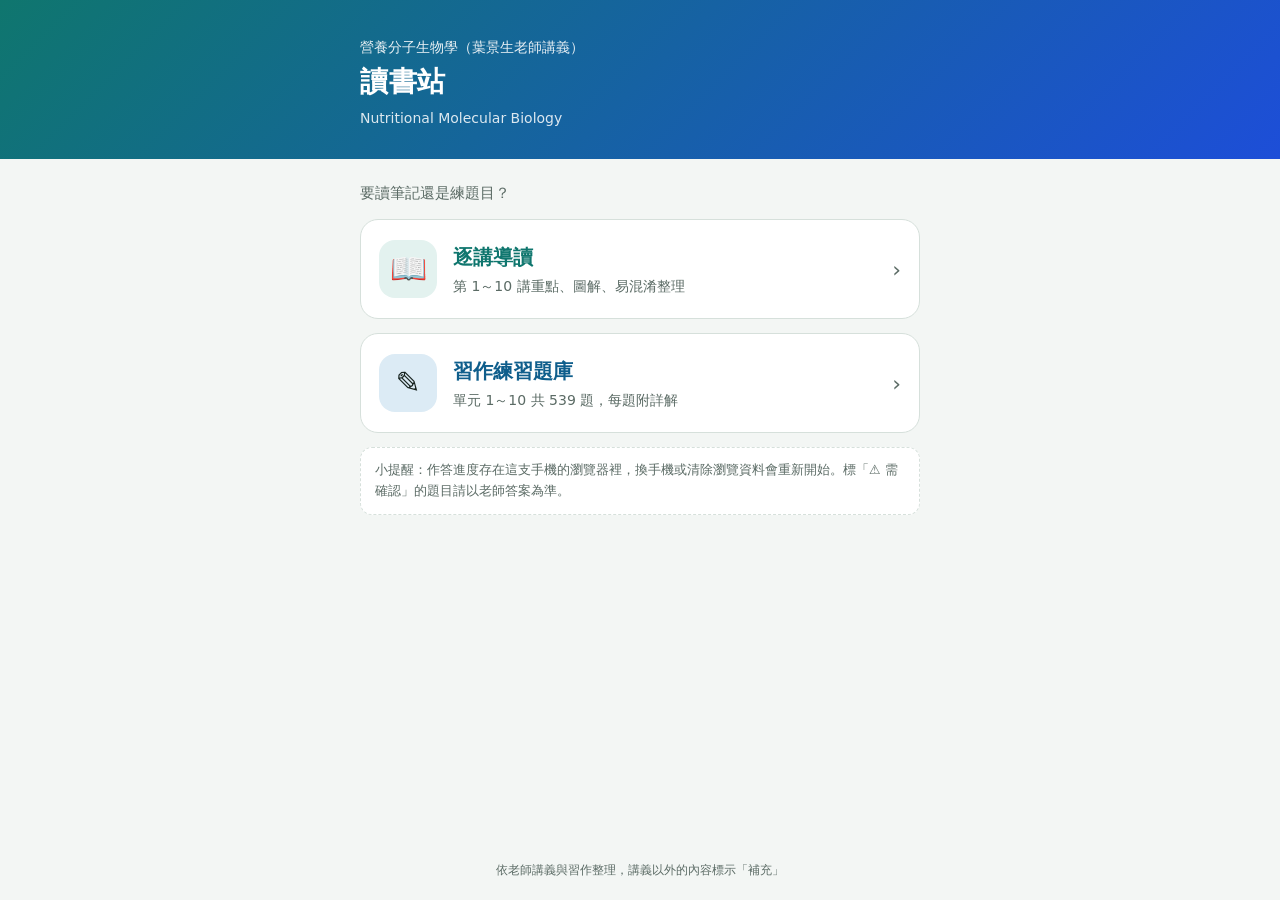
<file: index.html>
<!DOCTYPE html>
<html lang="zh-Hant">
<head>
<meta charset="utf-8">
<meta name="viewport" content="width=device-width,initial-scale=1">
<title>營養分子生物學 讀書站</title>
<meta name="description" content="營養分子生物學（葉景生老師講義）逐講導讀與習作練習">
<style>
:root{--bg:#f3f6f4;--card:#fff;--ink:#17231f;--muted:#5b6b65;--line:#d6e0db;
  --teal:#0f766e;--teal-soft:#e3f2ef;--blue:#0f5e8c;--blue-soft:#dcebf5;
  --f:"Noto Sans TC","PingFang TC","Microsoft JhengHei",system-ui,sans-serif}
@media (prefers-color-scheme:dark){:root{--bg:#0f1517;--card:#172025;--ink:#e7eef2;--muted:#9fb0b8;--line:#2a3a40;
  --teal:#5ec9b8;--teal-soft:#15302c;--blue:#6cb8e6;--blue-soft:#18303e;color-scheme:dark}}
*{box-sizing:border-box}
body{margin:0;min-height:100dvh;background:var(--bg);color:var(--ink);font-family:var(--f);line-height:1.6;
  display:flex;flex-direction:column}
header{background:linear-gradient(135deg,#0f766e,#1d4ed8);color:#fff;padding:36px 20px 30px}
.wrap{max-width:560px;margin:0 auto;width:100%}
.book{font-size:14px;opacity:.9}
h1{font-size:28px;line-height:1.3;margin:6px 0 6px;letter-spacing:.02em}
.en{font-size:14px;opacity:.85}
main{flex:1;padding:22px 16px 32px}
.pick{font-size:15px;color:var(--muted);margin:0 0 14px}
a.card{display:flex;gap:16px;align-items:center;text-decoration:none;color:var(--ink);background:var(--card);
  border:1px solid var(--line);border-radius:18px;padding:20px 18px;margin-bottom:14px;
  transition:transform .12s ease, box-shadow .12s ease}
a.card:active{transform:scale(.98)}
@media (hover:hover){a.card:hover{box-shadow:0 6px 20px rgba(0,0,0,.08);transform:translateY(-2px)}}
a.card:focus-visible{outline:3px solid var(--blue);outline-offset:2px}
.ic{flex:none;width:58px;height:58px;border-radius:16px;display:grid;place-items:center;font-size:30px}
.guide .ic{background:var(--teal-soft)}
.quiz .ic{background:var(--blue-soft)}
.t{font-size:20px;font-weight:700;margin:0}
.guide .t{color:var(--teal)} .quiz .t{color:var(--blue)}
.d{font-size:14px;color:var(--muted);margin:2px 0 0}
.go{margin-left:auto;font-size:22px;color:var(--muted)}
.tip{font-size:13px;color:var(--muted);background:var(--card);border:1px dashed var(--line);border-radius:12px;padding:12px 14px;margin-top:8px}
footer{font-size:12px;color:var(--muted);text-align:center;padding:0 16px 20px}
</style>
</head>
<body>
<header><div class="wrap">
  <div class="book">營養分子生物學（葉景生老師講義）</div>
  <h1>讀書站</h1>
  <div class="en">Nutritional Molecular Biology</div>
</div></header>
<main><div class="wrap">
  <p class="pick">要讀筆記還是練題目？</p>
  <a class="card guide" href="guide/">
    <span class="ic" aria-hidden="true">📖</span>
    <span><p class="t">逐講導讀</p><p class="d">第 1～10 講重點、圖解、易混淆整理</p></span>
    <span class="go" aria-hidden="true">›</span>
  </a>
  <a class="card quiz" href="quiz/">
    <span class="ic" aria-hidden="true">✎</span>
    <span><p class="t">習作練習題庫</p><p class="d">單元 1～10 共 539 題，每題附詳解</p></span>
    <span class="go" aria-hidden="true">›</span>
  </a>
  <div class="tip">小提醒：作答進度存在這支手機的瀏覽器裡，換手機或清除瀏覽資料會重新開始。標「⚠ 需確認」的題目請以老師答案為準。</div>
</div></main>
<footer>依老師講義與習作整理，講義以外的內容標示「補充」</footer>
</body>
</html>
</file>
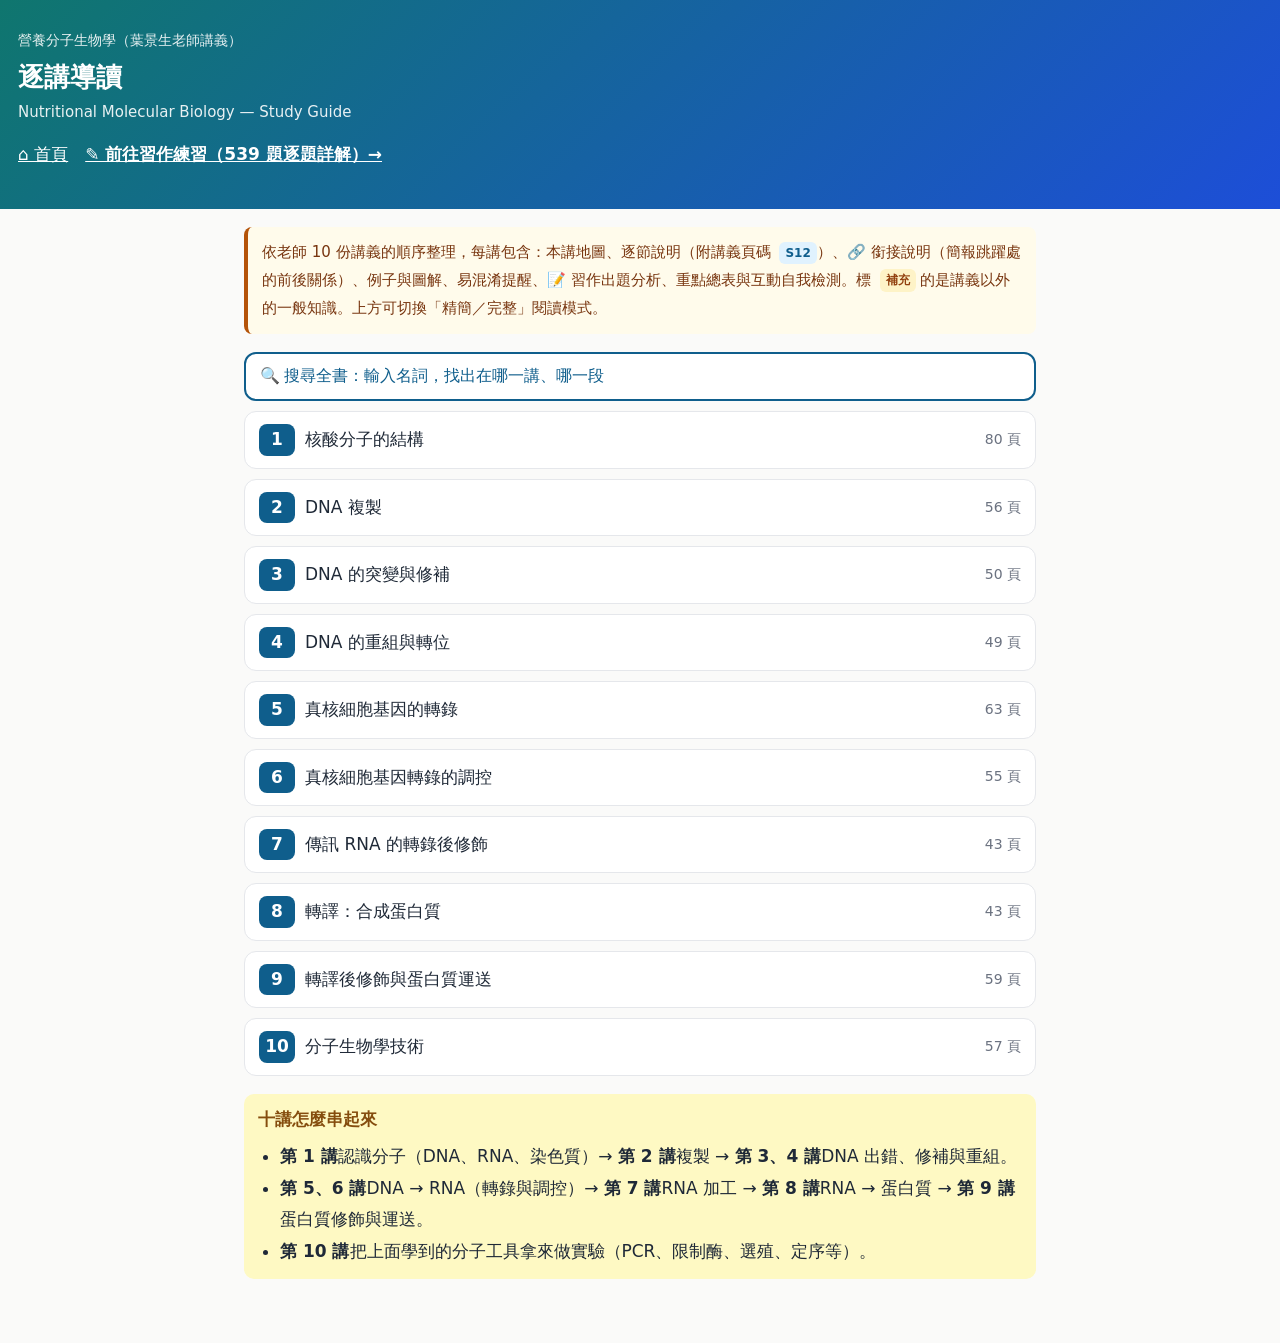
<file: guide/index.html>
<!DOCTYPE html>
<html lang="zh-Hant"><head><meta charset="UTF-8"><meta name="viewport" content="width=device-width, initial-scale=1">
<title>營養分子生物學 逐講導讀</title><link rel="stylesheet" href="mb.css">
<style>.chl a{display:flex;gap:10px;align-items:center;background:#fff;border:1px solid #e5e7eb;border-radius:12px;padding:12px 14px;margin:10px 0;color:#1f2937;text-decoration:none}
.chl .n{background:#0f5e8c;color:#fff;border-radius:8px;min-width:36px;text-align:center;font-weight:700}.chl .p{margin-left:auto;color:#6b7280;font-size:14px;white-space:nowrap}
.chl a.todo{opacity:.45;pointer-events:none}</style></head>
<body><header><div class="book">營養分子生物學（葉景生老師講義）</div><h1>逐講導讀</h1><div class="en">Nutritional Molecular Biology — Study Guide</div><p style="margin-top:12px"><a href="../" style="color:inherit">⌂ 首頁</a>　<a href="../quiz/" style="color:inherit;font-weight:700">✎ 前往習作練習（539 題逐題詳解）→</a></p></header>
<main>
<div class="note">依老師 10 份講義的順序整理，每講包含：本講地圖、逐節說明（附講義頁碼 <span class="src">S12</span>）、🔗 銜接說明（簡報跳躍處的前後關係）、例子與圖解、易混淆提醒、📝 習作出題分析、重點總表與互動自我檢測。標 <span class="add">補充</span> 的是講義以外的一般知識。上方可切換「精簡／完整」閱讀模式。</div>
<div class="chl" id="chl"></div>
<div class="sum"><b class="t">十講怎麼串起來</b><ul>
<li><b>第 1 講</b>認識分子（DNA、RNA、染色質）→ <b>第 2 講</b>複製 → <b>第 3、4 講</b>DNA 出錯、修補與重組。</li>
<li><b>第 5、6 講</b>DNA → RNA（轉錄與調控）→ <b>第 7 講</b>RNA 加工 → <b>第 8 講</b>RNA → 蛋白質 → <b>第 9 講</b>蛋白質修飾與運送。</li>
<li><b>第 10 講</b>把上面學到的分子工具拿來做實驗（PCR、限制酶、選殖、定序等）。</li>
</ul></div>
</main>
<script src="mb_core.js"></script>
<script>
const counts=[80,56,50,49,63,55,43,43,59,57];
document.getElementById('chl').innerHTML=FOX_CH.map((t,i)=>{const k=i+1,f=`mb_ch${String(k).padStart(2,'0')}.html`,d=FOX_DONE.includes(k);
 return `<a href="${f}" class="${d?'':'todo'}"><span class="n">${k}</span><span>${t}</span><span class="p">${counts[i]} 頁${d?'':'・製作中'}</span></a>`}).join('');
</script></body></html>
</file>
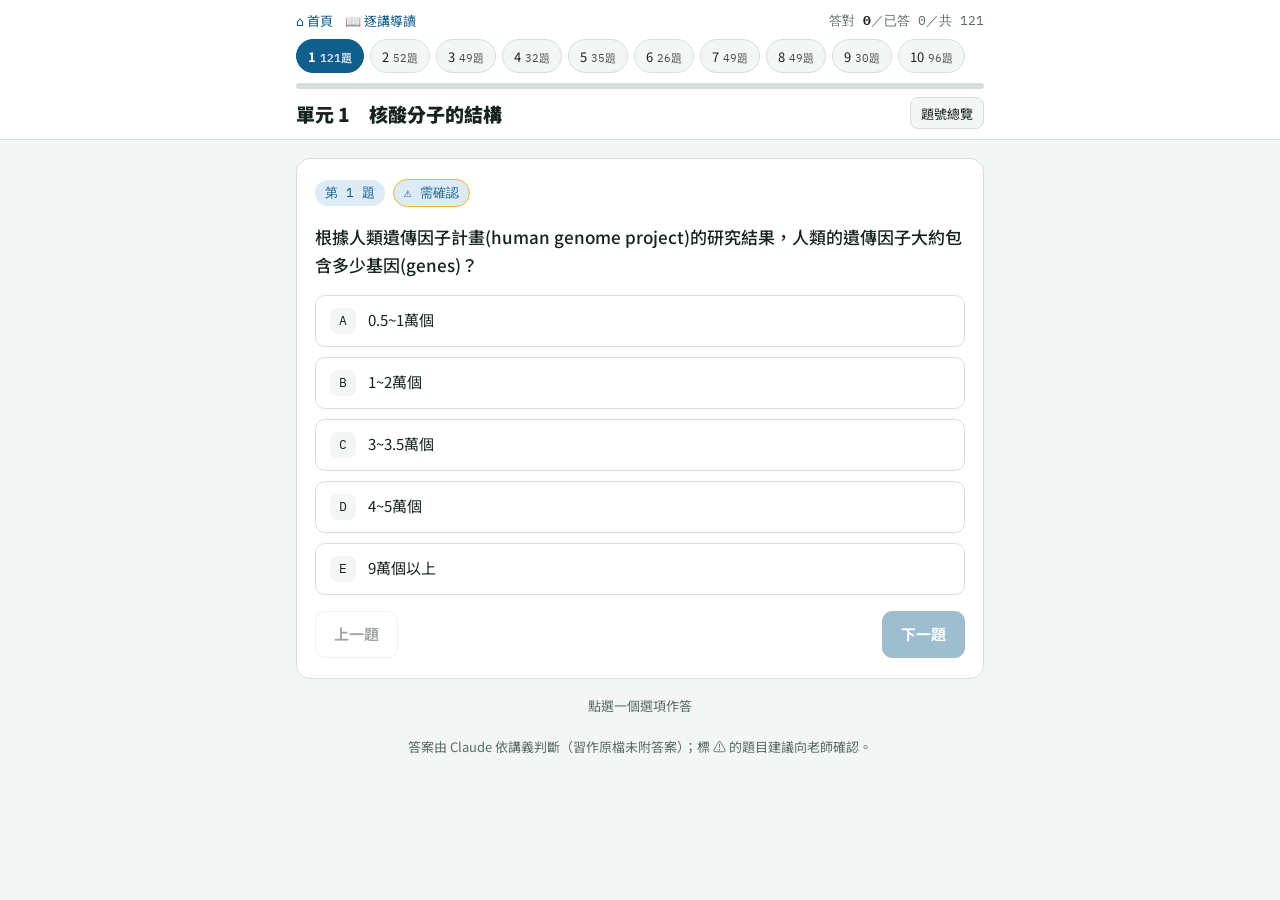
<file: quiz/index.html>
<!doctype html>
<html lang="zh-Hant"><head><meta charset="utf-8"><meta name="viewport" content="width=device-width,initial-scale=1">
<title>營養分子生物學 習作練習</title>
<link rel="preconnect" href="https://fonts.googleapis.com">
<link rel="stylesheet" href="https://fonts.googleapis.com/css2?family=Noto+Sans+TC:wght@400;500;700;900&family=IBM+Plex+Mono:wght@500&display=swap">
<style>
/* VOICE: calm study tool, same family as the user's 生化測驗
   IDEA: a workbook page — one question card at a time, answer key revealed after answering
   PICTURE: the question card itself
   COLOUR and TYPE: teal accent on pale ground, Noto Sans TC + IBM Plex Mono numerals
   LAYOUT: sticky header with unit tabs and progress, single column card */
:root{color-scheme:light;
  --bg:#f3f6f4; --surface:#ffffff; --ink:#17231f; --muted:#5b6b65; --line:#d6e0db;
  --accent:#0f5e8c; --accent-soft:#dcebf5; --yolk:#f2b632; --yolk-soft:#fdf1d4;
  --good:#1d8a4c; --good-soft:#e2f4e8; --bad:#c2402e; --bad-soft:#fbe6e2;
  --f-body:"Noto Sans TC","PingFang TC","Microsoft JhengHei",system-ui,sans-serif;
  --f-mono:"IBM Plex Mono",ui-monospace,Menlo,monospace}
@media (prefers-color-scheme: dark){:root:not([data-theme="light"]){
  --bg:#0f1517; --surface:#172025; --ink:#e7eef2; --muted:#9fb0b8; --line:#2a3a40;
  --accent:#6cb8e6; --accent-soft:#18303e; --yolk:#f2c45a; --yolk-soft:#3a2f14;
  --good:#5bd38d; --good-soft:#163323; --bad:#ff8a77; --bad-soft:#3b1e19; color-scheme:dark}}
:root[data-theme="dark"]{--bg:#0f1517; --surface:#172025; --ink:#e7eef2; --muted:#9fb0b8; --line:#2a3a40;
  --accent:#6cb8e6; --accent-soft:#18303e; --yolk:#f2c45a; --yolk-soft:#3a2f14;
  --good:#5bd38d; --good-soft:#163323; --bad:#ff8a77; --bad-soft:#3b1e19; color-scheme:dark}
*{box-sizing:border-box;min-width:0}
body{margin:0;background:var(--bg);color:var(--ink);font-family:var(--f-body);font-size:16px;line-height:1.65;overflow-x:clip}
.wrap{max-width:720px;margin:0 auto;padding:0 16px 48px}
header{position:sticky;top:0;z-index:5;background:var(--surface);border-bottom:1px solid var(--line)}
.head-in{max-width:720px;margin:0 auto;padding:10px 16px 10px;display:grid;gap:8px}
.row{display:flex;align-items:center;justify-content:space-between;gap:12px;flex-wrap:wrap}
.eyebrow{font-size:12px;color:var(--muted)}
h1{margin:0;font-size:19px;font-weight:900;text-wrap:balance}
.units{display:flex;gap:6px;overflow-x:auto;padding-bottom:2px;scrollbar-width:thin}
.units button{flex:none;font:inherit;font-size:13px;border:1px solid var(--line);background:var(--bg);color:var(--ink);border-radius:99px;padding:5px 11px;cursor:pointer;min-height:34px}
.units button.on{background:var(--accent);border-color:var(--accent);color:var(--surface);font-weight:700}
.units button .d{font-family:var(--f-mono);font-size:11px;opacity:.8;margin-left:4px}
.stats{font-family:var(--f-mono);font-size:13px;color:var(--muted);font-variant-numeric:tabular-nums}
.stats b{color:var(--ink)}
.bar{height:6px;border-radius:99px;background:var(--line);overflow:hidden}
.bar i{display:block;height:100%;width:0;background:var(--accent);transition:width .3s}
.gridbtn{font:inherit;font-size:13px;border:1px solid var(--line);background:var(--bg);color:var(--ink);border-radius:8px;padding:4px 10px;cursor:pointer;min-height:32px}
.grid{display:grid;grid-template-columns:repeat(auto-fill,minmax(40px,1fr));gap:6px;padding-block:6px 2px;max-height:40vh;overflow-y:auto}
.grid[hidden]{display:none}
@media (max-width:600px){.grid{max-height:28vh;gap:5px;grid-template-columns:repeat(auto-fill,minmax(36px,1fr))}.grid button{height:32px;font-size:12px}}
.grid button{font-family:var(--f-mono);font-size:13px;height:36px;border-radius:8px;border:1px solid var(--line);background:var(--surface);color:var(--ink);cursor:pointer}
.grid button.ok{background:var(--good-soft);border-color:var(--good);color:var(--good)}
.grid button.no{background:var(--bad-soft);border-color:var(--bad);color:var(--bad)}
.grid button.cur{outline:2px solid var(--accent);outline-offset:1px}
.row.top{flex-wrap:nowrap}
.links{display:flex;gap:12px;font-size:13px;white-space:nowrap}
.links a{color:var(--accent);text-decoration:none}
.row h1{flex:1;min-width:0;white-space:nowrap;overflow:hidden;text-overflow:ellipsis}
@media (max-width:600px){
  body{font-size:15px}
  .head-in{padding:8px 12px;gap:6px}
  h1{font-size:15px}
  .stats{font-size:12px}
  .units button{font-size:12px;padding:3px 9px;min-height:28px}
  .units button .d{font-size:10px}
  .bar{height:4px}
  .gridbtn{font-size:12px;min-height:28px;padding:2px 9px}
  .wrap{padding:0 10px 40px}
  main{padding-top:12px;gap:12px}
  .card{padding:16px 14px;gap:13px}
  .stem{font-size:15.5px}
  .opt{font-size:14.5px;padding:10px 12px;gap:10px}
  .opt .k{flex-basis:24px;height:24px;font-size:12px}
  .exp{font-size:14.5px}
  .exp ul{font-size:13.5px}
  .verdict{font-size:15px}
}
main{padding-top:18px;display:grid;gap:16px}
.card{background:var(--surface);border:1px solid var(--line);border-radius:14px;padding:20px 18px;display:grid;gap:16px}
.qnum{display:flex;align-items:center;gap:8px;flex-wrap:wrap}
.qnum span{font-family:var(--f-mono);font-size:13px;background:var(--accent-soft);color:var(--accent);padding:2px 10px;border-radius:99px}
.tag{font-size:12px;background:var(--yolk-soft);color:var(--ink);padding:2px 8px;border-radius:6px;border:1px solid var(--yolk)}
.stem{font-size:17px;font-weight:500;margin:0;overflow-wrap:anywhere}
.opts{display:grid;gap:10px}
.opt{display:flex;gap:12px;align-items:flex-start;text-align:left;font:inherit;font-size:15px;line-height:1.55;padding:12px 14px;border-radius:10px;border:1.5px solid var(--line);background:var(--surface);color:var(--ink);cursor:pointer;width:100%;overflow-wrap:anywhere}
.opt:hover:not([disabled]){border-color:var(--accent)}
.opt:focus-visible,.nav button:focus-visible,.gridbtn:focus-visible,.grid button:focus-visible,.units button:focus-visible{outline:2px solid var(--accent);outline-offset:2px}
.opt .k{font-family:var(--f-mono);flex:0 0 26px;height:26px;border-radius:7px;display:grid;place-items:center;background:var(--bg);font-size:13px}
.opt[disabled]{cursor:default}
.opt.right{border-color:var(--good);background:var(--good-soft)}
.opt.right .k{background:var(--good);color:var(--surface)}
.opt.wrong{border-color:var(--bad);background:var(--bad-soft)}
.opt.wrong .k{background:var(--bad);color:var(--surface)}
.opt.dim{opacity:.55}
.verdict{font-weight:900;font-size:16px}
.verdict.ok{color:var(--good)} .verdict.no{color:var(--bad)}
.exp{border-top:1px dashed var(--line);padding-top:14px;display:grid;gap:10px}
.exp p{margin:0}
.exp ul{margin:0;padding-left:1.2em;display:grid;gap:4px;color:var(--muted);font-size:14.5px}
.exp ul b{color:var(--ink)}
.ref{font-size:13.5px;background:var(--yolk-soft);border-left:3px solid var(--yolk);padding:8px 12px;border-radius:0 8px 8px 0}
.ref a{color:var(--accent)}
.warn{font-size:13.5px;background:var(--bad-soft);border-left:3px solid var(--bad);padding:8px 12px;border-radius:0 8px 8px 0}
.nav{display:flex;gap:10px;justify-content:space-between;flex-wrap:wrap}
.nav button{font:inherit;font-weight:700;font-size:15px;padding:10px 18px;border-radius:10px;border:1.5px solid var(--line);background:var(--surface);color:var(--ink);cursor:pointer;min-height:44px}
.nav button.primary{background:var(--accent);border-color:var(--accent);color:var(--surface)}
.nav button[disabled]{opacity:.4;cursor:default}
.hint{font-size:13px;color:var(--muted);text-align:center;margin:0}
.result h2{margin:0;font-size:22px}
.big{font-family:var(--f-mono);font-size:44px;font-weight:500;color:var(--accent);line-height:1.1}
.wronglist{display:flex;flex-wrap:wrap;gap:6px}
.wronglist button{font-family:var(--f-mono);font-size:13px;border:1px solid var(--bad);background:var(--bad-soft);color:var(--bad);border-radius:8px;padding:4px 10px;cursor:pointer;min-height:32px}
.empty{color:var(--muted);text-align:center;padding:30px 10px}
@media (prefers-reduced-motion:reduce){.bar i{transition:none}}
</style></head>
<body>
<header>
  <div class="head-in">
    <div class="row top"><nav class="links"><a href="../">⌂ 首頁</a><a href="../guide/">📖 逐講導讀</a></nav><div class="stats" id="stats"></div></div>
    <div class="units" id="units" role="tablist" aria-label="選擇單元"></div>
    <div class="bar" aria-hidden="true"><i id="barfill"></i></div>
    <div class="row"><h1 id="utitle">單元 1</h1><button class="gridbtn" id="toggleGrid" aria-expanded="false" aria-controls="grid">題號總覽</button></div>
    <div class="grid" id="grid" hidden></div>
  </div>
</header>
<div class="wrap"><main id="main"></main>
<p class="hint" style="margin-top:20px">答案由 Claude 依講義判斷（習作原檔未附答案）；標 ⚠ 的題目建議向老師確認。</p></div>

<script>window.UNITS={};</script>
<script>
window.UNITS[1]={"q": [{"s": "根據人類遺傳因子計畫(human genome project)的研究結果，人類的遺傳因子大約包含多少基因(genes)？", "o": ["0.5~1萬個", "1~2萬個", "3~3.5萬個", "4~5萬個", "9萬個以上"], "a": 2, "e": "講義 S4：人類基因組 2003 年定序完成，約有 30,000–35,000 個基因，依講義答 3～3.5 萬個。", "x": [], "r": "第 1 講 1-1 分子生物學的里程碑", "w": "近年估計人類蛋白質編碼基因約 2 萬個（選項 B）。考試請依老師講義的數字作答。"}, {"s": "下列何種狀況下，基因的自由分配會發生哪裡？", "o": ["基因位在同源染色體上", "基因位在姊妹染色體上", "基因位在同一染色體上", "基因位在非同源染色體上"], "a": 3, "e": "獨立（自由）分配律要成立，兩對基因必須位在<b>非同源染色體</b>上，減數分裂時各自分到配子，互不影響。", "x": ["A：同源染色體上的是「等位基因」，那是分離律", "B、C：在同一條染色體（或其姊妹染色分體）上的基因會連鎖，一起遺傳，不遵守自由分配"], "r": "第 1 講 1-1 分子生物學的里程碑（孟德爾第二定律）"}, {"s": "根據孟德爾遺傳法則，試問下列敘述何者錯誤？", "o": ["兩個有相同表現型的個體，可有不同的基因型", "個體中每一性狀皆由兩個等位基因(alleles)控制，它們分別來自父母雙方", "人類的身高適用孟德爾遺傳法則", "分離律是指控制同一性狀之等位基因相互分離", "一顯性個體和一隱性個體交配，不會產生半顯性個體"], "a": 2, "e": "身高由許多基因共同決定，再加上營養等環境因素，是<b>多基因遺傳</b>（計量遺傳學），不符合孟德爾單一基因的顯隱性法則。", "x": ["A：AA 與 Aa 外表都是顯性，表現型相同、基因型不同（正確）", "E：完全顯性時，顯性與隱性交配只會得到顯性子代，不會出現中間型（正確）"], "r": "第 1 講 1-1 分子生物學的里程碑（孟德爾第一定律）"}, {"s": "孟德爾的分離律(law of segregation)與自由分配律(independent assortment)，與細胞生物學家對下列何種細胞活動時染色體的觀察相符合的現象?", "o": ["細胞質分割", "有絲分裂", "減數分裂", "染色體不分離"], "a": 2, "e": "兩條定律在細胞上的根據都是<b>減數分裂</b>：同源染色體分開（分離律），不同對染色體隨機排列（獨立分配律）。", "x": ["B：有絲分裂後子細胞染色體與母細胞相同，沒有分離", "D：染色體不分離是異常，會造成唐氏症等非整倍體"], "r": "第 1 講 1-1 分子生物學的里程碑"}, {"s": "關於孟德爾的「分離律」，下列敘述何者錯誤？", "o": ["生物的遺傳性狀是由基因控制，且控制性狀的基因有兩種，一為顯性，一為隱性", "控制一種性狀的基因是成對存在的，形成配子時，會互相分離至配子中", "當顯性基因與隱性基因相遇時，只有顯性性狀會表現出來", "形成配子時，一對基因的分離，對另一對基因的分離沒有影響"], "a": 3, "e": "D 描述的是「一對基因的分離不影響另一對」——這是<b>獨立分配律（第二定律）</b>，不是分離律，所以錯。", "x": ["A、B、C 都是分離律的內容（一對因子、成對存在、配子形成時分開、顯性蓋過隱性）"], "r": "第 1 講 1-1 分子生物學的里程碑"}, {"s": "下列何者為孟德爾的獨立分配律(independent assortment)？", "o": ["不同的性狀特徵各自獨立分配給下一代", "控制性狀的基因有顯性與隱性兩種型式", "每一種生物的性狀是由該種生物的遺傳因子所決定,與他種生物無關", "成對的基因可獨立分配進入配子中"], "a": 0, "e": "獨立分配律講的是<b>不同性狀</b>（不同對基因）各自獨立傳給下一代，例如豌豆的顏色和形狀互不影響。", "x": ["B：顯隱性是分離律的內容", "C：與遺傳定律無關", "D：「成對的基因分開進入配子」是分離律"], "r": "第 1 講 1-1 分子生物學的里程碑"}, {"s": "依據孟德爾實驗，在何種情況下，基因會遵守「獨立分配律」？", "o": ["兩對等位基因在一對染色體上，形成配子時", "精子與卵結合時", "一對等位基因形成配子時", "兩對等位基因位在不同對染色體，形成配子時"], "a": 3, "e": "獨立分配律的條件：<b>兩對</b>等位基因、位在<b>不同對</b>染色體、<b>形成配子時</b>。", "x": ["A：在同一對染色體上會連鎖", "B：受精是配子結合，不是分配", "C：只有一對基因時談的是分離律"], "r": "第 1 講 1-1 分子生物學的里程碑"}, {"s": "下列哪一位科學家提出「天擇說」，使生物的演變得到合理的解釋？", "o": ["虎克", "達爾文", "孟德爾", "達文西"], "a": 1, "e": "達爾文 1859 年《物種原始》提出天擇說（變異、過度繁殖、生存競爭、適者生存）。", "x": ["A：虎克命名「細胞」", "C：孟德爾是遺傳學之父", "D：達文西是藝術家"], "r": "第 1 講 1-1 分子生物學的里程碑（達爾文天擇說）"}, {"s": "有關於格里夫茲(Frederick Griffith)實驗的敘述，下列何者錯誤？", "o": ["粗糙型(R型)是不具有致病性", "光滑型(S型)是具有致病性", "性狀轉變(transformation)可改變而成為有莢膜的肺炎雙球菌", "加熱可破壞S菌株的DNA"], "a": 3, "e": "加熱殺死 S 菌主要是讓<b>蛋白質</b>變性；DNA 加熱後降溫可以復性，仍保有轉化能力——正因如此，死 S 菌的 DNA 才能讓 R 菌轉型。", "x": ["A、B：R 型無莢膜不致病、S 型有莢膜致病（正確）", "C：轉型後的 R 菌會長出莢膜（正確）"], "r": "第 1 講 1-1 分子生物學的里程碑（格里夫茲實驗）"}, {"s": "下列有關格里夫茲實驗的敘述，何者正確？", "o": ["所用的S型肺炎雙球菌因具莢膜使菌體外表光滑，所以稱為光滑型", "結果證實R型肺炎雙球菌的遺傳物質可進入用熱殺死的S型菌體內使其復活", "熱殺死的S型肺炎雙球菌之遺傳物質可進入R型肺炎球菌，使其發生轉型作用", "結果證實使S型肺炎球菌轉型成R型肺炎雙球菌的物質是DNA"], "a": 2, "e": "熱死 S 菌的遺傳物質（後來證實是 DNA）進入活的 R 菌，使 R 菌轉型成 S 菌。", "x": ["A：「光滑」指的是<b>菌落</b>外觀，不是單一菌體表面，題目寫法不精確", "B：方向相反，是 S 的物質進入 R，死菌也不會復活", "D：方向錯（R 轉成 S），且格里夫茲本人沒有證明是 DNA（那是艾佛瑞）"], "r": "第 1 講 1-1 分子生物學的里程碑（格里夫茲實驗）"}, {"s": "細菌質體(plasmid)為獨立於染色體外的環狀DNA，可用於將基因帶入菌體中(如大腸桿菌)，此質體送入菌體的過程稱為：", "o": ["transformation(轉形作用)", "amplification(放大作用)", "electroporation(電脈衝穿孔術)", "construction(構築作用)"], "a": 0, "e": "把外來 DNA（如質體）送進細菌、使其獲得新性狀，稱為<b>轉形作用</b>（transformation），和格里夫茲實驗是同一個詞。", "x": ["C：電脈衝穿孔是把 DNA 送進細胞的「方法」之一，不是這個過程的名稱", "B、D：放大、構築都不是"], "r": "第 10 講 (6) 重組 DNA 技術；第 1 講 格里夫茲實驗"}, {"s": "若將由已殺死有莢膜(capsule)之肺炎雙球菌提取之內含物中加入下列何種物質，則不能使無莢膜R型肺炎雙球菌變成有莢膜S型肺炎菌？", "o": ["蛋白酶(protease)", "RNA酶", "DNA酶", "加熱100℃後慢慢冷卻", "脂肪酶(lipase)"], "a": 2, "e": "艾佛瑞的實驗：只有加入 <b>DNA 酶</b>把 DNA 分解掉，轉化才會消失；分解蛋白質、RNA、脂質都還能轉化。", "x": ["D：加熱後慢慢冷卻，DNA 會復性，仍有轉化力", "A、B、E：破壞的不是遺傳物質"], "r": "第 1 講 1-1 分子生物學的里程碑（格里夫茲實驗）"}, {"s": "下列有關於R型肺炎雙球球菌在實驗鼠中所產的子代之推論，何者正確？", "o": ["外表型改變而基因型不變", "基因型改變而外表型不變", "外表型隨基因型的改變而變", "基因型隨外表型的改變而變"], "a": 2, "e": "R 菌吸收了 S 菌的 DNA，<b>基因型先改變</b>，於是長出莢膜，外表型跟著改變；而且能穩定遺傳給後代。", "x": ["A、B：兩者是一起改變的", "D：因果顛倒——是基因決定外表，不是外表改變基因"], "r": "第 1 講 1-1 分子生物學的里程碑"}, {"s": "若取放射性同位素32P和35S，分別標記在噬菌體的核 酸及蛋白質外殼上，以此病毒感染寄主後立即做放射 性同位素測定，則下列什麼構造會呈現放射性同位素32P和35S？", "o": ["寄主細胞內有32P，細胞外有35S", "寄主細胞內有35S，細胞外有32P", "寄主細胞內有32P和35S，細胞外則無", "寄主細胞外有32P和35S，細胞內則無"], "a": 0, "e": "噬菌體只把 <b>DNA（³²P）</b>注入細菌，<b>蛋白質外殼（³⁵S）</b>留在細胞外。", "x": [], "r": "第 1 講 1-1 分子生物學的里程碑（赫雪－蔡斯實驗）"}, {"s": "下列敘述何者錯誤？", "o": ["生物愈高等其細胞所含的染色體數目愈多", "Watson-Crick(華生-克立克)認為DNA的複製是以半保留方式(semiconservative)進行", "Sanger發展出蛋白質與核酸定序方法，兩度獲得諾貝爾獎", "有些病毒DNA在生命週期的一段時間是單股的"], "a": 0, "e": "染色體數目和生物高等與否無關，例如人類 46 條，馬鈴薯 48 條、狗 78 條、某些蕨類上千條。", "x": ["B：華生與克里克依鹼基互補提出半保留複製（正確）", "C：Sanger 兩度獲諾貝爾化學獎（胰島素定序、DNA 定序）（正確）", "D：如某些病毒的 DNA 是單股（正確）"], "r": "第 1 講 1-1 分子生物學的里程碑"}, {"s": "根據Watson-Crick(華生-克立克)的DNA模式，有關兩股核苷酸鏈結合的力量，下列何者為非？", "o": ["鹼基間的堆積力量(stacking of the bases)", "磷酸根與鹼基間之離子交互作用(ionic interaction)", "各鹼基間所形成的氫鍵(hydrogen bonds between bases)", "鹼基間所產生的凡得瓦爾交互作用(Van der Waals interaction)"], "a": 1, "e": "維持兩股結合的是<b>鹼基間氫鍵</b>與<b>鹼基堆積力</b>（含凡得瓦力、疏水作用）。磷酸根帶負電，在外側反而互相排斥，不是靠它和鹼基的離子作用結合。", "x": [], "r": "第 1 講 1-2 DNA 的結構（雙股螺旋的結構特徵）"}, {"s": "有關核苷酸(nucleotides)之敘述，下列何者正確？", "o": ["核苷酸(nucleotides)結構由1個五碳糖(pentose)、1個含氮鹼基(nitrogenous base group)及至少1個磷酸基團(phosphate group)所組成", "核苷(nucleosides)可利用磷酸二酯鍵(phosphodiester bond)形成核苷酸(nucleotides)", "核苷酸(nucleotides)在280 nm波長下有較大吸光值", "ATP、CTP、GTP及UTP等核苷酸(nucleotides)皆可作為合成DNA之原料"], "a": 0, "e": "核苷酸＝五碳糖＋含氮鹼基＋至少一個磷酸（可有 1～3 個，如 AMP、ADP、ATP）。", "x": ["B：核苷加磷酸是酯鍵；磷酸二酯鍵是連接相鄰核苷酸", "C：核酸吸收 260 nm；280 nm 是蛋白質", "D：合成 DNA 要用 dATP、dCTP、dGTP、dTTP"], "r": "第 1 講 1-2 DNA 的結構（核苷酸）"}, {"s": "對於嘌呤核苷酸(purine nucleotides)分解的敘述，下列何者正確？", "o": ["人體內嘌呤核苷酸分解過程是由核苷酸(nucleotides)降解為核苷(nucleosides)，再由核苷降解為鹼基，最後形成終產物", "人體內嘌呤核苷酸分解過程包括還原作用(reduction)與轉胺作用(transamination)", "人體內具有酵素可將嘌呤環狀結構打開而形成中間產物尿囊素(allantoin)", "人體內分解嘌呤之最終產物為尿素(urea)"], "a": 0, "e": "人體分解嘌呤：核苷酸 → 去磷酸成核苷 → 切成鹼基 → 次黃嘌呤 → 黃嘌呤 → 尿酸。", "x": ["B：主要是水解、去胺與氧化，不是還原與轉胺", "C：人類沒有尿酸氧化酶，無法開環成尿囊素", "D：終產物是尿酸；尿素來自胺基酸"], "r": "第 1 講 1-2 DNA 的結構（核酸代謝補充）"}, {"s": "下列關於嘌呤核苷(purine nucleosides)分解的敘述，何者正確？", "o": ["分解之最終產物為尿素(urea)", "分解過程包括去胺作用(deamination)", "分解過程最後一步驟為還原作用(reduction)", "若嘌呤核苷磷酸酶(purine nucleoside phoshorylase)缺乏，會導致貧血"], "a": 1, "e": "腺苷經<b>腺苷脫胺酶（ADA）</b>去胺成肌苷，所以分解過程有去胺作用。", "x": ["A：終產物是尿酸", "C：最後一步是黃嘌呤氧化酶的<b>氧化</b>", "D：PNP 缺乏造成嚴重的 T 細胞免疫缺陷，不是貧血"], "r": "第 1 講 1-2 DNA 的結構（核酸代謝補充）"}, {"s": "核苷酸包含有鹼基(base)、五碳糖(ribose)與磷酸(phosphoric acid)。其中鹼基是接在五碳糖的那個碳上？", "o": ["1'", "2'", "3'", "5'"], "a": 0, "e": "鹼基接在五碳糖的 <b>1′</b> 碳（N-糖苷鍵），磷酸接 5′，下一個核苷酸接 3′。", "x": [], "r": "第 1 講 1-2 DNA 的結構（核苷酸）"}, {"s": "華生(James-Watson)與克里克(Francis-Crick)是參考下列哪一位學者所做的X-射線繞射圖譜，而提出DNA的立體結構？", "o": ["孟德爾(Gregor-Mendel)", "洒吞(Walter-Sutton)", "巴夫萊(Theodor-Boveri)", "富蘭克林(Rosalind-Franklin )"], "a": 3, "e": "華生與克里克參考<b>富蘭克林</b>拍攝的 DNA X 光繞射圖，加上查加夫法則，提出雙股螺旋。", "x": ["A：孟德爾是遺傳學之父", "B、C：薩頓與巴夫萊提出染色體遺傳學說"], "r": "第 1 講 1-2 DNA 的結構（雙股螺旋的結構特徵）"}, {"s": "有關遺傳物質的敘述，下列何者正確？", "o": ["所有具遺傳能力者均以DNA為遺傳物質", "真核生物以DNA為遺傳物質，原核生物以RNA為遺傳物質", "目前僅有部分病毒以RNA為遺傳物質，其他均是以DNA為遺傳物質", "生物可以任意使用DNA或RNA為遺傳物質"], "a": 2, "e": "細胞生物都以 DNA 為遺傳物質；只有部分<b>病毒</b>（如流感、HIV、新冠病毒）以 RNA 為遺傳物質。", "x": ["A：RNA 病毒是例外", "B：原核生物也用 DNA"], "r": "第 1 講 1-1 分子生物學的里程碑（赫雪－蔡斯實驗）"}, {"s": "營養與基因間的交互作用不包括下列何者？", "o": ["營養素可以影響基因表現", "基因變異(基因多型性)可影響營養素的代謝或需求", "營養素可影響表觀遺傳(epigenetics)(DNA或組蛋白的甲基化或乙醯化)", "營養素可以直接改變DNA序列"], "a": 3, "e": "營養素可以影響基因<b>表現</b>與表觀遺傳（甲基化、乙醯化），基因變異也會影響營養需求；但營養素<b>不會直接改變 DNA 序列</b>。", "x": [], "r": "第 1 講 1-4 組蛋白（營養連結）；第 6 講 DNA 甲基化"}, {"s": "下列關於人類DNA的敘述，何者正確？", "o": ["為一環狀雙股(circular double-helical)結構", "約有1%之細胞中DNA位於粒線體(mitochondria)", "不到10%基因組(genome)具有重複序列(repetitive sequences)", "DNA之蛋白質譯碼(coding)區域不會出現外顯子(exon)介入序列(intervening sequences)"], "a": 1, "e": "人體約 1% 的 DNA 位於粒線體（環狀，主要編碼呼吸鏈相關蛋白）。", "x": ["A：人類核 DNA 是線狀；環狀的是細菌與粒線體", "C：人類基因體超過一半是重複序列（LINE、Alu 等）", "D：真核基因的編碼區會被內含子打斷"], "r": "第 1 講；第 4 講 反轉錄轉位子"}, {"s": "關於DNA (deoxyribonucleic acid)結構的敘述，下列何者正確？", "o": ["DNA之去氧核苷酸(deoxynucleotide)組成，包括去氧腺嘌呤核苷酸(deoxyadenylate)、去氧胞嘧啶核苷酸(deoxycytidylate)、胸腺嘧啶核苷酸(thymidylate)及尿嘧啶核苷酸(uridylate)", "DNA分子之去氧腺苷核苷酸(deoxyadenosine nucleotide)濃度與胸苷核苷酸(thymidine nucleotide)濃度相同", "DNA雙股螺旋結構主要是由嘌呤(purine)與嘧啶(pyrimidine)間的共價鍵(covalent bond)來維繫", "大部分DNA雙股螺旋是左旋(left handed)，即逆時鐘形式"], "a": 1, "e": "依查加夫法則與鹼基配對，雙股 DNA 中 A＝T、G＝C，所以 dA 與 dT 的量相同。", "x": ["A：DNA 不含尿嘧啶", "C：兩股間靠氫鍵，不是共價鍵", "D：細胞內主要是右旋的 B-DNA"], "r": "第 1 講 1-2 DNA 的結構（鹼基配對的計算）"}, {"s": "基因變異可能影響我們對食物的耐受度，下列敘述何者錯誤？", "o": ["乳糖酶(lactase, LCT)基因變異與乳製品耐受度有關", "醛脫氫酶(aldehyde dehydrogenase, ALDH)基因與醇脫氫酶(alcohol dehydrogenase, ADH)基因變異與咖啡因耐受度有關", "亞甲基四氫葉酸還原酶(methylene tetrahydrofolate reductase, MTHFR)基因變異與葉酸需要量有關", "人類白血球抗原(human leukocyte antigen, HLA)基因變異與麩質耐受度有關"], "a": 1, "e": "ALDH、ADH 與<b>酒精</b>代謝有關（喝酒臉紅）；咖啡因主要由 <b>CYP1A2</b> 代謝。", "x": ["A：LCT → 乳糖不耐（正確）", "C：MTHFR → 葉酸需要量（正確）", "D：HLA-DQ2／DQ8 → 乳糜瀉（正確）"], "r": "第 1 講 習作出題分析（營養基因體學）"}, {"s": "下列有關遺傳訊息表現的敘述，何者錯誤？", "o": ["轉譯作用在核糖體進行", "複製時DNA聚合酶作用的方向為5端朝向3端", "轉譯的起始位置稱為啟動子(promoter)", "原核細胞遺傳訊息的轉錄與轉譯同時進行"], "a": 2, "e": "啟動子是<b>轉錄</b>的起始位置（RNA 聚合酶結合處）；轉譯的起始是起始密碼 AUG。", "x": ["A：轉譯在核糖體（正確）", "B：DNA 聚合酶 5′→3′（正確）", "D：原核沒有核膜，轉錄與轉譯可同時進行（正確）"], "r": "第 5 講 啟動子；第 8 講 起始"}, {"s": "下列那個現象最能顯示DNA為遺傳物質？", "o": ["RNA的生物合成必須以單股DNA做為模版", "DNA的轉化作用(transformation)能改變細菌的表型(phenotype)", "DNA存在於原核生物中", "DNA存在於所有的真核的細胞核中"], "a": 1, "e": "只把 DNA 送進細菌就能改變細菌的表型（轉形作用），直接證明 DNA 攜帶遺傳訊息。", "x": ["A、C、D：只說明 DNA 存在或被使用，不能證明它就是遺傳物質"], "r": "第 1 講 1-1 分子生物學的里程碑"}, {"s": "下列關於當時發現DNA構造的敘述，何者錯誤？", "o": ["DNA為雙股螺旋結構", "DNA構造的外側是五碳糖、內側是含氮鹼基", "DNA由兩條方向相同且平行的核苷酸鏈組成", "DNA雙股間以氫鍵互相連接"], "a": 2, "e": "兩股是<b>反向平行</b>（一股 5′→3′、另一股 3′→5′），不是同向。", "x": ["A、B、D 都正確：雙股螺旋、骨架在外鹼基在內、氫鍵連接"], "r": "第 1 講 1-2 DNA 的結構（雙股螺旋的結構特徵）"}, {"s": "去氧核糖核酸(DNA)雙股螺旋(double helix)結構為二十世紀最偉大的發現之一。雙股螺旋結構之穩定性主要來自下列何者？", "o": ["鄰近嘧啶(pyrimidine)間之氫鍵", "鄰近嘌呤(purine)間之氫鍵", "不同股DNA嘌呤(purine)與嘧啶(pyrimidine)間之氫鍵", "雙股螺旋結構本身"], "a": 2, "e": "雙股的結合力來自<b>不同股</b>之間嘌呤與嘧啶的氫鍵（A=T、G≡C），再加上鹼基堆積力。", "x": ["A、B：同一股相鄰鹼基之間是堆積力，不是氫鍵", "D：答非所問"], "r": "第 1 講 1-2 DNA 的結構"}, {"s": "關於嘌呤(purine)與嘧啶(pyrimidine)的敘述，下列何者錯誤？", "o": ["嘌呤與嘧啶結構皆含有N (nitrogen)", "嘌呤的環狀結構較嘧啶的環狀結構小", "guanine為一種嘌呤", "thymine結構含有甲基(-CH3)"], "a": 1, "e": "嘌呤是<b>雙環</b>（較大），嘧啶是單環，所以「嘌呤較小」錯。", "x": ["A：兩者都含氮（正確）", "C：G 是嘌呤（正確）", "D：T 比 U 多一個甲基（正確）"], "r": "第 1 講 1-2 DNA 的結構（嘌呤與嘧啶）"}, {"s": "何者可提供嘌呤(purine)生合成環狀結構之C來源？", "o": ["葡萄糖(glucose)", "甲硫胺酸(methionine)", "N10-甲醛四氫葉酸(N10-formyl-tetrahydrofolate)", "丙酮酸(pyruvate)"], "a": 2, "e": "嘌呤環的部分碳原子由 <b>N¹⁰-甲醯四氫葉酸</b>（葉酸衍生物）提供，所以葉酸不足會影響核酸合成。", "x": ["A、D：葡萄糖經五碳糖途徑提供核糖，不是環上的碳", "B：甲硫胺酸提供甲基給 SAM，不是嘌呤環碳"], "r": "第 1 講 1-2 DNA 的結構（核酸代謝補充）"}, {"s": "請指出何者不是核糖核酸(ribonucleic acid, RNA)的特性？", "o": ["其五碳2'位置上為羥基(hydroxy group, -OH)", "很多核糖核酸如tRNA能形成雙螺旋構造", "在RNA的分子內A和G可分別與U和C形成氫鍵", "在RNA的分子內A和U，以及G和C的量均等"], "a": 3, "e": "RNA 是單股，A 與 U、G 與 C 的量<b>不一定</b>相等；查加夫法則只適用雙股 DNA。", "x": ["A：核糖 2′ 是 –OH（正確）", "B、C：tRNA 等可在分子內自我配對形成雙股區（正確）"], "r": "第 1 講 1-2 DNA 的結構（DNA 與 RNA 的比較）"}, {"s": "依照華生和克立克的DNA分子模型，當我們知道某DNA分子其中一股的鹽基排列次序為5’-AATTGC-3’時，另一股的鹽基排列次序應為何？", "o": ["AATTGC", "TTGGAC", "TTAACG", "TTAAGC"], "a": 2, "e": "5′-AATTGC-3′ 的互補股逐字對應是 3′-TTAACG-5′，選項沒標方向，逐字對齊即為 TTAACG。", "x": ["若要寫成 5′→3′，則是 5′-GCAATT-3′"], "r": "第 1 講 1-2 DNA 的結構（鹼基配對的計算）"}, {"s": "寡核酸5’-GTGATCAAGC-3’可與下列何者形成雙股結構？", "o": ["5’-GTCCGACTGC-3’", "5’-CACTAGTTCG-3’", "5’-CACATTCGCC-3’", "5’-GCTTGATCAC-3"], "a": 3, "e": "5′-GTGATCAAGC-3′ 的互補股是 3′-CACTAGTTCG-5′，倒過來寫成 5′→3′ 就是 <b>5′-GCTTGATCAC-3′</b>。", "x": ["B：是互補序列但方向寫反了（標成 5′→3′ 就不是正確的反向平行）"], "r": "第 1 講 1-2 DNA 的結構（鹼基配對的計算）"}, {"s": "下列何者為迴文序列(palindromic sequence)？", "o": ["AGGTCC TCCAGG", "GGATCC CCTAGG", "CCTTCC GCAAGG", "GAATCC CTTAGG"], "a": 1, "e": "迴文序列：兩股都從 5′ 往 3′ 讀，序列相同。5′-GGATCC-3′ 的互補股 3′-CCTAGG-5′，從 5′ 讀也是 GGATCC（BamHI 切位）。", "x": ["其他選項的上下兩股從 5′ 讀不相同"], "r": "第 1 講 1-2 DNA 的結構（鹼基配對的計算）；第 10 講 限制酶"}, {"s": "有關complementary DNA (cDNA)的敘述，下列何者正確？", "o": ["一股RNA與另一股與其互補的DNA組成的雙股結構", "一股RNA與另一股與其互補的RNA組成的雙股結構", "一段RNA經反轉錄作用後形成的雙股DNA", "一段RNA經環化作用後形成的環狀雙股 DNA"], "a": 2, "e": "cDNA 是以 mRNA 為模板，經<b>反轉錄</b>得到的 DNA（通常再合成成雙股）。", "x": ["A：RNA–DNA 雜合體只是反轉錄的中間產物", "B：RNA–RNA 雙股不是 cDNA", "D：沒有環化步驟"], "r": "第 10 講 Real-time PCR；第 2 講"}, {"s": "真核細胞之互補性DNA (complementary DNA, cDNA)會與下列哪一種核酸序列互補？", "o": ["mRNA", "rRNA", "tRNA", "snRNA"], "a": 0, "e": "cDNA 由 <b>mRNA</b> 反轉錄而來，所以與 mRNA 互補；它沒有內含子，適合放進細菌表現。", "x": [], "r": "第 10 講 基因晶片、重組 DNA"}, {"s": "下列那個酵素可用RNA當模版合成互補DNA (cDNA)？", "o": ["DNA聚合酶(polymerase)", "反轉錄酶(reverse transcriptase)", "RNA聚合酶", "限制酶(restriction enzymes)"], "a": 1, "e": "以 RNA 為模板合成 DNA 的酵素是<b>反轉錄酶</b>（反轉錄病毒、端粒酶也有）。", "x": ["A：DNA 聚合酶以 DNA 為模板", "C：RNA 聚合酶做的是 RNA", "D：限制酶是剪刀"], "r": "第 2 講 端粒酶；第 10 講"}, {"s": "那種酵素可從mRNA製造cDNA？", "o": ["restriction endonuclease", "reverse transcriptase", "DNA ligase", "RNA Polymerase"], "a": 1, "e": "從 mRNA 製造 cDNA 用 <b>reverse transcriptase</b>（反轉錄酶）。", "x": ["A：限制酶切 DNA", "C：連接酶接 DNA", "D：RNA 聚合酶做 RNA"], "r": "第 10 講"}, {"s": "下列有關DNA雙螺旋結構的敘述何者有誤？", "o": ["DNA螺旋的兩股其配對鹼基對之間以氫鍵結合", "加熱DNA水溶液可以瓦解此DNA雙螺旋結構", "當DNA雙螺旋結構瓦解成單股時，其紫外光的吸光值會減少", "加酸或鹼到DNA水溶液可以瓦解此DNA雙螺旋結構"], "a": 2, "e": "雙股瓦解成單股時，原本疊在一起互相遮蔽的鹼基露出來，260 nm 吸光值<b>上升</b>（增色效應），不是減少。", "x": ["A：鹼基對以氫鍵結合（正確）", "B、D：加熱、強酸強鹼都能使 DNA 變性（正確）"], "r": "第 1 講 1-2 DNA 的結構（DNA 熔解與 Tm）"}, {"s": "關於嘧啶(pyrimidine)分解的敘述，下列何者正確？", "o": ["分解之最終產物為水溶性物質", "分解之最終產物為尿酸(uric acid)", "分解異常會導致痛風性關節炎(gouty arthritis)", "若二氫嘧啶去氫酶(dihydropyrimidine dehydrogenase)缺乏，會導致酸尿症(aciduria)"], "a": 0, "e": "嘧啶環可以被打開，分解成 β-丙胺酸、β-胺基異丁酸、CO₂、NH₃ 等<b>水溶性</b>物質，容易排出。", "x": ["B、C：尿酸與痛風是<b>嘌呤</b>分解", "D：DPD 缺乏主要使抗癌藥 5-FU 毒性大增，一般不以酸尿症表現"], "r": "第 1 講 1-2 DNA 的結構（核酸代謝補充）"}, {"s": "cytosine(胞嘧啶)屬於下列那種？", "o": ["base", "nucleoside", "nucleotide", "nucleic acid"], "a": 0, "e": "胞嘧啶本身只是<b>含氮鹼基</b>；接上核糖成為核苷（胞苷），再接磷酸成為核苷酸（CMP）。", "x": [], "r": "第 1 講 1-2 DNA 的結構（核苷酸）"}, {"s": "下列那一種RNA之5'端(5’-hydroxyl)及3'端(3’-hydroxyl)之核糖(ribose)，最可能同時具有free 3'-OH？", "o": ["真核細胞mRNA", "原核細胞mRNA", "真核細胞rRNA", "原核細胞rRNA"], "a": 0, "e": "真核 mRNA 的 5′ 端接了 7-甲基鳥苷帽（5′–5′ 三磷酸相連），帽子核糖的 3′–OH 是游離的；3′ 端本來就是游離 –OH，所以兩端都有游離 3′–OH。", "x": ["B、C、D 的 5′ 端是磷酸，不是游離的 3′–OH"], "r": "第 7 講 一、5′ 端帽化"}, {"s": "在ATP中，α-phosphate與核糖(ribose)的鍵結稱為：", "o": ["ester linkage(酯鍵)", "covalent linkage(共價鍵)", "disulfide linkage(二硫鍵)", "anhydride linkage(酸酐鍵)"], "a": 0, "e": "α-磷酸以<b>磷酸酯鍵</b>接在核糖的 5′–OH 上；α 與 β、β 與 γ 之間才是高能的<b>酸酐鍵</b>。", "x": ["B：所有這些鍵都是共價鍵，太籠統", "C：雙硫鍵在蛋白質的 Cys 之間"], "r": "第 1 講 1-2 DNA 的結構（核苷酸）"}, {"s": "有關核酸(nucleic acids)結構之敘述，下列何者正確？", "o": ["核酸是以雙硫鍵(disulfide bond)連接各核苷酸(nucleotides)單體結構", "核酸初級結構(primary structure)之序列是由鹼基序列決定", "DNA次級結構(secondary structure)是以磷酸二酯鍵(phosphodiester bond)連結兩個單股，以形成雙股螺旋", "DNA雙股螺旋結構中，C鹼基會與T鹼基形成鍵結"], "a": 1, "e": "核酸的一級結構就是<b>鹼基序列</b>。", "x": ["A：核苷酸以磷酸二酯鍵相連，不是雙硫鍵", "C：兩股之間以氫鍵連結；磷酸二酯鍵在同一股內", "D：C 配 G，不配 T"], "r": "第 1 講 1-2 DNA 的結構"}, {"s": "核酸(nucleic acid)的組成單元(building block)，下列何者敘述正確？", "o": ["氮鹼基(nitrogen base)", "核苷(nucleoside)", "核苷酸(nucleotide)", "核蛋白(nucleoprotein)"], "a": 2, "e": "核酸是由<b>核苷酸</b>聚合而成，核苷酸是基本組成單元。", "x": ["A、B：只是核苷酸的一部分", "D：核蛋白是核酸＋蛋白質的複合物"], "r": "第 1 講 1-2 DNA 的結構（核苷酸）"}, {"s": "下列有關DNA和RNA化學組成的敘述，何者正確？", "o": ["兩者的嘌呤種類皆相同", "兩者的嘧啶種類皆相同", "兩者有相同的五碳糖", "兩者的嘌呤總量皆等於嘧啶總量"], "a": 0, "e": "DNA 與 RNA 的嘌呤相同（A、G）；嘧啶不同（DNA 用 T、RNA 用 U）。", "x": ["B：嘧啶 T／U 不同", "C：DNA 去氧核糖、RNA 核糖", "D：只有雙股 DNA 嘌呤＝嘧啶；RNA 單股不一定"], "r": "第 1 講 1-2 DNA 的結構（DNA 與 RNA 的比較）"}, {"s": "下列那一項是DNA和RNA共同的特性？", "o": ["皆為雙股α螺旋鏈", "合成過程都具有相同校正機制避免錯誤", "皆含有磷酸根、醣及鹼基", "在五碳糖的第二個位置都是-OH基"], "a": 2, "e": "兩者都由磷酸、五碳糖、含氮鹼基組成。", "x": ["A：RNA 主要單股；DNA 雙股是 B 型，「α 螺旋」是蛋白質用語", "B：RNA 聚合酶沒有像 DNA 聚合酶那樣的校正功能", "D：只有 RNA 的 2′ 是 –OH"], "r": "第 1 講 1-2 DNA 的結構（DNA 與 RNA 的比較）"}, {"s": "下列何種含氮鹼基一般不存於DNA中？", "o": ["尿嘧啶(uracil)", "腺嘌呤(adenine)", "胞嘧啶(cytosine)", "鳥糞嘌呤(guanine)"], "a": 0, "e": "尿嘧啶（U）出現在 RNA，DNA 用的是胸腺嘧啶（T）。", "x": [], "r": "第 1 講 1-2 DNA 的結構（DNA 與 RNA 的比較）"}, {"s": "不會出現於DNA中之含氮鹼基為：", "o": ["adenine", "guanine", "uracil", "cytosine"], "a": 2, "e": "DNA 的鹼基是 A、G、C、T，不含 uracil。", "x": [], "r": "第 1 講 1-2 DNA 的結構（DNA 與 RNA 的比較）"}, {"s": "下列何種鹼基不存於一般RNA分子？", "o": ["腺嘌呤(adenine)", "尿嘧啶(uracil)", "胸腺嘧啶(thymine)", "胞嘧啶(cytosine)"], "a": 2, "e": "一般 RNA 用 U 取代 T，所以不含 thymine（tRNA 的 TψC 環是少數經修飾的例外）。", "x": [], "r": "第 1 講 1-2 DNA 的結構（DNA 與 RNA 的比較）；第 8 講 tRNA"}, {"s": "DNA的雙股螺旋結構是依賴其A-T和C-G鹼基對的何種作用力來維持？", "o": ["共價鍵", "離子鍵", "氫鍵", "凡得瓦力"], "a": 2, "e": "A=T 之間 2 個、G≡C 之間 3 個<b>氫鍵</b>，維持雙股配對。", "x": ["A：共價鍵在同一股內（磷酸二酯鍵）", "D：凡得瓦力是上下鹼基之間的堆積力，不是鹼基對之間的主要作用"], "r": "第 1 講 1-2 DNA 的結構（雙股螺旋的結構特徵）"}, {"s": "DNA的組成中含氮鹼基、五碳糖、磷酸的比例為何？", "o": ["1:1:1", "1:1:2", "1:1:3", "1:2:3"], "a": 0, "e": "每個核苷酸都含一個鹼基、一個五碳糖、一個磷酸，所以比例 1：1：1。", "x": [], "r": "第 1 講 1-2 DNA 的結構（鹼基配對的計算）"}, {"s": "假設分析某生物體的基因體實驗中發現，核酸中的adenine含量約為20%，則此基因體的guanine含量為何？", "o": ["10%", "20%", "30%", "40%"], "a": 2, "e": "A＝T＝20%，A＋T＝40%；G＋C＝60%，G＝<b>30%</b>。", "x": [], "r": "第 1 講 1-2 DNA 的結構（鹼基配對的計算 例 1）"}, {"s": "某段雙股DNA具有100個去氧核糖、24個腺嘌呤，則該段DNA共含有幾個胞嘧啶？", "o": ["100", "24", "26", "50"], "a": 2, "e": "100 個去氧核糖＝100 個核苷酸。A＝T＝24，A＋T＝48；G＋C＝52，C＝<b>26</b>。", "x": [], "r": "第 1 講 1-2 DNA 的結構（鹼基配對的計算 例 2）"}, {"s": "一段雙股DNA，共有磷酸：100個，鳥糞嘌呤(guanine)：20個，則下列相關敘述何者正確？", "o": ["胸腺嘧啶20個", "胞嘧啶30個", "去氧核糖50個", "氫鍵120個"], "a": 3, "e": "100 個磷酸＝100 個核苷酸。G＝C＝20；A＋T＝60，A＝T＝30。氫鍵＝30×2＋20×3＝<b>120</b>。", "x": ["A：T 是 30", "B：C 是 20", "C：去氧核糖也是 100"], "r": "第 1 講 1-2 DNA 的結構（鹼基配對的計算 例 3）"}, {"s": "雙股DNA中的一股核苷組成比率分別為A:24.5%, T:26.5%, C:25.8%, G:23.2%，與其互補的另一股核苷組成為何？", "o": ["A:25.8%, T:26.5%, C:23.2%, G:24.5%", "A:24.5%, T:26.5%, C:25.8%, G:23.2%", "A:26.5%, T:24.5%, C:23.2%, G:25.8%", "A:23.2%, T:24.5%, C:26.5%, G:25.8%"], "a": 2, "e": "互補股的 A＝原股的 T，T＝原股的 A，G＝原股的 C，C＝原股的 G：A 26.5、T 24.5、C 23.2、G 25.8。", "x": [], "r": "第 1 講 1-2 DNA 的結構（鹼基配對的計算 例 4）"}, {"s": "在相同的酸鹼及離子濃度環境下，已知其中一股之鹼基(base)組成如下所列，則何種雙股DNA之melting point (Tm)最高？", "o": ["A: 26.5%, T:24.5%, C:23.2%, G:25.8%", "A: 25.8%, T:26.5%, C:23.2%, G:24.5%", "A: 23.2%, T:24.5%, C:26.5%, G:25.8%", "A: 24.5%, T:26.5%, C:25.8%, G:23.2%"], "a": 2, "e": "Tm 取決於 G＋C 含量：(A) 49%、(B) 47.7%、(C) <b>52.3%</b>、(D) 49%，C 最高。", "x": [], "r": "第 1 講 1-2 DNA 的結構（影響 Tm 的因素）"}, {"s": "某 DNA分子中的A和T占所有含氮鹼基的40%，則由此DNA分子轉錄而來的RNA分子，其中的C和G應占所有鹼基的多少？", "o": ["30%", "40%", "60%", "80%"], "a": 2, "e": "DNA 中 A＋T＝40%，則 G＋C＝60%；而且<b>每一股</b>的 G＋C 都是 60%（因為一股的 G 對另一股的 C）。RNA 只從一股轉錄，所以 C＋G 也是 60%。", "x": [], "r": "第 1 講 1-2 DNA 的結構（鹼基配對的計算 例 5）", "w": "習作解析寫 60÷2＝30%（選 A），但百分比本來就是同一股內的比例，不需要再除以 2。若老師公布的答案是 A，以老師為準。"}, {"s": "一個真核細胞的細胞核中的一段DNA含有20%的A＋T，那麼此段DNA中，G的含量應為何？", "o": ["0%", "20%", "40%", "80%"], "a": 2, "e": "A＋T＝20% → G＋C＝80% → G＝<b>40%</b>。", "x": [], "r": "第 1 講 1-2 DNA 的結構（鹼基配對的計算）"}, {"s": "實驗室通常利用DNA對於下列何種波長之吸光情形而進行DNA之定量？", "o": ["230 nm", "260 nm", "280 nm", "320 nm"], "a": 1, "e": "DNA 吸收 <b>260 nm</b> 紫外光，用來定量核酸濃度。", "x": ["A：230 nm 反映鹽類、有機物汙染", "C：280 nm 是蛋白質"], "r": "第 1 講 1-2 DNA 的結構（DNA 熔解；考點方框）"}, {"s": "核酸分子可在260 nm產生吸光值主要是因為：", "o": ["鹼基", "五碳糖", "磷酸根", "磷酸雙酯鍵"], "a": 0, "e": "260 nm 的吸光來自<b>鹼基</b>（嘌呤、嘧啶環的共軛雙鍵）。", "x": ["B、C、D：糖與磷酸不吸收 260 nm"], "r": "第 1 講 1-2 DNA 的結構"}, {"s": "蛋白質的最大吸收波長nm，下列何者敘述正確？", "o": ["230 nm", "260 nm", "280 nm", "320 nm"], "a": 2, "e": "蛋白質的芳香族胺基酸（色胺酸、酪胺酸、苯丙胺酸）在 <b>280 nm</b> 吸收最強。", "x": [], "r": "第 1 講 1-2 DNA 的結構（考點方框）"}, {"s": "實驗室利用280 nm吸光值定量蛋白質是常用的方式，蛋白質的那一個胺基酸被破壞時會影響吸光值？", "o": ["天冬胺基酸(aspartic acid)", "絲胺基酸(serine)", "甲硫胺基酸(methionine)", "色胺基酸(tryptophan)"], "a": 3, "e": "280 nm 吸光主要來自<b>色胺酸</b>（其次酪胺酸），被破壞就會影響吸光值。", "x": ["A、B、C 沒有芳香環"], "r": "第 1 講 1-2 DNA 的結構（考點方框）"}, {"s": "有關於殘留有機鹽類的定量，是偵測下列何種波長之吸光值？", "o": ["230 nm", "260 nm", "280 nm", "320 nm"], "a": 0, "e": "<b>230 nm</b> 反映殘留的鹽類與有機物（如胍鹽、酚）；A260/A230 用來檢查汙染。", "x": [], "r": "第 1 講 1-2 DNA 的結構（考點方框）"}, {"s": "因核酸溶液中的pH值會影響OD260/OD280 ratio時，所以建議測定核酸品質時的pH值為：", "o": ["5.5", "6.5", "7.5", "8.5"], "a": 3, "e": "A260/A280 比值會受 pH 影響：酸性環境會讓比值偏低。一般建議用略鹼性的緩衝液（如 TE，pH 約 8.0～8.5）來測定。", "x": [], "r": "第 1 講 1-2 DNA 的結構（考點方框）", "w": "這題各參考資料的建議值落在 pH 7.5～8.5，選項 C、D 都可能是老師要的答案，建議向老師確認。"}, {"s": "核酸分子在紫外光譜(約260 nm左右)有很好的吸光性質，是因為核酸分子結構的哪個部分所致？", "o": ["五碳核糖", "磷酸雙酯鍵(phosphodiester bond)", "含氮鹼基(nitrogen bases)", "核糖之5'-C所連接的磷酸"], "a": 2, "e": "吸收紫外光的是<b>含氮鹼基</b>的共軛雙鍵環系統。", "x": [], "r": "第 1 講 1-2 DNA 的結構"}, {"s": "當雙股DNA在中性pH下加熱，下列何種變化不會發生？", "o": ["UV 260 nm吸光值增加", "氮鹼基間的氫鍵被破壞", "在氮鹼基與五碳醣間的糖苷鍵(glycosidic bond)被打斷", "雙股螺旋鬆開"], "a": 2, "e": "中性 pH 加熱只會斷<b>氫鍵</b>、解開雙股（變性），不會打斷鹼基與糖之間的共價糖苷鍵。", "x": ["A：變性後 OD260 增加（會發生）", "B、D：氫鍵斷、雙股鬆開（會發生）"], "r": "第 1 講 1-2 DNA 的結構（DNA 熔解與 Tm）"}, {"s": "關於雙股核酸分子：①DNA-DNA ②RNA-RNA ③DNA-RNA，對熱穩定性的比較，下列排序何者正確？", "o": ["①＞③＞②", "①＞②＞③", "②＞③＞①", "②＞①＞③"], "a": 2, "e": "熱穩定性：<b>RNA–RNA ＞ DNA–RNA ＞ DNA–DNA</b>。RNA 的 2′–OH 使雙股呈較緊密的 A 型，堆積力與氫鍵較強。", "x": [], "r": "第 1 講 1-2 DNA 的結構（考點方框）"}, {"s": "關於RNA的敘述，下列那些正確？①不含有胸腺嘧啶之組成，②在正常生理狀況下，RNA分子帶負電荷，③不易被強鹼水解，④在波長260 nm下具有很強的吸光值。", "o": ["①②③", "①②④", "①③④", "②③④"], "a": 1, "e": "① RNA 用 U 不用 T（正確）；② 磷酸骨架帶負電（正確）；③ 錯——RNA 的 2′–OH 會攻擊磷酸鍵，<b>容易</b>被強鹼水解；④ 鹼基吸收 260 nm（正確）。", "x": [], "r": "第 1 講 1-2 DNA 的結構（DNA 與 RNA 的比較）"}, {"s": "構成多核苷酸鏈(polynucleotide strands)骨架的關鍵是下列何者？", "o": ["2’, 3’-磷酸二酯鍵", "2’, 4’-磷酸二酯鍵", "2’, 5’-磷酸二酯鍵", "3’, 4’-磷酸二酯鍵", "3’, 5’-磷酸二酯鍵"], "a": 4, "e": "核苷酸之間以前一個的 <b>3′</b>–OH 接下一個的 <b>5′</b> 磷酸，形成 3′,5′-磷酸二酯鍵骨架。", "x": [], "r": "第 1 講 1-2 DNA 的結構（雙股螺旋的結構特徵）"}, {"s": "在雙股DNA中每一鹼基對(base pair)以何種力量鍵結？", "o": ["親和鍵(affinity bond)", "共價鍵(covalent bond)", "氫鍵(hydrogen bond)", "雙硫鍵(disulfide bond)"], "a": 2, "e": "鹼基對之間以<b>氫鍵</b>鍵結。", "x": [], "r": "第 1 講 1-2 DNA 的結構"}, {"s": "下列有關DNA與RNA的敘述，何者錯誤？", "o": ["在生理狀況下，RNA分子帶負電荷", "DNA之Tm與(G+C)%成正比", "變性的DNA其UV 260 nm之吸光值會降低", "鹼基不同"], "a": 2, "e": "變性 DNA 的 OD260 會<b>升高</b>（增色效應）。", "x": ["A：RNA 帶負電（正確）", "B：G＋C 越多 Tm 越高（正確）", "D：DNA 用 T、RNA 用 U（正確）"], "r": "第 1 講 1-2 DNA 的結構（DNA 熔解與 Tm）"}, {"s": "下列關於DNA與RNA的敘述，何者是錯誤的？", "o": ["DNA攜帶遺傳密碼", "RNA中的含氮鹼基中可與adenine形成配對的uracil", "以DNA為模板合成RNA稱為轉錄(transcription)", "RNA構造中之五碳糖是去氧核糖"], "a": 3, "e": "RNA 的五碳糖是<b>核糖</b>；去氧核糖是 DNA 的。", "x": ["B：RNA 中 U 與 A 配對（正確）"], "r": "第 1 講 1-2 DNA 的結構（DNA 與 RNA 的比較）"}, {"s": "下列有關DNA與RNA的說明，何者錯誤？", "o": ["DNA主要為雙股構造，RNA則為單股構造", "DNA的核糖結構，比RNA多了一個氧原子", "DNA的含氮鹼基，為A、G、T、C四種", "mRNA上的鹼基序列，可提供合成蛋白質的訊息的"], "a": 1, "e": "DNA 是「去氧」核糖，比 RNA 的核糖<b>少</b>一個氧（2′ 是 H 而不是 OH）。", "x": [], "r": "第 1 講 1-2 DNA 的結構（易錯方框）"}, {"s": "人體內之DNA大部分以哪一種型式存在？", "o": ["B-form", "E-form", "H-form", "Z-form"], "a": 0, "e": "人體細胞內 DNA 主要是右旋、每圈約 10 bp 的 <b>B 型</b>。", "x": [], "r": "第 1 講 1-2 DNA 的結構（A、B、Z 三種 DNA）"}, {"s": "下列何者為細胞內最常見之雙股DNA結構？", "o": ["A-form", "B-form", "Z-form", "hairpin"], "a": 1, "e": "細胞內最常見的是 <b>B-form</b>。", "x": ["A：低水分、RNA 雜合體", "C：(GC)ₙ 序列的左旋型", "D：髮夾是單股自我配對的局部結構"], "r": "第 1 講 1-2 DNA 的結構（A、B、Z 三種 DNA）"}, {"s": "由細胞萃取純化出之DNA其二級結構主要是：", "o": ["A-DNA", "B-DNA", "C-DNA", "Z-DNA"], "a": 1, "e": "從細胞純化、在水溶液中的 DNA 主要也是 <b>B-DNA</b>。", "x": [], "r": "第 1 講 1-2 DNA 的結構（A、B、Z 三種 DNA）"}, {"s": "Watson和Crick因闡釋DNA結構而獲頒諾貝爾獎，然而目前已知DNA分子在不同環境條件下，其螺旋結構可能 會發生改變，例如螺旋的緊密程度和螺旋的走向等。試問Watson和Crick當年是闡釋下列哪一型雙股DNA分子的結構？", "o": ["A-form", "B-form", "D-form", "Z-form"], "a": 1, "e": "華生與克里克描述的是含水量高的 DNA 鈉鹽結晶，即 <b>B-form</b>。", "x": [], "r": "第 1 講 1-2 DNA 的結構（A、B、Z 三種 DNA）"}, {"s": "有關於三種不同雙螺旋DNA結構(A form; B form; Z form)的特性，請指出下表代號甲、乙、丙的結構型式(structural form)名稱？", "o": ["甲= Z form DNA; 乙= A form DNA; 丙= B form DNA", "甲= Z form DNA; 乙= B form DNA; 丙= A form DNA", "甲= A form DNA; 乙= Z form DNA; 丙= B form DNA", "甲= A form DNA; 乙= B form DNA; 丙= Z form DNA"], "a": 0, "e": "甲：左旋、每圈 12 bp → <b>Z</b>；乙：右旋、11 bp、間距最小 → <b>A</b>；丙：右旋、10 bp、0.34 nm → <b>B</b>。", "x": [], "r": "第 1 講 1-2 DNA 的結構（A、B、Z 三種 DNA 表格）"}, {"s": "核苷(nucleoside)是由下列哪些物質組成？1.五碳糖，2.六碳糖，3.磷酸，4.含氮鹼基。", "o": ["1、4", "2、4", "1、3、4", "2、3、4"], "a": 0, "e": "核苷＝<b>五碳糖＋含氮鹼基</b>，沒有磷酸；加上磷酸才是核苷酸。", "x": ["2：核酸用的是五碳糖，不是六碳糖"], "r": "第 1 講 1-2 DNA 的結構（核苷酸）"}, {"s": "核酸(nucleic acid)的組成單元(building block)是：", "o": ["核苷(nucleoside)", "核苷酸(nucleotide)", "核蛋白(nucleoprotein)", "氮鹼基(嘌呤或嘧啶)"], "a": 1, "e": "核酸的組成單元是<b>核苷酸</b>。", "x": ["A：核苷少了磷酸", "C：核蛋白是複合物", "D：鹼基只是核苷酸的一部分"], "r": "第 1 講 1-2 DNA 的結構（核苷酸）"}, {"s": "核苷酸分子中含有下列哪幾種元素？(甲).碳；(乙).磷；(丙).鐵；(丁).氫；(戊).氯。", "o": ["甲、乙、丁", "甲、丙、丁", "乙、丙、丁", "甲、丁、戊"], "a": 0, "e": "核苷酸含 C、H、O、N、<b>P</b>；不含鐵、氯（也不含硫，硫是區分蛋白質的元素）。", "x": [], "r": "第 1 講 1-2 DNA 的結構（核苷酸）；第 1 講 赫雪－蔡斯實驗"}, {"s": "DNA的雙股螺旋結構，鹼基對之間是藉著何種鍵結形成：", "o": ["雙硫鍵", "磷酸雙酯鍵", "氫鍵", "離子鍵"], "a": 2, "e": "鹼基對之間是<b>氫鍵</b>；磷酸二酯鍵在同一股內。", "x": [], "r": "第 1 講 1-2 DNA 的結構"}, {"s": "下列哪種胞器或細胞部位不含RNA？", "o": ["核糖體", "染色體", "高爾基氏體", "細胞核"], "a": 2, "e": "高爾基體負責修飾、包裝蛋白質，<b>不含 RNA</b>。", "x": ["A：核糖體含 rRNA", "B：染色質（體）含少量 RNA（講義 S75）", "D：細胞核內有各種 RNA 與核仁"], "r": "第 1 講 1-4 染色質與染色體"}, {"s": "下列何者整體分子結構最小？", "o": ["nucleic acid", "nucleotide", "nucleosome", "nucleoside"], "a": 3, "e": "由小到大：鹼基 ＜ <b>核苷</b>（糖＋鹼基）＜ 核苷酸（再加磷酸）＜ 核酸 ＜ 核小體（DNA＋組蛋白八聚體）。", "x": [], "r": "第 1 講 1-2 DNA 的結構、第 1 講 1-4 染色質與染色體"}, {"s": "因結晶DNA由X-光繞射後可以得知其結構特性，下列何者正確？", "o": ["雙螺旋的直徑", "複製速率", "核苷酸序列", "鍵結角度"], "a": 0, "e": "X 光繞射能看出規則的幾何特徵，例如<b>雙螺旋的直徑</b>、每圈間距；看不出序列或複製速率。", "x": ["C：序列要靠定序（第 10 講）"], "r": "第 1 講 1-2 DNA 的結構（雙股螺旋的結構特徵）"}, {"s": "DNA變性(denaturation)後，下列哪一項變化是正確的？", "o": ["對260 nm紫外線(UV)吸收減少", "溶液黏度下降", "磷酸二酯鍵斷裂", "核苷鍵斷裂", "嘌呤環破裂"], "a": 1, "e": "變性後剛硬的雙股變成柔軟的單股，<b>黏度下降</b>。", "x": ["A：260 nm 吸收增加", "C、D、E：變性不破壞共價鍵與鹼基環"], "r": "第 1 講 1-2 DNA 的結構（DNA 熔解）"}, {"s": "DNA變性是指：", "o": ["分子中磷酸二酯鍵斷裂", "多核苷酸鏈解聚", "DNA分子中鹼基缺失", "DNA分子由超螺旋→雙鏈雙螺旋", "互補鹼基之間氫鍵斷裂"], "a": 4, "e": "DNA 變性＝<b>互補鹼基之間氫鍵斷裂</b>，雙股分開，一級結構不變。", "x": [], "r": "第 1 講 1-2 DNA 的結構（DNA 熔解）"}, {"s": "雙鏈DNA因加熱而變性(denature)時，在波長260 nm的照射下，其吸光度(absorbance)有增加的現象，此現象稱為增色效應，其原因為何？", "o": ["變性時其亂度增加而引起的反應", "變性時其體積增加，因而吸光度也隨之而增加", "因鹼基中的嘧啶與嘌呤外露而增加其吸光度", "因五碳糖和磷酸根外露而增加其吸光度"], "a": 2, "e": "雙股時鹼基疊在內側互相遮蔽；變性後<b>鹼基外露</b>，吸光增加。", "x": ["D：吸收 260 nm 的是鹼基，不是糖與磷酸"], "r": "第 1 講 1-2 DNA 的結構（DNA 熔解）"}, {"s": "Tm值是描述雙股DNA有一半的鏈結被打開而成單股時的溫度，下列的敘述，何者錯誤？", "o": ["Tm值和DNA中的GC含量有關", "Tm值和溶液中離子的濃度有關", "Tm值和溶液中的pH值無關", "Tm值和DNA的長度有關"], "a": 2, "e": "Tm 受 GC 含量、離子濃度、<b>pH</b>、長度影響；極端 pH 本身就能使 DNA 變性，所以「與 pH 無關」錯。", "x": [], "r": "第 1 講 1-2 DNA 的結構（影響 Tm 的因素）"}, {"s": "DNA的G+C含量愈多，則下列有關DNA之敘述何者正確？", "o": ["右旋性愈大", "密度愈低", "Tm值愈高", "愈容易變性"], "a": 2, "e": "G≡C 有三個氫鍵、堆積力也較強，GC 越多 <b>Tm 越高</b>、越不容易變性。", "x": ["B：GC 越多浮力密度反而越高 <span class=\"add\">補充</span>"], "r": "第 1 講 1-2 DNA 的結構（影響 Tm 的因素）"}, {"s": "有關於DNA的Tm值，下列敘述何者正確？", "o": ["Tm是溶液中全部DNA變成雙股螺旋的溫度", "當溫度到達Tm時，溶液中有一半的DNA呈現random coil形態", "當溫度到達Tm時，溶液中全部DNA都變成random coil(隨機螺旋)形態", "當溫度到達Tm時，溶液中沒有DNA呈現random coil形態"], "a": 1, "e": "Tm 的定義是<b>一半</b> DNA 變成單股（隨機捲曲）時的溫度。", "x": [], "r": "第 1 講 1-2 DNA 的結構（DNA 熔解）"}, {"s": "當雙股DNA在中性pH下加熱，下列何種變化不會發生？", "o": ["雙股螺旋鬆開", "UV 260 nm吸光值增加", "氮鹼基間的氫鍵被破壞", "在氮鹼基與五碳醣間的糖苷鍵被打斷"], "a": 3, "e": "加熱只斷氫鍵，不會打斷鹼基與糖之間的共價糖苷鍵。", "x": [], "r": "第 1 講 1-2 DNA 的結構（DNA 熔解）"}, {"s": "下列有關DNA雙螺旋結構的敘述何者有誤？", "o": ["DNA螺旋的兩股其配對鹼基對之間以氫鍵結合", "加熱DNA水溶液可以瓦解此DNA雙螺旋結構", "當DNA雙螺旋結構瓦解成單股時，其紫外光的吸光值會減少", "加酸或鹼到DNA水溶液可以瓦解此DNA雙螺旋結構"], "a": 2, "e": "解成單股後 260 nm 吸光值<b>增加</b>，不是減少（同第 41 題）。", "x": [], "r": "第 1 講 1-2 DNA 的結構（DNA 熔解）"}, {"s": "DNA復性(renaturation)的重要標誌是：", "o": ["溶解度降低", "溶液黏度降低", "紫外線吸收增大", "紫外線吸收降低"], "a": 3, "e": "復性是變性的逆轉：鹼基重新疊回內側，260 nm 吸收<b>降低</b>（減色）。", "x": ["B：黏度降低是變性的現象", "C：吸收增大是變性"], "r": "第 1 講 1-2 DNA 的結構（DNA 熔解）"}, {"s": "有關於DNA變性的敘述，下列何者正確？", "o": ["分子中磷酸二酯鍵斷裂", "多核苷酸鏈解聚", "DNA分子中鹼基丟失", "DNA分子由超螺旋→雙鏈雙螺旋", "互補鹼基之間氫鍵斷裂"], "a": 4, "e": "與第 90 題相同：變性是<b>互補鹼基間氫鍵斷裂</b>。", "x": [], "r": "第 1 講 1-2 DNA 的結構（DNA 熔解）"}, {"s": "拓樸異構酶(topoisomerase)可以打斷與重新接合去氧核糖核酸雙股，並每次改變兩個交聯數(linking number)的是屬於那一型？", "o": ["第一型(Type I)", "第二型(Type II)", "第一型與第二型皆會", "第一型與第二型皆只會打斷去氧核糖核酸的一股，並改變一個交聯數"], "a": 1, "e": "<b>第 II 型</b>切斷雙股、讓另一段雙股穿過，連接數改變 2；第 I 型只切一股、改變 1。", "x": [], "r": "第 1 講 1-2 DNA 的結構（超螺旋與拓樸異構酶）"}, {"s": "下列何種藥物可穩定這些共價鍵結合的拓樸異構酶II-DNA(斷裂的DNA)複合物的作用機轉？", "o": ["喜樹鹼(camptothecin)", "小紅莓(adriamycin)", "抗癌妥(irinotecan)", "癌康定(topotecan)"], "a": 1, "e": "<b>小紅莓</b>（doxorubicin／adriamycin）、etoposide 穩定 Topo II–DNA 複合物。", "x": ["A、C、D：喜樹鹼家族（-tecan）作用在 Topo I"], "r": "第 1 講 1-2 DNA 的結構（拓樸異構酶與藥物）"}, {"s": "有關於核酸(nucleic acid)的敘述，下列何者正確？", "o": ["DNA和RNA中的五碳糖相同", "組成DNA與ATP的元素種類不同", "T2噬菌體的遺傳信息儲存於RNA中", "雙鏈DNA分子中嘌呤等於嘧啶數"], "a": 3, "e": "雙股 DNA 中 A＝T、G＝C，所以<b>嘌呤數＝嘧啶數</b>。", "x": ["A：DNA 去氧核糖、RNA 核糖", "B：DNA 與 ATP 都由 C、H、O、N、P 組成", "C：T2 噬菌體的遺傳物質是 DNA"], "r": "第 1 講 1-2 DNA 的結構（鹼基配對的計算）"}, {"s": "許多蛋白質結合成核醣體，為蛋白質結合處：", "o": ["小核RNA(small nuclear RNA, snRNA)", "核糖體RNA (ribosomal RNA, rRNA)", "微小RNA(microRNA, miRNA)", "小干擾RNA(small interfering RNA, siRNA)"], "a": 1, "e": "<b>rRNA</b> 與多種蛋白質組成核糖體，是蛋白質合成的場所。", "x": [], "r": "第 1 講 1-3 RNA 的結構與種類"}, {"s": "細胞中種類最多，且半衰期最短的RNA是：", "o": ["tRNA", "rRNA", "snRNA,", "mRNA"], "a": 3, "e": "每個被表現的基因都有自己的 <b>mRNA</b>，種類最多；它是暫時的訊息，半衰期最短。", "x": ["B：rRNA 是含量最多"], "r": "第 1 講 1-3 RNA 的結構與種類"}, {"s": "真核細胞中，可將原始型mRNA加工為成熟型的是：", "o": ["微小RNA(microRNA, miRNA)", "小核RNA(small nuclear RNA, snRNA)", "小干擾RNA(small interfering RNA, siRNA)", "核糖體RNA (ribosomal RNA, rRNA)"], "a": 1, "e": "<b>snRNA</b> 是剪接體的成分，把 pre-mRNA 加工成成熟 mRNA。", "x": [], "r": "第 1 講 1-3 RNA 的結構與種類；第 7 講 剪接體"}, {"s": "唐氏症發病原因為何？", "o": ["多了一條第21號染色體", "單一顯性基因突變", "染色體末端有缺失", "性聯遺傳基因突變"], "a": 0, "e": "唐氏症多為<b>第 21 號染色體多一條</b>（三體症），屬染色體數目異常。", "x": [], "r": "第 1 講 1-4 染色質與染色體（考點方框）"}, {"s": ".下列遺傳篩檢技術中，何者最能確診胎兒罹患唐氏症？", "o": ["基因檢驗", "生化檢驗", "染色體檢驗", "超音波檢驗"], "a": 2, "e": "唐氏症是染色體數目異常，以羊膜穿刺或絨毛取樣做<b>染色體（核型）檢驗</b>確診。", "x": ["B、D：母血生化篩檢與超音波只能評估風險"], "r": "第 1 講 1-4 染色質與染色體（考點方框）"}, {"s": "關於唐氏症的敘述以下何者為非？", "o": ["最常見的形式又稱為第21對染色體異常", "心臟有缺陷、身形矮小，但四肢關節肌肉發展良好", "高齡產婦有較高比例生出唐氏症兒童", "唐氏症與阿茲海默症有所關聯"], "a": 1, "e": "唐氏症常見<b>肌張力低</b>、關節鬆弛，肌肉骨骼發展落後，所以「四肢關節肌肉發展良好」錯。", "x": ["C：高齡產婦風險較高（正確）", "D：21 號染色體上有類澱粉前驅蛋白基因，唐氏症者較早出現阿茲海默症病變（正確）"], "r": "第 1 講 1-4 染色質與染色體（考點方框）"}, {"s": "細胞核中基因與相關蛋白質連結形成可見的物質，稱為：", "o": ["chromatin(染色質)", "chlorophyll(葉綠素)", "chloroplast(葉綠體)", "chromatophore(色素胞)"], "a": 0, "e": "DNA 與蛋白質結合成的物質稱<b>染色質</b>（chromatin）。", "x": [], "r": "第 1 講 1-4 染色質與染色體"}, {"s": "真核細胞核內的一種纖維狀物質，其由一整套基因體DNA與蛋白質所構成，具調控基因表現的功能。該構造的名稱為何？", "o": ["染色質(chromatin)", "基因(gene)", "中心粒(centrosome)", "核小體(nucleosome)"], "a": 0, "e": "整套基因體 DNA＋蛋白質構成的纖維狀物質＝<b>染色質</b>；核小體只是它的基本單位。", "x": [], "r": "第 1 講 1-4 染色質與染色體"}, {"s": "有關染色質(chromatin)的相關敘述，下列何者最正確？", "o": ["常染色質(euchromatin)是高度緊密結構", "端粒和中節常觀察到常染色質結構", "在光學顯微鏡下無法觀察異染色質(heterochromatin)", "異染色質區域基因不轉錄"], "a": 3, "e": "<b>異染色質</b>緊密，基因通常不轉錄。", "x": ["A：常染色質是鬆散的", "B：端粒、著絲點附近多為異染色質", "C：異染色質染色深，光學顯微鏡看得到"], "r": "第 1 講 1-4 染色質與染色體（易錯方框）"}, {"s": "細胞染色質中，何者與DNA結合，而形成染色質單體(nucleosomes)？", "o": ["核仁", "核膜", "組織蛋白(histones)", "RNA"], "a": 2, "e": "DNA 纏繞<b>組蛋白</b>八聚體形成核小體。", "x": [], "r": "第 1 講 1-4 染色質與染色體（組蛋白與核小體）"}, {"s": "已知形成人類鐮刀形血球貧血症的原因，是由構成血紅素的其中一條蛋白鏈發生一個胺基酸錯誤所引起，則下列敘述何者錯誤？", "o": ["支配血紅素合成的基因異常", "轉譯此條血紅蛋白鏈的RNA異常", "內質網上合成此蛋白鏈的核糖體異常", "錄此條血紅蛋白鏈的DNA異常"], "a": 2, "e": "鐮刀型貧血是 β-球蛋白<b>基因</b>（DNA）突變，所以 mRNA 跟著異常；但製造蛋白的<b>核糖體</b>是正常的。", "x": [], "r": "第 3 講 錯意突變：鐮刀型貧血"}, {"s": "下列何者是細胞中主要合成核醣體(ribosome)中之核醣核酸(RNA)分子的地方？", "o": ["胞漿(cytoplasm)", "核漿(nucleoplasm)", "核仁(nucleolus)", "粒線體(mitochondria)"], "a": 2, "e": "rRNA 由 RNA pol I 在<b>核仁</b>合成，核仁就是核糖體工廠。", "x": [], "r": "第 5 講 RNA pol I 與核糖體"}, {"s": "細胞週期(cell cycle)中，DNA複製主要在何時期進行？", "o": ["G0 phase", "G1 phase", "G2 phase", "M phase", "S phase"], "a": 4, "e": "DNA 複製在 <b>S 期</b>（synthesis）。", "x": [], "r": "第 1 講 1-4 染色質與染色體（細胞週期中的染色體）"}, {"s": "若哺乳動物DNA損傷時，不完整之DNA複製(Replication)會發生在細胞週期(Cell cycle）之那一期？", "o": ["G1期", "G2期", "M期", "S期"], "a": 3, "e": "複製只發生在 <b>S 期</b>，DNA 損傷造成複製叉卡住、複製不完整，也發生在 S 期（會啟動 S 期檢查點）。", "x": ["A、B：G1／S、G2／M 是檢查點，負責偵測損傷，不進行複製"], "r": "第 1 講 1-4 染色質與染色體（細胞週期）"}, {"s": "關於人類DNA的複製修補或與環境交互作用，下列敘述何者正確？", "o": ["遺傳物質DNA只存在細胞核", "細胞週期(cell cycle)過程中可監控DNA是否受損", "沒有修復的體細胞DNA突變將會垂直傳遞給下一代", "RNA病毒在人體可複製但不會嵌入人類染色體"], "a": 1, "e": "細胞週期有<b>檢查點</b>（G1/S、G2/M）監控 DNA 是否受損，受損就暫停修補。", "x": ["A：粒線體也有 DNA", "C：體細胞突變不會傳給下一代，只有生殖細胞會", "D：反轉錄病毒（如 HIV）會嵌入人類染色體"], "r": "第 1 講 1-4 染色質與染色體（考點方框）"}, {"s": "關於細胞凋亡(apoptosis)的敘述，下列何者最正確？", "o": ["細胞的 DNA 和胞器碎裂，細胞皺縮形成囊泡(blebs)", "細胞死亡，溶解，胞器被吞噬其內含物被再利用", "細胞的 DNA 和胞器保持完整，細胞死亡且被吞噬", "細胞核與胞器皆溶解，細胞變大然後爆裂"], "a": 0, "e": "細胞凋亡：細胞<b>皺縮</b>、DNA 斷成片段、胞器碎裂、膜起泡形成凋亡小體，被吞噬，不引起發炎。", "x": ["B、D：溶解、腫大爆裂是<b>壞死</b>", "C：DNA 會斷裂，不會保持完整"], "r": "第 1 講 1-4 染色質與染色體（考點方框）"}, {"s": "許多細胞可以精確控制自己的死亡時間，此種細胞死亡被稱為：", "o": ["autophagy(自噬)", "apoptosis(细胞凋亡)", "necrosis(壞死)", "caspase(凋亡蛋白酶)"], "a": 1, "e": "細胞主動、可控制的程序性死亡＝<b>細胞凋亡</b>。", "x": ["A：自噬是分解自己的胞器回收", "C：壞死是被動受傷死亡", "D：caspase 是執行凋亡的酵素，不是現象名稱"], "r": "第 1 講 1-4 染色質與染色體（考點方框）"}, {"s": "下列關於細胞與細胞週期(cell cycle)的敘述，何者錯誤？", "o": ["處於S phase的細胞主要進行DNA複製(DNA replication)工作", "處於M phase的細胞主要進行細胞分裂", "大部分高度分化的細胞，皆處於S phase", "在快速分裂時，細胞處在S phase的比例增加"], "a": 2, "e": "高度分化的細胞（如神經、肌肉）多停在 <b>G0 期</b>，不在 S 期。", "x": [], "r": "第 1 講 1-4 染色質與染色體（細胞週期）"}, {"s": "有關細胞週期(cell cycle)之敘述，下列何者正確？", "o": ["依序可分為M期、G1期、G2期、S期，再回到M期", "可受到各種MAP kinase (mitogen-activated protein kinase)調控", "被細胞外之生長因子(growth factor)所抑制", "只要細胞存活，細胞週期就會不斷進行"], "a": 1, "e": "生長因子透過 <b>MAP kinase</b> 訊息路徑促進細胞進入週期。", "x": ["A：順序是 G1 → S → G2 → M", "C：生長因子是<b>促進</b>，不是抑制", "D：細胞可離開週期進入 G0"], "r": "第 1 講 1-4 染色質與染色體（細胞週期）"}, {"s": "下列關於細胞週期(cell cycle)的敘述，何者錯誤？", "o": ["所有細胞的G1期長度都相同", "細胞週期的限制點(restriction point)位於G1期與S期中間", "S期的主要任務為DNA複製", "在M期內，細胞會進行有絲分裂(mitosis)以及細胞質分裂(cytokinesis)"], "a": 0, "e": "不同細胞的 G1 期長短差很多（有的幾小時、有的停在 G0），所以「都相同」錯。", "x": ["B：限制點在 G1 與 S 之間（正確）"], "r": "第 1 講 1-4 染色質與染色體（細胞週期）"}]};
</script><script>
window.UNITS[2]={"q": [{"s": "DNA複製(DNA replication)由起始點開始，下列有關真核細胞(eukaryotic cell)DNA型態與複製起始點數量何者正確？", "o": ["DNA為圓形，而且有多於一個以上的複製起始點(origin of replication)", "DNA為線形，而且有多於一個以上的複製起始點", "DNA為圓形，只有一個複製起始點", "DNA為線形，只有一個複製起始點"], "a": 1, "e": "真核染色體是<b>線形</b>、很長，有<b>多個</b>複製起點同時開工。", "x": ["A、C：環形是細菌與粒線體", "D：只有一個起點會太慢"], "r": "第 2 講 一、DNA 複製的特性（雙向複製與複製起點）"}, {"s": "真核生物染色體有別於細菌，需要多個DNA複製起始點(multiple DNA replication origins)，下列何者是其最主要的理由？", "o": ["真核生物染色體通常無法進行雙向複製作用", "真核生物基因體如同細菌染色體一樣均屬於非環狀的構造", "真核生物DNA polymerase的processivity相較於細菌者慢", "若一條染色體只有單一個複製起始點會使染色體的複製速率變慢"], "a": 3, "e": "真核染色體很長、聚合酶又較慢，<b>只有一個起點會使複製太慢</b>，S 期內做不完。", "x": ["A：真核也是雙向複製", "B：真核染色體是線狀，細菌是環狀，不是「一樣」", "C：講的是速度的一部分原因，但最主要理由是整體時間"], "r": "第 2 講 一、DNA 複製的特性（考點方框）"}, {"s": "下列關於DNA複製(DNA replication)所使用引子(primer)的敘述，何者為正確？", "o": ["DNA複製所使用的引子，是由引子酶(primase)所負責合成的", "DNA複製所使用的引子，3’端是RNA，而5’端是DNA", "DNA複製所使用引子的合成方向為3’→5’", "DNA複製所使用引子的合成不需要模板"], "a": 0, "e": "複製用的 RNA 引子由<b>引子酶</b>以 DNA 為模板、5′→3′ 合成。", "x": ["B：方向相反——真核 Pol α 做的是 5′ 端 RNA、3′ 端接一小段 DNA", "C：合成方向是 5′→3′", "D：需要模板"], "r": "第 2 講 一、DNA 複製的特性（引子與引子酶）"}, {"s": "引子(primer)是DNA複製時的必須材料，下列何者為引子的主要功能？", "o": ["確定DNA生合成的起點及方向，提供一個羥基(-OH)作為DNA延伸之用", "誘發DNA生合成的起點及方向，並決定生合成的終點", "可決定前導股(leading strand)，但無法決定遲緩股(lagging strand)的形成", "可幫助DNA雙螺旋的解旋工作，誘發DNA的生合成"], "a": 0, "e": "DNA 聚合酶不能從零開始；引子決定<b>起點與方向</b>，並提供 <b>3′–OH</b> 讓聚合酶接上。", "x": ["B：引子不決定終點", "C：領先股與遲緩股都需要引子", "D：解旋是解旋酶的工作"], "r": "第 2 講 一、DNA 複製的特性（引子與引子酶）"}, {"s": "細胞在分裂之前，細胞進行DNA複製(replication)的模式為？", "o": ["全保留", "半保留", "分散式", "1/4保留"], "a": 1, "e": "DNA 以<b>半保留</b>方式複製（Meselson–Stahl 1958 證實）。", "x": [], "r": "第 2 講 一、DNA 複製的特性（半保留複製）"}, {"s": "下列有關DNA複製的敘述，何者錯誤？", "o": ["以A與T配對，G與C配對的方式進行複製", "複製過程中，兩股會打開形成單股結構", "以半保留複製(semi-conservative replication)方式進行複製", "複製完成，每股DNA均含有新、舊核酸分子"], "a": 3, "e": "是每個<b>雙股分子</b>含一條舊股、一條新股；單一股本身不是新舊混合。", "x": [], "r": "第 2 講 一、DNA 複製的特性（半保留複製 易錯）"}, {"s": "關於人類DNA複製(replication)的敘述，下列何者正確？", "o": ["DNA聚合酶(DNA polymerase)負責加入核苷(nucleoside)", "DNA引子酶(DNA primase)負責啟動DNA引子(DNA primer)合成", "解螺旋酶(helicase)不需耗能即可鬆開(unwind) DNA雙股螺旋結構", "DNA接合酶(DNA ligase)負責密封(seal)單股DNA缺口(nick)"], "a": 3, "e": "<b>DNA 連接酶</b>把相鄰片段的 3′–OH 與 5′–磷酸接起來，密封單股缺口。", "x": ["A：聚合酶加入的是核苷酸（以 dNTP 形式），不是核苷", "B：引子酶合成的是 <b>RNA</b> 引子", "C：解旋酶要耗 ATP"], "r": "第 2 講 一、DNA 複製的特性（複製的步驟與參與的酵素）"}, {"s": "關於分子生物學的中心法則，下列敘述何者正確？", "o": ["DNA複製採取半保留法", "RNA也可複製", "只有真核生物符合中心法則", "RNA和DNA都可做為生物細胞的遺傳物質"], "a": 0, "e": "DNA 複製採半保留法，是中心法則「DNA → DNA」這一步的方式。", "x": ["C：原核也符合中心法則", "D：細胞生物都以 DNA 為遺傳物質"], "r": "第 2 講 一、DNA 複製的特性", "w": "選項 B「RNA 也可複製」在 RNA 病毒中成立，屬於擴充的中心法則；本題依習作解析選 A，若老師答案不同請以老師為準。"}, {"s": "有關complementary DNA (cDNA)的敘述，下列何者正確？", "o": ["一股RNA與另一股與其互補的RNA組成的雙股結構", "一段RNA經反轉錄作用後形成的雙股DNA", "一段RNA經環化作用後形成的環狀雙股DNA", "一股RNA與另一股與其互補的DNA組成的雙股結構"], "a": 1, "e": "cDNA＝以 mRNA 為模板<b>反轉錄</b>得到的 DNA（通常再補成雙股）。", "x": ["D：RNA–DNA 雜合體只是中間產物"], "r": "第 10 講；第 1 講第 37 題"}, {"s": "下列何種酵素可用RNA當模版合成互補DNA (cDNA)？", "o": ["RNA聚合酶", "反轉錄酶(reverse transcriptase)", "DNA聚合酶(polymerase)", "限制酶(restriction enzymes)"], "a": 1, "e": "以 RNA 為模板合成 DNA 的是<b>反轉錄酶</b>。", "x": [], "r": "第 10 講"}, {"s": "complementary DNA (cDNA)的製備須有何種酵素的參與？", "o": ["DNA polymerase &amp; cyclic nucleotide phosphodiesterase", "reverse transcriptase &amp; RNA polymerase I", "reverse transcriptase &amp; DNA polymerase I", "RNA polymerase &amp; cyclic nucleotide phosphodiesterase"], "a": 2, "e": "先用<b>反轉錄酶</b>以 mRNA 做出第一股 cDNA，再用 <b>DNA 聚合酶 I</b> 合成第二股，成為雙股 cDNA。", "x": ["A、D：環核苷酸磷酸二酯酶分解 cAMP，與此無關", "B：RNA 聚合酶 I 做 rRNA"], "r": "第 10 講 重組 DNA 技術"}, {"s": "下列有關DNA複製的敘述，何者錯誤？", "o": ["複製的方向為5’→3’", "領先股(leading strand)為不連續複製", "落後股(lagging strand)含有岡崎片段(Okazaki fragment)", "真核生物具有多個複製起點(initiation site)"], "a": 1, "e": "<b>領先股是連續</b>合成；不連續的是遲緩股（岡崎片段）。", "x": [], "r": "第 2 講 一、DNA 複製的特性（領先股與遲緩股）"}, {"s": "下列關於DNA複製(DNA replication)的敘述，哪一項論述是錯誤的？", "o": ["有DNA指導的RNA聚合酶參加", "有DNA指導的DNA聚合酶參加", "為半保留複製(semiconservative replication)", "以四種dNTP為原料", "有RNA指導的DNA聚合酶參加"], "a": 4, "e": "一般 DNA 複製用到：DNA 指導的 RNA 聚合酶（引子酶）、DNA 指導的 DNA 聚合酶、四種 dNTP、半保留。<b>RNA 指導的 DNA 聚合酶</b>（反轉錄酶）不參與一般複製。", "x": [], "r": "第 2 講 一、DNA 複製的特性（引子 易錯）", "w": "真核染色體末端的端粒酶其實是 RNA 指導的 DNA 聚合酶；本題指的是一般複製過程，所以選 E。"}, {"s": "DNA複製過程中，下列何者是DNA接合酶的作用？", "o": ["利用ATP催化解開DNA雙股螺旋結構", "利用ATP使DNA維持雙股螺旋形式", "穩定單股DNA", "利用ATP催化補足磷酸雙酯鍵連結兩股DNA片段"], "a": 3, "e": "連接酶利用 ATP（細菌用 NAD⁺）補上最後一個<b>磷酸二酯鍵</b>，把兩段 DNA 接起來。", "x": ["A：解開雙股是解旋酶", "C：穩定單股是 SSB"], "r": "第 2 講 一、DNA 複製的特性（酵素表）"}, {"s": "下列何種蛋白質分子不參與原核細胞DNA複製作用(replication)之進行？", "o": ["RNA引子酶(primase)", "RNA聚合酶II (RNA polymerase II)", "DNA聚合酶III (DNA polymerase III)", "解旋酶(helicase)"], "a": 1, "e": "<b>RNA 聚合酶 II</b> 是真核細胞轉錄 mRNA 的酵素，原核沒有；原核複製的引子由引子酶 DnaG 做。", "x": [], "r": "第 2 講 二、原核細胞 DNA 複製"}, {"s": "下列有關DNA複製(DNA replication)的敘述，何者錯誤？", "o": ["DNA複製以半保留(semiconservative)模式進行", "DNA複製過程中會產生引導股(leading strand)與落後股(lagging strand)", "DNA合成(DNA synthesis)由3’往5’端進行", "DNA複製後，原始模版(parental strand)與新合成模版(newly synthesized strand)兩股以反向平行(antiparallel)形成雙股結構"], "a": 2, "e": "DNA 合成方向是 <b>5′→3′</b>（新核苷酸接在 3′–OH 上）。", "x": ["D：新舊兩股反向平行（正確）"], "r": "第 2 講 一、DNA 複製的特性（領先股與遲緩股）"}, {"s": "DNA複製時lagging strand是由下列何者連結而成？", "o": ["Kawazaki fragment(川崎片段)", "Okinawa fragment(沖繩片段)", "Okazaki fragment(岡崎片段)", "Shine-Dalgarno fragment(夏因-達爾加諾片段)"], "a": 2, "e": "遲緩股由一段段 <b>岡崎片段</b>（Okazaki fragment）連接而成；其他名稱是陷阱。", "x": ["D：Shine-Dalgarno 是原核 mRNA 上的核糖體結合序列（第 8 講）"], "r": "第 2 講 一、DNA 複製的特性（考點方框）"}, {"s": "有關<i>E. coli</i> DNA之延遲股(lagging strand)複製的敘述，何者正確？", "o": ["由DNA聚合酶I負責複製", "以3'→5'方向進行複製", "為連續進行之複製反應", "先合成岡崎片段(Okazaki fragments)"], "a": 3, "e": "大腸桿菌遲緩股是<b>先合成岡崎片段</b>，再由 Pol I 去引子補洞、連接酶接起來。", "x": ["A：主要合成者是 Pol III", "B：所有 DNA 合成都是 5′→3′", "C：遲緩股不連續"], "r": "第 2 講 二、原核細胞 DNA 複製"}, {"s": "DNA複製必須由起始點開始，下列有關真核細胞中的DNA型態與複製起始點數量何者正確？", "o": ["DNA為線形，只有一個複製起始點", "DNA為圓形，只有一個複製起始點", "DNA為圓形，而且有多於一個以上的複製起始點", "DNA為線形，而且有多於一個以上的複製起始點"], "a": 3, "e": "真核 DNA <b>線形、多起點</b>（同第 1 題）。", "x": [], "r": "第 2 講 一、DNA 複製的特性"}, {"s": "真核細胞複製子(replicon)它們具有下列何者特徵？", "o": ["比原核生物複製子短得多，因為有末端序列的存在", "比原核生物複製子長得多，因為有較大的基因組", "通常是雙向複製且能融合", "全部立即啟動，以確保染色體在S期完成複製", "不是全部立即啟動，在任何給定的時間只有大約15%是有活性的"], "a": 2, "e": "真核複製子通常<b>雙向複製</b>，相鄰的複製泡長大後<b>融合</b>（講義 S7「雙向複製且能融合」）。", "x": ["A：真核複製子比原核短，但原因不是末端序列", "B：比原核短，不是長", "D：不是全部同時啟動"], "r": "第 2 講 一、DNA 複製的特性（雙向複製與複製起點）", "w": "選項 E「不是全部立即啟動」敘述本身也正確；依講義 S7 的說法選 C，若老師答案不同請以老師為準。"}, {"s": "細菌DNA分子複製時，培養基中若含有N15的鹼基，則N15會被合成入DNA中。一科學家將細菌在N15的培養基中繁殖很多代後，再接種於含N14的新培養基中培養。下列有關細菌在新培養基中進行細胞分裂的敘述，何者正確？", "o": ["經過一次分裂後，1/4的細菌具有N15的DNA", "經過一次分裂後，半數的細菌具有N15的DNA", "經過二次分裂後，1/4的細菌具有N15的DNA", "經過二次分裂後，半數的細菌具有N15的DNA"], "a": 3, "e": "含 ¹⁵N 的比例＝2／2ⁿ：一次分裂後<b>全部</b>都是 ¹⁵N/¹⁴N；二次分裂後 2/4＝<b>一半</b>。", "x": [], "r": "第 2 講 一、DNA 複製的特性（半保留複製 計算）"}, {"s": "大腸桿菌在複製DNA時，下列那一種酵素負責合成延長新股DNA？", "o": ["DNA polymeraseⅢ", "DNA polymeraseⅠ", "DNA gyrase", "DNA ligase"], "a": 0, "e": "<b>Pol III</b> 是大腸桿菌主要的複製酵素，負責延長新股。", "x": ["B：Pol I 去引子、補洞", "C：gyrase 消除超螺旋", "D：連接酶接片段"], "r": "第 2 講 二、原核細胞 DNA 複製（DNA 聚合酶）"}, {"s": "DNA連接酶在下列哪一個過程中是不需要的？", "o": ["DNA複製", "DNA修復", "DNA斷裂和修飾", "基因工程製備重組DNA"], "a": 2, "e": "複製（接岡崎片段）、修補（封口）、重組 DNA（接載體與目標基因）都需要連接酶；單純的 DNA 斷裂與修飾不需要。", "x": [], "r": "第 2 講 一、DNA 複製的特性（酵素表）"}, {"s": "DNA複製過程中，下列何者不是DNA聚合酶I的特性？", "o": ["負責E.coli內DNA合成的主要酵素", "負責校正與修補的功能", "具有3’→5’外核酸酶活性", "具有5’→3’外核酸酶活性"], "a": 0, "e": "Pol I <b>不是</b>主要合成酵素（那是 Pol III）；Pol I 負責去引子、補洞、修補，有 3′→5′ 與 5′→3′ 兩種外切酶。", "x": [], "r": "第 2 講 二、原核細胞 DNA 複製（DNA 聚合酶）"}, {"s": "DNA複製過程中，下列何者不是DNA聚合酶III的特性？", "o": ["負責<i>E. coli</i>內DNA合成的主要酵素", "只負責校正與修補的功能", "具有3’→5’外核酸酶活性", "具有5’→3’外核酸酶活性"], "a": 3, "e": "Pol III <b>沒有</b> 5′→3′ 外切酶活性（只有 Pol I 有）。", "x": ["A：Pol III 是主要合成酵素（正確）", "C：有 3′→5′ 校正活性（正確）"], "r": "第 2 講 二、原核細胞 DNA 複製（DNA 聚合酶）", "w": "選項 B 寫「只負責校正與修補」也是錯的（Pol III 主要負責合成），本題有兩個錯誤選項。習作第 42 題是同一題、選項 B 沒有「只」字，答案為 D。"}, {"s": "哪一個酵素沒有參與在DNA複製的過程當中？", "o": ["DNA聚合酶(DNA polymerase)", "核酸水解酶(ribonuclease)", "端粒酶(telomerase)", "DNA解旋酶(helicase)"], "a": 1, "e": "複製用到聚合酶、解旋酶，真核末端還要端粒酶；選項中最不屬於複製必要酵素的是一般的核糖核酸水解酶。", "x": [], "r": "第 2 講 三、真核細胞 DNA 複製", "w": "真核細胞其實會用 RNase H（一種核糖核酸酶）切除引子（講義 S47），所以 B 不是完全沒參與；本題應是指一般的 RNA 分解酶。若老師答案不同請以老師為準。"}, {"s": "下列有關DNA複製(DNA replication)的敘述，何者錯誤？", "o": ["DNA複製以半保留(semiconservative)模式進行", "DNA複製過程中會產生引導股(leading strand)與落後股(lagging strand)", "DNA合成(DNA synthesis)由3’往5’端進行", "DNA複製後，原始模版(parental strand)與新合成模版(newly synthesized strand)兩股以反向平行(antiparallel)形成雙股結構"], "a": 2, "e": "DNA 合成是 5′→3′（同第 16 題）。", "x": [], "r": "第 2 講 一、DNA 複製的特性"}, {"s": "在人類細胞中，DNA複製(DNA replication)時是以何種物質為引子(primer)？", "o": ["DNA", "RNA", "蛋白質", "不需引子"], "a": 1, "e": "細胞內 DNA 複製用 <b>RNA</b> 引子（PCR 才用人工 DNA 引子）。", "x": [], "r": "第 2 講 一、DNA 複製的特性（引子與引子酶）"}, {"s": "在DNA複製時，下列所有因素對DNA鏈解旋和解鏈都是必需的，但下列何者除外？", "o": ["負超螺旋傾向解旋", "通過解旋酶解開不穩定的鹼基對", "需要拓撲異構酶(topoisomerase)的作用", "SSB (single-stranded DNA-binding)蛋白酶的活性", "需要以ATP的形式供應能量"], "a": 0, "e": "解鏈需要解旋酶（耗 ATP）、拓樸異構酶、SSB；「負超螺旋傾向解旋」只是有利條件，不是必需。", "x": [], "r": "第 2 講 二、原核細胞 DNA 複製（解開雙股的兩個問題）"}, {"s": "大腸桿菌(<i>E. coli</i>)複製叉(replication fork)上之單股DNA會與下列何種蛋白質結合，以避免重新形成氫鍵回復至雙股狀態？", "o": ["解旋酶(helicase)", "拓樸異構酶(topoisomerase)", "引子酶(primase)", "SSB (single-stranded DNA binding protein)"], "a": 3, "e": "<b>SSB</b> 附著在單股上，防止重新配對或被核酸酶分解（真核為 RPA）。", "x": [], "r": "第 2 講 二、原核細胞 DNA 複製（解開雙股的兩個問題）"}, {"s": "DNA helicase (DNA解旋酶)的功能為何？", "o": ["合成RNA primer", "接合Okazaki fragment(岡崎片段)", "加長DNA序列", "於複製叉(replication fork)處催化DNA雙股鬆開", "合成DNA ligase(DNA連接酶)"], "a": 3, "e": "解旋酶在複製叉處<b>拆開鹼基對、使雙股鬆開</b>。", "x": ["A：引子酶", "B：連接酶", "C：聚合酶"], "r": "第 2 講 一、DNA 複製的特性（酵素表）"}, {"s": "DNA複製時，複製叉口(replication fork)前面會產生超螺旋(supercoiled)結構，細胞中負責解開此結構的酵素是：", "o": ["Primase", "DNA polymerase", "DNA helicase", "Topoisomerase"], "a": 3, "e": "複製叉前方越扭越緊的超螺旋由<b>拓樸異構酶</b>（細菌為 gyrase）消除。", "x": ["C：解旋酶負責拆雙股，反而造成前方扭緊"], "r": "第 2 講 二、原核細胞 DNA 複製（解開雙股的兩個問題）"}, {"s": "下列何種DNA的缺口可藉由DNA連接酶(ligase)所接合？", "o": ["5’-OH+3’-OH", "5’-O-P+3’-OH", "5’-OH+3’-O-P", "5’-O-P+3’-O-P"], "a": 1, "e": "連接酶接合 <b>5′–磷酸＋3′–OH</b>，形成磷酸二酯鍵。", "x": [], "r": "第 2 講 一、DNA 複製的特性（易錯方框）"}, {"s": "下列何者是DNA複製過程中解旋酶的作用？", "o": ["利用ATP使DNA維持雙股螺旋形式", "穩定單股DNA", "辨識及結合於複製起始點，利用ATP催化解開DNA雙股螺旋結構", "負責DNA的修補"], "a": 2, "e": "解旋酶在起始點附近結合，利用 ATP 解開雙股。", "x": ["A：與功能相反", "B：SSB", "D：不是修補酵素"], "r": "第 2 講 一、DNA 複製的特性（酵素表）"}, {"s": "有關解螺旋酶(helicase)的敘述，下列何者為正確？", "o": ["穩定單股DNA", "可利用貯存於磷酸二酯鍵的能量溶解DNA", "能使超螺旋(supercoils)轉變成鬆弛圓圈(relaxed circles)", "可利用貯存於ATP的能量打開雙股DNA"], "a": 3, "e": "解旋酶利用 <b>ATP</b> 的能量打開雙股。", "x": ["A：SSB", "B：能量來自 ATP，不是磷酸二酯鍵", "C：拓樸異構酶"], "r": "第 2 講 一、DNA 複製的特性（易錯方框）"}, {"s": "下列哪一種酵素基因突變會導致岡崎片段(Okazaki fragment)在細胞中累積？", "o": ["DNA聚合酶", "RNA聚合酶", "DNA連接酶", "RNA連接酶"], "a": 2, "e": "岡崎片段最後要靠 <b>DNA 連接酶</b>接起來；連接酶突變，片段就一直斷著堆積。", "x": [], "r": "第 2 講 一、DNA 複製的特性（易錯方框）"}, {"s": "Okazaki fragment (Okazaki片段)是出現在細胞進行那種現象時？", "o": ["RNA複製", "DNA水解", "RNA水解", "DNA複製"], "a": 3, "e": "岡崎片段出現在 <b>DNA 複製</b>的遲緩股。", "x": [], "r": "第 2 講 一、DNA 複製的特性"}, {"s": "下列何種酵素可以在DNA複製時將其引子(primer)RNA分解，並由岡崎片段(Okazaki fragment)的3’端加入核苷酸配對？", "o": ["DNA解旋酶(helicase)", "DNA聚合酶 III (DNA polymerase III)", "RNA引子酶(primase)", "DNA聚合酶 I (DNA polymerase I)"], "a": 3, "e": "<b>Pol I</b> 有 5′→3′ 外切酶，可一邊分解前方 RNA 引子、一邊從岡崎片段 3′ 端補上 DNA（缺口轉譯）。", "x": ["B：Pol III 沒有 5′→3′ 外切酶"], "r": "第 2 講 二、原核細胞 DNA 複製（Pol I 與 Klenow）"}, {"s": "克雷諾夫片段(Klenow fragment)是指：", "o": ["去掉5’→3’外切核酸酶活性之DNA複製I", "去掉3’→5’外切核酸酶活性之DNA複製I", "去掉5’→3’外切核酸酶活性之DNA複製Ⅲ", "去掉3’→5’外切核酸酶活性之DNA複製Ⅲ"], "a": 0, "e": "Klenow 片段＝Pol I 切掉 N 端 <b>5′→3′ 外切酶</b>區後剩下的 67 kDa 大片段。", "x": [], "r": "第 2 講 二、原核細胞 DNA 複製（Pol I 與 Klenow）"}, {"s": "Klenow fragment(克萊諾片段)是大腸桿菌(<i>E. coli</i>)DNA聚合酶I型(DNA polymerase I)的片段，其主要具有何種酵素活性？", "o": ["聚合酶與5’核酸外切酶(polymerase 和 5’-exonuclease)活性", "聚合酶與3’核酸外切酶(polymerase 和3’-exonuclease)活性", "5’與3’核酸外切酶(5’和3’-exonuclease)活性", "聚合酶以及5’與3’核酸外切酶(polymerase，5’和3’-exonuclease)活性"], "a": 1, "e": "Klenow 保留<b>聚合酶</b>與 <b>3′→5′ 外切酶</b>（校正）活性。", "x": [], "r": "第 2 講 二、原核細胞 DNA 複製（Pol I 與 Klenow）"}, {"s": "DNA複製過程中，下列何者不是DNA聚合酶I的特性？", "o": ["負責<i>E. coli</i>內DNA合成的主要酵素", "負責校正與修補的功能", "具有3’→5’外核酸酶活性", "具有5’→3’外核酸酶活性"], "a": 0, "e": "同第 24 題：主要合成酵素是 Pol III，不是 Pol I。", "x": [], "r": "第 2 講 二、原核細胞 DNA 複製（DNA 聚合酶）"}, {"s": "DNA複製過程中，下列何者不是DNA聚合酶III的特性？", "o": ["負責大腸桿菌(<i>E. coli</i>)內DNA合成的主要酵素", "負責校正與修補的功能", "具有3’→5’外核酸酶活性", "具有5’→3’外核酸酶活性"], "a": 3, "e": "三種聚合酶中只有 <b>Pol I</b> 有 5′→3′ 外切酶；Pol III 沒有。", "x": ["B：Pol III 有 3′→5′ 校正能力，敘述可接受"], "r": "第 2 講 二、原核細胞 DNA 複製（DNA 聚合酶 口訣）"}, {"s": "缺乏端粒酶(telomerase)的真核細胞，下列何者敘述正確？", "o": ["無法修補thymine dimmers", "可能導致癌化", "會造成染色體長度變短", "產生岡崎片段(Okazaki fragments)"], "a": 2, "e": "沒有端粒酶補末端，每次複製都會少一段 → <b>染色體變短</b>。", "x": ["A：T-T 二聚體由 NER 修", "B：癌細胞反而是端粒酶活化", "D：岡崎片段與端粒酶無關"], "r": "第 2 講 三、端粒與端粒酶"}, {"s": "大約在1,000個出生男嬰中，就有一個染色體核型(karyotype)是47, XYY，男生多了一條Y染色體，其最有可能發生原因為何？", "o": ["在細胞減數分裂(meiosis)時，體染色體發生不分離現象(non-disjunction)", "高齡產婦", "在有絲分裂(mitosis)時，Y染色體有不分離現象發生", "Y染色體不分離現象發生在減數分裂期II (meiosis II)"], "a": 3, "e": "YY 只可能來自父親的精子：減數分裂 <b>II</b> 時 Y 的兩條姊妹染色分體沒有分開。", "x": ["A：多的是性染色體，不是體染色體", "B：高齡產婦與卵子的不分離有關，但 Y 來自父親", "C：有絲分裂不分離只影響部分細胞（鑲嵌型）"], "r": "第 2 講 三、端粒與端粒酶（停下來想一想）"}, {"s": "人類非轉譯DNA，為重複DNA (repetitive DNA)，具有保護染色體作用，與細胞老化有關者，屬於下列何者構造？", "o": ["操縱子(operator)", "強化子(enhancer)", "端粒(telomere)", "啟動子(promoter)"], "a": 2, "e": "<b>端粒</b>是染色體末端的重複序列（TTAGGG），保護染色體、與細胞老化有關。", "x": ["A：操縱子是原核基因調控區", "B、D：增強子、啟動子是轉錄調控序列"], "r": "第 2 講 三、端粒與端粒酶"}, {"s": "缺乏telomerase的真核細胞，將會產生何種現象？", "o": ["轉變成癌細胞的可能性大增", "無法從週邊獲得DNA", "無法確認子細胞的DNA序列是否正確", "染色體經過複製後逐漸縮減"], "a": 3, "e": "同第 43 題：<b>染色體經過複製後逐漸縮減</b>。", "x": [], "r": "第 2 講 三、端粒與端粒酶"}, {"s": "下列何種酵素活性增加可造成癌細胞無法進行正常細胞的老化現象？", "o": ["去氧核糖核酸聚合酶-α型(DNA polymerase alpha)", "去氧核糖核酸聚合酶-δ型(DNA polymerase delta)", "去氧核糖核酸接合酶(DNA ligase)", "端粒酶(telomerase)"], "a": 3, "e": "癌細胞活化<b>端粒酶</b>維持端粒長度，可以無限分裂、不進入老化。", "x": [], "r": "第 2 講 三、端粒與端粒酶（端粒酶與癌症）"}, {"s": "缺乏telomerase的真核細胞，將會產生何種現象？", "o": ["無法從週邊獲得DNA", "無法確認子細胞的DNA序列是否正確", "染色體經過複製後逐漸縮減", "轉變成癌細胞的可能性大增"], "a": 2, "e": "同第 43、46 題。", "x": [], "r": "第 2 講 三、端粒與端粒酶"}, {"s": "有關Telomerase之敘述何者不正確？", "o": ["是一種反轉錄酶(reverse transcriptase)", "一種5'→3' exonuclease", "會在真核細胞染色體DNA之兩端點加上一連串特殊的重複序列", "此酶本身有一條RNA模版，用以複製DNA尾端特殊的重複序列"], "a": 1, "e": "端粒酶是<b>反轉錄酶</b>（TERT）＋自帶的 RNA 模板（TER），負責<b>延長</b>末端；它不是外切酶。", "x": [], "r": "第 2 講 三、端粒與端粒酶"}, {"s": "有關telomeres的敘述，下列何者錯誤？", "o": ["位於真核細胞線性染色體的末端結構", "含有多個短序列的重覆", "隨著細胞的複製，其序列會逐漸增長", "藉由telomerase將telomere加至染色體"], "a": 2, "e": "一般體細胞沒有端粒酶活性，端粒會隨複製<b>逐漸縮短</b>，不是增長。", "x": [], "r": "第 2 講 三、端粒與端粒酶"}, {"s": "為了讓真核生物的染色體，在細胞不斷分裂後，還能保持染色體的完整性的特殊構造，稱為：", "o": ["centromere", "centrosome", "telomere", "endosome"], "a": 2, "e": "<b>端粒</b>（telomere）保護染色體末端的完整性。", "x": ["A：著絲點（centromere）連接姊妹染色分體", "B：中心體組織紡錘絲", "D：內體是胞內小泡"], "r": "第 2 講 三、端粒與端粒酶"}, {"s": "人類非轉譯DNA，為重複DNA (repetitive DNA)，具有保護染色體作用，與細胞老化有關者，屬於下列何者構造？", "o": ["操縱子(operator)", "端粒(telomere)", "強化子(enhancer)", "啟動子(promoter)"], "a": 1, "e": "同第 45 題：<b>端粒</b>。", "x": [], "r": "第 2 講 三、端粒與端粒酶"}]};
</script><script>
window.UNITS[3]={"q": [{"s": "有關於外在環境因子引起的誘導突變，下列敘述何者錯誤？", "o": ["輻射線、病毒、化學藥品，均屬於誘變劑", "紫外線會使DNA斷裂或改變DNA的鹼基成分", "有色人種因為具有黑色素，故皮膚癌細胞不易擴散，較容易治療", "化學藥物可誘發DNA突變而致癌"], "a": 2, "e": "黑色素能減少紫外線傷害、降低罹患率，但一旦得了皮膚癌（如黑色素瘤），<b>不會因膚色而較易治療</b>。", "x": ["A、B、D：輻射、病毒、化學物都是誘變劑；UV 造成二聚體或斷裂（正確）"], "r": "第 3 講 一、突變的分類與誘變劑"}, {"s": "下列有關突變的敘述，何者正確？", "o": ["大部分突變對個體有害，故突變完全無益於生物的演化", "導致基因突變的理化因素可能引起癌症", "隱性突變基因可藉同型合子型式保存在族群中", "鐮形血球性貧血是因一個含氮鹽基的缺失引起"], "a": 1, "e": "會傷害 DNA 的物理、化學因子（UV、輻射、致癌物）可能引起癌症。", "x": ["A：突變是演化的原料", "C：隱性突變主要藏在<b>異型合子</b>（帶因者）中保存", "D：鐮刀型貧血是單一鹼基<b>取代</b>，不是缺失"], "r": "第 3 講 一、突變的分類與誘變劑"}, {"s": "下列有關突變的敘述，何者錯誤？", "o": ["自然突變產生的機率極低", "突變對個體而言都是有害的", "X-光、紫外線會增加基因的突變機率", "防腐劑、漂白劑可能造成基因的突變"], "a": 1, "e": "突變大多中性或有害，但<b>也有有益</b>的（演化的原料），所以「都有害」錯。", "x": [], "r": "第 3 講 一、突變的分類與誘變劑"}, {"s": "已知突變能夠以下列各種方式導致蛋白質分子之改變，唯獨何者除外？", "o": ["單一胺基酸殘基之取代", "不完整多肽鏈之合成", "被合成之正常蛋白質數量減低", "在不改變胺基酸之正常序列之情況下，使得三度空間結構發生變化", "單一多肽鏈上超過一個以上之胺基酸殘基的改變"], "a": 3, "e": "突變改變的是 DNA 序列；胺基酸序列完全不變卻改變立體結構，不是突變造成蛋白改變的方式。", "x": ["A：錯義", "B：無義或移碼造成截短", "C：啟動子突變使產量下降", "E：移碼使後面一串胺基酸都改變"], "r": "第 3 講 一、依效應分類的突變（錯義／無義／沉默／移碼）"}, {"s": "下列有關基因突變(gene mutation)的敘述，何者正確？", "o": ["食品若添加亞硝酸鹽(nitric acid)一定會引起基因突變", "紫外線可破壞DNA導致突變，而引起皮膚癌", "鐮形血球貧血症是單一胺基酸插入的突變所致", "輻射線會誘導DNA的五碳糖發生變異導致基因突變"], "a": 1, "e": "紫外線使相鄰胸腺嘧啶形成<b>二聚體</b>，修不好會突變並導致皮膚癌（如著色性乾皮症）。", "x": ["A：亞硝酸鹽「可能」致突變，不是「一定」", "C：鐮刀型貧血是胺基酸<b>取代</b>，不是插入", "D：輻射主要造成鹼基傷害與斷裂，不是改變五碳糖"], "r": "第 3 講 一、DNA 損害的類型（紫外線與嘧啶二聚體）"}, {"s": "若在右圖中〔原題附圖〕交叉處斷裂即可造成下列何種現象？", "o": ["重複(duplication)", "缺失(deletion)", "倒位(inversion)", "易位(translocation)"], "a": 2, "e": "<b>倒位</b>：同一條染色體扭成環、在交叉處斷裂後片段反向接回。", "x": ["A：重複", "B：缺失", "D：易位發生在兩條非同源染色體之間"], "r": "第 3 講 一、染色體結構改變", "w": "原題附圖無法讀出，依常見圖型（單條染色體扭轉成環）作答；若老師給的圖是兩條不同染色體交叉，答案應是易位（D）。"}, {"s": "基因變異，即所謂的：", "o": ["基因刪除(gene deletion)", "點突變(point mutation)", "多樣性(polymorphism)", "基因重組(gene rearrangement)"], "a": 2, "e": "族群中同一基因存在不同版本（常見的變異）稱為<b>多型性</b>（polymorphism）。", "x": ["A、B、D：都只是一種特定的變異方式"], "r": "第 3 講 一、突變的分類與誘變劑", "w": "題目敘述很短、選項都和變異有關，依「基因變異＝多型性」的常見說法作答；習作未附答案，若老師答案不同請以老師為準。"}, {"s": "哺乳動物粒線體密碼子點突變(point mutation)，下列何者不屬於無義突變(nonsense mutation)？", "o": ["UAU→UAA", "UAC→UAG", "UGC→UGA", "AGA→AGG"], "a": 2, "e": "哺乳類<b>粒線體</b>密碼與通用密碼不同：<b>UGA 在粒線體編碼色胺酸（Trp）</b>，不是終止，所以 UGC→UGA 不是無義突變。", "x": ["A、B：UAA、UAG 在粒線體仍是終止密碼", "D：粒線體中 AGA、AGG 都是終止密碼，AGA→AGG 是「終止→終止」<span class=\"add\">補充</span>"], "r": "第 3 講 一、依效應分類的突變（錯義／無義／沉默／移碼）；第 8 講 遺傳密碼的例外", "w": "D 選項在粒線體中是終止變終止，嚴格說也不算無義突變；本題的考點是 UGA＝Trp，選 C。"}, {"s": "下列疾病大部分是由於點突變(point mutation)所引起，但何者除外？", "o": ["鐮刀型貧血(sickle cell anemia)", "A型血友病(hemophilia A)", "G6PD缺乏症(蠶豆症)", "亨丁頓舞蹈症(Huntington disease)"], "a": 3, "e": "亨丁頓舞蹈症是 <b>CAG 三核苷酸重複擴增</b>，不是點突變。", "x": ["A：鐮刀型貧血為 A→T 點突變", "C：G6PD 缺乏多為點突變"], "r": "第 3 講 一、突變的分類與誘變劑", "w": "A 型血友病約 40–50% 重症是第 8 因子基因<b>倒位</b>（不是點突變）<span class=\"add\">補充</span>，但本題標準答案是三核苷酸重複的 D。"}, {"s": "核酸生物晶片最不適合應用於下面那一項醫學檢驗？", "o": ["了解癌症病人適合使用那一種標靶藥物治療", "檢測致癌基因(oncogenes)表現量，了解癌症病人預後", "了解結核桿菌株對於藥物的感受性", "檢測注射疫苗後產生的抗體效價"], "a": 3, "e": "核酸晶片偵測 DNA／RNA；<b>抗體效價</b>是蛋白質，要用免疫方法（如 ELISA）檢測。", "x": ["A、B、C：都是測基因型或基因表現，適合用核酸晶片"], "r": "第 10 講 DNA 晶片"}, {"s": "下列何者不是原型致癌基因(proto-oncogene)活化的原因？", "o": ["基因放大(gene amplification)", "基因突變(gene mutation)", "失異合性(loss of heterozygosity)", "染色體轉位(chromosome translocation)"], "a": 2, "e": "<b>失異合性</b>（LOH）是<b>抑癌基因</b>失去最後一個正常版本的機制，不是致癌基因活化。", "x": ["A、B、D：基因放大、突變、轉位都會活化原致癌基因（如費城染色體）"], "r": "第 3 講 一、染色體結構改變；第 6 講 致癌基因"}, {"s": "下列何種化學品為已知的強烈誘導突變劑？", "o": ["硫酸", "亞硝酸", "鹽酸", "碳酸"], "a": 1, "e": "<b>亞硝酸</b>會使鹼基脫胺（C→U、A→次黃嘌呤），是強力誘變劑。", "x": [], "r": "第 3 講 一、突變的分類與誘變劑（化學誘變劑）"}, {"s": "在紫外線照射所形成的DNA損傷中，最常觀察到何種二聚體？", "o": ["A-A", "T-T", "C-C", "G-G"], "a": 1, "e": "紫外線最常造成相鄰 <b>T-T</b>（胸腺嘧啶二聚體）。", "x": [], "r": "第 3 講 一、DNA 損害的類型（紫外線與嘧啶二聚體）"}, {"s": "紫外線會造成DNA缺損，特別會引起下列何者?", "o": ["去嘌呤作用(depurination)", "去胺基作用(deamination)", "形成胸腺嘧啶二聚體(thymine-thymine dimer)，", "DNA烷基化(alkylation)"], "a": 2, "e": "紫外線使相鄰兩個嘧啶共價相連，最常見是<b>胸腺嘧啶二聚體</b>。", "x": ["A、B、D：去嘌呤、脫胺、烷基化是其他類型的損害"], "r": "第 3 講 一、DNA 損害的類型（紫外線與嘧啶二聚體）"}, {"s": "紫外線破壞DNA結構，主要是因為造成下列何種現象？", "o": ["烷基化DNA", "形成腺嘌呤二聚體", "形成胸腺嘧啶二聚體", "去嘌呤化DNA"], "a": 2, "e": "同第 14 題：<b>胸腺嘧啶二聚體</b>。", "x": ["B：二聚體只發生在相鄰嘧啶，不是嘌呤"], "r": "第 3 講 一、DNA 損害的類型（紫外線與嘧啶二聚體）"}, {"s": "下列何者會導致嘧啶二聚體(pyrimidine dimer)結構形式之DNA損傷？", "o": ["烷化作用(alkylation)", "去胺作用(deamination)", "去嘌呤作用(depurination)", "甲基化作用(methylation)"], "a": 0, "e": "嘧啶二聚體其實由<b>紫外線</b>造成，四個選項都不是正確成因；習作解析標 A（烷化作用）。", "x": ["B：脫胺使 C 變 U", "C：去嘌呤留下 AP 位點", "D：甲基化主要是基因調控"], "r": "第 3 講 一、DNA 損害的類型（紫外線與嘧啶二聚體）", "w": "選項中沒有「紫外線」，四個選項嚴格說都錯。習作解析把 A 標為正確，請向老師確認；考試若看到「嘧啶二聚體」，記得答案是紫外線。"}, {"s": "醫院及診所常常用紫外線來殺菌，其抑制細菌之機轉最可能是：", "o": ["重要官能基之烴基化", "生成胸腺嘧啶二聚體(pyrimidine dimer)使DNA無法複製", "使細胞中蛋白質凝固變性", "抑制細菌的酵素活性"], "a": 1, "e": "紫外線殺菌使細菌 DNA 形成<b>嘧啶二聚體</b>，DNA 無法複製與轉錄。", "x": [], "r": "第 3 講 一、DNA 損害的類型（紫外線與嘧啶二聚體）"}, {"s": "鐮形血球貧血*<i>(sickle cell anemia)</i>*病人的血紅素基因發生點突變，因此轉譯出的蛋白質之第六個胺基酸由麩胺酸(glutamic acid)變成纈胺酸(valine)。下列有關鐮形血球貧血的敘述，何者正確？", "o": ["病人血紅素mRNA上的密碼子與正常人不同", "病人攜帶麩胺酸的tRNA與正常人不同", "基因突變(gene mutation)後，不影響血紅素的功能", "基因突變後，不影響合成血紅素時所使用的tRNA種類"], "a": 0, "e": "GAG→GTG，mRNA 上的密碼子由 GAG 變 <b>GUG</b>，與正常人不同。", "x": ["B：tRNA 由其他基因製造，不受影響", "C：功能受影響，缺氧時聚合成鐮刀狀"], "r": "第 3 講 一、錯義突變：鐮刀型貧血", "w": "選項 D「不影響合成血紅素時所使用的 tRNA 種類」嚴格說也正確（改用攜帶 Val 的 tRNA 是使用者不同，但 tRNA 本身沒變）。原題可能是複選題（A、D），請向老師確認。"}, {"s": "鐮刀型貧血(sickle-cell anemia)是一種遺傳基因缺陷的疾病，主要是因為那一種蛋白質異常所導致？", "o": ["白蛋白(albumin)", "血紅素(hemoglobin)", "內在因子(intrinsic factor)", "C-反應型蛋白(C-reactive protein)"], "a": 1, "e": "鐮刀型貧血是<b>血紅素</b> β 鏈異常。", "x": [], "r": "第 3 講 一、錯義突變：鐮刀型貧血"}, {"s": "鐮刀型貧血(sickle-cell anemia)是一種遺傳基因缺陷的疾病，主要是因為那一種蛋白質異常所導致？", "o": ["白蛋白(albumin)", "內在因子(intrinsic factor)", "血紅素(hemoglobin)", "C-反應型蛋白(C-reactive protein)"], "a": 2, "e": "同第 19 題：<b>血紅素</b>。", "x": [], "r": "第 3 講 一、錯義突變：鐮刀型貧血"}, {"s": "關於鐮狀細胞特徵(Sckle-cell trait)疾病的敘述，下列何者正確？", "o": ["導致疾病發生是因血紅素之α次單位產生基因突變", "導致疾病發生是因血紅素之β次單位產生基因突變", "由於血紅素α次單位的多個纈胺酸(Valine)被剔除所導致", "由於血紅素β次單位的多個纈胺酸(Valine)被剔除所導致"], "a": 1, "e": "突變在血紅素 <b>β 次單位</b>（第 6 個胺基酸 Glu→Val）。", "x": ["C、D：是取代成纈胺酸，不是剔除"], "r": "第 3 講 一、錯義突變：鐮刀型貧血"}, {"s": "會造成鐮刀形細胞貧血症，乃因其DNA發生單一鹼基的改變，使一胺基酸被另一胺基酸所置換，改變了血紅素構造並影響其功能。此種突變稱為：", "o": ["錯義突變(missense mutation)", "移碼突變(frame-shift mutation)", "沉默突變(silent mutation)", "插入突變(insertion mutation)"], "a": 0, "e": "單一鹼基改變使一個胺基酸被換掉＝<b>錯義突變</b>。", "x": [], "r": "第 3 講 一、錯義突變：鐮刀型貧血"}, {"s": "鐮刀狀細胞貧血症(sickle-cell anemia)是一種人類遺傳疾病，為在β-球蛋白基因發生突變導致的結果，有關此突變的類型，下列何者最可能？", "o": ["同義突變(synonymous mutation)", "靜默突變(silent mutation)", "無義突變", "閱讀框架移動(reading frameshift)", "錯義突變"], "a": 4, "e": "GAG→GTG，Glu 變 Val，屬<b>錯義突變</b>。", "x": [], "r": "第 3 講 一、錯義突變：鐮刀型貧血"}, {"s": "鐮刀狀細胞貧血症(sickle cell anemia)是血紅素(hemoglobin)的突變，這突變是發生在β-鏈核酸的：", "o": ["刪除(deletion)", "插入(insertion)", "甲基化(methylation)", "點突變(point mutation)"], "a": 3, "e": "β-球蛋白基因的單一鹼基<b>點突變</b>（A→T）。", "x": [], "r": "第 3 講 一、錯義突變：鐮刀型貧血"}, {"s": "下列何者是引起人類鐮刀形貧血症的主要原因？", "o": ["血紅素基因密碼發生突變所致；(", ")細胞分裂時同源染色體分離不完全所致", "凝血因子出問題導致紅血球扭曲成鐮刀形", "葡萄糖- 6 -磷酸鹽去氫酶缺陷，讓氧化性物質破壞紅血球"], "a": 0, "e": "<b>血紅素基因</b>密碼發生突變所致。", "x": ["B：那是染色體數目異常", "C：與凝血因子無關", "D：那是蠶豆症"], "r": "第 3 講 一、錯義突變：鐮刀型貧血"}, {"s": "β-海洋性貧血(β-thalassemia)多肇因於：", "o": ["α-globin基因發生刪除(deletion)", "α-globin基因發生點突變(point mutation)", "β-globin基因發生deletion", "β-globin基因發生point mutation"], "a": 3, "e": "β-地中海型貧血多為 β-globin 基因<b>點突變</b>；α 型才多是大片段刪除。", "x": [], "r": "第 3 講 一、錯義突變：鐮刀型貧血；地中海型貧血 <span class='add'>補充</span>"}, {"s": "關於地中海型貧血(Thalassemia)的敘述，下列何者錯誤？", "o": ["主要致病原因為血紅素基因變異所導致", "血紅素基因變異可能導致血紅素製造量不足", "地中海型貧血的紅血球變為較長、較薄且呈現鐮刀型", "可區分為α型-地中海型貧血與β型-地中海型貧血"], "a": 2, "e": "地中海型貧血的紅血球是<b>小而淡染</b>（小球性低色素），呈鐮刀形的是鐮刀型貧血。", "x": [], "r": "地中海型貧血 <span class='add'>補充</span>"}, {"s": "最主要引起國人乙型海洋性貧血的基因缺陷為何？", "o": ["大片段缺失(large deletion)", "大片段插入(insertion)", "DNA甲基化(methylation)", "點突變(point mutation)"], "a": 3, "e": "國人乙型（β）海洋性貧血主要是<b>點突變</b>（如 IVS-II-654、CD41-42）。", "x": ["A：大片段缺失是甲型（α）的主要原因"], "r": "地中海型貧血 <span class='add'>補充</span>"}, {"s": "下列何者不是導致乙型海洋性貧血的分子機制？", "o": ["核苷酸單點突變", "短片段核苷酸缺失(deletion)", "三核苷酸重複", "短片段核苷酸插入(insertion)"], "a": 2, "e": "β-地中海型貧血是點突變或小片段缺失、插入；<b>三核苷酸重複</b>是亨丁頓舞蹈症、X 染色體脆折症的機制。", "x": [], "r": "地中海型貧血 <span class='add'>補充</span>"}, {"s": "一個基因產生沉默突變(silent mutation)後會造成：", "o": ["該基因mRNA的序列沒有改變", "該基因所轉譯的氨基酸序列沒有改變", "該基因的蛋白不表現", "該基因所轉譯的蛋白因為突變造成一個胺基酸的改變，導致蛋白得功能喪失", "該基因在轉譯成蛋白時稱為移碼(frame shift)，以致蛋白的功能喪失"], "a": 1, "e": "沉默突變改變了 DNA（與 mRNA）一個鹼基，但因密碼簡併性，<b>胺基酸序列不變</b>。", "x": ["A：mRNA 已經改變", "D：那是錯義", "E：那是移碼"], "r": "第 3 講 一、依效應分類的突變（錯義／無義／沉默／移碼）"}, {"s": "在DNA序列鹼基發生取代(base substitutions)，形成新的終止密碼(stop codon)的突變，稱為：", "o": ["置換*<i>(</i>*transitions)", "允許突變(permissive mutations)", "錯義突變(missense mutations)", "無意突變nonsense mutations", "沉默突變(silent mutations)"], "a": 3, "e": "鹼基取代使胺基酸密碼變成<b>終止密碼</b>＝無義突變。", "x": ["A：transition 是嘌呤換嘌呤，描述的是鹼基種類"], "r": "第 3 講 一、依效應分類的突變（錯義／無義／沉默／移碼）"}, {"s": "琥珀突變型(amber mutant)是一種？", "o": ["translocation mutant(易位突變)", "missense mutant(錯義突變)", "non-sense mutant(無義突變)", "frameshift mutant(讀框轉移突變)", "elongation mutant(延伸突變)"], "a": 2, "e": "琥珀突變是產生 <b>UAG</b> 終止密碼的<b>無義突變</b>（UAA＝ochre、UGA＝opal）。", "x": [], "r": "第 3 講 一、依效應分類的突變（錯義／無義／沉默／移碼）"}, {"s": "染色體的某一區段消失了，此種染色體結構的異常稱為：", "o": ["刪除(deletion)", "重複(duplication)", "轉位(translocation).", "倒位(inversion)"], "a": 0, "e": "染色體一段消失＝<b>刪除</b>（缺失）。", "x": [], "r": "第 3 講 一、染色體結構改變"}, {"s": "費城染色體(Philadelphia chromosome)具有下列何種染色體變化？", "o": ["第21對染色體多一條", "第9對染色體部分轉位到第22對染色體", "第11對染色體部分轉位到第14對染色體", "第7對染色體部分缺失"], "a": 1, "e": "費城染色體是 <b>t(9;22)</b>：第 9 號的 ABL 接到第 22 號的 BCR，產生 BCR-ABL 融合基因（慢性骨髓性白血病）。", "x": [], "r": "第 3 講 一、染色體結構改變"}, {"s": "染色體結構的變異常造成嚴重疾病，費城染色體(Philadelphia chromosome)主要由下列何種染色體結構變化所產生？", "o": ["缺失(deletion)", "重覆(duplication)", "倒轉(inversion)", "轉位(translocation)"], "a": 3, "e": "費城染色體是<b>轉位</b>（相互易位）。", "x": [], "r": "第 3 講 一、染色體結構改變"}, {"s": "融合基因變異常見於血液腫瘤，而融合基因主要是由下列何種變異所產生？", "o": ["點突變(point mutation)", "拷貝數變異(CNV)", "染色體轉位(translocation)", "外顯子(exon)框內刪除(in-frame deletion)"], "a": 2, "e": "兩個基因接在一起成為<b>融合基因</b>，主要來自<b>染色體轉位</b>（如 BCR-ABL）。", "x": [], "r": "第 3 講 一、染色體結構改變"}, {"s": "染色體結構的變異常造成嚴重疾病，費城染色體(Philadelphia chromosome)主要由下列何種染色體結構變化所產生？", "o": ["缺失(deletion)", "重覆(duplication)", "倒轉(inversion)", "轉位(translocation)"], "a": 3, "e": "同第 35 題：<b>轉位</b>。", "x": [], "r": "第 3 講 一、染色體結構改變"}, {"s": "勃氏淋巴瘤(Burkitt’s lymphoma)最常出現的染色體異常為何？", "o": ["t (9; 22)", "t (15; 17)", "t (8; 14)", "inv (16)"], "a": 2, "e": "Burkitt 淋巴瘤是 <b>t(8;14)</b>：MYC 移到免疫球蛋白重鏈基因旁而過度表現。", "x": ["A：t(9;22) 費城染色體", "B：t(15;17) 急性前骨髓性白血病", "D：inv(16) 急性骨髓性白血病 M4Eo"], "r": "第 3 講 一、染色體結構改變 <span class='add'>補充</span>"}, {"s": "因紫外線照射造成的DNA突變-嘧啶二聚體(pyrimidine dimmers)，可藉由何種酵素進行修復？", "o": ["AP endonuclease(核酸內切酶)", "DNA glycosylase(糖基化酶)", "methyltransferase(甲基轉移酶)", "photolyase(光分解酵素)"], "a": 3, "e": "<b>光分解酶</b>（photolyase）吸收可見光能量，直接把二聚體拆開（直接修補；人類沒有）。", "x": [], "r": "第 3 講 三、核苷酸切除修補 NER（直接修補比較）"}, {"s": "下列何者是原核生物之核苷酸去除修復(nucleotide excision repair；NER)的主要成分？", "o": ["Ruv A、B、C、D", "Uvr A、B、C、D", "Rec A、Lex A、Rec BCD", "Polymerase α、β、γ"], "a": 1, "e": "大腸桿菌 NER 由 <b>UvrA、UvrB、UvrC</b>（再加 UvrD 解旋酶）負責。", "x": ["C：Rec 與 LexA 是 SOS／重組系統"], "r": "第 3 講 三、核苷酸切除修補 NER"}, {"s": "當原核生物之DNA受到大量損害進行DNA修補時，須生產修補(repair)相關之蛋白質，此時下列何種蛋白質會被分解，以啟動修補蛋白質基因之轉錄？", "o": ["RecA", "LexA", "UvrA", "Lac repressor"], "a": 1, "e": "DNA 嚴重受損時，RecA 被活化並促使 <b>LexA</b> 抑制子自我切割分解，SOS 修補基因就被解除抑制而轉錄。", "x": ["A：RecA 是活化者，不是被分解者"], "r": "第 3 講 三、SOS 修補系統"}, {"s": "下列何種修補作用不能修復紫外光所造成的嘧啶二聚體(pyrimidine dimmers)傷害？", "o": ["核苷酸切除修復(nucleotide excision repair)", "DNA光解酶(DNA photolyases)", "核酸錯誤配對修復(mismatch repair)", "鹼基切除修復(base excision repair)"], "a": 2, "e": "<b>錯誤配對修補</b>處理的是複製時配錯的鹼基，不處理嘧啶二聚體。", "x": ["A、B：NER 與光解酶是修二聚體的主力"], "r": "第 3 講 二、複製時的校正與錯誤配對修補；修補機制總比較", "w": "嚴格說鹼基切除修補（D）在人類也不修嘧啶二聚體；但某些生物（如 T4 噬菌體）有可切二聚體的糖苷酶，本題以 C 為答案。"}, {"s": "DNA複製時常有鹼基錯誤配對發生在新合成股上，細胞中有錯誤配對修復(mismatch repair)的機制，可除去含有錯誤配對的新合成股(newly synthesized DNA strand)，下列何者為此作用的主要酵素？", "o": ["DNA聚合酶(polymerase β, γ)，DNA接合酶(ligase)校對系統", "Rec A, Rec F, Rec O, Rec R, SSB複製系統", "Umu C, Umu D強制複製(error-prone replication)系統", "Mut H, L, S複合物辨認系統"], "a": 3, "e": "大腸桿菌錯誤配對修補由 <b>MutS</b>（辨認）、<b>MutL</b>（連繫）、<b>MutH</b>（在未甲基化的新股切口）完成。", "x": ["B：Rec 系列是重組修補", "C：UmuC/D 是易錯的 SOS 複製"], "r": "第 3 講 二、複製時的校正與錯誤配對修補"}, {"s": "哺乳動物細胞DNA受輻射損傷時，會有多種修復機制。當細胞之DNA的單一鹼基(base)突變，利用glycosylase/DNA lyase移除突變的鹼基之後，AP內切酶(AP endonuclease)移除鹼基的殘餘物，DNA合成酶β (DNA polymerase β)置換正確的核苷酸(nucleotide)，並且由DNA ligase III-XRCC1完成連結DNA。上述為何種DNA修復機制？", "o": ["核苷酸切除修復(nucleotide excision repair, NER)", "鹼基切除修復(base excision repair, BER)", "非同源末端連結(non-homologous end joining, NHEJ)", "同源重組修復(homologous recombination repair, HRR)"], "a": 1, "e": "糖苷酶切除錯誤鹼基 → AP 內切酶切骨架 → 補上 → 連接，正是<b>鹼基切除修補</b>。", "x": [], "r": "第 3 講 二、鹼基切除修補 BER"}, {"s": "有關DNA損傷與其修復機制之敘述，下列何者錯誤？", "o": ["DNA光解酶(DNA photolyase)可修復DNA氧化傷害", "DNA N-醣苷酶(DNA N-glycosylase)可切除錯誤鹼基與去氧核醣間之鍵結", "直接修復(direct repair)可修復化學物質或光化學反應所造成之DNA損傷", "核苷酸切除修復(nucleotide excision repair)可切除核苷酸，以修復DNA損傷片段"], "a": 0, "e": "光解酶修的是紫外線造成的<b>嘧啶二聚體</b>，不是氧化傷害（氧化鹼基如 8-oxoG 由 BER 修）。", "x": [], "r": "第 3 講 二、鹼基切除修補 BER；第 3 講 三、核苷酸切除修補 NER"}, {"s": "有關DNA損傷與其修復機制之敘述，下列何者錯誤？", "o": ["DNA光解酶(DNA photolyase)可修復DNA氧化傷害", "DNA N-醣苷酶(DNA N-glycosylase)可切除錯誤鹼基與去氧核醣間之鍵結", "直接修復(direct repair)可修復化學物質或光化學反應所造成之DNA損傷", "核苷酸切除修復(nucleotide excision repair)可切除核苷酸，以修復DNA損傷片段"], "a": 0, "e": "同第 45 題。", "x": [], "r": "第 3 講 二、鹼基切除修補 BER；第 3 講 三、核苷酸切除修補 NER"}, {"s": "下列那一套修復系統是利用exinuclease將一段DNA切除以達到修復DNA的目的？", "o": ["base-excision repair (BER)", "nucleotide-excision repair (NER)*<i>；</i>*", "direct repair", "mismatch repair"], "a": 1, "e": "<b>NER</b> 用切除核酸酶（excinuclease，UvrABC）在損傷兩側切開，移除一段寡核苷酸。", "x": [], "r": "第 3 講 三、核苷酸切除修補 NER"}, {"s": "ABC切除核酸酶(ABC excinuclease)為下列那種修補反應(repair)所必需？", "o": ["SOS repair (SOS修復)", "base-excision repair(鹼基切除修復)", "nucleotide-excision repair(核苷酸切除修復)", "mismatch repair(錯誤配對修復)"], "a": 2, "e": "ABC 切除核酸酶（UvrABC）用於<b>核苷酸切除修補</b>。", "x": [], "r": "第 3 講 三、核苷酸切除修補 NER"}, {"s": "ABC切除核酸酶(ABC excinuclease)參與下列那一種DNA修復反應？", "o": ["鹼基切除修復(base-excision repair)", "錯誤配對修復(mismatch repair)", "核苷酸切除修復(nucleotide-excision repair)", "SOS修復(SOS repair)"], "a": 2, "e": "同第 48 題。", "x": [], "r": "第 3 講 三、核苷酸切除修補 NER"}]};
</script><script>
window.UNITS[4]={"q": [{"s": "同源性基因重組(homologous recombination)之發生可能與以下何者有關？", "o": ["限制酶(restriction enzyme)之參與", "Rec基因之參與", "轉位酵素之參與", "RNA聚合酶之參與"], "a": 1, "e": "大腸桿菌同源重組靠 <b>Rec</b> 系列蛋白（RecA、RecBCD）。", "x": ["A：限制酶用於人工重組 DNA", "C：轉位酶負責轉位", "D：RNA 聚合酶負責轉錄"], "r": "第 4 講 二、同源性重組複合體（RecA、RecBCD、Ruv）"}, {"s": "同種生物間多樣化的性狀變異，主要來自下列何項機制？", "o": ["染色體多倍體化", "DNA結構發生點突變", "細胞減數分裂時，同源染色體間發生互換，產生基因重組", "染色體上某段發生重複，導致該段染色體的基因數目加倍"], "a": 2, "e": "同種個體之間的多樣性主要來自<b>減數分裂時同源染色體互換</b>（加上獨立分配）。", "x": ["A、D：多倍體、重複較少見", "B：點突變是新變異的來源，但頻率低"], "r": "第 4 講 DNA 重組的三種類型"}, {"s": "同源重組修復(homologous recombination repair)是針對何種DNA傷害的修復？", "o": ["鹼基傷害(base damage)", "單股斷裂(single-strand break)", "雙股斷裂(double-strand break)", "DNA蛋白質交聯(DNA-protein crosslink)"], "a": 2, "e": "同源重組修補處理<b>雙股斷裂</b>，以姊妹染色分體為模板，可正確修回。", "x": ["A：鹼基傷害用 BER", "B：單股斷裂直接修補", "D：交聯另有機制"], "r": "第 4 講 二、雙股斷裂修補與 BRCA1／2"}, {"s": "下列何者不是同源重組(homologous recombination的生物功能？", "o": ["幫助染色體在減數分裂(meiosis)時的分離", "增加基因多樣性(genetic diversity)", "促進轉錄作用(transcription)", "DNA修復(DNA repair)"], "a": 2, "e": "同源重組的功能：減數分裂配對與分離、增加多樣性、修補雙股斷裂；<b>不負責促進轉錄</b>。", "x": [], "r": "第 4 講 DNA 重組的三種類型"}, {"s": "下列各細胞作用過程中，何者不屬於同源重組(homologous recombination)？", "o": ["meiosis(減數分裂)", "DNA repair(DNA修復)", "transformation(細菌轉型作用)", "transposition(跳躍子轉位)"], "a": 3, "e": "<b>轉位</b>不需要序列同源，屬於另一類重組。", "x": ["A、B、C：減數分裂互換、DNA 修補、細菌轉形（外來 DNA 與染色體同源交換）都是同源重組"], "r": "第 4 講 DNA 重組的三種類型"}, {"s": "下列有關重組DNA的敘述，何者正確？", "o": ["進行重組的兩段DNA須有血緣關係", "利用不同的限制酶分別切開質體與選取的DNA", "選取的DNA進入細胞後，會控制細胞的正常生理活動", "重組DNA所選用的載體，通常帶有特殊抗藥基因，可用來篩選出帶有重組DNA的細胞"], "a": 3, "e": "載體常帶<b>抗藥基因</b>，在含抗生素的培養基中只有帶載體的細胞能存活，用來篩選。", "x": ["A：不同物種的 DNA 也能重組", "B：要用<b>同一種</b>限制酶切，黏性末端才能互補", "C：外來基因只會額外表現它的產物"], "r": "第 10 講 重組 DNA 技術"}, {"s": "下列與重組DNA技術直接相關的工作或過程是：", "o": ["mRNA轉錄後修飾", "基因的修飾和改造", "蛋白質的分離提取", "蛋白質序列的測定", "DNA分子鹼基修飾"], "a": 1, "e": "重組 DNA 技術直接做的就是<b>基因的修飾與改造</b>（剪接、接入載體）。", "x": [], "r": "第 10 講 重組 DNA 技術"}, {"s": "下列有關重組DNA的敘述，何者正確？", "o": ["進行重組的兩段DNA須有血緣關係", "利用不同的限制酶分別切開質體與選取的DNA", "選取的DNA進入細胞後，會控制細胞的正常生理活動", "重組DNA所選用的載體，通常帶有特殊抗藥基因，可用來篩選出帶有重組DNA的細胞"], "a": 3, "e": "同第 6 題。", "x": [], "r": "第 10 講 重組 DNA 技術"}, {"s": "有關重組DNA技術的敘述，下列何者錯誤？", "o": ["限制酶多來自於細菌", "連接酶可黏合兩段雙股DNA", "需要質體或病毒DNA和目標基因相連接", "多利用植物細胞大量獲得重組 DNA"], "a": 3, "e": "大量繁殖重組 DNA 多用<b>細菌</b>（如大腸桿菌），不是植物細胞。", "x": ["A：限制酶多來自細菌（正確）", "B：連接酶黏合 DNA（正確）"], "r": "第 10 講 重組 DNA 技術"}, {"s": "下列有關遺傳工程技術中重組DNA之敘述，何者正確？", "o": ["利用接合酶，可切割質體DNA的特定片段", "利用聚合酶，可將不同來源的DNA連結在一起", "可將帶有外源基因的質體送入大腸桿菌中，大量生產外源基因的產物", "利用限制酶，可大量複製重組DNA"], "a": 2, "e": "把帶外源基因的質體送入大腸桿菌，可大量生產產物（如胰島素）。", "x": ["A：切割用限制酶", "B：黏合用連接酶", "D：限制酶不能複製 DNA"], "r": "第 10 講 重組 DNA 技術"}, {"s": "原核細胞進行同源重組(homologous recombination)過程中，具有解旋與形成單股功能之蛋白質為下列何者？", "o": ["RecA", "RecBCD complex", "RuvB", "RuvC"], "a": 1, "e": "<b>RecBCD</b> 從斷端進入，邊解旋邊切，產生帶 3′ 端的單股，讓 RecA 附著。", "x": ["A：RecA 負責入侵與股交換", "C：RuvB 推動交叉點移動", "D：RuvC 切開 Holliday 交叉"], "r": "第 4 講 二、同源性重組複合體（RecA、RecBCD、Ruv）"}, {"s": "下列何者直接參與DNA股與股間之交換反應？", "o": ["RecA", "DNA polymerase", "helicase(解旋酶)", "RecBCD complex"], "a": 0, "e": "<b>RecA</b> 包覆單股 DNA，尋找同源序列並直接進行<b>股交換</b>（真核為 Rad51）。", "x": ["D：RecBCD 負責解旋產生單股"], "r": "第 4 講 二、同源性重組複合體（RecA、RecBCD、Ruv）"}, {"s": "在<i>E. coli</i>的homologous recombination(同源重組)中，下列何種蛋白質位於雙股DNA上，將DNA去螺旋並水解之？", "o": ["DNA ligase", "RecA protein", "RecBCD enzyme", "RuvC protein(resolvase)"], "a": 2, "e": "位在雙股 DNA 末端、邊解旋邊水解的是 <b>RecBCD</b>。", "x": [], "r": "第 4 講 二、同源性重組複合體（RecA、RecBCD、Ruv）"}, {"s": "同種生物間多樣化的性狀變異，主要來自下列哪項機制？", "o": ["染色體多倍體化", "DNA結構發生點突變", "細胞減數分裂時，同源染色體間發生互換，產生基因重組", "染色體上某段發生重複，導致該段染色體上得基因數目加倍"], "a": 2, "e": "同第 2 題。", "x": [], "r": "第 4 講 DNA 重組的三種類型"}, {"s": "婦女帶有下列哪一個突變基因，其罹患乳癌的機率將由一般婦女的2%升高為60%？", "o": ["APC", "BRCA1/BRCA2", "myoD", "DCC (deleted in colorectal cancer)"], "a": 1, "e": "帶有 <b>BRCA1／BRCA2</b> 突變的女性，終生乳癌風險大幅升高（題目說約 60%）。", "x": ["A、D：APC、DCC 與大腸癌有關", "C：myoD 是肌肉分化基因"], "r": "第 4 講 二、雙股斷裂修補與 BRCA1／2"}, {"s": "影星安潔莉娜裘莉因其BRCA1基因發生突變，被醫生告知是罹患乳癌及卵巢癌的高危險群，因此決定在2013年2至4月之間，逐步進行預防性的雙乳房切除術，以減少罹癌風險。下列關於BRCA1蛋白的敘述，何者有誤？", "o": ["是一種DNA修復蛋白", "是一種含有鋅指結構(zinc finger)的蛋白", "不會影響組蛋白(histone)乙醯化作用", "會與RNA 聚合酶II交互合作影響轉錄效率"], "a": 2, "e": "BRCA1 會與組蛋白修飾酵素（如 CBP／p300、HDAC）結合，<b>影響</b>組蛋白乙醯化，所以「不會影響」錯。", "x": ["A：參與雙股斷裂修補（正確）", "B：N 端有 RING 鋅指（正確）", "D：與 RNA pol II 全酶結合（正確）"], "r": "第 4 講 二、雙股斷裂修補與 BRCA1／2 <span class='add'>補充</span>"}, {"s": "好萊塢知名女星安潔莉娜裘莉，因為得知自己帶有BRCA1基因突變，已接受預防性雙乳房切除術，除BRCA1外，另一個基因BRCA2的突變，也與乳癌發生具有高度相關性。BRCA1及BRCA2原本都是腫瘤抑制基因，發生突變後，無論男女，患得乳癌風險都大幅增加，BRCA1及BRCA2被認為是腫瘤抑制基因是由於下列何項原因？", "o": ["若有DNA受損時，兩者的產物會參與修復作用", "兩者可抑制化學致癌物質侵犯乳癌細胞", "兩者正常基因可製造雌性激素接受體", "兩者可預防反轉錄病毒感染引發癌症"], "a": 0, "e": "BRCA1／2 是<b>抑癌基因</b>，產物參與 DNA 雙股斷裂修補（同源重組）。", "x": [], "r": "第 4 講 二、雙股斷裂修補與 BRCA1／2"}, {"s": "關於BRCA1與BRCA2基因，下列敘述何者正確？", "o": ["此基因產物可以抑制癌症相關病毒感染", "正常的基因產物會參與DNA的修補機制", "BRCA1與BRCA2基因突變就不會發生乳癌", "此基因產物會阻止致癌物(carcinogens)進入細胞"], "a": 1, "e": "正常 BRCA 產物參與 <b>DNA 修補</b>。", "x": ["C：突變是增加風險，不是不會發生"], "r": "第 4 講 二、雙股斷裂修補與 BRCA1／2"}, {"s": "下列何種基因，最常用來評估乳癌病人家族是否是高危險群？", "o": ["ER (estrogen receptor)", "HER2", "BRCA1", "TP53"], "a": 2, "e": "評估遺傳性乳癌家族風險最常檢測 <b>BRCA1</b>（及 BRCA2）。", "x": ["A、B：ER、HER2 用於腫瘤分型與選藥", "D：TP53 的家族性突變（Li-Fraumeni）較少見"], "r": "第 4 講 二、雙股斷裂修補與 BRCA1／2"}, {"s": "染色體互換發生於下列何者？", "o": ["姊妹染色分體", "非同源染色體之染色體", "同源染色體之非姊妹染色分體", "基因組之非同源基因座(locus)"], "a": 2, "e": "互換發生在<b>同源染色體的非姊妹染色分體</b>之間（講義 S8 寫姊妹染色分體是錯的）。", "x": [], "r": "第 4 講 二、同源重組（Holliday 模式）"}, {"s": "Holliday junctions會在下列何種狀況下產生？", "o": ["雙股斷裂的DNA受損，進行non-homologous end joining時", "雙股斷裂的DNA受損，進行homologous recombination時", "DNA受損，進行translesion DNA synthesis時", "DNA受損，進行nucleotide excision repair時"], "a": 1, "e": "雙股斷裂以<b>同源重組</b>修補時，會形成 Holliday 交叉。", "x": ["A：NHEJ 直接接回，不需同源", "C、D：跨損傷合成、NER 不形成交叉"], "r": "第 4 講 二、同源重組（Holliday 模式）"}, {"s": "哈勒戴中間體Holliday intermediate的結構會在下列何種反應中出現？", "o": ["轉錄作用(transcription)", "轉譯作用(translation)", "轉位作用(transposition)", "同源重組(homologous genetic recombination)"], "a": 3, "e": "Holliday 中間體出現在<b>同源重組</b>。", "x": [], "r": "第 4 講 二、同源重組（Holliday 模式）"}, {"s": "Lambda噬菌體DNA是藉由何種作用嵌入大腸桿菌的基因體DNA中？", "o": ["同源重組(homologous recombination)", "轉位作用(transposition)", "特定點重組(site-specific recombination)", "非同源性末端接合(non-homologous end joining, NHEJ)"], "a": 2, "e": "λ 噬菌體用整合酶在 attP 與 attB 兩個特定序列間交換，屬<b>特定位點重組</b>。", "x": [], "r": "第 4 講 三、特定位點重組"}, {"s": "某微生物學家發現，有些細菌被噬菌體感染之後，便會製造一種它們先前無法製造的特殊蛋白，請問這些細菌產生這些特殊蛋白的最可能原因為下列何者？", "o": ["突變", "自然淘汰", "噬菌體載入外來基因", "與其他細菌進行接合生殖"], "a": 2, "e": "噬菌體把外來基因帶入細菌（<b>轉導</b>），細菌就能製造新的蛋白。", "x": ["A：突變不會因感染才剛好出現", "D：題目說的是噬菌體感染"], "r": "第 4 講 三、特定位點重組；細菌基因轉移 <span class='add'>補充</span>"}, {"s": "有關轉位子(transposon)之敘述，下列何者正確？", "o": ["功能與細菌抗藥性無關", "廣見於革蘭氏陽性及陰性菌", "無法於染色體及質體之間移動", "只見於革蘭氏陰性菌"], "a": 1, "e": "轉位子<b>廣見於</b>革蘭氏陽性與陰性菌（也見於真核）。", "x": ["A：常攜帶抗藥基因，與抗藥性傳播有關", "C：可在染色體與質體之間移動"], "r": "第 4 講 四、轉位子"}, {"s": "所謂的插入序列(insertion sequence)與轉位子(transposon)都是：", "o": ["毒素(toxins)", "跳躍基因(jumping genes)", "噬菌體(bacteriophages)", "質體(plasmids)"], "a": 1, "e": "插入序列與轉位子都是能移動位置的<b>跳躍基因</b>。", "x": [], "r": "第 4 講 四、轉位子"}, {"s": "所謂的插入序列(insertion sequence)與轉位子(transposon)都是：", "o": ["toxins", "jumping genes", "bacteriophages", "plasmids"], "a": 1, "e": "同第 26 題：jumping genes。", "x": [], "r": "第 4 講 四、轉位子"}, {"s": "關於插入序列元素(insertion sequence element)的結構，包含下列哪些部分？", "o": ["除轉位酶(transposase)基因外的其他基因", "轉位酶(transposase)基因和其他基因", "轉位酶(transposase)基因", "轉位酶(transposase)基因和在兩端的反向重複序列(inverted repeats)", "轉位酶(transposase)基因、其他基因和在一端的反向重複序列"], "a": 3, "e": "IS 是最簡單的轉位單元：<b>轉位酶基因＋兩端反向重複</b>，沒有其他基因。", "x": ["B、E：帶其他基因（如抗藥基因）的是複合轉位子"], "r": "第 4 講 四、轉位子"}, {"s": "遺傳學家芭芭拉-麥克林托克*<i>(</i>*Barbara McClintock)因對轉位子(transposon)的研究有重要貢獻而獲頒諾貝爾獎。下列有關轉位子的敘述，何者正確？", "o": ["是「玉米」這種物種特有，會進行跳躍轉位的DNA片段", "其特徵是在該DNA片段的兩端含有「直接重複(direct repeat)的序列」", "轉位反應可發生在同一條染色體DNA分子上，亦可發生在不同條染色體DNA分子之間", "轉位反應的過程中，無需有酵素的參與"], "a": 2, "e": "轉位可發生在同一條 DNA 上，也可在不同染色體之間。", "x": ["A：原核、真核都有", "B：轉位子兩端是<b>反向</b>重複（插入點旁才是直接重複）", "D：需要轉位酶"], "r": "第 4 講 四、轉位子"}, {"s": "1940年麥克林托克(Barbara McClintock)觀察到彩色玉米的遺傳物質中有一些「調控單元」會移動位置，使得某些細胞的基因會被開啟或關閉，導致與鄰近細胞有著不同的顏色與花紋，此「調控單元」為下列何者？", "o": ["活化子(activator)", "轉位子(transposable element)", "加強子(enhancer)", "誘導子(inducer)"], "a": 1, "e": "McClintock 在玉米發現會移動的「控制單元」＝<b>轉位子</b>（Ac／Ds）。", "x": ["A：Ac 是其中一種玉米轉位子的名稱，但這裡問的是統稱"], "r": "第 4 講 四、轉位子"}, {"s": "原核細胞在promoter site(在-10區)以及靠近轉錄起始點的特殊序列(sequence)為下列何者？", "o": ["pribnow box(普里布諾盒)", "GC box (GC盒)", "CAAT box (CAAT盒)", "Shine-Dalgarno sequence (夏因-達爾加諾序列)"], "a": 0, "e": "原核啟動子 −10 區是 <b>Pribnow box</b>（TATAAT）。", "x": ["B、C：GC、CAAT box 是真核的", "D：SD 序列在 mRNA 上，是核糖體結合處"], "r": "第 5 講 原核啟動子"}, {"s": "有關真核生物基因啟動子(promoter)之特性，下列敘述何者錯誤？", "o": ["有些啟動子在開始轉錄位置附近含有initiator element", "有些啟動子含GC box", "有些啟動子含pribnow box(普里布諾盒)", "有些啟動子含TATA box"], "a": 2, "e": "Pribnow box 是<b>原核</b>啟動子的元件，真核沒有。", "x": ["A、B、D：Inr、GC box、TATA box 都是真核啟動子元件"], "r": "第 5 講 真核啟動子"}]};
</script><script>
window.UNITS[5]={"q": [{"s": "關於真核生物RNA polymerase的敘述，下列何者正確？", "o": ["真核生物三種真核的RNA polymerase如同原核生物RNA polymerase具有辨識相同啟動子", "真核生物RNA polymerase無法辨識原核生物的啟動子", "僅有真核生物的RNA polymerase II可以辨識原核生物啟動子", "僅有真核生物的RNA polymerase I與III可以辨識原核生物啟動子"], "a": 1, "e": "真核與原核的啟動子序列、辨識機制完全不同（真核靠轉錄因子，原核靠 σ），真核聚合酶<b>無法辨識原核啟動子</b>。", "x": [], "r": "第 5 講 一、對照：原核 RNA 聚合酶與啟動子"}, {"s": "下列關於不同RNA (ribonucleic acid)的敘述，何者正確？", "o": ["訊息RNA (messenger RNA, mRNA)本身可攜帶胺基酸合成蛋白質", "人體內的核糖體(ribosome)中，核糖體RNA (ribosomal RNA, rRNA)大小為30S", "小核RNA (small nuclear RNA, snRNA)參與轉運RNA (transfer RNA, tRNA)製造過程", "轉運RNA (transfer RNA, tRNA)相較於其他種類RNA，含有最多之非典型鹼基"], "a": 3, "e": "tRNA 含最多<b>修飾（非典型）鹼基</b>，如假尿嘧啶 ψ、二氫尿嘧啶 D、次黃嘌呤 I。", "x": ["A：攜帶胺基酸的是 tRNA", "B：人體核糖體是 80S，rRNA 有 28S、18S、5.8S、5S", "C：snRNA 參與 mRNA 剪接"], "r": "第 1 講 RNA 的種類；第 8 講 tRNA"}, {"s": "關於tRNA分子的敘述，下列何者錯誤？", "o": ["lipase tRNA分子的二級構造為倒立L的形狀", "能與mRNA中相對應密碼子互補的序列主要存在於反密碼臂(anticodon arm)", "每一個tRNA分子只會攜帶一個特定胺基酸", "在3'端CCA核苷酸序列可攜帶活化之胺基酸"], "a": 0, "e": "倒 L 形是 tRNA 的<b>三級</b>構造；二級構造是<b>三葉草</b>形。", "x": ["B：反密碼在反密碼臂（正確）", "D：胺基酸接在 3′ CCA 末端（正確）"], "r": "第 8 講 tRNA 的構造"}, {"s": "關於tRNA分子的敘述，下列何者錯誤？", "o": ["tRNA分子的二級構造為倒立L的形狀", "能與mRNA中相對應密碼子互補的序列主要存在於反密碼臂(anti codon arm)", "每一個tRNA分子只會攜帶一個特定胺基酸", "在3'端CCA核苷酸序列可攜帶活化之胺基酸"], "a": 0, "e": "同第 3 題：二級是三葉草、三級才是倒 L。", "x": [], "r": "第 8 講 tRNA 的構造"}, {"s": "關於真核生物(eukaryotes) mRNA轉錄作用(transcription)的敘述，下列何者正確？", "o": ["RNA聚合酶II (RNA polymerase II)可與增強子(enhancer)及啟動子(promoter)結合，調節轉錄作用", "過程中會保留內含子(intron)，因其為主要譯碼(coding)區域", "過程中包括RNA剪接(splicing)，主要將所有內含子(intron)拼接在一起", "最後形成之mRNA在3’末端會加上帽子結構(capping)"], "a": 0, "e": "RNA pol II 結合啟動子，增強子透過轉錄因子與 Mediator 影響它，共同調節轉錄。", "x": ["B：內含子不編碼，會被切除", "C：剪接是移除內含子、接合<b>外顯子</b>", "D：帽子加在 <b>5′</b> 端，3′ 端加 poly(A)"], "r": "第 5 講 一、促進子（增強子）與靜止子", "w": "嚴格說 RNA pol II 不直接結合增強子，是經由活化子與 Mediator 間接作用；其他三個選項明顯錯，所以選 A。"}, {"s": "關於真核生物(Eukaryotes)遺傳密碼(Genetic code)的譯碼(Coding)，下列敘述何者正確？", "o": ["密碼子(Codon)位於tRNA (Transfer RNA)", "不同密碼子(Codon)不會轉譯成相同胺基酸", "AUG密碼子(codon)轉譯成甲硫胺酸(Methionine)，可做為起動密碼子(Initiation codon)", "UCA密碼子(Codon)不會轉譯成任何胺基酸，可做為終止密碼子(Stop codon)"], "a": 2, "e": "<b>AUG</b> 編碼甲硫胺酸，也是起始密碼。", "x": ["A：密碼子在 mRNA，tRNA 上是反密碼子", "B：密碼有簡併性，多個密碼子可對應同一胺基酸", "D：UCA 是絲胺酸；終止密碼是 UAA、UAG、UGA"], "r": "第 8 講 遺傳密碼"}, {"s": "Footprinting或DNase protection的分析方法常被應用於判斷下列何種狀況？", "o": ["突變所造成受損DNA的區域", "染色體上特定基因的位置", "單股DNA分子上內生性雙股區域的位置", "特定蛋白質(例如repressor、polymerase等)與DNA的結合狀況"], "a": 3, "e": "足跡法：蛋白質結合處的 DNA 受保護不被 DNase I 切，電泳上出現空白「足跡」，用來找<b>蛋白質與 DNA 的結合位置</b>。", "x": [], "r": "第 5 講 一、啟動子 Promoter <span class='add'>補充</span>"}, {"s": "下列關於啟動子(promoter)的描繪，哪一項是正確的？", "o": ["mRNA開始被翻譯的那段DNA順序", "開始轉錄生成mRNA的那段DNA順序", "RNA聚合酶最初與DNA結合的那段DNA順序", "阻抑蛋白結合的DNA部位", "調節基因結合的部位"], "a": 2, "e": "啟動子是 <b>RNA 聚合酶最初結合</b>、啟動轉錄的 DNA 序列。", "x": ["A：轉譯起始在 mRNA", "B：起始點本身是 +1，啟動子在它上游", "D：阻遏蛋白結合在操作子"], "r": "第 5 講 一、啟動子 Promoter"}, {"s": "所謂基因的啟動子(promoter)是指：", "o": ["位於DNA分子上，啟動複製的位置", "位於DNA分子上，啟動轉錄的位置", "位於酵素分子上，啟動複製的位置", "位於酵素分子上，啟動轉錄的位置", "位於mRNA分子上，啟動轉譯的位置"], "a": 1, "e": "啟動子位於 <b>DNA</b> 上，是啟動<b>轉錄</b>的位置。", "x": ["A：啟動複製的是複製起點", "E：mRNA 上起始轉譯的是 SD 序列或 5′ 帽"], "r": "第 5 講 一、啟動子 Promoter"}, {"s": "啟動子是指：", "o": ["mRNA上最早被翻譯的哪一段核苷酸順序", "開始轉錄生成的mRNA的哪一段核苷酸順序", "RNA聚合酶最早與之結合的那一段核苷酸順序", "能與阻抑蛋白結合的那一段核苷酸順序", "引發DNA複製的那一段核苷酸順序"], "a": 2, "e": "同第 8 題。", "x": [], "r": "第 5 講 一、啟動子 Promoter"}, {"s": "對於RNA polymerase II而言，下列何者是mRNA起始點上游常見且共同之啟動子元件(common promoter element)？", "o": ["TRE (GAGGGACGTACCGCA)", "TATA box (TATAAAA)", "CAAT box (GGCCAATCT)", "GC box (GGGCGG)"], "a": 1, "e": "RNA pol II 啟動子最常見的核心元件是約在 −25～−30 的 <b>TATA box</b>。", "x": ["C、D：CAAT、GC box 是近端元件，不是每個基因都有"], "r": "第 5 講 一、啟動子 Promoter"}, {"s": "有關真核生物基因啟動子(promoter)之特性，下列敘述何者錯誤？", "o": ["有些啟動子在開始轉錄位置附近含有引發子元素(initiator element)", "有些啟動子含GC box", "有些啟動子含普里布諾盒(pribnow box)", "有些啟動子含TATA box"], "a": 2, "e": "Pribnow box 是<b>原核</b>啟動子（−10）的元件。", "x": [], "r": "第 5 講 一、啟動子 Promoter；第 5 講 一、對照：原核 RNA 聚合酶與啟動子"}, {"s": "真核細胞轉錄(transcription)初始，啟動子(promoter)發生的事件依序為何？①轉錄因子(transcription factor)結合到TATA box，②RNA polymerase II開始進行RNA轉錄，③形成transcription initiation complex，④打開DNA雙股螺旋。", "o": ["④③①②", "④①③②", "①④③②", "①③④②"], "a": 3, "e": "① TFIID（TBP）結合 TATA box → ③ 其他因子與 pol II 組成起始複合體 → ④ TFIIH 打開雙股 → ② 開始轉錄。", "x": [], "r": "第 5 講 二、RNA pol II 的起始前複合體 PIC"}, {"s": "下面那一個真核細胞中蛋白質複合物，同時參與RNA轉錄及DNA修復功能？", "o": ["TFIIA", "TFIID", "TFIIF", "TFIIH"], "a": 3, "e": "<b>TFIIH</b> 有解旋酶活性，既打開啟動子 DNA、磷酸化 pol II CTD，又參與核苷酸切除修補（NER）。", "x": ["A、B、C：只參與轉錄"], "r": "第 5 講 二、TFIIH、色素性乾皮症與柯凱因氏症候群"}, {"s": "增強子(enhancer)可以調控基因表現，下列何者為最正確的敘述？", "o": ["位於poly A tail", "位於intron", "可在基因上游或下游被移動而不失其活性", "其序列需一定方向(orientation)來有效調控基因表現"], "a": 2, "e": "增強子可在基因上游、下游、甚至很遠處，<b>移動位置或反轉方向</b>都仍有活性。", "x": ["A：poly(A) 尾是 RNA 上的結構", "B：有些增強子在內含子，但不限於此", "D：增強子沒有方向性"], "r": "第 5 講 一、促進子（增強子）與靜止子"}, {"s": "下列那一種真核細胞調控蛋白質(eukaryotic regulatory proteins)會與增強子(enhancer)結合，以促進基因轉錄？", "o": ["轉錄活化子(transcription activators)", "輔活化子(coactivators)", "TATA-結合蛋白(TATA-binding proteins；TBP)", "基準轉錄因子(basal transcription factors)"], "a": 0, "e": "<b>轉錄活化子</b>結合增強子，再經輔活化子、Mediator 招來轉錄機器。", "x": ["B：輔活化子不直接結合 DNA", "C、D：TBP 與基本轉錄因子結合核心啟動子"], "r": "第 5 講 一、促進子（增強子）與靜止子"}, {"s": "基因轉錄之起啟複合物(preinitiation complexes)中，何者不會直接與DNA結合？", "o": ["RNA polymerase", "Mediators", "Activators", "TFIIB"], "a": 1, "e": "<b>Mediator</b> 是活化子與 pol II 之間的橋梁，不直接結合 DNA。", "x": ["A、C、D：都直接接觸 DNA"], "r": "第 5 講 二、RNA pol II 的起始前複合體 PIC"}, {"s": "真核細胞中經RNA聚合酶Ⅲ催化轉錄的產物是：", "o": ["hnRNA", "tRNA", "mRNA", "U4, U5 snRNA", "5.8S, 18S, 28S rRNA前體"], "a": 1, "e": "RNA pol III 轉錄 <b>tRNA</b>、5S rRNA、U6 snRNA 等小 RNA。", "x": ["A、C：hnRNA、mRNA 由 pol II", "D：U4、U5 由 pol II", "E：大 rRNA 前體由 pol I"], "r": "第 5 講 二、三種 RNA 聚合酶"}, {"s": "真核細胞中經RNA聚合酶I催化轉錄的產物是：", "o": ["hnRNA", "tRNA", "mRNA", "U4，U5 snRNA", "5.8S、18S、28S rRNA前體"], "a": 4, "e": "RNA pol I 在核仁轉錄 45S 前體，加工成 <b>5.8S、18S、28S</b> rRNA。", "x": [], "r": "第 5 講 二、三種 RNA 聚合酶；第 5 講 二、RNA pol I 與核糖體"}, {"s": "真核生物RNA聚合酶Ⅱ在核內轉錄的產物是：", "o": ["hnRNA", "線粒體RNAs", "U6 snRNA前體，5S rRNA前體", "5.8S，28S rRNA前體", "ScRNA"], "a": 0, "e": "RNA pol II 的初級產物是 <b>hnRNA</b>（pre-mRNA）。", "x": ["B：粒線體 RNA 由粒線體自己的聚合酶", "C：U6 與 5S 由 pol III", "D：由 pol I"], "r": "第 5 講 二、三種 RNA 聚合酶"}, {"s": "位於細胞的核仁(nucleolus)中，主要合成大部分但非全部的核醣體RNA(ribosomal, rRNA)的前驅物？", "o": ["RNA polymerase I", "RNA polymerase II", "RNA polymerase III"], "a": 0, "e": "<b>RNA pol I</b> 位於核仁，合成大部分 rRNA（5S 除外，由 pol III 製造）。", "x": [], "r": "第 5 講 二、RNA pol I 與核糖體"}, {"s": "脊椎動物中，由下列那種酶負責合成18S與28S rRNA？", "o": ["RNA polymerase I", "RNA polymerase II", "RNA polymerase III", "Ribosomal RNase"], "a": 0, "e": "18S 與 28S rRNA 由 <b>RNA pol I</b> 合成。", "x": [], "r": "第 5 講 二、RNA pol I 與核糖體"}, {"s": "在RNA polymerase次單元中與promoter部位具有特殊親和力為哪一種次單元？", "o": ["α", "β", "β’", "σ"], "a": 3, "e": "<b>σ 因子</b>辨識啟動子，使全酶專一結合到啟動子上。", "x": [], "r": "第 5 講 一、對照：原核 RNA 聚合酶與啟動子"}, {"s": "對於RNA聚合酶的敘述，下列何者不正確？", "o": ["由核心酶和σ因子構成", "核心酶由α2ββ’組成", "全酶與核心酶的差別在於β亞單位的存在", "全酶包括σ因子", "σ因子僅與轉錄起動有關"], "a": 2, "e": "全酶＝核心酶（α₂ββ′ω）＋ <b>σ</b>；兩者差別在 σ，不是 β。", "x": [], "r": "第 5 講 一、對照：原核 RNA 聚合酶與啟動子"}, {"s": "下列關於σ因子的敘述正確的是：", "o": ["參與識別DNA模板上轉錄RNA的特殊起始點", "參與識別DNA模板上的終止信號", "催化RNA鏈的雙向聚合反應", "是一種小分子的有機化合物", "參與逆轉錄過程"], "a": 0, "e": "σ 因子負責辨識 DNA 上的<b>轉錄起始</b>位置（啟動子）。", "x": ["B：終止靠 ρ 或終止子結構", "C：RNA 只能單向 5′→3′ 合成", "D：σ 是蛋白質", "E：與反轉錄無關"], "r": "第 5 講 一、對照：原核 RNA 聚合酶與啟動子"}, {"s": "在<i>E. coli</i> RNA polymerase進行基因轉錄作用時，由下列何者subunit負責與DNA 序列結合？", "o": ["α", "β", "ω", "β'", "σ"], "a": 4, "e": "能辨識並結合<b>啟動子特定序列</b>的是 σ 次單元。", "x": ["A：α 組裝核心酶、與活化子作用", "B：β 催化聚合"], "r": "第 5 講 一、對照：原核 RNA 聚合酶與啟動子", "w": "β′ 次單元會非專一地結合 DNA 模板；若題目指一般 DNA 結合，可能答 D。依「與 DNA 序列結合」的說法選 E，請向老師確認。"}, {"s": "色素性乾皮症(Xeroderma pigmentosum)的敘述下列何者錯誤？", "o": ["DNA非依賴型ATP分解酶失去活性", "DNA修補機制無法正常運作", "ERCC3 (excision repair cross complement)基因突變", "ERCC3含有9種次單元的蛋白質複合體"], "a": 0, "e": "講義：ERCC3（TFIIH 最大次單元 p89）具有 <b>DNA 依賴型</b> ATP 分解酶活性，題目說「非依賴型」錯。", "x": ["B、C：ERCC3 突變使修補無法進行（正確）", "D：講義說人類 TFIIH 含 9 種次單元（照講義為正確）"], "r": "第 5 講 二、TFIIH、色素性乾皮症與柯凱因氏症候群"}, {"s": "病人患有色素性乾皮病(xeroderma pigmentosum)易因紫外光照射而罹患皮膚癌，此現象是因為細胞缺乏以下何者之能力？", "o": ["DNA複製(DNA replication)的能力", "細胞進行有絲分裂(mitosis)的能力", "與其他細胞交換DNA的能力", "修復胸腺嘧啶雙體(thymine dimers)的能力"], "a": 3, "e": "色素性乾皮症缺乏<b>核苷酸切除修補</b>，無法修復紫外線造成的胸腺嘧啶二聚體。", "x": [], "r": "第 5 講 二、TFIIH、色素性乾皮症與柯凱因氏症候群"}, {"s": "下列有關著色性乾皮症(xeroderma pigmentosum)的敘述，何者錯誤？", "o": ["是一種遺傳性疾病", "病患對紫外光(ultra violet)敏感，容易產生皮膚癌", "部分病患伴隨神經異常(neurological abnormalities)", "因為缺乏鹼基切除修復(base excision-repair)功能"], "a": 3, "e": "XP 缺的是<b>核苷酸切除修補</b>（NER），不是鹼基切除修補。", "x": ["A：體染色體隱性遺傳（正確）", "C：部分類型有神經退化（正確）"], "r": "第 5 講 二、TFIIH、色素性乾皮症與柯凱因氏症候群"}, {"s": "色素性乾皮症(xeroderma pigmentosum )病人因為負責DNA修復之基因突變，而造成下列何種結果？", "o": ["不孕", "暴露在陽光下容易產生皮膚癌", "DNA複製時其岡崎片段(Okazaki fragment)無法連接", "一次的DNA複製會造成染色體末端失去部分片段"], "a": 1, "e": "修補缺陷使 UV 傷害累積，<b>曬太陽容易得皮膚癌</b>。", "x": ["C：那是連接酶缺陷", "D：那是端粒問題"], "r": "第 5 講 二、TFIIH、色素性乾皮症與柯凱因氏症候群"}, {"s": "細菌核糖體(ribosome)中RNA分子的大小分別是：", "o": ["5S、5.8S、18S、28S", "5S、16S、23S", "6S、18S、23S", "5S、18S、23S"], "a": 1, "e": "細菌 70S 核糖體：大次單元 23S＋5S、小次單元 <b>16S</b>。", "x": [], "r": "第 5 講 二、RNA pol I 與核糖體"}, {"s": "真核細胞核糖體(ribosome)中RNA分子的大小分別是：", "o": ["5S、5.8S、18S、28S", "5S、16S、23S", "6S、18S、23S", "5S、18S、23S"], "a": 0, "e": "真核 80S 核糖體：大次單元 28S＋5.8S＋5S、小次單元 <b>18S</b>。", "x": [], "r": "第 5 講 二、RNA pol I 與核糖體"}, {"s": "關於核糖體(ribosomes)的敘述，下列何者正確？", "o": ["只有核糖體的large subunit含有rRNA分子，但small subunit則無", "在核糖體中RNA分子只扮演結構性而非催化的角色", "真核生物細胞中核糖體的沉降係數為70S", "真核生物的核糖體比原核生物大"], "a": 3, "e": "真核核糖體 80S（60S＋40S），比原核 70S <b>大</b>。", "x": ["A：大、小次單元都含 rRNA", "B：rRNA 有催化功能（肽基轉移酶是核酶）", "C：70S 是原核"], "r": "第 5 講 二、RNA pol I 與核糖體"}, {"s": "以下RNA轉錄終止子(terminator)的結構描述正確的是：", "o": ["由終止釋放因子(release factor, RF)參與完成終止", "DNA鏈上的終止信號含有一段GC富集區和AA富集區", "終止信號含有GC富集區和AT富集區", "終止信號需要S因數輔助識別", "以上的描述都不正確"], "a": 2, "e": "原核內在終止子：<b>GC 富集</b>的反向重複（形成髮夾）接著 <b>AT（A）富集</b>區（RNA 上一串 U）。", "x": ["A：釋放因子用於轉譯終止", "B：是 AT 不是 AA 富集", "D：σ 不參與終止"], "r": "第 5 講 三、三種聚合酶的終止"}, {"s": "基因轉錄活化的染色質(Chromatin)區段結構特徵是：", "o": ["緊密包裝為核小體(nucleosome)", "以真染色質(euchromatin)形式分散在核內", "以異染色體(heterochromosome)染色質形式分散在核周邊", "組蛋白結合率較高", "對DNA酶有抵抗性"], "a": 1, "e": "活化轉錄的區域是鬆散的<b>真染色質</b>。", "x": ["A、D：緊密、組蛋白多不利轉錄", "E：活化區對 DNase 反而<b>敏感</b>"], "r": "第 5 講 三、延伸的調控與染色質重整"}]};
</script>
<script>
window.UNITS[6]={"q": [{"s": "下列何者不是轉錄因子的DNA結合區(DNA-binding domain)？", "o": ["鋅指形(zinc finger)", "六合體(hexamer)", "白胺酸拉鍊(leucine zipper)", "螺旋迴轉螺旋(helix-turn-helix)"], "a": 1, "e": "轉錄因子的 DNA 結合模組有鋅指、白胺酸拉鍊、螺旋—轉角—螺旋、螺旋—環—螺旋；<b>六合體</b>不是。", "x": [], "r": "第 6 講 一、四種 DNA 接合模組 DNA-binding Motifs"}, {"s": "由細胞核之基因所表現之蛋白質，下列何者不須targeting序列(signal)？", "o": ["細胞質蛋白質.", "分泌性蛋白質", "膜蛋白質", "粒線體蛋白質"], "a": 0, "e": "在游離核糖體合成、留在<b>細胞質</b>的蛋白質不需要標靶訊號（預設目的地）。", "x": ["B、C：要訊號胜肽進入內質網", "D：要粒線體標靶序列"], "r": "第 9 講 蛋白質的運送"}, {"s": "以下哪一結構(motif)，不是位於DNA調節蛋白質上：", "o": ["白胺酸拉鍊結構(zinc finger)", "TATA管理盒(TATA box)", "螺旋-轉角-螺旋(helix-turn-helix)", "同源結構(homeodomain)", "鋅手指(leucine zipper)"], "a": 1, "e": "<b>TATA box</b> 是 DNA 上的啟動子序列，不是蛋白質上的模組。", "x": ["A、E：題目把白胺酸拉鍊與鋅指的英文對調了，但兩者都是蛋白質模組"], "r": "第 6 講 一、四種 DNA 接合模組 DNA-binding Motifs"}, {"s": "下列何者不是DNA binding motif？", "o": ["Helix-turn-helix (HTH)", "Homeodomain", "Basic leucine zipper (bZIP)", "Zinc finger"], "a": 1, "e": "依講義與習作解析，四大 DNA 結合模組是 HTH、白胺酸拉鍊、鋅指、HLH；<b>homeodomain</b> 只是含 HTH 結構的一個區域。", "x": [], "r": "第 6 講 一、四種 DNA 接合模組 DNA-binding Motifs", "w": "Homeodomain 實際上會結合 DNA（它就是 HTH 的一種），嚴格說四個選項都是 DNA 結合模組。依講義 S9 與習作解析選 B，考試時請注意老師的說法。"}, {"s": "有關於白胺酸拉鍊(leucine zipper)的敘述，下列何者錯誤？", "o": ["是協助組合DNA接合區的鄰近區段", "會週期性出現白胺酸", "含有負電荷胺基酸的酸性區", "α-螺旋的一面有白胺酸側鏈突出，具有相對厭水性"], "a": 2, "e": "白胺酸拉鍊旁邊接的是富含 Lys、Arg 的<b>鹼性</b>（正電）區，用來抓帶負電的 DNA，不是酸性區。", "x": ["A：拉鍊負責兩條蛋白質二聚化，讓旁邊的鹼性區夾住 DNA（正確）", "B：每 7 個胺基酸出現一個白胺酸（正確）", "D：白胺酸排在螺旋同一面，形成疏水面（正確）"], "r": "第 6 講 一、四種 DNA 接合模組 DNA-binding Motifs"}, {"s": "TZD (thiazolidinediones)可結合於PPAR接受器(peroxisome proliferator activator receptor)，用於治療糖尿病之生化機制，下列敘述何者錯誤？", "o": ["促進脂肪組織PPARγ活性而增加PEP carboxykinase活性", "增加脂肪組織甘油新生(glyceroneogenesis)前驅物質的生成", "減少血液脂肪酸攝入(uptake)到脂肪組織而降低三酸甘油酯的合成", "增加GLUT4表現及提高胰島素敏感性"], "a": 2, "e": "TZD 活化 PPARγ，<b>增加</b>脂肪組織攝取血中脂肪酸、再酯化儲存，使血中游離脂肪酸下降。", "x": ["A、B：增加 PEPCK 與甘油新生，提供甘油-3-磷酸（正確）", "D：增加 GLUT4、改善胰島素敏感性（正確）"], "r": "第 6 講 一、細胞核受體與 PPAR"}, {"s": "以下那一種分子的受體(receptor)與此類分子結合後會進入核內活化特定基因的轉錄(transcription)？", "o": ["胰島素(insulin)", "類固醇激素(steroid horomones)", "升糖激素(glucagon)", "兒茶酚胺(catecholamines)"], "a": 1, "e": "<b>類固醇激素</b>脂溶性，可穿過細胞膜，與細胞內受體結合後進入核內，直接結合 DNA 調控轉錄。", "x": ["A、C、D：都是水溶性，作用在細胞膜受體"], "r": "第 6 講 一、細胞核受體與 PPAR"}, {"s": "下列何者造成DNA緊緊纏繞住組織蛋白(histones)，以避免進行轉錄作用？", "o": ["methylation(甲基化)", "acetyl CoA(乙醯輔酶A)", "nitrogenation(氮化作用)", "dehydration(脫水作用)"], "a": 0, "e": "DNA（CpG）<b>甲基化</b>（以及組蛋白特定位置甲基化）使染色質緊縮、抑制轉錄。", "x": ["B：乙醯輔酶 A 是乙醯基的來源，乙醯化反而使染色質鬆開"], "r": "第 6 講 三、CpG 與 CpG 島；第 6 講 二、染色質重塑與組蛋白修飾"}, {"s": "下列有關組蛋白(histones)、去氧核醣核酸(DNA)的化學修飾與基因表現與否的配對關係，何者正確？", "o": ["DNA甲基化、histones去乙醯化，DNA濃縮，利於基因表現", "DNA去甲基化、histones乙醯化，DNA鬆散，利於基因表現", "histones甲基化、DNA 去乙醯化，DNA濃縮，不利於基因表現", "histones 去甲基化、DNA乙醯化，DNA鬆散，不利於基因表現"], "a": 1, "e": "<b>DNA 去甲基化＋組蛋白乙醯化 → 染色質鬆散 → 利於表現</b>。", "x": ["A：甲基化＋去乙醯化會濃縮、不利表現", "C、D：DNA 本身不做乙醯化"], "r": "第 6 講 二、染色質重塑與組蛋白修飾"}, {"s": "細胞核中基因與相關蛋白質連結形成可見的物質，稱為：", "o": ["chromatin(染色質)", "chlorophyll(葉綠素)", "chloroplast(葉綠體)", "chromatophore(色素細胞)"], "a": 0, "e": "基因（DNA）與蛋白質結合成的物質稱<b>染色質</b>。", "x": [], "r": "第 1 講 染色質與染色體"}, {"s": "在一些基因的啟動子(promoter)上常有一些CpG島(CpG island)。同一基因的表現，常因CpG島受到下列何種修飾(modification)而有不同？", "o": ["乙醯化(acetylation)", "甲基化(methylation)", "磷酸化(phosphorylation)", "羧化(carboxylation)"], "a": 1, "e": "啟動子上 CpG 島的<b>甲基化</b>程度決定基因開或關。", "x": [], "r": "第 6 講 三、CpG 與 CpG 島"}, {"s": "當DNA形成10 nm和30 nm纖維狀染色質結構時，染色質的結構要如何改變，才能使染色質解除構形(conformation)以進行基因表現？", "o": ["DNA必須以剪接體(spliceosome)切割以進行基因轉錄", "必須以組蛋白(histone) H1進行DNA超螺旋結構", "核苷酸要切除並重組", "組蛋白要進行乙醯化(acetylation)和磷酸化(phosphorylation)"], "a": 3, "e": "組蛋白<b>乙醯化</b>（中和正電）和磷酸化使組蛋白與 DNA 結合變鬆，染色質才能打開轉錄。", "x": ["A：剪接體處理 RNA", "B：H1 使染色質更緊", "C：不會切除 DNA"], "r": "第 6 講 二、染色質重塑與組蛋白修飾"}, {"s": "以磷酸化/去磷酸化(phosphorylation/dephosphorylation)調控酵素活性的過程中，對酵素的共價修飾可發生在哪些胺基酸上：", "o": ["Asp, Glu and His", "Ser, Thr and Tyr", "Ser, Asp and Lys", "Tyr, Phe and Trp"], "a": 1, "e": "磷酸化發生在有 –OH 的 <b>Ser、Thr、Tyr</b>。", "x": [], "r": "第 6 講 二、染色質重塑與組蛋白修飾 <span class='add'>補充</span>"}, {"s": "因DNA組蛋白複合物的改變而增加轉錄的活性，被稱為下列何種作用？", "o": ["基因調控", "核小體的形成", "染色質重塑", "DNA甲基化", "誘導突變"], "a": 2, "e": "改變 DNA–組蛋白複合物、使轉錄更容易＝<b>染色質重塑</b>。", "x": [], "r": "第 6 講 二、染色質重塑與組蛋白修飾"}, {"s": "於真核細胞中，與轉錄調節有關的作用為？", "o": ["DNA乙醯化以及組蛋白擴增", "DNA擴增以及組蛋白甲基化", "DNA乙醯化以及甲基化", "DNA甲基化以及組蛋白修飾作用"], "a": 3, "e": "真核轉錄調節常用 <b>DNA 甲基化</b>與<b>組蛋白修飾</b>。", "x": ["A、C：DNA 本身不做乙醯化"], "r": "第 6 講 二、染色質重塑與組蛋白修飾；第 6 講 三、CpG 與 CpG 島"}, {"s": "基因體印記(genomic imprinting)，DNA甲基化(DNA methylation)與組蛋白乙醯化(histone acetylation)是屬於下列何者選項的例子？", "o": ["基因突變", "染色體重組(rearrangements)", "核型(karyotypes)", "附基因的遺傳(epigenetic inheritance)"], "a": 3, "e": "不改變 DNA 序列、卻能傳給子細胞的調控＝<b>表觀遺傳</b>（附基因遺傳）。", "x": [], "r": "第 6 講 三、基因體印記 Genomic Imprinting"}, {"s": "下列哪一些現象與基因DNA甲基化(methylation)有關？甲：基因體印記(genomic imprinting)，乙：染色體轉位(chromosome translocation)，丙：X染色體不活化(X chromosome inactivation)？", "o": ["只與丙有關", "甲和乙", "甲和丙", "乙和丙"], "a": 2, "e": "基因體印記（甲）與 X 染色體不活化（丙）都靠 DNA 甲基化；染色體轉位（乙）是結構改變。", "x": [], "r": "第 6 講 三、基因體印記 Genomic Imprinting；第 6 講 三、X 染色體去活化與巴爾氏體"}, {"s": "下列哪一個不屬於已知的表觀遺傳機制(epigenetic mechanism)？", "o": ["DNA甲基化(methylation)", "轉譯後的多樣修飾功能，如藉由改變組蛋白(histone)尾端或染色體的結構", "微小RNA (micro RNAs)", "RNA乙醯化"], "a": 3, "e": "表觀遺傳包括 DNA 甲基化、組蛋白修飾、非編碼 RNA（如 miRNA）；<b>RNA 乙醯化</b>不是已知的主要機制。", "x": [], "r": "第 6 講 三、基因體印記 Genomic Imprinting"}, {"s": "DNA甲基化(DNA methylation)、組蛋白乙醯化(histone acetylation)以及X染色體不活化(X inactivation)屬於下列何種現象？", "o": ["遺傳突變(genetic mutation)", "染色體轉位(chromosomal translocation)", "表觀遺傳的控制(epigenetic control)", "反遺傳的改變(reverse genetic changes)"], "a": 2, "e": "三者都是<b>表觀遺傳控制</b>。", "x": [], "r": "第 6 講 三、基因體印記 Genomic Imprinting"}, {"s": "巴爾小體(Barr body)係穆雷·巴爾(Murray Barr)於雌性哺乳動物細胞內所發現，它是一種X性染色體形成的緊密結構，經過染色後在顯微鏡下可見。下列有關巴爾小體的敘述，何者正確？", "o": ["每個雌性哺乳動物的細胞都具有兩個巴爾小體", "形成巴爾小體的X性染色體具有強化基因表現的功能", "如果控制體 色深淺的等位基因位於X性染色體上，則此個體有可能成為深淺分佈不均的體色", "雄性哺乳動物不具巴爾小體，主要原因 係受到Y 染色體的抑制，故細胞是否具有巴爾小體與性別有關"], "a": 2, "e": "每個細胞<b>隨機</b>關掉一條 X，若體色基因在 X 上，異型合子會出現深淺不均的斑塊（如三花貓）。", "x": ["A：正常雌性只有一個巴爾小體", "B：巴爾小體的 X 是被關掉的", "D：雄性只有一條 X，沒有多的可關，不是 Y 抑制"], "r": "第 6 講 三、X 染色體去活化與巴爾氏體"}, {"s": "下列有關巴爾氏體(Barr’s body)的敘述，何者不正確？", "o": ["體細胞中巴爾氏體的基因不表現", "是存在於細胞質中的一種染色很深的小點", "正常女性具有一個巴爾氏體", "若某男子具有一巴爾氏體，則其性染色體組合為XXY", "可用以鑑定胎兒的性別"], "a": 1, "e": "巴爾氏體是被濃縮的 X 染色體，在<b>細胞核內</b>（核膜邊緣），不在細胞質。", "x": ["D：男性有巴爾氏體表示有兩條 X，即 XXY（正確）", "E：可用來鑑定性別（正確）"], "r": "第 6 講 三、X 染色體去活化與巴爾氏體"}, {"s": "RNAi (RNA干擾)的作用在何處進行？", "o": ["細胞核", "細胞質", "高基氏體", "核糖體"], "a": 1, "e": "Dicer 與 RISC 在<b>細胞質</b>作用，降解或阻止 mRNA 轉譯。", "x": [], "r": "第 6 講 四、RNA 干擾 RNAi"}, {"s": "若miRNA與mRNA發生完全互補作用時，將會發生下列何種反應？", "o": ["增加mRNA的穩定性", "促進mRNA降解作用", "降低mRNA轉譯速率", "加速mRNA轉譯作用"], "a": 1, "e": "miRNA 與 mRNA <b>完全互補</b>時，RISC 直接切斷 mRNA，<b>促進降解</b>；部分互補則抑制轉譯。", "x": [], "r": "第 6 講 四、RNA 干擾 RNAi"}, {"s": "下列何者是RNAi技術在未來最具發展潛力的項目？", "o": ["用於抑制病毒基因表現以治療病毒引起的疾病", "用於強化乳牛的乳腺基因以增產乳汁", "用於降低種子中棉子酚的含量以增加棉花的產量", "用於引入外來的基因以增加物種多樣性"], "a": 0, "e": "RNAi 可專一地關掉某個基因，最有潛力用來<b>抑制病毒或致病基因</b>的表現。", "x": ["B、D：RNAi 是關掉基因，不是強化或引入基因"], "r": "第 6 講 四、RNA 干擾 RNAi"}, {"s": "下列關於RNA干擾(interference)的敘述，何者正確？", "o": ["通常會抑制 DNA 轉錄成RNA", "通常造成RNA降解(degradation)", "通常會干擾DNA複製時RNA引子(primer)的功能", "一般不會影響基因表現量"], "a": 1, "e": "RNAi 主要使目標 <b>mRNA 被降解</b>（或抑制轉譯）。", "x": ["A：作用在轉錄後", "D：會降低基因表現量"], "r": "第 6 講 四、RNA 干擾 RNAi"}, {"s": "對於Dicer的敘述下列何者正確？", "o": ["可切割單股DNA", "可切割雙股RNA並產生小片段RNA干擾轉譯的進行", "可切割沒有 poly(A) tail 的 mRNA", "可切割單股mRNA"], "a": 1, "e": "<b>Dicer</b>（RNase III 類）把雙股 RNA 切成約 21–25 nt 的小片段（siRNA／miRNA）。", "x": [], "r": "第 6 講 四、RNA 干擾 RNAi"}]};
</script><script>
window.UNITS[7]={"q": [{"s": "真核細胞中的mRNA帽子結構是？", "o": ["7-甲基鳥嘌呤核苷三磷酸", "7-甲基尿嘧啶核苷三磷酸", "7-甲基腺嘌呤核苷三磷酸", "7-甲基胞嘧啶核苷三磷酸"], "a": 0, "e": "mRNA 5′ 帽是 <b>7-甲基鳥嘌呤核苷</b>（m⁷G），以 5′–5′ 三磷酸橋接在第一個核苷酸上。", "x": [], "r": "第 7 講 一、5′ 端帽化作用"}, {"s": "某未複製之DNA序列5’-ACATTGCAT-3’轉錄後所得的序列為何？", "o": ["3’-ATGCAATGT-5’", "5’-TGTAACGTA-3’", "5’-ACAUUGCAU-3’", "5’-AUGCAAUGU-3’"], "a": 3, "e": "把題目序列當模板股：RNA 與模板<b>互補、反向平行</b>，T 改 U → 3′-UGUAACGUA-5′，寫成 5′→3′ 即 <b>5′-AUGCAAUGU-3′</b>。", "x": ["C：那是編碼股（非模板股）的寫法", "A、B：含 T，是 DNA"], "r": "第 5 講 轉錄的基本原理"}, {"s": "核苷酸(ribonucleotide)的5’-hydroxyl會連結一個或多至三個的磷酸(phosphate)，其中最靠近核糖(ribose)的被稱為：", "o": ["α-phosphate", "β-phosphate", "γ-phosphate", "δ-phosphate"], "a": 0, "e": "最靠近核糖的是 <b>α</b>-磷酸，往外依序是 β、γ。", "x": [], "r": "第 7 講 一、5′ 端帽化作用 <span class='add'>補充</span>"}, {"s": "真核細胞中，下列何者可幫助mRNA的穩定並避免mRNA被分解？", "o": ["TATA box", "spliceosome", "5' cap與poly-A tail", "RNA polymerase"], "a": 2, "e": "<b>5′ 帽與 poly(A) 尾</b>保護 mRNA 兩端，不被核酸外切酶分解。", "x": ["A：啟動子元件", "B：剪接體", "D：負責轉錄"], "r": "第 7 講 一、5′ 端帽化作用；第 7 講 二、3′ 端的轉錄後處理"}, {"s": "成熟的真核生物mRNA 3’端具有：", "o": ["多聚A", "帽結構", "多聚C", "多聚G", "多聚U"], "a": 0, "e": "成熟 mRNA 3′ 端有 <b>poly(A)</b> 尾。", "x": ["B：帽子在 5′ 端"], "r": "第 7 講 二、3′ 端的轉錄後處理"}, {"s": "催化mRNA 3’端polyA尾生成的酶是：", "o": ["限制性內切酶", "鳥苷酸轉移酶", "RNase P", "RNase D", "多聚A聚合酶(poly-A polymerase)"], "a": 4, "e": "<b>Poly(A) 聚合酶</b>不需模板，在 3′ 端加上約 200 個 A。", "x": ["B：鳥苷酸轉移酶負責加帽", "C：RNase P 加工 tRNA 5′ 端"], "r": "第 7 講 二、3′ 端的轉錄後處理"}, {"s": "真核生物產生初始mRNA之後，會對mRNA加以修飾，其中一步驟會在3'端進行何種修飾？", "o": ["ATP", "GTP", "多腺嘌呤尾", "cAMP"], "a": 2, "e": "3′ 端加上<b>多腺嘌呤（poly A）尾</b>。", "x": [], "r": "第 7 講 二、3′ 端的轉錄後處理"}, {"s": "下列何種信使核糖核酸的元素(element)不會影響轉譯的效率？", "o": ["5’端帽結構(5’ cap structure)的完整性", "5’端非編碼區(5’ untranslated region, 5’ UTR)的長度", "終止密碼(stop codon)使用的種類", "3’端聚腺?酸尾端(3’ poly A tail)的長度"], "a": 2, "e": "5′ 帽、5′ UTR 長度與結構、poly(A) 長度都會影響核糖體結合與轉譯效率；<b>用哪一種終止密碼</b>影響最小。", "x": [], "r": "第 7 講 二、3′ 端的轉錄後處理；第 8 講 轉譯"}, {"s": "下列那一真核細胞的RNA在其3’端有一多腺苷酸尾端(poly-A tail)？", "o": ["mRNA", "rRNA", "snRNA", "tRNA"], "a": 0, "e": "有 poly(A) 尾的是 <b>mRNA</b>（組蛋白 mRNA 例外）。", "x": [], "r": "第 7 講 二、3′ 端的轉錄後處理"}, {"s": "下列關於真核生物RNA的敘述，何者錯誤？", "o": ["5'-cap可保護mRNA的端點，增加其穩定性", "rRNA及tRNA均無5'-cap", "mRNA之3' poly-A序列是依循模板(template) DNA上poly(T)而來", "histone 的 mRNA 沒有 3' poly(A) 序列"], "a": 2, "e": "Poly(A) 由 poly(A) 聚合酶<b>不依模板</b>加上，DNA 上沒有對應的 poly(T)。", "x": ["B：rRNA、tRNA 沒有帽子（正確）", "D：組蛋白 mRNA 3′ 端是莖環結構，沒有 poly(A)（正確）"], "r": "第 7 講 二、3′ 端的轉錄後處理"}, {"s": "下列關於真核細胞RNA的敘述，何者錯誤？", "o": ["7-甲基鳥嘌呤核苷三磷酸帽子(7-methylguanosine triphosphate cap)是真核細胞mRNA的5'-cap，可保護端點，增其穩定性", "rRNA及tRNA均無5'-cap，但都有base或nucleotide之修飾，例如甲基化", "真核細胞mRNA之3'-poly A sequence是依循模板DNA上poly T轉錄而來", "mRNA帶有的序列可能經由RNA editing過程，因而與模板DNA序列不一致"], "a": 2, "e": "同第 10 題：poly(A) 不是轉錄來的。", "x": ["D：RNA 編輯會讓 mRNA 與 DNA 不一致（正確）"], "r": "第 7 講 二、3′ 端的轉錄後處理"}, {"s": "下列那一序列會調控真核mRNA進行核內多聚腺苷酸化(polyadenylation)？", "o": ["UUAUUU", "UUUUUAU", "UAUUUUU", "AAUAAA"], "a": 3, "e": "<b>AAUAAA</b> 是加尾訊號，CPSF 辨認後在其下游 10–30 nt 處切斷再加 A。", "x": ["A～C：富含 AU 的序列（ARE）與 mRNA 不穩定有關"], "r": "第 7 講 二、3′ 端的轉錄後處理"}, {"s": "當一基因的3’ untranslated region(3’ UTR)的AATAAA突變為AAGAAA時，其導致的缺陷為影響核糖核酸(RNA)合成後的那一步驟？", "o": ["端帽步驟(capping)", "多聚腺苷化作用(polyadenylation)", "剪接作用(splicing)", "運輸(transport)"], "a": 1, "e": "AAUAAA 是<b>多腺苷化</b>訊號，突變後無法正常切割加尾。", "x": [], "r": "第 7 講 二、3′ 端的轉錄後處理"}, {"s": "mRNA轉錄本通常要經過處理後才能成為有功能的mRNA，下列敘述何者錯誤？", "o": ["原始轉錄本所含的非編碼序列稱為內含子(introns)", "去除內含子的mRNA轉錄本在3'端有頭部，在5'端有尾部", "通常頭部之前添加GPPP而形成5'端帽", "進行轉錄作用時最後生成的一端為3'端"], "a": 1, "e": "方向寫反了：帽子在 <b>5′</b> 端、poly(A) 尾在 <b>3′</b> 端。", "x": ["C：帽子以 Gppp 加上（正確）", "D：RNA 合成 5′→3′，最後生成的是 3′ 端（正確）"], "r": "第 7 講 一、5′ 端帽化作用；第 7 講 二、3′ 端的轉錄後處理"}, {"s": "下列有關真核細胞進行基因轉錄(如下示意圖)的相關敘述，何者正確？", "o": ["轉錄發生在細胞質中", "甲為雙股DNA分子的一小段", "乙具三股DNA的構造", "丙的3’端會加上端帽"], "a": 1, "e": "圖中甲為正在被轉錄的<b>雙股 DNA</b> 一小段。", "x": ["A：真核轉錄在細胞核", "C：轉錄泡是 DNA–RNA 雜合，不是三股 DNA", "D：帽子加在 5′ 端"], "r": "第 5 講 轉錄的基本原理", "w": "原題附圖無法讀出，依常見圖型作答；請對照原圖確認。"}, {"s": "轉錄(transcription)的含義是：", "o": ["以DNA為模板合成DNA的過程", "以DNA為模板合成RNA的過程", "以RNA為模板合成RNA的過程", "以RNA為模板合成DNA的過程", "以DNA為模板合成蛋白質的過程"], "a": 1, "e": "轉錄＝以 <b>DNA 為模板合成 RNA</b>。", "x": ["A：複製", "D：反轉錄"], "r": "第 5 講"}, {"s": "真核細胞如何終止其轉錄作用？", "o": ["外顯子(exon)與RNA結合而導致", "由酵素辨識一個RNA上之polyadenylation訊號", "內含子(intron)完成剪接(splicing)作用", "在RNA前端加上一個guanine-containing cap"], "a": 1, "e": "RNA pol II 轉錄過 poly(A) 訊號後，酵素（CPSF、CstF）辨認訊號、切斷 RNA，聚合酶隨後脫離（魚雷模型）。", "x": [], "r": "第 7 講 二、3′ 端的轉錄後處理；第 5 講 三種聚合酶的終止"}, {"s": "在真核細胞(eukaryotic cell)蛋白質表現時，部分RNA序列片段在轉錄(transcription)後，未進行轉譯(translation)成為多胜肽體，這類RNA序列片段最可能為？", "o": ["外顯子(exons)", "內含子(introns)", "轉錄調控因子(transcription factors)", "轉位子(transposons)"], "a": 1, "e": "轉錄後被切掉、不轉譯的片段是<b>內含子</b>。", "x": [], "r": "第 7 講 三、剪接體的插入子剪接作用"}, {"s": "在真核細胞蛋白質表現時，部分RNA序列片段在轉錄(transcription)後，未進行轉譯(translation)成為多胜肽體，這類RNA序列片段最可能為：", "o": ["外顯子(exons)", "內含子(introns)", "轉錄調控因子(transcription factors)", "轉位子(transposons)"], "a": 1, "e": "同第 18 題。", "x": [], "r": "第 7 講 三、剪接體的插入子剪接作用"}, {"s": "有關intron之敘述，下列何者正確？", "o": ["通常存在於原核生物基因中", "在轉錄作用發生之前會被剪除掉", "可被轉譯，但不會被轉錄", "在單一基因可含有多個 intron"], "a": 3, "e": "一個基因可含<b>多個</b>內含子。", "x": ["A：主要在真核", "B：轉錄<b>之後</b>才剪除", "C：會被轉錄、不被轉譯"], "r": "第 7 講 三、剪接體的插入子剪接作用"}, {"s": "有關intron之敘述，下列何者正確？", "o": ["通常存在於原核生物基因中", "在轉錄作用發生之前會被剪除掉", "可被轉譯，但不會被轉錄", "在單一基因可含有多個intron"], "a": 3, "e": "同第 20 題。", "x": [], "r": "第 7 講 三、剪接體的插入子剪接作用"}, {"s": "基因中被轉錄的非編碼序列：", "o": ["內含子", "外顯子", "多順反子", "單順反子", "UsnRN"], "a": 0, "e": "被轉錄但不編碼的序列＝<b>內含子</b>。", "x": [], "r": "第 7 講 三、剪接體的插入子剪接作用"}, {"s": "基因中有表達活性的編碼序列是：", "o": ["內含子", "外顯子", "多順反子", "單順反子", "UsnRNP"], "a": 1, "e": "留在成熟 mRNA、會編碼的序列＝<b>外顯子</b>。", "x": [], "r": "第 7 講 三、剪接體的插入子剪接作用"}, {"s": "轉譯(translation)作用的產物為何？", "o": ["蛋白質", "DNA", "RNA", "cAMP"], "a": 0, "e": "轉譯的產物是<b>蛋白質</b>（多胜肽）。", "x": [], "r": "第 8 講 轉譯"}, {"s": "遺傳信息的轉譯(translation)是指：", "o": ["由去氧核醣核酸合成傳訊核醣核酸之過程", "按照mRNA上的密碼子(codon)順序合成蛋白質之過程", "由mRNA合成DNA之過程", "由protein合成mRNA之過程"], "a": 1, "e": "轉譯＝依 <b>mRNA 密碼子</b>順序合成蛋白質。", "x": ["A：轉錄", "C：反轉錄"], "r": "第 8 講 轉譯"}, {"s": "下列何者不會參與真核生物(eukaryotes)蛋白質轉譯作用(translation)？", "o": ["GTP", "mRNA (messenger RNA)", "肽基轉移酶(peptidyl transferase)", "50S核糖體(ribosome)"], "a": 3, "e": "真核核糖體大次單元是 <b>60S</b>；50S 是原核的。", "x": [], "r": "第 8 講 轉譯"}, {"s": "關於蛋白質轉譯，下列敘述何者正確？", "o": ["核糖體上新生成的多肽鏈(polypeptide chain)是附著於tRNA的3'端", "負責催化胜肽鍵(peptide bond)形成的酵素是ribosyltransferase", "在蛋白質合成時，接上胺基酸之起始tRNA (charged initiator tRNA)是結合到核糖體的A site", "真核生物在細胞核進行轉錄，在細胞質進行轉譯，所以不會形成多核糖體(polyribosome)"], "a": 0, "e": "延長中的胜肽鏈連在 P 位 tRNA 的 <b>3′ 端</b>（胜肽基-tRNA）。", "x": ["B：催化肽鍵的是肽基轉移酶（23S／28S rRNA）", "C：起始 tRNA 進入 <b>P 位</b>", "D：真核也會形成多核糖體"], "r": "第 8 講 轉譯"}, {"s": "在細胞核中以mRNA為模板合成蛋白質的過程，稱為：", "o": ["複製(replication)", "轉譯(translation)", "轉錄(transcription)", "傳輸(transmission)"], "a": 1, "e": "以 mRNA 為模板合成蛋白質＝<b>轉譯</b>。", "x": [], "r": "第 8 講 轉譯", "w": "轉譯其實在<b>細胞質</b>進行，題幹「在細胞核中」是原題的錯誤；選項中只有 B 是以 mRNA 合成蛋白質。"}, {"s": "轉譯(translation)作用的產物為何？", "o": ["DNA", "蛋白質", "RNA", "cAMP"], "a": 1, "e": "同第 24 題：<b>蛋白質</b>。", "x": [], "r": "第 8 講 轉譯"}, {"s": "高等真核細胞中，mRNA前驅物的剪接(splicing)訊號為：", "o": ["5’-GU-intron-AA-3’", "5’-CG-intron-CG-3’", "5’-GU-intron-AG-3’", "5’-GC-intron-AC-3’"], "a": 2, "e": "內含子 5′ 端 <b>GU</b>、3′ 端 <b>AG</b>（GU–AG 規則）。", "x": [], "r": "第 7 講 三、剪接體的插入子剪接作用（剪接訊號）"}, {"s": "下列何種類型剪接(splicing)最適合稱之核糖酵素(ribozyme)？", "o": ["spliceosome(剪接體)-associated splicing", "group I splicing(第一型內含子)", "group II splicing(第二型內含子)", "group III splicing(第三型內含子)"], "a": 1, "e": "<b>第 I 型內含子</b>（如四膜蟲 rRNA）能自我剪接，是最早發現的核酶（Cech，1982）。", "x": ["A：剪接體由 snRNA＋蛋白質組成", "C：第 II 型也能自我剪接，但經典答案是第 I 型"], "r": "第 7 講 四、自我剪接的插入子"}, {"s": "高等生物mRNA修剪(splicing)之敘述，何者正確？", "o": ["需RNase H的協助，才能在正確的位置切割mRNA", "differential RNA processing或稱為alternative splicing，可接合不同條RNA的exon，增加 基因多樣性", "不論group I及II的intron，在splicing過程中均會形成重要的套環結構(lariat structure)", "需small nuclear RNAs (snRNAs)之參與，形成spliceosome，才能順利完成"], "a": 3, "e": "pre-mRNA 剪接需 <b>snRNA</b>（U1、U2、U4、U5、U6）與蛋白質組成剪接體。", "x": ["A：RNase H 切 RNA–DNA 雜合", "B：選擇性剪接是同一條 RNA 的外顯子不同組合", "C：第 I 型不形成套索，第 II 型與剪接體才有"], "r": "第 7 講 三、剪接體的插入子剪接作用"}, {"s": "Ribozyme為何種物質？", "o": ["phospholipids", "glycolipids", "DNA", "RNA"], "a": 3, "e": "核酶（ribozyme）是具催化活性的 <b>RNA</b>。", "x": [], "r": "第 7 講 四、自我剪接的插入子"}, {"s": "mRNA的前驅物(precursors)是必須先要經由下列何項來剪接掉其內含子(introns)？", "o": ["是自己剪接不靠其它因子", "由spliceosome(剪接體)來執行", "由RNA polymerase來控制", "由RNA helicase(RNA解旋酶)來控制"], "a": 1, "e": "pre-mRNA 的內含子由<b>剪接體</b>切除。", "x": ["A：自我剪接是第 I、II 型內含子"], "r": "第 7 講 三、剪接體的插入子剪接作用"}, {"s": "下列何種RNA分子會出現於剪接體(spliceosome)？", "o": ["snRNA", "tRNA", "rRNA", "triple-stranded RNA"], "a": 0, "e": "剪接體由 <b>snRNA</b> 與蛋白質（snRNP）組成。", "x": [], "r": "第 7 講 三、剪接體的插入子剪接作用"}, {"s": "mRNA的前驅物是必須經由下列何項來剪接掉其intron？", "o": ["是自己剪接不靠其它因子", "由spliceosome來執行", "由RNA polymerase來控制", "由RNA helicase來控制"], "a": 1, "e": "同第 34 題。", "x": [], "r": "第 7 講 三、剪接體的插入子剪接作用"}, {"s": "下列何種分子與pre-mRNA接合可防止mRNA分子內因核苷酸自我配對，而產生錯誤的二級結構？", "o": ["DNA", "28S RNA", "18S RNA", "小分子核糖核蛋白(snRNP)"], "a": 3, "e": "與 pre-mRNA 結合、避免錯誤配對的是核糖核蛋白；選項中只有 <b>snRNP</b>。", "x": [], "r": "第 7 講 三、剪接體的插入子剪接作用（hnRNP、snRNP 與剪接體）", "w": "講義說包住 pre-mRNA、避免自我配對的主要是 <b>hnRNP</b>；選項中沒有 hnRNP，所以選 D。"}, {"s": "下列有關Apo B-100及Apo B-48蛋白質的敘述，何者正確？", "o": ["兩者有48個胺基酸完全一樣以及兩者都是apoB基因產物", "二者mRNA的長度差一倍", "二者因轉譯後修飾造成差異", "選擇性裁接產生小分子的Apo B-48蛋白質"], "a": 0, "e": "兩者都是 <b>apoB 基因</b>產物；小腸把 mRNA 第 2153 個密碼子的 C <b>編輯</b>成 U（CAA→UAA 終止），只轉譯出前 48%。", "x": ["B：兩者 mRNA 長度相同，只差一個鹼基", "C：差異來自 RNA 編輯，不是轉譯後修飾", "D：不是選擇性剪接"], "r": "第 7 講 六、RNA 編輯 RNA Editing", "w": "嚴格說兩者共有前 2152 個胺基酸，不是「48 個」；選項 A 的「48」應指 48%。其他選項明顯錯，選 A。"}, {"s": "下列那一個apolipoprotein發生突變，將造成細胞無法獲取(uptake)低密度脂蛋白，導致高膽固醇血症？", "o": ["apolipoprotein A-1", "apolipoprotein B-48", "apolipoprotein B-100", "apolipoprotein E"], "a": 2, "e": "LDL 上的 <b>apoB-100</b> 是 LDL 受體的配體，突變使細胞無法攝取 LDL（家族性 apoB-100 缺陷）。", "x": ["B：apoB-48 在乳糜微粒，沒有受體結合區", "D：apoE 主要讓殘餘顆粒被肝攝取"], "r": "第 7 講 六、RNA 編輯 RNA Editing <span class='add'>補充</span>"}, {"s": "選擇性剪接(alternative splicing)及RNA編輯作用(RNA editing)，發生在細胞內的哪一部位？", "o": ["核糖體", "細胞核", "細胞質", "內質網"], "a": 1, "e": "選擇性剪接與 RNA 編輯（如 apoB）在<b>細胞核</b>內進行。", "x": [], "r": "第 7 講 五、另類的剪接模式；第 7 講 六、RNA 編輯 RNA Editing（講義 S35 寫細胞質是錯的）"}, {"s": "關於RNA splicing之敘述，下列何者正確？", "o": ["RNA splicing是在細胞核開始，細胞質中完成", "U2 snRNPs可與branch site結合", "U5 snRNPs和U6 snRNPs均可與5'端splice site結合", "RNA本身不可能催化RNA splicing"], "a": 1, "e": "<b>U2</b> snRNP 結合分支點的 A。", "x": ["A：剪接在細胞核內完成", "C：5′ 剪接點先由 U1 辨認、再由 U6 取代並配對；U5 主要抓住外顯子末端、把兩個外顯子對齊，說「U5、U6 都結合 5′ 剪接點」不精確", "D：U2–U6 RNA 就是催化核心，是核酶"], "r": "第 7 講 三、剪接體的插入子剪接作用"}, {"s": "以下反應屬於RNA編輯的是：", "o": ["轉錄後鹼基的甲基化", "轉錄後產物的剪接", "轉錄後產物的剪切", "轉錄產物中核苷酸殘基的插入、刪除和取代", "以上反應都不是"], "a": 3, "e": "RNA 編輯＝轉錄後在 RNA 上<b>插入、刪除或取代</b>核苷酸，使序列與 DNA 不同。", "x": ["A：甲基化是修飾", "B、C：剪接、剪切是加工"], "r": "第 7 講 六、RNA 編輯 RNA Editing"}, {"s": "關於真核細胞mRNA在後轉錄加工作用(post-transcriptional processing)的敘述，下列何者正確？", "o": ["前驅mRNA (precursor mRNA)需要加上一個5' 端帽(capping)", "移除外顯子(exon)與合併內含子(intron)之剪接作用(splicing)使前驅mRNA(precursor mRNA)轉變為成熟mRNA", "相同基因能有不同組合之內含子(intron)而形成不同之成熟mRNA", "透過RNA編輯作用(RNA editing)將mRNA轉變成rRNA (ribosomal RNA)，送至核糖體(ribosome)"], "a": 0, "e": "前驅 mRNA 需要加上 <b>5′ 端帽</b>。", "x": ["B：是移除內含子、接合外顯子", "C：是不同的外顯子組合", "D：RNA 編輯不會把 mRNA 變成 rRNA"], "r": "第 7 講 一、5′ 端帽化作用"}, {"s": "真核生物之DNA經RNA polymerase II轉錄合成異質核RNA (heterogeneous nuclear RNA)，需再經由下列那些修飾作用後才變成成熟RNA？①加帽作用(capping)，②終端聚腺核苷酸加尾作用(poly-A-tail)，③去除內基因(introns)，④外基因(exons)磷酸化作用。", "o": ["①②③", "①②④", "①③④", "②③④"], "a": 0, "e": "成熟 mRNA 需要：① 加帽、② 加 poly(A) 尾、③ 去除內含子；外顯子不做磷酸化。", "x": [], "r": "第 7 講 一、5′ 端帽化作用；第 7 講 二、3′ 端的轉錄後處理；第 7 講 三、剪接體的插入子剪接作用"}, {"s": "有關真核細胞之mRNA之轉錄後修飾，下列敘述何者錯誤？", "o": ["5'-capping of RNA可以保護mRNA避免5'端被分解", "3'-poly A的修飾可以影響RNA之穩定度", "splicing需要snRNA之參與", "3'-poly A之修飾完成後，mRNA方能進行splicing"], "a": 3, "e": "剪接常在轉錄<b>同時</b>就開始，可發生在加尾之前或之後，不必等加尾完成。", "x": [], "r": "第 7 講 三、剪接體的插入子剪接作用"}, {"s": "下列真核細胞基因表現之特點，何者為正確？", "o": ["真核細胞mRNA較穩定，因其具有5’cap及3’poly(U)", "真核細胞只有一種RNA聚合酶", "真核細胞之mRNA要送出細胞核，C才能被轉譯成蛋白質", "真核細胞一段基因的雙股DNA均可以當作模板股轉錄mRNA"], "a": 2, "e": "真核 mRNA 要<b>送出細胞核</b>到細胞質才能轉譯。", "x": ["A：3′ 端是 poly(A)，不是 poly(U)", "B：真核有三種 RNA 聚合酶", "D：一個基因只以一股為模板"], "r": "第 7 講 mRNA 的運出"}, {"s": "RNA經processing過程，可能會出現下列何種結果？", "o": ["5' 端 mRNA 附著於 poly(A) tail 上", "特定exons會插入成熟mRNA中", "兩種不同的蛋白質產物來自於單一基因", "兩個不同基因生成相同的蛋白質產物"], "a": 2, "e": "選擇性剪接可讓<b>同一個基因</b>產生兩種以上的蛋白質。", "x": ["A：poly(A) 在 3′ 端", "B：說法不精確，外顯子是被保留或跳過，不是被插入"], "r": "第 7 講 五、另類的剪接模式"}, {"s": "人類細胞mRNA轉譯成蛋白質，下列何種為正確之調節機制？", "o": ["和小於50核苷酸(nucleotides)大小的RNA 結合而減少製造蛋白質效率", "兩條mRNA進行重組(recombination)產生新的蛋白質", "將mRNA送入核內進行轉譯", "和大約300~500核苷酸(nucleotides)大小的DNA 結合而增加製造蛋白質效率"], "a": 0, "e": "約 20–25 nt 的 <b>miRNA</b> 與 mRNA 結合，抑制轉譯或使其分解。", "x": ["B：mRNA 不做重組", "C：轉譯在細胞質"], "r": "第 6 講 RNAi"}, {"s": "真核細胞蛋白質合成後的修飾與整理過程在何種胞器中進行？", "o": ["粒線體", "細胞核", "高爾基體", "溶小體"], "a": 2, "e": "蛋白質合成後的修飾（醣化等）與分類包裝在<b>高爾基體</b>（加上內質網）。", "x": [], "r": "第 9 講 轉譯後修飾"}]};
</script><script>
window.UNITS[8]={"q": [{"s": "可與mRNA分子上密碼UGA配對之tRNA反密碼為下列何者？", "o": ["ACU", "CAU", "TCA", "AUC"], "a": 0, "e": "密碼子 5′-UGA-3′ 與反密碼子<b>反向平行</b>配對：3′-ACU-5′（即 5′-UCA-3′）；選項 A 是以 3′→5′ 寫出的 ACU。", "x": ["C：含 T，不是 RNA"], "r": "第 8 講 一、反密碼子與搖擺配對"}, {"s": "若某生物體其遺傳密碼DNA是TGC時，則tRNA的反密碼子(anti-codon)應為：", "o": ["AAU", "ACG", "UCG", "UGC"], "a": 3, "e": "DNA 模板 TGC → mRNA 密碼子 <b>ACG</b> → tRNA 反密碼子 <b>UGC</b>（與 DNA 模板相同，只是 T 換 U）。", "x": [], "r": "第 8 講 一、反密碼子與搖擺配對（計算技巧）"}, {"s": "訊息 RNA(mRNA)上有一密碼子序列是5’-ACU-3’，下列何者為與其配對的轉移RNA (tRNA)反密碼序列？", "o": ["5’-AGU-3’", "5’-UGA-3’", "5’-AGT-3’", "5’-TGA-3’"], "a": 0, "e": "5′-ACU-3′ 的互補是 3′-UGA-5′，改寫成 5′→3′ 為 <b>5′-AGU-3′</b>。", "x": ["C、D：含 T，是 DNA"], "r": "第 8 講 一、反密碼子與搖擺配對"}, {"s": "關於真核生物(eukaryotes)遺傳密碼(genetic code)的譯碼(coding)，下列敘述何者正確？", "o": ["密碼子(codon)位於tRNA (transfer RNA)", "不同密碼子(codon)不會轉譯成相同胺基酸", "AUG密碼子(codon)轉譯成甲硫胺酸(methionine)，可做為起動密碼子(initiation codon)", "UCA密碼子(codon)不會轉譯成任何胺基酸，可做為終止密碼子(stop codon)"], "a": 2, "e": "<b>AUG</b> 編碼甲硫胺酸，也是起始密碼（同單元 5 第 6 題）。", "x": [], "r": "第 8 講 一、密碼子與密碼表"}, {"s": "若原始的DNA是TCG，則tRNA的反密碼子應為:", "o": ["AAU", "AGC", "UCG", "TTC"], "a": 2, "e": "DNA 模板 TCG → mRNA AGC → 反密碼子 <b>UCG</b>（T 換 U 即可）。", "x": [], "r": "第 8 講 一、反密碼子與搖擺配對（計算技巧）"}, {"s": "遺傳密碼(codon)與反密碼(anticodon)的相互作用是經由那一種化學鍵相結合？", "o": ["氫鍵(hydrogen bond)", "離子鍵(ionic bond)", "肽鍵(peptide bond)", "縮醛鍵(acetal bond)"], "a": 0, "e": "密碼子與反密碼子靠鹼基間的<b>氫鍵</b>配對。", "x": [], "r": "第 8 講 一、反密碼子與搖擺配對"}, {"s": "蛋白質(protein)生合成時起始密碼(codon)為：", "o": ["AUG", "AGU", "GUA", "GAU"], "a": 0, "e": "起始密碼是 <b>AUG</b>。", "x": [], "r": "第 8 講 一、密碼子與密碼表"}, {"s": "下列何者不是一般蛋白質轉譯作用(translation)的終止密碼子(stop codon)？", "o": ["UGA", "UAG", "AUG", "UAA"], "a": 2, "e": "終止密碼是 UAA、UAG、UGA；<b>AUG</b> 是起始密碼。", "x": [], "r": "第 8 講 一、密碼子與密碼表"}, {"s": "下列何者為非終止密碼子？", "o": ["UAA", "UGA", "UAG", "UGG"], "a": 3, "e": "<b>UGG</b> 是色胺酸，不是終止密碼。", "x": [], "r": "第 8 講 一、密碼子與密碼表"}, {"s": "有一種特殊的血紅素基因病變來自於終止密碼子(termination codon)之突變而造成多肽(polypeptide)之延長或縮短。下列何者不是終止密碼子(termination codon)？", "o": ["UAG", "UAA", "UGA", "UGG"], "a": 3, "e": "同第 9 題：UGG＝Trp。", "x": [], "r": "第 8 講 一、密碼子與密碼表"}, {"s": "下列何者不是真核生物之終止密碼子(stop codon)？", "o": ["UAA", "UAG", "UGA", "UGG"], "a": 3, "e": "同第 9 題。", "x": [], "r": "第 8 講 一、密碼子與密碼表"}, {"s": "有一條功能正常的mRNA分子，從「起始密碼子」開始，到「終止密碼子」為止，總共含有336個核苷酸，試問該條mRNA分子經轉譯作用(translation)所生成的蛋白質會含有多少個胺基酸？", "o": ["336", "330", "112", "111"], "a": 3, "e": "336 個核苷酸 ÷ 3 ＝ 112 個密碼子，最後一個是<b>終止密碼</b>不對應胺基酸，所以 112 − 1 ＝ <b>111</b> 個胺基酸。", "x": [], "r": "第 8 講 一、密碼子與密碼表（計算）"}, {"s": "〔原題附圖〕決定tRNA攜帶胺基酸特異性的關鍵部位是：", "o": ["3’末端", "T，C環", "二氫尿嘧啶環", "額外環", "反密碼子環"], "a": 4, "e": "反密碼子環決定 tRNA 讀哪個密碼子，也是胺醯 tRNA 合成酶辨認 tRNA 的主要部位，因此決定攜帶的胺基酸。", "x": ["A：3′ 端 CCA 是胺基酸<b>接上的位置</b>，所有 tRNA 都一樣"], "r": "第 8 講 一、tRNA 的結構與加工；第 8 講 二、胺醯 tRNA 的合成", "w": "合成酶同時辨認反密碼子與受體臂，部分教科書會答「受體臂」。依多數題庫答案選 E，請向老師確認。"}, {"s": "當一短鏈RNA分子與特定mRNA發生互補作用時，進而抑制其轉譯作用，則此 RNA分子稱為下列何者？", "o": ["antisense RNA", "missense RNA", "nonsense RNA", "senseless RNA"], "a": 0, "e": "與 mRNA 互補而抑制轉譯的短 RNA＝<b>反義 RNA</b>（antisense RNA）。", "x": [], "r": "第 8 講 五、轉譯的調節與抑制劑"}, {"s": "當一短鏈RNA分子與特定mRNA發生互補作用時，進而抑制其轉譯作用，則此RNA分子稱為下列何者？", "o": ["antisense RNA", "missense RNA", "nonsense RNA", "senseless RNA"], "a": 0, "e": "同第 14 題。", "x": [], "r": "第 8 講 五、轉譯的調節與抑制劑"}, {"s": "右圖為tRNA的基本結構模式，下列敘述何者正確？", "o": ["甲為連接磷酸的3'端", "乙為連接胺基酸的5'端", "丙可與mRNA的補密碼配對", "所有tRNA皆具有相同的甲"], "a": 3, "e": "若甲是 3′ 端 <b>CCA</b>，所有 tRNA 的 3′ 端都相同。", "x": ["A、B：胺基酸接在 3′ 端", "C：反密碼子與 mRNA 的<b>密碼子</b>配對，不是與補密碼配對"], "r": "第 8 講 一、tRNA 的結構與加工", "w": "原題附圖無法讀出，依常見圖型（甲＝3′ CCA 端、丙＝反密碼子）作答；請對照原圖確認。"}, {"s": "〔原題附圖〕右圖是轉送RNA的簡圖。tRNA在轉譯時，攜帶特定的 胺基酸到正在加上胺基酸的多肽鏈的核醣體上。請問反密碼子(anticodon)位置和胺基酸連接位置，各在右圖的哪一個端點？", "o": ["1、2", "2、4", "3、1", "4、2"], "a": 2, "e": "反密碼子在三葉草下方的反密碼環，胺基酸接在 3′ 端（CCA）。", "x": [], "r": "第 8 講 一、tRNA 的結構與加工", "w": "原題附圖無法讀出，無法確認編號 1～4 的位置；依常見圖型（3 在下方環、1 在 3′ 端）選 C，請對照原圖確認。"}, {"s": "tRNA之反密碼子(anticodon) 5’-ICG-3’不會與下列何種密碼子(codon)配對？(I表示inosinate)。", "o": ["5’-CGA-3’", "5’-CGC-3’", "5’-CGU-3’", "5’-CGG-3’"], "a": 3, "e": "I 在反密碼子 5′ 端（搖擺位）可配 <b>U、C、A</b>，<b>不能配 G</b>；所以不配 CG<b>G</b>。", "x": [], "r": "第 8 講 一、反密碼子與搖擺配對（搖擺配對規則）"}, {"s": "有關tRNA結構與功能之敘述，下列何者正確？", "o": ["tRNA含非典型鹼基(unusual base)，如假尿嘧啶(pseudouridine)", "tRNA 之三級結構(tertiary structure)呈三葉草(cloverleaf)形", "胺基酸可經由轉胺酶(aminotransferase)轉至tRNA上", "tRNA於細胞核內與胺基酸結合後，帶至核糖體內進行轉譯作用"], "a": 0, "e": "tRNA 含許多修飾鹼基，如<b>假尿嘧啶</b> ψ。", "x": ["B：三葉草是二級，倒 L 是三級", "C：接胺基酸的是胺醯 tRNA 合成酶", "D：在細胞質接胺基酸"], "r": "第 8 講 一、tRNA 的結構與加工"}, {"s": "胺基酸依序結合成一條多胜肽鏈的結構為下列何者？", "o": ["初級結構(primary structure)", "次級結構(secondary structure)", "三級結構(tertiary structure)", "四級結構(quaternary structure)"], "a": 0, "e": "胺基酸以肽鍵依序相連的序列＝<b>一級結構</b>。", "x": [], "r": "第 9 講 蛋白質結構"}, {"s": "為何有時一種胺基酸可由二種或二種以上的tRNA攜帶？", "o": ["因為一種密碼子可與二種以上的補密碼配對", "因為一種胺基酸可有二種以上的密碼子所決定", "因為一種tRNA可有二種以上的補密碼", "因為一種遺傳密碼可轉錄成二種以上的補密碼"], "a": 1, "e": "密碼有<b>簡併性</b>：一種胺基酸有兩個以上的密碼子，因此可由不同的 tRNA 攜帶。", "x": [], "r": "第 8 講 一、密碼子與密碼表；第 8 講 一、反密碼子與搖擺配對"}, {"s": "下列何者是編碼子(codon)與反編碼子(anticodon)配對時，擺動假說(wobble hypothesis)的最佳詮釋？", "o": ["指每一tRNA都只能辨認一個特定的編碼子", "指某些tRNA能辨認不同胺基酸的各種編碼子", "指反編碼子上的第一個鹼基具有較彈性的配對能力", "指反編碼子上的第三個鹼基只能作Watson-Crick式的配對"], "a": 2, "e": "搖擺假說：反密碼子<b>第一個</b>（5′ 端）鹼基可以較寬鬆地配對。", "x": [], "r": "第 8 講 一、反密碼子與搖擺配對"}, {"s": "下列何者是擺動假說(wobble hypothesis)的特點？(密碼子與反密碼子均由5' 端開始算)。", "o": ["tRNA的反密碼子第一個鹼基可與多種密碼子的第一個鹼基形成配對", "tRNA的反密碼子第三個鹼基可與多種密碼子的第一個鹼基形成配對", "tRNA的反密碼子第一個鹼基可與多種密碼子的第三個鹼基形成配對", "密碼子的第三個鹼基一般是以華生-克里克(Watson-Crick)模式配對"], "a": 2, "e": "反密碼子<b>第一個</b>鹼基可配多種密碼子的<b>第三個</b>鹼基。", "x": ["D：密碼子第三個鹼基正是不嚴格配對的位置"], "r": "第 8 講 一、反密碼子與搖擺配對"}, {"s": "下列敘述何者是正確的？", "o": ["一個基因只能轉譯得到一種mRNA", "基因的size會因突變而有所改變", "AUG位在緊鄰mRNA的5’端", "1個codon由三個nucleotides所組成，共有64個sense codons"], "a": 1, "e": "插入或缺失突變會改變基因長度。", "x": ["A：選擇性剪接可產生多種 mRNA", "C：AUG 前面還有 5′ UTR", "D：64 個密碼子中只有 61 個是有意義密碼"], "r": "第 8 講 一、密碼子與密碼表"}, {"s": "以下何者能結合終止密碼(stop codons)，使胜肽鏈(peptide chain)從核醣體(ribosome)釋出？", "o": ["延長因子-1(elongation factor-1)", "某些tRNA", "釋放因子(releasing factor)", "ρ因子(rho factor)"], "a": 2, "e": "終止密碼沒有 tRNA，由<b>釋放因子</b>辨認並使胜肽鏈釋出。", "x": ["D：ρ 因子用於轉錄終止"], "r": "第 8 講 四、轉譯：起始、延伸、終止（終止）"}, {"s": "將編碼在mRNA序列中的訊息轉換為形成多胜肽鏈的胺基酸序列。這個過程：", "o": ["轉錄(transcription)", "DNA複製(DNA replication)", "轉譯(translation)", "以上皆正確"], "a": 2, "e": "mRNA 訊息 → 胺基酸序列＝<b>轉譯</b>。", "x": [], "r": "第 8 講 四、轉譯：起始、延伸、終止"}, {"s": "將胺基酸傳送到核糖體的分子為下列何者？", "o": ["蛋白質分子", "RNA分子", "粒線體", "染色體"], "a": 1, "e": "把胺基酸送到核糖體的是 <b>tRNA</b>（RNA 分子）。", "x": [], "r": "第 8 講 一、tRNA 的結構與加工"}, {"s": "組合成蛋白質分子的基本單元為下列何者？", "o": ["多胜肽(polypeptides)", "胺基酸(amino acids)", "酵素(enzymes)", "核苷酸(nucleic acids)"], "a": 1, "e": "蛋白質的基本單元是<b>胺基酸</b>。", "x": [], "r": "第 8 講 四、轉譯：起始、延伸、終止"}, {"s": "下列何者是蛋白質轉譯之起始胺基酸？", "o": ["leucine", "cysteine", "methionine", "tyrosine"], "a": 2, "e": "起始胺基酸是<b>甲硫胺酸</b>（原核為 fMet）。", "x": [], "r": "第 8 講 四、轉譯：起始、延伸、終止（起始）"}, {"s": "下列何種酵素幫助胺基酸結合至tRNA？", "o": ["charged tRNA synthetase(攜帶胺基酸tRNA合成酶)", "charged tRNA ligase(攜帶胺基酸tRNA連接酶)", "aminoacyl tRNA synthetase(胺基酸乙醯tRNA合成酶)", "aminoacyl tRNA ligase(胺基酸乙醯tRNA連接酶)"], "a": 2, "e": "<b>胺醯 tRNA 合成酶</b>（aminoacyl-tRNA synthetase）把胺基酸接到 tRNA。", "x": [], "r": "第 8 講 二、胺醯 tRNA 的合成"}, {"s": "tRNA與胺基酸之聯接為蛋白質生合成的第一步，列敘述何者正確？", "o": ["fmet tRNA之合成是經由 fmet 胺基酸接在tRNA上", "需要消耗兩個GTP", "aminoacyl tRNA之形成靠aminoacyl tRNA synthetase將每一個胺基酸接在tRNA之CCA端", "fmet是將formyl基接在met胺基酸之SH基"], "a": 2, "e": "胺醯 tRNA 合成酶把胺基酸接在 tRNA 3′ 端 <b>CCA</b> 的 A 上（耗 1 ATP → AMP）。", "x": ["A：是先接 Met，再把 Met 加甲醯基", "B：耗的是 ATP，不是 2 GTP", "D：甲醯基接在 Met 的胺基（–NH₂）"], "r": "第 8 講 二、胺醯 tRNA 的合成"}, {"s": "遺傳密碼之敘述，下列何者錯誤？", "o": ["每一種tRNA均只能辨認一種codon", "AUG是一種起始codon", "UAA是一種終止codon", "不需透過特定之t-RNA終止轉譯"], "a": 0, "e": "因為搖擺配對，一種 tRNA 可辨認<b>兩種以上</b>密碼子。", "x": ["D：終止由釋放因子辨認，不需 tRNA（正確）"], "r": "第 8 講 一、反密碼子與搖擺配對"}, {"s": "下列有關遺傳密碼的敘述，何者錯誤？", "o": ["遺傳密碼位於DNA上，為三個一組的含氮鹽基", "遺傳密碼的數量難以估算", "一種胺基酸常由二種或二種以上的遺傳密碼所決定", "轉錄是指DNA上的遺傳密碼，抄錄至mRNA的過程"], "a": 1, "e": "密碼總數是確定的 <b>64 個</b>（4³）。", "x": [], "r": "第 8 講 一、密碼子與密碼表"}, {"s": "四種核苷酸可配對成64種每三個的遺傳密碼，下面有關密碼的敘述，何者不正確？", "o": ["每一個遺傳密碼只能決定一種胺基酸", "64個遺傳密碼都有辨識的tRNA", "大部分胺基酸有幾組密碼決定之，而遺傳密碼前兩個核苷酸的種類對決定何種胺基酸較第三個核苷酸重", "有相似序列的遺傳密碼常決定相似性質的氨基酸，如疏水性胺基酸之遺傳密碼，第二個鹼基常是嘧啶(pyrimidine)"], "a": 1, "e": "3 個終止密碼<b>沒有</b>對應的 tRNA。", "x": ["D：第二個鹼基是 U 的多為疏水性胺基酸（正確）"], "r": "第 8 講 一、密碼子與密碼表"}, {"s": "核糖體附著在mRNA上進行轉譯的過程中，可容許多少個tRNA附於核糖體上，並與mRNA配對？", "o": ["1個", "2個", "3個", "4個"], "a": 1, "e": "轉譯時核糖體上最多同時有 <b>2 個</b> tRNA（A 位與 P 位）與 mRNA 配對。", "x": [], "r": "第 8 講 三、核糖體", "w": "核糖體有 A、P、E 三個位置；若題目是問可容納幾個 tRNA，有人會答 3。依「與 mRNA 配對」選 B。"}, {"s": "UAUCUAUCUAUCUAUCUAUCUAUC為一人工合成的mRNA，試問利用此分子在試管中轉譯出的產物，最多可能由多少種胺基酸組成？", "o": ["1種", "2種", "3種", "4種"], "a": 3, "e": "重複單元 UAUC 有 4 個鹼基，不是 3 的倍數，三個三個讀會輪流讀到 UAU、CUA、UCU、AUC 四種密碼子 → Tyr、Leu、Ser、Ile <b>4 種</b>。", "x": [], "r": "第 8 講 一、密碼子與密碼表（計算）"}, {"s": "在tRNA構造中的那一個部份可與胺基酸形成酯鍵(ester bond)？", "o": ["TΨC環(TΨC loop)", "3'羥基端", "反密碼環(anticodon loop)", "5'末端"], "a": 1, "e": "胺基酸的羧基與 tRNA 3′ 端 A 的 <b>3′–OH</b> 形成酯鍵。", "x": [], "r": "第 8 講 二、胺醯 tRNA 的合成"}, {"s": "關於真核細胞(eukaryotic cell)蛋白質合成的延伸階段(elongation stage)，下列敘述何者正確？", "o": ["新進的胺基酸乙醯tRNA (aminoacyl-tRNA)結合在核糖體的P位置(P site)", "核糖體內的A與P位置催化肽鍵(peptide bond)的形成", "高濃度的嘌呤黴素(puromycin)只造成合成完整多肽(polypeptide)的釋放", "肽鍵的產生是結合延伸多肽(elongated polypeptide)的羧基(carboxyl group)與新進的aminoacyl-tRNA之amino group"], "a": 3, "e": "肽鍵由 P 位延伸鏈的<b>羧基</b>接上 A 位新胺醯 tRNA 的<b>胺基</b>。", "x": ["A：新進的進入 A 位", "B：催化肽鍵的是大次單元的肽基轉移酶（rRNA）", "C：嘌呤黴素會使<b>未完成</b>的胜肽鏈提早釋放"], "r": "第 8 講 四、轉譯：起始、延伸、終止（延伸）"}, {"s": "白喉毒素(diphtheria toxin)抑制哺乳動物蛋白質合成的那一步驟？", "o": ["抑制initiation導致mRNA的錯誤閱讀", "抑制肽鏈轉移酶(peptidyl transferase)活性", "抑制核糖體移位(translocation)", "充當胺基酸乙醯tRNA(aminoacyl tRNA)的類似物造成未成熟的蛋白質(premature protein)"], "a": 2, "e": "白喉毒素使 <b>eEF2</b> ADP-核糖化而失活，抑制核糖體<b>移位</b>。", "x": [], "r": "第 8 講 五、轉譯的調節與抑制劑"}, {"s": "氯黴素(chloramphenicol)之抑菌作用主要是直接？", "o": ["干擾細菌蛋白質之合成", "干擾細菌DNA之合成", "干擾細菌RNA之合成", "干擾細菌利用乳糖(lactose)"], "a": 0, "e": "氯黴素抑制細菌 50S 的肽基轉移酶，<b>干擾細菌蛋白質合成</b>。", "x": [], "r": "第 8 講 五、轉譯的調節與抑制劑"}, {"s": "下列那個藥物可以同時抑制prokaryotic及eukaryotic蛋白生合成？", "o": ["giphtheria toxin(白喉毒素)", "cycloheximide(放射菌酮)", "puromycin(嘌呤黴素)", "actinomycin D(放線菌素D)"], "a": 2, "e": "<b>嘌呤黴素</b>模仿胺醯 tRNA，原核與真核都會被抑制。", "x": ["A：白喉毒素只作用於真核 eEF2", "B：環己醯亞胺只抑制真核 80S", "D：放線菌素 D 抑制轉錄"], "r": "第 8 講 五、轉譯的調節與抑制劑"}, {"s": "關於鏈黴素(streptomycin)之抑菌作用，下列何者敘述正確？", "o": ["抑制胺基酸乙醯tRNA(aminoacyl tRNA，aa-tRNA)進入A位(A site)", "可接合在50S次單元上，抑制核糖體的移位", "抑制50S次單元肽鏈轉移酶(peptidyl transferase)活性", "干擾fMet-tRNAiMet在参與組合原型啟始複合體時進入P位(P site)", "抑制EF-Tu-GDP脫離核糖體"], "a": 3, "e": "依講義：鏈黴素干擾 <b>fMet-tRNA 進入 P 位</b>組成起始複合體，也造成讀碼錯誤。", "x": ["A：四環黴素", "B：紅黴素", "C：氯黴素"], "r": "第 8 講 五、轉譯的調節與抑制劑"}, {"s": "下列那一個inhibitor可抑制原核生物的蛋白合成的initiation？", "o": ["erythromycine", "chloramphenicol", "cycloheximide", "tetracycline"], "a": 3, "e": "選項中與起始最相關的是作用在 30S 小次單元的<b>四環黴素</b>。", "x": ["A：紅黴素抑制移位", "B：氯黴素抑制肽基轉移酶", "C：環己醯亞胺作用於真核"], "r": "第 8 講 五、轉譯的調節與抑制劑", "w": "講義中抑制起始的代表藥物是鏈黴素，不在選項中；四環黴素主要阻止 aa-tRNA 進入 A 位（延伸）。依常見題庫答案選 D，請向老師確認。"}, {"s": "關於廣效抗生素四環黴素(Tetracycline)主要作用機制的敘述，下列何者正確？", "o": ["抑制原核生物(Prokaryotes) ATP生成", "抑制原核生物(Prokaryotes) DNA複製(Replication)", "抑制原核生物(Prokaryotes) RNA轉錄作用(Transcription)", "抑制原核生物(Prokaryotes)轉譯蛋白質作用(Translation)"], "a": 3, "e": "四環黴素結合 30S，阻止 aa-tRNA 進入 A 位，抑制<b>轉譯</b>。", "x": [], "r": "第 8 講 五、轉譯的調節與抑制劑"}, {"s": "某細胞受到阻斷核糖核酸合成藥劑的處理後，最先受到影響的細胞生理過程，較有可能為下列何者？", "o": ["蛋白質的合成", "酵素的合成", "RNA的轉錄", "DNA的複製"], "a": 2, "e": "藥物阻斷 RNA 合成，最直接受影響的是 <b>RNA 的轉錄</b>本身；蛋白質合成要等現有 mRNA 用完後才受影響。", "x": [], "r": "第 5 講 轉錄"}, {"s": "關於荷爾蒙與細胞二級訊號(secondary messenger)的對應，下列何者錯誤？", "o": ["降鈣素(calcitonin)與cyclic AMP", "昇糖素(glucagon)與cyclic GMP", "一氧化氮(nitric oxide)與cyclic GMP", "促甲狀腺素(thyroid-stimulating hormone)與cyclic AMP"], "a": 1, "e": "昇糖素經 G 蛋白活化腺苷酸環化酶，第二訊息是 <b>cAMP</b>，不是 cGMP。", "x": ["C：NO 活化可溶性鳥苷酸環化酶 → cGMP（正確）"], "r": "第 8 講 補充 <span class='add'>補充</span>"}, {"s": "下列何者主要可藉由DNA結合蛋白作用於荷爾蒙反應元件(Hormone response element)，調控特定基因的表現？", "o": ["乙醯膽鹼(Acetylcholine)", "兒茶酚胺(Catecholamines)", "昇糖素(Glucagon)", "視網酸(Retinoic acid)"], "a": 3, "e": "<b>視網酸</b>脂溶性，進入細胞與核受體（RAR）結合，作用於荷爾蒙反應元件調控基因。", "x": ["A、B、C：作用在細胞膜受體"], "r": "第 6 講 細胞核受體"}, {"s": "酸及鹼可以使蛋白質變性，主要是因為其可破壞蛋白質之：", "o": ["氫鍵及肽鍵", "鹽橋及氫鍵", "肽鍵及鹽橋", "鹽橋及疏水性交互作用"], "a": 1, "e": "酸鹼改變帶電基團的解離狀態，破壞<b>鹽橋（離子鍵）與氫鍵</b>。", "x": ["A、C：肽鍵是共價鍵，一般變性不斷裂"], "r": "第 9 講 蛋白質結構"}, {"s": "蛋白質變性後，下列何者結構不會被破壞？", "o": ["一級", "二級", "三級", "四級"], "a": 0, "e": "變性破壞二、三、四級結構，<b>一級結構</b>（肽鍵）不變。", "x": [], "r": "第 9 講 蛋白質結構"}]};
</script><script>
window.UNITS[9]={"q": [{"s": "下列關於「蛋白質結構」的敘述，何者正確？", "o": ["蛋白質二級結構主要是藉R基(R group)間的氫鍵形成", "α-helix-turn-α-helix是一種蛋白質二級結構", "蛋白質的四級結構包含至少二條多胜肽", "蛋白質的一級結構是藉由雙硫鍵(disulfide bonds)及離子鍵(ionic bonds)等形成"], "a": 2, "e": "四級結構是<b>兩條以上</b>多胜肽（次單元）的組合。", "x": ["A：二級結構靠<b>主鏈</b>上 C＝O 與 N–H 的氫鍵，不是 R 基", "B：螺旋—轉角—螺旋是超二級結構（模組）", "D：一級結構是胺基酸序列，靠肽鍵"], "r": "第 9 講 預備：蛋白質四級結構"}, {"s": "關於胜肽鍵(peptide bond)的敘述何者正確？", "o": ["可自由旋轉", "是平面的，且C-N鍵不可旋轉", "在蛋白質中並不常見", "可旋轉，但其所能旋轉的角度是有限的"], "a": 1, "e": "肽鍵有部分雙鍵性質，六個原子在同一<b>平面</b>、C–N 不能自由旋轉。", "x": ["D：能有限旋轉的是兩側的 φ、ψ 角"], "r": "第 9 講 預備：蛋白質四級結構"}, {"s": "下列關於蛋白質一級結構的敘述何者正確？", "o": ["主要作用力為雙硫鍵(disulfide bond)", "主要作用力為胜肽鍵(peptide bond)", "由氫鍵等共價鍵的分子作用力所構成的α-螺旋與β-摺板稱為一級結構", "蛋白質的立體結構由三級結構決定"], "a": 1, "e": "一級結構＝胺基酸序列，靠<b>肽鍵</b>連接。", "x": ["C：α 螺旋、β 摺板是二級結構，氫鍵也不是共價鍵", "D：立體結構最終由一級序列決定"], "r": "第 9 講 預備：蛋白質四級結構"}, {"s": "下列何種胺基酸具有硫醇基團(Thiol group)，可以提供雙硫鍵(Disulfide bond)鍵結以維持蛋白質結構的穩定？", "o": ["絲胺酸(Serine)", "半胱胺酸(Cysteine)", "酪胺酸(Tyrosine)", "蘇胺酸(Threonine)"], "a": 1, "e": "<b>半胱胺酸</b>有 –SH，兩個氧化形成雙硫鍵。", "x": ["A、C、D：含 –OH，可被磷酸化"], "r": "第 9 講 預備：蛋白質四級結構"}, {"s": "下列關於二級結構的敘述何者不正確？", "o": ["形成二級結構的主要作用為胜肽鍵(peptide bond)", "頭髮是二級結構", "分為α-helix、β-sheet、β-turn三種", "形成二級結構時，主要考慮有無空間阻障"], "a": 0, "e": "二級結構主要靠主鏈間的<b>氫鍵</b>，不是肽鍵。", "x": ["B：頭髮的角蛋白是 α 螺旋（正確）"], "r": "第 9 講 預備：蛋白質四級結構"}, {"s": "關於mRNA穩定性(mRNA stability)的敘述，下列何者正確？", "o": ["降解反應通常從mRNA的5'端往3'端進行", "一般而言，細菌mRNA的半衰期相較於真核生物者長", "mRNA分子上的二級結構可延緩被降解的速率"], "a": 2, "e": "mRNA 的二級結構（如 3′ 端莖環）能阻擋核酸酶，<b>延緩降解</b>。", "x": ["A：多數先去 poly(A)，再脫帽由 5′→3′ 分解或由 3′→5′ 分解，不是只有一個方向", "B：細菌 mRNA 半衰期只有幾分鐘，比真核短"], "r": "第 7 講 mRNA 的半衰期與分解"}, {"s": "蛋白質結構中的β-摺板(β-sheet)與α-螺旋(α-helix)在結構分類上屬於：", "o": ["一級結構(primary structure)", "二級結構(secondary structure)", "三級結構(tertiary structure)", "四級結構(quaternary structure)"], "a": 1, "e": "α 螺旋與 β 摺板是<b>二級結構</b>。", "x": [], "r": "第 9 講 預備：蛋白質四級結構"}, {"s": "蛋白質之三級結構中，R基團-CH2COO-以及-CH2CH2CH2CH2NH3+之間可能形成下列何者？", "o": ["肽鍵", "鹽橋", "酯鍵", "疏水性交互作用"], "a": 1, "e": "Asp 的 –COO⁻ 與 Lys 的 –NH₃⁺ 正負相吸，形成<b>鹽橋</b>（離子鍵）。", "x": [], "r": "第 9 講 預備：蛋白質四級結構"}, {"s": "蛋白質的三級結構與四級結構主要差異為下列何者因素？", "o": ["離子鍵(ionic bond)", "雙硫鍵(disulfide bond)", "立體效應(steric effect)", "疏水性效應(hydrophobic effect)"], "a": 1, "e": "三級結構常由<b>同一條鏈內</b>的雙硫鍵固定，四級結構的次單元之間主要靠非共價力結合。", "x": [], "r": "第 9 講 預備：蛋白質四級結構", "w": "這題選項的區分度很低：離子鍵、疏水作用在三、四級都有，也有次單元間的雙硫鍵（如胰島素、抗體）。習作沒有解析，請向老師確認答案。"}, {"s": "有些蛋白質係由多條獨立的多肽鏈(或稱蛋白次單元)組合而成，這些次單元在三度空間中的排列方式稱為蛋白質的：", "o": ["二級結構(secondary structure)", "超二級結構(supersecondary structure)", "三級結構(tertiary structure)", "四級結構(quaternary structure)"], "a": 3, "e": "多個次單元在空間中的排列＝<b>四級結構</b>。", "x": ["B：超二級結構是二級結構單元的組合（如 βαβ）"], "r": "第 9 講 預備：蛋白質四級結構"}, {"s": "下列何者是蛋白質轉譯後修飾作用(post-translational processing)的例子？", "o": ["胜肽合成後自核糖體脫離的過程", "由前胰島素原轉變為胰島素原、胰島素的過程", "多胜肽合成後形成四級結構的過程", "胜肽合成後自高基氏體向細胞外分泌的過程"], "a": 1, "e": "前胰島素原切掉訊號胜肽 → 胰島素原 → 切掉 C 胜肽 → 胰島素，是典型的<b>轉譯後修飾</b>（蛋白水解加工）。", "x": [], "r": "第 9 講 一、轉譯後修飾的例子：胰島素"}, {"s": "以下何者不是蛋白質的轉譯後修飾行為？", "o": ["甲基化", "磷酸化", "醣基化", "酯脂化"], "a": 3, "e": "甲基化、磷酸化、醣化都是常見轉譯後修飾；「酯脂化」不是標準說法。", "x": [], "r": "第 9 講 一、化學基修飾", "w": "蛋白質其實可以接上脂質（如棕櫚醯化、異戊二烯化），若「酯脂化」指這類修飾則也算；依題意選 D。"}, {"s": "下列對於何者屬於轉譯後修飾(post-translational modification)？(a).核酸甲基化(DNA methylation)，(b).組蛋白甲基化(histone methylation)，(c).組蛋白乙醯基化(histone acetylation)，(d).基因靜默(RNA silencing)，(e).蛋白質磷酸化(protein phosphorylation)，(f).微RNA調控(miRNA regulation)，(g).蛋白質泛素化(ubiquitination)。", "o": ["a.b.c.f.g", "b.c.e.g", "c.d.e.g", "b.c.d.f"], "a": 1, "e": "轉譯後修飾是在<b>蛋白質</b>上的修飾：組蛋白甲基化（b）、組蛋白乙醯化（c）、蛋白質磷酸化（e）、泛素化（g）。", "x": ["a：DNA 甲基化是在 DNA 上", "d、f：RNA 層次的調控"], "r": "第 9 講 一、化學基修飾"}, {"s": "蛋白質最常經下列何種轉譯後修飾(post-translational modification)，再送到溶酶體(lysosome )？", "o": ["糖基化(glycosylation)", "磷酸化(phosphorylation)", "蘇素化(sumoylation)", "乙醯化(acetylation)"], "a": 0, "e": "溶小體酵素在高爾基體被<b>醣化</b>，再加上甘露糖-6-磷酸標記，送到溶小體。", "x": [], "r": "第 9 講 三、溶小體酵素的導向：甘露糖-6-磷酸"}, {"s": "下列關於分子伴護蛋白(molecular chaperones)性質的敘述，何者錯誤？", "o": ["大部分分子伴護蛋白在作用時，無須消耗腺嘌呤核苷三磷酸(ATP)", "分子伴護蛋白可以協助摺疊錯誤的蛋白質(misfolded protein)走向正確的摺疊途徑", "大部分分子伴護蛋白的含量在細胞處與高溫狀態時會上升", "協助多肽鏈通過細胞膜(主要是核膜、內質網膜等內膜)"], "a": 0, "e": "多數伴護蛋白（如 Hsp70、GroEL）作用時<b>需要消耗 ATP</b>。", "x": ["C：熱休克時含量上升（正確）"], "r": "第 9 講 一、摺疊與伴護子 Chaperones"}, {"s": "下列何者能幫助蛋白質做正確而適時的折疊(protein folding)？", "o": ["aldolase(醛縮酶)", "chaperone(伴護子)", "trypsinogen(胰蛋白酶原)", "serine protease(絲氨酸蛋白酶)", "ubiquitin(泛素)"], "a": 1, "e": "<b>伴護蛋白</b>協助蛋白質正確摺疊。", "x": ["E：泛素標記蛋白質分解"], "r": "第 9 講 一、摺疊與伴護子 Chaperones"}, {"s": "若蛋白質A的正確摺疊(folding)需要另一蛋白質B的幫助，然而蛋白質B的正確摺疊不需要蛋白質A的幫忙。蛋白質B是屬於下列何種物質？", "o": ["配體(ligand)", "分子伴護子(molecular chaperone)", "蛋白質A的同功酶(isoenzyme)", "結構基序(structural motif)"], "a": 1, "e": "B 幫忙 A 摺疊、自己不需要 A，B 就是<b>分子伴護蛋白</b>。", "x": [], "r": "第 9 講 一、摺疊與伴護子 Chaperones"}, {"s": "在真核細胞中，下列何者標記蛋白質以便進行此蛋白質降解(degradation)？", "o": ["chaperonin", "ubiquitin", "proteasomin", "apoptosin"], "a": 1, "e": "真核細胞以<b>泛素</b>標記要分解的蛋白質，送到蛋白酶體。", "x": [], "r": "第 9 講 一、泛素化與蛋白酶體分解"}, {"s": "當真核生物體內的蛋白質已達成其在細胞內的任務時，此蛋白質會被下列何種分子加以標定，以進行本身蛋白質分子的降解？而且在最近幾年之研究發現此分子和真核生物細胞的胞吞作用(endocytosis)及運送途徑亦有關聯？", "o": ["glutathione(穀胱甘肽)", "caspase(凋亡蛋白酶)", "lysozyme(溶菌酶)", "ubiquitin(泛素)"], "a": 3, "e": "同第 18 題：<b>泛素</b>。", "x": ["B：caspase 執行細胞凋亡"], "r": "第 9 講 一、泛素化與蛋白酶體分解"}, {"s": "下列何種蛋白質具有高遺傳保留性，並且參與真核生物中蛋白質的降解作用？", "o": ["degradase", "ubiquitin", "peptidyl transferase", "ricin"], "a": 1, "e": "<b>泛素</b>只有 76 個胺基酸，在真核生物間序列高度保留。", "x": ["D：蓖麻毒蛋白使核糖體失活"], "r": "第 9 講 一、泛素化與蛋白酶體分解"}, {"s": "有關ubiquitin(泛素)的功能下列敘述何者正確？", "o": ["促進DNA合成", "促進RNA降解", "促進蛋白質降解", "促進葉酸合成"], "a": 2, "e": "泛素<b>促進蛋白質降解</b>。", "x": [], "r": "第 9 講 一、泛素化與蛋白酶體分解"}, {"s": "蛋白質磷酸化與否影響某些酵素之功能，下列何種胺基酸不會被磷酸化？", "o": ["絲胺酸(serine)", "酥胺酸(threonine)", "苯丙胺酸(phenylalanine)", "酪胺酸(tyrosine)"], "a": 2, "e": "<b>苯丙胺酸</b>沒有 –OH，不會被磷酸化。", "x": [], "r": "第 9 講 一、化學基修飾"}, {"s": "在許多protein kinases上具有的‟activation lip”結構，必須經過下列哪一項反應後，此protein kinases才能被活化？", "o": ["醣基化作用", "甲基化作用", "乙醯化作用", "磷酸化作用"], "a": 3, "e": "激酶的活化環（activation lip）要被<b>磷酸化</b>後，構形改變才有活性。", "x": [], "r": "第 9 講 一、化學基修飾"}, {"s": "下列有關蛋白激酶(protein kinases)的敘述，何者錯誤？", "o": ["使用ATP執行其反應", "可使蛋白質磷酸化(phosphorylation)", "其作用類似phosphatases", "對蛋白質產生的效應類似allosteric modulation"], "a": 2, "e": "激酶加磷酸，磷酸酶去磷酸，兩者作用<b>相反</b>。", "x": ["D：磷酸化引起的構形變化類似異位調節（正確）"], "r": "第 9 講 一、化學基修飾"}, {"s": "有關溶小體(lysosome)的特性之敘述，下列何者錯誤？", "o": ["一個典型的細胞可含數百個此種胞器", "內含高鹼性之液體", "含有數種消化酶", "具有分解細菌之功能"], "a": 1, "e": "溶小體內是<b>酸性</b>（pH 約 4.5–5），不是鹼性。", "x": [], "r": "第 9 講 三、溶小體酵素的導向：甘露糖-6-磷酸"}, {"s": "肝細胞內具有觸酶(catalase)活性的胞器是：", "o": ["粗糙內質網(rough ER)", "平滑內質網(smooth ER)", "過氧化酶體(peroxisomes)", "高爾基氏體(Golgi apparatus)"], "a": 2, "e": "<b>過氧化體</b>含觸酶，分解 H₂O₂。", "x": [], "r": "第 9 講 二、游離核糖體的轉譯與運送"}, {"s": "當真核生物體內的蛋白質已達成其在細胞內的任務時，此蛋白質會被下列何種分子加以標定，以進行本身蛋白質分子的降解？而且在最近幾年之研究發現此分子和真核生物細胞的胞吞作用(endocytosis)及運送途徑亦有關聯。", "o": ["glutathione", "caspase", "lysozyme", "ubiquitin"], "a": 3, "e": "同第 19 題。", "x": [], "r": "第 9 講 一、泛素化與蛋白酶體分解"}, {"s": "下列有關真核生物蛋白質之敘述，何者錯誤？", "o": ["磷酸化作用(phosphorylation)與蛋白質之活化與否關係密切", "醣化作用(glycosylation)與protein targeting相關", "胞飲作用(receptor-mediated endocytosis)為運輸蛋白進入細胞的重要方式之一", "ubiquitination的過程可延長蛋白質的半衰期，免於被降解"], "a": 3, "e": "泛素化是標記蛋白質去<b>分解</b>，會縮短半衰期。", "x": [], "r": "第 9 講 一、泛素化與蛋白酶體分解"}, {"s": "以分泌型蛋白之人類唾腺澱粉酶(amylase)為例，此澱粉酶在唾腺細胞中分泌步驟，下列敘述哪一項錯誤？", "o": ["基因表現、轉錄與RNA操作在細胞核中完成", "由游離型核醣體(free ribosome)進行轉譯作用，合成多胜肽體", "經由核孔(nuclear pore)離開細胞核進入細胞質中", "經由內質網(endoplasmic reticulum)、運輸囊胞(transport vesicle)、高爾基氏體(Golgi apparatus)、運輸囊胞(transport vesicle)送至細胞膜", "在內質網膜的移位複合體(translocation complex)具有訊息辨別顆粒接受蛋白(signal-recognition particle receptor protein)，可和訊息辨別顆粒(signal-recognition particle)辨認結合"], "a": 1, "e": "分泌型蛋白要靠訊號胜肽與 SRP 把核糖體帶到<b>粗糙內質網</b>上合成，不是全程在游離核糖體。", "x": ["E：內質網上的移位複合體旁有 SRP 受體（正確）"], "r": "第 9 講 三、內質網固著核糖體途徑（分泌途徑）"}, {"s": "有關一氧化氮(nitric oxide, NO)與其訊號傳遞(signal transduction)機制之敘述，下列何者正確？", "o": ["一氧化氮(nitric oxide, NO)是一種氣體非自由基之訊號分子", "一氧化氮(nitric oxide, NO)可刺激鳥苷酸環化酶(guanylate cyclase)活性", "一氧化氮合成酶(nitric oxide synthase, NOS)需要鉀離子活化後，合成一氧化氮(nitric oxide, NO)", "一氧化氮經由訊號傳遞路徑後，可刺激血管收縮"], "a": 1, "e": "NO 刺激可溶性<b>鳥苷酸環化酶</b>，產生 cGMP。", "x": ["A：NO 是<b>自由基</b>", "C：NOS 需要鈣離子（Ca²⁺–調鈣蛋白）活化", "D：NO 使血管<b>舒張</b>"], "r": "第 9 講 補充 <span class='add'>補充</span>"}]};
</script><script>
window.UNITS[10]={"q": [{"s": "現代生物技術發展的分子條碼(molecular barcodes)，主要應用在於：", "o": ["超市中做為蔬果新鮮狀態的標示條碼", "利用基因來反推細胞分裂過程發生染色體聯會的情形", "透過基因序列做為生物分類或鑑定依據", "利用放射線同位素標定基因以偵測基因的轉移方式"], "a": 2, "e": "分子條碼（DNA barcoding）用一段標準基因序列（如 COI）做為<b>物種鑑定與分類</b>的依據。", "x": [], "r": "第 10 講 前言：分子生物學與生物技術 <span class='add'>補充</span>"}, {"s": "聚合酶鏈鎖反應(polymerase chain reaction, PCR)在臨床診斷上是一個很重要的工具，在一般反應過程不需要下列何項？", "o": ["對熱穩定的DNA聚合酶(DNA polymerase)", "溫度控制循環儀", "四種去氧核糖核酸(dNTP)", "大量純化的DNA"], "a": 3, "e": "PCR 只要<b>極微量</b>模板就能放大，不需要大量純化 DNA。", "x": [], "r": "第 10 講 (1) PCR 需要哪些材料"}, {"s": "聚合酶連鎖反應(PCR)為快速偵測病源細菌方法之一，下列敘述何者錯誤？", "o": ["可放大微量病菌核酸", "可配合進行探針雜合反應", "可直接進行RNA增幅", "經由適當設計可進行定量"], "a": 2, "e": "PCR 用的是 DNA 聚合酶，<b>RNA 要先反轉錄</b>成 cDNA（RT-PCR）才能放大。", "x": ["B：產物可再用探針雜交確認", "D：即時 PCR 可定量"], "r": "第 10 講 (1) 聚合酶鏈鎖反應 PCR"}, {"s": "設計PCR條件時，引子(primer)黏合到DNA 模板(annealing)的溫度需要被優化。下列何者與決定annealing反應之最適溫度最無關？", "o": ["PCR緩衝液之鹽類濃度", "引子的GC content", "PCR產物的片段長度", "引子有mismatches的序列"], "a": 1, "e": "黏合溫度主要由<b>引子的 Tm</b> 決定，而 Tm 取決於引子長度與 <b>GC 含量</b>。", "x": [], "r": "第 10 講 (1) PCR 三個步驟與溫度"}, {"s": "關於聚合酶連鎖反應(polymerase chain reaction, PCR)的實驗設計，下列何者最正確？", "o": ["引子(primer)的序列是根據所偵測之DNA模板的序列來設計", "黏合(annealing)溫度是依照DNA模板的序列計算後設定", "所使用鎂離子的濃度愈高，特異性產物比例愈多", "延伸(extension)時間是依照引子(primer)的序列計算後設定"], "a": 0, "e": "引子要和目標 DNA 兩端互補，所以<b>依模板序列設計</b>。", "x": ["B：黏合溫度依引子的 Tm 設定", "C：Mg²⁺ 太高反而增加非特異產物", "D：延伸時間依<b>產物長度</b>設定"], "r": "第 10 講 (1) PCR 需要哪些材料"}, {"s": "聚合酶連鎖反應(polymerase chain reaction, PCR)係刑事DNA鑑定普遍使用的技術，其包含如下三步驟：①.延伸(extension)，②.DNA變性，(denaturation)，③.黏合(annealing)。請問：PCR反應次序及其對應的作用內容分別應為下列何者？", "o": ["③①②：引子定位、聚合酶複製、高溫解鍊", "③②①：引子定位、高溫解鍊、聚合酶複製", "②①③：高溫解鍊、聚合酶複製、引子定位", "②③①：高溫解鍊、引子定位、聚合酶複製"], "a": 3, "e": "順序：② <b>高溫解鍊</b>（94 °C）→ ③ <b>引子黏合</b>定位（50–65 °C）→ ① <b>延伸</b>複製（72 °C）。", "x": [], "r": "第 10 講 (1) PCR 三個步驟與溫度"}, {"s": "在進行聚合酶鎖鏈反應(polymerase chain reaction, PCR)實驗時，除了加入Taq聚合酶、dNTP外，尚須加入下列何種物質方可進行反應？", "o": ["DNA引子(DNA primer)", "RNA引子(RNA primer)", "鈣離子", "NTP"], "a": 0, "e": "PCR 需要人工合成的 <b>DNA 引子</b>。", "x": ["B：細胞內複製才用 RNA 引子", "C：需要的是 Mg²⁺", "D：原料是 dNTP，不是 NTP"], "r": "第 10 講 (1) PCR 需要哪些材料"}, {"s": "進行聚合酵素鏈鎖反應(PCR)時，那一步驟的溫度最高？", "o": ["引子黏合(annealing)", "變性(denaturation)", "引子延伸(extension)", "三個步驟溫度無差異"], "a": 1, "e": "<b>變性</b>步驟溫度最高（約 94–95 °C）。", "x": [], "r": "第 10 講 (1) PCR 三個步驟與溫度"}, {"s": "下列有關polymerase chain reaction (PCR)的敘述何者不正確？", "o": ["由nirenberg發展出", "於試管中加入dNTP原料", "使用Taqpolymerase", "加入DNA primer"], "a": 0, "e": "PCR 是 <b>Kary Mullis</b>（1983）發明的；Nirenberg 破解遺傳密碼。", "x": [], "r": "第 10 講 (1) 聚合酶鏈鎖反應 PCR"}, {"s": "Polymerase chain reaction (PCR)在臨床診斷上是一個很重要的工具，在一般反應過程不需要下列何項？", "o": ["大量純化的DNA", "溫控循環儀", "四種去氧核糖核酸", "對熱穩定的DNA polymerase"], "a": 0, "e": "同第 2 題。", "x": [], "r": "第 10 講 (1) PCR 需要哪些材料"}, {"s": "聚合酶鏈鎖反應(polymerase chain reaction, PCR)可以讓微量DNA在短時間內大量擴增，需要何種二價金屬離子以促進反應進行？", "o": ["Ca2+", "Zn2+", "Mg2+", "Fe2+"], "a": 2, "e": "DNA 聚合酶需要 <b>Mg²⁺</b> 作為輔因子。", "x": [], "r": "第 10 講 (1) PCR 需要哪些材料"}, {"s": "有關聚合酶連鎖反應(PCR)的敘述，下列何者錯誤？", "o": ["利用電流將雙股DNA分開成單股DNA", "需要降低溫度使引子和單股DNA互補黏合", "利用 DNA 聚合酶以半保留複製方式合成DNA", "每次溫度循環反應可使DNA分子數量增加2倍"], "a": 0, "e": "PCR 是用<b>高溫</b>使雙股分開，不是電流。", "x": ["D：理論上每循環加倍（正確）"], "r": "第 10 講 (1) PCR 三個步驟與溫度"}, {"s": "下列有關引子的敘述，何者錯誤？", "o": ["化學合成的寡核苷酸鏈", "為RNA分子", "可引導DNA聚合酶接到第一個核苷酸而起動DNA的合成", "是一段經選取的核苷酸序列，可擴增特定的DNA序列"], "a": 1, "e": "PCR 引子是化學合成的<b>DNA</b>寡核苷酸，不是 RNA。", "x": [], "r": "第 10 講 (1) PCR 需要哪些材料"}, {"s": "PCR過程中，冷卻DNA溶液的目的為何？", "o": ["使引子能利用氫鍵和目標基因的尾端結合", "使目標DNA的兩股分開", "提高DNA聚合酶的活性", "縮短每一循環的時間"], "a": 0, "e": "降溫是讓<b>引子以氫鍵黏合</b>到目標 DNA 兩端。", "x": ["B：分開兩股要加熱"], "r": "第 10 講 (1) PCR 三個步驟與溫度"}, {"s": "有10個分子的目標基因同時放入DNA溶液中進行PCR，如果其他成分足夠的話，甲試管內目標基因的DNA進行PCR至第幾次循環時，將被放大到一萬個分子？", "o": ["5", "10", "20", "30次"], "a": 1, "e": "10 → 10,000 是放大 1,000 倍，而 2¹⁰ ＝ 1,024，約 <b>10</b> 個循環。", "x": [], "r": "第 10 講 (1) 指數放大與計算"}, {"s": "現在醫學科學工作者通過獲得大量特異DNA片段，結合適當的分析技術即可鑑定基因缺陷。而目前臨床或研究室獲得大量特異DNA片段的方法是：", "o": ["DNA合成儀合成", "聚合酶鏈反應", "從外週邊血液細胞大量製備", "化學合成", "基因克隆"], "a": 1, "e": "目前大量取得特定 DNA 片段最常用 <b>PCR</b>。", "x": [], "r": "第 10 講 (1) 聚合酶鏈鎖反應 PCR"}, {"s": "基因晶片又稱為「微陣列」技術，可以在一小塊玻片上同時檢測大量基因的表現。下列關於基因晶片的敘述，何者正確？", "o": ["將雙股的DNA片段點於玻片上作為檢測基因的模板", "取出細胞中的DNA與晶片上的DNA進行雜合，可了解細胞中基因表現與否", "DNA雜合的過程需要DNA聚合酶的參與", "利用基因晶片可快速的篩檢遺傳疾病或癌症基因"], "a": 3, "e": "基因晶片可同時檢測很多基因，用於<b>快速篩檢遺傳疾病或癌症基因</b>。", "x": ["A：點在晶片上的是<b>單股</b>探針", "B：檢測表現量要用 mRNA（轉成 cDNA），不是 DNA", "C：雜交只靠鹼基配對，不需聚合酶"], "r": "第 10 講 (5) 基因晶片"}, {"s": "下列那一個方法可以製造大量相同的基因片段？", "o": ["基因電泳", "聚合酶連鎖反應(polymerase chain reaction)", "DNA微陣列(DNA microarray)", "基因雜交"], "a": 1, "e": "<b>PCR</b> 可製造大量相同的 DNA 片段。", "x": ["A：電泳是分離", "C、D：用於偵測"], "r": "第 10 講 (1) 聚合酶鏈鎖反應 PCR"}, {"s": "PCR過程中，冷卻DNA溶液的目的為何？", "o": ["使引子能利用氫鍵和目標基因的尾端結合", "使目標DNA的兩股分開", "提高DNA聚合酶的活性", "縮短每一循環的時間"], "a": 0, "e": "同第 14 題。", "x": [], "r": "第 10 講 (1) PCR 三個步驟與溫度"}, {"s": "聚合酶連鎖反應(PCR)的鎂離子濃度太低，會有下列何種結果？", "o": ["產生引子雙體(primer dimer)", "產生非特異性的PCR產物", "產生PCR產物的量減少", "增加TaqDNA polymerase酵素的活性"], "a": 2, "e": "Mg²⁺ 太少，聚合酶活性不足，<b>產物量減少</b>。", "x": ["A、B：Mg²⁺ 太多才易產生非特異產物"], "r": "第 10 講 (1) PCR 需要哪些材料"}, {"s": "下列何者無法利用polymerase chain reaction (PCR)複製DNA？", "o": ["化石(fossils)", "viruses", "prion", "bacteria"], "a": 2, "e": "<b>普里昂蛋白</b>（prion）是蛋白質，沒有核酸，PCR 無法複製。", "x": [], "r": "第 10 講 (1) 聚合酶鏈鎖反應 PCR"}, {"s": "聚合酶連鎖反應用途廣泛，下列何者不是此項技術的應用？", "o": ["染色體倍增之新品種作物", "偵測愛滋病人T細胞中的HIV病毒基因", "產前診斷單一胚胎細胞中的遺傳疾病基因", "刑事案件的DNA指紋比對"], "a": 0, "e": "染色體倍增（多倍體）用秋水仙素等方法，不是 PCR。", "x": ["B、C、D：都是用 PCR 放大微量 DNA"], "r": "第 10 講 (1) 聚合酶鏈鎖反應 PCR"}, {"s": "進行聚合酶連鎖反應(PCR)時，加入Taq聚合酶的主要目的為何？", "o": ["使引子黏上DNA", "殺菌", "合成DNA鏈", "將雙股DNA打開"], "a": 2, "e": "Taq 聚合酶耐熱，負責<b>合成 DNA 鏈</b>。", "x": [], "r": "第 10 講 (1) PCR 需要哪些材料"}, {"s": "PCR反應步驟中，DNA denaturation溫度的設定，下列何者較適合？", "o": ["50~58℃", "7.2℃", "94℃", "視目標DNA長度而定"], "a": 2, "e": "變性溫度約 <b>94 °C</b>。", "x": ["A：黏合溫度", "B：應是 72 °C（延伸），不是 7.2 °C"], "r": "第 10 講 (1) PCR 三個步驟與溫度"}, {"s": "利用Polymerase Chain Reaction (PCR)複製DNA，須經過三個重複的步驟，v下列依序何者正確？", "o": ["extention → annealing → denaturation", "annealing → denaturation → extention", "denaturation → annealing → extention", "denaturation → extention → annealing"], "a": 2, "e": "<b>變性 → 黏合 → 延伸</b>。", "x": [], "r": "第 10 講 (1) PCR 三個步驟與溫度"}, {"s": "聚合酶鏈反應(polymerase chain reaction)可以放大核酸，但不需要下列何種試劑？", "o": ["肝素(heparin)", "模板(template)", "引子(primer)", "聚合酶(Taq polymerase)"], "a": 0, "e": "PCR 不需要<b>肝素</b>，而且肝素會抑制 PCR（採血檢體要避免使用）。", "x": [], "r": "第 10 講 (1) PCR 需要哪些材料"}, {"s": "目前臨床上或研究上應用Real time PCR儀器可即時偵測PCR產物，其偵測方法是：", "o": ["測產螢光分子(fluorogenic molecules)釋放的螢光強度", "以比色計測反應物的濁度變化", "測放射性同位素釋放的放射線強度", "測冷光物質釋放的冷光強度"], "a": 0, "e": "即時 PCR 測量<b>螢光</b>強度（SYBR Green 或 TaqMan 探針）。", "x": [], "r": "第 10 講 (2) 即時定量 PCR"}, {"s": "即時聚合酶連鎖反應(Real-time PCR)所使用的DNA聚合酶具有下列何種酵素活性，可以將TaqMan核酸探針分解而發出螢光？", "o": ["5'→3'外切酶(exonuclease)", "3'→5'外切酶(exonuclease)", "5'→3'內切酶(endonuclease)", "3'→5'內切酶(endonuclease)"], "a": 0, "e": "Taq 聚合酶的 <b>5′→3′ 外切酶</b>活性切開 TaqMan 探針，螢光基團與淬滅基團分離而發光。", "x": [], "r": "第 10 講 (2) 即時定量 PCR"}, {"s": "如果兩個檢體RNA的起始濃度差了10倍，經過即時聚合酶連鎖反應(Real-time PCR)的放大之後，理論上它們的Ct值(Threshold cycle)會差多少？", "o": ["1", "2", "3.3", "10"], "a": 2, "e": "起始量差 10 倍，Ct 差 log₂10 ≈ <b>3.3</b> 個循環。", "x": [], "r": "第 10 講 (2) 即時定量 PCR（Ct 值）"}, {"s": "下列有關聚合酶鏈鎖反應(polymerase chain reaction, PCR)的敘述，何者錯誤？", "o": ["擴大的DNA片段(amplified DNA fragments)是可以被選殖的", "同一組引子(primers)通常可以同時擴增多個基因體中的位點", "被擴增DNA片段的範圍(DNA boundaries)是取決於一對引子在DNA模板的相對位置", "一根毛髮上的毛囊(hair follicle)所萃取出的DNA就足夠為PCR的模板"], "a": 1, "e": "一對引子通常只擴增<b>一個</b>專一位點；同時擴增多個位點要用多組引子（multiplex）。", "x": ["C：產物範圍由兩引子位置決定（正確）"], "r": "第 10 講 (1) 聚合酶鏈鎖反應 PCR"}, {"s": "下列有關即時聚合酶鏈反應(real-time PCR)的敘述，何者最正確？", "o": ["PCR跑30 cycles時產物放大2×30倍", "PCR產物不需電泳跑膠片即可定量分析", "Tm值(熔解温度)與待測物DNA濃度呈正比關係", "只檢測PCR最後的DNA終產物"], "a": 1, "e": "即時 PCR 邊做邊測螢光，<b>不需電泳</b>就能定量。", "x": ["A：30 循環是 2³⁰ 倍", "C：Tm 與序列有關，與濃度無關", "D：監測的是每個循環"], "r": "第 10 講 (2) 即時定量 PCR"}, {"s": "聚合酶鏈鎖反應(polymerase chain reaction, PCR)為二十世紀最偉大的發明之一。PCR反應早已廣泛應用於醫學及生物研究。PCR反應並不需要下列何種物質？", "o": ["DNA雙股模板(template)", "引子(primer)", "去氧核糖核酸聚合酶(DNA polymerase)", "反轉錄酶(reverse transcriptase)"], "a": 3, "e": "一般 PCR 需要模板、引子、DNA 聚合酶；<b>反轉錄酶</b>只用在 RT-PCR。", "x": [], "r": "第 10 講 (1) PCR 需要哪些材料"}, {"s": "下列何種技術主要使用於分離DNA片段？", "o": ["聚合酶連鎖反應(polymerase chain reaction)", "DNA定序技術(DNA sequencing)", "洋菜膠體電泳法(agarose gel electrophoresis)", "北方墨點法(Northern blotting)"], "a": 2, "e": "<b>洋菜膠電泳</b>依大小分離 DNA 片段。", "x": [], "r": "第 10 講 (1) 電泳看結果"}, {"s": "使用gel filtration chromatography分離球狀蛋白質時，下列何種分子通過管柱最為快速？", "o": ["分子量最小的分子", "分子量最大的分子", "帶負電價的分子", "帶正電價的分子"], "a": 1, "e": "膠體過濾：<b>大分子</b>進不了小孔，走最短路徑，最先流出。", "x": [], "r": "第 10 講 補充：蛋白質分析技術"}, {"s": "下列何種實驗方法最不適合用來檢測單核苷酸多型性(Single nucleotide polymorphism, SNP)？", "o": ["DNA sequencing", "Reverse transcription-polymerase chain reaction (RT-PCR)", "High-resolution melting curve analysis", "Restriction fragment length polymorphism (RFLP)"], "a": 1, "e": "RT-PCR 是測 RNA 表現量，不適合判讀單一鹼基差異。", "x": ["A、C、D：定序、高解析熔解曲線、RFLP 都能分辨 SNP"], "r": "第 10 講 (1) 聚合酶鏈鎖反應 PCR"}, {"s": "Gel filtration純化是利用蛋白質何種特性？", "o": ["net charge", "size", "hydrophilic or hydrophobic nature", "UV absorption"], "a": 1, "e": "膠體過濾依蛋白質<b>大小</b>分離。", "x": [], "r": "第 10 講 補充：蛋白質分析技術"}, {"s": "下列關於電泳分離DNA的敘述，何者錯誤？", "o": ["DNA是由負極往正極移動", "聚丙烯醯胺膠體電泳(polyacrylamide gel)也可以分離DNA", "低濃度的瓊脂適合分離小分子", "大分子DNA跑的速率較慢"], "a": 2, "e": "<b>高濃度</b>膠的孔小，適合分離小分子；低濃度適合大分子。", "x": ["A：DNA 帶負電，向正極移動（正確）"], "r": "第 10 講 (1) 電泳看結果"}, {"s": "下列那一個DNA片段在經過一定時間電泳分析(electrophoresis)後，距離DNA注入的起始位置最遠？", "o": ["100 base pairs", "250 base pairs", "500 base pairs", "1,000 base pairs", "10,000 base pairs"], "a": 0, "e": "分子越小跑越快、跑越遠：<b>100 bp</b>。", "x": [], "r": "第 10 講 (1) 電泳看結果"}, {"s": "桑格(Sanger)除了利用1-fluoro-2, 4-dinitrobenzene定序蛋白質之胺基酸序列，他又運用下列何種化合物 進行DNA定序，並被廣用於人類基因體計畫？", "o": ["3, 6-二硝基鄰苯甲酸(3, 6-dinitrophthalic acid)", "2, 3-二苯基丙烯酸(2, 3-diphenylacrylic acid)", "環狀核苷2’, 3’-磷酸(cyclic nucleoside 2', 3'-phosphate)", "2’, 3’-二去氧核糖核苷三磷酸(2’, 3’ -dideoxyribonucleoside triphosphate)"], "a": 3, "e": "Sanger 定序用 <b>2′,3′-雙去氧核苷三磷酸</b>（ddNTP）。", "x": [], "r": "第 10 講 (3) Sanger 酵素合成法"}, {"s": "關於桑格定序法(Sanger sequencing)分析的敘述，下列何者錯誤？", "o": ["G、A、T、C的訊號高度不適合作為核苷酸相對比例的標準", "檢測的變異位點愈靠近sequencing primer愈好", "應進行雙向(bidirectional)序列分析", "應先訂定訊號強度(peak intensity)、基線波動(baseline fluctuation)、訊號與雜訊比例(signal-to-noise Ratio)等判讀標準"], "a": 1, "e": "引子附近前幾十個鹼基訊號品質差，變異位點<b>不宜太靠近</b>引子。", "x": ["A、C、D：都是正確的判讀原則"], "r": "第 10 講 (3) Sanger 酵素合成法"}, {"s": "DNA定序反應中加入dideoxynucleotides (ddNTPs)最主要的目的為何？", "o": ["增進反應速率", "催化反應起始", "終止反應", "穩定酵素活性"], "a": 2, "e": "ddNTP 缺 3′–OH，接上後鏈無法再延長 → <b>終止反應</b>。", "x": [], "r": "第 10 講 (3) Sanger 酵素合成法"}, {"s": "利用Sanger method定序DNA，使用之試劑dideoxy analog具有下列那一種功能？", "o": ["可中止DNA合成", "水解斷裂DNA之磷酯鍵", "是合成引子(primer)的成分", "合成沒有5'端磷酸根之DNA"], "a": 0, "e": "雙去氧類似物會<b>中止 DNA 合成</b>。", "x": [], "r": "第 10 講 (3) Sanger 酵素合成法"}, {"s": "關於南方墨點分析(southern blot analysis)，下列何者為正確之操作順序？(1).電泳(electrophoresis)，(2).限制酶消化(restriction enzyme digest)，(3).硝化纖維轉印(nitrocellulose transfer)，(4).雜交反應(hybridization)。", "o": ["(1)(2) (3)(4)", "(1)(4)(2)(3)", "(1)(2)(4)(3)", "(2)(1)(3)(4)"], "a": 3, "e": "南方墨點：② 限制酶切 → ① 電泳 → ③ 轉印到膜上 → ④ 探針雜交。", "x": [], "r": "第 10 講 (4) 南方墨點法"}, {"s": "關於南方墨點法的敘述，何者正確？", "o": ["偵測蛋白質", "偵測RNA", "偵測DNA", "偵測醣蛋白"], "a": 2, "e": "南方墨點偵測 <b>DNA</b>。", "x": [], "r": "第 10 講 (4) 南方墨點法"}, {"s": "Southern blot是用來偵測：", "o": ["DNA", "RNA", "protein", "lipid"], "a": 0, "e": "Southern 測 <b>DNA</b>。", "x": [], "r": "第 10 講 (4) 南方墨點法"}, {"s": "下列關於南方墨點法的敘述，何者最正確？", "o": ["通常用於檢測基因表現量", "使用的探針通常會用放射線同位素或冷光等加以標記", "使用的探針通常會直接加入電泳膠中進行檢測", "通常用來檢測核酸與蛋白質分子之間的結合"], "a": 1, "e": "探針常以<b>放射性同位素或冷光</b>標記。", "x": ["A：基因表現量用北方墨點", "C：探針是加在轉印後的膜上", "D：那是凝膠阻滯分析"], "r": "第 10 講 (4) 南方墨點法"}, {"s": "下列那一種方法可用於分析RNA？", "o": ["東方墨點法(Eastern blot)", "西方墨點法(Western blot)", "南方墨點法(Southern blot)", "北方墨點法(Northern blot)"], "a": 3, "e": "<b>北方墨點法</b>分析 RNA。", "x": ["A：東方墨點用於蛋白質的轉譯後修飾等", "B：西方測蛋白質"], "r": "第 10 講 (4) 北方墨點法"}, {"s": "欲估算某純化蛋白質的分子量大小，不可採用下列那種分析方式？", "o": ["Western blot", "Electrospray ionization", "Gel filtration chromatography", "Mass spectrometry"], "a": 0, "e": "西方墨點是用抗體偵測<b>特定</b>蛋白質是否存在，主要不是用來估算純化蛋白的分子量。", "x": ["B、D：電噴灑離子化搭配質譜可精確測分子量", "C：膠體過濾依大小估算分子量"], "r": "第 10 講 補充：蛋白質分析技術", "w": "西方墨點的電泳步驟其實也能以分子量標準估算大小；習作解析主要說明 B、D 可行，依此選 A，請向老師確認。"}, {"s": "北方墨點法主要用來檢測下列何種分子？", "o": ["mitochondria", "DNA", "RNA", "protein"], "a": 2, "e": "北方墨點檢測 <b>RNA</b>。", "x": [], "r": "第 10 講 (4) 北方墨點法"}, {"s": "取自試驗材料(細胞或組織)的RNA，經電泳之後再將RNA條帶轉印至可結合RNA的膜片上接下來使用已經標示的單股DNA探針與之進行雜交反應，最後再進行自動放射顯影，下列何者正確？", "o": ["南方轉漬法(Southern blot)", "西方轉漬法(Western blot)", "北方轉漬法(Northern blot)", "以上皆是"], "a": 2, "e": "RNA 電泳、轉印、DNA 探針雜交＝<b>北方墨點法</b>。", "x": [], "r": "第 10 講 (4) 北方墨點法"}, {"s": "有關於偵測的目標物的配對，下列何者錯誤？", "o": ["Southern blot-DNA(南方轉漬法)", "Northern blot-RNA(北方轉漬法)", "Western blot-Protein(西方轉漬法)", "Eastern blot-DNA(東方轉漬法)"], "a": 3, "e": "東方墨點法不是測 DNA，主要用於蛋白質的轉譯後修飾（如脂質、醣類）分析。", "x": [], "r": "第 10 講 (4) 西方墨點法 <span class='add'>補充</span>"}, {"s": "下列哪中雜交方式不屬於核酸分子雜交(molecular hybridization)？", "o": ["原位雜交(in situ hybridization)", "Southern 雜交", "斑點雜交(Dot blot)", "Northern雜交", "Western雜交"], "a": 4, "e": "<b>西方墨點</b>用抗體偵測蛋白質，不是核酸雜交。", "x": [], "r": "第 10 講 (4) 西方墨點法"}, {"s": "以凝膠電泳法(gel electrophoresis)分離蛋白質時，加入SDS (sodium dodecyl sulfate)的目的為何？", "o": ["用以決定一個蛋白質的等電點(isoelectric point)", "用以決定一個蛋白質的特異活性(specific activity)", "用以保護蛋白質的生物結構和活性", "用以決定蛋白質分子量"], "a": 3, "e": "SDS 使蛋白質變性並帶均勻負電，電泳只依大小分離 → 用來<b>決定分子量</b>。", "x": ["C：SDS 會破壞結構與活性"], "r": "第 10 講 (4) 西方墨點法"}, {"s": "要探知細胞內某一蛋白質的表達，可以通過下列何種技術進行？", "o": ["Southern blot(南方點墨法)", "Nothern blot(北方點墨法)", "Western blot(西方點墨法)", "原位分子雜交"], "a": 2, "e": "偵測蛋白質表現用<b>西方墨點</b>。", "x": [], "r": "第 10 講 (4) 西方墨點法"}, {"s": "西方墨點法(Western blot)可以用來分析何者在細胞或組織的表現狀況？", "o": ["蛋白質", "酵素", "脂肪", "醣類"], "a": 0, "e": "西方墨點分析<b>蛋白質</b>的表現。", "x": ["B：酵素也是蛋白質，但最完整的答案是蛋白質"], "r": "第 10 講 (4) 西方墨點法"}, {"s": "欲估算某純化蛋白質的分子量大小，不可採用下列那種分析方式？", "o": ["Western blot", "Electrospray ionization", "Gel filtration chromatography", "Mass spectrometry"], "a": 0, "e": "同第 48 題。", "x": [], "r": "第 10 講 補充：蛋白質分析技術"}, {"s": "臨床上發現有一種腫瘤的發生是由於致癌基因的放大(gene amplification)所致。下列何種技術無法直接檢測此特定基因放大的情況？", "o": ["Southern blot", "PCR", "Western blot", "FISH (fluorescence in situ hybridization)"], "a": 2, "e": "基因放大是 <b>DNA 拷貝數</b>增加；西方墨點測蛋白質，無法<b>直接</b>檢測基因放大。", "x": ["A、B、D：南方墨點、定量 PCR、FISH 都能測拷貝數"], "r": "第 10 講 (4) 西方墨點法"}, {"s": "決定蛋白質一級結構的實驗方法有：", "o": ["埃德曼降解法(Edman degradation)", "NMR(核磁共振)", "MRI(核磁共振攝影)", "2D gel electrophoresis", "以上皆非"], "a": 0, "e": "<b>Edman 降解法</b>由 N 端逐一切下胺基酸，決定一級結構（序列）。", "x": ["B：NMR 主要解析立體結構", "D：2D 電泳是分離"], "r": "第 10 講 補充：蛋白質分析技術"}, {"s": "一個多肽自N端往C端排列，其序列為Ser-Pro-Gly-Ala-Arg，當此多肽連續進行兩次Edman反應之後，則其主要的剩餘產物為下列何者？", "o": ["Pro-Gly-Ala", "Ser-Pro-Gly", "Gly-Ala-Arg", "Pro-Gly-Ala-Arg"], "a": 2, "e": "每次 Edman 反應切下 N 端一個胺基酸；兩次後切掉 Ser、Pro，剩 <b>Gly-Ala-Arg</b>。", "x": [], "r": "第 10 講 補充：蛋白質分析技術"}, {"s": "下列那一種酵素可以作用於多胜肽鏈，並且將之分解為短的胜肽片段或是胺基酸？", "o": ["trypsin(胰蛋白酶)", "lipase(脂解酶)", "amylase(澱粉酶)", "lactase(乳糖酶)"], "a": 0, "e": "<b>胰蛋白酶</b>水解肽鍵（在 Lys、Arg 的羧基端）。", "x": [], "r": "第 10 講 補充：蛋白質分析技術"}, {"s": "操作西方墨點法(Western blot)之前，需要將在膠(polyacrylamide gels)上分開的蛋白質，轉移至：", "o": ["nitrocellulose filter", "HEPA filter", "cellulose acetate paper", "0.22 µm filter"], "a": 0, "e": "西方墨點把蛋白轉印到<b>硝化纖維膜</b>（或 PVDF）。", "x": ["C：醋酸纖維紙用於一般電泳"], "r": "第 10 講 (4) 西方墨點法"}, {"s": "下列那一項對cDNA微矩陣(cDNA microarray)的敘述錯誤？", "o": ["可以同時分析細胞內數千基因的相對表現量", "可利用PCR技術合成DNA，固定在玻片上", "可以利用光蝕刻法(photolithography)技術合成基因晶片", "也可以偵測蛋白質表現程度"], "a": 3, "e": "cDNA 晶片測的是 <b>mRNA</b> 表現量，不能測蛋白質。", "x": ["C：光蝕刻法原位合成的是寡核苷酸晶片（Affymetrix），題目視為可行"], "r": "第 10 講 (5) 基因晶片"}, {"s": "利用微陣列晶片(microarray chip)進行分析時，實驗組cDNA標記紅色螢光，對照組cDNA標記綠光，若某基因在實驗組與對照組皆大量表現且無明顯差異時，會呈現何種螢光顏色？", "o": ["白色", "藍色", "黃色", "黑色"], "a": 2, "e": "紅（實驗）＋綠（對照）強度相近 → 疊合成<b>黃色</b>。", "x": ["D：兩組都不表現才是黑色"], "r": "第 10 講 (5) 基因晶片"}, {"s": "下列何種螢光物質最常應用於DNA晶片的偵測？", "o": ["fluorescein和rhodamine", "DAPI和propidium iodide", "acridine orange和Texas Red", "Cy3和Cy5"], "a": 3, "e": "DNA 晶片最常用 <b>Cy3（綠）與 Cy5（紅）</b>。", "x": [], "r": "第 10 講 (5) 基因晶片"}, {"s": "下列有關核酸探針(probe)之敘述，何者錯誤？", "o": ["通常為20~50個鹼基之單股DNA (ssDNA)標定上標記物(reporter molecule)", "放射性同位素標定之探針(radioactively labeled probe)敏感度很高", "Biotin標定之探針是一種常用的non-radioactive probe", "只能用於偵測DNA，而不能偵測RNA"], "a": 3, "e": "核酸探針同樣能偵測 RNA（北方墨點、原位雜交）。", "x": [], "r": "第 10 講 (4) 南方墨點法"}, {"s": "精準醫療(precision medicine)的目標是利用分子檢驗技術偵測基因與藥物治療的關係，找出藥物能有效治療的病人族群，增加疾病治癒率與減低無效醫療的浪費。請問下列何種技術不屬於基因分子檢驗？", "o": ["酵素連結免疫吸附試驗(enzyme-linked immunosorbent assay, ELISA)", "DNA微陣列(microarray)", "次世代定序(next generation sequencing)", "螢光原位雜交(fluorescence in situ hybridization, FISH)"], "a": 0, "e": "<b>ELISA</b> 用抗體測蛋白質，不屬於基因分子檢驗。", "x": [], "r": "第 10 講 前言：分子生物學與生物技術"}, {"s": "目前次世代基因定序在醫學方面的應用不包括下列何者？", "o": ["癌症檢測", "遺傳疾病檢測", "產前診斷", "毒物鑑定"], "a": 3, "e": "毒物鑑定是化學分析（如質譜），不靠 NGS。", "x": [], "r": "第 10 講 (3) 次世代定序 NGS"}, {"s": "第三代定序技術和次世代定序最大的差異為何？", "o": ["不需要PCR增幅", "通量更高", "準確度更高", "資料分析更簡單"], "a": 0, "e": "第三代定序（PacBio、Nanopore）直接讀<b>單分子</b>，<b>不需 PCR 增幅</b>。", "x": ["C：單次讀取的準確度早期反而較低（近年已大幅改善）"], "r": "第 10 講 (3) 次世代定序 NGS"}, {"s": "關於次世代定序(Next-generation sequencing, NGS)技術，下列敘述何者錯誤？", "o": ["將欲定序的DNA片段化(fragmentation)才能進行後續實驗", "DNA必須接上轉接引子(adaptor primer)才能進行定序", "可以100%定序全部染色體", "定序的結果資料量龐大，需要高階的生物資訊學人員與高階電腦運作才有辦法處理"], "a": 2, "e": "NGS 無法 <b>100%</b> 定出全部染色體（重複區、高 GC 區有困難）。", "x": [], "r": "第 10 講 (3) 次世代定序 NGS"}, {"s": "「人類基因體計劃(the human genome projects)」利用第一代定序技術(Sanger sequencing)，用了大約15年完成23對染色體的DNA定序。下列那一項技術目前利用作基因體重定序(re -sequencing)，並約需要用多少時間 ，並約需要用多少時間 完成23對染色體的DNA重定序？", "o": ["基因晶片(microarray)，1天", "新世代定序技術(Next generation sequencing)，1週", "第一代定序技術(Sanger sequencing)(Sanger sequencing)，1年", "質譜技術(Mass spectrometry)(Mass spectrometry)，1個月"], "a": 1, "e": "目前做基因體重定序用<b>次世代定序</b>，約一週可完成。", "x": [], "r": "第 10 講 (3) 次世代定序 NGS"}, {"s": "利用基因轉殖(genetic transformation)技術育成基因改造生物(genetic modification organism)的操作，植物較動物更容易成功的原因，下列哪一項正確？", "o": ["植物基因不含有內含子(intron)", "植物具有分化全能性(totipotency)，其單一細胞即可經組織培養技術使其再生成一株完整的植物", "有較多種類的載體(vector)可提供植物基因進行DNA重組，將目標基因導入植物細胞中", "使用顯微注射(microinjection)技術進行植物細胞的基因轉殖較動物細胞容易", "一般植物細胞具有較大的細胞核"], "a": 1, "e": "植物細胞有<b>全能性</b>，一個轉殖成功的細胞就能長成整株植物。", "x": ["A：植物基因也有內含子"], "r": "第 10 講 (6) 植物基因轉殖方法：農桿菌"}, {"s": "下列哪一項是利用基因轉殖的生物技術？", "o": ["以飲食控制法，治療具有遺傳性疾病的小孩", "將人體的基因放入大腸桿菌內，大量製造出所需要的激素", "餵食含抗生素藥物的飼料，讓牲畜較不易生病", "利用激素處理果樹，培育出各種無籽水果"], "a": 1, "e": "把人類基因放入大腸桿菌生產激素（如胰島素）是<b>基因轉殖</b>。", "x": ["A、C、D：沒有改變生物的基因"], "r": "第 10 講 (6) 限制酶、載體與重組 DNA"}, {"s": "下列哪一種情形，並非利用到基因轉殖技術？", "o": ["將抗病蟲害的基因，送入農作物的細胞內", "利用細菌來製造治療糖尿病所需的胰島素", "動手術時，將捐獻者的血液輸入患者的體內", "拿一段外來的DNA植入有基因缺陷或突變的病患細胞體內，使之恢復正常"], "a": 2, "e": "輸血沒有轉移基因。", "x": ["D：那是基因治療"], "r": "第 10 講 (6) 限制酶、載體與重組 DNA"}, {"s": "科學家將人類細胞內的某種物質植入大腸桿菌後，大腸桿菌會製造人體內的蛋白質，則此種物質可能為何？", "o": ["染色體", "荷爾蒙", "DNA", "胰島素"], "a": 2, "e": "能讓細菌製造人類蛋白的是人類的 <b>DNA</b>（基因）。", "x": [], "r": "第 10 講 (6) 限制酶、載體與重組 DNA"}, {"s": "下列那一個載體最有可能用於人類疾病之基因治療(gene therapy)？", "o": ["酵母菌(yeast)", "人造細菌染色體(bacterial artificial chromosome)", "腺病毒(<i>adenovirus</i>)", "噬菌體(bacteriophage)"], "a": 2, "e": "<b>腺病毒</b>能感染人類細胞，常被改造成基因治療載體。", "x": ["B：BAC 用於細菌", "D：噬菌體感染細菌"], "r": "第 10 講 (6) 限制酶、載體與重組 DNA"}, {"s": "利用適當方法將一個完整的正常基因送入適當的細胞內，以彌補未能正常表現的基因，此一方法稱為？", "o": ["幹細胞治療", "複製技術", "生物反應器", "基因治療"], "a": 3, "e": "把正常基因送入細胞彌補缺陷＝<b>基因治療</b>。", "x": [], "r": "第 10 講 (6) 限制酶、載體與重組 DNA"}, {"s": "常使用於產生轉殖植物(transgenic plant)的載體為：", "o": ["Ti plasmid", "Lentiviral vector", "Bacterial artificial chromosome (BAC)", "Bacterial vector"], "a": 0, "e": "轉殖植物最常用農桿菌的 <b>Ti 質體</b>。", "x": ["B：慢病毒載體用於動物細胞"], "r": "第 10 講 (6) 植物基因轉殖方法：農桿菌"}, {"s": "植物基因轉殖常用的媒介是農桿菌(Agrobacterium)。下列關於農桿菌的敘述何者有誤？", "o": ["野生型農桿菌只能感染特定植物物種", "是一種土壤細菌", "一定會造成植物冠癭(crown gall)的形成", "它原來的Ti質體(tumor inducing plasmid)長約200 kilo base pairs"], "a": 2, "e": "冠癭要在植物<b>受傷</b>後才會被感染形成，而且作為載體的 Ti 質體已移除致瘤基因，所以「一定會」錯。", "x": ["A：農桿菌其實可感染多種雙子葉植物，「只能感染特定物種」也不精確，但 C 的「一定會」錯得最明顯"], "r": "第 10 講 (6) 植物基因轉殖方法：農桿菌"}, {"s": "關於農桿菌(Agrobacterium)在植物基因轉殖的應用，下列敘述何者錯誤？", "o": ["外源基因可以置入改造過的農桿菌質體，再透過農桿菌的協助嵌入植物細胞染色體", "農桿菌為革蘭氏陽性菌", "農桿腫瘤菌可感染植物形成冠癭腫瘤(crown gall tumor)", "農桿菌質體DNA與引起植物病變有關"], "a": 1, "e": "農桿菌是<b>革蘭氏陰性</b>菌。", "x": [], "r": "第 10 講 (6) 植物基因轉殖方法：農桿菌"}, {"s": "針對轉基因植物(genetically engineered plants)，下列敘述何者正確？", "o": ["動物與植物基因轉殖技術可利用相同的病毒載體", "已有轉基因稻米可協助避免食物中的維他命A攝取不足", "發展迅速，但傳統育種法仍為產生新品種作物的唯一方法", "全世界國家都禁止轉基因植物的使用"], "a": 1, "e": "<b>黃金米</b>含 β-胡蘿蔔素，可改善維生素 A 缺乏。", "x": ["A：動、植物使用不同的載體", "C：傳統育種不是唯一方法", "D：許多國家允許種植"], "r": "第 10 講 (6) 基因改造作物：Bt 玉米、黃金米"}, {"s": "請問將抗除草劑基因殖入農作物種子的操作過程，下列敘述何者正確？", "o": ["利用載體將目標基因送入種子細胞中，再利用DNA連接酶將抗除草劑基因轉殖到種子，最後用DNA限制酶把多餘的片段修剪掉", "利用相同DNA限制酶處理目標基因和載體，再利用DNA連接酶將抗除草劑基因和載體接合", "利用不同的DNA限制酶處理目標基因和載體，再利用DNA連接酶將抗除草劑基因和載體接合", "利用DNA聚合酶處理目標基因和載體，再利用DNA連接酶將抗除草劑基因和載體接合"], "a": 1, "e": "目標基因與載體用<b>相同限制酶</b>切出互補黏性末端，再用連接酶接合。", "x": [], "r": "第 10 講 (6) 限制酶、載體與重組 DNA"}, {"s": "關於利用農桿菌(<i>Agrobacterium tumefaciens</i>)進行基因轉殖的敘述，下列何者正確？", "o": ["目標基因要嵌入農桿菌的染色體中", "可以用於動物的基因轉殖", "農桿菌的質體當作載體", "農桿菌的染色體能夠將目標基因送入目標細胞的細胞核內"], "a": 2, "e": "以農桿菌的 <b>Ti 質體</b>作為載體。", "x": ["A：目標基因放在質體上，不是農桿菌染色體", "B：用於植物"], "r": "第 10 講 (6) 植物基因轉殖方法：農桿菌"}, {"s": "進行轉基因植物(transgenic plants)時，常利用下列何種細菌將DNA插入植物基因體(genome)的特性來進行基因轉殖？", "o": ["<i>Agrobacterium radiobacte</i>r", "<i>Agrobacterium tumefacien</i>s", "<i>Pseudomonas aeruginosa</i>", "<i>Escherichia coli</i>"], "a": 1, "e": "<b>根癌農桿菌</b>（<i>A. tumefaciens</i>）能把 T-DNA 插入植物基因體。", "x": ["A：放射農桿菌不致病，不用於轉殖"], "r": "第 10 講 (6) 植物基因轉殖方法：農桿菌"}, {"s": "有關於基因轉殖植物(generically modified crops, GM crops)的敘述，下列何者正確？", "o": ["如轉基因植物的外源基因來源於自然界，則不存在安全性問題", "轉抗蟲基因的植物，不會導致昆蟲群體抗性基因頻率增加", "轉入到油菜的抗除草劑基因，可能通過花粉傳入環境中", "動物的生長激素基因轉入植物後不會基因表現"], "a": 2, "e": "抗除草劑基因可能透過<b>花粉</b>傳到近緣植物（基因流）。", "x": ["A：天然來源也可能有過敏等安全疑慮", "B：長期會選出抗性昆蟲", "D：動物基因在植物中可以表現"], "r": "第 10 講 (6) 基因改造作物：Bt 玉米、黃金米"}, {"s": "下列有關基因改造食品的敘述，何者正確？", "o": ["世界各國都禁止基因改造食品的販售", "基因改造食品含有改造的基因，故不可食用", "基因改造食品來自基因轉殖動、植物", "基因改造食品是在食品加工時添加改造基因而得"], "a": 2, "e": "基改食品來自<b>基因轉殖的動、植物</b>（或微生物）。", "x": ["A：多數國家允許，但要標示", "D：基因是在生物體中改造，不是加工時添加"], "r": "第 10 講 (6) 基因改造作物：Bt 玉米、黃金米"}, {"s": "質體對於生物科技相當重要，乃因它們可被用來當作下列何種功能？", "o": ["蛋白質合成的工作檯", "切割DNA片段的工具", "DNA複製的鑄模", "將重組DNA送入細菌的載體"], "a": 3, "e": "質體可當作把重組 DNA 送入細菌的<b>載體</b>。", "x": ["B：切割用限制酶"], "r": "第 10 講 (6) 限制酶、載體與重組 DNA"}, {"s": "利用農桿菌當作基因轉殖時的載體需要用到限制酶，請問限制酶的功能為何？", "o": ["連接目標基因和載體", "切割目標基因與載體", "使載體進入目標細胞內", "使載體大量複製"], "a": 1, "e": "限制酶<b>切割</b>目標基因與載體。", "x": ["A：連接用連接酶"], "r": "第 10 講 (6) 限制酶、載體與重組 DNA"}, {"s": "下列有關「抗蟲植物」的敘述，何者正確？", "o": ["將能感染昆蟲的病毒轉殖進入植物體，使植物具抗蟲能力", "抗蟲植物的發展，對生態環境不會有任何危害", "抗蟲植物可因光合能力特強，而成為超級植物", "抗蟲植物有助於昆蟲的共同演化"], "a": 3, "e": "抗蟲植物對昆蟲造成選汰壓力，會促使昆蟲演化出抗性，形成<b>共同演化</b>。", "x": ["A：常用的是細菌（Bt）的毒蛋白基因", "B：可能有生態風險", "C：抗蟲與光合能力無關"], "r": "第 10 講 (6) 基因改造作物：Bt 玉米、黃金米"}, {"s": "近年來日本及韓國科學家想利用下列何種技術複製已絕種的長毛象？", "o": ["體細胞核轉殖法(somatic nuclear transfer method)", "胚幹細胞法(embryonic stem cell method)", "精子載體法(sperm-mediated gene transfer)", "反轉錄病毒感染法(retoviral vector infection method)"], "a": 0, "e": "複製絕種動物要用<b>體細胞核轉殖</b>（桃莉羊的方法）。", "x": [], "r": "第 10 講 (6) 限制酶、載體與重組 DNA <span class='add'>補充</span>"}, {"s": "以下有關基因轉殖動物的步驟，何者敘述錯誤？", "o": ["將綿羊胎兒中的纖維原細胞，藉由農桿菌(<i>Agrobacterium tumefaciens</i>)植入特定的外來基因", "再與去細胞核的綿羊受精卵融合", "以電刺激後細胞便開始分裂", "將此胚盤期細胞移植到代理母羊的子宮內，孕育出來的純系複製綿羊，將帶有此特定的外來基因"], "a": 0, "e": "動物細胞不能用<b>農桿菌</b>轉殖（農桿菌只感染植物），要用顯微注射、電穿孔或病毒載體。", "x": [], "r": "第 10 講 (6) 限制酶、載體與重組 DNA <span class='add'>補充</span>", "w": "選項 B 寫「去細胞核的受精卵」，正確應是「去核的<b>卵細胞</b>」，也有瑕疵；依題意 A 錯得最明顯。"}, {"s": "下列哪一個選項非基因轉殖作物的優點？", "o": ["增加產量", "減少病蟲害", "減少農藥使用", "增加生物多樣性"], "a": 3, "e": "基改作物常是單一品種大面積種植，<b>不會增加</b>生物多樣性。", "x": [], "r": "第 10 講 (6) 基因改造作物：Bt 玉米、黃金米"}, {"s": "下列有關基因轉殖作物優缺點的敘述何者有誤？", "o": ["增加基因轉殖作物的抵抗力", "降低農藥的使用量", "不會影響物種演化、食物鏈與生態平衡", "改良基因轉殖作物營養成分"], "a": 2, "e": "基改作物可能影響物種演化、食物鏈與生態平衡，「不會影響」錯。", "x": [], "r": "第 10 講 (6) 基因改造作物：Bt 玉米、黃金米"}, {"s": "「黃金米」是轉植基因作物，下列敘述何者正確？", "o": ["可以抵抗多樣的除草劑", "可以抵抗攻擊稻田的病毒", "可以生產減少蟲害的毒素", "維生素A的含量較多"], "a": 3, "e": "黃金米含較多 β-胡蘿蔔素（<b>維生素 A</b> 前驅物）。", "x": [], "r": "第 10 講 (6) 基因改造作物：Bt 玉米、黃金米"}, {"s": "黃金米(golden rice)是一種基因轉殖(transgenic)水稻品系，下列何者為其特性？", "o": ["具有抗病性，不會被侵犯一般水稻的病毒感染", "米粒為黃金色且較一般米粒大，故產量高", "含有來自細菌的基因，可產生對昆蟲有毒的物質，故可抗病蟲害", "含有黃水仙花(daffodils)基因，使米粒含有較高的維生素A含量"], "a": 3, "e": "黃金米轉入<b>黃水仙</b>的 psy 基因（加上細菌 crtI），使米粒合成 β-胡蘿蔔素。", "x": ["C：那是 Bt 作物"], "r": "第 10 講 (6) 基因改造作物：Bt 玉米、黃金米"}, {"s": "含有β-胡蘿蔔素的黃金米屬於第幾代基因改造作物？", "o": ["第一代", "第二代", "第三代", "第四代"], "a": 1, "e": "第一代改善農藝性狀（抗蟲、抗除草劑），<b>第二代</b>提升營養品質（如黃金米）。", "x": [], "r": "第 10 講 (6) 基因改造作物：Bt 玉米、黃金米"}, {"s": "將外來基因重組後轉入稻米中增加β-胡蘿蔔素的產量創造出黃金米，此過程中不需要下列何種物質？", "o": ["β<i>-</i>胡蘿蔔素", "接合酶", "外來基因的DNA片段", "限制酶"], "a": 0, "e": "基因轉殖需要外來基因、限制酶、連接酶；不需要加入 <b>β-胡蘿蔔素</b>本身，它是轉殖後植物自己合成的。", "x": [], "r": "第 10 講 (6) 基因改造作物：Bt 玉米、黃金米"}]};
</script>
<script>
{
const GUIDE="../guide/";
const guideLink=(r,u)=>{const m=/第\s*(\d+)\s*講/.exec(r||"");const n=m?+m[1]:u;return GUIDE+"mb_ch"+String(n).padStart(2,"0")+".html";};
const L=["A","B","C","D","E"];
const NAMES={1:"核酸分子的結構",2:"DNA 複製",3:"DNA 的突變與修補",4:"DNA 的重組與轉位",5:"真核細胞基因的轉錄",6:"真核細胞基因轉錄的調控",7:"傳訊 RNA 的轉錄後修飾",8:"轉譯：合成蛋白質",9:"轉譯後修飾與蛋白轉送",10:"分子生物學之技術"};
const $=id=>document.getElementById(id);
const esc=s=>String(s);
let unit=1, ans={}, cur=0, onlyWrong=null;
const ready=k=>window.UNITS[k]&&window.UNITS[k].q&&window.UNITS[k].q.length;
function load(){ans={};cur=0;onlyWrong=null;try{const s=JSON.parse(localStorage.getItem("mbq-u"+unit)||"null");if(s){ans=s.ans||{};cur=s.cur||0;}}catch(e){}}
function save(){try{localStorage.setItem("mbq-u"+unit,JSON.stringify({ans,cur}));localStorage.setItem("mbq-unit",unit);}catch(e){}}
function Q(){return ready(unit)?window.UNITS[unit].q:[];}
function tabs(){
  $("units").innerHTML=Object.keys(NAMES).map(k=>{k=+k;const n=ready(k)?window.UNITS[k].q.length:0;
    return `<button type="button" role="tab" aria-selected="${k===unit}" class="${k===unit?"on":""}" data-u="${k}" ${n?"":"disabled title=\"製作中\""}>${k}<span class="d">${n?n+"題":"製作中"}</span></button>`}).join("");
  $("units").querySelectorAll("button").forEach(b=>b.onclick=()=>{unit=+b.dataset.u;load();save();render();window.scrollTo({top:0});});
}
const order=()=>onlyWrong||Q().map((_,i)=>i);
function stats(){
  const q=Q(); const done=Object.keys(ans).length, ok=Object.entries(ans).filter(([i,v])=>q[i]&&q[i].a===v).length;
  $("utitle").textContent=`單元 ${unit}　${NAMES[unit]}`;
  $("stats").innerHTML=`答對 <b>${ok}</b>／已答 ${done}／共 ${q.length}`;
  $("barfill").style.width=(q.length?done/q.length*100:0)+"%";
  const g=$("grid"); g.innerHTML="";
  q.forEach((it,i)=>{const b=document.createElement("button");b.type="button";b.textContent=i+1;
    if(i in ans) b.className=(ans[i]===it.a?"ok":"no"); if(i===cur) b.classList.add("cur");
    b.setAttribute("aria-label",`第 ${i+1} 題`); b.onclick=()=>{onlyWrong=null;go(i);g.hidden=true;$("toggleGrid").setAttribute("aria-expanded","false");}; g.appendChild(b);});
  tabs();
}
function go(i){cur=i;save();render();window.scrollTo({top:0});}
function render(){
  stats();
  const q=Q(), m=$("main");
  if(!q.length){m.innerHTML=`<div class="empty">這個單元還在製作中。</div>`;return;}
  if(cur===-1) return renderResult();
  if(cur<0||cur>=q.length) cur=0;
  const ord=order(), pos=ord.indexOf(cur), it=q[cur], picked=ans[cur], done=picked!==undefined;
  let h=`<section class="card" aria-live="polite"><div class="qnum"><span>第 ${cur+1} 題</span>${it.t?`<span class="tag">${it.t}</span>`:""}${it.w?`<span class="tag">⚠ 需確認</span>`:""}${onlyWrong?`<span class="tag">重做答錯 ${pos+1}／${ord.length}</span>`:""}</div>
  <p class="stem">${it.s}</p><div class="opts">`;
  it.o.forEach((t,j)=>{let c="opt"; if(done){ if(j===it.a)c+=" right"; else if(j===picked)c+=" wrong"; else c+=" dim";}
    h+=`<button type="button" class="${c}" data-j="${j}" ${done?"disabled":""}><span class="k">${L[j]}</span><span>${t}</span></button>`});
  h+=`</div>`;
  if(done){const ok=picked===it.a;
    h+=`<div class="exp"><div class="verdict ${ok?"ok":"no"}">${ok?"答對了":"答錯了，正確答案是 "+L[it.a]}</div><p>${it.e}</p>`;
    if(it.x&&it.x.length) h+=`<ul>${it.x.map(s=>`<li>${s}</li>`).join("")}</ul>`;
    if(it.w) h+=`<div class="warn">⚠ ${it.w}</div>`;
    if(it.r) h+=`<div class="ref">回導讀複習：${it.r}　<a href="${guideLink(it.r,unit)}" target="_blank" rel="noopener">開啟導讀第 ${(/第\s*(\d+)\s*講/.exec(it.r)||[,unit])[1]} 講</a></div>`;
    h+=`</div>`;}
  h+=`<div class="nav"><button type="button" id="prev" ${pos<=0?"disabled":""}>上一題</button>
  <button type="button" class="primary" id="next" ${done?"":"disabled"}>${pos===ord.length-1?"看成績":"下一題"}</button></div></section>
  <p class="hint">${done?"":"點選一個選項作答"}</p>`;
  m.innerHTML=h;
  m.querySelectorAll(".opt").forEach(b=>b.onclick=()=>{ans[cur]=+b.dataset.j;save();render();});
  $("prev").onclick=()=>go(ord[pos-1]);
  $("next").onclick=()=>{ if(pos===ord.length-1){cur=-1;render();} else go(ord[pos+1]); };
}
function renderResult(){
  stats();
  const q=Q(); const done=Object.keys(ans).length, ok=Object.entries(ans).filter(([i,v])=>q[i].a===v).length;
  const wrong=q.map((_,i)=>i).filter(i=>i in ans && ans[i]!==q[i].a);
  const un=q.map((_,i)=>i).filter(i=>!(i in ans));
  let h=`<section class="card result"><h2>單元 ${unit} 成績</h2><div class="big">${ok} ／ ${q.length}</div><p>已作答 ${done} 題${un.length?`，還有 ${un.length} 題未作答`:""}。</p>`;
  if(wrong.length) h+=`<p>答錯的題目（點題號回去看解析）：</p><div class="wronglist">${wrong.map(i=>`<button type="button" data-i="${i}">${i+1}</button>`).join("")}</div>`;
  h+=`<div class="nav">${wrong.length?`<button type="button" class="primary" id="redo">只重做答錯的 ${wrong.length} 題</button>`:""}<button type="button" id="reset">本單元全部重來</button></div></section>`;
  $("main").innerHTML=h;
  $("main").querySelectorAll(".wronglist button").forEach(b=>b.onclick=()=>{onlyWrong=null;go(+b.dataset.i)});
  if($("redo")) $("redo").onclick=()=>{onlyWrong=wrong.slice(); wrong.forEach(i=>delete ans[i]); go(wrong[0]);};
  $("reset").onclick=()=>{ans={};onlyWrong=null;go(0)};
}
$("toggleGrid").onclick=()=>{const g=$("grid");g.hidden=!g.hidden;$("toggleGrid").setAttribute("aria-expanded",String(!g.hidden));};
try{const u=+localStorage.getItem("mbq-unit"); if(u>=1&&u<=10&&ready(u)) unit=u;}catch(e){}
if(!ready(unit)){for(let k=1;k<=10;k++){if(ready(k)){unit=k;break;}}}
load(); render();
}
</script>
</body></html>
</file>
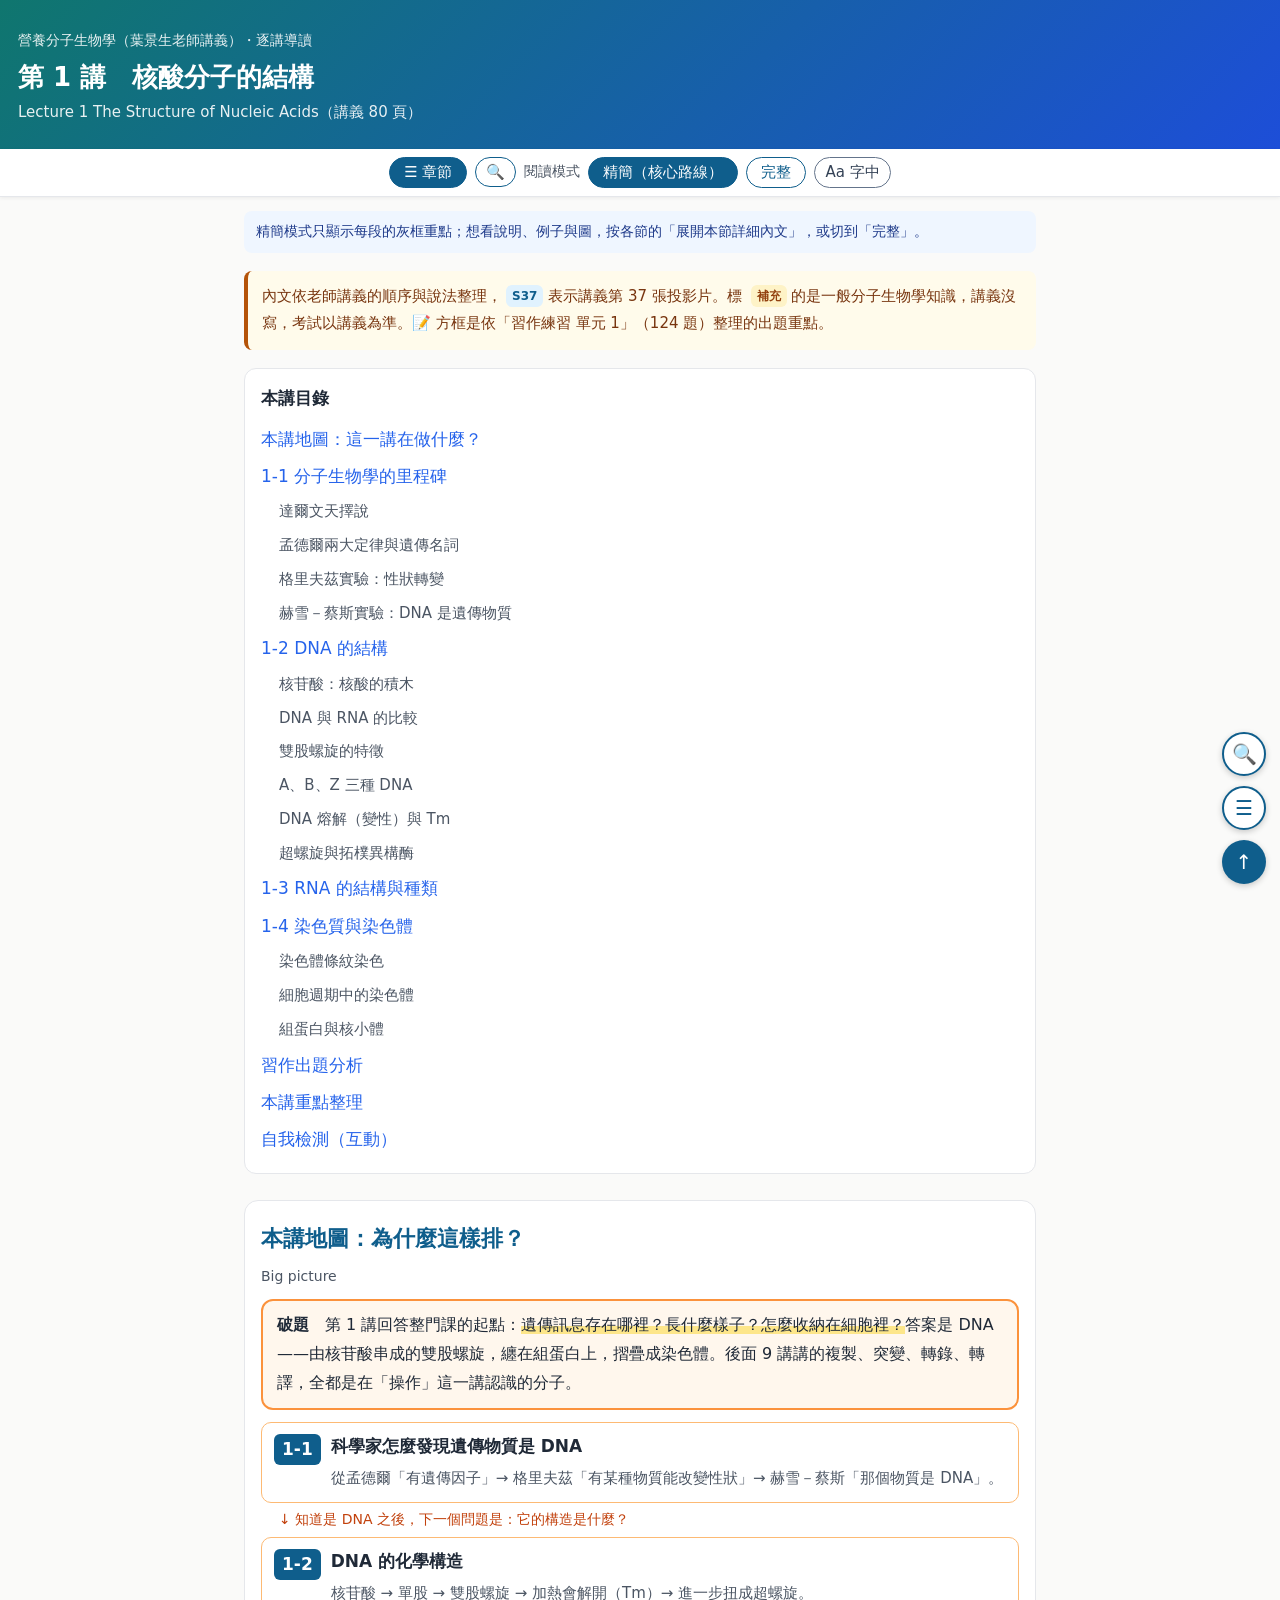
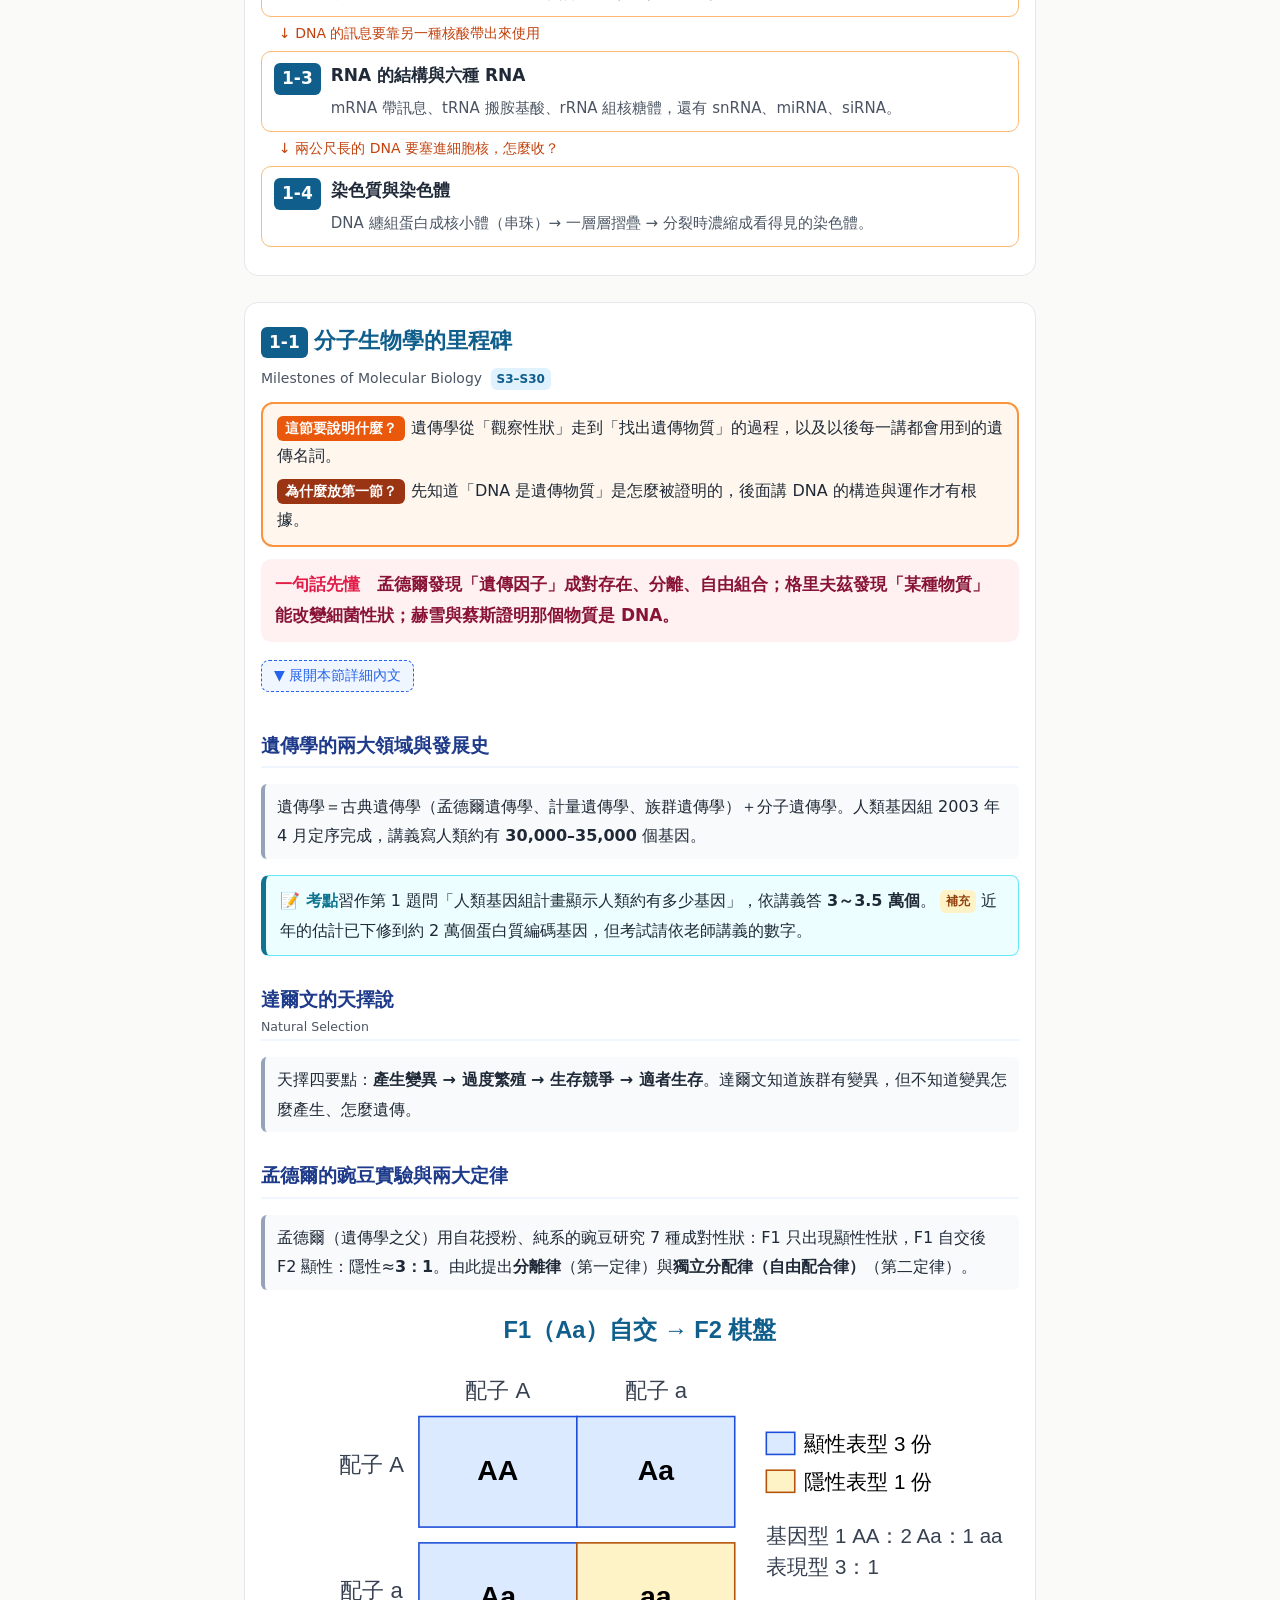
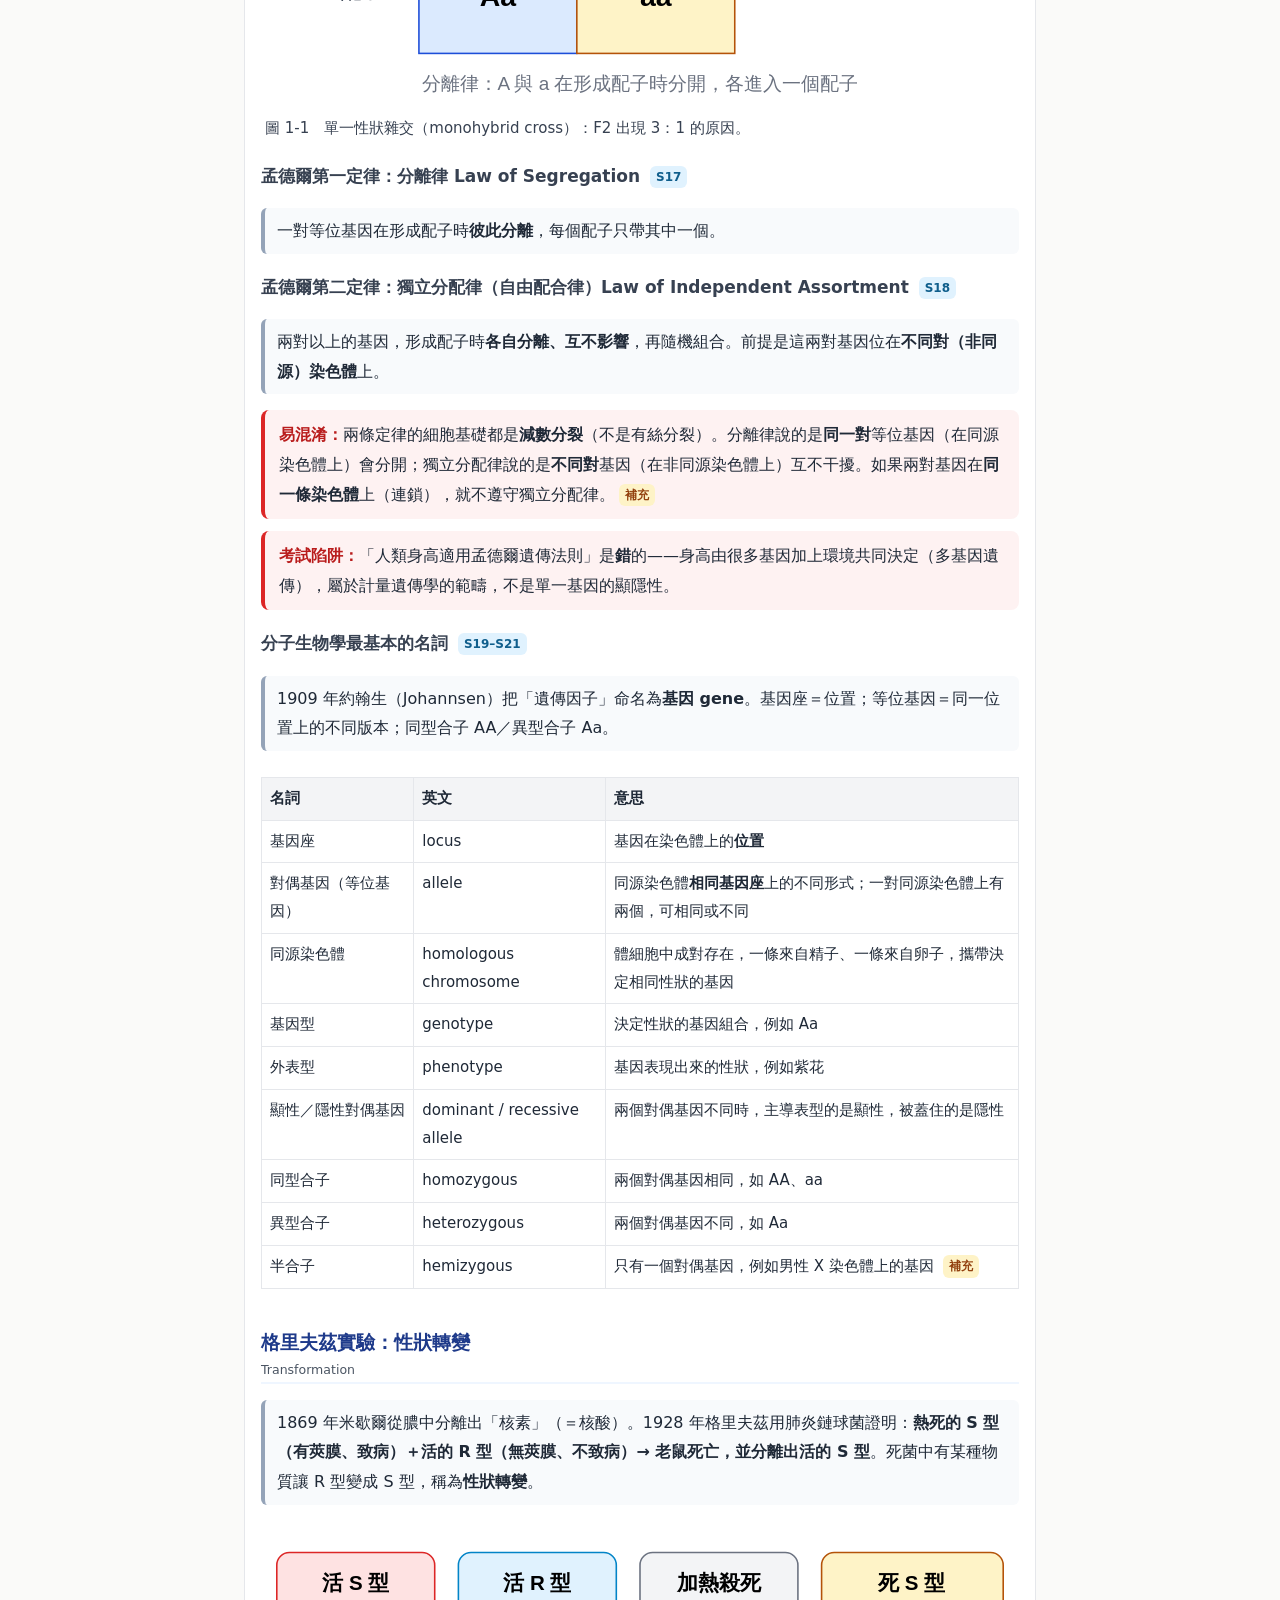
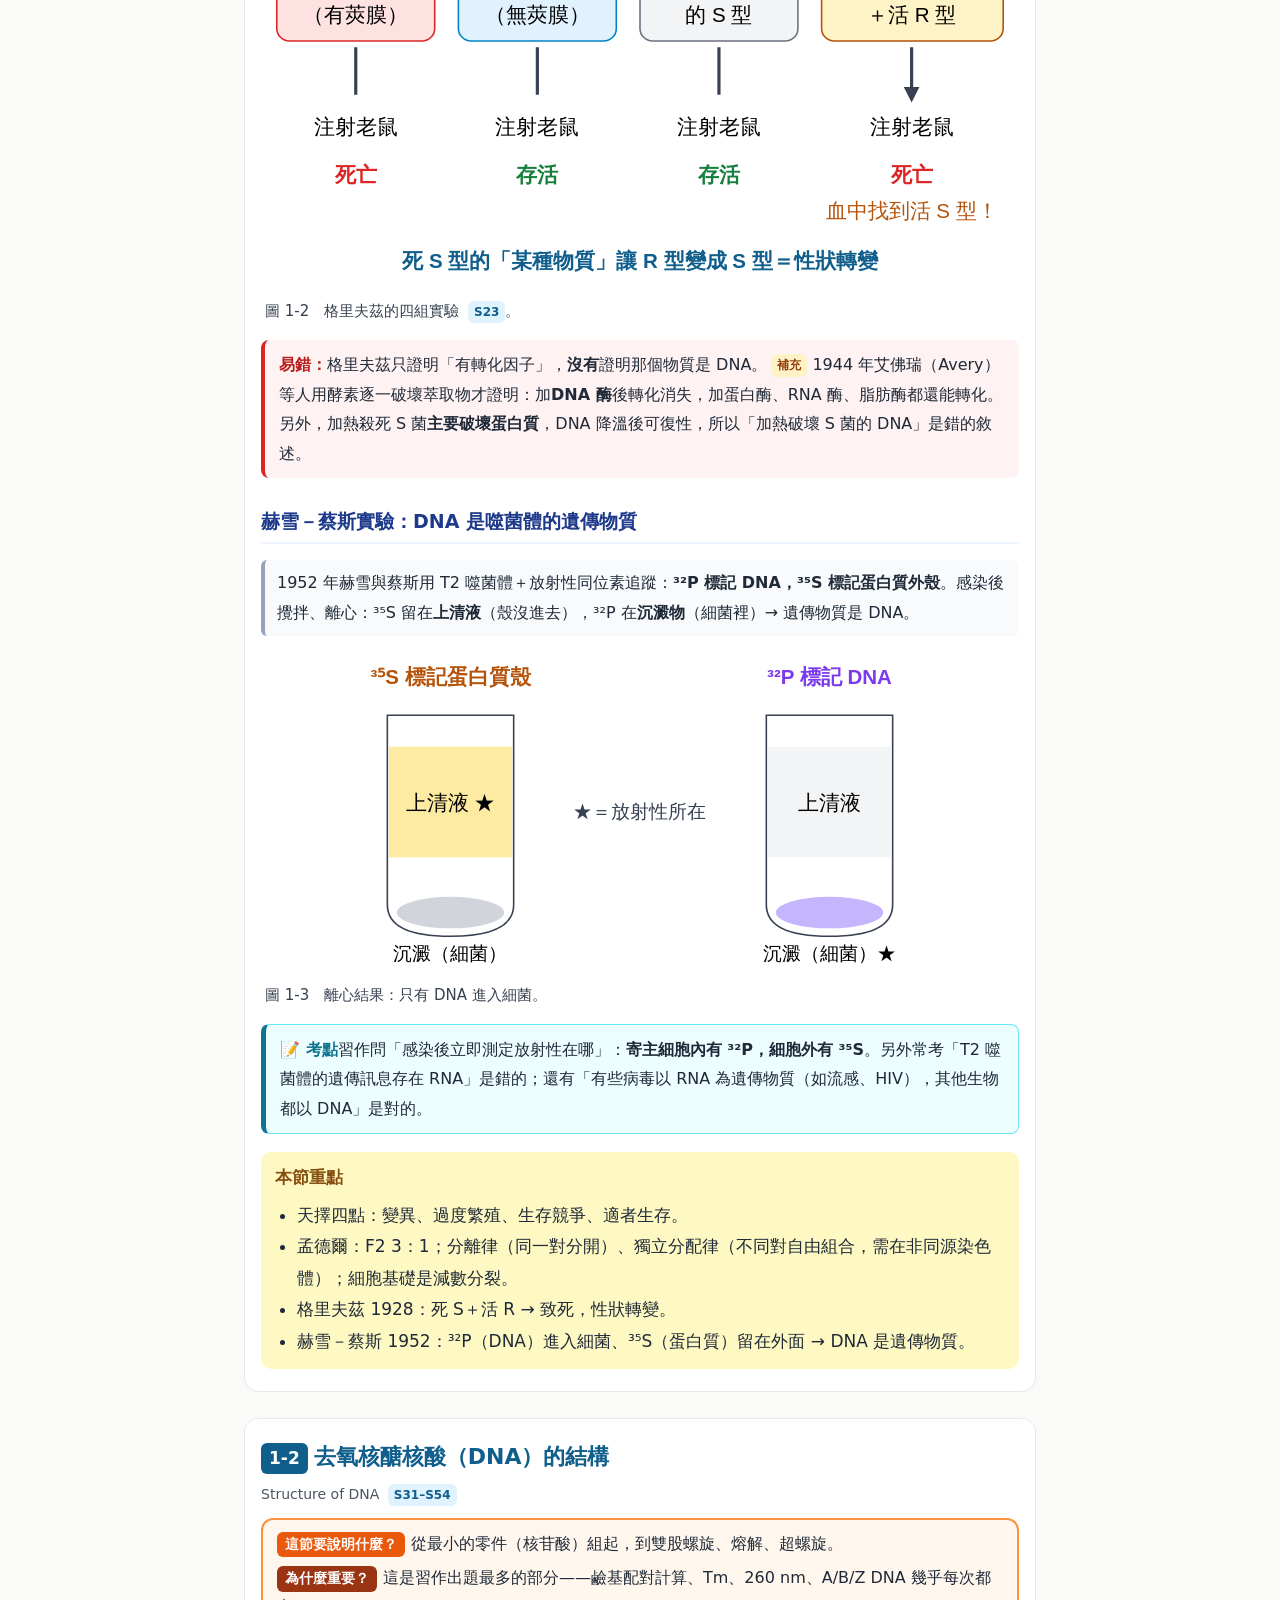
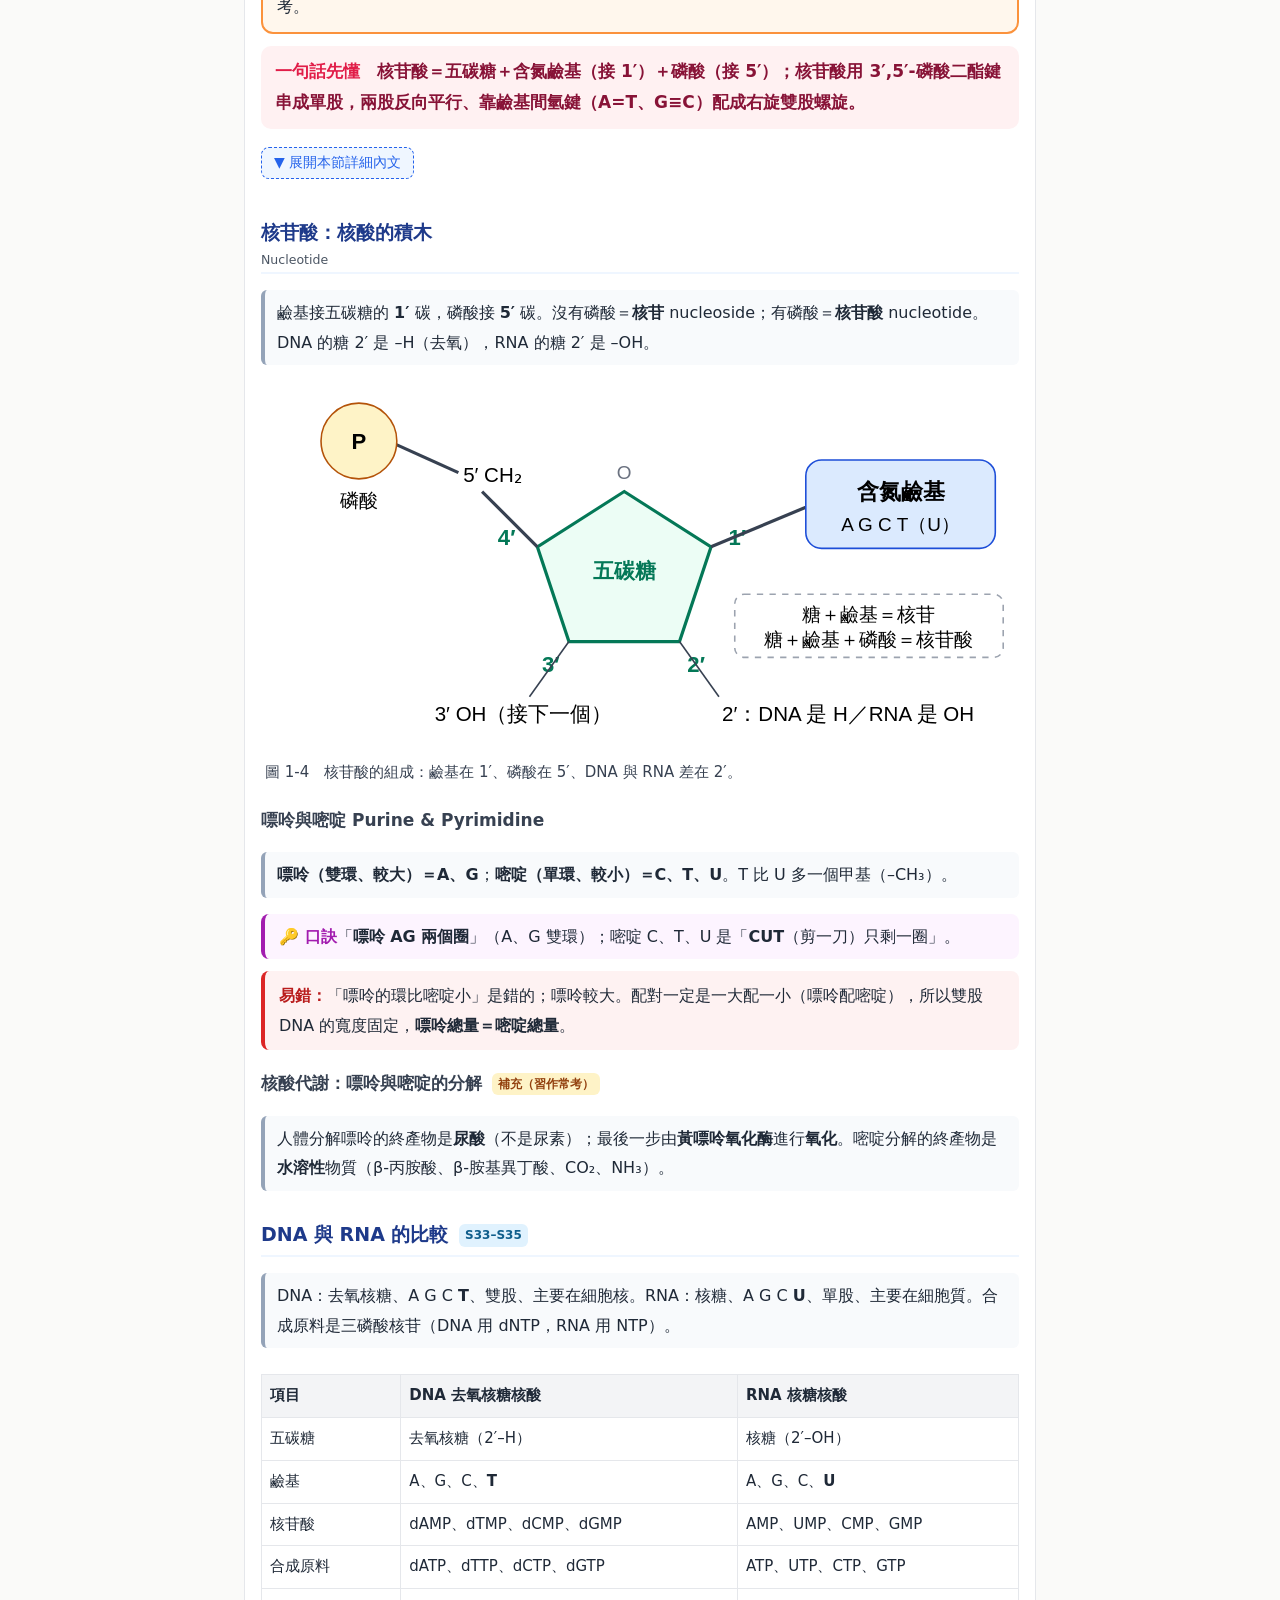
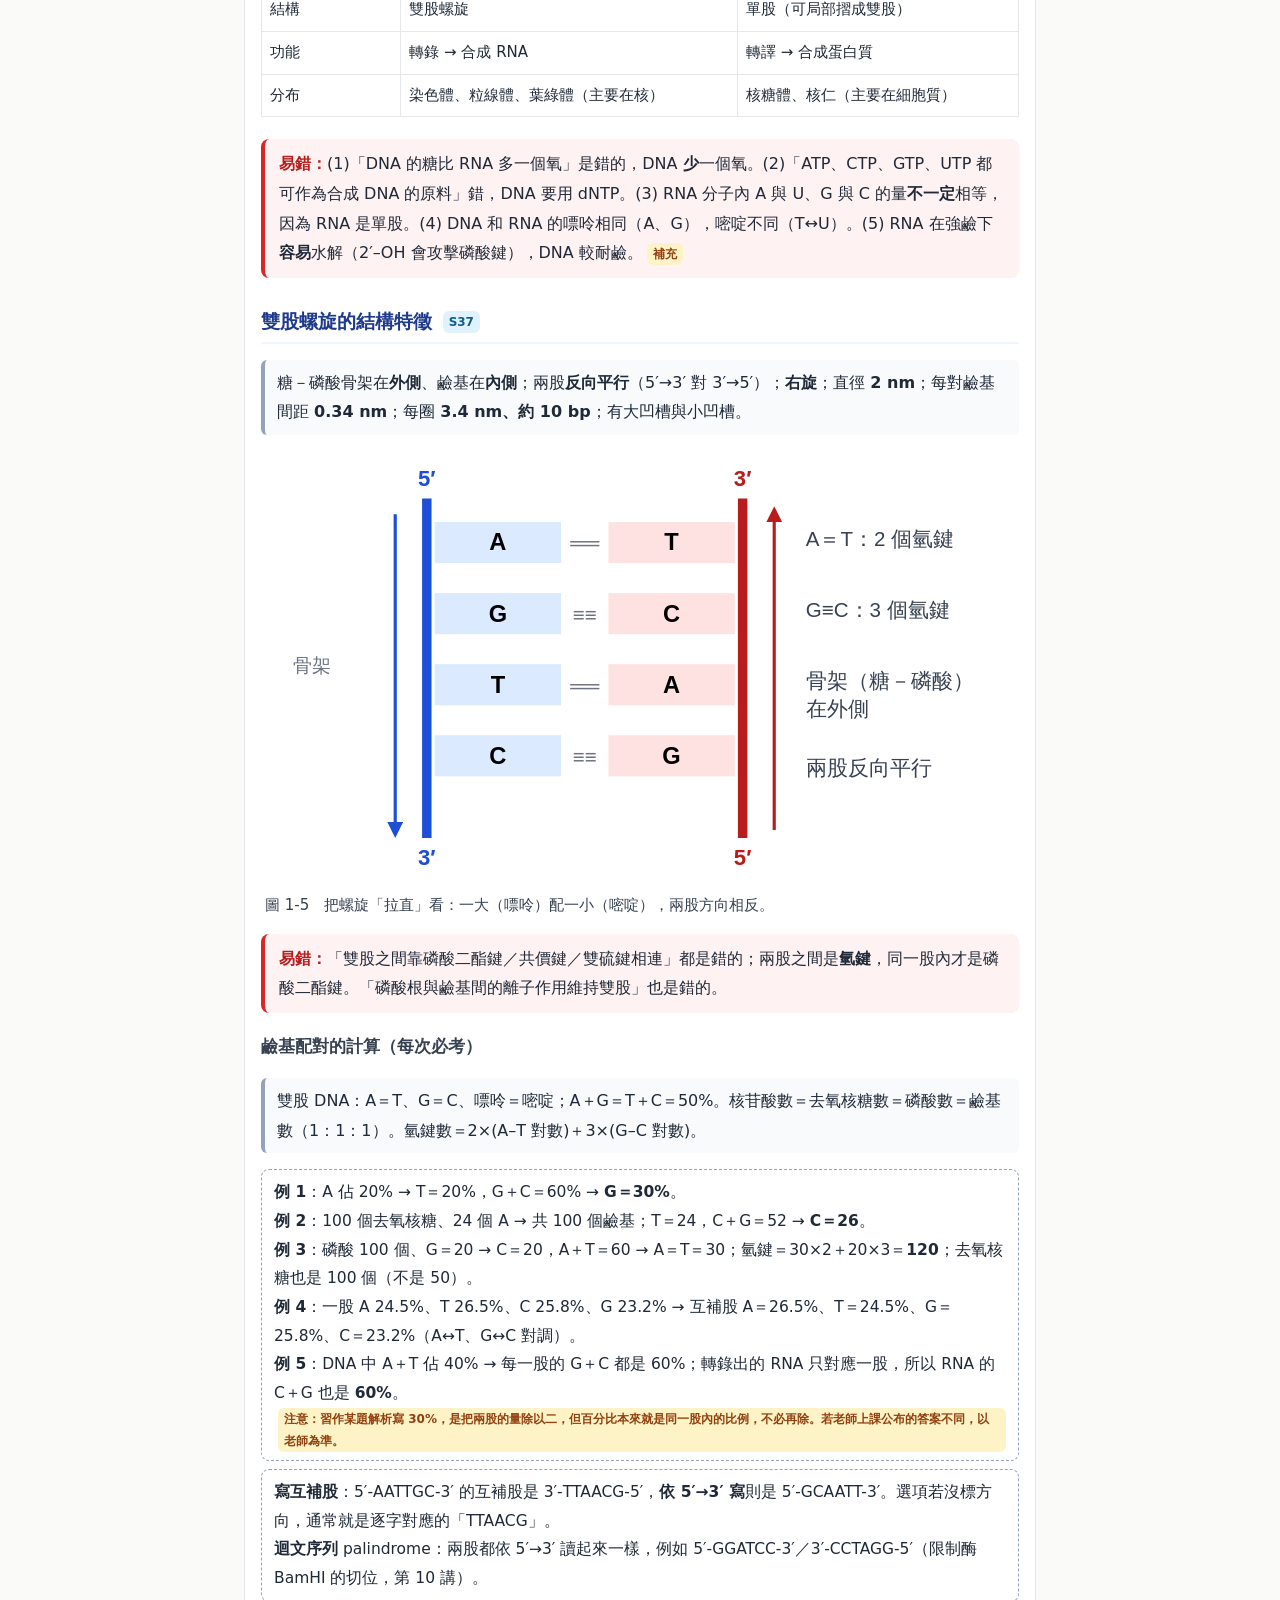
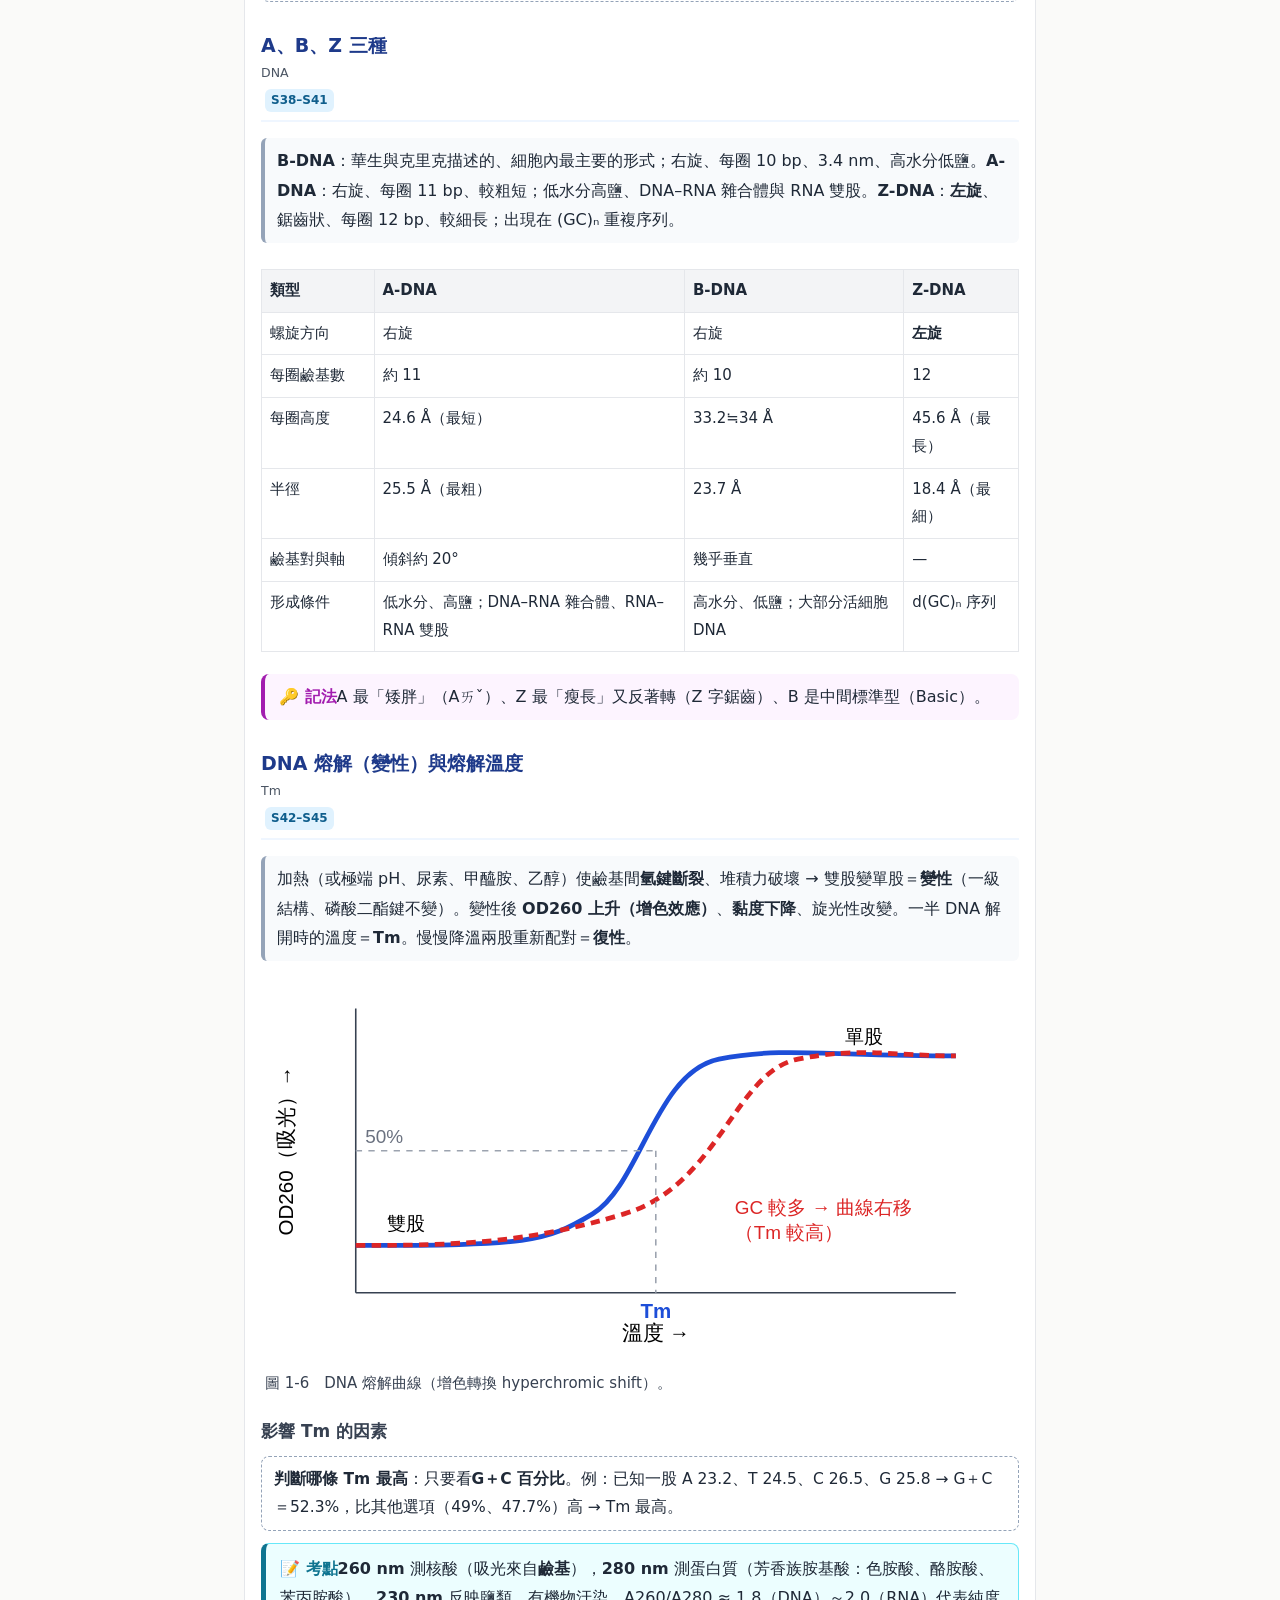
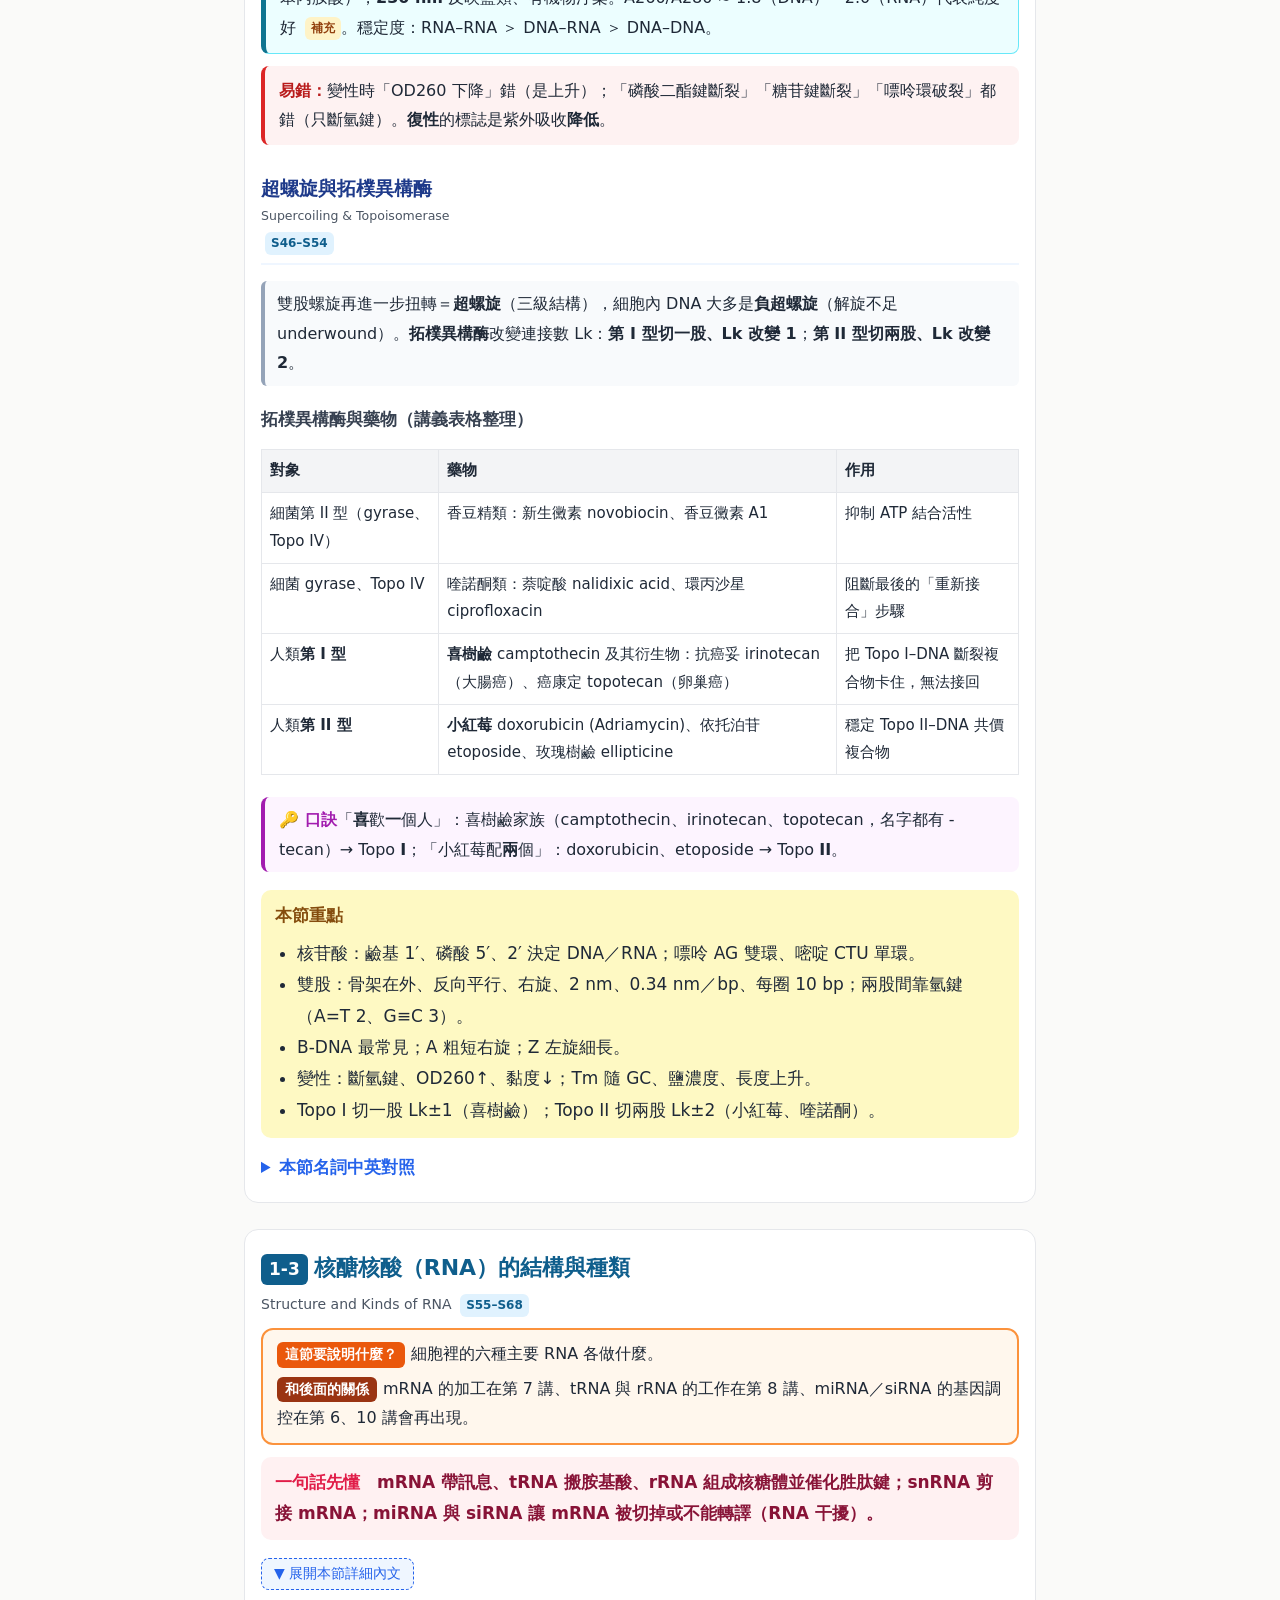
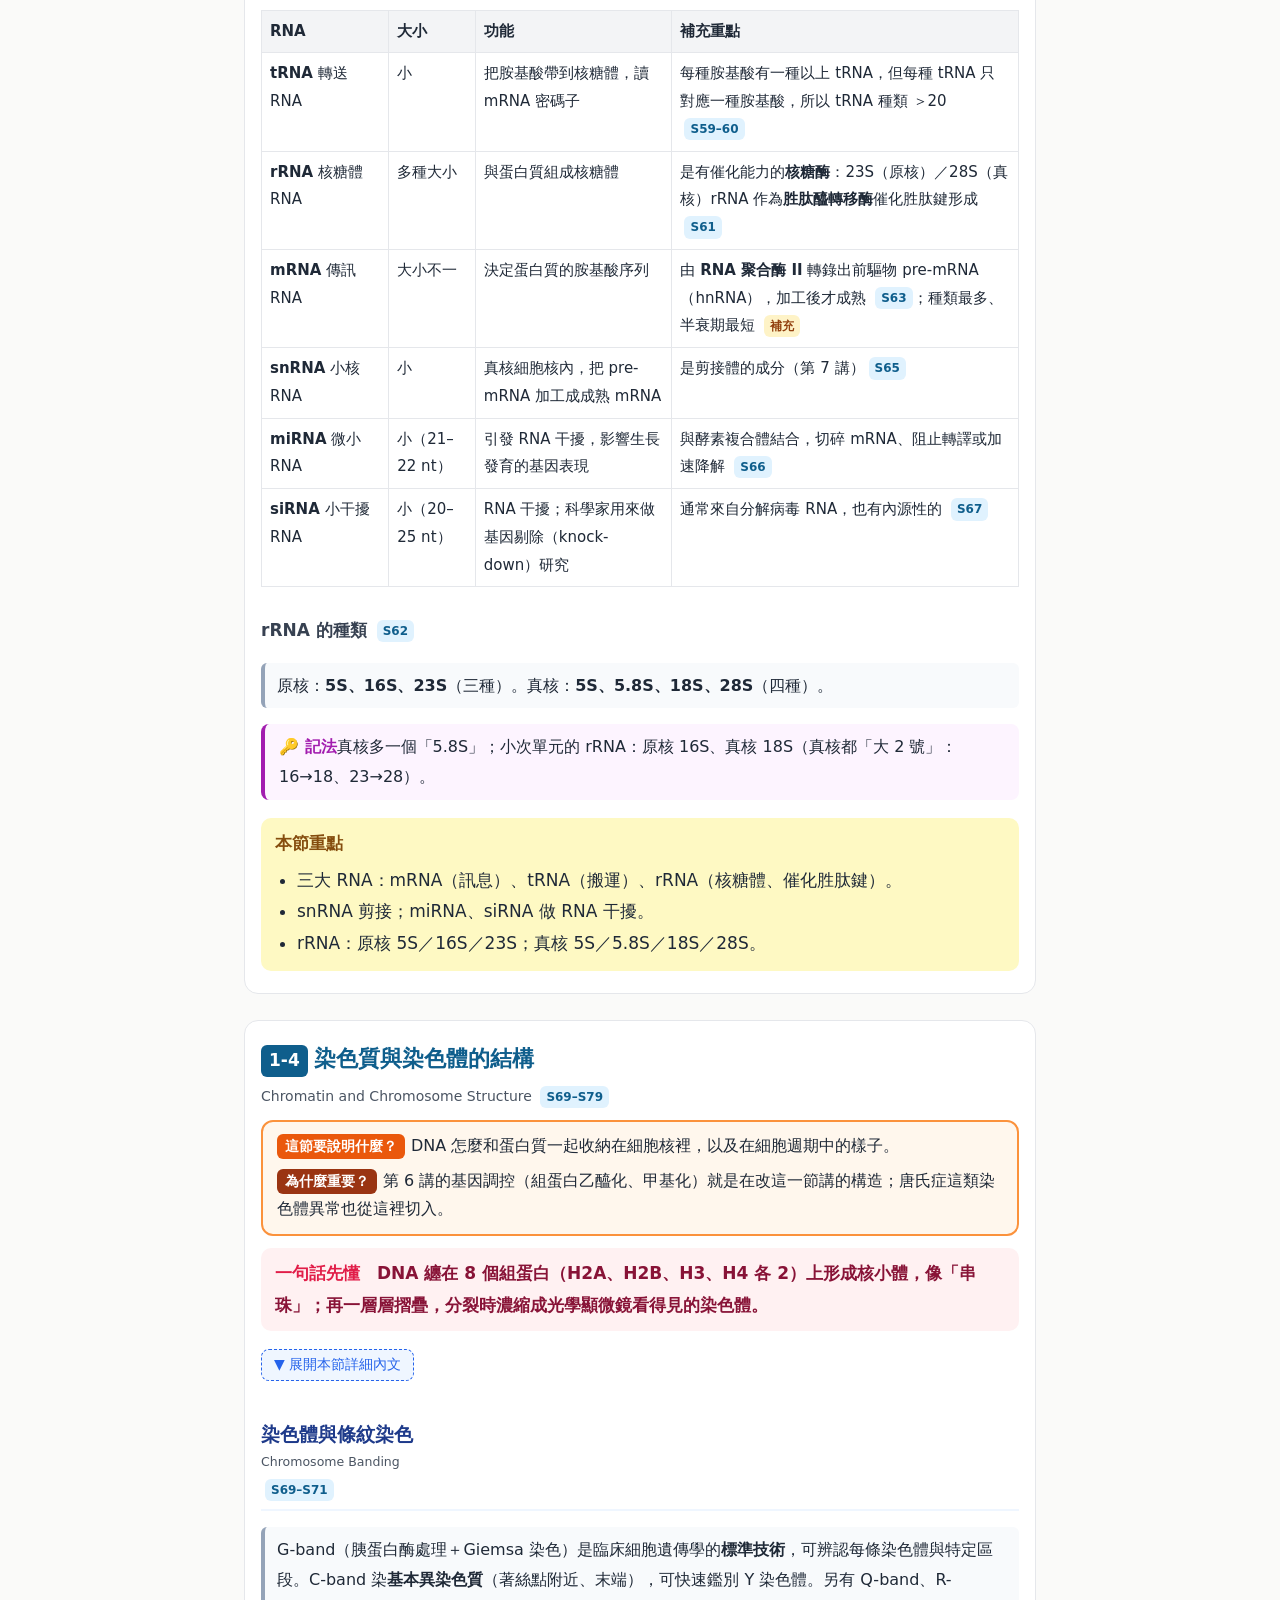
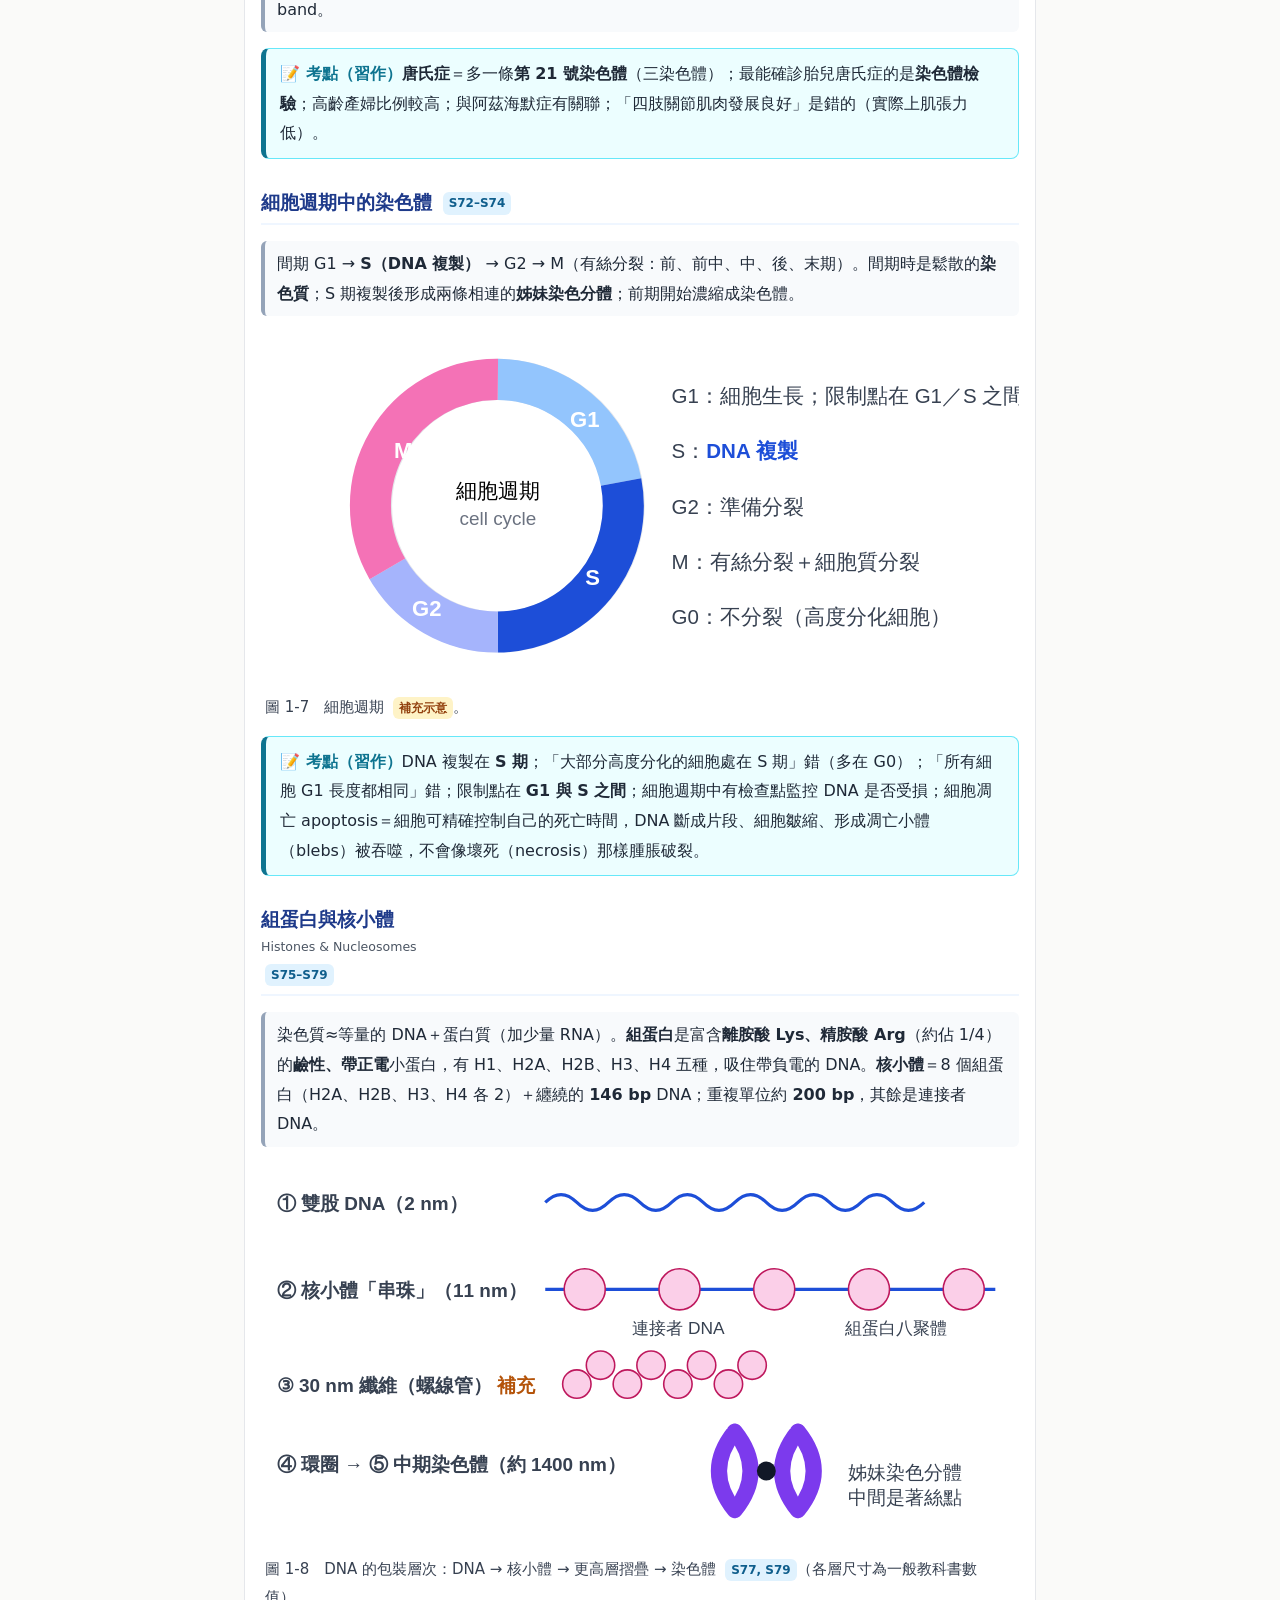
<file: guide/mb_ch01.html>
<!DOCTYPE html>
<html lang="zh-Hant">
<head>
<meta charset="UTF-8">
<meta name="viewport" content="width=device-width, initial-scale=1">
<title>營養分子生物學導讀｜第 1 講 核酸分子的結構</title>
<link rel="stylesheet" href="mb.css">
</head>
<body id="top" data-ch="1">
<header>
  <div class="book">營養分子生物學（葉景生老師講義）・逐講導讀</div>
  <h1>第 1 講　核酸分子的結構</h1>
  <div class="en">Lecture 1 The Structure of Nucleic Acids（講義 80 頁）</div>
</header>

<div class="modebar"><span>閱讀模式</span>
  <button id="mBrief" onclick="setMode('brief')">精簡（核心路線）</button>
  <button id="mFull" onclick="setMode('full')">完整</button>
</div>
<main>
<div class="briefhint">精簡模式只顯示每段的灰框重點；想看說明、例子與圖，按各節的「展開本節詳細內文」，或切到「完整」。</div>
<div class="note">內文依老師講義的順序與說法整理，<span class="src">S37</span> 表示講義第 37 張投影片。標 <span class="add">補充</span> 的是一般分子生物學知識，講義沒寫，考試以講義為準。📝 方框是依「習作練習 單元 1」（124 題）整理的出題重點。</div>

<nav class="toc">
  <b>本講目錄</b>
  <a href="#s0">本講地圖：這一講在做什麼？</a>
  <a href="#s1">1-1 分子生物學的里程碑</a>
  <a class="sub" href="#s1a">達爾文天擇說</a>
  <a class="sub" href="#s1b">孟德爾兩大定律與遺傳名詞</a>
  <a class="sub" href="#s1c">格里夫茲實驗：性狀轉變</a>
  <a class="sub" href="#s1d">赫雪－蔡斯實驗：DNA 是遺傳物質</a>
  <a href="#s2">1-2 DNA 的結構</a>
  <a class="sub" href="#s2a">核苷酸：核酸的積木</a>
  <a class="sub" href="#s2b">DNA 與 RNA 的比較</a>
  <a class="sub" href="#s2c">雙股螺旋的特徵</a>
  <a class="sub" href="#s2d">A、B、Z 三種 DNA</a>
  <a class="sub" href="#s2e">DNA 熔解（變性）與 Tm</a>
  <a class="sub" href="#s2f">超螺旋與拓樸異構酶</a>
  <a href="#s3">1-3 RNA 的結構與種類</a>
  <a href="#s4">1-4 染色質與染色體</a>
  <a class="sub" href="#s4a">染色體條紋染色</a>
  <a class="sub" href="#s4b">細胞週期中的染色體</a>
  <a class="sub" href="#s4c">組蛋白與核小體</a>
  <a href="#s5">習作出題分析</a>
  <a href="#s6">本講重點整理</a>
  <a href="#s7">自我檢測（互動）</a>
</nav>

<!-- ============ 地圖 ============ -->
<section class="sec" id="s0">
  <h2>本講地圖：為什麼這樣排？</h2>
  <div class="en">Big picture</div>
  <div class="lead"><b>破題</b>　第 1 講回答整門課的起點：<span class="key">遺傳訊息存在哪裡？長什麼樣子？怎麼收納在細胞裡？</span>答案是 DNA——由核苷酸串成的雙股螺旋，纏在組蛋白上，摺疊成染色體。後面 9 講講的複製、突變、轉錄、轉譯，全都是在「操作」這一講認識的分子。</div>
  <div class="path">
    <div class="step"><span class="sn">1-1</span><div><b>科學家怎麼發現遺傳物質是 DNA</b><br><span class="sq">從孟德爾「有遺傳因子」→ 格里夫茲「有某種物質能改變性狀」→ 赫雪－蔡斯「那個物質是 DNA」。</span></div></div>
    <div class="arr">↓ 知道是 DNA 之後，下一個問題是：它的構造是什麼？</div>
    <div class="step"><span class="sn">1-2</span><div><b>DNA 的化學構造</b><br><span class="sq">核苷酸 → 單股 → 雙股螺旋 → 加熱會解開（Tm）→ 進一步扭成超螺旋。</span></div></div>
    <div class="arr">↓ DNA 的訊息要靠另一種核酸帶出來使用</div>
    <div class="step"><span class="sn">1-3</span><div><b>RNA 的結構與六種 RNA</b><br><span class="sq">mRNA 帶訊息、tRNA 搬胺基酸、rRNA 組核糖體，還有 snRNA、miRNA、siRNA。</span></div></div>
    <div class="arr">↓ 兩公尺長的 DNA 要塞進細胞核，怎麼收？</div>
    <div class="step"><span class="sn">1-4</span><div><b>染色質與染色體</b><br><span class="sq">DNA 纏組蛋白成核小體（串珠）→ 一層層摺疊 → 分裂時濃縮成看得見的染色體。</span></div></div>
  </div>
</section>

<!-- ============ 1-1 ============ -->
<section class="sec det" id="s1">
  <h2><span class="no">1-1</span>分子生物學的里程碑</h2>
  <div class="en">Milestones of Molecular Biology <span class="src">S3–S30</span></div>
  <div class="lead"><div><span class="lt">這節要說明什麼？</span>遺傳學從「觀察性狀」走到「找出遺傳物質」的過程，以及以後每一講都會用到的遺傳名詞。</div><div><span class="lt lt2">為什麼放第一節？</span>先知道「DNA 是遺傳物質」是怎麼被證明的，後面講 DNA 的構造與運作才有根據。</div></div>
  <div class="oneline">孟德爾發現「遺傳因子」成對存在、分離、自由組合；格里夫茲發現「某種物質」能改變細菌性狀；赫雪與蔡斯證明那個物質是 DNA。</div>
  <div class="think">吃抗生素後，體內細菌產生抗藥性——這是「天擇」還是「人擇」？<span class="src">S9</span></div>

  <h3>遺傳學的兩大領域與發展史</h3>
  <p class="core">遺傳學＝古典遺傳學（孟德爾遺傳學、計量遺傳學、族群遺傳學）＋分子遺傳學。人類基因組 2003 年 4 月定序完成，講義寫人類約有 <b>30,000–35,000</b> 個基因。</p>
  <p>遺傳學分成兩大研究領域 <span class="src">S5</span>：</p>
  <ul class="dots">
    <li><b>古典遺傳學</b> <i class="en-term">classic genetics</i>：包括傳遞遺傳學 <i class="en-term">transmission genetics</i>（又稱<b>孟德爾遺傳學</b> <i class="en-term">mendelian genetics</i>），以及計量遺傳學 <i class="en-term">quantitative genetics</i> 與族群遺傳學 <i class="en-term">population genetics</i>。它看的是「性狀怎麼傳給下一代」。</li>
    <li><b>分子遺傳學</b> <i class="en-term">molecular genetics</i>：它看的是「基因在分子層次是什麼、怎麼運作」，也就是這門課。</li>
  </ul>
  <p>講義的發展史年表 <span class="src">S4</span>：酵母菌基因組 1996 年、大腸桿菌 1998 年、果蠅 2000 年定序完成，<b>人類基因組 2003 年 4 月</b>完成定序。</p>
  <div class="exam"><b class="t">考點</b>習作第 1 題問「人類基因組計畫顯示人類約有多少基因」，依講義答 <b>3～3.5 萬個</b>。<span class="add">補充</span> 近年的估計已下修到約 2 萬個蛋白質編碼基因，但考試請依老師講義的數字。</div>

  <div class="bridge">簡報從「生命的共通規律」<span class="src">S3</span> 直接跳到發展史年表，再回頭講達爾文。這樣排的用意是：分子生物學要回答的核心問題——<b>「性狀為什麼會一代傳一代，又為什麼會有變異？」</b>——最早是由演化論提出來的。達爾文看到了「變異會被篩選」，卻說不出「變異是什麼、怎麼遺傳」；接下來的孟德爾、格里夫茲、赫雪－蔡斯，就是一步一步把這個問題從「性狀」層次推到「分子」層次。</div>
<h3 id="s1a">達爾文的天擇說 Natural Selection</h3>
  <p class="core">天擇四要點：<b>產生變異 → 過度繁殖 → 生存競爭 → 適者生存</b>。達爾文知道族群有變異，但不知道變異怎麼產生、怎麼遺傳。</p>
  <p>達爾文 1859 年出版《物種原始》提出演化論 <span class="src">S6</span>。他觀察到族群裡的個體有差異（變異 <i class="en-term">variance</i>），而且這些差異是天擇的基礎；但當時<b>還不知道變異從哪裡來、怎麼一代傳一代</b>——這個空缺要等孟德爾和後來的分子生物學來補。</p>
  <ol class="steps">
    <li><b>產生變異</b>：長頸鹿的祖先有長頸也有短頸，且這差異可以遺傳。</li>
    <li><b>過度繁殖</b>：生下的後代比親代多很多。</li>
    <li><b>生存競爭</b>：食物、空間有限。低處葉子吃完後，只有長頸的吃得到高處樹葉。</li>
    <li><b>適者生存</b>：短頸鹿吃不到而被淘汰，長頸鹿留下來繁殖。</li>
  </ol>
  <div class="eg"><b class="t">回答「讀前先想」：</b>抗生素是人給的，但「哪些細菌活下來」是由環境（有抗生素）篩選出原本就帶抗藥性變異的細菌，機制上屬於<b>天擇</b>；人只是製造了選擇壓力。人擇則是人「刻意挑選」想要的性狀來配種，例如培育品種。</div>

  <div class="bridge">達爾文留下的空缺是「變異怎麼遺傳」。當時普遍認為父母的特徵會像顏料一樣<b>混合</b>（混合遺傳），但這樣變異會越混越淡、最後消失，天擇就沒有材料可選。孟德爾的豌豆實驗證明遺傳單位是<b>顆粒狀、不會混合</b>的「因子」：隱性性狀在 F1 消失，F2 又原樣出現。這正好補上了達爾文理論缺的那一塊。</div>
<h3 id="s1b">孟德爾的豌豆實驗與兩大定律</h3>
  <p class="core">孟德爾（遺傳學之父）用自花授粉、純系的豌豆研究 7 種成對性狀：F1 只出現顯性性狀，F1 自交後 F2 顯性：隱性≈<b>3：1</b>。由此提出<b>分離律</b>（第一定律）與<b>獨立分配律（自由配合律）</b>（第二定律）。</p>
  <p>奧地利修士孟德爾在 1865–66 年發表豌豆雜交實驗，被尊為<b>遺傳學之父</b> <span class="src">S10</span>。他選豌豆是因為 <span class="src">S11</span>：豌豆是雌雄同體、花瓣把雌雄蕊包住的<b>自花授粉</b> <i class="en-term">self-fertilization</i> 植物，容易得到<b>純系</b>——每對基因都是同型的（homozygous），所以「看外表就等於知道基因型」。</p>
  <p>他觀察的 7 種性狀 <span class="src">S12, S14</span>：花色（紫／白）、植株高矮、種子顏色（黃／綠）、種子形狀（圓／皺）、豆莢形狀（飽滿／乾癟）、豆莢顏色（綠／黃）、開花位置（莖間／莖頂）。</p>
  <p>結果有兩個發現 <span class="src">S14</span>：第一，F1 只出現其中一種性狀；第二，F1 自花授粉後，消失的性狀在 F2 <b>又出現</b>，而且兩種性狀的個體數比例接近 <b>3：1</b>，7 種性狀無一例外。</p>
  <p>孟德爾據此提出假設 <span class="src">S15</span>：每個性狀由<b>一對因子</b>（就是今天的基因）決定；因子可同型或不同型；因子在傳遞中保持獨立不變；在 F1 表現出來的那個叫<b>顯性</b> <i class="en-term">dominant</i>，被蓋住的叫<b>隱性</b> <i class="en-term">recessive</i>。</p>

  <figure class="pic"><svg viewBox="0 0 480 250" xmlns="http://www.w3.org/2000/svg" font-family="Noto Sans TC,PingFang TC,Microsoft JhengHei,sans-serif">
    <text x="240" y="20" font-size="15" text-anchor="middle" font-weight="bold" fill="#0f5e8c">F1（Aa）自交 → F2 棋盤</text>
    <text x="150" y="58" font-size="14" text-anchor="middle" fill="#374151">配子 A</text><text x="250" y="58" font-size="14" text-anchor="middle" fill="#374151">配子 a</text>
    <text x="70" y="105" font-size="14" text-anchor="middle" fill="#374151">配子 A</text><text x="70" y="185" font-size="14" text-anchor="middle" fill="#374151">配子 a</text>
    <rect x="100" y="70" width="100" height="70" fill="#dbeafe" stroke="#1d4ed8"/><text x="150" y="110" font-size="18" text-anchor="middle" font-weight="bold">AA</text>
    <rect x="200" y="70" width="100" height="70" fill="#dbeafe" stroke="#1d4ed8"/><text x="250" y="110" font-size="18" text-anchor="middle" font-weight="bold">Aa</text>
    <rect x="100" y="150" width="100" height="70" fill="#dbeafe" stroke="#1d4ed8"/><text x="150" y="190" font-size="18" text-anchor="middle" font-weight="bold">Aa</text>
    <rect x="200" y="150" width="100" height="70" fill="#fef3c7" stroke="#b45309"/><text x="250" y="190" font-size="18" text-anchor="middle" font-weight="bold">aa</text>
    <rect x="320" y="80" width="18" height="14" fill="#dbeafe" stroke="#1d4ed8"/><text x="344" y="92" font-size="13">顯性表型 3 份</text>
    <rect x="320" y="104" width="18" height="14" fill="#fef3c7" stroke="#b45309"/><text x="344" y="116" font-size="13">隱性表型 1 份</text>
    <text x="320" y="150" font-size="13" fill="#374151">基因型 1 AA：2 Aa：1 aa</text>
    <text x="320" y="170" font-size="13" fill="#374151">表現型 3：1</text>
    <text x="240" y="243" font-size="12" text-anchor="middle" fill="#6b7280">分離律：A 與 a 在形成配子時分開，各進入一個配子</text>
  </svg><figcaption>圖 1-1　單一性狀雜交（monohybrid cross）：F2 出現 3：1 的原因。</figcaption></figure>

  <h4>孟德爾第一定律：分離律 Law of Segregation <span class="src">S17</span></h4>
  <p class="core">一對等位基因在形成配子時<b>彼此分離</b>，每個配子只帶其中一個。</p>
  <p>遺傳因子在細胞內成對存在、共同控制性狀；形成生殖細胞時，成對的因子分開，分別進入不同配子，所以每個配子只攜帶一個。</p>
  <h4>孟德爾第二定律：獨立分配律（自由配合律）Law of Independent Assortment <span class="src">S18</span></h4>
  <p class="core">兩對以上的基因，形成配子時<b>各自分離、互不影響</b>，再隨機組合。前提是這兩對基因位在<b>不同對（非同源）染色體</b>上。</p>
  <p>當兩對或更多對基因都是異型合子時，它們形成配子時的分離彼此獨立；受精時配子之間自由組合。例如 AaBb 會產生 AB、Ab、aB、ab 四種配子，機率各 1/4。</p>
  <div class="warn"><b class="t">易混淆：</b>兩條定律的細胞基礎都是<b>減數分裂</b>（不是有絲分裂）。分離律說的是<b>同一對</b>等位基因（在同源染色體上）會分開；獨立分配律說的是<b>不同對</b>基因（在非同源染色體上）互不干擾。如果兩對基因在<b>同一條染色體</b>上（連鎖），就不遵守獨立分配律。<span class="add">補充</span></div>
  <div class="eg"><b class="t">生活例子 <span class="src">S16</span>：</b>耳垂與臉頰分離是顯性（AA 或 Aa），不分離是隱性（aa）。兩個耳垂分離的父母（都是 Aa）可能生出耳垂不分離的孩子——這就是 F2 隱性性狀「重新出現」。</div>
  <div class="warn"><b class="t">考試陷阱：</b>「人類身高適用孟德爾遺傳法則」是<b>錯</b>的——身高由很多基因加上環境共同決定（多基因遺傳），屬於計量遺傳學的範疇，不是單一基因的顯隱性。</div>

  <div class="bridge">孟德爾只說「有因子」，但沒說因子在哪裡。後來的科學家發現因子（基因）位在<b>染色體</b>上：成對的染色體就對應成對的因子，減數分裂時同源染色體分開就對應分離律。所以接下來的名詞（基因座、等位基因、同源染色體）都是在把孟德爾的「因子」放到染色體上來描述。</div>
<h4>分子生物學最基本的名詞 <span class="src">S19–S21</span></h4>
  <p class="core">1909 年約翰生（Johannsen）把「遺傳因子」命名為<b>基因 gene</b>。基因座＝位置；等位基因＝同一位置上的不同版本；同型合子 AA／異型合子 Aa。</p>
  <div class="tblwrap"><table>
    <tr><th>名詞</th><th>英文</th><th>意思</th></tr>
    <tr><td>基因座</td><td>locus</td><td>基因在染色體上的<b>位置</b></td></tr>
    <tr><td>對偶基因（等位基因）</td><td>allele</td><td>同源染色體<b>相同基因座</b>上的不同形式；一對同源染色體上有兩個，可相同或不同</td></tr>
    <tr><td>同源染色體</td><td>homologous chromosome</td><td>體細胞中成對存在，一條來自精子、一條來自卵子，攜帶決定相同性狀的基因</td></tr>
    <tr><td>基因型</td><td>genotype</td><td>決定性狀的基因組合，例如 Aa</td></tr>
    <tr><td>外表型</td><td>phenotype</td><td>基因表現出來的性狀，例如紫花</td></tr>
    <tr><td>顯性／隱性對偶基因</td><td>dominant / recessive allele</td><td>兩個對偶基因不同時，主導表型的是顯性，被蓋住的是隱性</td></tr>
    <tr><td>同型合子</td><td>homozygous</td><td>兩個對偶基因相同，如 AA、aa</td></tr>
    <tr><td>異型合子</td><td>heterozygous</td><td>兩個對偶基因不同，如 Aa</td></tr>
    <tr><td>半合子</td><td>hemizygous</td><td>只有一個對偶基因，例如男性 X 染色體上的基因 <span class="add">補充</span></td></tr>
  </table></div>
  <div class="eg"><b class="t">記法：</b>「兩個外表型相同的個體可以有不同基因型」是<b>對</b>的——AA 和 Aa 外表都是顯性。</div>

  <div class="bridge">知道基因在染色體上之後，下一個問題是：<b>染色體是 DNA 和蛋白質組成的，到底哪一個才是遺傳物質？</b>當時多數科學家押蛋白質——因為蛋白質有 20 種胺基酸，組合變化多；DNA 只有 4 種核苷酸，看起來太單調，不像能攜帶大量訊息。簡報接下來介紹的三個實驗（米歇爾 → 格里夫茲 → 赫雪－蔡斯），就是一步一步排除蛋白質、確認 DNA 的過程。</div>
<h3 id="s1c">格里夫茲實驗：性狀轉變 Transformation</h3>
  <p class="core">1869 年米歇爾從膿中分離出「核素」（＝核酸）。1928 年格里夫茲用肺炎鏈球菌證明：<b>熱死的 S 型（有莢膜、致病）＋活的 R 型（無莢膜、不致病）→ 老鼠死亡，並分離出活的 S 型</b>。死菌中有某種物質讓 R 型變成 S 型，稱為<b>性狀轉變</b>。</p>
  <p><b>1869 年</b>，瑞士科學家米歇爾（Johann Miescher）從病人傷口的膿裡抽出一種酸性黏稠物質，細胞核裡也有很多，當時叫<b>核素</b> <i class="en-term">nuclein</i>，就是今天的核酸 <span class="src">S22</span>。</p>
  <p><b>1928 年</b>，英國醫生格里夫茲（Frederick Griffith）研究肺炎鏈球菌 <i class="en-term">Streptococcus pneumoniae</i>。它有兩種菌落：<b>光滑型（S 型）</b>有莢膜、會致病；<b>粗糙型（R 型）</b>沒有莢膜、不致病。</p>
  <figure class="pic"><svg viewBox="0 0 480 230" xmlns="http://www.w3.org/2000/svg" font-family="Noto Sans TC,PingFang TC,Microsoft JhengHei,sans-serif">
    <g font-size="13" text-anchor="middle">
      <rect x="10" y="20" width="100" height="56" rx="8" fill="#fee2e2" stroke="#dc2626"/><text x="60" y="44" font-weight="bold">活 S 型</text><text x="60" y="64">（有莢膜）</text>
      <rect x="125" y="20" width="100" height="56" rx="8" fill="#e0f2fe" stroke="#0284c7"/><text x="175" y="44" font-weight="bold">活 R 型</text><text x="175" y="64">（無莢膜）</text>
      <rect x="240" y="20" width="100" height="56" rx="8" fill="#f3f4f6" stroke="#6b7280"/><text x="290" y="44" font-weight="bold">加熱殺死</text><text x="290" y="64">的 S 型</text>
      <rect x="355" y="20" width="115" height="56" rx="8" fill="#fef3c7" stroke="#b45309"/><text x="412" y="44" font-weight="bold">死 S 型</text><text x="412" y="64">＋活 R 型</text>
      <path d="M60 80 v30 M175 80 v30 M290 80 v30 M412 80 v30" stroke="#374151" stroke-width="2" marker-end="url(#ar1)"/>
      <text x="60" y="135">注射老鼠</text><text x="175" y="135">注射老鼠</text><text x="290" y="135">注射老鼠</text><text x="412" y="135">注射老鼠</text>
      <text x="60" y="165" fill="#dc2626" font-weight="bold">死亡</text><text x="175" y="165" fill="#15803d" font-weight="bold">存活</text><text x="290" y="165" fill="#15803d" font-weight="bold">存活</text><text x="412" y="165" fill="#dc2626" font-weight="bold">死亡</text>
      <text x="412" y="188" fill="#b45309">血中找到活 S 型！</text>
      <text x="240" y="220" fill="#0f5e8c" font-weight="bold">死 S 型的「某種物質」讓 R 型變成 S 型＝性狀轉變</text>
    </g>
    <defs><marker id="ar1" markerUnits="userSpaceOnUse" markerWidth="10" markerHeight="10" refX="5" refY="5" orient="auto"><path d="M0,0 L10,5 L0,10 z" fill="#374151"/></marker></defs>
  </svg><figcaption>圖 1-2　格里夫茲的四組實驗 <span class="src">S23</span>。</figcaption></figure>
  <p>推論 <span class="src">S24</span>：死的有莢膜菌裡有某種物質，能讓無莢膜菌產生的子代遺傳性狀改變，變成有莢膜。這種遺傳性狀改變的現象稱為<b>性狀轉變</b> <i class="en-term">transformation</i>。注意：R 型子代是<b>基因型改變，外表型跟著改變</b>，而且能穩定遺傳。</p>
  <div class="warn"><b class="t">易錯：</b>格里夫茲只證明「有轉化因子」，<b>沒有</b>證明那個物質是 DNA。<span class="add">補充</span> 1944 年艾佛瑞（Avery）等人用酵素逐一破壞萃取物才證明：加<b>DNA 酶</b>後轉化消失，加蛋白酶、RNA 酶、脂肪酶都還能轉化。另外，加熱殺死 S 菌<b>主要破壞蛋白質</b>，DNA 降溫後可復性，所以「加熱破壞 S 菌的 DNA」是錯的敘述。</div>
  <div class="nut"><b class="t">現代應用：</b>實驗室把<b>質體</b>（細菌染色體外的環狀 DNA）送進大腸桿菌，這個過程也叫 transformation（轉形作用），是基因選殖的基本步驟（第 10 講）。</div>

  <div class="bridge">格里夫茲證明「死菌裡有某種物質能改變活菌的遺傳」，艾佛瑞再用酵素逐一破壞，指出那個物質是 DNA。但仍有人懷疑：會不會是 DNA 萃取物裡殘留的少量蛋白質在作怪？赫雪與蔡斯換了一個完全不同的系統——<b>噬菌體</b>，它的構造只有「DNA 核心＋蛋白質外殼」兩部分，正好可以分開標記，看哪一部分進入細菌。</div>
<h3 id="s1d">赫雪－蔡斯實驗：DNA 是噬菌體的遺傳物質</h3>
  <p class="core">1952 年赫雪與蔡斯用 T2 噬菌體＋放射性同位素追蹤：<b>³²P 標記 DNA，³⁵S 標記蛋白質外殼</b>。感染後攪拌、離心：³⁵S 留在<b>上清液</b>（殼沒進去），³²P 在<b>沉澱物</b>（細菌裡）→ 遺傳物質是 DNA。</p>
  <p>為什麼能分開標記？因為 DNA 含<b>磷</b>不含硫，蛋白質含<b>硫</b>（甲硫胺酸、半胱胺酸）而幾乎不含磷。步驟 <span class="src">S27–S29</span>：</p>
  <ol class="steps">
    <li>用含 ³²P 的培養基養大腸桿菌，再讓噬菌體感染 → 新噬菌體的 <b>DNA</b> 帶放射性。另一組用 ³⁵S → 新噬菌體的<b>蛋白質殼</b>帶放射性。</li>
    <li>兩種噬菌體分別去感染<b>沒有</b>放射性的大腸桿菌。</li>
    <li>一段時間後用果汁機攪拌，把吸附在細菌表面的蛋白質殼震下來，再離心。細菌較重沉到管底（沉澱物），空殼留在上清液。</li>
    <li>³⁵S 組：放射性大多在<b>上清液</b>；³²P 組：放射性大多在<b>沉澱物</b>。</li>
  </ol>
  <figure class="pic"><svg viewBox="0 0 480 200" xmlns="http://www.w3.org/2000/svg" font-family="Noto Sans TC,PingFang TC,Microsoft JhengHei,sans-serif">
    <g font-size="13" text-anchor="middle">
      <text x="120" y="20" font-weight="bold" fill="#b45309">³⁵S 標記蛋白質殼</text>
      <text x="360" y="20" font-weight="bold" fill="#7c3aed">³²P 標記 DNA</text>
      <path d="M80 40 h80 v120 q0 20 -40 20 q-40 0 -40 -20 z" fill="#fff" stroke="#374151"/>
      <rect x="81" y="60" width="78" height="70" fill="#fde68a" opacity=".8"/><text x="120" y="100">上清液 ★</text>
      <ellipse cx="120" cy="165" rx="34" ry="10" fill="#d1d5db"/><text x="120" y="195" font-size="12">沉澱（細菌）</text>
      <path d="M320 40 h80 v120 q0 20 -40 20 q-40 0 -40 -20 z" fill="#fff" stroke="#374151"/>
      <rect x="321" y="60" width="78" height="70" fill="#f3f4f6"/><text x="360" y="100">上清液</text>
      <ellipse cx="360" cy="165" rx="34" ry="10" fill="#c4b5fd"/><text x="360" y="195" font-size="12">沉澱（細菌）★</text>
      <text x="240" y="105" font-size="12" fill="#374151">★＝放射性所在</text>
    </g>
  </svg><figcaption>圖 1-3　離心結果：只有 DNA 進入細菌。</figcaption></figure>
  <p>推論 <span class="src">S30</span>：噬菌體的蛋白質殼留在細菌外，DNA 注入細菌內；細菌接著依 DNA 的指令製造新的核酸與殼，再組裝成新病毒。所以<b>噬菌體的遺傳物質是 DNA 而非蛋白質</b>。</p>
  <div class="exam"><b class="t">考點</b>習作問「感染後立即測定放射性在哪」：<b>寄主細胞內有 ³²P，細胞外有 ³⁵S</b>。另外常考「T2 噬菌體的遺傳訊息存在 RNA」是錯的；還有「有些病毒以 RNA 為遺傳物質（如流感、HIV），其他生物都以 DNA」是對的。</div>
  <details class="stop"><summary>為什麼不用 ¹⁴C 或 ³H 標記？</summary><div>DNA 和蛋白質都含碳、氫，標了也分不出是誰進去細菌。要用「只有一方有」的元素：磷只在 DNA（磷酸骨架），硫只在蛋白質。</div></details>

  <div class="sum"><b class="t">本節重點</b><ul>
    <li>天擇四點：變異、過度繁殖、生存競爭、適者生存。</li>
    <li>孟德爾：F2 3：1；分離律（同一對分開）、獨立分配律（不同對自由組合，需在非同源染色體）；細胞基礎是減數分裂。</li>
    <li>格里夫茲 1928：死 S＋活 R → 致死，性狀轉變。</li>
    <li>赫雪－蔡斯 1952：³²P（DNA）進入細菌、³⁵S（蛋白質）留在外面 → DNA 是遺傳物質。</li>
  </ul></div>
</section>

<!-- ============ 1-2 ============ -->
<section class="sec det" id="s2">
  <h2><span class="no">1-2</span>去氧核醣核酸（DNA）的結構</h2>
  <div class="en">Structure of DNA <span class="src">S31–S54</span></div>
  <div class="lead"><div><span class="lt">這節要說明什麼？</span>從最小的零件（核苷酸）組起，到雙股螺旋、熔解、超螺旋。</div><div><span class="lt lt2">為什麼重要？</span>這是習作出題最多的部分——鹼基配對計算、Tm、260 nm、A/B/Z DNA 幾乎每次都考。</div></div>
  <div class="oneline">核苷酸＝五碳糖＋含氮鹼基（接 1′）＋磷酸（接 5′）；核苷酸用 3′,5′-磷酸二酯鍵串成單股，兩股反向平行、靠鹼基間氫鍵（A=T、G≡C）配成右旋雙股螺旋。</div>
<div class="bridge">1-1 結論是「DNA 是遺傳物質」，所以 1-2 開始拆解 DNA 本身。一個合格的遺傳物質必須做到三件事 <span class="add">補充</span>：<b>① 儲存大量訊息</b>（靠鹼基排列順序）、<b>② 能精確複製</b>（靠鹼基互補配對，第 2 講）、<b>③ 偶爾會改變</b>（突變，第 3 講）。等一下看雙股螺旋的結構時，可以一直檢查：這個結構特徵是怎麼滿足這三點的？簡報的順序是由小到大：單一核苷酸 → DNA 與 RNA 的差別 → 雙股螺旋 → 不同型態 → 解開（熔解）→ 再扭轉（超螺旋）。</div>

  <h3 id="s2a">核苷酸：核酸的積木 Nucleotide</h3>
  <p class="core">鹼基接五碳糖的 <b>1′</b> 碳，磷酸接 <b>5′</b> 碳。沒有磷酸＝<b>核苷</b> nucleoside；有磷酸＝<b>核苷酸</b> nucleotide。DNA 的糖 2′ 是 –H（去氧），RNA 的糖 2′ 是 –OH。</p>
  <p>核酸的基本單元是<b>核苷酸</b> <span class="src">S32</span>：以五碳糖 <i class="en-term">pentose</i> 為中心，<b>1′ 位</b>接一個含氮鹼基 <i class="en-term">nitrogen-containing base</i>，<b>5′ 位</b>接磷酸。如果 5′ 沒有接磷酸，就叫<b>核苷</b>。</p>
  <figure class="pic"><svg viewBox="0 0 480 230" xmlns="http://www.w3.org/2000/svg" font-family="Noto Sans TC,PingFang TC,Microsoft JhengHei,sans-serif">
    <polygon points="230,70 285,105 265,165 195,165 175,105" fill="#ecfdf5" stroke="#047857" stroke-width="2"/>
    <text x="230" y="125" font-size="13" text-anchor="middle" fill="#047857" font-weight="bold">五碳糖</text>
    <text x="230" y="62" font-size="12" text-anchor="middle" fill="#6b7280">O</text>
    <text x="296" y="104" font-size="14" font-weight="bold" fill="#047857">1′</text>
    <text x="270" y="184" font-size="14" font-weight="bold" fill="#047857">2′</text>
    <text x="178" y="184" font-size="14" font-weight="bold" fill="#047857">3′</text>
    <text x="150" y="104" font-size="14" font-weight="bold" fill="#047857">4′</text>
    <line x1="285" y1="105" x2="345" y2="80" stroke="#374151" stroke-width="2"/>
    <rect x="345" y="50" width="120" height="56" rx="10" fill="#dbeafe" stroke="#1d4ed8"/><text x="405" y="75" font-size="14" text-anchor="middle" font-weight="bold">含氮鹼基</text><text x="405" y="95" font-size="12" text-anchor="middle">A G C T（U）</text>
    <line x1="175" y1="105" x2="140" y2="70" stroke="#374151" stroke-width="2"/><text x="128" y="64" font-size="13">5′ CH₂</text>
    <line x1="125" y1="58" x2="85" y2="40" stroke="#374151" stroke-width="2"/>
    <circle cx="62" cy="38" r="24" fill="#fef3c7" stroke="#b45309"/><text x="62" y="43" font-size="14" text-anchor="middle" font-weight="bold">P</text><text x="62" y="80" font-size="12" text-anchor="middle">磷酸</text>
    <line x1="265" y1="165" x2="290" y2="200" stroke="#374151"/><text x="292" y="215" font-size="13">2′：DNA 是 H／RNA 是 OH</text>
    <line x1="195" y1="165" x2="170" y2="200" stroke="#374151"/><text x="110" y="215" font-size="13">3′ OH（接下一個）</text>
    <rect x="300" y="135" width="170" height="40" rx="6" fill="#fff" stroke="#9ca3af" stroke-dasharray="4"/><text x="385" y="152" font-size="12" text-anchor="middle">糖＋鹼基＝核苷</text><text x="385" y="168" font-size="12" text-anchor="middle">糖＋鹼基＋磷酸＝核苷酸</text>
  </svg><figcaption>圖 1-4　核苷酸的組成：鹼基在 1′、磷酸在 5′、DNA 與 RNA 差在 2′。</figcaption></figure>

  <h4>嘌呤與嘧啶 Purine & Pyrimidine</h4>
  <p class="core"><b>嘌呤（雙環、較大）＝A、G</b>；<b>嘧啶（單環、較小）＝C、T、U</b>。T 比 U 多一個甲基（–CH₃）。</p>
  <p>鹼基分兩類 <span class="src">S31</span>：嘌呤是一個六元環加一個五元環的<b>雙環</b>結構（4 個 N）；嘧啶是單一個六元環（2 個 N）。兩者都含氮，所以叫含氮鹼基。</p>
  <div class="mn"><b class="t">口訣</b>「<b>嘌呤 AG 兩個圈</b>」（A、G 雙環）；嘧啶 C、T、U 是「<b>CUT</b>（剪一刀）只剩一圈」。</div>
  <div class="warn"><b class="t">易錯：</b>「嘌呤的環比嘧啶小」是錯的；嘌呤較大。配對一定是一大配一小（嘌呤配嘧啶），所以雙股 DNA 的寬度固定，<b>嘌呤總量＝嘧啶總量</b>。</div>

  <div class="bridge">講義在這裡只介紹鹼基結構就進入 DNA／RNA 比較，但習作單元 1 有好幾題問嘌呤、嘧啶在體內<b>怎麼分解</b>。因為鹼基結構剛學完（嘌呤雙環、嘧啶單環），正好接著說明它們分解後變成什麼——嘌呤環打不開所以留下尿酸，嘧啶環可以打開所以變成水溶性小分子。</div>
<h4>核酸代謝：嘌呤與嘧啶的分解 <span class="add">補充（習作常考）</span></h4>
  <p class="core">人體分解嘌呤的終產物是<b>尿酸</b>（不是尿素）；最後一步由<b>黃嘌呤氧化酶</b>進行<b>氧化</b>。嘧啶分解的終產物是<b>水溶性</b>物質（β-丙胺酸、β-胺基異丁酸、CO₂、NH₃）。</p>
  <p>講義沒有這段，但習作單元 1 有好幾題。嘌呤核苷酸（AMP、GMP）先去磷酸變成核苷，腺苷經<b>腺苷脫胺酶</b>（ADA）去胺成肌苷，再由<b>嘌呤核苷磷酸酶</b>（PNP）切成鹼基，次黃嘌呤 → 黃嘌呤 → 尿酸，最後兩步都靠黃嘌呤氧化酶。人類缺乏尿酸氧化酶，所以不會再轉成尿囊素 <i class="en-term">allantoin</i>。</p>
  <ul class="dots">
    <li>ADA 或 PNP 缺乏 → 嚴重的<b>免疫缺陷</b>（影響 T 細胞），不是貧血。</li>
    <li>二氫嘧啶去氫酶（DPD）缺乏 → 使用抗癌藥 5-FU 時毒性大增。</li>
    <li>嘌呤合成環上的碳，部分來自 <b>N¹⁰-甲醯四氫葉酸</b>（葉酸衍生物）。</li>
  </ul>
  <div class="nut"><b class="t">營養連結：</b>痛風就是尿酸過多。治療藥 allopurinol 抑制黃嘌呤氧化酶；飲食上要限制高嘌呤食物（內臟、濃肉湯、部分海鮮）。葉酸不足會影響嘌呤與胸腺嘧啶的合成，所以細胞分裂快的組織（如紅血球前驅細胞）最先受影響，造成巨球性貧血。</div>

  <div class="bridge">同樣是核苷酸串成的長鏈，細胞為什麼要分成 DNA 和 RNA 兩種？可以把 DNA 想成「長期保存的原版」，RNA 是「用完即丟的工作副本」。DNA 的去氧核糖（2′ 沒有 –OH）和雙股結構讓它<b>化學上比較穩定</b>；RNA 的 2′–OH 讓它容易水解，反而適合短期使用、用完就分解。下面的比較表，每一格差異都可以從這個分工去理解。</div>
<h3 id="s2b">DNA 與 RNA 的比較 <span class="src">S33–S35</span></h3>
  <p class="core">DNA：去氧核糖、A G C <b>T</b>、雙股、主要在細胞核。RNA：核糖、A G C <b>U</b>、單股、主要在細胞質。合成原料是三磷酸核苷（DNA 用 dNTP，RNA 用 NTP）。</p>
  <p>表格最後兩列「功能」與「分布」其實就是中心法則：DNA 留在細胞核當原版，轉錄出的 RNA 帶到細胞質、在核糖體上轉譯成蛋白質。RNA 用 U 而不用 T，是因為 U 合成起來比較省能量（少一個甲基）；DNA 改用 T，則和修補有關——第 3 講會說明，C 很容易自然變成 U，DNA 用 T 才能讓修補系統一眼看出「DNA 裡的 U 一定是壞掉的 C」<span class="add">補充</span>。</p>
  <div class="tblwrap"><table>
    <tr><th>項目</th><th>DNA 去氧核糖核酸</th><th>RNA 核糖核酸</th></tr>
    <tr><td>五碳糖</td><td>去氧核糖（2′–H）</td><td>核糖（2′–OH）</td></tr>
    <tr><td>鹼基</td><td>A、G、C、<b>T</b></td><td>A、G、C、<b>U</b></td></tr>
    <tr><td>核苷酸</td><td>dAMP、dTMP、dCMP、dGMP</td><td>AMP、UMP、CMP、GMP</td></tr>
    <tr><td>合成原料</td><td>dATP、dTTP、dCTP、dGTP</td><td>ATP、UTP、CTP、GTP</td></tr>
    <tr><td>結構</td><td>雙股螺旋</td><td>單股（可局部摺成雙股）</td></tr>
    <tr><td>功能</td><td>轉錄 → 合成 RNA</td><td>轉譯 → 合成蛋白質</td></tr>
    <tr><td>分布</td><td>染色體、粒線體、葉綠體（主要在核）</td><td>核糖體、核仁（主要在細胞質）</td></tr>
  </table></div>
  <div class="warn"><b class="t">易錯：</b>(1)「DNA 的糖比 RNA 多一個氧」是錯的，DNA <b>少</b>一個氧。(2)「ATP、CTP、GTP、UTP 都可作為合成 DNA 的原料」錯，DNA 要用 dNTP。(3) RNA 分子內 A 與 U、G 與 C 的量<b>不一定</b>相等，因為 RNA 是單股。(4) DNA 和 RNA 的嘌呤相同（A、G），嘧啶不同（T↔U）。(5) RNA 在強鹼下<b>容易</b>水解（2′–OH 會攻擊磷酸鍵），DNA 較耐鹼。<span class="add">補充</span></div>

  <div class="bridge">單一核苷酸怎麼串成長鏈？前一個核苷酸糖上的 <b>3′–OH</b> 和下一個核苷酸的 <b>5′ 磷酸</b>形成<b>磷酸二酯鍵</b>，所以每一股都有方向：一端是 5′（游離磷酸）、另一端是 3′（游離 –OH）。接下來的問題是：兩條這樣的長鏈怎麼結合在一起？答案就是華生與克里克的雙股螺旋。</div>
<h3 id="s2c">雙股螺旋的結構特徵 <span class="src">S37</span></h3>
  <p class="core">糖－磷酸骨架在<b>外側</b>、鹼基在<b>內側</b>；兩股<b>反向平行</b>（5′→3′ 對 3′→5′）；<b>右旋</b>；直徑 <b>2 nm</b>；每對鹼基間距 <b>0.34 nm</b>；每圈 <b>3.4 nm、約 10 bp</b>；有大凹槽與小凹槽。</p>
  <p>1953 年華生（Watson）與克里克（Crick）參考<b>富蘭克林</b>（Rosalind Franklin）拍的 DNA X 光繞射圖，加上查加夫法則（Chargaff's rule：A＝T、G＝C），提出雙股螺旋模型。X 光繞射能看出螺旋的<b>直徑</b>、間距等幾何特徵，但看不出鹼基序列。</p>
  <figure class="pic"><svg viewBox="0 0 480 270" xmlns="http://www.w3.org/2000/svg" font-family="Noto Sans TC,PingFang TC,Microsoft JhengHei,sans-serif">
    <text x="105" y="22" font-size="14" text-anchor="middle" fill="#1d4ed8" font-weight="bold">5′</text><text x="105" y="262" font-size="14" text-anchor="middle" fill="#1d4ed8" font-weight="bold">3′</text>
    <text x="305" y="22" font-size="14" text-anchor="middle" fill="#b91c1c" font-weight="bold">3′</text><text x="305" y="262" font-size="14" text-anchor="middle" fill="#b91c1c" font-weight="bold">5′</text>
    <line x1="105" y1="30" x2="105" y2="245" stroke="#1d4ed8" stroke-width="6"/><line x1="305" y1="30" x2="305" y2="245" stroke="#b91c1c" stroke-width="6"/>
    <g font-size="15" font-weight="bold" text-anchor="middle">
      <rect x="110" y="45" width="80" height="26" fill="#dbeafe"/><text x="150" y="63">A</text><rect x="220" y="45" width="80" height="26" fill="#fee2e2"/><text x="260" y="63">T</text><text x="205" y="63" fill="#6b7280" font-size="13">══</text>
      <rect x="110" y="90" width="80" height="26" fill="#dbeafe"/><text x="150" y="108">G</text><rect x="220" y="90" width="80" height="26" fill="#fee2e2"/><text x="260" y="108">C</text><text x="205" y="108" fill="#6b7280" font-size="13">≡≡</text>
      <rect x="110" y="135" width="80" height="26" fill="#dbeafe"/><text x="150" y="153">T</text><rect x="220" y="135" width="80" height="26" fill="#fee2e2"/><text x="260" y="153">A</text><text x="205" y="153" fill="#6b7280" font-size="13">══</text>
      <rect x="110" y="180" width="80" height="26" fill="#dbeafe"/><text x="150" y="198">C</text><rect x="220" y="180" width="80" height="26" fill="#fee2e2"/><text x="260" y="198">G</text><text x="205" y="198" fill="#6b7280" font-size="13">≡≡</text>
    </g>
    <path d="M85 40 v200" stroke="#1d4ed8" stroke-width="2" marker-end="url(#ar2)"/><path d="M325 240 v-200" stroke="#b91c1c" stroke-width="2" marker-end="url(#ar3)"/>
    <defs><marker id="ar2" markerUnits="userSpaceOnUse" markerWidth="10" markerHeight="10" refX="5" refY="5" orient="auto"><path d="M0,0 L10,5 L0,10 z" fill="#1d4ed8"/></marker><marker id="ar3" markerUnits="userSpaceOnUse" markerWidth="10" markerHeight="10" refX="5" refY="5" orient="auto"><path d="M0,0 L10,5 L0,10 z" fill="#b91c1c"/></marker></defs>
    <g font-size="13" fill="#374151"><text x="345" y="60">A＝T：2 個氫鍵</text><text x="345" y="105">G≡C：3 個氫鍵</text><text x="345" y="150">骨架（糖－磷酸）</text><text x="345" y="168">在外側</text><text x="345" y="205">兩股反向平行</text><text x="20" y="140" font-size="12" fill="#6b7280">骨架</text></g>
  </svg><figcaption>圖 1-5　把螺旋「拉直」看：一大（嘌呤）配一小（嘧啶），兩股方向相反。</figcaption></figure>
  <p>維持雙股螺旋穩定的力量：<b>鹼基對之間的氫鍵</b>加上<b>上下相鄰鹼基的堆積力</b>（stacking，包括凡得瓦力、疏水作用）。單股內部相鄰核苷酸則是以<b>3′,5′-磷酸二酯鍵</b>（共價鍵）相連。磷酸根帶負電，所以 DNA、RNA 在生理狀況下都帶<b>負電</b>。</p>
<p>這個結構怎麼滿足遺傳物質的三個條件？<b>儲存訊息</b>：骨架完全規律，變化只在內側鹼基的排列，所以訊息就寫在鹼基序列裡；一段 10 個鹼基就有 4¹⁰ 種組合。<b>精確複製</b>：一股決定另一股（A 一定配 T、G 一定配 C），拆開後每一股都能當模板——華生與克里克在 1953 年的論文裡就點出這一點，也就是第 2 講的半保留複製。<b>可以改變</b>：鹼基若配錯或被化學修飾，序列就變了（第 3 講）。疏水的鹼基藏在內側、親水帶負電的骨架朝外接觸水，也讓這個結構在細胞的水環境中最穩定。</p>
  <div class="warn"><b class="t">易錯：</b>「雙股之間靠磷酸二酯鍵／共價鍵／雙硫鍵相連」都是錯的；兩股之間是<b>氫鍵</b>，同一股內才是磷酸二酯鍵。「磷酸根與鹼基間的離子作用維持雙股」也是錯的。</div>

  <h4>鹼基配對的計算（每次必考）</h4>
  <p class="core">雙股 DNA：A＝T、G＝C、嘌呤＝嘧啶；A＋G＝T＋C＝50%。核苷酸數＝去氧核糖數＝磷酸數＝鹼基數（1：1：1）。氫鍵數＝2×(A–T 對數)＋3×(G–C 對數)。</p>
  <div class="calc"><b>例 1</b>：A 佔 20% → T＝20%，G＋C＝60% → <b>G＝30%</b>。<br>
  <b>例 2</b>：100 個去氧核糖、24 個 A → 共 100 個鹼基；T＝24，C＋G＝52 → <b>C＝26</b>。<br>
  <b>例 3</b>：磷酸 100 個、G＝20 → C＝20，A＋T＝60 → A＝T＝30；氫鍵＝30×2＋20×3＝<b>120</b>；去氧核糖也是 100 個（不是 50）。<br>
  <b>例 4</b>：一股 A 24.5%、T 26.5%、C 25.8%、G 23.2% → 互補股 A＝26.5%、T＝24.5%、G＝25.8%、C＝23.2%（A↔T、G↔C 對調）。<br>
  <b>例 5</b>：DNA 中 A＋T 佔 40% → 每一股的 G＋C 都是 60%；轉錄出的 RNA 只對應一股，所以 RNA 的 C＋G 也是 <b>60%</b>。<span class="add">注意：習作某題解析寫 30%，是把兩股的量除以二，但百分比本來就是同一股內的比例，不必再除。若老師上課公布的答案不同，以老師為準。</span></div>
  <div class="calc"><b>寫互補股</b>：5′-AATTGC-3′ 的互補股是 3′-TTAACG-5′，<b>依 5′→3′ 寫</b>則是 5′-GCAATT-3′。選項若沒標方向，通常就是逐字對應的「TTAACG」。<br>
  <b>迴文序列</b> palindrome：兩股都依 5′→3′ 讀起來一樣，例如 5′-GGATCC-3′／3′-CCTAGG-5′（限制酶 BamHI 的切位，第 10 講）。</div>

  <div class="bridge">華生與克里克描述的是含水量高的 DNA 鈉鹽結晶。後來發現 DNA 的螺旋並不是一成不變：環境的<b>水分、鹽濃度</b>或序列本身（如 GC 重複）改變時，螺旋的鬆緊和方向都會跟著變。所以簡報在講完標準結構後，接著比較三種型態。</div>
<h3 id="s2d">A、B、Z 三種 DNA <span class="src">S38–S41</span></h3>
  <p class="core"><b>B-DNA</b>：華生與克里克描述的、細胞內最主要的形式；右旋、每圈 10 bp、3.4 nm、高水分低鹽。<b>A-DNA</b>：右旋、每圈 11 bp、較粗短；低水分高鹽、DNA–RNA 雜合體與 RNA 雙股。<b>Z-DNA</b>：<b>左旋</b>、鋸齒狀、每圈 12 bp、較細長；出現在 (GC)ₙ 重複序列。</p>
  <p>為什麼會有不同型態？DNA 的骨架有一定的彈性，糖環可以扭成不同角度。水分多時（細胞內），DNA 被水分子包圍，呈較細長、標準的 B 型；脫水或高鹽時，糖環構形改變，螺旋變得較粗短、鹼基傾斜，成為 A 型——RNA 的雙股區、DNA–RNA 雜合體因為有 2′–OH，也偏好 A 型。Z 型則出現在 GC 交替重複的序列，骨架呈鋸齒狀並改成左旋；細胞內有少量 Z-DNA，可能與基因調控有關 <span class="add">補充</span>。</p>
  <div class="tblwrap"><table>
    <tr><th>類型</th><th>A-DNA</th><th>B-DNA</th><th>Z-DNA</th></tr>
    <tr><td>螺旋方向</td><td>右旋</td><td>右旋</td><td><b>左旋</b></td></tr>
    <tr><td>每圈鹼基數</td><td>約 11</td><td>約 10</td><td>12</td></tr>
    <tr><td>每圈高度</td><td>24.6 Å（最短）</td><td>33.2≒34 Å</td><td>45.6 Å（最長）</td></tr>
    <tr><td>半徑</td><td>25.5 Å（最粗）</td><td>23.7 Å</td><td>18.4 Å（最細）</td></tr>
    <tr><td>鹼基對與軸</td><td>傾斜約 20°</td><td>幾乎垂直</td><td>—</td></tr>
    <tr><td>形成條件</td><td>低水分、高鹽；DNA–RNA 雜合體、RNA–RNA 雙股</td><td>高水分、低鹽；大部分活細胞 DNA</td><td>d(GC)ₙ 序列</td></tr>
  </table></div>
  <div class="mn"><b class="t">記法</b>A 最「矮胖」（Aㄞˇ）、Z 最「瘦長」又反著轉（Z 字鋸齒）、B 是中間標準型（Basic）。</div>

  <div class="bridge">前面說兩股之間只靠氫鍵和堆積力這些<b>較弱的作用力</b>結合。那麼把能量加進去（加熱），兩股就會分開——這就是熔解。這個特性非常重要：細胞複製、轉錄時都要局部打開雙股；實驗室的 PCR、墨點法、基因晶片（第 10 講）也都靠「加熱分開、降溫配對」。</div>
<h3 id="s2e">DNA 熔解（變性）與熔解溫度 Tm <span class="src">S42–S45</span></h3>
  <p class="core">加熱（或極端 pH、尿素、甲醯胺、乙醇）使鹼基間<b>氫鍵斷裂</b>、堆積力破壞 → 雙股變單股＝<b>變性</b>（一級結構、磷酸二酯鍵不變）。變性後 <b>OD260 上升（增色效應）</b>、<b>黏度下降</b>、旋光性改變。一半 DNA 解開時的溫度＝<b>Tm</b>。慢慢降溫兩股重新配對＝<b>復性</b>。</p>
  <p>DNA 吸收 <b>260 nm</b> 紫外光（吸光的是<b>鹼基</b>的共軛雙鍵環）。雙股時鹼基疊在一起、互相遮蔽，吸光較少；變成單股後鹼基露出，吸光值增加，這叫<b>增色效應</b> <i class="en-term">hyperchromic effect</i>。把溫度和 OD260 畫成圖，會得到 S 形曲線，50% 熔解時對應的溫度就是 <b>Tm</b> <i class="en-term">melting temperature</i>。</p>
  <figure class="pic"><svg viewBox="0 0 480 240" xmlns="http://www.w3.org/2000/svg" font-family="Noto Sans TC,PingFang TC,Microsoft JhengHei,sans-serif">
    <line x1="60" y1="200" x2="440" y2="200" stroke="#374151"/><line x1="60" y1="200" x2="60" y2="20" stroke="#374151"/>
    <text x="250" y="230" font-size="13" text-anchor="middle">溫度 →</text><text x="20" y="110" font-size="13" transform="rotate(-90 20 110)" text-anchor="middle">OD260（吸光）→</text>
    <path d="M60 170 C 170 170, 180 168, 210 150 S 250 60, 290 52 S 360 50, 440 50" fill="none" stroke="#1d4ed8" stroke-width="3"/>
    <path d="M60 170 C 130 170, 170 168, 230 150 S 300 60, 340 52 S 400 50, 440 50" fill="none" stroke="#dc2626" stroke-width="3" stroke-dasharray="6 4"/>
    <line x1="60" y1="110" x2="250" y2="110" stroke="#9ca3af" stroke-dasharray="4"/><line x1="250" y1="110" x2="250" y2="200" stroke="#9ca3af" stroke-dasharray="4"/>
    <text x="250" y="216" font-size="13" text-anchor="middle" fill="#1d4ed8" font-weight="bold">Tm</text>
    <text x="66" y="105" font-size="12" fill="#6b7280">50%</text>
    <text x="80" y="160" font-size="12">雙股</text><text x="370" y="42" font-size="12">單股</text>
    <text x="300" y="150" font-size="12" fill="#dc2626">GC 較多 → 曲線右移</text><text x="300" y="166" font-size="12" fill="#dc2626">（Tm 較高）</text>
  </svg><figcaption>圖 1-6　DNA 熔解曲線（增色轉換 hyperchromic shift）。</figcaption></figure>
  <h4>影響 Tm 的因素</h4>
  <ul class="dots">
    <li><b>G＋C 含量</b>：越高 Tm 越高（G≡C 有 3 個氫鍵、堆積力也較強）。講義表 <span class="src">S45</span>：大腸桿菌 90.5 ℃、牛胸腺 86.5 ℃、酵母菌 84 ℃。</li>
    <li><b>離子強度與 pH</b>：都會影響 Tm <span class="src">S44</span>。鹽類（Na⁺）中和磷酸骨架的負電斥力，鹽濃度越高 Tm 越高 <span class="add">補充</span>。所以「Tm 和 pH 無關」是錯的。</li>
    <li><b>DNA 長度</b>：較短的片段 Tm 較低。</li>
  </ul>
  <div class="calc"><b>判斷哪條 Tm 最高</b>：只要看<b>G＋C 百分比</b>。例：已知一股 A 23.2、T 24.5、C 26.5、G 25.8 → G＋C＝52.3%，比其他選項（49%、47.7%）高 → Tm 最高。</div>
  <div class="exam"><b class="t">考點</b><b>260 nm</b> 測核酸（吸光來自<b>鹼基</b>），<b>280 nm</b> 測蛋白質（芳香族胺基酸：色胺酸、酪胺酸、苯丙胺酸），<b>230 nm</b> 反映鹽類、有機物汙染。A260/A280 ≈ 1.8（DNA）～2.0（RNA）代表純度好 <span class="add">補充</span>。穩定度：RNA–RNA ＞ DNA–RNA ＞ DNA–DNA。</div>
  <div class="warn"><b class="t">易錯：</b>變性時「OD260 下降」錯（是上升）；「磷酸二酯鍵斷裂」「糖苷鍵斷裂」「嘌呤環破裂」都錯（只斷氫鍵）。<b>復性</b>的標誌是紫外吸收<b>降低</b>。</div>
  <div class="nut"><b class="t">和蛋白質變性對照：</b>生化課學過蛋白質變性是破壞二、三級結構但胜肽鍵不斷；DNA 變性同樣是破壞高級結構（氫鍵）而一級序列不變。差別是 DNA 降溫後容易復性，這正是 PCR（第 10 講）能一再「加熱解開、降溫配對」的原理。</div>

  <div class="bridge">熔解是把雙股「拆開」；超螺旋則相反，是把雙股螺旋再「扭得更緊或更鬆」，屬於 DNA 的<b>三級結構</b>。為什麼要放在這裡講？因為只要把雙股局部拆開（像複製或轉錄時），前方剩下的部分就會被迫扭得更緊；細胞必須有酵素專門處理這種扭力，否則 DNA 會卡死。這個酵素就是拓樸異構酶，也是第 2 講複製叉前方的重要角色。</div>
<h3 id="s2f">超螺旋與拓樸異構酶 Supercoiling & Topoisomerase <span class="src">S46–S54</span></h3>
  <p class="core">雙股螺旋再進一步扭轉＝<b>超螺旋</b>（三級結構），細胞內 DNA 大多是<b>負超螺旋</b>（解旋不足 underwound）。<b>拓樸異構酶</b>改變連接數 Lk：<b>第 I 型切一股、Lk 改變 1</b>；<b>第 II 型切兩股、Lk 改變 2</b>。</p>
  <p>想像電話線：本來就是螺旋，再多扭幾圈就會盤成一團，這就是超螺旋 <span class="src">S48</span>。沒有斷口的環狀 DNA（質體、病毒 DNA）稱<b>閉鎖環狀 DNA</b> <span class="src">S46</span>。鬆弛的 B-DNA 每圈約 10.5 bp；純化出來的閉鎖環狀 DNA 很少是鬆弛的，細胞會調控它的超螺旋程度 <span class="src">S49</span>。</p>
  <p>複製或轉錄時要把雙股打開，前方就會越扭越緊。<b>拓樸異構酶</b>負責消除或引入超螺旋 <span class="src">S50</span>：</p>
  <ul class="dots">
    <li><b>第 I 型</b>：暫時切斷<b>一股</b>，讓另一股穿過，再接回 → Lk 改變 <b>1</b>。不需 ATP <span class="add">補充</span>。</li>
    <li><b>第 II 型</b>：切斷<b>兩股</b>，讓另一段雙股穿過，再接回 → Lk 改變 <b>2</b>。需要 ATP。細菌的 <b>DNA 解旋酶（gyrase）</b>就是第 II 型，能引入負超螺旋。</li>
  </ul>
  <h4>拓樸異構酶與藥物（講義表格整理）</h4>
  <div class="tblwrap"><table>
    <tr><th>對象</th><th>藥物</th><th>作用</th></tr>
    <tr><td>細菌第 II 型（gyrase、Topo IV）</td><td>香豆精類：新生黴素 novobiocin、香豆黴素 A1</td><td>抑制 ATP 結合活性</td></tr>
    <tr><td>細菌 gyrase、Topo IV</td><td>喹諾酮類：萘啶酸 nalidixic acid、環丙沙星 ciprofloxacin</td><td>阻斷最後的「重新接合」步驟</td></tr>
    <tr><td>人類<b>第 I 型</b></td><td><b>喜樹鹼</b> camptothecin 及其衍生物：抗癌妥 irinotecan（大腸癌）、癌康定 topotecan（卵巢癌）</td><td>把 Topo I–DNA 斷裂複合物卡住，無法接回</td></tr>
    <tr><td>人類<b>第 II 型</b></td><td><b>小紅莓</b> doxorubicin (Adriamycin)、依托泊苷 etoposide、玫瑰樹鹼 ellipticine</td><td>穩定 Topo II–DNA 共價複合物</td></tr>
  </table></div>
  <div class="mn"><b class="t">口訣</b>「<b>喜</b>歡<b>一</b>個人」：喜樹鹼家族（camptothecin、irinotecan、topotecan，名字都有 -tecan）→ Topo <b>I</b>；「小紅莓配<b>兩</b>個」：doxorubicin、etoposide → Topo <b>II</b>。</div>

  <div class="sum"><b class="t">本節重點</b><ul>
    <li>核苷酸：鹼基 1′、磷酸 5′、2′ 決定 DNA／RNA；嘌呤 AG 雙環、嘧啶 CTU 單環。</li>
    <li>雙股：骨架在外、反向平行、右旋、2 nm、0.34 nm／bp、每圈 10 bp；兩股間靠氫鍵（A=T 2、G≡C 3）。</li>
    <li>B-DNA 最常見；A 粗短右旋；Z 左旋細長。</li>
    <li>變性：斷氫鍵、OD260↑、黏度↓；Tm 隨 GC、鹽濃度、長度上升。</li>
    <li>Topo I 切一股 Lk±1（喜樹鹼）；Topo II 切兩股 Lk±2（小紅莓、喹諾酮）。</li>
  </ul></div>
  <details class="terms"><summary>本節名詞中英對照</summary><div class="tblwrap"><table>
    <tr><td>核苷酸</td><td>nucleotide</td><td>核苷</td><td>nucleoside</td></tr>
    <tr><td>嘌呤</td><td>purine</td><td>嘧啶</td><td>pyrimidine</td></tr>
    <tr><td>磷酸二酯鍵</td><td>phosphodiester bond</td><td>反向平行</td><td>antiparallel</td></tr>
    <tr><td>大／小凹槽</td><td>major / minor groove</td><td>增色效應</td><td>hyperchromic effect</td></tr>
    <tr><td>變性／復性</td><td>denaturation / renaturation</td><td>熔解溫度</td><td>melting temperature (Tm)</td></tr>
    <tr><td>超螺旋</td><td>supercoiling</td><td>拓樸異構酶</td><td>topoisomerase</td></tr>
    <tr><td>連接數</td><td>linking number (Lk)</td><td>DNA 解旋酶（旋轉酶）</td><td>gyrase</td></tr>
  </table></div></details>
</section>

<!-- ============ 1-3 ============ -->
<section class="sec det" id="s3">
  <h2><span class="no">1-3</span>核醣核酸（RNA）的結構與種類</h2>
  <div class="en">Structure and Kinds of RNA <span class="src">S55–S68</span></div>
  <div class="lead"><div><span class="lt">這節要說明什麼？</span>細胞裡的六種主要 RNA 各做什麼。</div><div><span class="lt lt2">和後面的關係</span>mRNA 的加工在第 7 講、tRNA 與 rRNA 的工作在第 8 講、miRNA／siRNA 的基因調控在第 6、10 講會再出現。</div></div>
  <div class="oneline">mRNA 帶訊息、tRNA 搬胺基酸、rRNA 組成核糖體並催化胜肽鍵；snRNA 剪接 mRNA；miRNA 與 siRNA 讓 mRNA 被切掉或不能轉譯（RNA 干擾）。</div>
<div class="bridge">DNA 在細胞核裡、不能出來；蛋白質卻在細胞質的核糖體上製造。中間的訊息傳遞就靠 RNA：DNA <b>轉錄</b>成 RNA，RNA 再<b>轉譯</b>成蛋白質，這條路線叫<b>中心法則</b>（central dogma）<span class="src">S57</span>。簡報接著列出六種 RNA，可以用「在中心法則裡扮演什麼角色」來歸類：直接參與蛋白質製造的三種（mRNA、tRNA、rRNA），以及負責加工與調控的三種（snRNA、miRNA、siRNA）。<span class="add">補充</span> 少數病毒（如 HIV）可以把 RNA 反轉錄回 DNA，是中心法則的例外。</div>
  <p>RNA 可分成會轉譯成蛋白質的 <b>mRNA</b>（protein-coding RNA），和不轉譯、但有結構或催化功能的<b>非編碼 RNA</b>（ncRNA，包括 tRNA、rRNA、snRNA、snoRNA、miRNA、siRNA 等）<span class="src">S56</span>。細胞中含量最多的三種是 mRNA、tRNA、rRNA <span class="src">S58</span>。</p>
  <div class="tblwrap"><table>
    <tr><th>RNA</th><th>大小</th><th>功能</th><th>補充重點</th></tr>
    <tr><td><b>tRNA</b> 轉送 RNA</td><td>小</td><td>把胺基酸帶到核糖體，讀 mRNA 密碼子</td><td>每種胺基酸有一種以上 tRNA，但每種 tRNA 只對應一種胺基酸，所以 tRNA 種類 ＞20 <span class="src">S59–60</span></td></tr>
    <tr><td><b>rRNA</b> 核糖體 RNA</td><td>多種大小</td><td>與蛋白質組成核糖體</td><td>是有催化能力的<b>核糖酶</b>：23S（原核）／28S（真核）rRNA 作為<b>胜肽醯轉移酶</b>催化胜肽鍵形成 <span class="src">S61</span></td></tr>
    <tr><td><b>mRNA</b> 傳訊 RNA</td><td>大小不一</td><td>決定蛋白質的胺基酸序列</td><td>由 <b>RNA 聚合酶 II</b> 轉錄出前驅物 pre-mRNA（hnRNA），加工後才成熟 <span class="src">S63</span>；種類最多、半衰期最短 <span class="add">補充</span></td></tr>
    <tr><td><b>snRNA</b> 小核 RNA</td><td>小</td><td>真核細胞核內，把 pre-mRNA 加工成成熟 mRNA</td><td>是剪接體的成分（第 7 講）<span class="src">S65</span></td></tr>
    <tr><td><b>miRNA</b> 微小 RNA</td><td>小（21–22 nt）</td><td>引發 RNA 干擾，影響生長發育的基因表現</td><td>與酵素複合體結合，切碎 mRNA、阻止轉譯或加速降解 <span class="src">S66</span></td></tr>
    <tr><td><b>siRNA</b> 小干擾 RNA</td><td>小（20–25 nt）</td><td>RNA 干擾；科學家用來做基因剔除（knock-down）研究</td><td>通常來自分解病毒 RNA，也有內源性的 <span class="src">S67</span></td></tr>
  </table></div>
  <h4>rRNA 的種類 <span class="src">S62</span></h4>
  <p class="core">原核：<b>5S、16S、23S</b>（三種）。真核：<b>5S、5.8S、18S、28S</b>（四種）。</p>
  <div class="mn"><b class="t">記法</b>真核多一個「5.8S」；小次單元的 rRNA：原核 16S、真核 18S（真核都「大 2 號」：16→18、23→28）。</div>
  <div class="eg"><b class="t">比喻 <span class="src">S64</span>：</b>DNA 是圖書館裡不外借的原版食譜；mRNA 是影印本，帶到廚房（核糖體）；蛋白質是照影本做出的菜；tRNA 是負責把食材（胺基酸）送到灶台的助手。</div>
  <details class="stop"><summary>哪一種 RNA 的 5′ 端和 3′ 端「最可能同時」有游離 –OH？</summary><div>真核 mRNA 的 5′ 端有 7-甲基鳥苷帽子（以三磷酸橋相連），等於多了一個帽子核苷；帽子核糖的 2′、3′–OH 是游離的，加上 3′ 端本來就是游離 –OH，所以習作答<b>真核細胞 mRNA</b>。（細節第 7 講）</div></details>
  <div class="sum"><b class="t">本節重點</b><ul>
    <li>三大 RNA：mRNA（訊息）、tRNA（搬運）、rRNA（核糖體、催化胜肽鍵）。</li>
    <li>snRNA 剪接；miRNA、siRNA 做 RNA 干擾。</li>
    <li>rRNA：原核 5S／16S／23S；真核 5S／5.8S／18S／28S。</li>
  </ul></div>
</section>

<!-- ============ 1-4 ============ -->
<section class="sec det" id="s4">
  <h2><span class="no">1-4</span>染色質與染色體的結構</h2>
  <div class="en">Chromatin and Chromosome Structure <span class="src">S69–S79</span></div>
  <div class="lead"><div><span class="lt">這節要說明什麼？</span>DNA 怎麼和蛋白質一起收納在細胞核裡，以及在細胞週期中的樣子。</div><div><span class="lt lt2">為什麼重要？</span>第 6 講的基因調控（組蛋白乙醯化、甲基化）就是在改這一節講的構造；唐氏症這類染色體異常也從這裡切入。</div></div>
  <div class="oneline">DNA 纏在 8 個組蛋白（H2A、H2B、H3、H4 各 2）上形成核小體，像「串珠」；再一層層摺疊，分裂時濃縮成光學顯微鏡看得見的染色體。</div>
<div class="bridge">1-2、1-3 講的是單一分子；1-4 把尺度拉大到整個細胞核。人類一個細胞的 DNA 拉直約 2 公尺，要塞進直徑不到 10 μm 的細胞核，等於把 40 公里長的細線塞進網球裡。所以 DNA 一定要和蛋白質一起有系統地纏繞摺疊——而且纏得多緊，會直接影響基因能不能被讀取（第 5、6 講）。簡報先講臨床上看得到的「染色體」，再往下講到分子層次的組蛋白與核小體。</div>

  <h3 id="s4a">染色體與條紋染色 Chromosome Banding <span class="src">S69–S71</span></h3>
  <p class="core">G-band（胰蛋白酶處理＋Giemsa 染色）是臨床細胞遺傳學的<b>標準技術</b>，可辨認每條染色體與特定區段。C-band 染<b>基本異染色質</b>（著絲點附近、末端），可快速鑑別 Y 染色體。另有 Q-band、R-band。</p>
  <p>「染色體」原意是染色後在細胞核中看得到的濃密小體 <span class="src">S69</span>。把染色體玻片用胰蛋白酶處理後以 Giemsa 染色，每條染色體會出現特有的帶狀條紋（G-banding），因此能排出<b>核型</b> <i class="en-term">karyotype</i>，並定位到某一區段。染色體分短臂（p）與長臂（q），每臂再依條紋分區編號。醫院常用 G-band 檢查遺傳疾病 <span class="src">S71</span>。</p>
  <div class="exam"><b class="t">考點（習作）</b><b>唐氏症</b>＝多一條<b>第 21 號染色體</b>（三染色體）；最能確診胎兒唐氏症的是<b>染色體檢驗</b>；高齡產婦比例較高；與阿茲海默症有關聯；「四肢關節肌肉發展良好」是錯的（實際上肌張力低）。</div>

  <div class="bridge">講義在染色體與組蛋白之間插入一段細胞週期，乍看有點跳。用意是：染色質的樣子<b>隨細胞週期改變</b>——平常（間期）是鬆散、看不清楚的染色質，方便讀取基因；S 期複製後變成兩份；要分裂時才濃縮成看得見的染色體，方便平均分給兩個子細胞。所以 G-band 核型分析一定要用分裂中期的細胞。理解這個變化，才知道為什麼同一團 DNA 有時叫「染色質」、有時叫「染色體」。</div>
<h3 id="s4b">細胞週期中的染色體 <span class="src">S72–S74</span></h3>
  <p class="core">間期 G1 → <b>S（DNA 複製）</b> → G2 → M（有絲分裂：前、前中、中、後、末期）。間期時是鬆散的<b>染色質</b>；S 期複製後形成兩條相連的<b>姊妹染色分體</b>；前期開始濃縮成染色體。</p>
  <p>間期約佔細胞週期的 90% 以上時間，這段期間細胞照常生長、表現基因，所以染色質要保持鬆散。S 期把每條 DNA 複製一份，兩份由著絲點連在一起，稱為姊妹染色分體。進入 M 期後，染色質一路濃縮到最緊，才能在紡錘絲拉扯時不纏在一起、平均分到兩個子細胞；分裂完成後再解開，回到間期 <span class="src">S72–S74</span>。</p>
  <figure class="pic"><svg viewBox="0 0 480 220" xmlns="http://www.w3.org/2000/svg" font-family="Noto Sans TC,PingFang TC,Microsoft JhengHei,sans-serif">
    <circle cx="150" cy="110" r="80" fill="none" stroke="#e5e7eb" stroke-width="26"/>
    <path d="M150 30 A80 80 0 0 1 228 95" fill="none" stroke="#93c5fd" stroke-width="26"/>
    <path d="M228 95 A80 80 0 0 1 150 190" fill="none" stroke="#1d4ed8" stroke-width="26"/>
    <path d="M150 190 A80 80 0 0 1 80 150" fill="none" stroke="#a5b4fc" stroke-width="26"/>
    <path d="M80 150 A80 80 0 0 1 150 30" fill="none" stroke="#f472b6" stroke-width="26"/>
    <g font-size="14" font-weight="bold" fill="#fff" text-anchor="middle"><text x="205" y="60">G1</text><text x="210" y="160">S</text><text x="105" y="180">G2</text><text x="90" y="80">M</text></g>
    <text x="150" y="105" font-size="13" text-anchor="middle">細胞週期</text><text x="150" y="122" font-size="12" text-anchor="middle" fill="#6b7280">cell cycle</text>
    <g font-size="13" fill="#374151"><text x="260" y="45">G1：細胞生長；限制點在 G1／S 之間</text><text x="260" y="80">S：<tspan font-weight="bold" fill="#1d4ed8">DNA 複製</tspan></text><text x="260" y="115">G2：準備分裂</text><text x="260" y="150">M：有絲分裂＋細胞質分裂</text><text x="260" y="185">G0：不分裂（高度分化細胞）</text></g>
  </svg><figcaption>圖 1-7　細胞週期 <span class="add">補充示意</span>。</figcaption></figure>
  <ul class="dots">
    <li>不分裂（G0）或間期的細胞，染色質無定形地散在核中 <span class="src">S73</span>。</li>
    <li>S 期複製後，每條染色體變成兩條姊妹染色分體，由著絲點相連。</li>
    <li>前期 DNA 濃縮；中期染色體排在赤道板；後期姊妹染色分體被紡錘絲拉開；末期完成分裂，染色體解濃縮 <span class="src">S72</span>。</li>
  </ul>
  <div class="exam"><b class="t">考點（習作）</b>DNA 複製在 <b>S 期</b>；「大部分高度分化的細胞處在 S 期」錯（多在 G0）；「所有細胞 G1 長度都相同」錯；限制點在 <b>G1 與 S 之間</b>；細胞週期中有檢查點監控 DNA 是否受損；細胞凋亡 apoptosis＝細胞可精確控制自己的死亡時間，DNA 斷成片段、細胞皺縮、形成凋亡小體（blebs）被吞噬，不會像壞死（necrosis）那樣腫脹破裂。</div>

  <div class="bridge">看完染色質在細胞週期中的「外觀」，接下來看它的「內部構造」：DNA 到底是怎麼和蛋白質纏在一起的？關鍵是電荷——DNA 帶負電，所以纏它的蛋白一定帶正電。</div>
<h3 id="s4c">組蛋白與核小體 Histones & Nucleosomes <span class="src">S75–S79</span></h3>
  <p class="core">染色質≈等量的 DNA＋蛋白質（加少量 RNA）。<b>組蛋白</b>是富含<b>離胺酸 Lys、精胺酸 Arg</b>（約佔 1/4）的<b>鹼性、帶正電</b>小蛋白，有 H1、H2A、H2B、H3、H4 五種，吸住帶負電的 DNA。<b>核小體</b>＝8 個組蛋白（H2A、H2B、H3、H4 各 2）＋纏繞的 <b>146 bp</b> DNA；重複單位約 <b>200 bp</b>，其餘是連接者 DNA。</p>
  <p>DNA 的磷酸骨架帶負電，組蛋白的 Lys、Arg 帶正電，兩者靠靜電緊緊結合 <span class="src">S76</span>。染色質裡還有許多<b>非組蛋白</b>，幫忙維持結構或調控特定基因 <span class="src">S75</span>。</p>
  <p>真核細胞要把約 10⁵ μm（約 10 公分）長的 DNA 分子塞進直徑 5–10 μm 的細胞核，所以要高度壓縮 <span class="src">S78</span>。</p>
  <figure class="pic"><svg viewBox="0 0 480 240" xmlns="http://www.w3.org/2000/svg" font-family="Noto Sans TC,PingFang TC,Microsoft JhengHei,sans-serif">
    <g font-size="12" fill="#374151">
      <text x="10" y="30" font-weight="bold">① 雙股 DNA（2 nm）</text>
      <path d="M180 25 q10 -10 20 0 t20 0 t20 0 t20 0 t20 0 t20 0 t20 0 t20 0 t20 0 t20 0 t20 0 t20 0" fill="none" stroke="#1d4ed8" stroke-width="2"/>
      <text x="10" y="85" font-weight="bold">② 核小體「串珠」（11 nm）</text>
      <line x1="180" y1="80" x2="465" y2="80" stroke="#1d4ed8" stroke-width="2"/>
      <g fill="#fbcfe8" stroke="#be185d"><circle cx="205" cy="80" r="13"/><circle cx="265" cy="80" r="13"/><circle cx="325" cy="80" r="13"/><circle cx="385" cy="80" r="13"/><circle cx="445" cy="80" r="13"/></g>
      <text x="235" y="108" font-size="11">連接者 DNA</text><text x="370" y="108" font-size="11">組蛋白八聚體</text>
      <text x="10" y="145" font-weight="bold">③ 30 nm 纖維（螺線管）<tspan class="add" fill="#b45309"> 補充</tspan></text>
      <g fill="#fbcfe8" stroke="#be185d"><circle cx="200" cy="140" r="9"/><circle cx="215" cy="128" r="9"/><circle cx="232" cy="140" r="9"/><circle cx="247" cy="128" r="9"/><circle cx="264" cy="140" r="9"/><circle cx="279" cy="128" r="9"/><circle cx="296" cy="140" r="9"/><circle cx="311" cy="128" r="9"/></g>
      <text x="10" y="195" font-weight="bold">④ 環圈 → ⑤ 中期染色體（約 1400 nm）</text>
      <path d="M300 170 q-20 25 0 50 M300 170 q20 25 0 50" fill="none" stroke="#7c3aed" stroke-width="10" stroke-linecap="round"/>
      <path d="M340 170 q-20 25 0 50 M340 170 q20 25 0 50" fill="none" stroke="#7c3aed" stroke-width="10" stroke-linecap="round"/>
      <circle cx="320" cy="195" r="6" fill="#111827"/><text x="372" y="200">姊妹染色分體</text><text x="372" y="216">中間是著絲點</text>
    </g>
  </svg><figcaption>圖 1-8　DNA 的包裝層次：DNA → 核小體 → 更高層摺疊 → 染色體 <span class="src">S77, S79</span>（各層尺寸為一般教科書數值）。</figcaption></figure>
  <div class="warn"><b class="t">易錯：</b>(1) 核小體核心是<b>八聚體</b>，<b>H1 不在八個裡面</b>，H1 結合在連接者 DNA 上 <span class="add">補充</span>。(2) 組蛋白是<b>鹼性</b>蛋白（Lys、Arg、His 是鹼性胺基酸；Asp、Glu 是酸性）。(3) 常染色質 euchromatin 鬆散、可轉錄；<b>異染色質</b> heterochromatin 緊密、在光學顯微鏡下染色較深、基因通常<b>不轉錄</b>，多在著絲點與端粒附近 <span class="add">補充</span>。</div>
  <div class="mn"><b class="t">數字口訣</b>「8 個蛋白、纏 146、每 200 重複」——<b>8、146、200</b>。</div>
  <div class="nut"><b class="t">營養連結（預告第 6 講）：</b>組蛋白尾巴上的 Lys 可被<b>乙醯化</b>（中和正電 → DNA 纏得較鬆 → 較易轉錄）或<b>甲基化</b>。葉酸、維生素 B12、膽鹼、甜菜鹼提供甲基，所以營養素能透過表觀遺傳影響基因表現——但<b>營養素不會直接改變 DNA 序列</b>（習作考題）。</div>
  <div class="sum"><b class="t">本節重點</b><ul>
    <li>G-band 是臨床核型標準；C-band 染基本異染色質、可鑑別 Y。</li>
    <li>DNA 複製在 S 期；複製後為姊妹染色分體。</li>
    <li>組蛋白富含 Lys、Arg，帶正電；核小體＝組蛋白八聚體＋146 bp，約 200 bp 重複。</li>
  </ul></div>
</section>

<!-- ============ 習作分析 ============ -->
<section class="sec" id="s5">
  <h2>習作出題分析（單元 1，共 124 題）</h2>
  <div class="en">Where the questions come from</div>
  <p>依習作題目逐題歸類（同一題可能跨兩類，數字為約略題數），<span class="stars">★</span> 越多代表越常出：</p>
  <div class="tblwrap"><table class="freq">
    <tr><th>主題</th><th>約題數</th><th>常考的說法</th></tr>
    <tr><td>核苷酸組成、DNA／RNA 比較、嘌呤嘧啶</td><td><span class="stars">★★★★★</span> 約 30</td><td>鹼基接 1′；DNA 無 U；DNA 糖少一個氧；核苷 vs 核苷酸；組成比 1：1：1</td></tr>
    <tr><td>鹼基配對與計算、互補股、迴文</td><td><span class="stars">★★★★</span> 約 15</td><td>A 20% → G 30%；氫鍵數；互補股百分比；cDNA 由反轉錄酶以 mRNA 為模板</td></tr>
    <tr><td>變性、Tm、260 nm、增色效應</td><td><span class="stars">★★★★</span> 約 15</td><td>OD260 上升；黏度下降；GC 越多 Tm 越高；280 nm 是蛋白質</td></tr>
    <tr><td>遺傳學史（孟德爾、格里夫茲、赫雪－蔡斯、富蘭克林）</td><td><span class="stars">★★★</span> 約 15</td><td>³²P 在細胞內、³⁵S 在外；分離律／獨立分配律的條件</td></tr>
    <tr><td>A／B／Z DNA、雙股螺旋特徵</td><td><span class="stars">★★★</span> 約 10</td><td>細胞內主要 B-form；Z 左旋；右旋、反向平行</td></tr>
    <tr><td>RNA 種類</td><td><span class="stars">★★</span> 約 6</td><td>mRNA 種類最多半衰期最短；snRNA 加工 pre-mRNA；rRNA 在核仁合成</td></tr>
    <tr><td>染色質、組蛋白、細胞週期、凋亡、唐氏症</td><td><span class="stars">★★★</span> 約 15</td><td>S 期複製；組蛋白鹼性；唐氏症 21 號三體</td></tr>
    <tr><td>嘌呤嘧啶代謝、營養基因體學</td><td><span class="stars">★★</span> 約 8</td><td>終產物尿酸；咖啡因耐受度是 CYP1A2（不是 ALDH／ADH）；MTHFR 與葉酸；HLA 與麩質</td></tr>
    <tr><td>拓樸異構酶</td><td><span class="stars">★</span> 約 3</td><td>Type II 改變 Lk 2；小紅莓穩定 Topo II–DNA 複合物</td></tr>
  </table></div>
  <div class="nut"><b class="t">營養基因體學一覽（習作題）：</b>乳糖酶 <b>LCT</b> → 乳製品耐受；<b>ALDH、ADH</b> → <b>酒精</b>耐受（喝酒臉紅）；<b>CYP1A2</b> → 咖啡因代謝；<b>MTHFR</b> → 葉酸需要量；<b>HLA-DQ2／DQ8</b> → 麩質（乳糜瀉）。</div>
</section>

<!-- ============ 重點整理 ============ -->
<section class="sec" id="s6">
  <h2>本講重點整理</h2>
  <div class="en">Summary</div>
  <div class="tblwrap"><table>
    <tr><th>主題</th><th>一定要記</th></tr>
    <tr><td>孟德爾</td><td>F2 3：1；分離律（同對分離）；獨立分配律（不同對、非同源染色體）；細胞基礎：減數分裂</td></tr>
    <tr><td>格里夫茲 1928</td><td>死 S＋活 R → 老鼠死；性狀轉變 transformation</td></tr>
    <tr><td>赫雪－蔡斯 1952</td><td>³²P→DNA 進入細菌（沉澱）；³⁵S→蛋白質留外面（上清）</td></tr>
    <tr><td>核苷酸</td><td>鹼基 1′、磷酸 5′；DNA 2′–H、RNA 2′–OH；嘌呤 AG 雙環、嘧啶 CTU 單環</td></tr>
    <tr><td>雙股螺旋</td><td>骨架外、鹼基內；反向平行；右旋；2 nm、0.34 nm、3.4 nm／10 bp；A=T（2）、G≡C（3）</td></tr>
    <tr><td>三型 DNA</td><td>B 最常見；A 11 bp／圈、粗短；Z 左旋、12 bp、(GC)ₙ</td></tr>
    <tr><td>變性</td><td>斷氫鍵；OD260↑（增色）；黏度↓；Tm 隨 GC、鹽、長度↑</td></tr>
    <tr><td>拓樸異構酶</td><td>I：切一股、Lk 1、喜樹鹼；II：切兩股、Lk 2、小紅莓、etoposide；細菌 gyrase：喹諾酮</td></tr>
    <tr><td>RNA</td><td>mRNA、tRNA、rRNA、snRNA、miRNA、siRNA；rRNA 原核 5／16／23S，真核 5／5.8／18／28S</td></tr>
    <tr><td>染色質</td><td>組蛋白 Lys、Arg、鹼性；核小體八聚體＋146 bp、約 200 bp 重複；G-band 標準</td></tr>
  </table></div>
  <h3>讀完請自我檢查：我能不能……</h3>
  <ul class="dots">
    <li>□ 說出赫雪－蔡斯實驗為什麼用 ³²P 和 ³⁵S，以及放射性各出現在哪？</li>
    <li>□ 畫出核苷酸，標出鹼基、磷酸接在幾號碳，以及 DNA／RNA 差在哪？</li>
    <li>□ 給一個 A 的百分比，算出 G；給磷酸數與 G 數，算出氫鍵數？</li>
    <li>□ 說出 DNA 變性後 OD260、黏度怎麼變，Tm 受哪些因素影響？</li>
    <li>□ 比較 A、B、Z DNA 的螺旋方向和每圈鹼基數？</li>
    <li>□ 說出 Topo I、Topo II 的差別與各自的抑制藥？</li>
    <li>□ 說出核小體由哪些組蛋白組成、纏多少 bp？</li>
  </ul>
</section>

<!-- ============ 自我檢測 ============ -->
<section class="sec" id="s7">
  <h2>自我檢測</h2>
  <div class="en">Self-check — 題目選自習作單元 1，先選答案再看解析</div>
  <div id="quiz"></div>
  <div class="score" id="score"></div>
</section>

</main>
<a class="top" href="#top" aria-label="回到頂端">↑</a>
<footer>營養分子生物學 第 1 講導讀｜依葉景生老師講義整理，標「補充」者為一般知識；如有出入以講義與老師上課內容為準</footer>

<script>
const Q = [
 {q:"根據講義，人類基因組計畫顯示人類約有多少基因？",o:["0.5～1 萬個","1～2 萬個","3～3.5 萬個","9 萬個以上"],a:2,
  e:"講義 S4 寫人類約有 <b>30,000–35,000</b> 個基因。近年估計約 2 萬個蛋白質編碼基因，但考試依講義。"},
 {q:"在下列何種狀況下，基因會遵守「自由分配（獨立分配）」？",o:["基因位在同源染色體上","基因位在姊妹染色分體上","基因位在同一條染色體上","基因位在非同源染色體上"],a:3,
  e:"獨立分配律要求兩對基因位在<b>不同對（非同源）染色體</b>，減數分裂時才會各自分配。在同一條染色體上是連鎖，不遵守此律。"},
 {q:"以 ³²P 標記噬菌體核酸、³⁵S 標記蛋白質外殼，感染寄主後立即測定，放射性會在哪裡？",o:["寄主細胞內有 ³²P，細胞外有 ³⁵S","寄主細胞內有 ³⁵S，細胞外有 ³²P","寄主細胞內外都有","寄主細胞內外都沒有"],a:0,
  e:"只有 <b>DNA（³²P）</b>注入細菌，<b>蛋白質殼（³⁵S）</b>留在外面。"},
 {q:"核苷酸的鹼基接在五碳糖的哪一個碳上？",o:["1′","2′","3′","5′"],a:0,
  e:"鹼基接 <b>1′</b>，磷酸接 <b>5′</b>，3′–OH 用來接下一個核苷酸，2′ 決定是 DNA（H）或 RNA（OH）。"},
 {q:"某生物基因體的 adenine 約 20%，則 guanine 約為多少？",o:["10%","20%","30%","40%"],a:2,
  e:"A＝T＝20%，合計 40%；G＋C＝60%，G＝C＝<b>30%</b>。"},
 {q:"一段雙股 DNA 共有磷酸 100 個、鳥糞嘌呤 20 個，下列何者正確？",o:["胸腺嘧啶 20 個","胞嘧啶 30 個","去氧核糖 50 個","氫鍵 120 個"],a:3,
  e:"100 個核苷酸：G＝C＝20，A＋T＝60 → A＝T＝30。去氧核糖＝100。氫鍵＝30×2＋20×3＝<b>120</b>。"},
 {q:"已知各雙股 DNA 其中一股的組成如下，何者 Tm 最高？",o:["A 26.5%、T 24.5%、C 23.2%、G 25.8%","A 25.8%、T 26.5%、C 23.2%、G 24.5%","A 23.2%、T 24.5%、C 26.5%、G 25.8%","A 24.5%、T 26.5%、C 25.8%、G 23.2%"],a:2,
  e:"比較 G＋C：(A) 49%、(B) 47.7%、(C) <b>52.3%</b>、(D) 49%。G＋C 最高者 Tm 最高。"},
 {q:"DNA 變性（denaturation）後，下列哪一項變化正確？",o:["對 260 nm 吸收減少","溶液黏度下降","磷酸二酯鍵斷裂","嘌呤環破裂"],a:1,
  e:"變性只斷氫鍵、破壞堆積力：OD260 <b>上升</b>（增色效應）、剛硬的雙股變成柔軟單股使<b>黏度下降</b>；一級結構不變。"},
 {q:"雙股 DNA 在中性 pH 下加熱，下列何種變化<b>不會</b>發生？",o:["雙股螺旋鬆開","UV 260 nm 吸光值增加","鹼基間的氫鍵被破壞","鹼基與五碳糖間的糖苷鍵被打斷"],a:3,
  e:"加熱變性不會切斷共價鍵（糖苷鍵、磷酸二酯鍵）。"},
 {q:"人體內的 DNA 大部分以哪一種型式存在？",o:["A-form","B-form","Z-form","H-form"],a:1,
  e:"<b>B-DNA</b>：右旋、每圈約 10 bp，就是華生與克里克描述的結構。Z 為左旋，A 出現在低水分或 RNA 雜合體。"},
 {q:"可打斷並重新接合 DNA 雙股、每次改變兩個連接數（Lk）的拓樸異構酶是？",o:["第一型","第二型","兩型皆會","兩型都只切一股"],a:1,
  e:"Type I 切一股、Lk 改變 1；<b>Type II 切兩股、Lk 改變 2</b>（需 ATP）。"},
 {q:"可穩定拓樸異構酶 II–DNA 共價複合物的抗癌藥是？",o:["喜樹鹼 camptothecin","小紅莓 adriamycin","抗癌妥 irinotecan","癌康定 topotecan"],a:1,
  e:"喜樹鹼家族（-tecan）作用在 <b>Topo I</b>；<b>小紅莓（doxorubicin／adriamycin）</b>、etoposide 作用在 Topo II。"},
 {q:"細胞中種類最多、半衰期最短的 RNA 是？",o:["tRNA","rRNA","snRNA","mRNA"],a:3,
  e:"每個表現中的基因都有自己的 <b>mRNA</b>，所以種類最多；它是暫時的訊息，很快被分解。rRNA 則是含量最多。"},
 {q:"真核細胞中，可將原始型 mRNA 加工為成熟型的是？",o:["miRNA","snRNA","siRNA","rRNA"],a:1,
  e:"<b>snRNA</b> 是剪接體的成分，負責切除內含子。"},
 {q:"組蛋白（histone）的特性，何者正確？",o:["富含天門冬胺酸與麩胺酸的酸性蛋白","富含離胺酸與精胺酸的鹼性蛋白","核小體核心由 H1 與 H2A 各 4 個組成","帶負電，與 DNA 的鹼基形成氫鍵"],a:1,
  e:"組蛋白富含 <b>Lys、Arg</b>，帶正電，吸住 DNA 帶負電的磷酸骨架；核心是 H2A、H2B、H3、H4 各 2 個，H1 在外。"},
 {q:"基因變異可能影響對食物的耐受度，下列敘述何者<b>錯誤</b>？",o:["LCT 基因變異與乳製品耐受度有關","ALDH 與 ADH 基因變異與咖啡因耐受度有關","MTHFR 基因變異與葉酸需要量有關","HLA 基因變異與麩質耐受度有關"],a:1,
  e:"ALDH、ADH 與<b>酒精</b>代謝有關；咖啡因主要由 <b>CYP1A2</b> 代謝。"},
 {q:"人體分解嘌呤的最終產物為？",o:["尿素 urea","尿囊素 allantoin","尿酸 uric acid","β-丙胺酸"],a:2,
  e:"人類缺乏尿酸氧化酶，終產物是<b>尿酸</b>，最後一步由黃嘌呤氧化酶氧化。尿素來自胺基酸；β-丙胺酸是嘧啶分解產物。"},
 {q:"唐氏症的發病原因是？",o:["多了一條第 21 號染色體","單一顯性基因突變","染色體末端缺失","性聯遺傳基因突變"],a:0,
  e:"唐氏症多為<b>21 號三染色體</b>（染色體數目異常），確診用染色體檢驗。"}
];
</script>
<script src="mb_core.js"></script>
</body>
</html>
</file>
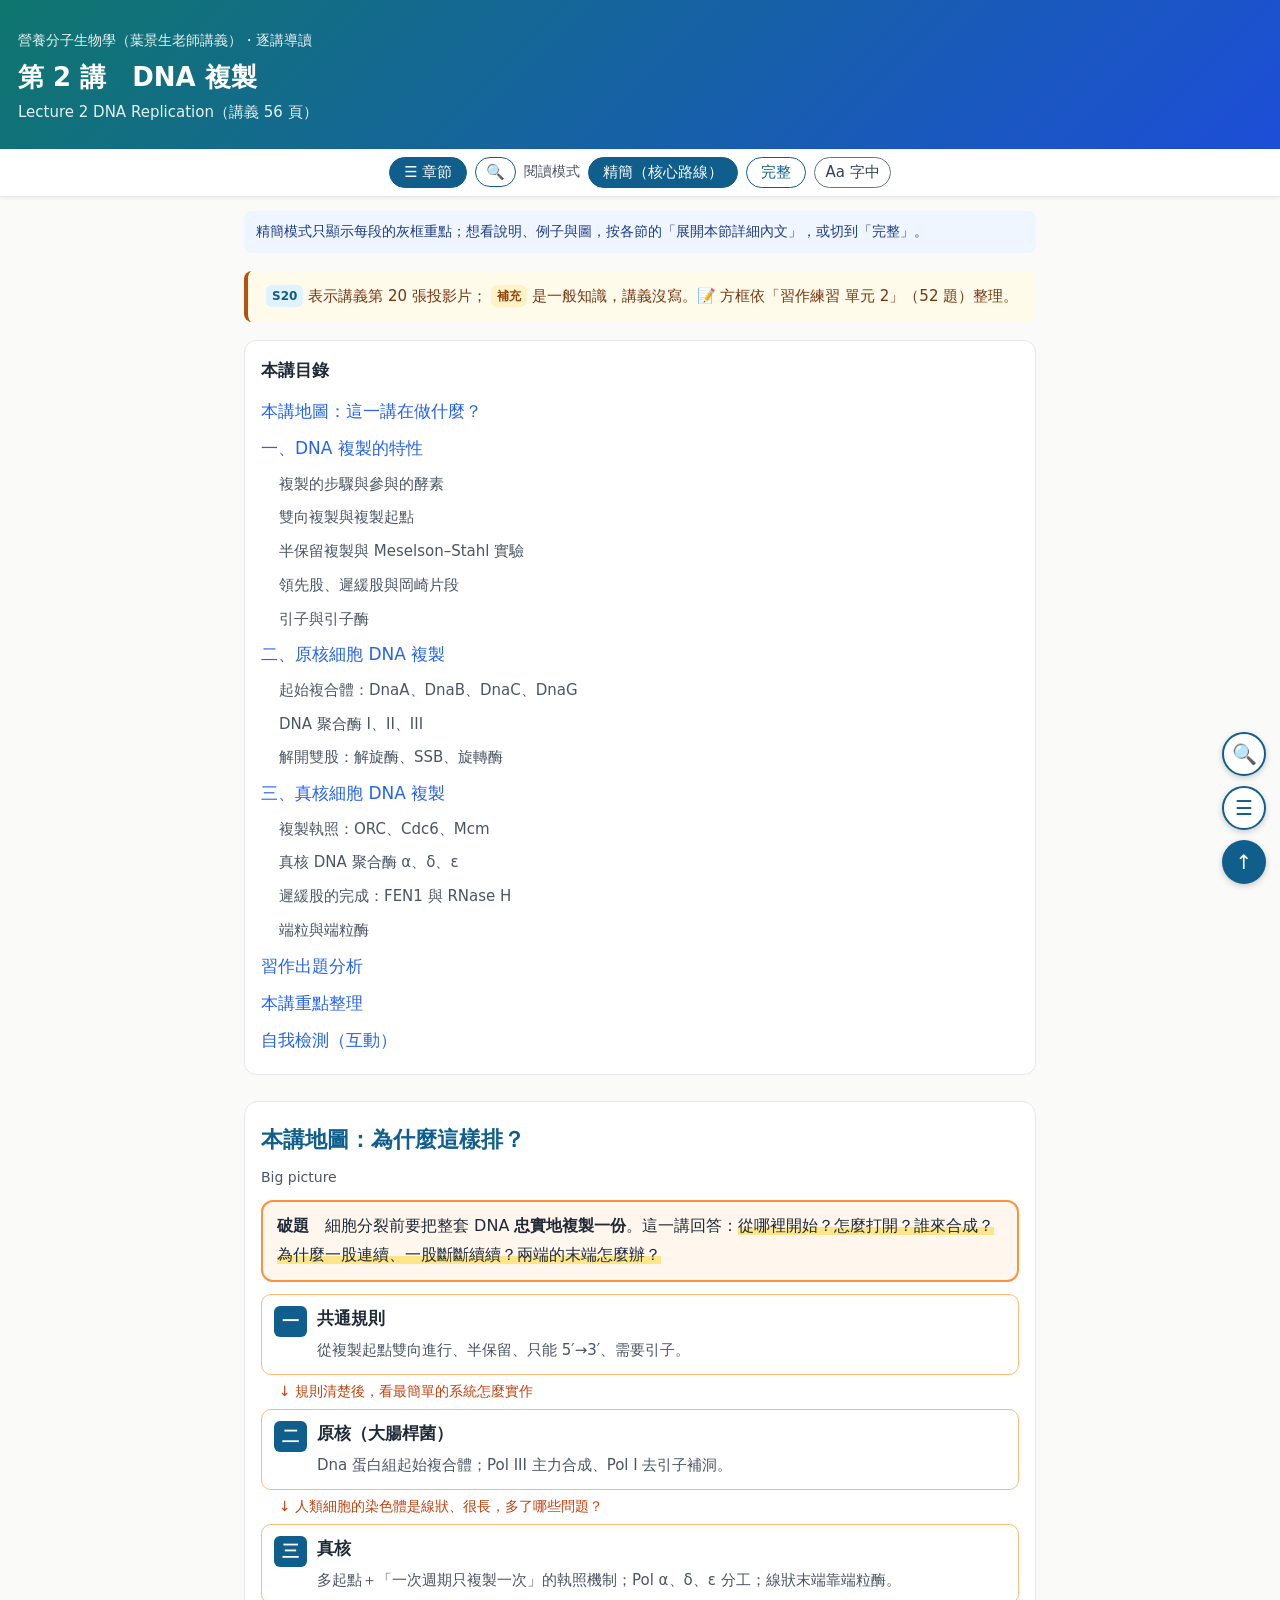
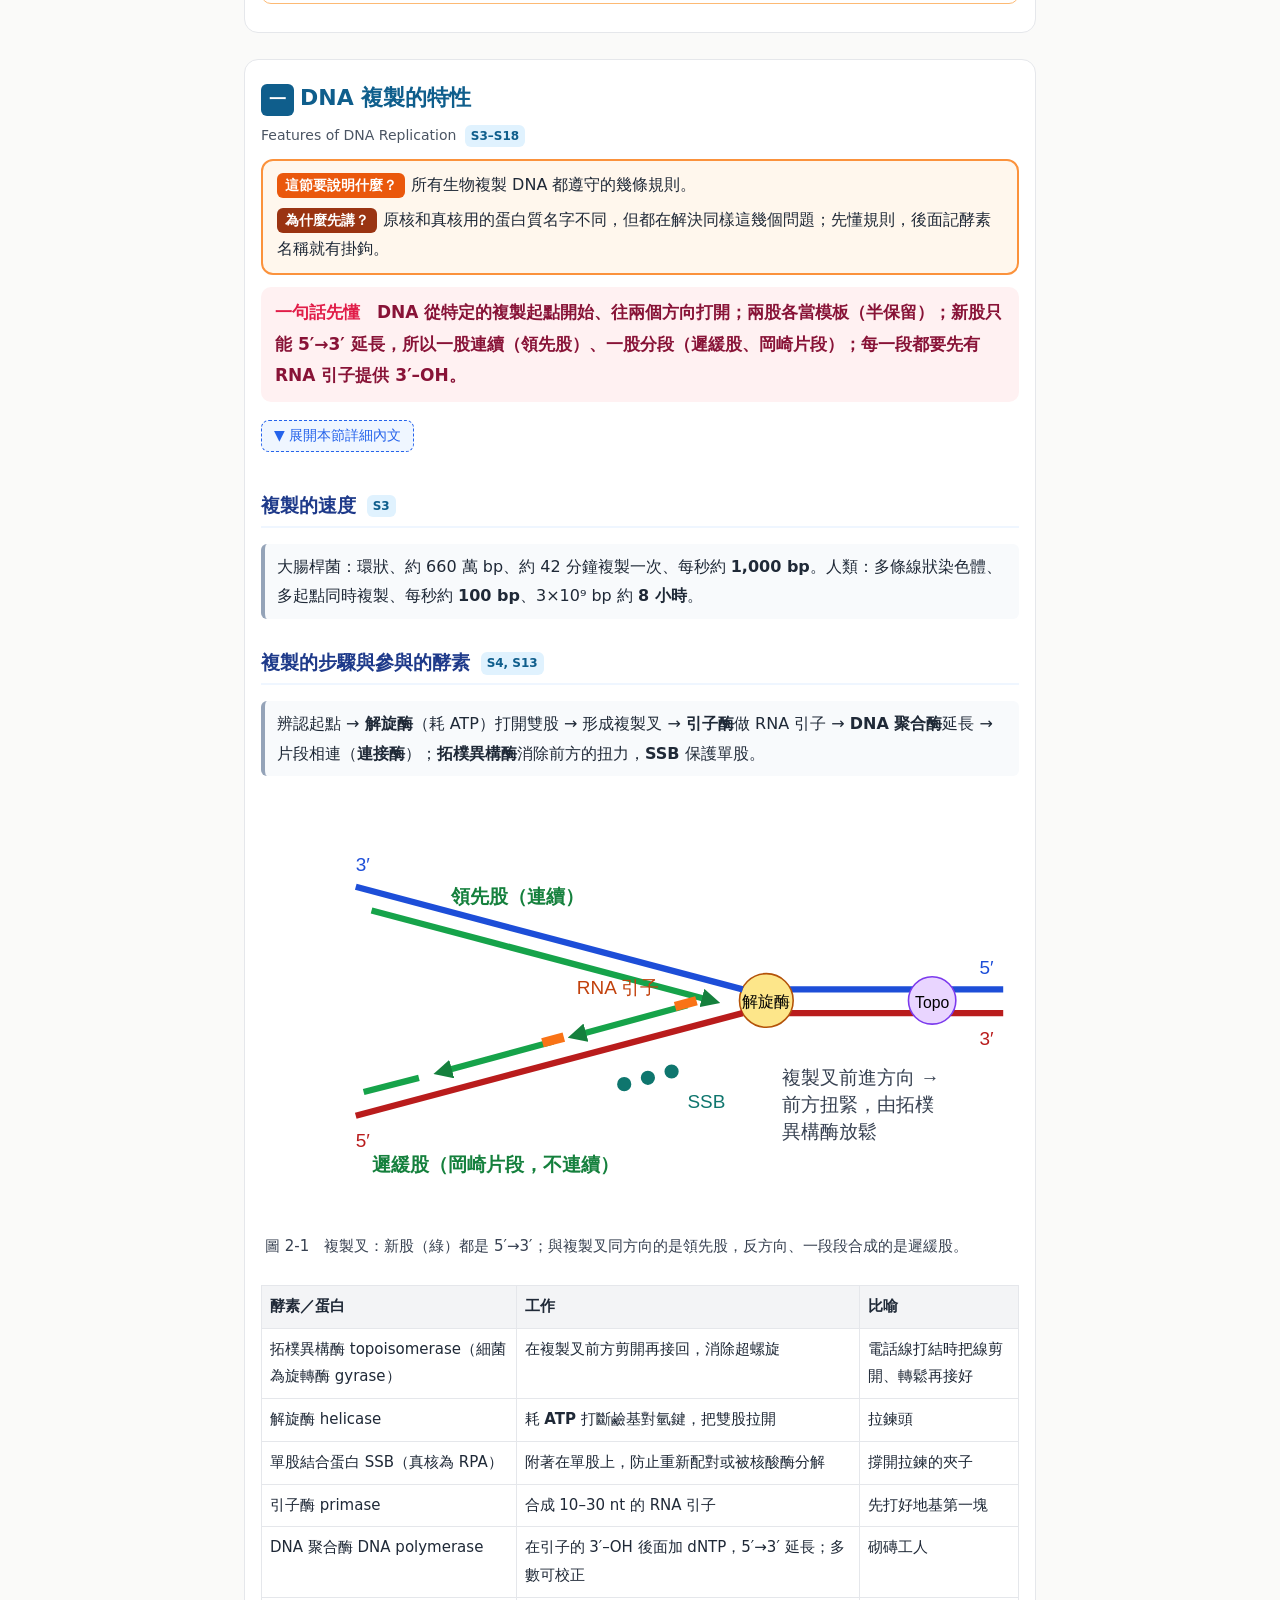
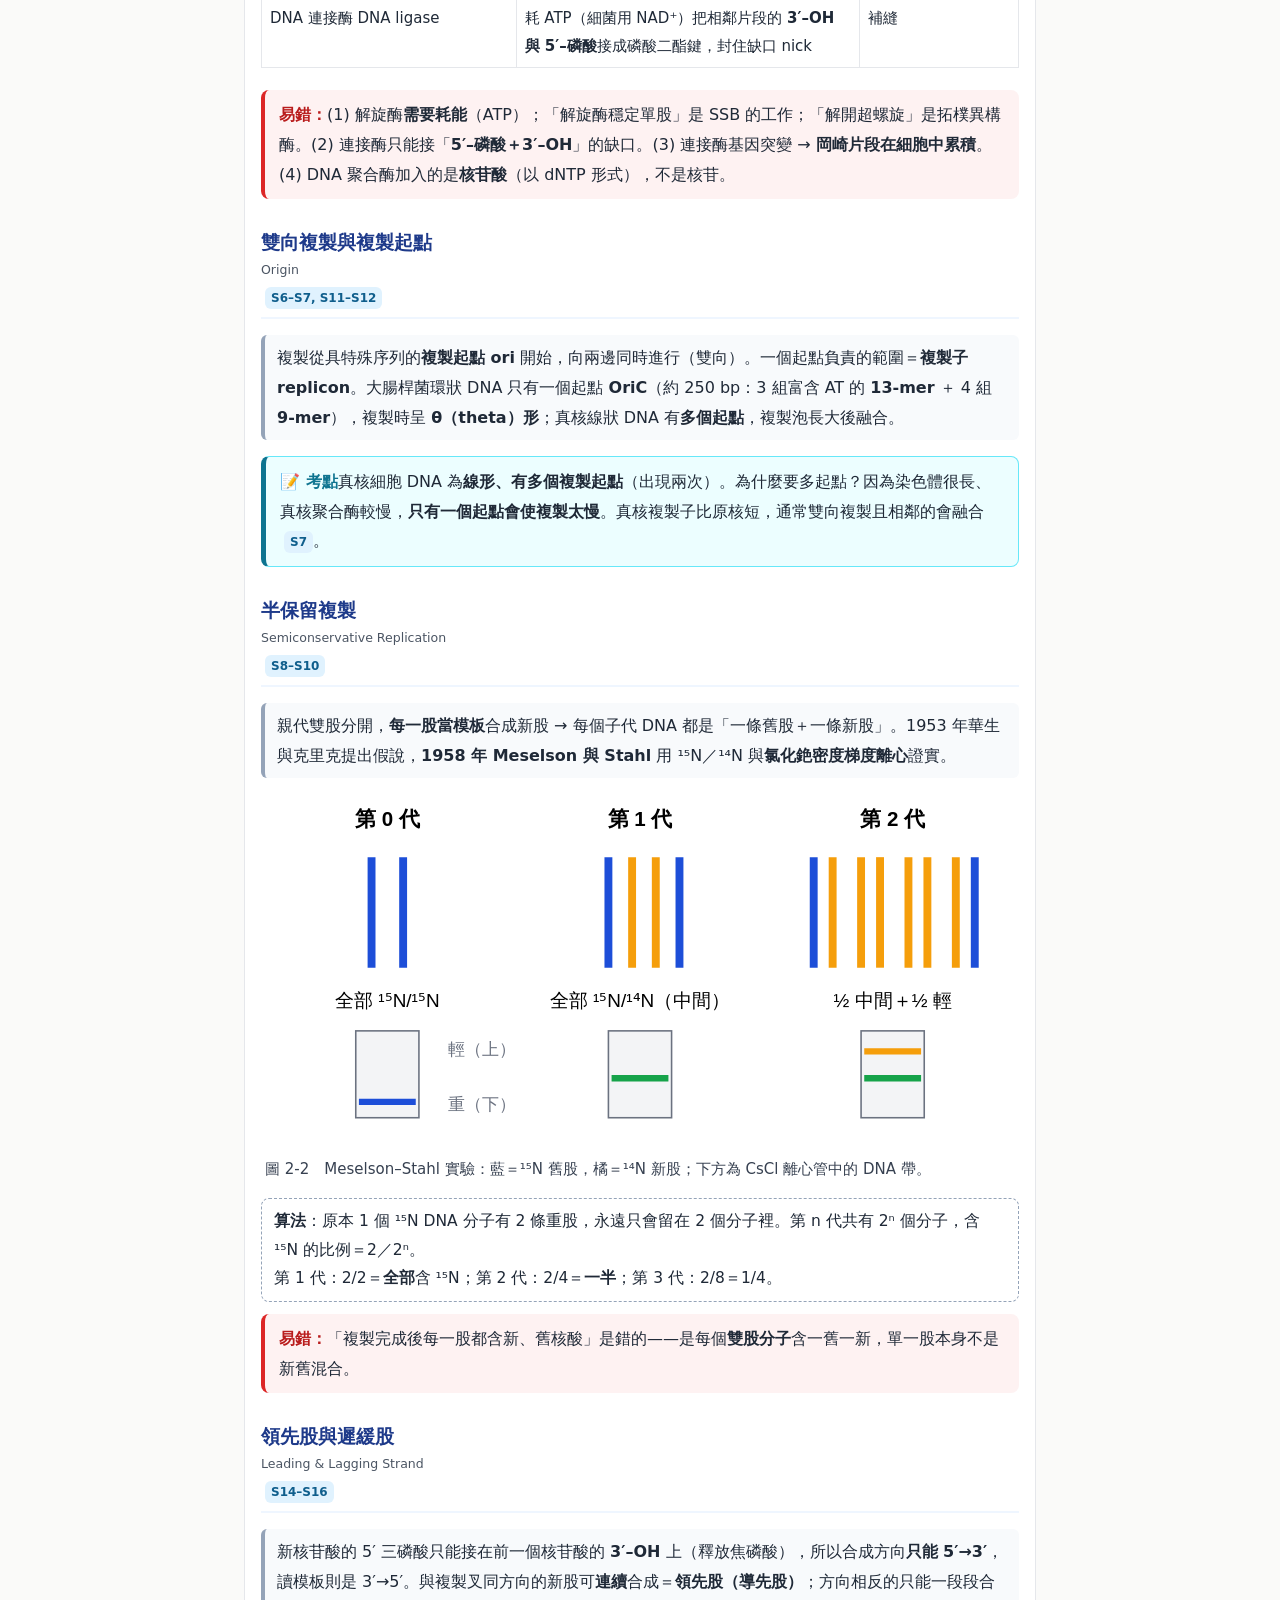
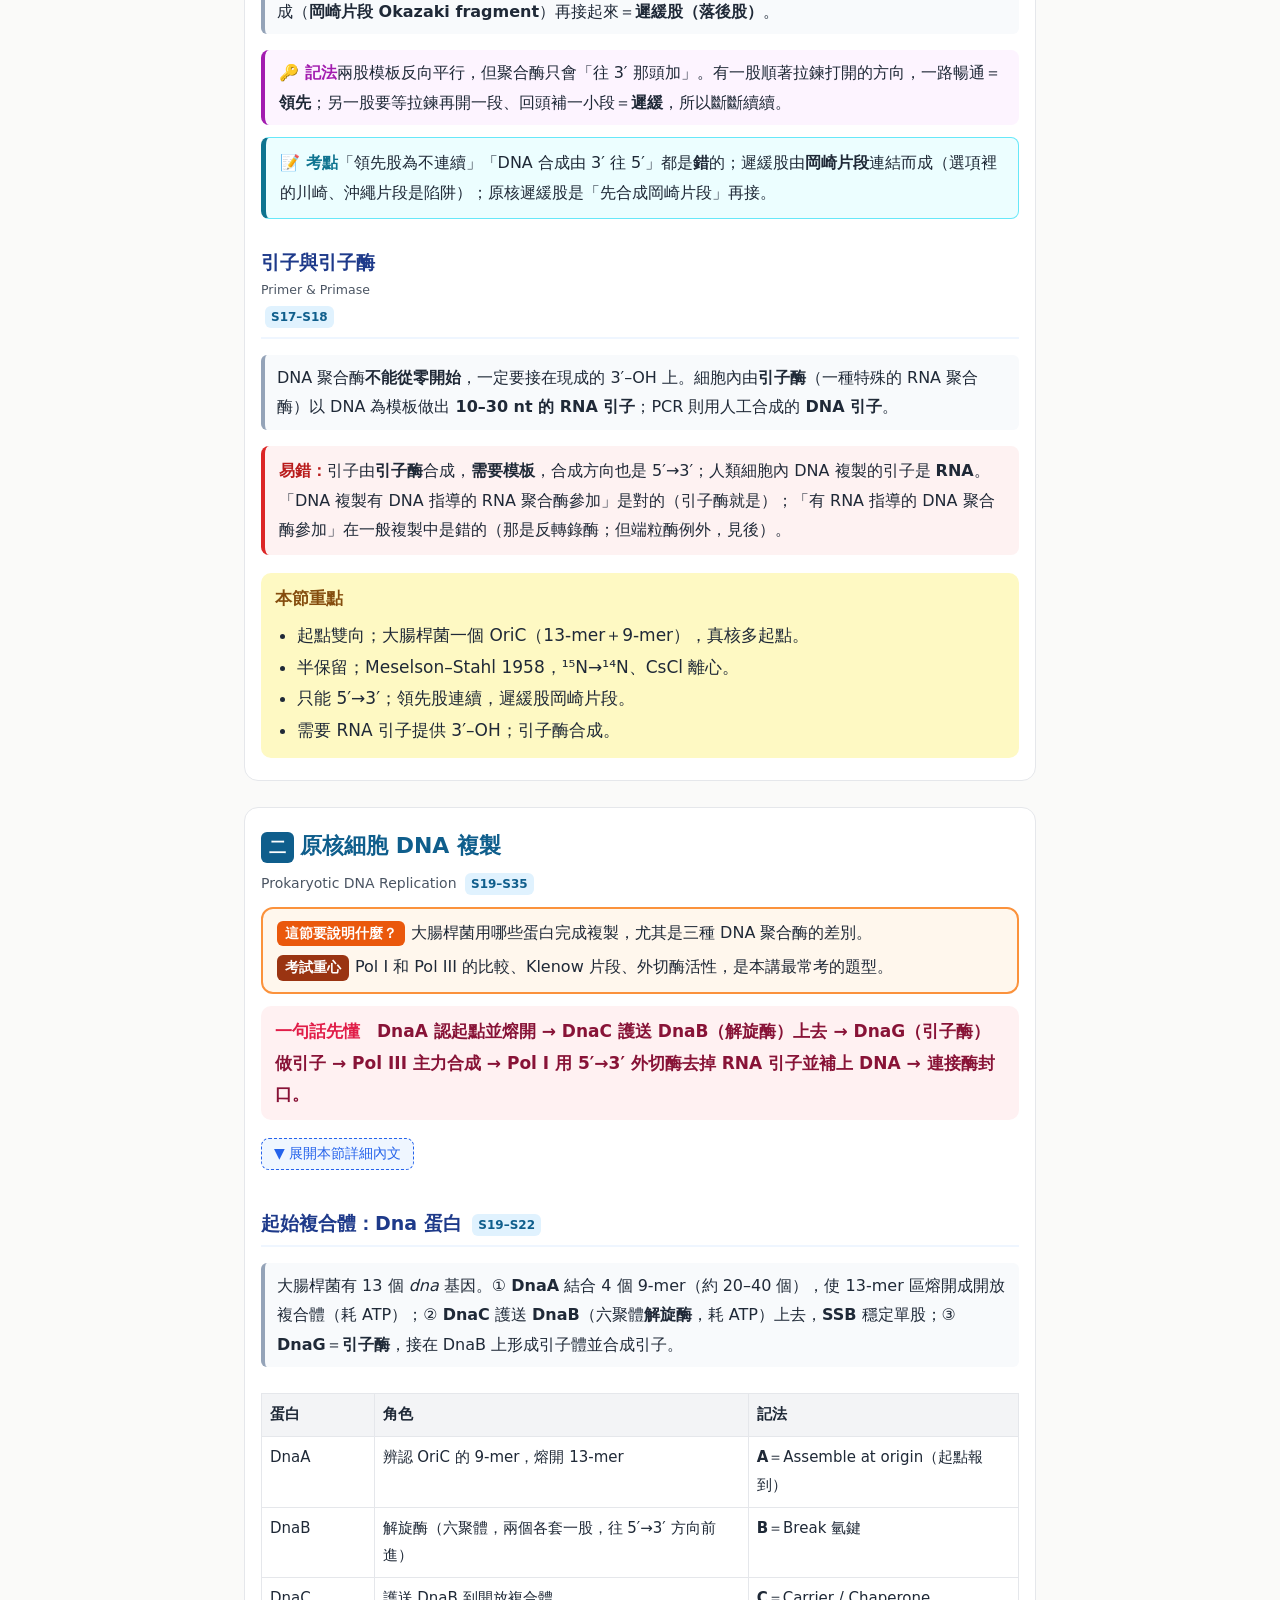
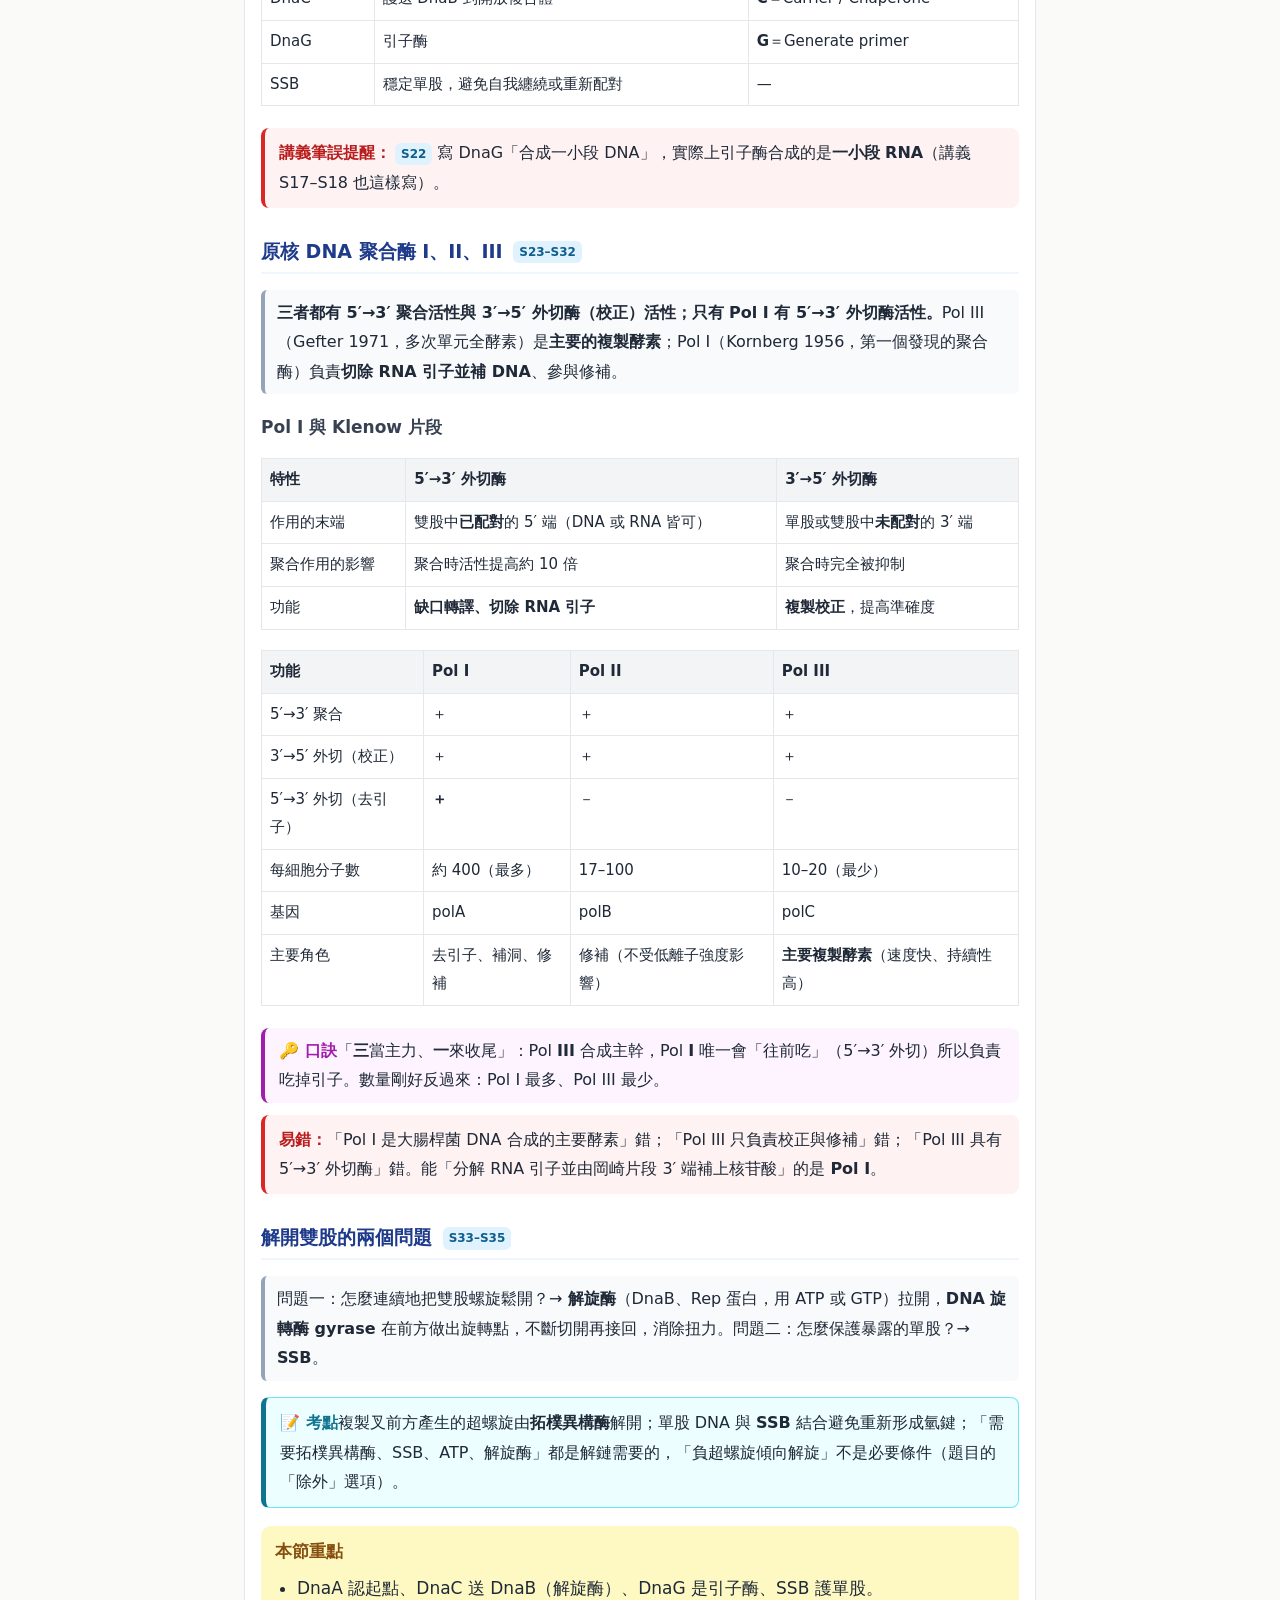
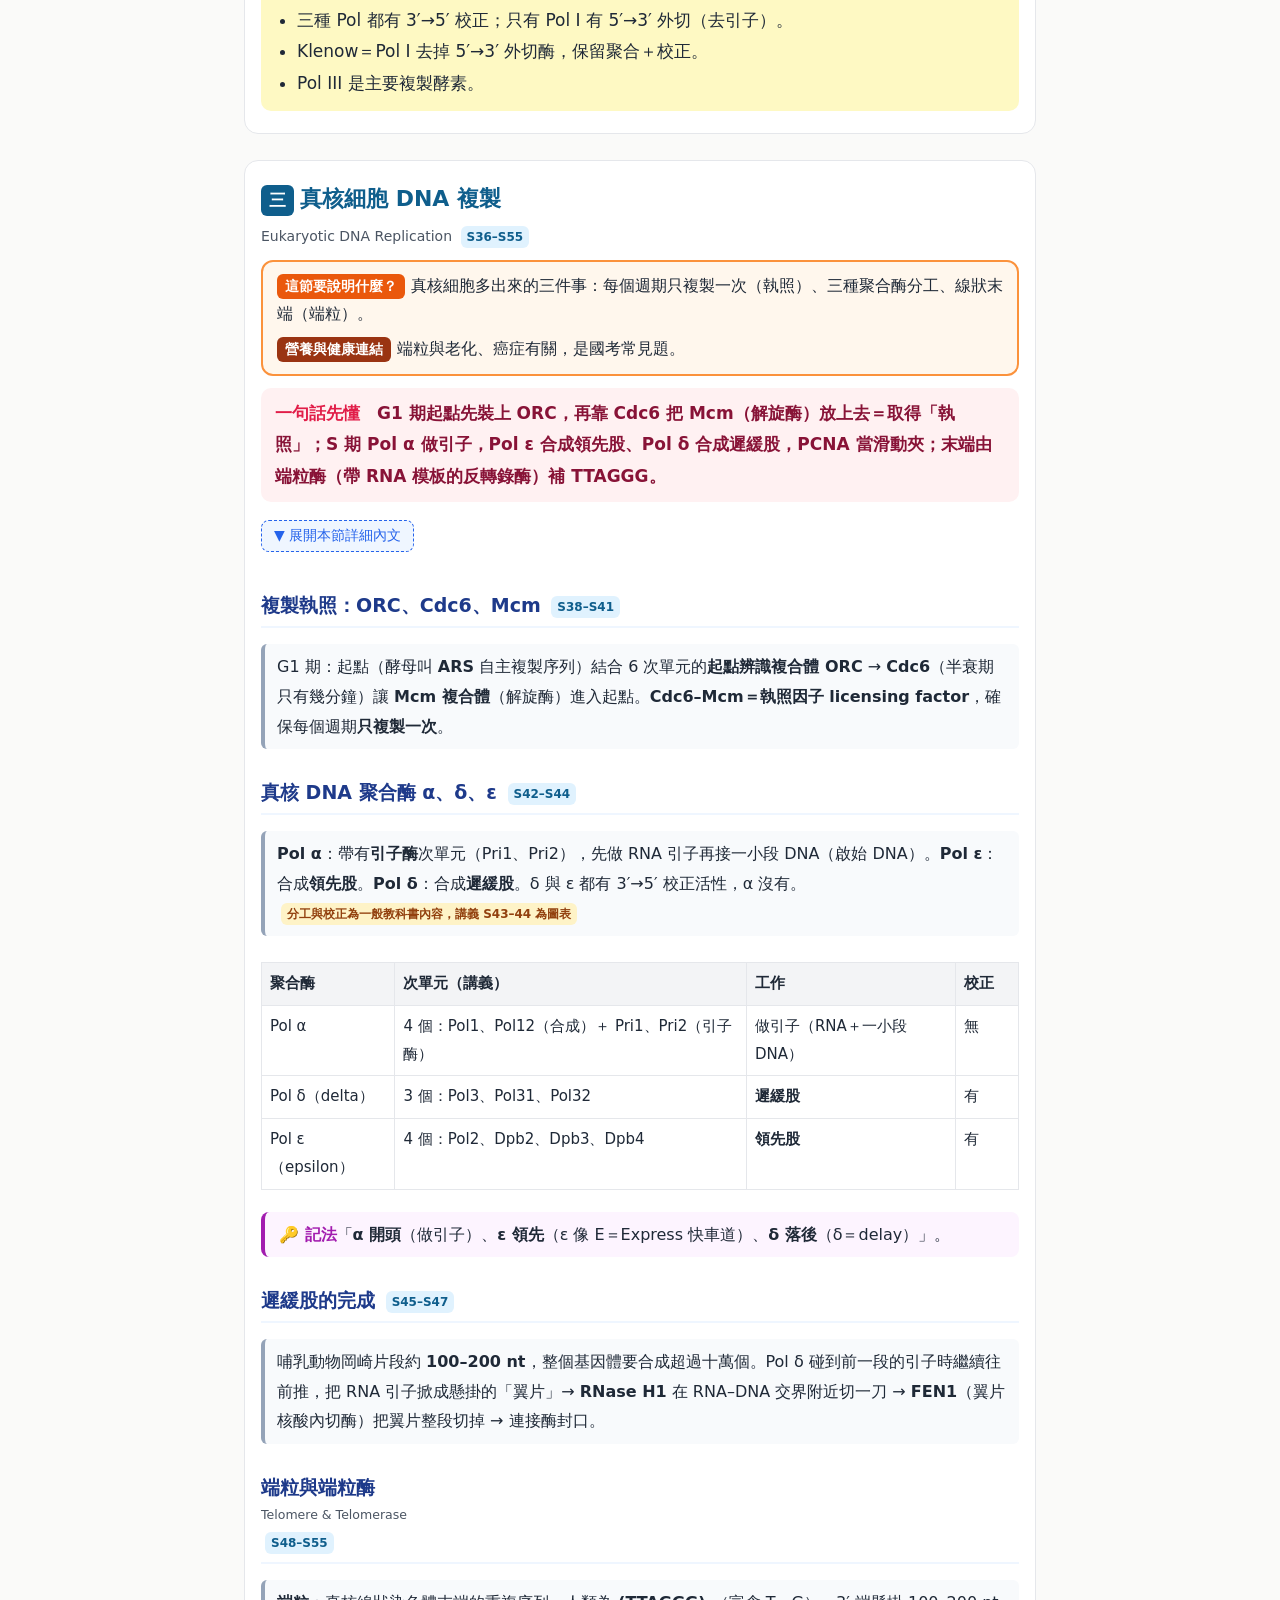
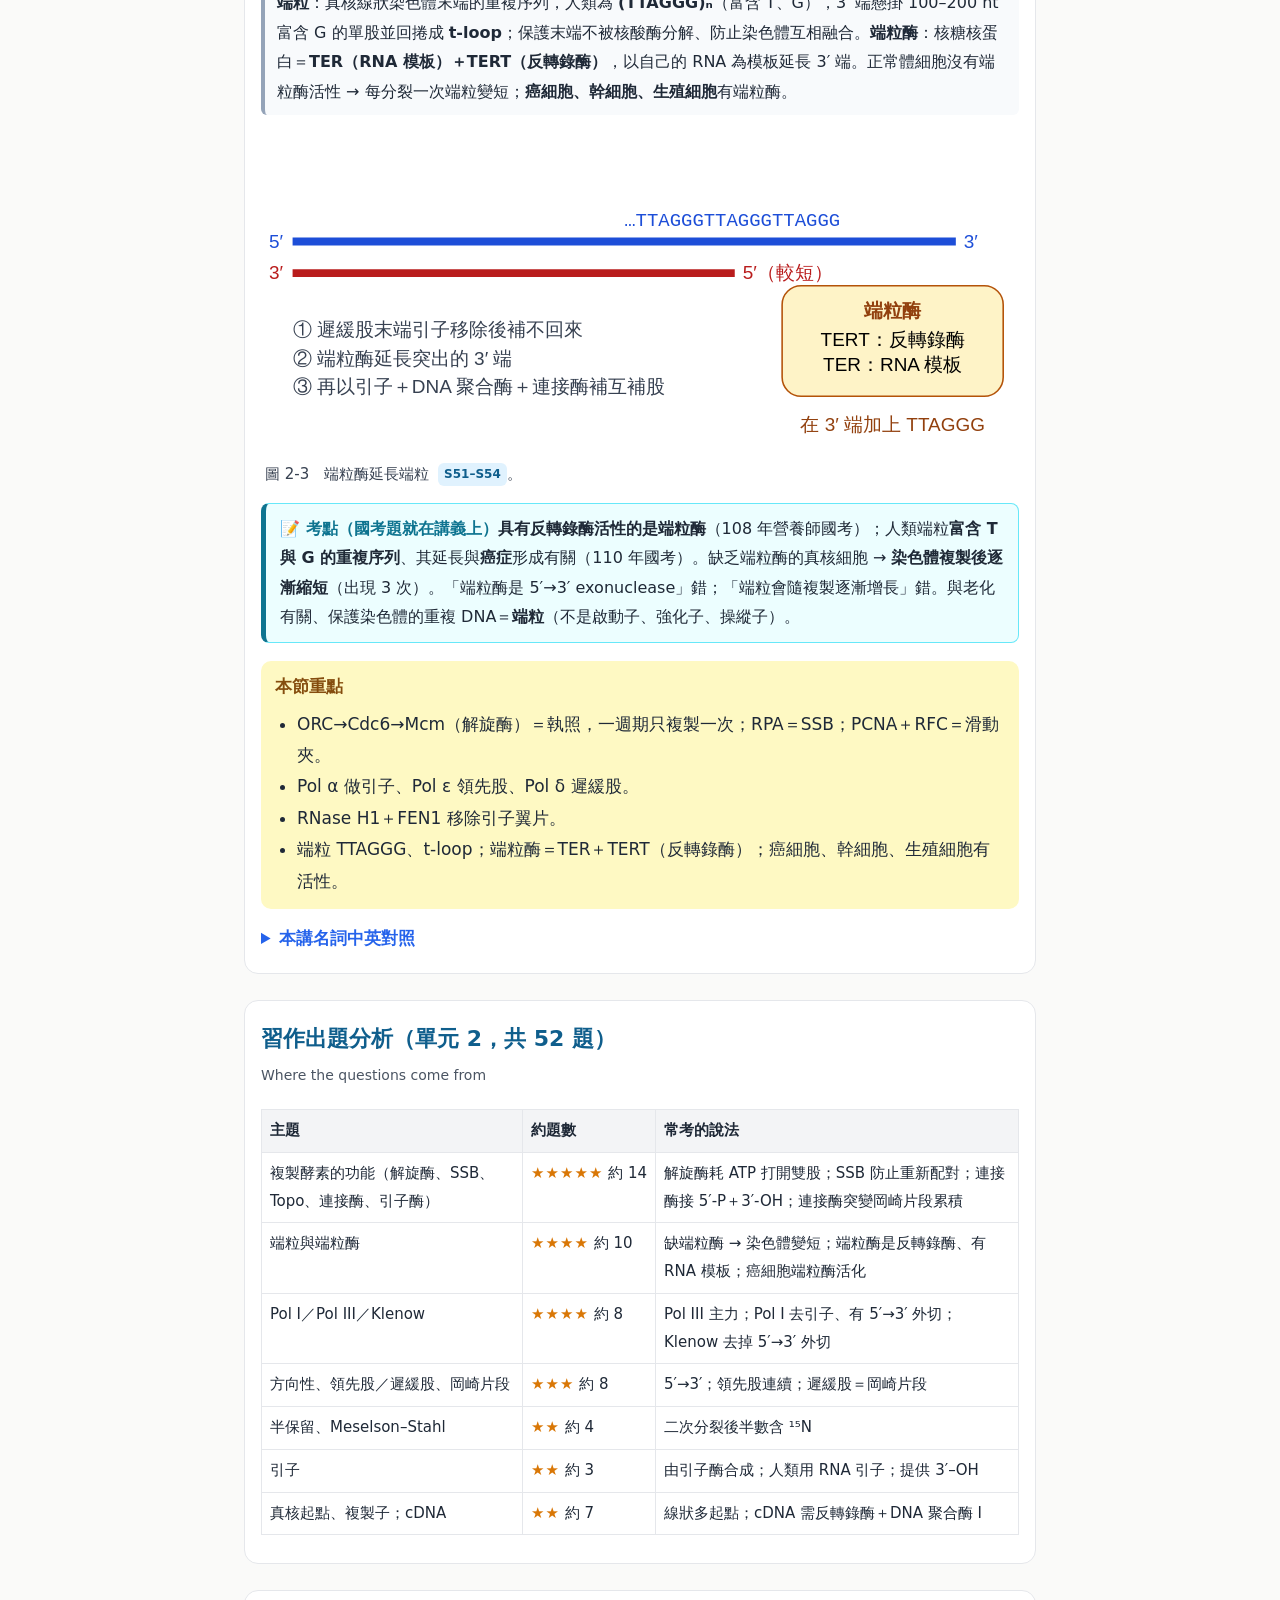
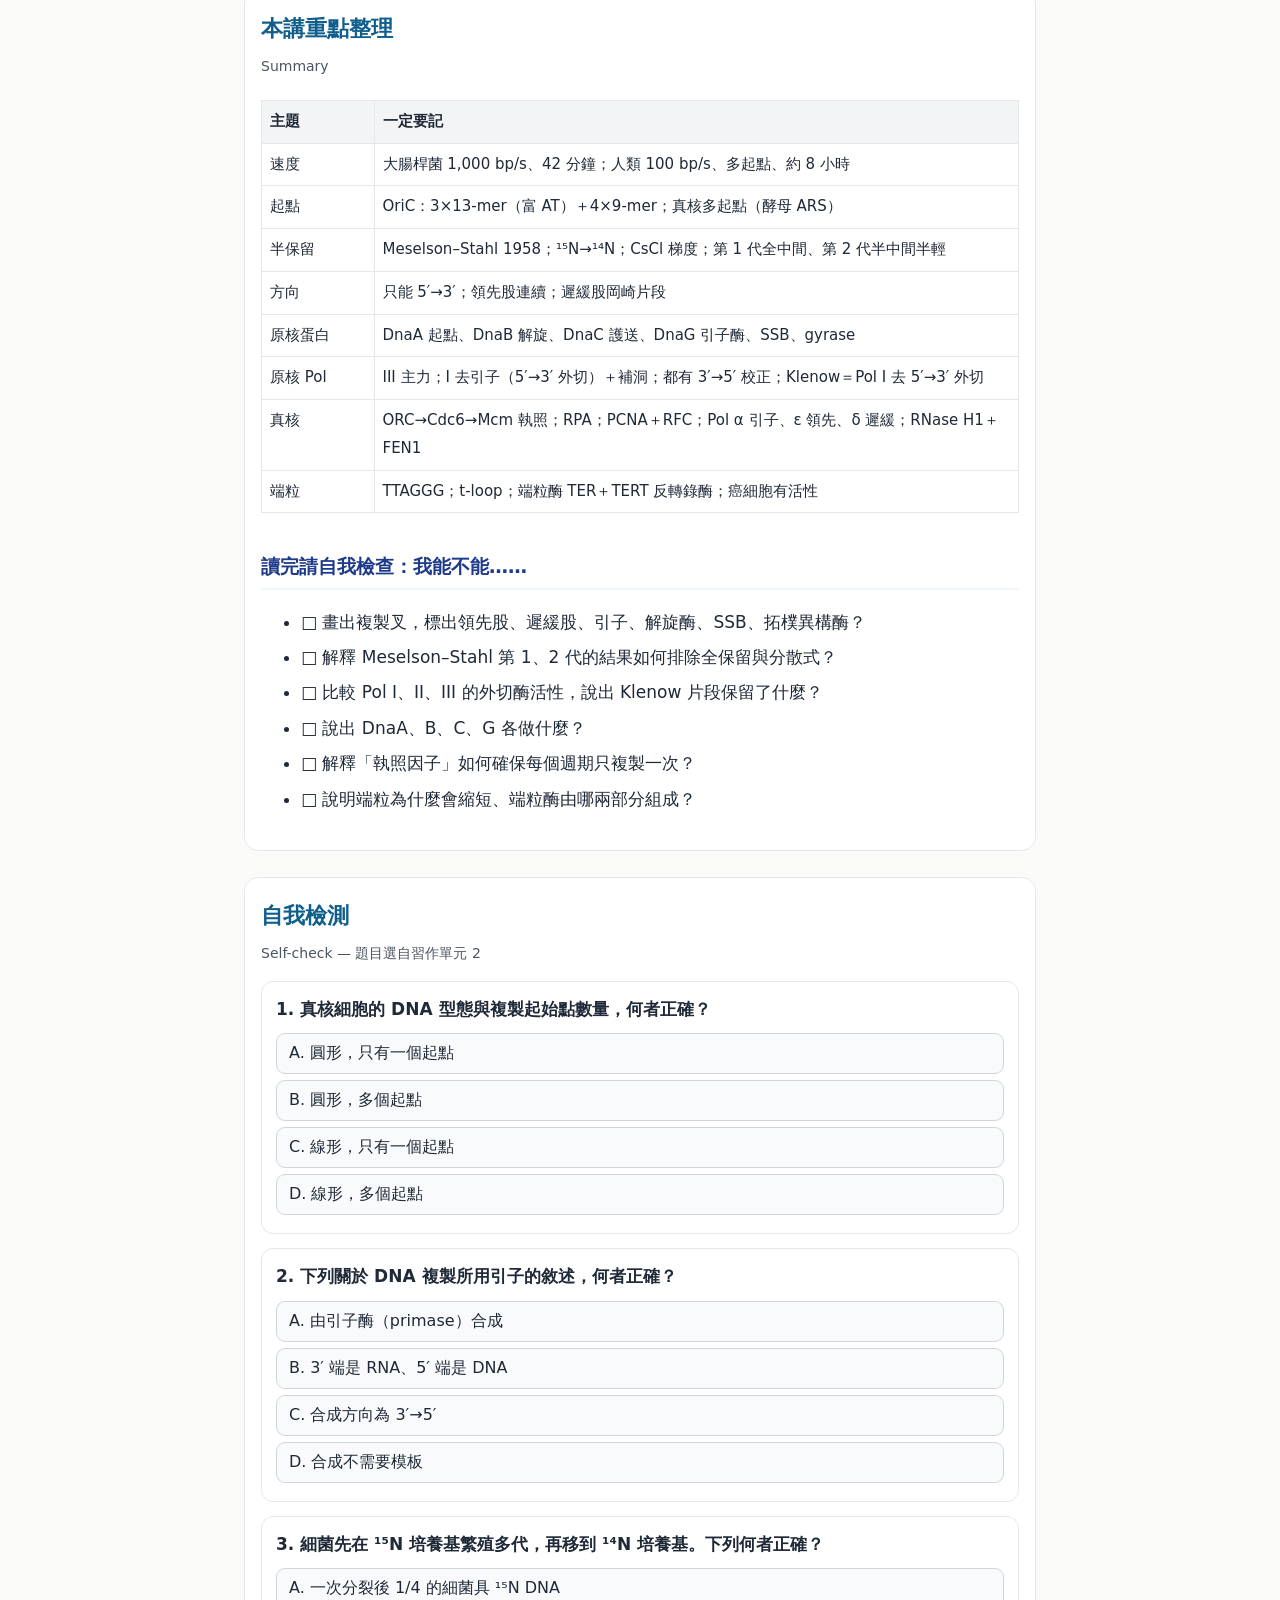
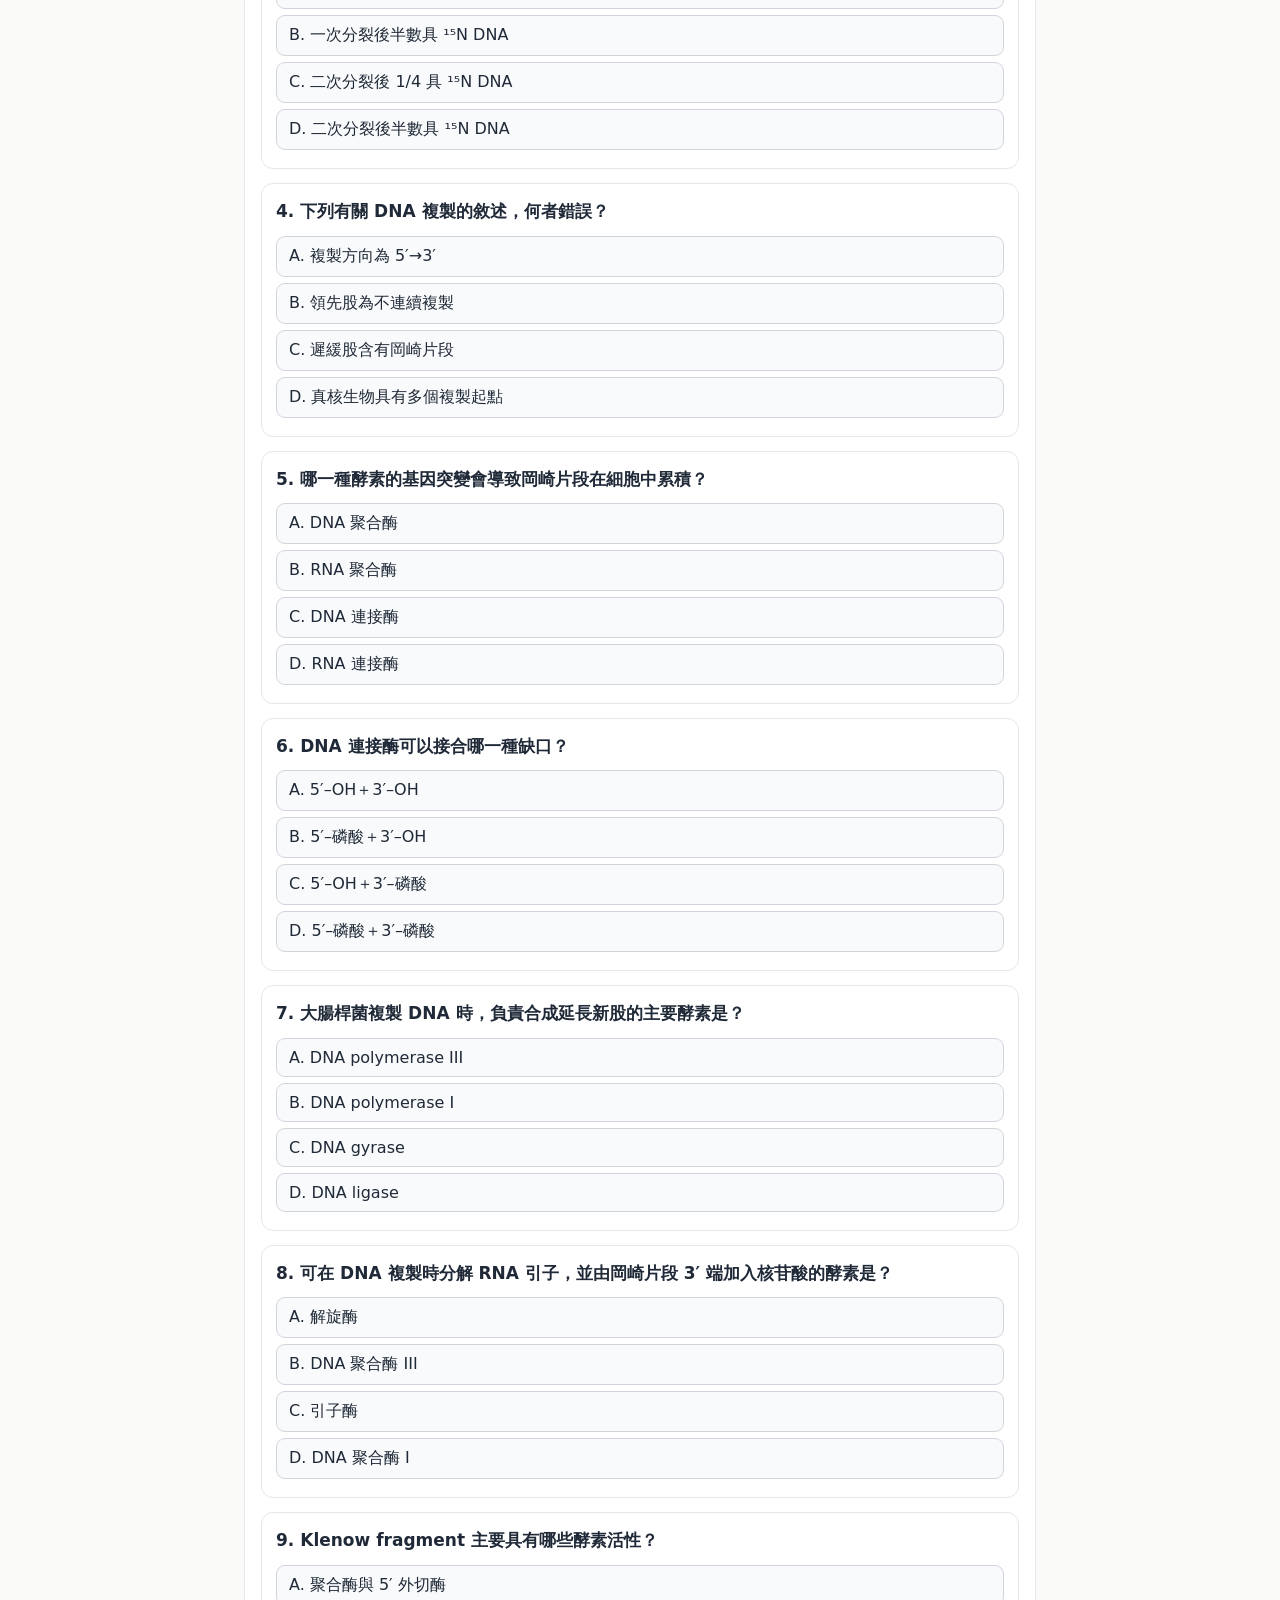
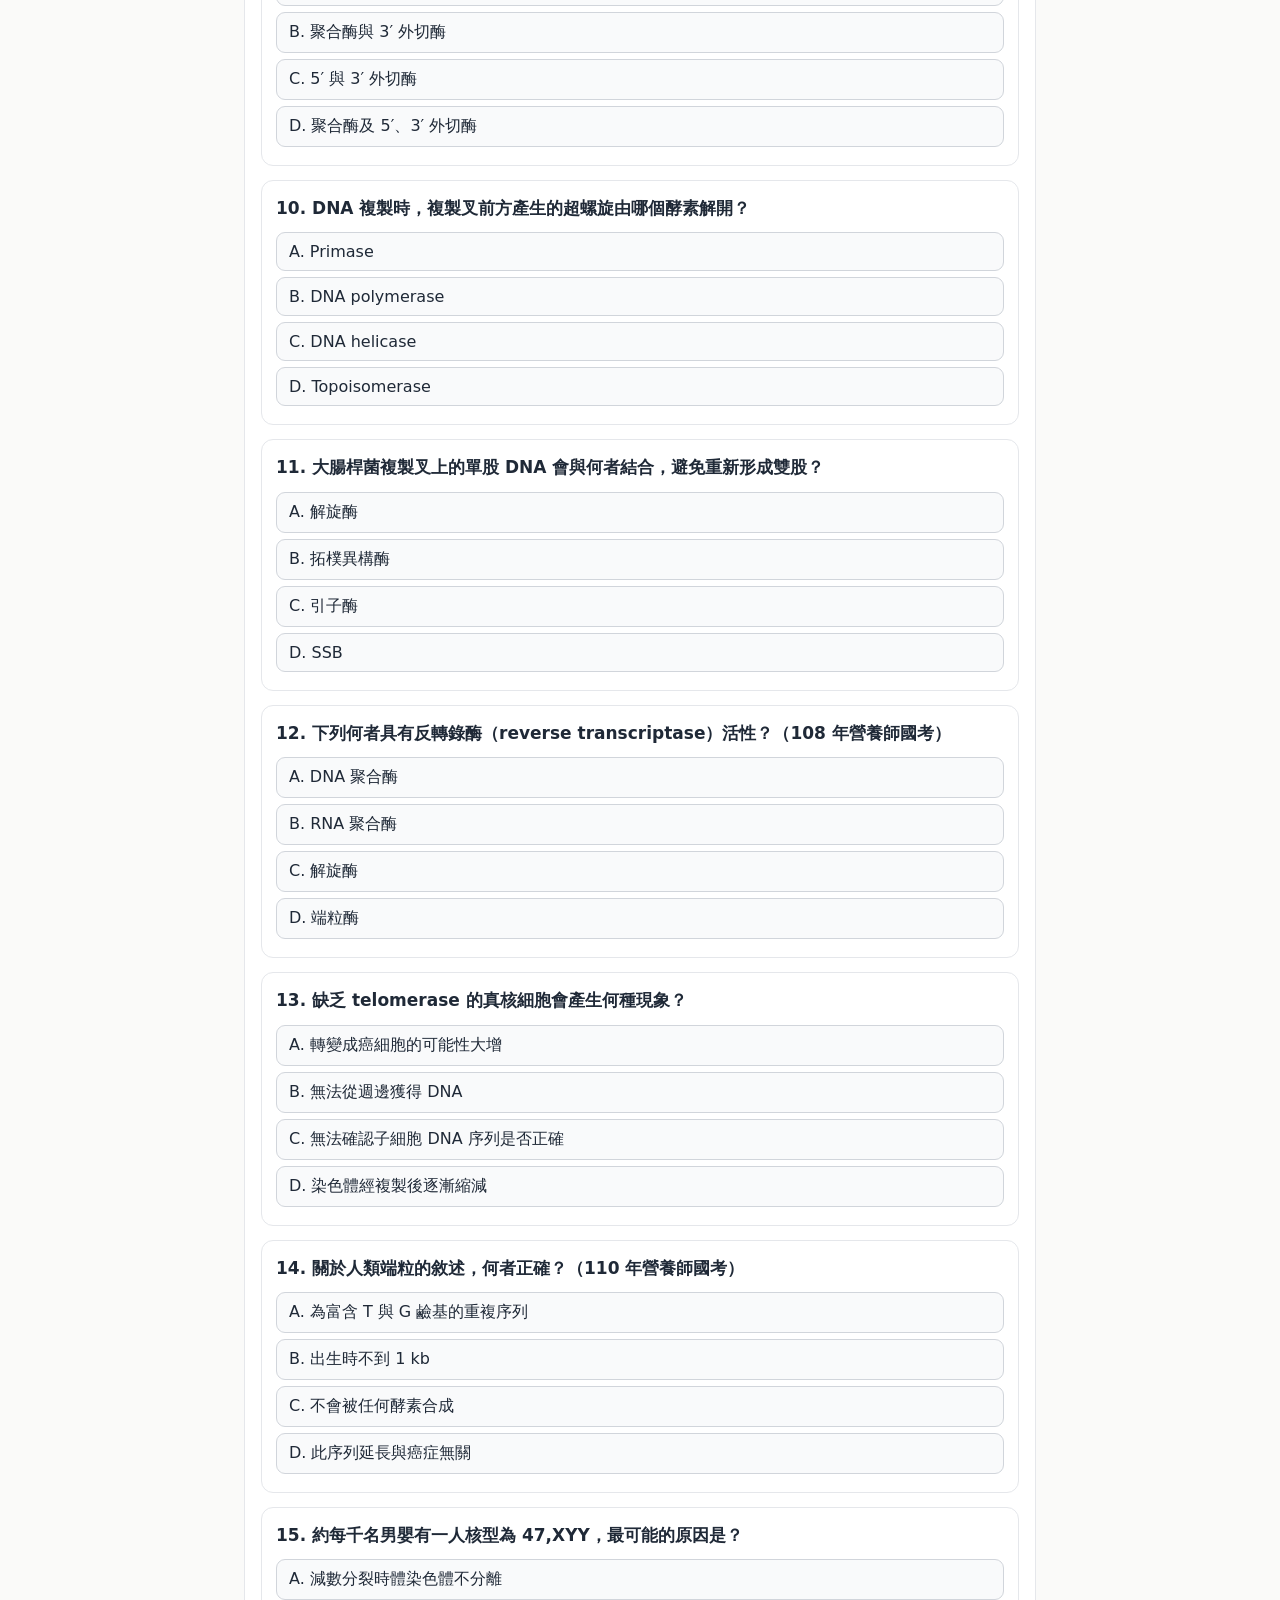
<file: guide/mb_ch02.html>
<!DOCTYPE html>
<html lang="zh-Hant">
<head>
<meta charset="UTF-8">
<meta name="viewport" content="width=device-width, initial-scale=1">
<title>營養分子生物學導讀｜第 2 講 DNA 複製</title>
<link rel="stylesheet" href="mb.css">
</head>
<body id="top" data-ch="2">
<header>
  <div class="book">營養分子生物學（葉景生老師講義）・逐講導讀</div>
  <h1>第 2 講　DNA 複製</h1>
  <div class="en">Lecture 2 DNA Replication（講義 56 頁）</div>
</header>
<div class="modebar"><span>閱讀模式</span>
  <button id="mBrief" onclick="setMode('brief')">精簡（核心路線）</button>
  <button id="mFull" onclick="setMode('full')">完整</button>
</div>
<main>
<div class="briefhint">精簡模式只顯示每段的灰框重點；想看說明、例子與圖，按各節的「展開本節詳細內文」，或切到「完整」。</div>
<div class="note"><span class="src">S20</span> 表示講義第 20 張投影片；<span class="add">補充</span> 是一般知識，講義沒寫。📝 方框依「習作練習 單元 2」（52 題）整理。</div>
<nav class="toc">
  <b>本講目錄</b>
  <a href="#s0">本講地圖：這一講在做什麼？</a>
  <a href="#s1">一、DNA 複製的特性</a>
  <a class="sub" href="#s1a">複製的步驟與參與的酵素</a>
  <a class="sub" href="#s1b">雙向複製與複製起點</a>
  <a class="sub" href="#s1c">半保留複製與 Meselson–Stahl 實驗</a>
  <a class="sub" href="#s1d">領先股、遲緩股與岡崎片段</a>
  <a class="sub" href="#s1e">引子與引子酶</a>
  <a href="#s2">二、原核細胞 DNA 複製</a>
  <a class="sub" href="#s2a">起始複合體：DnaA、DnaB、DnaC、DnaG</a>
  <a class="sub" href="#s2b">DNA 聚合酶 I、II、III</a>
  <a class="sub" href="#s2c">解開雙股：解旋酶、SSB、旋轉酶</a>
  <a href="#s3">三、真核細胞 DNA 複製</a>
  <a class="sub" href="#s3a">複製執照：ORC、Cdc6、Mcm</a>
  <a class="sub" href="#s3b">真核 DNA 聚合酶 α、δ、ε</a>
  <a class="sub" href="#s3c">遲緩股的完成：FEN1 與 RNase H</a>
  <a class="sub" href="#s3d">端粒與端粒酶</a>
  <a href="#s5">習作出題分析</a>
  <a href="#s6">本講重點整理</a>
  <a href="#s7">自我檢測（互動）</a>
</nav>

<section class="sec" id="s0">
  <h2>本講地圖：為什麼這樣排？</h2>
  <div class="en">Big picture</div>
  <div class="lead"><b>破題</b>　細胞分裂前要把整套 DNA <b>忠實地複製一份</b>。這一講回答：<span class="key">從哪裡開始？怎麼打開？誰來合成？為什麼一股連續、一股斷斷續續？兩端的末端怎麼辦？</span></div>
  <div class="path">
    <div class="step"><span class="sn">一</span><div><b>共通規則</b><br><span class="sq">從複製起點雙向進行、半保留、只能 5′→3′、需要引子。</span></div></div>
    <div class="arr">↓ 規則清楚後，看最簡單的系統怎麼實作</div>
    <div class="step"><span class="sn">二</span><div><b>原核（大腸桿菌）</b><br><span class="sq">Dna 蛋白組起始複合體；Pol III 主力合成、Pol I 去引子補洞。</span></div></div>
    <div class="arr">↓ 人類細胞的染色體是線狀、很長，多了哪些問題？</div>
    <div class="step"><span class="sn">三</span><div><b>真核</b><br><span class="sq">多起點＋「一次週期只複製一次」的執照機制；Pol α、δ、ε 分工；線狀末端靠端粒酶。</span></div></div>
  </div>
</section>

<!-- ============ 一 ============ -->
<section class="sec det" id="s1">
  <h2><span class="no">一</span>DNA 複製的特性</h2>
  <div class="en">Features of DNA Replication <span class="src">S3–S18</span></div>
  <div class="lead"><div><span class="lt">這節要說明什麼？</span>所有生物複製 DNA 都遵守的幾條規則。</div><div><span class="lt lt2">為什麼先講？</span>原核和真核用的蛋白質名字不同，但都在解決同樣這幾個問題；先懂規則，後面記酵素名稱就有掛鉤。</div></div>
  <div class="oneline">DNA 從特定的複製起點開始、往兩個方向打開；兩股各當模板（半保留）；新股只能 5′→3′ 延長，所以一股連續（領先股）、一股分段（遲緩股、岡崎片段）；每一段都要先有 RNA 引子提供 3′–OH。</div>

  <div class="bridge">第 1 講結尾提到，DNA 複製發生在細胞週期的 <b>S 期</b>，複製後形成兩條姊妹染色分體。第 2 講就是要打開 S 期的黑盒子：一條雙股 DNA 是怎麼變成兩條一模一樣的？簡報先用數字說明「複製有多快、多大量」，讓我們感受到這個工程的規模——也因此細胞需要一整組分工明確的酵素。</div>
<h3>複製的速度 <span class="src">S3</span></h3>
  <p class="core">大腸桿菌：環狀、約 660 萬 bp、約 42 分鐘複製一次、每秒約 <b>1,000 bp</b>。人類：多條線狀染色體、多起點同時複製、每秒約 <b>100 bp</b>、3×10⁹ bp 約 <b>8 小時</b>。</p>
  <p>把數字換成比喻比較好理解：大腸桿菌的 DNA 長 1.4 mm，卻擠在約 2 μm 的細胞裡；兩個複製叉同時往反方向跑，每個每秒約 1,000 個鹼基，所以約 40 分鐘就能複製完全長。人類 DNA 長約 1,000 倍、聚合酶又慢 10 倍，如果只有一個起點要跑好幾個月；所以真核細胞在每條染色體上設置成千上萬個起點同時開工，才能在幾小時內完成。</p>
  <p>細胞分裂時，遺傳訊息必須被<b>忠實地</b>複製成兩套，兩個子細胞才都有完整訊息。真核細胞每個複製叉比較慢，但靠很多起點同時開工來彌補。</p>

  <div class="bridge">看完規模，簡報先用一張流程圖（S4）和一份酵素清單（S13）給出整體輪廓，後面各小節再分別解釋「為什麼要這樣做」。建議先把這一段的流程記熟當骨架：<b>找起點 → 打開 → 做引子 → 延伸 → 接起來</b>，再把後面的細節掛上去。</div>
<h3 id="s1a">複製的步驟與參與的酵素 <span class="src">S4, S13</span></h3>
  <p class="core">辨認起點 → <b>解旋酶</b>（耗 ATP）打開雙股 → 形成複製叉 → <b>引子酶</b>做 RNA 引子 → <b>DNA 聚合酶</b>延長 → 片段相連（<b>連接酶</b>）；<b>拓樸異構酶</b>消除前方的扭力，<b>SSB</b> 保護單股。</p>
  <p>可以把整個過程想成「拉開拉鍊同時縫兩條新拉鍊」：起始蛋白先找到拉鍊頭的位置（ori），解旋酶把拉鍊往前拉開，形成 Y 字形的<b>複製叉</b>；拉開的兩側立刻有 SSB 撐住，避免又合起來；引子酶先放下一小段 RNA 當起點，聚合酶接著照模板一個一個補上互補的核苷酸；最後連接酶把一段段新股縫成一整條。拉鍊越拉越開，前方沒拉開的部分會被擰緊，就由拓樸異構酶負責放鬆。</p>
  <figure class="pic"><svg viewBox="0 0 480 270" xmlns="http://www.w3.org/2000/svg" font-family="Noto Sans TC,PingFang TC,Microsoft JhengHei,sans-serif">
    <defs><marker id="a2" markerUnits="userSpaceOnUse" markerWidth="12" markerHeight="12" refX="6" refY="6" orient="auto"><path d="M0,0 L12,6 L0,12 z" fill="#15803d"/></marker></defs>
    <!-- parental duplex at right -->
    <line x1="330" y1="125" x2="470" y2="125" stroke="#1d4ed8" stroke-width="4"/><line x1="330" y1="140" x2="470" y2="140" stroke="#b91c1c" stroke-width="4"/>
    <circle cx="425" cy="132" r="15" fill="#e9d5ff" stroke="#7c3aed"/><text x="425" y="137" font-size="10" text-anchor="middle">Topo</text>
    <!-- helicase -->
    <circle cx="320" cy="132" r="17" fill="#fde68a" stroke="#b45309"/><text x="320" y="136" font-size="10" text-anchor="middle">解旋酶</text>
    <!-- top template strand (blue) 3' ... going left-up -->
    <path d="M305 125 L60 60" stroke="#1d4ed8" stroke-width="4" fill="none"/>
    <!-- bottom template (red) -->
    <path d="M305 140 L60 205" stroke="#b91c1c" stroke-width="4" fill="none"/>
    <!-- leading strand new (along top template, continuous toward fork) -->
    <path d="M70 75 L285 132" stroke="#16a34a" stroke-width="4" fill="none" marker-end="url(#a2)"/>
    <!-- lagging fragments along bottom, pointing away from fork -->
    <path d="M270 135 L200 154" stroke="#16a34a" stroke-width="4" marker-end="url(#a2)"/>
    <rect x="262" y="131" width="14" height="6" fill="#f97316" transform="rotate(-15 269 134)"/>
    <path d="M185 158 L115 177" stroke="#16a34a" stroke-width="4" marker-end="url(#a2)"/>
    <rect x="178" y="154" width="14" height="6" fill="#f97316" transform="rotate(-15 185 157)"/>
    <path d="M100 181 L65 190" stroke="#16a34a" stroke-width="4"/>
    <g fill="#0f766e" stroke="#0f766e"><circle cx="230" cy="185" r="4"/><circle cx="245" cy="181" r="4"/><circle cx="260" cy="177" r="4"/></g>
    <g font-size="12" fill="#374151">
      <text x="60" y="50" fill="#1d4ed8">3′</text><text x="60" y="225" fill="#b91c1c">5′</text><text x="455" y="115" fill="#1d4ed8">5′</text><text x="455" y="160" fill="#b91c1c">3′</text>
      <text x="120" y="70" fill="#15803d" font-weight="bold">領先股（連續）</text>
      <text x="70" y="240" fill="#15803d" font-weight="bold">遲緩股（岡崎片段，不連續）</text>
      <text x="200" y="128" fill="#c2410c">RNA 引子</text>
      <text x="270" y="200" fill="#0f766e">SSB</text>
      <text x="330" y="185">複製叉前進方向 →</text>
      <text x="330" y="202">前方扭緊，由拓樸</text><text x="330" y="219">異構酶放鬆</text>
    </g>
  </svg><figcaption>圖 2-1　複製叉：新股（綠）都是 5′→3′；與複製叉同方向的是領先股，反方向、一段段合成的是遲緩股。</figcaption></figure>
  <div class="tblwrap"><table>
    <tr><th>酵素／蛋白</th><th>工作</th><th>比喻</th></tr>
    <tr><td>拓樸異構酶 topoisomerase（細菌為旋轉酶 gyrase）</td><td>在複製叉前方剪開再接回，消除超螺旋</td><td>電話線打結時把線剪開、轉鬆再接好</td></tr>
    <tr><td>解旋酶 helicase</td><td>耗 <b>ATP</b> 打斷鹼基對氫鍵，把雙股拉開</td><td>拉鍊頭</td></tr>
    <tr><td>單股結合蛋白 SSB（真核為 RPA）</td><td>附著在單股上，防止重新配對或被核酸酶分解</td><td>撐開拉鍊的夾子</td></tr>
    <tr><td>引子酶 primase</td><td>合成 10–30 nt 的 RNA 引子</td><td>先打好地基第一塊</td></tr>
    <tr><td>DNA 聚合酶 DNA polymerase</td><td>在引子的 3′–OH 後面加 dNTP，5′→3′ 延長；多數可校正</td><td>砌磚工人</td></tr>
    <tr><td>DNA 連接酶 DNA ligase</td><td>耗 ATP（細菌用 NAD⁺）把相鄰片段的 <b>3′–OH 與 5′–磷酸</b>接成磷酸二酯鍵，封住缺口 nick</td><td>補縫</td></tr>
  </table></div>
  <div class="warn"><b class="t">易錯：</b>(1) 解旋酶<b>需要耗能</b>（ATP）；「解旋酶穩定單股」是 SSB 的工作；「解開超螺旋」是拓樸異構酶。(2) 連接酶只能接「<b>5′–磷酸＋3′–OH</b>」的缺口。(3) 連接酶基因突變 → <b>岡崎片段在細胞中累積</b>。(4) DNA 聚合酶加入的是<b>核苷酸</b>（以 dNTP 形式），不是核苷。</div>

  <div class="bridge">流程的第一步是「找起點」。複製不能隨便從任何地方開始，必須有特定序列讓起始蛋白辨認；而且為了加快速度，從起點往<b>兩個方向</b>同時進行。</div>
<h3 id="s1b">雙向複製與複製起點 Origin <span class="src">S6–S7, S11–S12</span></h3>
  <p class="core">複製從具特殊序列的<b>複製起點 ori</b> 開始，向兩邊同時進行（雙向）。一個起點負責的範圍＝<b>複製子 replicon</b>。大腸桿菌環狀 DNA 只有一個起點 <b>OriC</b>（約 250 bp：3 組富含 AT 的 <b>13-mer</b> ＋ 4 組 <b>9-mer</b>），複製時呈 <b>θ（theta）形</b>；真核線狀 DNA 有<b>多個起點</b>，複製泡長大後融合。</p>
  <p>大腸桿菌的基因體 DNA 只有一個 ori，所以整條是一個複製子；但細胞裡的質體各有自己的 ori，因此一個大腸桿菌可以有好幾個複製子 <span class="src">S6</span>。起點序列由短序列重複並排組成，可被啟動複製的蛋白複合體辨認 <span class="src">S11</span>。</p>
  <div class="eg"><b class="t">為什麼起點富含 A–T？</b>A=T 只有兩個氫鍵，比 G≡C 容易拆開，所以 13-mer 是最先「熔開」的地方（呼應第 1 講的 Tm）。</div>
  <div class="exam"><b class="t">考點</b>真核細胞 DNA 為<b>線形、有多個複製起點</b>（出現兩次）。為什麼要多起點？因為染色體很長、真核聚合酶較慢，<b>只有一個起點會使複製太慢</b>。真核複製子比原核短，通常雙向複製且相鄰的會融合 <span class="src">S7</span>。</div>

  <div class="bridge">知道從哪裡開始之後，簡報回頭討論一個更根本的問題：複製出來的兩個 DNA，舊股和新股是怎麼分配的？1953 年雙股螺旋模型提出時，有三種可能的答案：<b>全保留</b>（舊的雙股完整留著、另外做一條全新的）、<b>半保留</b>（每個子代各帶一條舊股）、<b>分散式</b>（新舊片段混在每一股裡）。華生與克里克依鹼基互補推測是半保留，但要靠實驗證明——就是 Meselson 與 Stahl。</div>
<h3 id="s1c">半保留複製 Semiconservative Replication <span class="src">S8–S10</span></h3>
  <p class="core">親代雙股分開，<b>每一股當模板</b>合成新股 → 每個子代 DNA 都是「一條舊股＋一條新股」。1953 年華生與克里克提出假說，<b>1958 年 Meselson 與 Stahl</b> 用 ¹⁵N／¹⁴N 與<b>氯化銫密度梯度離心</b>證實。</p>
  <p>實驗設計 <span class="src">S9</span>：先把大腸桿菌養在含 ¹⁵NH₄Cl 的培養基 15 代，讓 DNA 全部變成「重的」¹⁵N-DNA；再移到 ¹⁴N 培養基，在不同代數取出 DNA 做 CsCl 密度梯度離心——越重的 DNA 沉得越低。</p>
  <figure class="pic"><svg viewBox="0 0 480 220" xmlns="http://www.w3.org/2000/svg" font-family="Noto Sans TC,PingFang TC,Microsoft JhengHei,sans-serif">
    <g font-size="13" text-anchor="middle">
      <text x="80" y="20" font-weight="bold">第 0 代</text><text x="240" y="20" font-weight="bold">第 1 代</text><text x="400" y="20" font-weight="bold">第 2 代</text>
      <g stroke-width="5"><line x1="70" y1="40" x2="70" y2="110" stroke="#1d4ed8"/><line x1="90" y1="40" x2="90" y2="110" stroke="#1d4ed8"/>
      <line x1="220" y1="40" x2="220" y2="110" stroke="#1d4ed8"/><line x1="235" y1="40" x2="235" y2="110" stroke="#f59e0b"/><line x1="250" y1="40" x2="250" y2="110" stroke="#f59e0b"/><line x1="265" y1="40" x2="265" y2="110" stroke="#1d4ed8"/>
      <line x1="350" y1="40" x2="350" y2="110" stroke="#1d4ed8"/><line x1="362" y1="40" x2="362" y2="110" stroke="#f59e0b"/><line x1="380" y1="40" x2="380" y2="110" stroke="#f59e0b"/><line x1="392" y1="40" x2="392" y2="110" stroke="#f59e0b"/><line x1="410" y1="40" x2="410" y2="110" stroke="#f59e0b"/><line x1="422" y1="40" x2="422" y2="110" stroke="#f59e0b"/><line x1="440" y1="40" x2="440" y2="110" stroke="#f59e0b"/><line x1="452" y1="40" x2="452" y2="110" stroke="#1d4ed8"/></g>
      <text x="80" y="135" font-size="12">全部 ¹⁵N/¹⁵N</text><text x="240" y="135" font-size="12">全部 ¹⁵N/¹⁴N（中間）</text><text x="400" y="135" font-size="12">½ 中間＋½ 輕</text>
      <rect x="60" y="150" width="40" height="55" fill="#f3f4f6" stroke="#6b7280"/><line x1="62" y1="195" x2="98" y2="195" stroke="#1d4ed8" stroke-width="4"/>
      <rect x="220" y="150" width="40" height="55" fill="#f3f4f6" stroke="#6b7280"/><line x1="222" y1="180" x2="258" y2="180" stroke="#16a34a" stroke-width="4"/>
      <rect x="380" y="150" width="40" height="55" fill="#f3f4f6" stroke="#6b7280"/><line x1="382" y1="180" x2="418" y2="180" stroke="#16a34a" stroke-width="4"/><line x1="382" y1="163" x2="418" y2="163" stroke="#f59e0b" stroke-width="4"/>
      <text x="140" y="200" font-size="11" fill="#6b7280">重（下）</text><text x="140" y="165" font-size="11" fill="#6b7280">輕（上）</text>
    </g>
  </svg><figcaption>圖 2-2　Meselson–Stahl 實驗：藍＝¹⁵N 舊股，橘＝¹⁴N 新股；下方為 CsCl 離心管中的 DNA 帶。</figcaption></figure>
  <ul class="dots">
    <li>第 1 代：只有一條「中間密度」帶 → 推翻了<b>全保留</b>模型（全保留會出現一條重帶、一條輕帶）。</li>
    <li>第 2 代：一半中間、一半輕 → 推翻<b>分散式</b>模型（分散式不會出現純輕帶），支持<b>半保留</b>。</li>
  </ul>
  <div class="calc"><b>算法</b>：原本 1 個 ¹⁵N DNA 分子有 2 條重股，永遠只會留在 2 個分子裡。第 n 代共有 2ⁿ 個分子，含 ¹⁵N 的比例＝2／2ⁿ。<br>第 1 代：2/2＝<b>全部</b>含 ¹⁵N；第 2 代：2/4＝<b>一半</b>；第 3 代：2/8＝1/4。</div>
  <div class="warn"><b class="t">易錯：</b>「複製完成後每一股都含新、舊核酸」是錯的——是每個<b>雙股分子</b>含一舊一新，單一股本身不是新舊混合。</div>

  <div class="bridge">半保留表示兩條舊股<b>都要</b>當模板。問題來了：兩條模板方向相反（第 1 講反向平行），但 DNA 聚合酶只會往一個方向合成。這個矛盾就是下面「領先股、遲緩股」要解決的。</div>
<h3 id="s1d">領先股與遲緩股 Leading & Lagging Strand <span class="src">S14–S16</span></h3>
  <p class="core">新核苷酸的 5′ 三磷酸只能接在前一個核苷酸的 <b>3′–OH</b> 上（釋放焦磷酸），所以合成方向<b>只能 5′→3′</b>，讀模板則是 3′→5′。與複製叉同方向的新股可<b>連續</b>合成＝<b>領先股（導先股）</b>；方向相反的只能一段段合成（<b>岡崎片段 Okazaki fragment</b>）再接起來＝<b>遲緩股（落後股）</b>。</p>
  <p>反應的化學細節 <span class="src">S14</span>：新來的 dNTP 用它的 α-磷酸和 DNA 鏈 3′ 端的 –OH 形成磷酸二酯鍵，並放出焦磷酸（PPi）。所以沒有 3′–OH 就無法開始——這就是為什麼需要引子。</p>
  <div class="mn"><b class="t">記法</b>兩股模板反向平行，但聚合酶只會「往 3′ 那頭加」。有一股順著拉鍊打開的方向，一路暢通＝<b>領先</b>；另一股要等拉鍊再開一段、回頭補一小段＝<b>遲緩</b>，所以斷斷續續。</div>
  <div class="exam"><b class="t">考點</b>「領先股為不連續」「DNA 合成由 3′ 往 5′」都是<b>錯</b>的；遲緩股由<b>岡崎片段</b>連結而成（選項裡的川崎、沖繩片段是陷阱）；原核遲緩股是「先合成岡崎片段」再接。</div>

  <div class="bridge">遲緩股要一段一段合成，每一段都得「重新開始」。但 DNA 聚合酶有個限制：它只能<b>延長</b>現有的鏈，不能從零開始——所以每一段都需要一小段<b>引子</b>先提供 3′–OH。這也埋下伏筆：引子是 RNA，最後一定要被拿掉換成 DNA（原核由 Pol I、真核由 FEN1 與 RNase H 處理）；線狀 DNA 最末端的引子拿掉後補不回來，就造成端粒問題。</div>
<h3 id="s1e">引子與引子酶 Primer & Primase <span class="src">S17–S18</span></h3>
  <p class="core">DNA 聚合酶<b>不能從零開始</b>，一定要接在現成的 3′–OH 上。細胞內由<b>引子酶</b>（一種特殊的 RNA 聚合酶）以 DNA 為模板做出 <b>10–30 nt 的 RNA 引子</b>；PCR 則用人工合成的 <b>DNA 引子</b>。</p>
  <p>引子的功能：<b>決定 DNA 合成的起點與方向，並提供 3′–OH</b> 讓 DNA 聚合酶接下一個核苷酸。領先股原則上只需要一個引子；遲緩股每一個岡崎片段都要一個。</p>
  <div class="warn"><b class="t">易錯：</b>引子由<b>引子酶</b>合成，<b>需要模板</b>，合成方向也是 5′→3′；人類細胞內 DNA 複製的引子是 <b>RNA</b>。「DNA 複製有 DNA 指導的 RNA 聚合酶參加」是對的（引子酶就是）；「有 RNA 指導的 DNA 聚合酶參加」在一般複製中是錯的（那是反轉錄酶；但端粒酶例外，見後）。</div>
  <div class="sum"><b class="t">本節重點</b><ul>
    <li>起點雙向；大腸桿菌一個 OriC（13-mer＋9-mer），真核多起點。</li>
    <li>半保留；Meselson–Stahl 1958，¹⁵N→¹⁴N、CsCl 離心。</li>
    <li>只能 5′→3′；領先股連續，遲緩股岡崎片段。</li>
    <li>需要 RNA 引子提供 3′–OH；引子酶合成。</li>
  </ul></div>
</section>

<!-- ============ 二 ============ -->
<section class="sec det" id="s2">
  <h2><span class="no">二</span>原核細胞 DNA 複製</h2>
  <div class="en">Prokaryotic DNA Replication <span class="src">S19–S35</span></div>
  <div class="lead"><div><span class="lt">這節要說明什麼？</span>大腸桿菌用哪些蛋白完成複製，尤其是三種 DNA 聚合酶的差別。</div><div><span class="lt lt2">考試重心</span>Pol I 和 Pol III 的比較、Klenow 片段、外切酶活性，是本講最常考的題型。</div></div>
  <div class="oneline">DnaA 認起點並熔開 → DnaC 護送 DnaB（解旋酶）上去 → DnaG（引子酶）做引子 → <b>Pol III 主力合成</b> → <b>Pol I</b> 用 5′→3′ 外切酶去掉 RNA 引子並補上 DNA → 連接酶封口。</div>
<div class="bridge">第一部分講的是所有生物都遵守的規則；第二部分換成具體的「演員表」。為什麼先講大腸桿菌？因為它的基因體小（一個環、一個起點）、繁殖快、容易做突變實驗，所以複製機制最早在大腸桿菌被研究清楚；真核的蛋白質多半是在找大腸桿菌對應物的過程中發現的。閱讀時把每個蛋白對回第一部分的步驟：DnaA＝找起點、DnaB＝打開、DnaG＝做引子、Pol III＝延伸、Pol I＋連接酶＝收尾。</div>

  <h3 id="s2a">起始複合體：Dna 蛋白 <span class="src">S19–S22</span></h3>
  <p class="core">大腸桿菌有 13 個 <i>dna</i> 基因。① <b>DnaA</b> 結合 4 個 9-mer（約 20–40 個），使 13-mer 區熔開成開放複合體（耗 ATP）；② <b>DnaC</b> 護送 <b>DnaB</b>（六聚體<b>解旋酶</b>，耗 ATP）上去，<b>SSB</b> 穩定單股；③ <b>DnaG</b>＝<b>引子酶</b>，接在 DnaB 上形成引子體並合成引子。</p>
  <p>這三個步驟的邏輯是「先撬開、再拉開、再打地基」：DnaA 大量聚集在 9-mer 上，把旁邊富含 A–T、最容易熔開的 13-mer 撐開一個小泡；DnaB 解旋酶本身是環狀六聚體，無法自己套上 DNA，所以需要 DnaC 把它「護送」並套到單股上；DnaB 一旦開始往前推，就把複製泡越拉越大，DnaG 引子酶則搭在 DnaB 上，隨時在剛露出的單股上做引子。</p>
  <div class="tblwrap"><table>
    <tr><th>蛋白</th><th>角色</th><th>記法</th></tr>
    <tr><td>DnaA</td><td>辨認 OriC 的 9-mer，熔開 13-mer</td><td><b>A</b>＝Assemble at origin（起點報到）</td></tr>
    <tr><td>DnaB</td><td>解旋酶（六聚體，兩個各套一股，往 5′→3′ 方向前進）</td><td><b>B</b>＝Break 氫鍵</td></tr>
    <tr><td>DnaC</td><td>護送 DnaB 到開放複合體</td><td><b>C</b>＝Carrier / Chaperone</td></tr>
    <tr><td>DnaG</td><td>引子酶</td><td><b>G</b>＝Generate primer</td></tr>
    <tr><td>SSB</td><td>穩定單股，避免自我纏繞或重新配對</td><td>—</td></tr>
  </table></div>
  <div class="warn"><b class="t">講義筆誤提醒：</b><span class="src">S22</span> 寫 DnaG「合成一小段 DNA」，實際上引子酶合成的是<b>一小段 RNA</b>（講義 S17–S18 也這樣寫）。</div>

  <div class="bridge">起始複合體把 DNA 打開、做好引子之後，就輪到聚合酶上場。大腸桿菌有三種 DNA 聚合酶，簡報花了很多頁比較它們。比較的重點只有兩個：<b>誰是主力</b>（速度快、能連續合成很長）、<b>誰有哪種外切酶</b>（決定能不能校正、能不能去掉引子）。</div>
<h3 id="s2b">原核 DNA 聚合酶 I、II、III <span class="src">S23–S32</span></h3>
  <p class="core"><b>三者都有 5′→3′ 聚合活性與 3′→5′ 外切酶（校正）活性；只有 Pol I 有 5′→3′ 外切酶活性。</b>Pol III（Gefter 1971，多次單元全酵素）是<b>主要的複製酵素</b>；Pol I（Kornberg 1956，第一個發現的聚合酶）負責<b>切除 RNA 引子並補 DNA</b>、參與修補。</p>
  <p>Pol III 能成為主力，是因為它被一個環狀的「滑動夾」（β 次單元）套在 DNA 上，可以連續合成上萬個核苷酸不掉下來（持續性高），速度也快 <span class="add">補充</span>；但它沒有 5′→3′ 外切酶，遇到前一個岡崎片段的 RNA 引子就停住。這時換 Pol I 接手：它用 5′→3′ 外切酶一邊吃掉前方的 RNA，一邊用聚合活性在後面補上 DNA，最後留下一個缺口由連接酶封起。三種聚合酶都有 3′→5′ 外切酶，所以都能「倒退修正」，這是複製錯誤率能低到約十億分之一的原因之一。</p>
  <h4>Pol I 與 Klenow 片段</h4>
  <p>Pol I 是一條 928 個胺基酸的多肽，約 109 kDa <span class="src">S25</span>。用蛋白酶切開後得到 36 kDa 與 <b>67 kDa</b> 兩段 <span class="src">S27</span>：</p>
  <ul class="dots">
    <li>36 kDa（N 端）：<b>5′→3′ 外切酶</b>——前方遇到 RNA 引子就一邊切掉、一邊補 DNA（缺口轉譯 nick translation）。</li>
    <li>67 kDa＝<b>Klenow 片段</b>：保留 <b>DNA 聚合酶＋3′→5′ 外切酶（校正）</b>，也就是「去掉 5′→3′ 外切酶活性的 Pol I」。</li>
  </ul>
  <div class="eg"><b class="t">校正怎麼運作 <span class="src">S27</span>：</b>如果加錯核苷酸，新舊兩股在那裡配不起來；聚合酶感覺到 3′ 端沒配對好，就用 3′→5′ 外切酶「倒退」切掉剛加的錯誤核苷酸，再重新合成。就像打字打錯按 Backspace。</div>
  <div class="tblwrap"><table>
    <tr><th>特性</th><th>5′→3′ 外切酶</th><th>3′→5′ 外切酶</th></tr>
    <tr><td>作用的末端</td><td>雙股中<b>已配對</b>的 5′ 端（DNA 或 RNA 皆可）</td><td>單股或雙股中<b>未配對</b>的 3′ 端</td></tr>
    <tr><td>聚合作用的影響</td><td>聚合時活性提高約 10 倍</td><td>聚合時完全被抑制</td></tr>
    <tr><td>功能</td><td><b>缺口轉譯、切除 RNA 引子</b></td><td><b>複製校正</b>，提高準確度</td></tr>
  </table></div>
  <div class="tblwrap"><table>
    <tr><th>功能</th><th>Pol I</th><th>Pol II</th><th>Pol III</th></tr>
    <tr><td>5′→3′ 聚合</td><td>＋</td><td>＋</td><td>＋</td></tr>
    <tr><td>3′→5′ 外切（校正）</td><td>＋</td><td>＋</td><td>＋</td></tr>
    <tr><td>5′→3′ 外切（去引子）</td><td><b>＋</b></td><td>－</td><td>－</td></tr>
    <tr><td>每細胞分子數</td><td>約 400（最多）</td><td>17–100</td><td>10–20（最少）</td></tr>
    <tr><td>基因</td><td>polA</td><td>polB</td><td>polC</td></tr>
    <tr><td>主要角色</td><td>去引子、補洞、修補</td><td>修補（不受低離子強度影響）</td><td><b>主要複製酵素</b>（速度快、持續性高）</td></tr>
  </table></div>
  <div class="mn"><b class="t">口訣</b>「<b>三</b>當主力、<b>一</b>來收尾」：Pol <b>III</b> 合成主幹，Pol <b>I</b> 唯一會「往前吃」（5′→3′ 外切）所以負責吃掉引子。數量剛好反過來：Pol I 最多、Pol III 最少。</div>
  <div class="warn"><b class="t">易錯：</b>「Pol I 是大腸桿菌 DNA 合成的主要酵素」錯；「Pol III 只負責校正與修補」錯；「Pol III 具有 5′→3′ 外切酶」錯。能「分解 RNA 引子並由岡崎片段 3′ 端補上核苷酸」的是 <b>Pol I</b>。</div>

  <div class="bridge">簡報講完聚合酶後又回頭談「解開雙股」，順序上有點跳。可以這樣理解：前面在起始複合體已經介紹過解旋酶 DnaB 與 SSB，這裡是把它們放回<b>正在前進的複製叉</b>上重新整理——複製叉一路往前推，就會一路遇到兩個問題：前方越扭越緊、後方露出來的單股容易被分解或纏在一起。這一段說明誰負責解決這兩個問題。</div>
<h3 id="s2c">解開雙股的兩個問題 <span class="src">S33–S35</span></h3>
  <p class="core">問題一：怎麼連續地把雙股螺旋鬆開？→ <b>解旋酶</b>（DnaB、Rep 蛋白，用 ATP 或 GTP）拉開，<b>DNA 旋轉酶 gyrase</b> 在前方做出旋轉點，不斷切開再接回，消除扭力。問題二：怎麼保護暴露的單股？→ <b>SSB</b>。</p>
  <div class="exam"><b class="t">考點</b>複製叉前方產生的超螺旋由<b>拓樸異構酶</b>解開；單股 DNA 與 <b>SSB</b> 結合避免重新形成氫鍵；「需要拓樸異構酶、SSB、ATP、解旋酶」都是解鏈需要的，「負超螺旋傾向解旋」不是必要條件（題目的「除外」選項）。</div>
  <div class="sum"><b class="t">本節重點</b><ul>
    <li>DnaA 認起點、DnaC 送 DnaB（解旋酶）、DnaG 是引子酶、SSB 護單股。</li>
    <li>三種 Pol 都有 3′→5′ 校正；只有 Pol I 有 5′→3′ 外切（去引子）。</li>
    <li>Klenow＝Pol I 去掉 5′→3′ 外切酶，保留聚合＋校正。</li>
    <li>Pol III 是主要複製酵素。</li>
  </ul></div>
</section>

<!-- ============ 三 ============ -->
<section class="sec det" id="s3">
  <h2><span class="no">三</span>真核細胞 DNA 複製</h2>
  <div class="en">Eukaryotic DNA Replication <span class="src">S36–S55</span></div>
  <div class="lead"><div><span class="lt">這節要說明什麼？</span>真核細胞多出來的三件事：每個週期只複製一次（執照）、三種聚合酶分工、線狀末端（端粒）。</div><div><span class="lt lt2">營養與健康連結</span>端粒與老化、癌症有關，是國考常見題。</div></div>
  <div class="oneline">G1 期起點先裝上 ORC，再靠 Cdc6 把 Mcm（解旋酶）放上去＝取得「執照」；S 期 Pol α 做引子，Pol ε 合成領先股、Pol δ 合成遲緩股，PCNA 當滑動夾；末端由端粒酶（帶 RNA 模板的反轉錄酶）補 TTAGGG。</div>
<div class="bridge">真核複製的基本步驟和原核一樣，差別來自三個「真核才有的難題」：<b>① 基因體大、多起點</b>——那怎麼確保每個起點在一個週期只啟動一次？（執照機制）<b>② 染色體是線狀</b>——兩端最後一段引子拿掉後補不回來，怎麼辦？（端粒酶）<b>③ 分工更細</b>——不同的聚合酶負責不同工作。簡報中間那張「細胞週期就像生老病死」的投影片 <span class="src">S37</span>，就是在提醒：真核複製被嚴格綁在細胞週期的 S 期裡。</div>
  <p>真核 DNA 是<b>線狀</b>、在細胞核裡；細胞分裂較慢、每個週期只複製一次，所以不必像細菌那麼快，正確性也較高。原核與真核的複製機制源自相同的祖先，解決遲緩股的方法也相似 <span class="src">S36</span>。</p>

  <h3 id="s3a">複製執照：ORC、Cdc6、Mcm <span class="src">S38–S41</span></h3>
  <p class="core">G1 期：起點（酵母叫 <b>ARS</b> 自主複製序列）結合 6 次單元的<b>起點辨識複合體 ORC</b> → <b>Cdc6</b>（半衰期只有幾分鐘）讓 <b>Mcm 複合體</b>（解旋酶）進入起點。<b>Cdc6–Mcm＝執照因子 licensing factor</b>，確保每個週期<b>只複製一次</b>。</p>
  <p>為什麼要這麼麻煩？因為人類每條染色體有幾千個起點，各自在 S 期的不同時間啟動。如果某個起點複製完後又被啟動一次，那一段 DNA 就會多出一份，造成基因劑量錯誤。執照機制把「裝上解旋酶」（G1 期）和「啟動」（S 期）分在兩個時間：只有在 G1 期才能裝 Mcm，一進入 S 期就不能再裝，所以每個起點最多只能用一次。</p>
  <ul class="dots">
    <li><b>Mcm</b>（迷你染色體維持複合體）：具<b>解旋酶</b>活性，形成複製叉。</li>
    <li><b>Mcm10、Cdc45</b>：把 Pol α–引子酶複合體帶到起點。</li>
    <li><b>RPA</b>（複製蛋白 A）：真核的 <b>SSB</b>。</li>
    <li><b>PCNA</b>（增殖細胞核抗原）：在 <b>RFC</b>（複製因子 C）協助下套到 DNA 上，當<b>滑動夾（滑行鉗）</b>，讓聚合酶不會掉下來、持續合成。</li>
    <li>講義圖另列 Cdt1（染色質執照因子）與 geminin（雙能蛋白，複製抑制劑）<span class="src">S40</span>：geminin 會抓住 Cdt1，防止已複製過的起點再拿到執照 <span class="add">補充說明</span>。</li>
  </ul>
  <div class="eg"><b class="t">比喻：</b>每個起點要「拿到執照」才能開工；執照（Cdc6）很快就失效，S 期開始後也不再發新的，所以一個起點在同一個週期裡不可能開工兩次——避免某段 DNA 被多複製一份。</div>

  <div class="bridge">拿到執照、Mcm 解旋酶打開 DNA 之後，就換聚合酶進場。對照原核：Pol α 相當於「引子酶＋一小段起步」，δ、ε 相當於 Pol III 的主力合成。</div>
<h3 id="s3b">真核 DNA 聚合酶 α、δ、ε <span class="src">S42–S44</span></h3>
  <p class="core"><b>Pol α</b>：帶有<b>引子酶</b>次單元（Pri1、Pri2），先做 RNA 引子再接一小段 DNA（啟始 DNA）。<b>Pol ε</b>：合成<b>領先股</b>。<b>Pol δ</b>：合成<b>遲緩股</b>。δ 與 ε 都有 3′→5′ 校正活性，α 沒有。<span class="add">分工與校正為一般教科書內容，講義 S43–44 為圖表</span></p>
  <p>Pol α 沒有校正能力，所以只負責起個頭：先由引子酶次單元做約 10 nt 的 RNA，再由 Pol α 接上約 20 nt 的 DNA，然後就把工作交給有校正能力、速度快的 Pol ε（領先股）或 Pol δ（遲緩股）。δ 和 ε 都要靠 PCNA 滑動夾套在 DNA 上才能持續合成——PCNA 就相當於大腸桿菌 Pol III 的 β 夾子 <span class="add">補充</span>。</p>
  <div class="tblwrap"><table>
    <tr><th>聚合酶</th><th>次單元（講義）</th><th>工作</th><th>校正</th></tr>
    <tr><td>Pol α</td><td>4 個：Pol1、Pol12（合成）＋ Pri1、Pri2（引子酶）</td><td>做引子（RNA＋一小段 DNA）</td><td>無</td></tr>
    <tr><td>Pol δ（delta）</td><td>3 個：Pol3、Pol31、Pol32</td><td><b>遲緩股</b></td><td>有</td></tr>
    <tr><td>Pol ε（epsilon）</td><td>4 個：Pol2、Dpb2、Dpb3、Dpb4</td><td><b>領先股</b></td><td>有</td></tr>
  </table></div>
  <div class="mn"><b class="t">記法</b>「<b>α 開頭</b>（做引子）、<b>ε 領先</b>（ε 像 E＝Express 快車道）、<b>δ 落後</b>（δ＝delay）」。</div>

  <div class="bridge">遲緩股的每個岡崎片段都帶著一段 RNA 引子。原核由 Pol I 一手包辦「切引子＋補 DNA」，真核沒有 Pol I，所以要由其他酵素分工完成。</div>
<h3 id="s3c">遲緩股的完成 <span class="src">S45–S47</span></h3>
  <p class="core">哺乳動物岡崎片段約 <b>100–200 nt</b>，整個基因體要合成超過十萬個。Pol δ 碰到前一段的引子時繼續往前推，把 RNA 引子掀成懸掛的「翼片」→ <b>RNase H1</b> 在 RNA–DNA 交界附近切一刀 → <b>FEN1</b>（翼片核酸內切酶）把翼片整段切掉 → 連接酶封口。</p>
  <p>過程可以分三步想：Pol δ 一路往前合成，碰到下一段的 RNA 引子時不停下來，而是把它像掀地毯一樣掀起來，形成一段懸空的「翼片」；RNase H1 專門切 RNA–DNA 雜合體中的 RNA，先把大部分引子切掉；FEN1 再把翼片從根部整段剪下。剩下的缺口只差一個磷酸二酯鍵，由 DNA 連接酶 I 封起來 <span class="add">補充</span>。</p>
  <div class="eg"><b class="t">和原核對照：</b>原核用 Pol I 一個酵素就能「邊吃引子邊補」；真核則分工給 RNase H1＋FEN1 切引子、Pol δ 補、連接酶接。岡崎片段長度也不同：原核約 1,000–2,000 nt，真核 100–200 nt <span class="add">原核數值為補充</span>。</div>

  <div class="bridge">遲緩股的引子在中間的位置拿掉後，都可以由上游片段延伸補滿；但在線狀染色體的<b>最末端</b>，最後一段引子拿掉後，前面已經沒有片段可以延伸過來補，就會留下一段缺口——這就是講端粒的原因。原核是環狀 DNA，沒有末端，所以沒有這個問題。</div>
<h3 id="s3d">端粒與端粒酶 Telomere & Telomerase <span class="src">S48–S55</span></h3>
  <p class="core"><b>端粒</b>：真核線狀染色體末端的重複序列，人類為 <b>(TTAGGG)ₙ</b>（富含 T、G），3′ 端懸掛 100–200 nt 富含 G 的單股並回捲成 <b>t-loop</b>；保護末端不被核酸酶分解、防止染色體互相融合。<b>端粒酶</b>：核糖核蛋白＝<b>TER（RNA 模板）＋TERT（反轉錄酶）</b>，以自己的 RNA 為模板延長 3′ 端。正常體細胞沒有端粒酶活性 → 每分裂一次端粒變短；<b>癌細胞、幹細胞、生殖細胞</b>有端粒酶。</p>
  <p>為什麼線狀 DNA 末端會變短？遲緩股最末端那段的 RNA 引子被移除後，前面已沒有 3′–OH 可以接，留下一段補不起來的缺口——這叫<b>末端複製問題</b> <span class="add">補充</span>。每次分裂都會少一點，所以需要一段「可以被消耗的保護帽」，就是端粒。</p>
  <figure class="pic"><svg viewBox="0 0 480 200" xmlns="http://www.w3.org/2000/svg" font-family="Noto Sans TC,PingFang TC,Microsoft JhengHei,sans-serif">
    <g font-size="12">
      <line x1="20" y1="70" x2="440" y2="70" stroke="#1d4ed8" stroke-width="5"/><text x="445" y="74" fill="#1d4ed8">3′</text><text x="5" y="74" fill="#1d4ed8">5′</text>
      <line x1="20" y1="90" x2="300" y2="90" stroke="#b91c1c" stroke-width="5"/><text x="305" y="94" fill="#b91c1c">5′（較短）</text><text x="5" y="94" fill="#b91c1c">3′</text>
      <text x="230" y="60" font-family="monospace" fill="#1d4ed8">…TTAGGGTTAGGGTTAGGG</text>
      <rect x="330" y="98" width="140" height="70" rx="12" fill="#fef3c7" stroke="#b45309"/>
      <text x="400" y="118" text-anchor="middle" font-weight="bold" fill="#92400e">端粒酶</text>
      <text x="400" y="136" text-anchor="middle">TERT：反轉錄酶</text>
      <text x="400" y="152" text-anchor="middle">TER：RNA 模板</text>
      <text x="400" y="190" text-anchor="middle" fill="#92400e">在 3′ 端加上 TTAGGG</text>
      <text x="20" y="130" fill="#374151">① 遲緩股末端引子移除後補不回來</text>
      <text x="20" y="148" fill="#374151">② 端粒酶延長突出的 3′ 端</text>
      <text x="20" y="166" fill="#374151">③ 再以引子＋DNA 聚合酶＋連接酶補互補股</text>
    </g>
  </svg><figcaption>圖 2-3　端粒酶延長端粒 <span class="src">S51–S54</span>。</figcaption></figure>
  <div class="exam"><b class="t">考點（國考題就在講義上）</b><b>具有反轉錄酶活性的是端粒酶</b>（108 年營養師國考）；人類端粒<b>富含 T 與 G 的重複序列</b>、其延長與<b>癌症</b>形成有關（110 年國考）。缺乏端粒酶的真核細胞 → <b>染色體複製後逐漸縮短</b>（出現 3 次）。「端粒酶是 5′→3′ exonuclease」錯；「端粒會隨複製逐漸增長」錯。與老化有關、保護染色體的重複 DNA＝<b>端粒</b>（不是啟動子、強化子、操縱子）。</div>
  <div class="nut"><b class="t">營養與健康連結 <span class="add">補充</span>：</b>端粒長度常被當作「生物年齡」指標。氧化壓力與慢性發炎會加速端粒縮短，研究觀察到抗氧化營養素攝取、地中海飲食、規律運動與較長的端粒相關（屬於相關性研究，不是因果證明）。</div>
  <details class="stop"><summary>多一條 Y（47,XYY）最可能怎麼來？</summary><div>母親只能給 X，所以 YY 一定來自父親的精子：減數分裂 <b>II</b> 時，Y 的兩條姊妹染色分體沒有分開（不分離），產生帶 YY 的精子。若是減數分裂 I 不分離，會得到 XY 精子（造成 XXY）。</div></details>
  <div class="sum"><b class="t">本節重點</b><ul>
    <li>ORC→Cdc6→Mcm（解旋酶）＝執照，一週期只複製一次；RPA＝SSB；PCNA＋RFC＝滑動夾。</li>
    <li>Pol α 做引子、Pol ε 領先股、Pol δ 遲緩股。</li>
    <li>RNase H1＋FEN1 移除引子翼片。</li>
    <li>端粒 TTAGGG、t-loop；端粒酶＝TER＋TERT（反轉錄酶）；癌細胞、幹細胞、生殖細胞有活性。</li>
  </ul></div>
  <details class="terms"><summary>本講名詞中英對照</summary><div class="tblwrap"><table>
    <tr><td>複製起點</td><td>origin of replication (ori)</td><td>複製子</td><td>replicon</td></tr>
    <tr><td>複製叉</td><td>replication fork</td><td>複製泡</td><td>replication bubble</td></tr>
    <tr><td>半保留複製</td><td>semiconservative replication</td><td>密度梯度離心</td><td>density gradient centrifugation</td></tr>
    <tr><td>領先股</td><td>leading strand</td><td>遲緩股</td><td>lagging strand</td></tr>
    <tr><td>岡崎片段</td><td>Okazaki fragment</td><td>引子酶</td><td>primase</td></tr>
    <tr><td>解旋酶</td><td>helicase</td><td>單股結合蛋白</td><td>single-strand binding protein (SSB)</td></tr>
    <tr><td>連接酶</td><td>DNA ligase</td><td>外切核酸酶</td><td>exonuclease</td></tr>
    <tr><td>起點辨識複合體</td><td>origin recognition complex (ORC)</td><td>執照因子</td><td>licensing factor</td></tr>
    <tr><td>增殖細胞核抗原</td><td>PCNA</td><td>翼片核酸內切酶</td><td>flap endonuclease 1 (FEN1)</td></tr>
    <tr><td>端粒</td><td>telomere</td><td>端粒酶</td><td>telomerase</td></tr>
  </table></div></details>
</section>

<section class="sec" id="s5">
  <h2>習作出題分析（單元 2，共 52 題）</h2>
  <div class="en">Where the questions come from</div>
  <div class="tblwrap"><table class="freq">
    <tr><th>主題</th><th>約題數</th><th>常考的說法</th></tr>
    <tr><td>複製酵素的功能（解旋酶、SSB、Topo、連接酶、引子酶）</td><td><span class="stars">★★★★★</span> 約 14</td><td>解旋酶耗 ATP 打開雙股；SSB 防止重新配對；連接酶接 5′-P＋3′-OH；連接酶突變岡崎片段累積</td></tr>
    <tr><td>端粒與端粒酶</td><td><span class="stars">★★★★</span> 約 10</td><td>缺端粒酶 → 染色體變短；端粒酶是反轉錄酶、有 RNA 模板；癌細胞端粒酶活化</td></tr>
    <tr><td>Pol I／Pol III／Klenow</td><td><span class="stars">★★★★</span> 約 8</td><td>Pol III 主力；Pol I 去引子、有 5′→3′ 外切；Klenow 去掉 5′→3′ 外切</td></tr>
    <tr><td>方向性、領先股／遲緩股、岡崎片段</td><td><span class="stars">★★★</span> 約 8</td><td>5′→3′；領先股連續；遲緩股＝岡崎片段</td></tr>
    <tr><td>半保留、Meselson–Stahl</td><td><span class="stars">★★</span> 約 4</td><td>二次分裂後半數含 ¹⁵N</td></tr>
    <tr><td>引子</td><td><span class="stars">★★</span> 約 3</td><td>由引子酶合成；人類用 RNA 引子；提供 3′–OH</td></tr>
    <tr><td>真核起點、複製子；cDNA</td><td><span class="stars">★★</span> 約 7</td><td>線狀多起點；cDNA 需反轉錄酶＋DNA 聚合酶 I</td></tr>
  </table></div>
</section>

<section class="sec" id="s6">
  <h2>本講重點整理</h2>
  <div class="en">Summary</div>
  <div class="tblwrap"><table>
    <tr><th>主題</th><th>一定要記</th></tr>
    <tr><td>速度</td><td>大腸桿菌 1,000 bp/s、42 分鐘；人類 100 bp/s、多起點、約 8 小時</td></tr>
    <tr><td>起點</td><td>OriC：3×13-mer（富 AT）＋4×9-mer；真核多起點（酵母 ARS）</td></tr>
    <tr><td>半保留</td><td>Meselson–Stahl 1958；¹⁵N→¹⁴N；CsCl 梯度；第 1 代全中間、第 2 代半中間半輕</td></tr>
    <tr><td>方向</td><td>只能 5′→3′；領先股連續；遲緩股岡崎片段</td></tr>
    <tr><td>原核蛋白</td><td>DnaA 起點、DnaB 解旋、DnaC 護送、DnaG 引子酶、SSB、gyrase</td></tr>
    <tr><td>原核 Pol</td><td>III 主力；I 去引子（5′→3′ 外切）＋補洞；都有 3′→5′ 校正；Klenow＝Pol I 去 5′→3′ 外切</td></tr>
    <tr><td>真核</td><td>ORC→Cdc6→Mcm 執照；RPA；PCNA＋RFC；Pol α 引子、ε 領先、δ 遲緩；RNase H1＋FEN1</td></tr>
    <tr><td>端粒</td><td>TTAGGG；t-loop；端粒酶 TER＋TERT 反轉錄酶；癌細胞有活性</td></tr>
  </table></div>
  <h3>讀完請自我檢查：我能不能……</h3>
  <ul class="dots">
    <li>□ 畫出複製叉，標出領先股、遲緩股、引子、解旋酶、SSB、拓樸異構酶？</li>
    <li>□ 解釋 Meselson–Stahl 第 1、2 代的結果如何排除全保留與分散式？</li>
    <li>□ 比較 Pol I、II、III 的外切酶活性，說出 Klenow 片段保留了什麼？</li>
    <li>□ 說出 DnaA、B、C、G 各做什麼？</li>
    <li>□ 解釋「執照因子」如何確保每個週期只複製一次？</li>
    <li>□ 說明端粒為什麼會縮短、端粒酶由哪兩部分組成？</li>
  </ul>
</section>

<section class="sec" id="s7">
  <h2>自我檢測</h2>
  <div class="en">Self-check — 題目選自習作單元 2</div>
  <div id="quiz"></div>
  <div class="score" id="score"></div>
</section>
</main>
<a class="top" href="#top" aria-label="回到頂端">↑</a>
<footer>營養分子生物學 第 2 講導讀｜依葉景生老師講義整理，標「補充」者為一般知識；如有出入以講義與老師上課內容為準</footer>
<script>
const Q = [
 {q:"真核細胞的 DNA 型態與複製起始點數量，何者正確？",o:["圓形，只有一個起點","圓形，多個起點","線形，只有一個起點","線形，多個起點"],a:3,
  e:"真核染色體是<b>線形</b>且很長，有<b>多個</b>起點同時複製；大腸桿菌才是環狀、單一 OriC。"},
 {q:"下列關於 DNA 複製所用引子的敘述，何者正確？",o:["由引子酶（primase）合成","3′ 端是 RNA、5′ 端是 DNA","合成方向為 3′→5′","合成不需要模板"],a:0,
  e:"引子由<b>引子酶</b>以 DNA 為模板、5′→3′ 合成。真核 Pol α 做的是 5′ RNA＋3′ 一小段 DNA，與選項 B 相反。"},
 {q:"細菌先在 ¹⁵N 培養基繁殖多代，再移到 ¹⁴N 培養基。下列何者正確？",o:["一次分裂後 1/4 的細菌具 ¹⁵N DNA","一次分裂後半數具 ¹⁵N DNA","二次分裂後 1/4 具 ¹⁵N DNA","二次分裂後半數具 ¹⁵N DNA"],a:3,
  e:"含 ¹⁵N 的比例＝2/2ⁿ：一次後<b>全部</b>（都是 ¹⁵N/¹⁴N），二次後 2/4＝<b>一半</b>。"},
 {q:"下列有關 DNA 複製的敘述，何者錯誤？",o:["複製方向為 5′→3′","領先股為不連續複製","遲緩股含有岡崎片段","真核生物具有多個複製起點"],a:1,
  e:"<b>領先股是連續</b>合成；不連續的是遲緩股。"},
 {q:"哪一種酵素的基因突變會導致岡崎片段在細胞中累積？",o:["DNA 聚合酶","RNA 聚合酶","DNA 連接酶","RNA 連接酶"],a:2,
  e:"岡崎片段最後要靠 <b>DNA 連接酶</b>接起來；連接酶壞了，片段就一直斷著堆積。"},
 {q:"DNA 連接酶可以接合哪一種缺口？",o:["5′–OH＋3′–OH","5′–磷酸＋3′–OH","5′–OH＋3′–磷酸","5′–磷酸＋3′–磷酸"],a:1,
  e:"磷酸二酯鍵由 <b>5′ 磷酸</b>與 <b>3′ 羥基</b>形成。"},
 {q:"大腸桿菌複製 DNA 時，負責合成延長新股的主要酵素是？",o:["DNA polymerase III","DNA polymerase I","DNA gyrase","DNA ligase"],a:0,
  e:"<b>Pol III</b> 是主要複製酵素；Pol I 負責去引子補洞。"},
 {q:"可在 DNA 複製時分解 RNA 引子，並由岡崎片段 3′ 端加入核苷酸的酵素是？",o:["解旋酶","DNA 聚合酶 III","引子酶","DNA 聚合酶 I"],a:3,
  e:"只有 <b>Pol I</b> 有 5′→3′ 外切酶，能邊切引子邊補 DNA（缺口轉譯）。"},
 {q:"Klenow fragment 主要具有哪些酵素活性？",o:["聚合酶與 5′ 外切酶","聚合酶與 3′ 外切酶","5′ 與 3′ 外切酶","聚合酶及 5′、3′ 外切酶"],a:1,
  e:"Klenow＝Pol I 切掉 N 端 5′→3′ 外切酶後的 67 kDa 片段，保留<b>聚合＋3′→5′ 校正</b>。"},
 {q:"DNA 複製時，複製叉前方產生的超螺旋由哪個酵素解開？",o:["Primase","DNA polymerase","DNA helicase","Topoisomerase"],a:3,
  e:"<b>拓樸異構酶</b>（細菌為 gyrase）剪開再接回，消除扭力；解旋酶負責拆鹼基對。"},
 {q:"大腸桿菌複製叉上的單股 DNA 會與何者結合，避免重新形成雙股？",o:["解旋酶","拓樸異構酶","引子酶","SSB"],a:3,
  e:"<b>SSB</b>（真核為 RPA）成排附著在單股上。"},
 {q:"下列何者具有反轉錄酶（reverse transcriptase）活性？（108 年營養師國考）",o:["DNA 聚合酶","RNA 聚合酶","解旋酶","端粒酶"],a:3,
  e:"<b>端粒酶</b>的 TERT 次單元是反轉錄酶，以自帶的 RNA（TER）為模板合成 DNA。"},
 {q:"缺乏 telomerase 的真核細胞會產生何種現象？",o:["轉變成癌細胞的可能性大增","無法從週邊獲得 DNA","無法確認子細胞 DNA 序列是否正確","染色體經複製後逐漸縮減"],a:3,
  e:"沒有端粒酶補末端，每次複製都會少一段 → <b>染色體逐漸變短</b>。癌細胞反而是端粒酶活化。"},
 {q:"關於人類端粒的敘述，何者正確？（110 年營養師國考）",o:["為富含 T 與 G 鹼基的重複序列","出生時不到 1 kb","不會被任何酵素合成","此序列延長與癌症無關"],a:0,
  e:"人類端粒是 <b>(TTAGGG)ₙ</b>，富含 T、G；可由端粒酶合成，延長與癌化有關。"},
 {q:"約每千名男嬰有一人核型為 47,XYY，最可能的原因是？",o:["減數分裂時體染色體不分離","高齡產婦","有絲分裂時 Y 不分離","Y 染色體不分離發生在減數分裂 II"],a:3,
  e:"YY 只可能來自父親；減數分裂 <b>II</b> 時 Y 的姊妹染色分體沒分開，才會得到 YY 精子。"}
];
</script>
<script src="mb_core.js"></script>
</body>
</html>
</file>
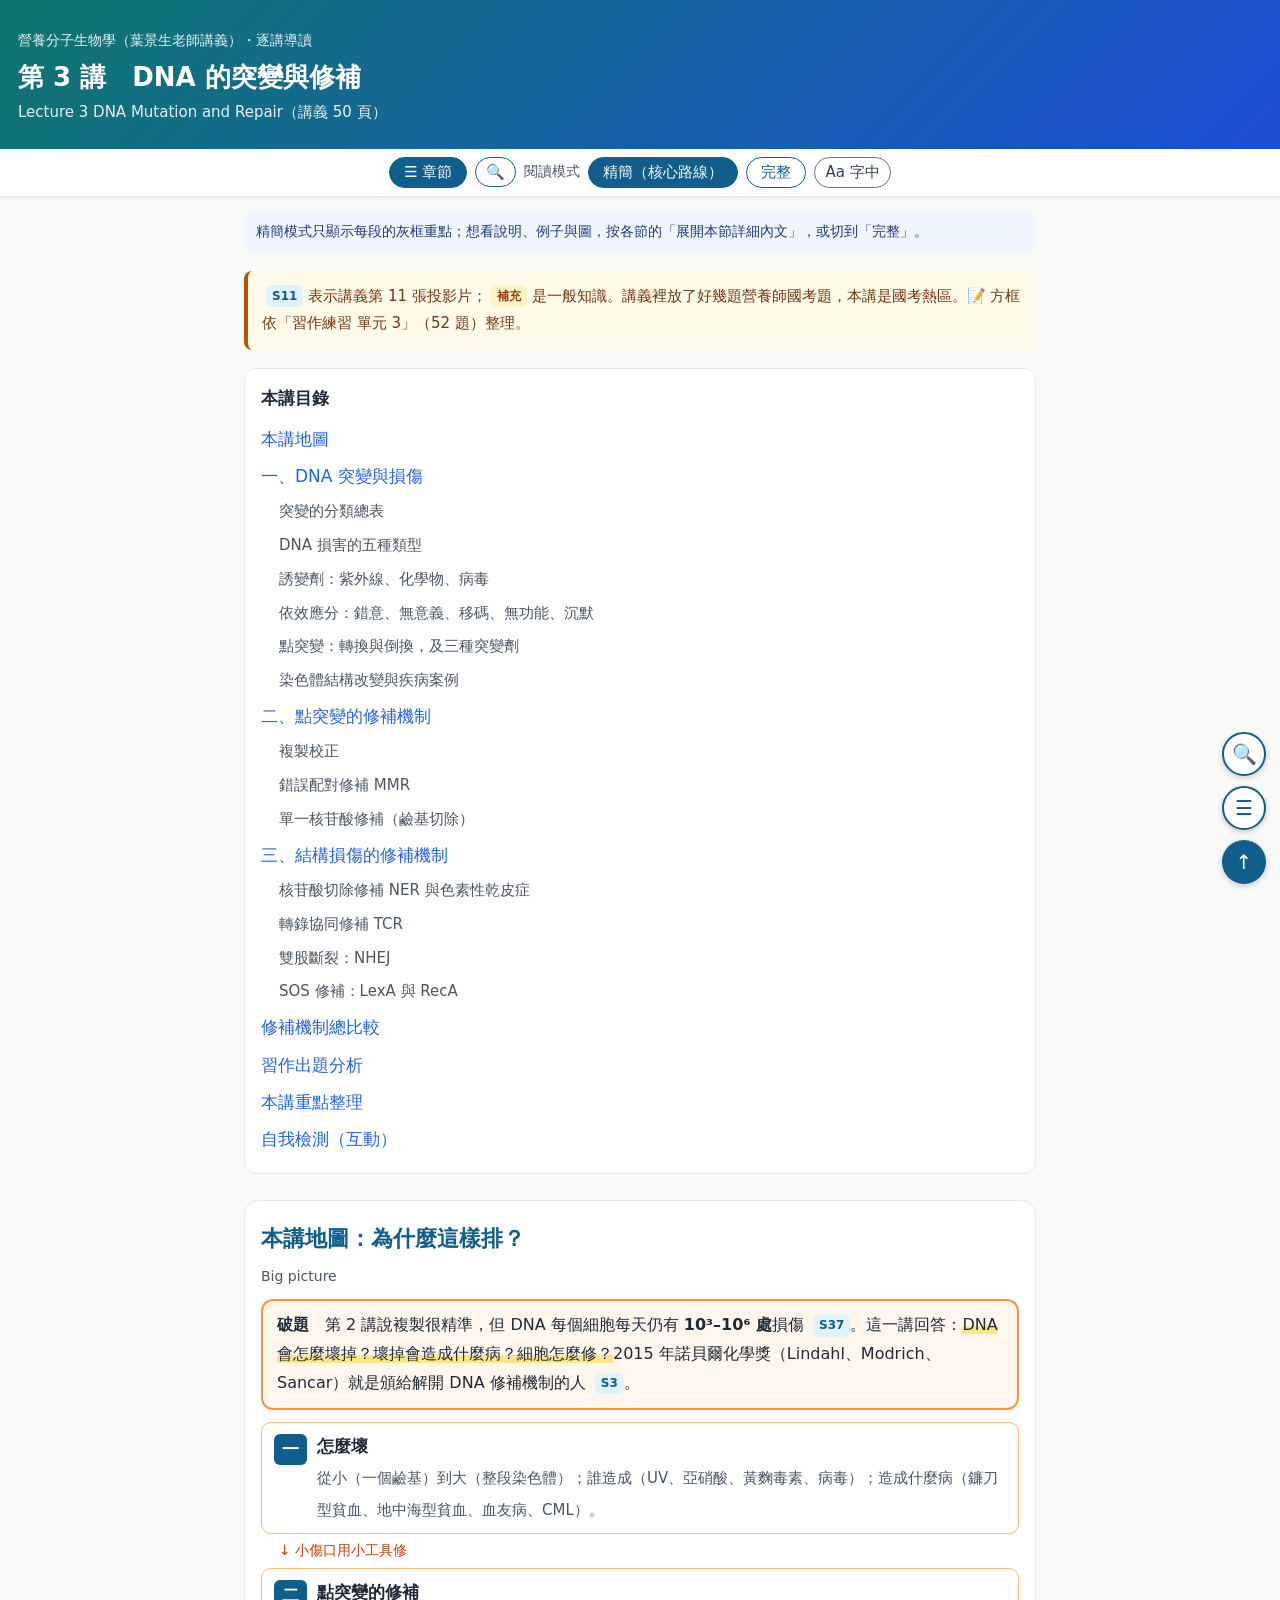
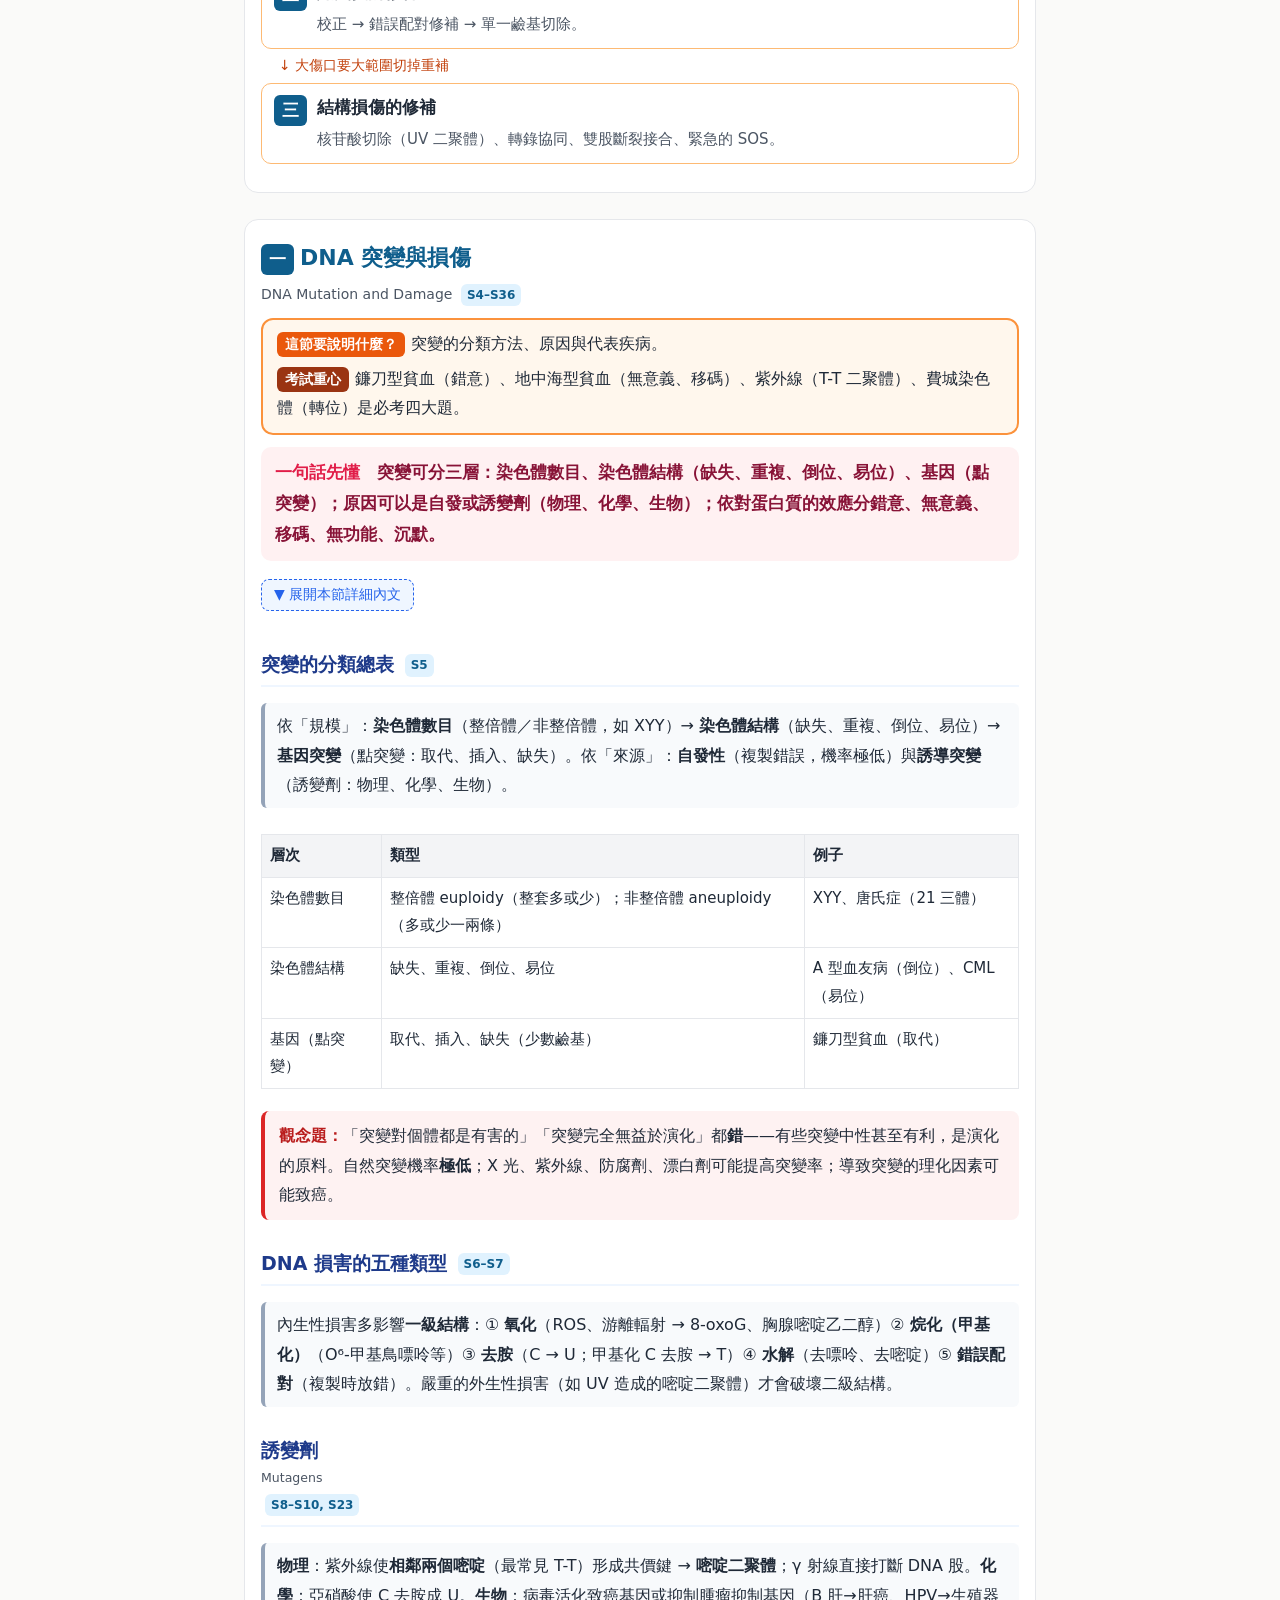
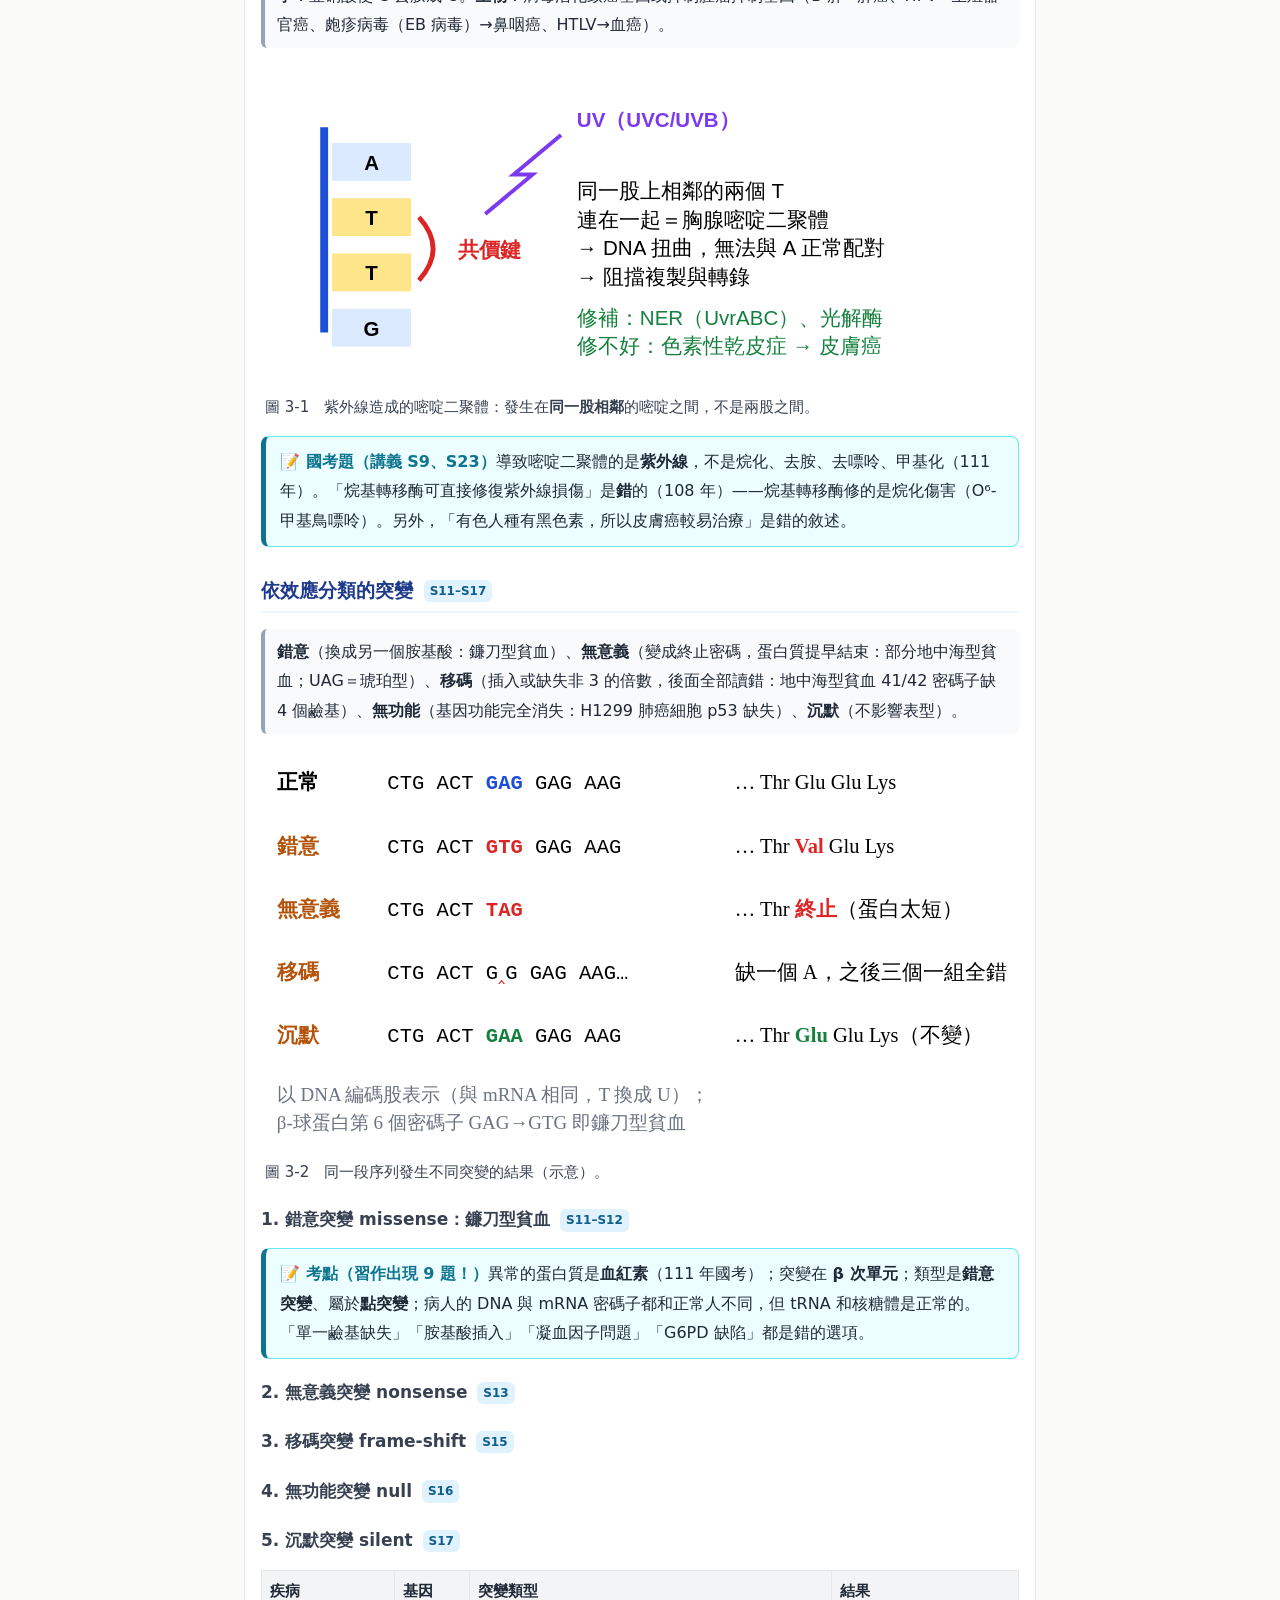
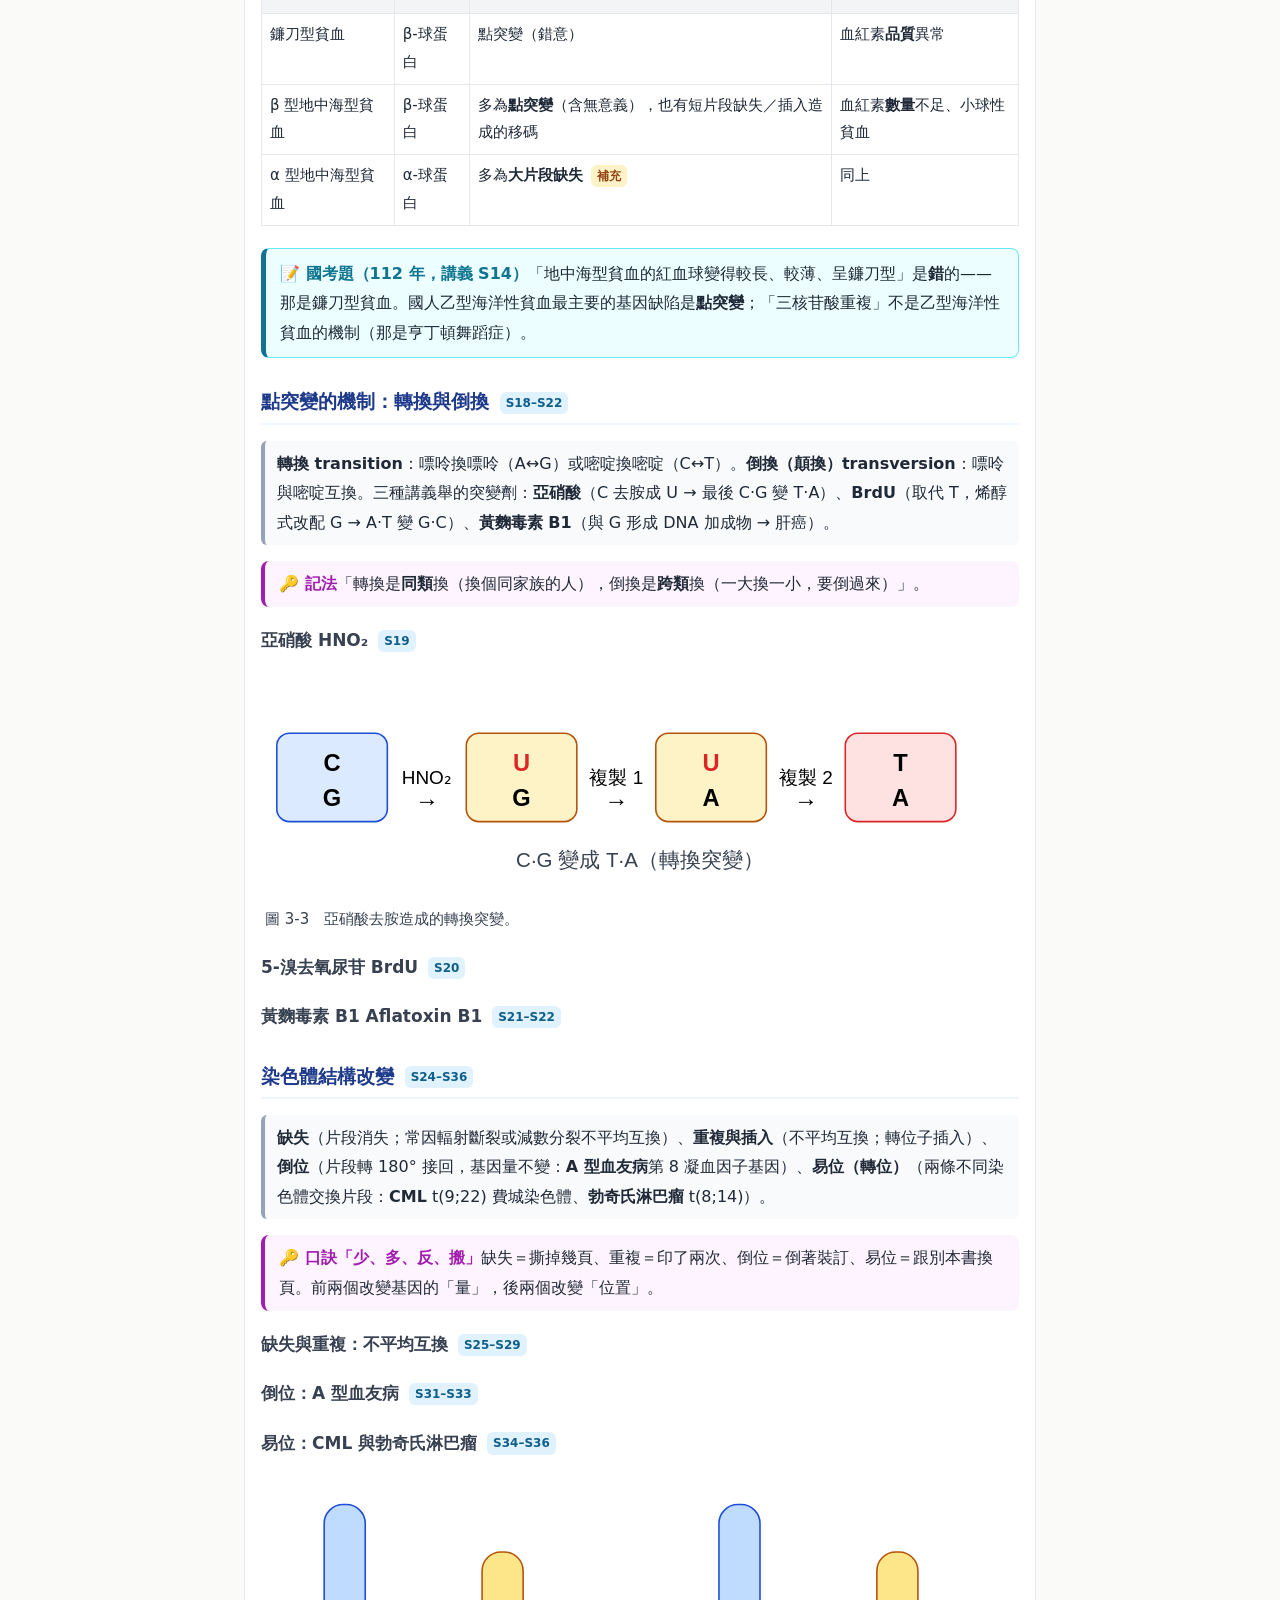
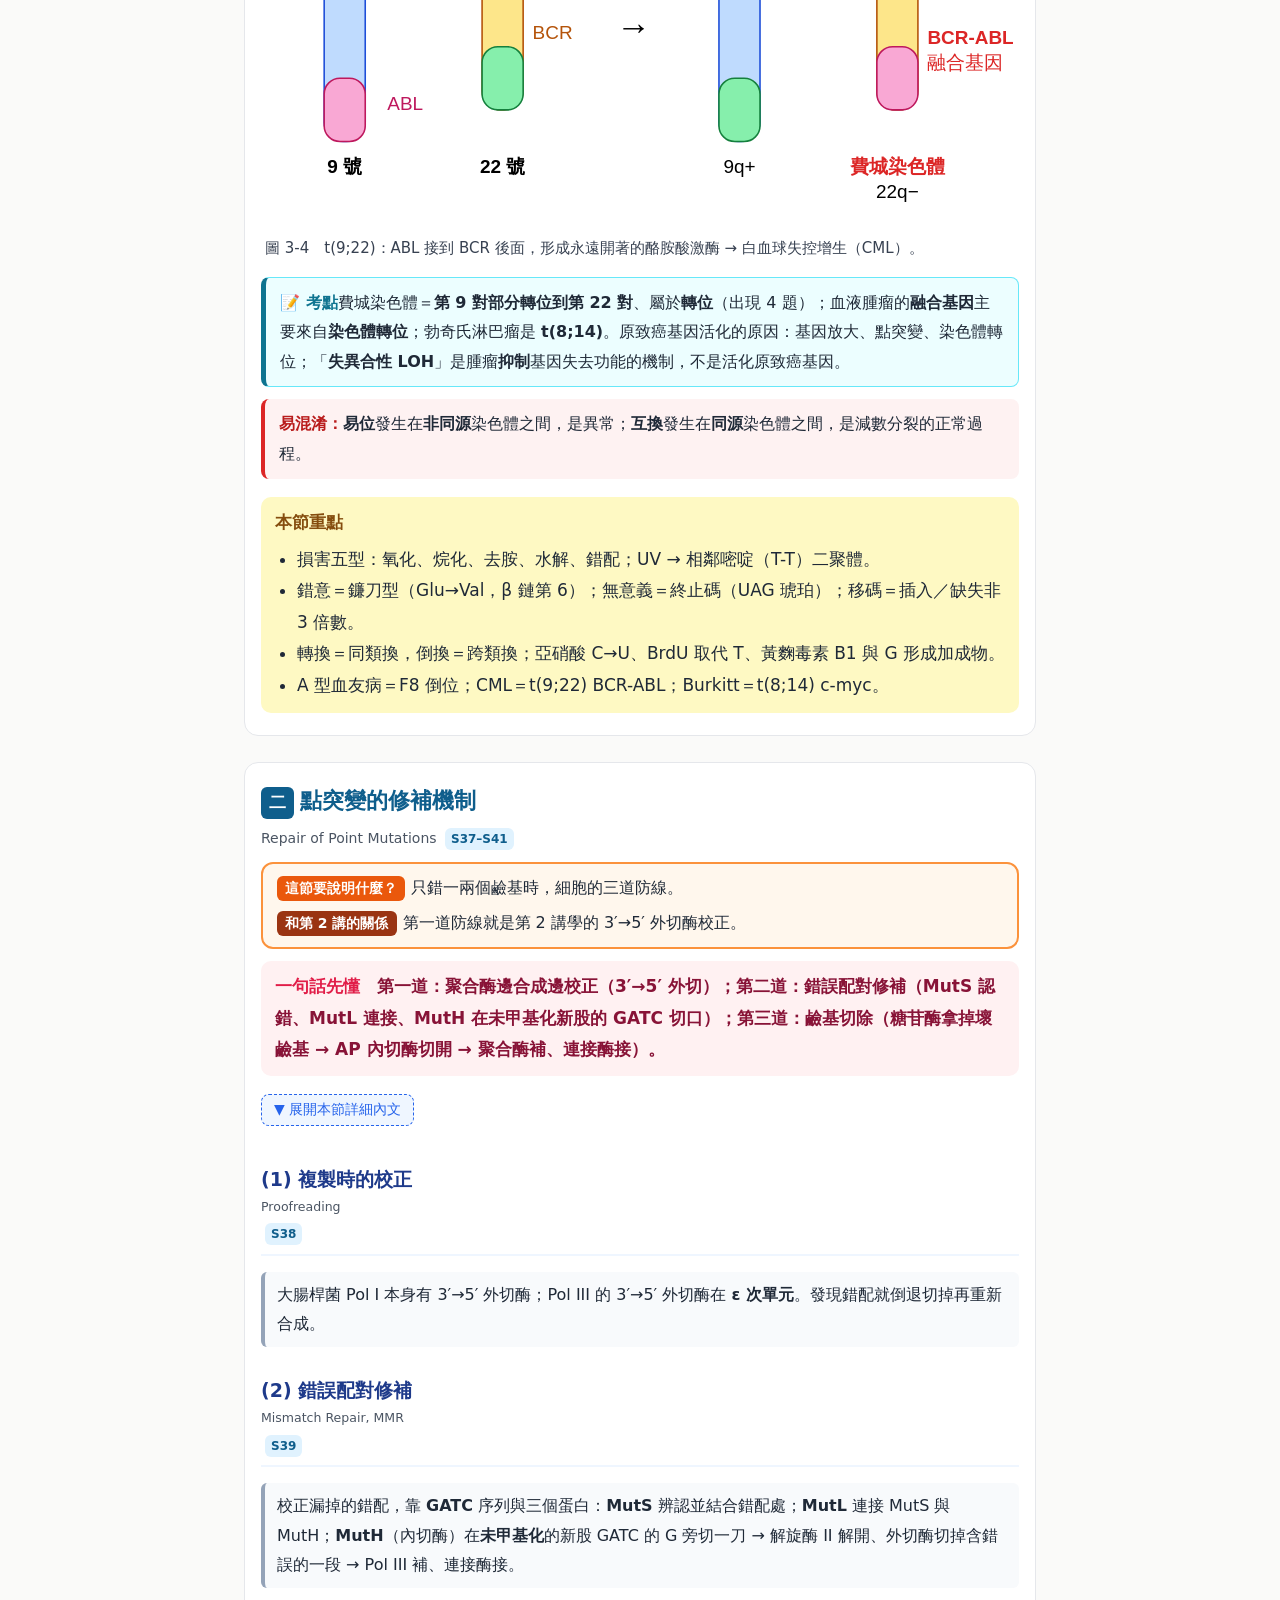
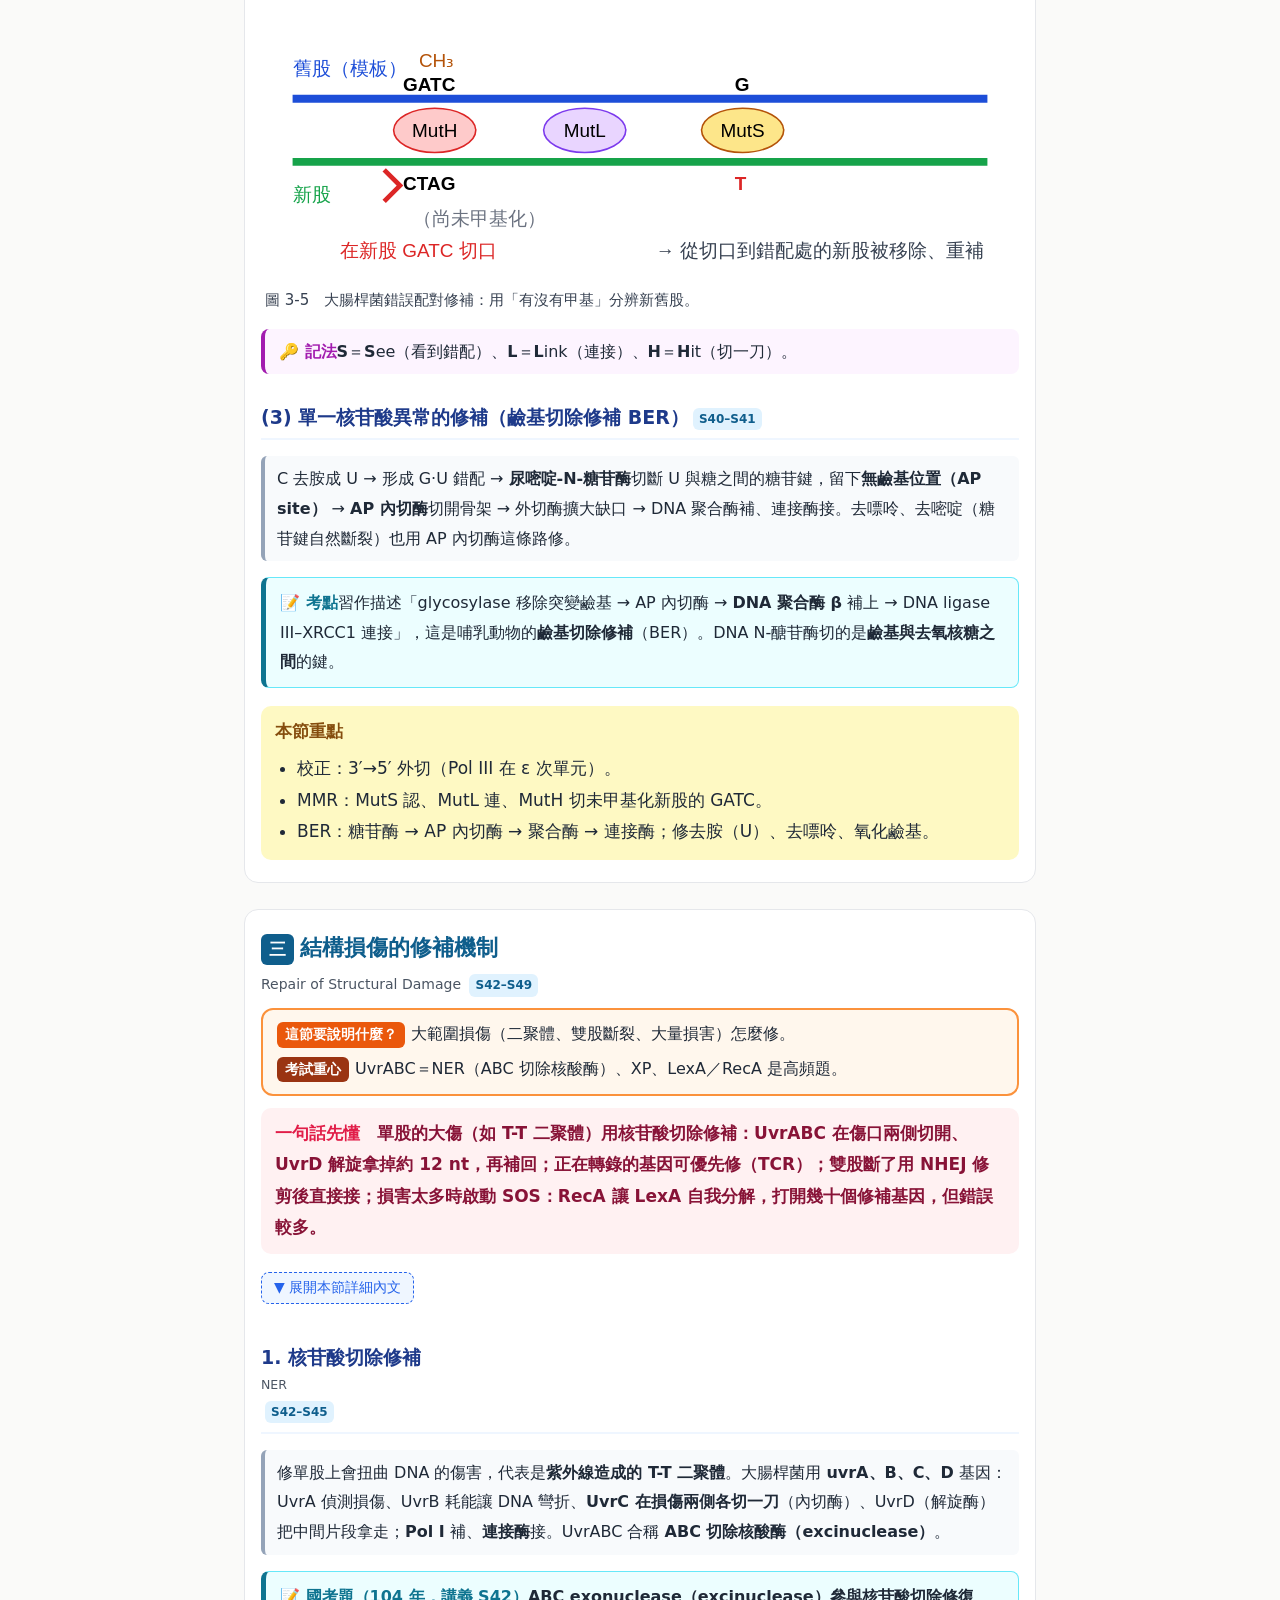
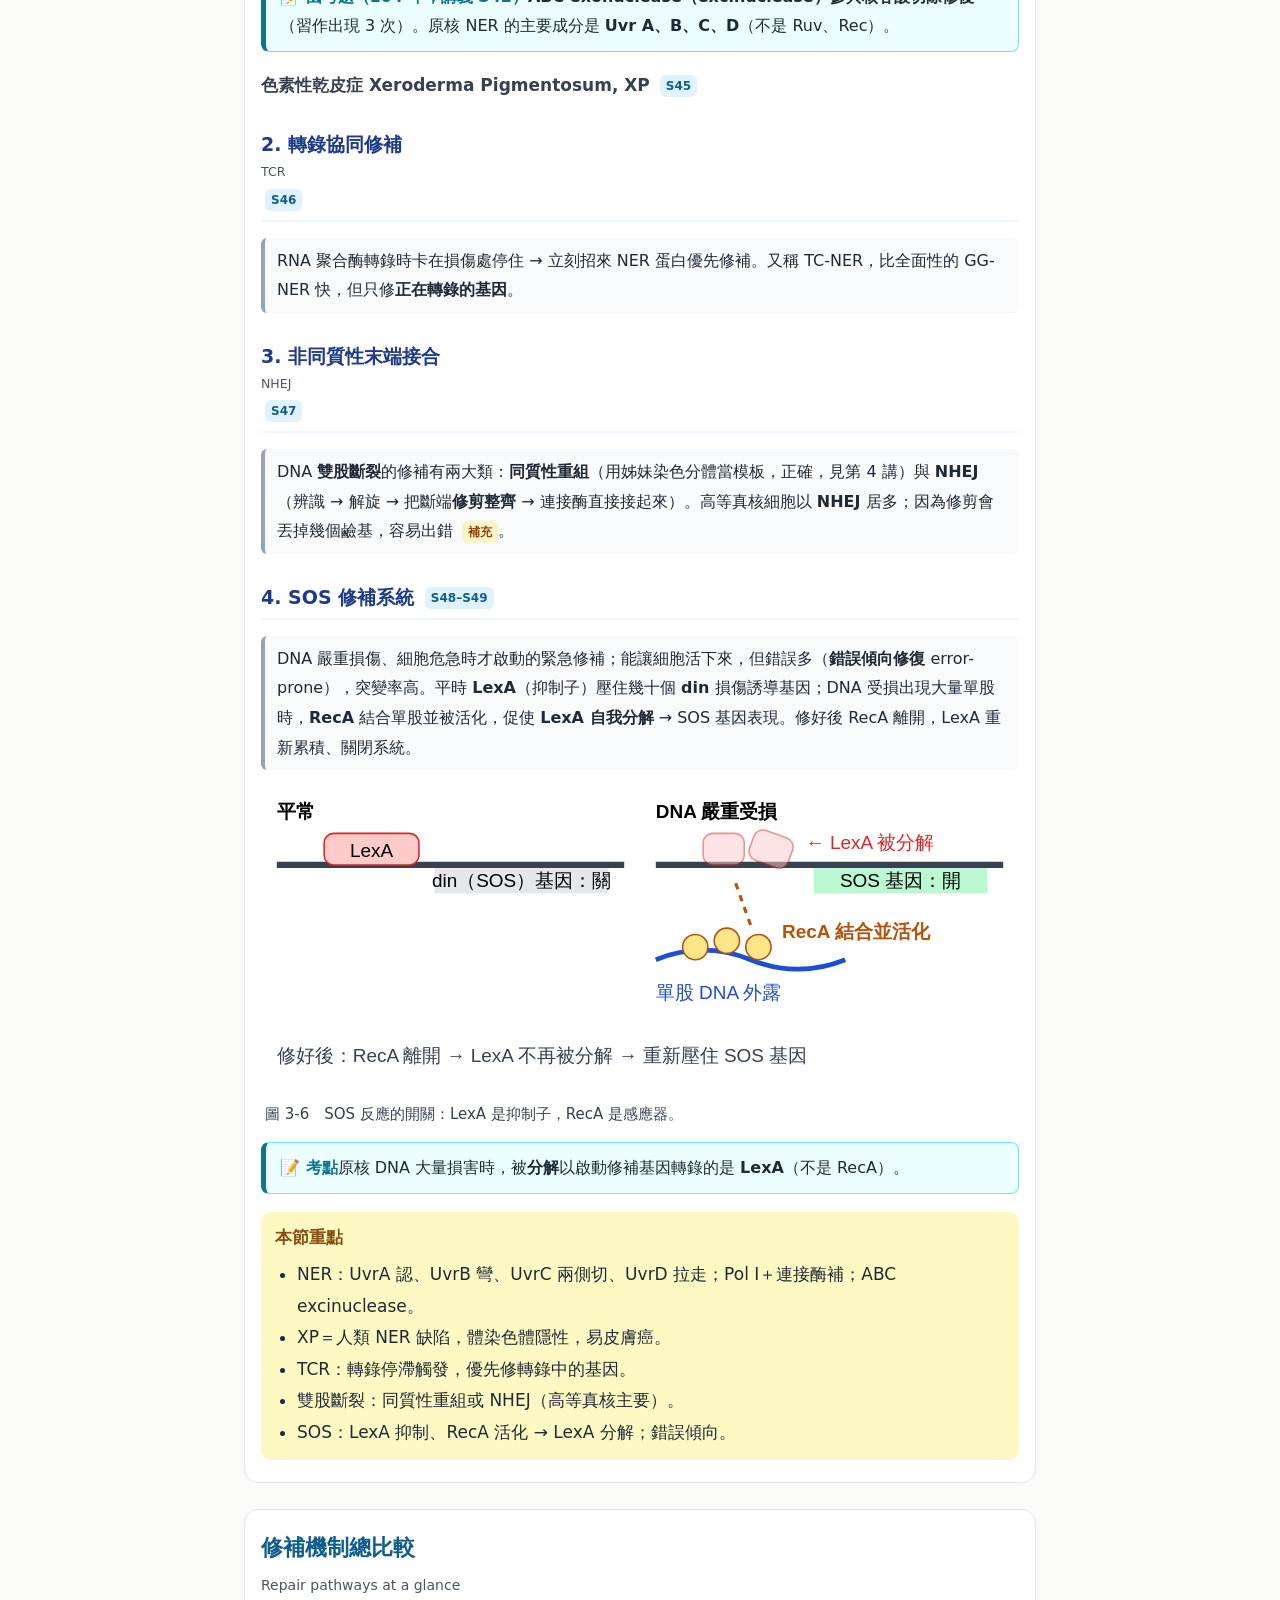
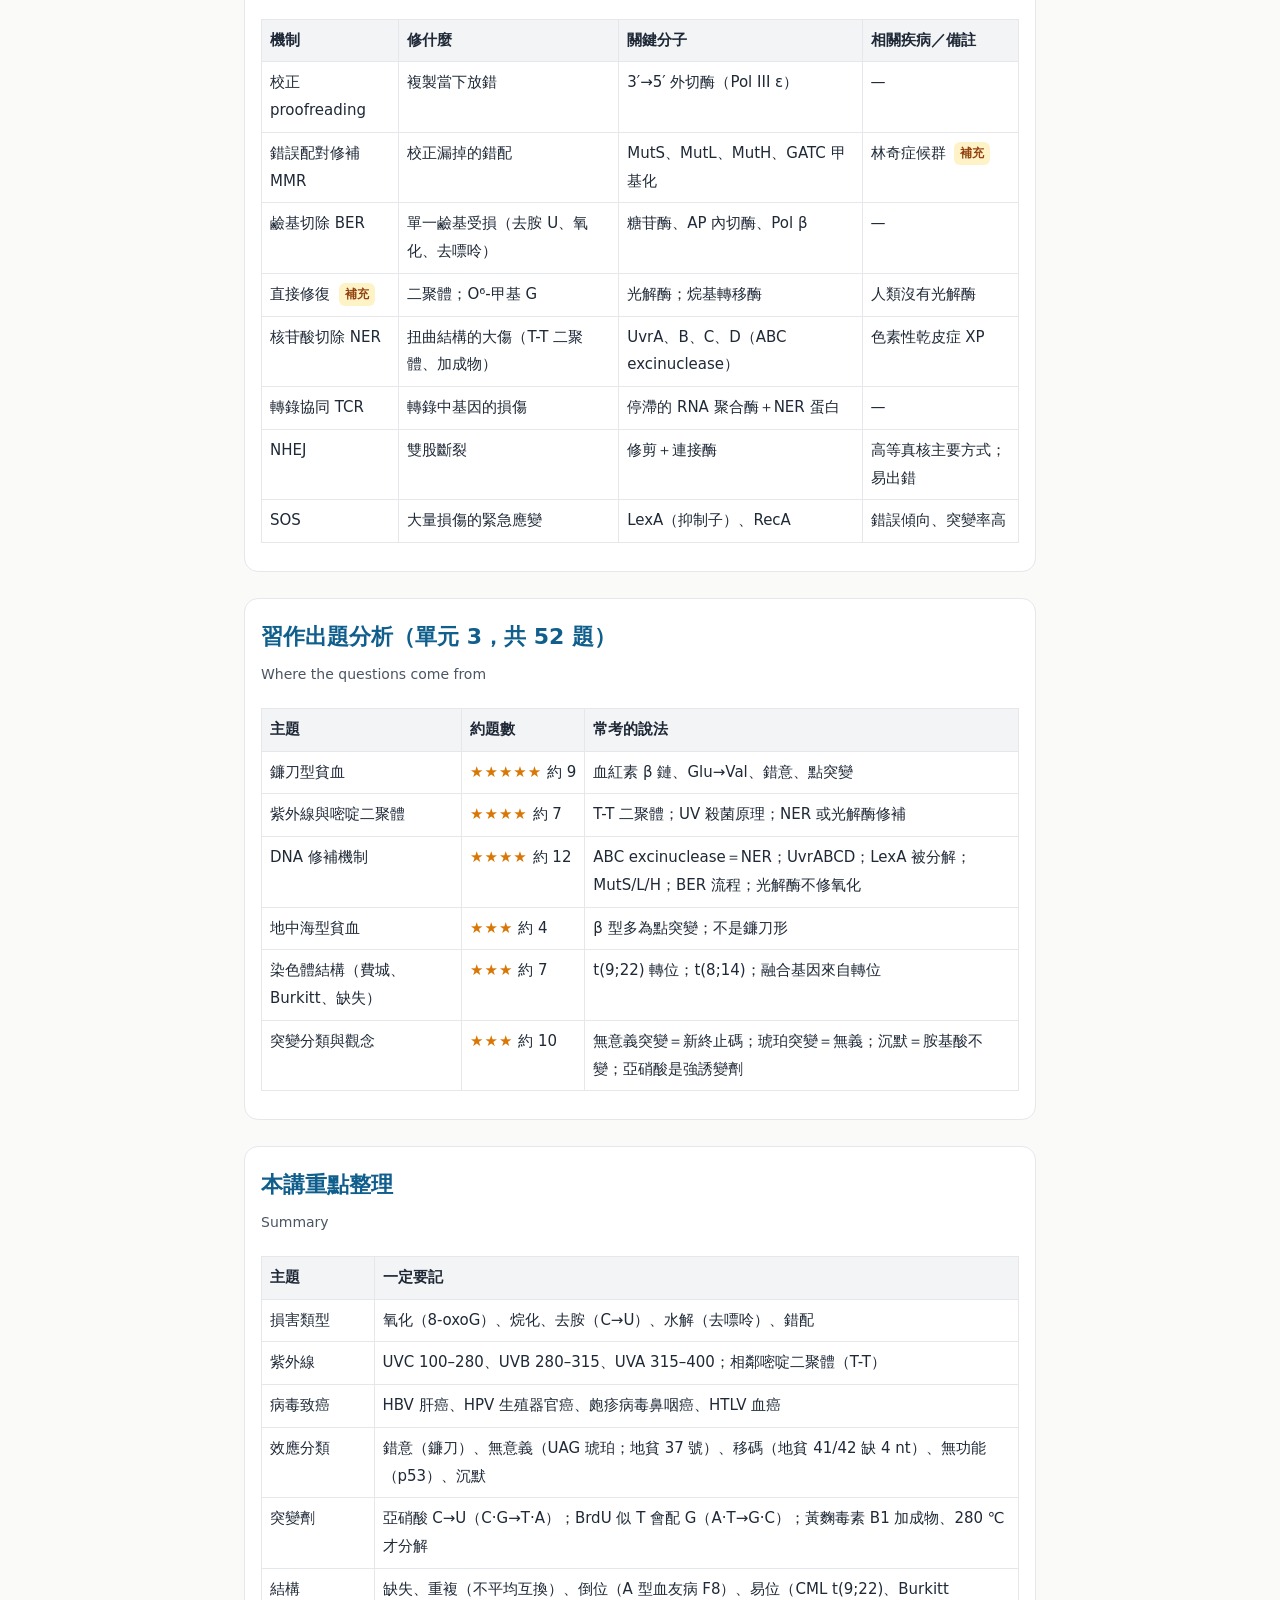
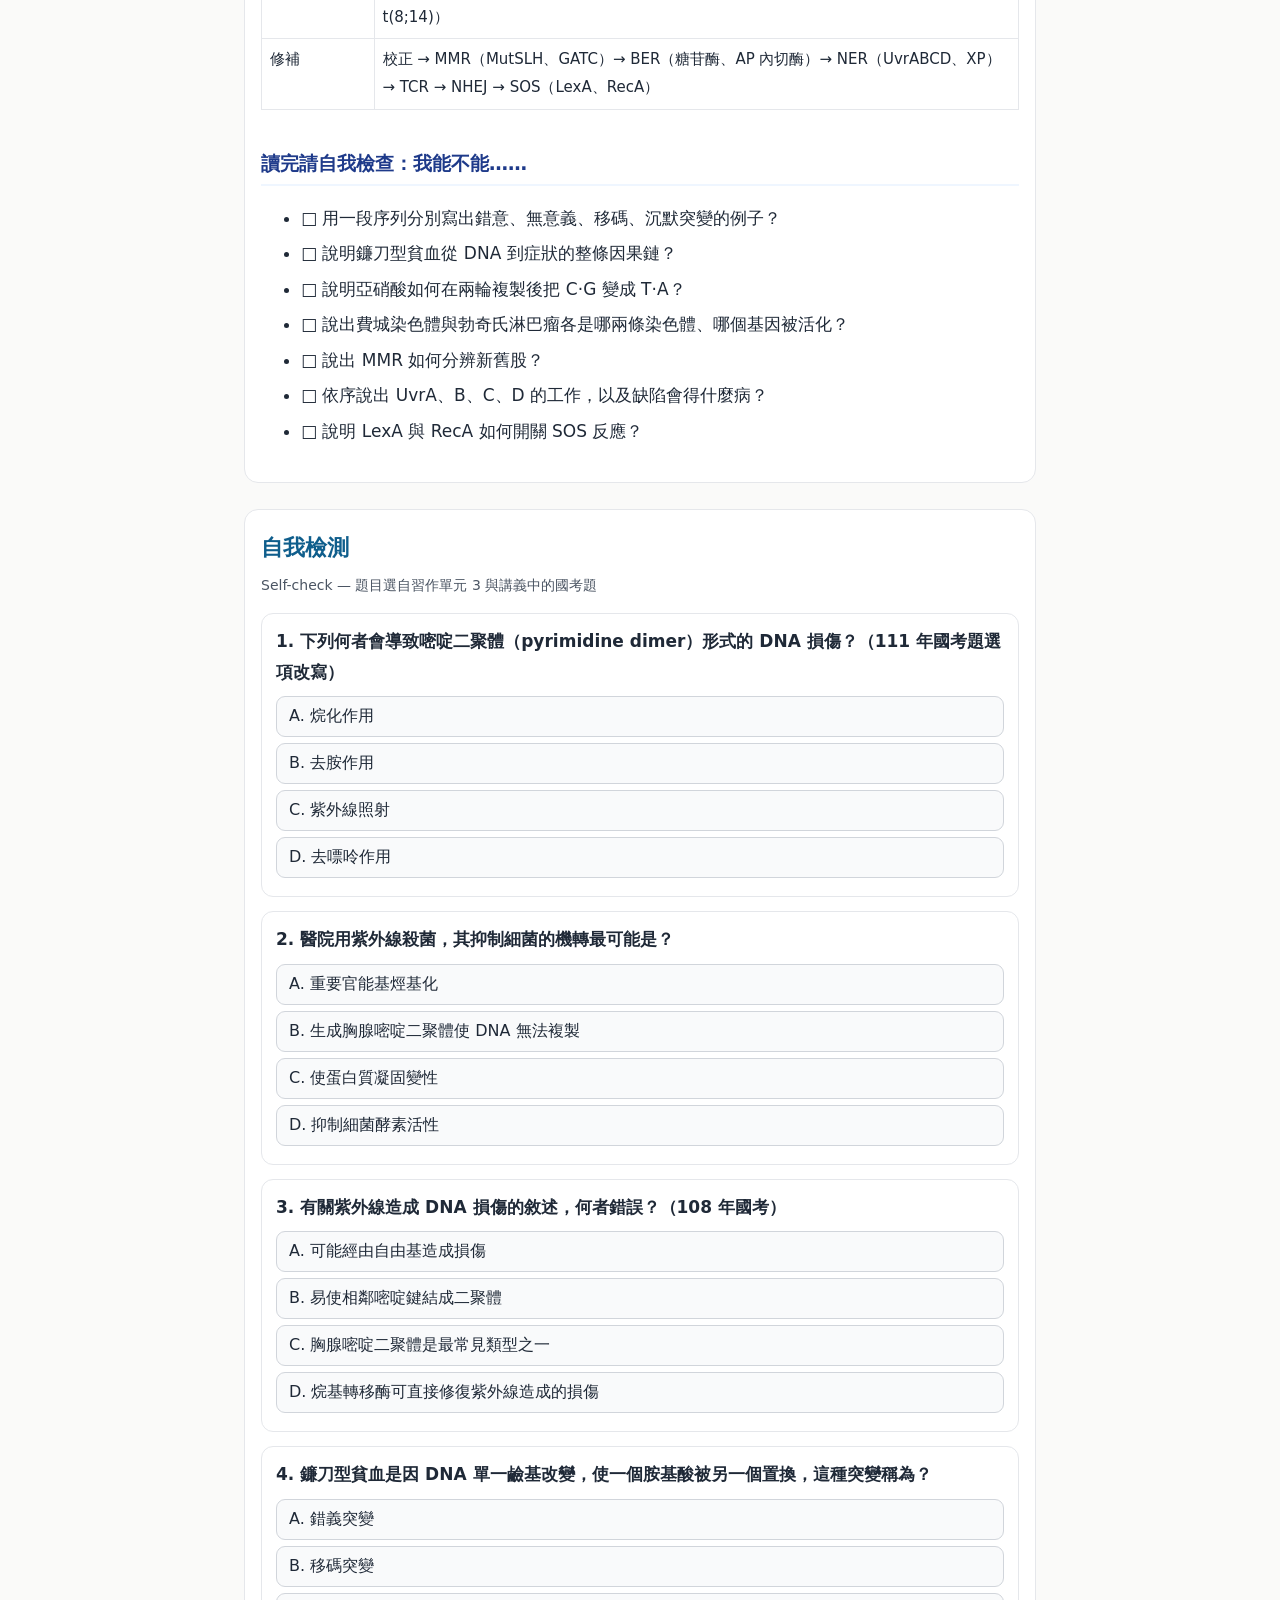
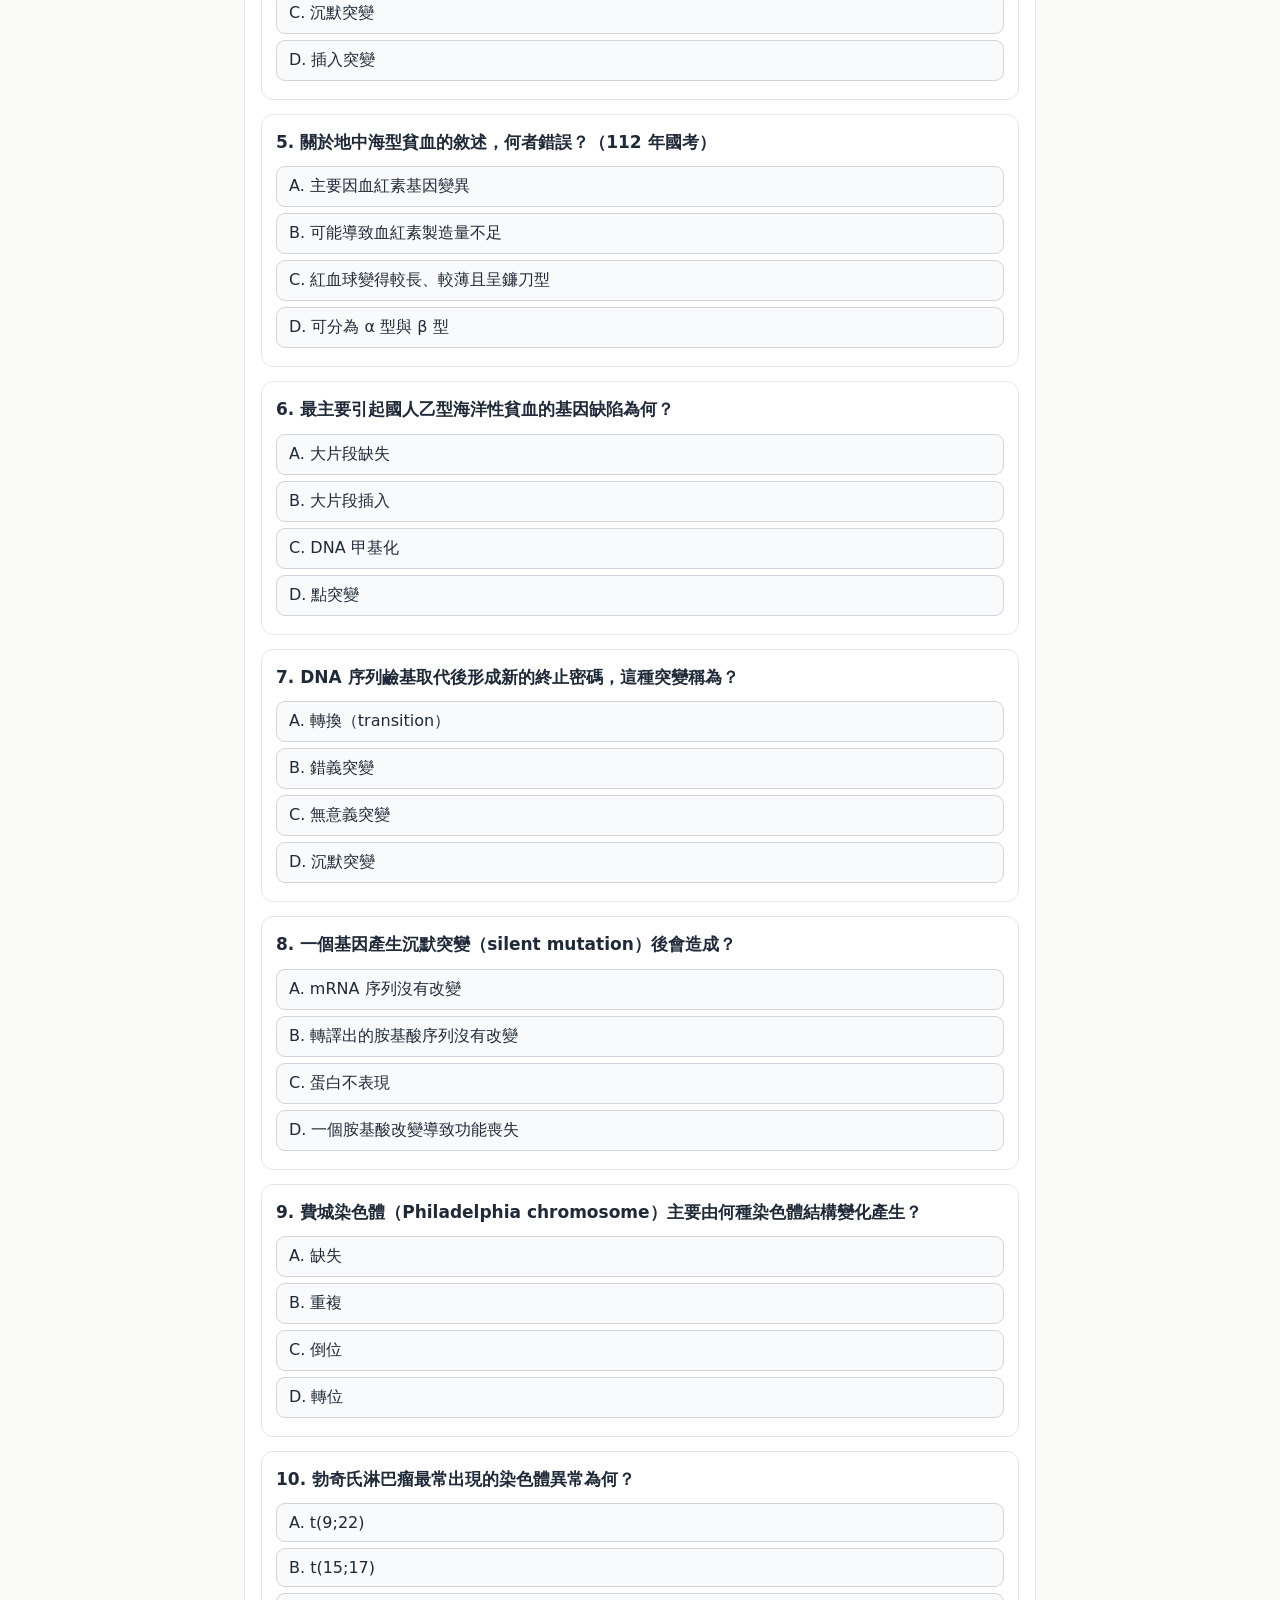
<file: guide/mb_ch03.html>
<!DOCTYPE html>
<html lang="zh-Hant">
<head>
<meta charset="UTF-8">
<meta name="viewport" content="width=device-width, initial-scale=1">
<title>營養分子生物學導讀｜第 3 講 DNA 的突變與修補</title>
<link rel="stylesheet" href="mb.css">
</head>
<body id="top" data-ch="3">
<header>
  <div class="book">營養分子生物學（葉景生老師講義）・逐講導讀</div>
  <h1>第 3 講　DNA 的突變與修補</h1>
  <div class="en">Lecture 3 DNA Mutation and Repair（講義 50 頁）</div>
</header>
<div class="modebar"><span>閱讀模式</span>
  <button id="mBrief" onclick="setMode('brief')">精簡（核心路線）</button>
  <button id="mFull" onclick="setMode('full')">完整</button>
</div>
<main>
<div class="briefhint">精簡模式只顯示每段的灰框重點；想看說明、例子與圖，按各節的「展開本節詳細內文」，或切到「完整」。</div>
<div class="note"><span class="src">S11</span> 表示講義第 11 張投影片；<span class="add">補充</span> 是一般知識。講義裡放了好幾題營養師國考題，本講是國考熱區。📝 方框依「習作練習 單元 3」（52 題）整理。</div>
<nav class="toc">
  <b>本講目錄</b>
  <a href="#s0">本講地圖</a>
  <a href="#s1">一、DNA 突變與損傷</a>
  <a class="sub" href="#s1a">突變的分類總表</a>
  <a class="sub" href="#s1b">DNA 損害的五種類型</a>
  <a class="sub" href="#s1c">誘變劑：紫外線、化學物、病毒</a>
  <a class="sub" href="#s1d">依效應分：錯意、無意義、移碼、無功能、沉默</a>
  <a class="sub" href="#s1e">點突變：轉換與倒換，及三種突變劑</a>
  <a class="sub" href="#s1f">染色體結構改變與疾病案例</a>
  <a href="#s2">二、點突變的修補機制</a>
  <a class="sub" href="#s2a">複製校正</a>
  <a class="sub" href="#s2b">錯誤配對修補 MMR</a>
  <a class="sub" href="#s2c">單一核苷酸修補（鹼基切除）</a>
  <a href="#s3">三、結構損傷的修補機制</a>
  <a class="sub" href="#s3a">核苷酸切除修補 NER 與色素性乾皮症</a>
  <a class="sub" href="#s3b">轉錄協同修補 TCR</a>
  <a class="sub" href="#s3c">雙股斷裂：NHEJ</a>
  <a class="sub" href="#s3d">SOS 修補：LexA 與 RecA</a>
  <a href="#s4">修補機制總比較</a>
  <a href="#s5">習作出題分析</a>
  <a href="#s6">本講重點整理</a>
  <a href="#s7">自我檢測（互動）</a>
</nav>

<section class="sec" id="s0">
  <h2>本講地圖：為什麼這樣排？</h2>
  <div class="en">Big picture</div>
  <div class="lead"><b>破題</b>　第 2 講說複製很精準，但 DNA 每個細胞每天仍有 <b>10³–10⁶ 處</b>損傷 <span class="src">S37</span>。這一講回答：<span class="key">DNA 會怎麼壞掉？壞掉會造成什麼病？細胞怎麼修？</span>2015 年諾貝爾化學獎（Lindahl、Modrich、Sancar）就是頒給解開 DNA 修補機制的人 <span class="src">S3</span>。</div>
  <div class="path">
    <div class="step"><span class="sn">一</span><div><b>怎麼壞</b><br><span class="sq">從小（一個鹼基）到大（整段染色體）；誰造成（UV、亞硝酸、黃麴毒素、病毒）；造成什麼病（鐮刀型貧血、地中海型貧血、血友病、CML）。</span></div></div>
    <div class="arr">↓ 小傷口用小工具修</div>
    <div class="step"><span class="sn">二</span><div><b>點突變的修補</b><br><span class="sq">校正 → 錯誤配對修補 → 單一鹼基切除。</span></div></div>
    <div class="arr">↓ 大傷口要大範圍切掉重補</div>
    <div class="step"><span class="sn">三</span><div><b>結構損傷的修補</b><br><span class="sq">核苷酸切除（UV 二聚體）、轉錄協同、雙股斷裂接合、緊急的 SOS。</span></div></div>
  </div>
</section>

<!-- ============ 一 ============ -->
<section class="sec det" id="s1">
  <h2><span class="no">一</span>DNA 突變與損傷</h2>
  <div class="en">DNA Mutation and Damage <span class="src">S4–S36</span></div>
  <div class="lead"><div><span class="lt">這節要說明什麼？</span>突變的分類方法、原因與代表疾病。</div><div><span class="lt lt2">考試重心</span>鐮刀型貧血（錯意）、地中海型貧血（無意義、移碼）、紫外線（T-T 二聚體）、費城染色體（轉位）是必考四大題。</div></div>
  <div class="oneline">突變可分三層：染色體數目、染色體結構（缺失、重複、倒位、易位）、基因（點突變）；原因可以是自發或誘變劑（物理、化學、生物）；依對蛋白質的效應分錯意、無意義、移碼、無功能、沉默。</div>

  <div class="bridge">第 2 講強調複製「非常精準」，但精準不等於零錯誤；而且 DNA 平常就會被環境和代謝產物破壞。簡報一開頭用 2015 年諾貝爾化學獎 <span class="src">S3</span> 點出主題：DNA 會一直受損，細胞也一直在修。先把<b>「突變」和「損傷」</b>分清楚 <span class="add">補充</span>：損傷是 DNA 化學結構被破壞（例如鹼基被氧化），還沒變成序列改變；如果損傷沒修好、複製時又被當成模板讀錯，才會固定成<b>突變</b>，並傳給子細胞。所以這一講的順序是：先看有哪些變化（分類），再看原因，最後看修補。</div>
<h3 id="s1a">突變的分類總表 <span class="src">S5</span></h3>
  <p class="core">依「規模」：<b>染色體數目</b>（整倍體／非整倍體，如 XYY）→ <b>染色體結構</b>（缺失、重複、倒位、易位）→ <b>基因突變</b>（點突變：取代、插入、缺失）。依「來源」：<b>自發性</b>（複製錯誤，機率極低）與<b>誘導突變</b>（誘變劑：物理、化學、生物）。</p>
  <div class="tblwrap"><table>
    <tr><th>層次</th><th>類型</th><th>例子</th></tr>
    <tr><td>染色體數目</td><td>整倍體 euploidy（整套多或少）；非整倍體 aneuploidy（多或少一兩條）</td><td>XYY、唐氏症（21 三體）</td></tr>
    <tr><td>染色體結構</td><td>缺失、重複、倒位、易位</td><td>A 型血友病（倒位）、CML（易位）</td></tr>
    <tr><td>基因（點突變）</td><td>取代、插入、缺失（少數鹼基）</td><td>鐮刀型貧血（取代）</td></tr>
  </table></div>
  <div class="warn"><b class="t">觀念題：</b>「突變對個體都是有害的」「突變完全無益於演化」都<b>錯</b>——有些突變中性甚至有利，是演化的原料。自然突變機率<b>極低</b>；X 光、紫外線、防腐劑、漂白劑可能提高突變率；導致突變的理化因素可能致癌。</div>

  <div class="bridge">分類總表說的是「結果」；接下來簡報轉到「DNA 在化學上是怎麼被破壞的」。第 1 講學過的核苷酸結構在這裡用上了：鹼基上的胺基可以被拿掉（去胺）、可以被加上甲基（烷化）、可以被氧化；連接鹼基和糖的糖苷鍵可以斷掉（去嘌呤）。</div>
<h3 id="s1b">DNA 損害的五種類型 <span class="src">S6–S7</span></h3>
  <p class="core">內生性損害多影響<b>一級結構</b>：① <b>氧化</b>（ROS、游離輻射 → 8-oxoG、胸腺嘧啶乙二醇）② <b>烷化（甲基化）</b>（O⁶-甲基鳥嘌呤等）③ <b>去胺</b>（C → U；甲基化 C 去胺 → T）④ <b>水解</b>（去嘌呤、去嘧啶）⑤ <b>錯誤配對</b>（複製時放錯）。嚴重的外生性損害（如 UV 造成的嘧啶二聚體）才會破壞二級結構。</p>
  <p>這些損害每天都在發生：粒線體產生能量時漏出的活性氧（ROS）會氧化鹼基，最常見的是 G 變成 8-oxoG，它會錯配到 A，最後造成 G·C→T·A 的突變；體內的甲基化劑會把甲基加到鹼基上；C 在體溫下也會自然去胺變成 U；糖苷鍵受熱會斷，每個細胞每天自然失去約一萬個嘌呤 <span class="add">補充</span>。這也是為什麼細胞必須擁有多種、隨時待命的修補系統。</p>
  <div class="nut"><b class="t">營養連結：</b>8-oxoG（8-氧代鳥嘌呤）是 DNA 氧化傷害的經典指標，常在尿液中測量。細胞代謝本來就會產生 ROS，所以抗氧化系統（維生素 C、E、硒參與的麩胱甘肽過氧化酶、鋅銅 SOD 等）對保護 DNA 很重要 <span class="add">補充</span>。</div>

  <div class="bridge">前面五種是細胞「內部」自然發生的損害；誘變劑則是「外來」的破壞者。分類總表把誘變劑分成物理、化學、生物三類，簡報依序舉例。</div>
<h3 id="s1c">誘變劑 Mutagens <span class="src">S8–S10, S23</span></h3>
  <p class="core"><b>物理</b>：紫外線使<b>相鄰兩個嘧啶</b>（最常見 T-T）形成共價鍵 → <b>嘧啶二聚體</b>；γ 射線直接打斷 DNA 股。<b>化學</b>：亞硝酸使 C 去胺成 U。<b>生物</b>：病毒活化致癌基因或抑制腫瘤抑制基因（B 肝→肝癌、HPV→生殖器官癌、皰疹病毒（EB 病毒）→鼻咽癌、HTLV→血癌）。</p>
  <p>紫外線波長 100–400 nm：UVC 100–280、UVB 280–315、UVA 315–400 nm <span class="src">S9</span>。DNA 吸收最強在 UVC 範圍（講義寫約 200 nm；一般書寫約 260 nm），所以醫院用 UVC 燈殺菌，原理就是讓細菌 DNA 形成<b>胸腺嘧啶二聚體</b>、無法複製。</p>
  <figure class="pic"><svg viewBox="0 0 480 200" xmlns="http://www.w3.org/2000/svg" font-family="Noto Sans TC,PingFang TC,Microsoft JhengHei,sans-serif">
    <g font-size="13">
      <line x1="40" y1="40" x2="40" y2="170" stroke="#1d4ed8" stroke-width="5"/>
      <g text-anchor="middle" font-weight="bold"><rect x="45" y="50" width="50" height="24" fill="#dbeafe"/><text x="70" y="67">A</text>
      <rect x="45" y="85" width="50" height="24" fill="#fde68a"/><text x="70" y="102">T</text>
      <rect x="45" y="120" width="50" height="24" fill="#fde68a"/><text x="70" y="137">T</text>
      <rect x="45" y="155" width="50" height="24" fill="#dbeafe"/><text x="70" y="172">G</text></g>
      <path d="M100 97 q18 20 0 40" stroke="#dc2626" stroke-width="3" fill="none"/><text x="125" y="122" fill="#dc2626" font-weight="bold">共價鍵</text>
      <text x="200" y="40" font-weight="bold" fill="#7c3aed">UV（UVC/UVB）</text>
      <path d="M190 45 l-30 25 l12 0 l-30 25" stroke="#7c3aed" stroke-width="2.5" fill="none"/>
      <text x="200" y="85">同一股上相鄰的兩個 T</text>
      <text x="200" y="103">連在一起＝胸腺嘧啶二聚體</text>
      <text x="200" y="121">→ DNA 扭曲，無法與 A 正常配對</text>
      <text x="200" y="139">→ 阻擋複製與轉錄</text>
      <text x="200" y="165" fill="#15803d">修補：NER（UvrABC）、光解酶</text>
      <text x="200" y="183" fill="#15803d">修不好：色素性乾皮症 → 皮膚癌</text>
    </g>
  </svg><figcaption>圖 3-1　紫外線造成的嘧啶二聚體：發生在<b>同一股相鄰</b>的嘧啶之間，不是兩股之間。</figcaption></figure>
  <div class="exam"><b class="t">國考題（講義 S9、S23）</b>導致嘧啶二聚體的是<b>紫外線</b>，不是烷化、去胺、去嘌呤、甲基化（111 年）。「烷基轉移酶可直接修復紫外線損傷」是<b>錯</b>的（108 年）——烷基轉移酶修的是烷化傷害（O⁶-甲基鳥嘌呤）。另外，「有色人種有黑色素，所以皮膚癌較易治療」是錯的敘述。</div>

  <div class="bridge">知道原因之後，簡報換一個角度問：同樣是一個鹼基改變，<b>對蛋白質的影響</b>可以差很多。這裡要用到第 8 講的密碼子觀念（三個鹼基決定一個胺基酸、UAA/UAG/UGA 是終止碼）——如果還沒讀到，先記住「三個一組讀」就夠了。下面五種突變，就是從「換一個胺基酸」到「完全沒有蛋白」的不同嚴重程度。</div>
<h3 id="s1d">依效應分類的突變 <span class="src">S11–S17</span></h3>
  <p class="core"><b>錯意</b>（換成另一個胺基酸：鐮刀型貧血）、<b>無意義</b>（變成終止密碼，蛋白質提早結束：部分地中海型貧血；UAG＝琥珀型）、<b>移碼</b>（插入或缺失非 3 的倍數，後面全部讀錯：地中海型貧血 41/42 密碼子缺 4 個鹼基）、<b>無功能</b>（基因功能完全消失：H1299 肺癌細胞 p53 缺失）、<b>沉默</b>（不影響表型）。</p>
  <figure class="pic"><svg viewBox="0 0 480 250" xmlns="http://www.w3.org/2000/svg" font-family="Noto Sans TC,PingFang TC,Microsoft JhengHei,sans-serif">
    <g font-size="13" font-family="monospace,Noto Sans TC">
      <text x="10" y="25" font-weight="bold" font-family="Noto Sans TC">正常</text><text x="80" y="25">CTG ACT <tspan fill="#1d4ed8" font-weight="bold">GAG</tspan> GAG AAG</text><text x="300" y="25" font-family="Noto Sans TC">… Thr Glu Glu Lys</text>
      <text x="10" y="65" font-weight="bold" font-family="Noto Sans TC" fill="#b45309">錯意</text><text x="80" y="65">CTG ACT <tspan fill="#dc2626" font-weight="bold">GTG</tspan> GAG AAG</text><text x="300" y="65" font-family="Noto Sans TC">… Thr <tspan fill="#dc2626" font-weight="bold">Val</tspan> Glu Lys</text>
      <text x="10" y="105" font-weight="bold" font-family="Noto Sans TC" fill="#b45309">無意義</text><text x="80" y="105">CTG ACT <tspan fill="#dc2626" font-weight="bold">TAG</tspan></text><text x="300" y="105" font-family="Noto Sans TC">… Thr <tspan fill="#dc2626" font-weight="bold">終止</tspan>（蛋白太短）</text>
      <text x="10" y="145" font-weight="bold" font-family="Noto Sans TC" fill="#b45309">移碼</text><text x="80" y="145">CTG ACT G<tspan fill="#dc2626">‸</tspan>G GAG AAG…</text><text x="300" y="145" font-family="Noto Sans TC">缺一個 A，之後三個一組全錯</text>
      <text x="10" y="185" font-weight="bold" font-family="Noto Sans TC" fill="#b45309">沉默</text><text x="80" y="185">CTG ACT <tspan fill="#15803d" font-weight="bold">GAA</tspan> GAG AAG</text><text x="300" y="185" font-family="Noto Sans TC">… Thr <tspan fill="#15803d" font-weight="bold">Glu</tspan> Glu Lys（不變）</text>
      <text x="10" y="222" font-family="Noto Sans TC" fill="#6b7280" font-size="12">以 DNA 編碼股表示（與 mRNA 相同，T 換成 U）；</text><text x="10" y="240" font-family="Noto Sans TC" fill="#6b7280" font-size="12">β-球蛋白第 6 個密碼子 GAG→GTG 即鐮刀型貧血</text>
    </g>
  </svg><figcaption>圖 3-2　同一段序列發生不同突變的結果（示意）。</figcaption></figure>

  <h4>1. 錯意突變 missense：鐮刀型貧血 <span class="src">S11–S12</span></h4>
  <p>β-球蛋白基因點突變：CCT<b>GAG</b> → CCT<b>GTG</b>，第 6 個胺基酸由<b>麩胺酸（Glu）變成纈胺酸（Val）</b>。親水的 Glu 換成疏水的 Val，缺氧時（登高山、劇烈運動）血紅素黏成長條纖維，紅血球扭成鐮刀形：較硬、不易變形 → 阻塞微血管、局部缺血；細胞膜受傷 → 溶血，壽命由 120 天縮到 10–20 天 → 嚴重貧血。一個基因影響許多性狀，稱為<b>基因多效性</b> pleiotropy。</p>
  <div class="exam"><b class="t">考點（習作出現 9 題！）</b>異常的蛋白質是<b>血紅素</b>（111 年國考）；突變在 <b>β 次單元</b>；類型是<b>錯意突變</b>、屬於<b>點突變</b>；病人的 DNA 與 mRNA 密碼子都和正常人不同，但 tRNA 和核糖體是正常的。「單一鹼基缺失」「胺基酸插入」「凝血因子問題」「G6PD 缺陷」都是錯的選項。</div>

  <h4>2. 無意義突變 nonsense <span class="src">S13</span></h4>
  <p>密碼子變成終止碼（UAA、UAG、UGA），蛋白質提早中止，做出不完整、無功能的多肽。UAG 又叫<b>琥珀密碼子</b>，所以這種突變也叫<b>琥珀型突變</b> amber mutation。例：某些地中海型貧血 β-球蛋白第 37 號密碼子 TGG（Trp）→ TAG。</p>
  <h4>3. 移碼突變 frame-shift <span class="src">S15</span></h4>
  <p>插入或缺失 1 或 2 個（非 3 的倍數）核苷酸，讀框整個位移，突變點之後的胺基酸全部改變，常很快撞到異常的終止碼。例：亞洲人的地中海型貧血常見第 41/42 號密碼子缺 4 個核苷酸（TTCTTT → TT）。</p>
  <div class="eg"><b class="t">比喻：</b>句子「THE CAT ATE THE RAT」，刪掉第一個 E 變成「THC ATA TET HER AT」——後面全部讀不通。若剛好刪 3 個字母（一個字），只少一個字，後面還讀得懂。</div>
  <h4>4. 無功能突變 null <span class="src">S16</span></h4>
  <p>基因功能完全消失或根本不產生 mRNA，常因整段 DNA 缺失。例：肺癌細胞株 H1299 的 <b>p53</b> 腫瘤抑制基因片段缺失，完全不表現 p53。</p>
  <h4>5. 沉默突變 silent <span class="src">S17</span></h4>
  <p>不影響表現型，可能因為：密碼子改了但仍編碼同一胺基酸（簡併性）；換掉的胺基酸不影響功能；發生<b>反突變</b> revertant 回到原本；或 tRNA 反密碼子也突變，形成<b>抑制性 tRNA</b>（負負得正）。最常見的定義是「<b>胺基酸序列沒有改變</b>」（但 mRNA 序列有變）。</p>

  <div class="tblwrap"><table>
    <tr><th>疾病</th><th>基因</th><th>突變類型</th><th>結果</th></tr>
    <tr><td>鐮刀型貧血</td><td>β-球蛋白</td><td>點突變（錯意）</td><td>血紅素<b>品質</b>異常</td></tr>
    <tr><td>β 型地中海型貧血</td><td>β-球蛋白</td><td>多為<b>點突變</b>（含無意義），也有短片段缺失／插入造成的移碼</td><td>血紅素<b>數量</b>不足、小球性貧血</td></tr>
    <tr><td>α 型地中海型貧血</td><td>α-球蛋白</td><td>多為<b>大片段缺失</b> <span class="add">補充</span></td><td>同上</td></tr>
  </table></div>
  <div class="exam"><b class="t">國考題（112 年，講義 S14）</b>「地中海型貧血的紅血球變得較長、較薄、呈鐮刀型」是<b>錯</b>的——那是鐮刀型貧血。國人乙型海洋性貧血最主要的基因缺陷是<b>點突變</b>；「三核苷酸重複」不是乙型海洋性貧血的機制（那是亨丁頓舞蹈症）。</div>
  <div class="nut"><b class="t">營養照護連結：</b>地中海型貧血帶因者 MCV 也很低，常被誤認為缺鐵；長期補鐵反而造成鐵過多。要先驗鐵蛋白（ferritin）確認是否缺鐵 <span class="add">補充</span>。</div>

  <div class="bridge">前一段看的是突變「造成什麼結果」，簡報接著回到「突變是怎麼形成的」，並且只聚焦在單一鹼基改變（點突變）。先用轉換、倒換為點突變分類，再用三個化學突變劑說明鹼基是怎麼被「騙」成配錯對的。</div>
<h3 id="s1e">點突變的機制：轉換與倒換 <span class="src">S18–S22</span></h3>
  <p class="core"><b>轉換 transition</b>：嘌呤換嘌呤（A↔G）或嘧啶換嘧啶（C↔T）。<b>倒換（顛換）transversion</b>：嘌呤與嘧啶互換。三種講義舉的突變劑：<b>亞硝酸</b>（C 去胺成 U → 最後 C·G 變 T·A）、<b>BrdU</b>（取代 T，烯醇式改配 G → A·T 變 G·C）、<b>黃麴毒素 B1</b>（與 G 形成 DNA 加成物 → 肝癌）。</p>
  <div class="mn"><b class="t">記法</b>「轉換是<b>同類</b>換（換個同家族的人），倒換是<b>跨類</b>換（一大換一小，要倒過來）」。</div>
  <h4>亞硝酸 HNO₂ <span class="src">S19</span></h4>
  <p>使鹼基<b>去胺</b>：胞嘧啶 C 的胺基（–NH₂）被 =O 取代，變成尿嘧啶 U。第一輪複製時 U 配到 A（原本 C 配 G）；第二輪 A 再配 T。結果原本的 <b>C·G 變成 T·A</b>（轉換）。如果這發生在 CAG 密碼子，就變成 TAG → mRNA 出現 UAG 終止碼 → 無意義突變。</p>
  <figure class="pic"><svg viewBox="0 0 480 140" xmlns="http://www.w3.org/2000/svg" font-family="Noto Sans TC,PingFang TC,Microsoft JhengHei,sans-serif">
    <g font-size="15" font-weight="bold" text-anchor="middle">
      <rect x="10" y="40" width="70" height="56" rx="8" fill="#dbeafe" stroke="#1d4ed8"/><text x="45" y="64">C</text><text x="45" y="86">G</text>
      <text x="105" y="72" font-size="12" font-weight="normal">HNO₂</text><text x="105" y="88">→</text>
      <rect x="130" y="40" width="70" height="56" rx="8" fill="#fef3c7" stroke="#b45309"/><text x="165" y="64" fill="#dc2626">U</text><text x="165" y="86">G</text>
      <text x="225" y="72" font-size="12" font-weight="normal">複製 1</text><text x="225" y="88">→</text>
      <rect x="250" y="40" width="70" height="56" rx="8" fill="#fef3c7" stroke="#b45309"/><text x="285" y="64" fill="#dc2626">U</text><text x="285" y="86">A</text>
      <text x="345" y="72" font-size="12" font-weight="normal">複製 2</text><text x="345" y="88">→</text>
      <rect x="370" y="40" width="70" height="56" rx="8" fill="#fee2e2" stroke="#dc2626"/><text x="405" y="64">T</text><text x="405" y="86">A</text>
      <text x="240" y="125" font-size="13" font-weight="normal" fill="#374151">C·G 變成 T·A（轉換突變）</text>
    </g>
  </svg><figcaption>圖 3-3　亞硝酸去胺造成的轉換突變。</figcaption></figure>
  <h4>5-溴去氧尿苷 BrdU <span class="src">S20</span></h4>
  <p>結構像胸腺嘧啶，複製時被當成 T 嵌入、與 A 配對；但它容易發生<b>酮式–烯醇式互變</b>，烯醇式改和 G 配對，於是下一輪 <b>A·T 變成 G·C</b>。</p>
  <h4>黃麴毒素 B1 Aflatoxin B1 <span class="src">S21–S22</span></h4>
  <p>由黃麴黴菌（<i>Aspergillus flavus</i>）、寄生麴黴菌在發霉的穀物、花生、豆類中產生，是目前<b>最強的致癌物</b>之一；有 B1、B2、G1、G2 四種，<b>B1 毒性最強</b>。在肝臟代謝成活性環氧化物，嵌入 DNA 與鳥嘌呤共價結合形成 <b>DNA 加成物</b>（adduct）→ 突變 → 肝癌。要<b>加熱到 280 ℃ 以上</b>才開始分解，一般烹調破壞不了。1960 年英國火雞吃了含黃麴毒素的花生粕大量暴斃（火雞 X 病）。芳香族胺、<b>異環胺</b>也是類似的加成物致癌物。</p>
  <div class="nut"><b class="t">食品安全連結：</b>黃麴毒素是團膳與食品業的重點危害：花生、玉米、米要乾燥低溫保存，外觀發霉、變黃的整批丟棄，不能只挑掉壞的。與 B 型肝炎合併時肝癌風險加乘。肉類高溫燒烤產生的<b>異環胺</b>也是加成物致癌物，可用醃漬、降低溫度、避免焦黑來減少 <span class="add">補充</span>。</div>

  <div class="bridge">簡報在點突變之後，把尺度一下子拉大到「整段染色體」。這裡看起來跳，其實是回到開頭分類總表的第二層：前面講的是一兩個鹼基（基因突變），這裡講的是動輒數百萬鹼基、包含很多基因的改變。物理因子（如高能輻射）造成的斷裂，或減數分裂時配錯對，都會引起這種大規模重排 <span class="src">S24</span>。之後簡報再回到點突變的修補，所以可以把這一段看成「突變的另一種尺度」。</div>
<h3 id="s1f">染色體結構改變 <span class="src">S24–S36</span></h3>
  <p class="core"><b>缺失</b>（片段消失；常因輻射斷裂或減數分裂不平均互換）、<b>重複與插入</b>（不平均互換；轉位子插入）、<b>倒位</b>（片段轉 180° 接回，基因量不變：<b>A 型血友病</b>第 8 凝血因子基因）、<b>易位（轉位）</b>（兩條不同染色體交換片段：<b>CML</b> t(9;22) 費城染色體、<b>勃奇氏淋巴瘤</b> t(8;14)）。</p>
  <div class="mn"><b class="t">口訣「少、多、反、搬」</b>缺失＝撕掉幾頁、重複＝印了兩次、倒位＝倒著裝訂、易位＝跟別本書換頁。前兩個改變基因的「量」，後兩個改變「位置」。</div>
  <h4>缺失與重複：不平均互換 <span class="src">S25–S29</span></h4>
  <p>減數分裂前期，同源染色體<b>聯會</b> synapsis，可能發生<b>互換</b> crossover（顯微鏡下看到交叉體 chiasmata）。如果配對錯位，就發生<b>不平均互換</b> unequal crossing-over：一條多了一段（重複），另一條少了一段（缺失）。插入則常由<b>轉位子</b>造成，演化上形成 Ig 類家族、EGFR 家族等蛋白質家族 <span class="src">S30</span>。</p>
  <h4>倒位：A 型血友病 <span class="src">S31–S33</span></h4>
  <p>染色體斷兩處，中間片段倒轉 180° 接回。人群中約 2% 的人帶有倒位染色體，因為基因沒有流失，多半不影響本人。<b>A 型血友病</b>：X 染色體上<b>第 8 凝血因子</b>基因發生倒位（非等位基因同質重組造成），屬 X 性聯隱性遺傳：女性帶因者的兒子 50% 患病、女兒 50% 帶因；男性患者的女兒<b>全部</b>帶因。<b>B 型血友病</b>則是第 9 凝血因子（F9）缺乏，同樣是 X 性聯隱性。</p>
  <h4>易位：CML 與勃奇氏淋巴瘤 <span class="src">S34–S36</span></h4>
  <figure class="pic"><svg viewBox="0 0 480 220" xmlns="http://www.w3.org/2000/svg" font-family="Noto Sans TC,PingFang TC,Microsoft JhengHei,sans-serif">
    <g font-size="12">
      <rect x="40" y="20" width="26" height="150" rx="12" fill="#bfdbfe" stroke="#1d4ed8"/><rect x="40" y="130" width="26" height="40" rx="10" fill="#f9a8d4" stroke="#be185d"/>
      <text x="53" y="190" text-anchor="middle" font-weight="bold">9 號</text><text x="80" y="150" fill="#be185d">ABL</text>
      <rect x="140" y="50" width="26" height="100" rx="12" fill="#fde68a" stroke="#b45309"/><rect x="140" y="110" width="26" height="40" rx="10" fill="#86efac" stroke="#15803d"/>
      <text x="153" y="190" text-anchor="middle" font-weight="bold">22 號</text><text x="172" y="105" fill="#b45309">BCR</text>
      <text x="225" y="105" font-size="22">→</text>
      <rect x="290" y="20" width="26" height="150" rx="12" fill="#bfdbfe" stroke="#1d4ed8"/><rect x="290" y="130" width="26" height="40" rx="10" fill="#86efac" stroke="#15803d"/>
      <text x="303" y="190" text-anchor="middle">9q+</text>
      <rect x="390" y="50" width="26" height="100" rx="12" fill="#fde68a" stroke="#b45309"/><rect x="390" y="110" width="26" height="40" rx="10" fill="#f9a8d4" stroke="#be185d"/>
      <text x="403" y="190" text-anchor="middle" font-weight="bold" fill="#dc2626">費城染色體</text><text x="403" y="206" text-anchor="middle">22q−</text>
      <text x="422" y="108" fill="#dc2626" font-weight="bold">BCR-ABL</text><text x="422" y="124" fill="#dc2626">融合基因</text>
    </g>
  </svg><figcaption>圖 3-4　t(9;22)：ABL 接到 BCR 後面，形成永遠開著的酪胺酸激酶 → 白血球失控增生（CML）。</figcaption></figure>
  <ul class="dots">
    <li><b>慢性骨髓性白血病 CML</b>：第 9 與 22 號染色體轉位 <b>t(9;22)</b>，產生的短 22 號叫<b>費城染色體</b>。9 號上的原致癌基因 <b>ABL</b> 接到 22 號的 <b>BCR</b> 上，形成 BCR-ABL 融合基因 → <b>酪胺酸激酶</b>失去調控而過度活化。<span class="add">補充</span> 標靶藥 imatinib（基利克）就是抑制這個激酶。</li>
    <li><b>勃奇氏淋巴瘤</b> Burkitt's lymphoma：<b>t(8;14)</b>，8 號上的 <b>c-myc</b> 致癌基因移到 14 號免疫球蛋白重鏈（IgH）基因旁，受到 IgH 的<b>強化子</b>驅動而大量表現 → B 淋巴球癌化。</li>
  </ul>
  <div class="exam"><b class="t">考點</b>費城染色體＝<b>第 9 對部分轉位到第 22 對</b>、屬於<b>轉位</b>（出現 4 題）；血液腫瘤的<b>融合基因</b>主要來自<b>染色體轉位</b>；勃奇氏淋巴瘤是 <b>t(8;14)</b>。原致癌基因活化的原因：基因放大、點突變、染色體轉位；「<b>失異合性 LOH</b>」是腫瘤<b>抑制</b>基因失去功能的機制，不是活化原致癌基因。</div>
  <div class="warn"><b class="t">易混淆：</b><b>易位</b>發生在<b>非同源</b>染色體之間，是異常；<b>互換</b>發生在<b>同源</b>染色體之間，是減數分裂的正常過程。</div>
  <div class="sum"><b class="t">本節重點</b><ul>
    <li>損害五型：氧化、烷化、去胺、水解、錯配；UV → 相鄰嘧啶（T-T）二聚體。</li>
    <li>錯意＝鐮刀型（Glu→Val，β 鏈第 6）；無意義＝終止碼（UAG 琥珀）；移碼＝插入／缺失非 3 倍數。</li>
    <li>轉換＝同類換，倒換＝跨類換；亞硝酸 C→U、BrdU 取代 T、黃麴毒素 B1 與 G 形成加成物。</li>
    <li>A 型血友病＝F8 倒位；CML＝t(9;22) BCR-ABL；Burkitt＝t(8;14) c-myc。</li>
  </ul></div>
</section>

<!-- ============ 二 ============ -->
<section class="sec det" id="s2">
  <h2><span class="no">二</span>點突變的修補機制</h2>
  <div class="en">Repair of Point Mutations <span class="src">S37–S41</span></div>
  <div class="lead"><div><span class="lt">這節要說明什麼？</span>只錯一兩個鹼基時，細胞的三道防線。</div><div><span class="lt lt2">和第 2 講的關係</span>第一道防線就是第 2 講學的 3′→5′ 外切酶校正。</div></div>
  <div class="oneline">第一道：聚合酶邊合成邊校正（3′→5′ 外切）；第二道：錯誤配對修補（MutS 認錯、MutL 連接、MutH 在未甲基化新股的 GATC 切口）；第三道：鹼基切除（糖苷酶拿掉壞鹼基 → AP 內切酶切開 → 聚合酶補、連接酶接）。</div>
<div class="bridge">講完各種壞法，下半講換成修法。所有修補機制都利用同一個優勢：<b>DNA 是雙股</b>，一股壞了，另一股還保有正確資訊可當模板（第 1 講互補配對）。修補的範圍從小到大排：先講只錯一兩個鹼基的（點突變），再講結構被扭曲或整個斷掉的。這也呼應前面「損傷要在變成突變之前修好」。</div>

  <h3 id="s2a">(1) 複製時的校正 Proofreading <span class="src">S38</span></h3>
  <p class="core">大腸桿菌 Pol I 本身有 3′→5′ 外切酶；Pol III 的 3′→5′ 外切酶在 <b>ε 次單元</b>。發現錯配就倒退切掉再重新合成。</p>
  <p>聚合酶在加入新核苷酸前，會檢查它和模板是否形成正確的配對形狀；一旦加錯，新股的 3′ 端就和模板配不好、微微翹起，這個翹起的末端會被轉到聚合酶的 3′→5′ 外切酶活性位上切掉，再重新合成。單靠鹼基配對，錯誤率約十萬分之一；加上校正，可降到約千萬分之一；再加上下一段的錯誤配對修補，最終約十億分之一 <span class="add">補充</span>。</p>

  <div class="bridge">校正是「當下」就修，但總有漏網之魚。複製完成後，第二道防線要掃描整條新 DNA 找錯配。困難在於：錯配是兩條股不合，修補系統要怎麼知道哪一條是錯的？</div>
<h3 id="s2b">(2) 錯誤配對修補 Mismatch Repair, MMR <span class="src">S39</span></h3>
  <p class="core">校正漏掉的錯配，靠 <b>GATC</b> 序列與三個蛋白：<b>MutS</b> 辨認並結合錯配處；<b>MutL</b> 連接 MutS 與 MutH；<b>MutH</b>（內切酶）在<b>未甲基化</b>的新股 GATC 的 G 旁切一刀 → 解旋酶 II 解開、外切酶切掉含錯誤的一段 → Pol III 補、連接酶接。</p>
  <p>關鍵問題：兩股之間一個 G 配上一個 T，到底哪個才是錯的？細胞用「舊股有甲基、新股還沒有」來判斷。大腸桿菌的 Dam 甲基化酶會在 GATC 的 A 上加甲基，但新合成的股要過一陣子才會被甲基化——這段空窗期，修補系統就知道<b>沒有甲基的是新股</b>，錯的一定在新股上 <span class="add">補充說明</span>。</p>
  <figure class="pic"><svg viewBox="0 0 480 170" xmlns="http://www.w3.org/2000/svg" font-family="Noto Sans TC,PingFang TC,Microsoft JhengHei,sans-serif">
    <g font-size="12">
      <line x1="20" y1="60" x2="460" y2="60" stroke="#1d4ed8" stroke-width="5"/><text x="20" y="45" fill="#1d4ed8">舊股（模板）</text>
      <line x1="20" y1="100" x2="460" y2="100" stroke="#16a34a" stroke-width="5"/><text x="20" y="125" fill="#16a34a">新股</text>
      <text x="90" y="55" font-weight="bold">GATC</text><text x="100" y="40" fill="#b45309">CH₃</text>
      <text x="90" y="118" font-weight="bold">CTAG</text><text x="96" y="140" fill="#6b7280">（尚未甲基化）</text>
      <text x="300" y="55" font-weight="bold">G</text><text x="300" y="118" font-weight="bold" fill="#dc2626">T</text>
      <ellipse cx="305" cy="80" rx="26" ry="14" fill="#fde68a" stroke="#b45309"/><text x="305" y="84" text-anchor="middle">MutS</text>
      <ellipse cx="205" cy="80" rx="26" ry="14" fill="#e9d5ff" stroke="#7c3aed"/><text x="205" y="84" text-anchor="middle">MutL</text>
      <ellipse cx="110" cy="80" rx="26" ry="14" fill="#fecaca" stroke="#dc2626"/><text x="110" y="84" text-anchor="middle">MutH</text>
      <path d="M78 105 l10 10 l-10 10" stroke="#dc2626" stroke-width="3" fill="none"/><text x="50" y="160" fill="#dc2626">在新股 GATC 切口</text>
      <text x="250" y="160" fill="#374151">→ 從切口到錯配處的新股被移除、重補</text>
    </g>
  </svg><figcaption>圖 3-5　大腸桿菌錯誤配對修補：用「有沒有甲基」分辨新舊股。</figcaption></figure>
  <div class="mn"><b class="t">記法</b><b>S</b>＝<b>S</b>ee（看到錯配）、<b>L</b>＝<b>L</b>ink（連接）、<b>H</b>＝<b>H</b>it（切一刀）。</div>
  <div class="nut"><b class="t">臨床連結 <span class="add">補充</span>：</b>人類 MMR 基因（MLH1、MSH2 等，就是 MutL、MutS 的同源物）先天缺陷 → <b>遺傳性非息肉症大腸直腸癌</b>（林奇症候群 Lynch syndrome）。</div>

  <div class="bridge">前兩道防線處理的是「複製時放錯」；第三道處理的是「放對了、但後來壞掉」的鹼基，例如前面提到的 C 自然去胺變成 U、鹼基掉落（去嘌呤）。</div>
<h3 id="s2c">(3) 單一核苷酸異常的修補（鹼基切除修補 BER）<span class="src">S40–S41</span></h3>
  <p class="core">C 去胺成 U → 形成 G·U 錯配 → <b>尿嘧啶-N-糖苷酶</b>切斷 U 與糖之間的糖苷鍵，留下<b>無鹼基位置（AP site）</b> → <b>AP 內切酶</b>切開骨架 → 外切酶擴大缺口 → DNA 聚合酶補、連接酶接。去嘌呤、去嘧啶（糖苷鍵自然斷裂）也用 AP 內切酶這條路修。</p>
  <div class="eg"><b class="t">為什麼 DNA 用 T 而不用 U？</b>因為 C 很容易自然去胺變成 U。如果 DNA 本來就有 U，細胞就分不出「這個 U 是原本的，還是 C 壞掉變的」。DNA 用 T（U 加個甲基），任何出現在 DNA 裡的 U 都可以放心當成錯誤移除 <span class="add">補充</span>。</div>
  <div class="exam"><b class="t">考點</b>習作描述「glycosylase 移除突變鹼基 → AP 內切酶 → <b>DNA 聚合酶 β</b> 補上 → DNA ligase III–XRCC1 連接」，這是哺乳動物的<b>鹼基切除修補</b>（BER）。DNA N-醣苷酶切的是<b>鹼基與去氧核糖之間</b>的鍵。</div>
  <div class="sum"><b class="t">本節重點</b><ul>
    <li>校正：3′→5′ 外切（Pol III 在 ε 次單元）。</li>
    <li>MMR：MutS 認、MutL 連、MutH 切未甲基化新股的 GATC。</li>
    <li>BER：糖苷酶 → AP 內切酶 → 聚合酶 → 連接酶；修去胺（U）、去嘌呤、氧化鹼基。</li>
  </ul></div>
</section>

<!-- ============ 三 ============ -->
<section class="sec det" id="s3">
  <h2><span class="no">三</span>結構損傷的修補機制</h2>
  <div class="en">Repair of Structural Damage <span class="src">S42–S49</span></div>
  <div class="lead"><div><span class="lt">這節要說明什麼？</span>大範圍損傷（二聚體、雙股斷裂、大量損害）怎麼修。</div><div><span class="lt lt2">考試重心</span>UvrABC＝NER（ABC 切除核酸酶）、XP、LexA／RecA 是高頻題。</div></div>
  <div class="oneline">單股的大傷（如 T-T 二聚體）用核苷酸切除修補：UvrABC 在傷口兩側切開、UvrD 解旋拿掉約 12 nt，再補回；正在轉錄的基因可優先修（TCR）；雙股斷了用 NHEJ 修剪後直接接；損害太多時啟動 SOS：RecA 讓 LexA 自我分解，打開幾十個修補基因，但錯誤較多。</div>
<div class="bridge">第二部分修的都是「單一鹼基」層次的問題；但像紫外線造成的二聚體，會讓 DNA 螺旋整個扭曲，單換一個鹼基修不好，要把一整段切掉重做。簡報依「傷口大小」與「緊急程度」排列：先講單股的大範圍切除，再講雙股都斷的接合，最後講細胞已經危急時的緊急修補。</div>
  <p>修補長度分級 <span class="src">S42</span>：點突變與錯配＝<b>極短補丁</b>（very short patch）；約 10–12 nt＝<b>短補丁</b>；平均約 1,500 nt＝<b>長補丁</b>。</p>

  <h3 id="s3a">1. 核苷酸切除修補 NER <span class="src">S42–S45</span></h3>
  <p class="core">修單股上會扭曲 DNA 的傷害，代表是<b>紫外線造成的 T-T 二聚體</b>。大腸桿菌用 <b>uvrA、B、C、D</b> 基因：UvrA 偵測損傷、UvrB 耗能讓 DNA 彎折、<b>UvrC 在損傷兩側各切一刀</b>（內切酶）、UvrD（解旋酶）把中間片段拿走；<b>Pol I</b> 補、<b>連接酶</b>接。UvrABC 合稱 <b>ABC 切除核酸酶（excinuclease）</b>。</p>
  <ol class="steps">
    <li>UvrA（與 UvrB 一起）沿 DNA 巡邏，找到二聚體造成的扭曲。<span class="src">S44</span> 寫「使雙倍體脫離 DNA」，一般教科書描述為辨認損傷後交給 UvrB 再離開 <span class="add">補充</span>。</li>
    <li>UvrB 消耗 ATP 讓 DNA 彎折、局部解開。</li>
    <li>UvrC 在損傷兩端的同一股上各切一刀。</li>
    <li>UvrD（解旋酶 II）把兩切口間的寡核苷酸（含二聚體）拉掉。</li>
    <li>DNA 聚合酶 I 以另一股為模板補齊，DNA 連接酶封口。</li>
  </ol>
  <div class="exam"><b class="t">國考題（104 年，講義 S42）</b><b>ABC exonuclease（excinuclease）參與核苷酸切除修復</b>（習作出現 3 次）。原核 NER 的主要成分是 <b>Uvr A、B、C、D</b>（不是 Ruv、Rec）。</div>
  <h4>色素性乾皮症 Xeroderma Pigmentosum, XP <span class="src">S45</span></h4>
  <p>人類 NER 酵素的先天缺陷，<b>體染色體隱性遺傳</b>。患者無法修補紫外線造成的損傷，對陽光極度敏感，很容易得皮膚癌。XP 的幾個致病基因產物與早期在哺乳動物細胞發現的 NER 因子 <b>ERCC</b> 有的是同一種蛋白，有的互相結合成複合體。</p>
  <div class="eg"><b class="t">光解酶（直接修復）<span class="add">補充，習作有考</span>：</b>細菌、植物有<b>光解酶</b> photolyase，吸收可見光的能量後直接把二聚體之間的共價鍵切開，不必切掉任何核苷酸；人類沒有這個酵素。另一種直接修復是 <b>O⁶-甲基鳥嘌呤甲基轉移酶</b>（烷基轉移酶），把甲基直接搬走（修烷化，不是修 UV）。光解酶<b>不能</b>修氧化傷害。</div>

  <div class="bridge">NER 是「全面巡查」整個基因體，速度較慢。但細胞最急著修的，是<b>正在使用的基因</b>——因為損傷會卡住 RNA 聚合酶，基因就無法表現。所以真核細胞發展出一條「優先通道」。</div>
<h3 id="s3b">2. 轉錄協同修補 TCR <span class="src">S46</span></h3>
  <p class="core">RNA 聚合酶轉錄時卡在損傷處停住 → 立刻招來 NER 蛋白優先修補。又稱 TC-NER，比全面性的 GG-NER 快，但只修<b>正在轉錄的基因</b>。</p>
  <p>RNA 聚合酶沿著 DNA 前進時，若碰到二聚體這類大型損傷會卡住不動。卡住的聚合酶本身就是一個「警報器」，會招來 NER 的修補蛋白（以及第 5 講介紹的 TFIIH），先把這個位置修好，轉錄才能繼續。柯凱因氏症候群（第 5 講）的病人就是 TCR 這條路有缺陷。</p>
  <div class="eg"><b class="t">比喻：</b>全面性修補像道路局定期巡查整個城市；TCR 像公車司機一撞到坑洞就立刻叫修補隊——最常走的路先修好。</div>

  <div class="bridge">前面的機制都是一股壞、另一股完好，可以照著修。如果<b>兩股同一處都斷了</b>，就沒有現成的模板，這是最危險的損傷。細胞有兩個選擇：找另一條相同的 DNA 當模板（同質性重組，下一講第 4 講的主題），或者乾脆把斷端修齊後直接接起來（NHEJ）。</div>
<h3 id="s3c">3. 非同質性末端接合 NHEJ <span class="src">S47</span></h3>
  <p class="core">DNA <b>雙股斷裂</b>的修補有兩大類：<b>同質性重組</b>（用姊妹染色分體當模板，正確，見第 4 講）與 <b>NHEJ</b>（辨識 → 解旋 → 把斷端<b>修剪整齊</b> → 連接酶直接接起來）。高等真核細胞以 <b>NHEJ</b> 居多；因為修剪會丟掉幾個鹼基，容易出錯 <span class="add">補充</span>。</p>
  <p>NHEJ 的步驟是：Ku 蛋白（一種環狀蛋白）套住兩個斷端並把它們拉近（辨識），必要時解開一點點雙股，用核酸酶把參差不齊的末端修齊，最後由 DNA 連接酶 IV 直接接起來 <span class="add">補充細節</span>。它的優點是隨時可用、不需要模板；缺點是修剪時會丟掉或多出幾個鹼基，所以容易留下小缺失。人體大多數細胞處在 G1 期，沒有姊妹染色分體可當模板，因此以 NHEJ 為主。</p>

  <div class="bridge">如果損傷多到正常修補來不及，細胞就面臨「死亡」或「帶著錯誤活下去」的抉擇。SOS 系統選擇後者：大量啟動修補與跨越損傷的酵素，讓複製能繼續，代價是錯誤很多。這也是為什麼它放在最後——它是細菌的最後手段。</div>
<h3 id="s3d">4. SOS 修補系統 <span class="src">S48–S49</span></h3>
  <p class="core">DNA 嚴重損傷、細胞危急時才啟動的緊急修補；能讓細胞活下來，但錯誤多（<b>錯誤傾向修復</b> error-prone），突變率高。平時 <b>LexA</b>（抑制子）壓住幾十個 <b>din</b> 損傷誘導基因；DNA 受損出現大量單股時，<b>RecA</b> 結合單股並被活化，促使 <b>LexA 自我分解</b> → SOS 基因表現。修好後 RecA 離開，LexA 重新累積、關閉系統。</p>
  <p>之所以「容易出錯」，是因為 SOS 反應會開啟一些特殊的 DNA 聚合酶（如 Pol V），它們能硬著頭皮在損傷處對面隨便放一個核苷酸、讓複製繼續（跨損傷合成），代價就是常常放錯 <span class="add">補充</span>。對細菌來說，帶著幾個突變活下去，總比複製卡死、整個細胞死亡好；但這也讓細菌在抗生素壓力下更容易產生抗藥突變。</p>
  <figure class="pic"><svg viewBox="0 0 480 190" xmlns="http://www.w3.org/2000/svg" font-family="Noto Sans TC,PingFang TC,Microsoft JhengHei,sans-serif">
    <g font-size="12">
      <text x="10" y="20" font-weight="bold">平常</text>
      <line x1="10" y1="50" x2="230" y2="50" stroke="#374151" stroke-width="4"/>
      <rect x="40" y="30" width="60" height="20" rx="6" fill="#fecaca" stroke="#dc2626"/><text x="70" y="45" text-anchor="middle">LexA</text>
      <rect x="110" y="52" width="110" height="16" fill="#e5e7eb"/><text x="165" y="64" text-anchor="middle">din（SOS）基因：關</text>
      <text x="250" y="20" font-weight="bold">DNA 嚴重受損</text>
      <line x1="250" y1="50" x2="470" y2="50" stroke="#374151" stroke-width="4"/>
      <rect x="280" y="30" width="26" height="20" rx="6" fill="#fecaca" stroke="#dc2626" opacity=".5"/><rect x="310" y="30" width="26" height="20" rx="6" fill="#fecaca" stroke="#dc2626" opacity=".5" transform="rotate(20 323 40)"/><text x="345" y="40" fill="#dc2626">← LexA 被分解</text>
      <rect x="350" y="52" width="110" height="16" fill="#bbf7d0"/><text x="405" y="64" text-anchor="middle">SOS 基因：開</text>
      <path d="M250 110 q30 -12 60 0 t60 0" fill="none" stroke="#1d4ed8" stroke-width="3"/><text x="250" y="135" fill="#1d4ed8">單股 DNA 外露</text>
      <g fill="#fde68a" stroke="#b45309"><circle cx="275" cy="102" r="8"/><circle cx="295" cy="98" r="8"/><circle cx="315" cy="102" r="8"/></g><text x="330" y="96" fill="#b45309" font-weight="bold">RecA 結合並活化</text>
      <path d="M310 88 L300 60" stroke="#b45309" stroke-width="2" stroke-dasharray="4"/>
      <text x="10" y="175" fill="#374151">修好後：RecA 離開 → LexA 不再被分解 → 重新壓住 SOS 基因</text>
    </g>
  </svg><figcaption>圖 3-6　SOS 反應的開關：LexA 是抑制子，RecA 是感應器。</figcaption></figure>
  <div class="exam"><b class="t">考點</b>原核 DNA 大量損害時，被<b>分解</b>以啟動修補基因轉錄的是 <b>LexA</b>（不是 RecA）。</div>
  <div class="sum"><b class="t">本節重點</b><ul>
    <li>NER：UvrA 認、UvrB 彎、UvrC 兩側切、UvrD 拉走；Pol I＋連接酶補；ABC excinuclease。</li>
    <li>XP＝人類 NER 缺陷，體染色體隱性，易皮膚癌。</li>
    <li>TCR：轉錄停滯觸發，優先修轉錄中的基因。</li>
    <li>雙股斷裂：同質性重組或 NHEJ（高等真核主要）。</li>
    <li>SOS：LexA 抑制、RecA 活化 → LexA 分解；錯誤傾向。</li>
  </ul></div>
</section>

<section class="sec" id="s4">
  <h2>修補機制總比較</h2>
  <div class="en">Repair pathways at a glance</div>
  <div class="tblwrap"><table>
    <tr><th>機制</th><th>修什麼</th><th>關鍵分子</th><th>相關疾病／備註</th></tr>
    <tr><td>校正 proofreading</td><td>複製當下放錯</td><td>3′→5′ 外切酶（Pol III ε）</td><td>—</td></tr>
    <tr><td>錯誤配對修補 MMR</td><td>校正漏掉的錯配</td><td>MutS、MutL、MutH、GATC 甲基化</td><td>林奇症候群 <span class="add">補充</span></td></tr>
    <tr><td>鹼基切除 BER</td><td>單一鹼基受損（去胺 U、氧化、去嘌呤）</td><td>糖苷酶、AP 內切酶、Pol β</td><td>—</td></tr>
    <tr><td>直接修復 <span class="add">補充</span></td><td>二聚體；O⁶-甲基 G</td><td>光解酶；烷基轉移酶</td><td>人類沒有光解酶</td></tr>
    <tr><td>核苷酸切除 NER</td><td>扭曲結構的大傷（T-T 二聚體、加成物）</td><td>UvrA、B、C、D（ABC excinuclease）</td><td>色素性乾皮症 XP</td></tr>
    <tr><td>轉錄協同 TCR</td><td>轉錄中基因的損傷</td><td>停滯的 RNA 聚合酶＋NER 蛋白</td><td>—</td></tr>
    <tr><td>NHEJ</td><td>雙股斷裂</td><td>修剪＋連接酶</td><td>高等真核主要方式；易出錯</td></tr>
    <tr><td>SOS</td><td>大量損傷的緊急應變</td><td>LexA（抑制子）、RecA</td><td>錯誤傾向、突變率高</td></tr>
  </table></div>
</section>

<section class="sec" id="s5">
  <h2>習作出題分析（單元 3，共 52 題）</h2>
  <div class="en">Where the questions come from</div>
  <div class="tblwrap"><table class="freq">
    <tr><th>主題</th><th>約題數</th><th>常考的說法</th></tr>
    <tr><td>鐮刀型貧血</td><td><span class="stars">★★★★★</span> 約 9</td><td>血紅素 β 鏈、Glu→Val、錯意、點突變</td></tr>
    <tr><td>紫外線與嘧啶二聚體</td><td><span class="stars">★★★★</span> 約 7</td><td>T-T 二聚體；UV 殺菌原理；NER 或光解酶修補</td></tr>
    <tr><td>DNA 修補機制</td><td><span class="stars">★★★★</span> 約 12</td><td>ABC excinuclease＝NER；UvrABCD；LexA 被分解；MutS/L/H；BER 流程；光解酶不修氧化</td></tr>
    <tr><td>地中海型貧血</td><td><span class="stars">★★★</span> 約 4</td><td>β 型多為點突變；不是鐮刀形</td></tr>
    <tr><td>染色體結構（費城、Burkitt、缺失）</td><td><span class="stars">★★★</span> 約 7</td><td>t(9;22) 轉位；t(8;14)；融合基因來自轉位</td></tr>
    <tr><td>突變分類與觀念</td><td><span class="stars">★★★</span> 約 10</td><td>無意義突變＝新終止碼；琥珀突變＝無義；沉默＝胺基酸不變；亞硝酸是強誘變劑</td></tr>
  </table></div>
</section>

<section class="sec" id="s6">
  <h2>本講重點整理</h2>
  <div class="en">Summary</div>
  <div class="tblwrap"><table>
    <tr><th>主題</th><th>一定要記</th></tr>
    <tr><td>損害類型</td><td>氧化（8-oxoG）、烷化、去胺（C→U）、水解（去嘌呤）、錯配</td></tr>
    <tr><td>紫外線</td><td>UVC 100–280、UVB 280–315、UVA 315–400；相鄰嘧啶二聚體（T-T）</td></tr>
    <tr><td>病毒致癌</td><td>HBV 肝癌、HPV 生殖器官癌、皰疹病毒鼻咽癌、HTLV 血癌</td></tr>
    <tr><td>效應分類</td><td>錯意（鐮刀）、無意義（UAG 琥珀；地貧 37 號）、移碼（地貧 41/42 缺 4 nt）、無功能（p53）、沉默</td></tr>
    <tr><td>突變劑</td><td>亞硝酸 C→U（C·G→T·A）；BrdU 似 T 會配 G（A·T→G·C）；黃麴毒素 B1 加成物、280 ℃ 才分解</td></tr>
    <tr><td>結構</td><td>缺失、重複（不平均互換）、倒位（A 型血友病 F8）、易位（CML t(9;22)、Burkitt t(8;14)）</td></tr>
    <tr><td>修補</td><td>校正 → MMR（MutSLH、GATC）→ BER（糖苷酶、AP 內切酶）→ NER（UvrABCD、XP）→ TCR → NHEJ → SOS（LexA、RecA）</td></tr>
  </table></div>
  <h3>讀完請自我檢查：我能不能……</h3>
  <ul class="dots">
    <li>□ 用一段序列分別寫出錯意、無意義、移碼、沉默突變的例子？</li>
    <li>□ 說明鐮刀型貧血從 DNA 到症狀的整條因果鏈？</li>
    <li>□ 說明亞硝酸如何在兩輪複製後把 C·G 變成 T·A？</li>
    <li>□ 說出費城染色體與勃奇氏淋巴瘤各是哪兩條染色體、哪個基因被活化？</li>
    <li>□ 說出 MMR 如何分辨新舊股？</li>
    <li>□ 依序說出 UvrA、B、C、D 的工作，以及缺陷會得什麼病？</li>
    <li>□ 說明 LexA 與 RecA 如何開關 SOS 反應？</li>
  </ul>
</section>

<section class="sec" id="s7">
  <h2>自我檢測</h2>
  <div class="en">Self-check — 題目選自習作單元 3 與講義中的國考題</div>
  <div id="quiz"></div>
  <div class="score" id="score"></div>
</section>
</main>
<a class="top" href="#top" aria-label="回到頂端">↑</a>
<footer>營養分子生物學 第 3 講導讀｜依葉景生老師講義整理，標「補充」者為一般知識；如有出入以講義與老師上課內容為準</footer>
<script>
const Q = [
 {q:"下列何者會導致嘧啶二聚體（pyrimidine dimer）形式的 DNA 損傷？（111 年國考題選項改寫）",o:["烷化作用","去胺作用","紫外線照射","去嘌呤作用"],a:2,
  e:"<b>紫外線</b>讓同一股上相鄰的兩個嘧啶（最常見 T-T）形成共價鍵。其他選項都是內生性的一級結構損傷。"},
 {q:"醫院用紫外線殺菌，其抑制細菌的機轉最可能是？",o:["重要官能基烴基化","生成胸腺嘧啶二聚體使 DNA 無法複製","使蛋白質凝固變性","抑制細菌酵素活性"],a:1,
  e:"UVC 被 DNA 強烈吸收，形成 <b>T-T 二聚體</b>，阻擋複製與轉錄。"},
 {q:"有關紫外線造成 DNA 損傷的敘述，何者錯誤？（108 年國考）",o:["可能經由自由基造成損傷","易使相鄰嘧啶鍵結成二聚體","胸腺嘧啶二聚體是最常見類型之一","烷基轉移酶可直接修復紫外線造成的損傷"],a:3,
  e:"烷基轉移酶修的是<b>烷化</b>傷害（如 O⁶-甲基鳥嘌呤）；UV 二聚體由 NER 或光解酶修。"},
 {q:"鐮刀型貧血是因 DNA 單一鹼基改變，使一個胺基酸被另一個置換，這種突變稱為？",o:["錯義突變","移碼突變","沉默突變","插入突變"],a:0,
  e:"β-球蛋白第 6 個密碼子 GAG→GTG，Glu→Val，屬<b>錯義（missense）</b>點突變。"},
 {q:"關於地中海型貧血的敘述，何者錯誤？（112 年國考）",o:["主要因血紅素基因變異","可能導致血紅素製造量不足","紅血球變得較長、較薄且呈鐮刀型","可分為 α 型與 β 型"],a:2,
  e:"鐮刀形是<b>鐮刀型貧血</b>的特徵。地中海型貧血是球蛋白鏈<b>量</b>不足，紅血球小而淡。"},
 {q:"最主要引起國人乙型海洋性貧血的基因缺陷為何？",o:["大片段缺失","大片段插入","DNA 甲基化","點突變"],a:3,
  e:"β 型多為<b>點突變</b>（含無意義、移碼等小突變）；α 型則多為大片段缺失。"},
 {q:"DNA 序列鹼基取代後形成新的終止密碼，這種突變稱為？",o:["轉換（transition）","錯義突變","無意義突變","沉默突變"],a:2,
  e:"產生終止碼使蛋白提早結束＝<b>無意義（nonsense）突變</b>；琥珀突變（UAG）也屬此類。"},
 {q:"一個基因產生沉默突變（silent mutation）後會造成？",o:["mRNA 序列沒有改變","轉譯出的胺基酸序列沒有改變","蛋白不表現","一個胺基酸改變導致功能喪失"],a:1,
  e:"沉默突變多半是密碼子改變但仍編碼<b>同一胺基酸</b>，所以 mRNA 有變、胺基酸序列不變。"},
 {q:"費城染色體（Philadelphia chromosome）主要由何種染色體結構變化產生？",o:["缺失","重複","倒位","轉位"],a:3,
  e:"第 9 與 22 號染色體<b>相互轉位</b> t(9;22)，形成 BCR-ABL 融合基因。"},
 {q:"勃奇氏淋巴瘤最常出現的染色體異常為何？",o:["t(9;22)","t(15;17)","t(8;14)","inv(16)"],a:2,
  e:"<b>t(8;14)</b>：c-myc 移到免疫球蛋白重鏈基因旁，被其強化子驅動。"},
 {q:"ABC 切除核酸酶（ABC excinuclease）參與哪一種 DNA 修復？（104 年國考）",o:["鹼基切除修復","錯誤配對修復","核苷酸切除修復","SOS 修復"],a:2,
  e:"UvrA、B、C 組成 ABC excinuclease，在損傷兩側切開＝<b>核苷酸切除修復（NER）</b>。"},
 {q:"原核生物 DNA 大量損害時，下列何種蛋白會被分解，以啟動修補基因的轉錄？",o:["RecA","LexA","UvrA","Lac repressor"],a:1,
  e:"<b>LexA</b> 是 SOS 基因的抑制子；RecA 被單股 DNA 活化後促使 LexA 自我分解。"},
 {q:"下列何種修補作用<b>不能</b>修復紫外光造成的嘧啶二聚體？",o:["核苷酸切除修復","DNA 光解酶","錯誤配對修復","以上都能"],a:2,
  e:"MMR 只修複製產生的<b>錯配</b>；二聚體由 NER 或光解酶（直接修復）處理。"},
 {q:"有關 DNA 損傷與修復，下列何者錯誤？",o:["DNA 光解酶可修復 DNA 氧化傷害","DNA N-醣苷酶切除錯誤鹼基與去氧核糖間的鍵","直接修復可修化學或光化學造成的損傷","NER 可切除一段含損傷的核苷酸"],a:0,
  e:"光解酶只修<b>嘧啶二聚體</b>；氧化傷害（如 8-oxoG）主要由 BER 修。"},
 {q:"大腸桿菌錯誤配對修補中，在未甲基化新股 GATC 處切出缺口的是？",o:["MutS","MutL","MutH","UvrC"],a:2,
  e:"<b>MutH</b> 有內切酶活性；MutS 認錯配，MutL 連接兩者。"},
 {q:"色素性乾皮症（XP）是哪一種修補機制的遺傳缺陷？",o:["錯誤配對修補","核苷酸切除修補","非同質性末端接合","SOS 修補"],a:1,
  e:"XP 患者 <b>NER</b> 有缺陷，無法修 UV 損傷，對陽光極敏感、易得皮膚癌，屬體染色體隱性遺傳。"}
];
</script>
<script src="mb_core.js"></script>
</body>
</html>
</file>
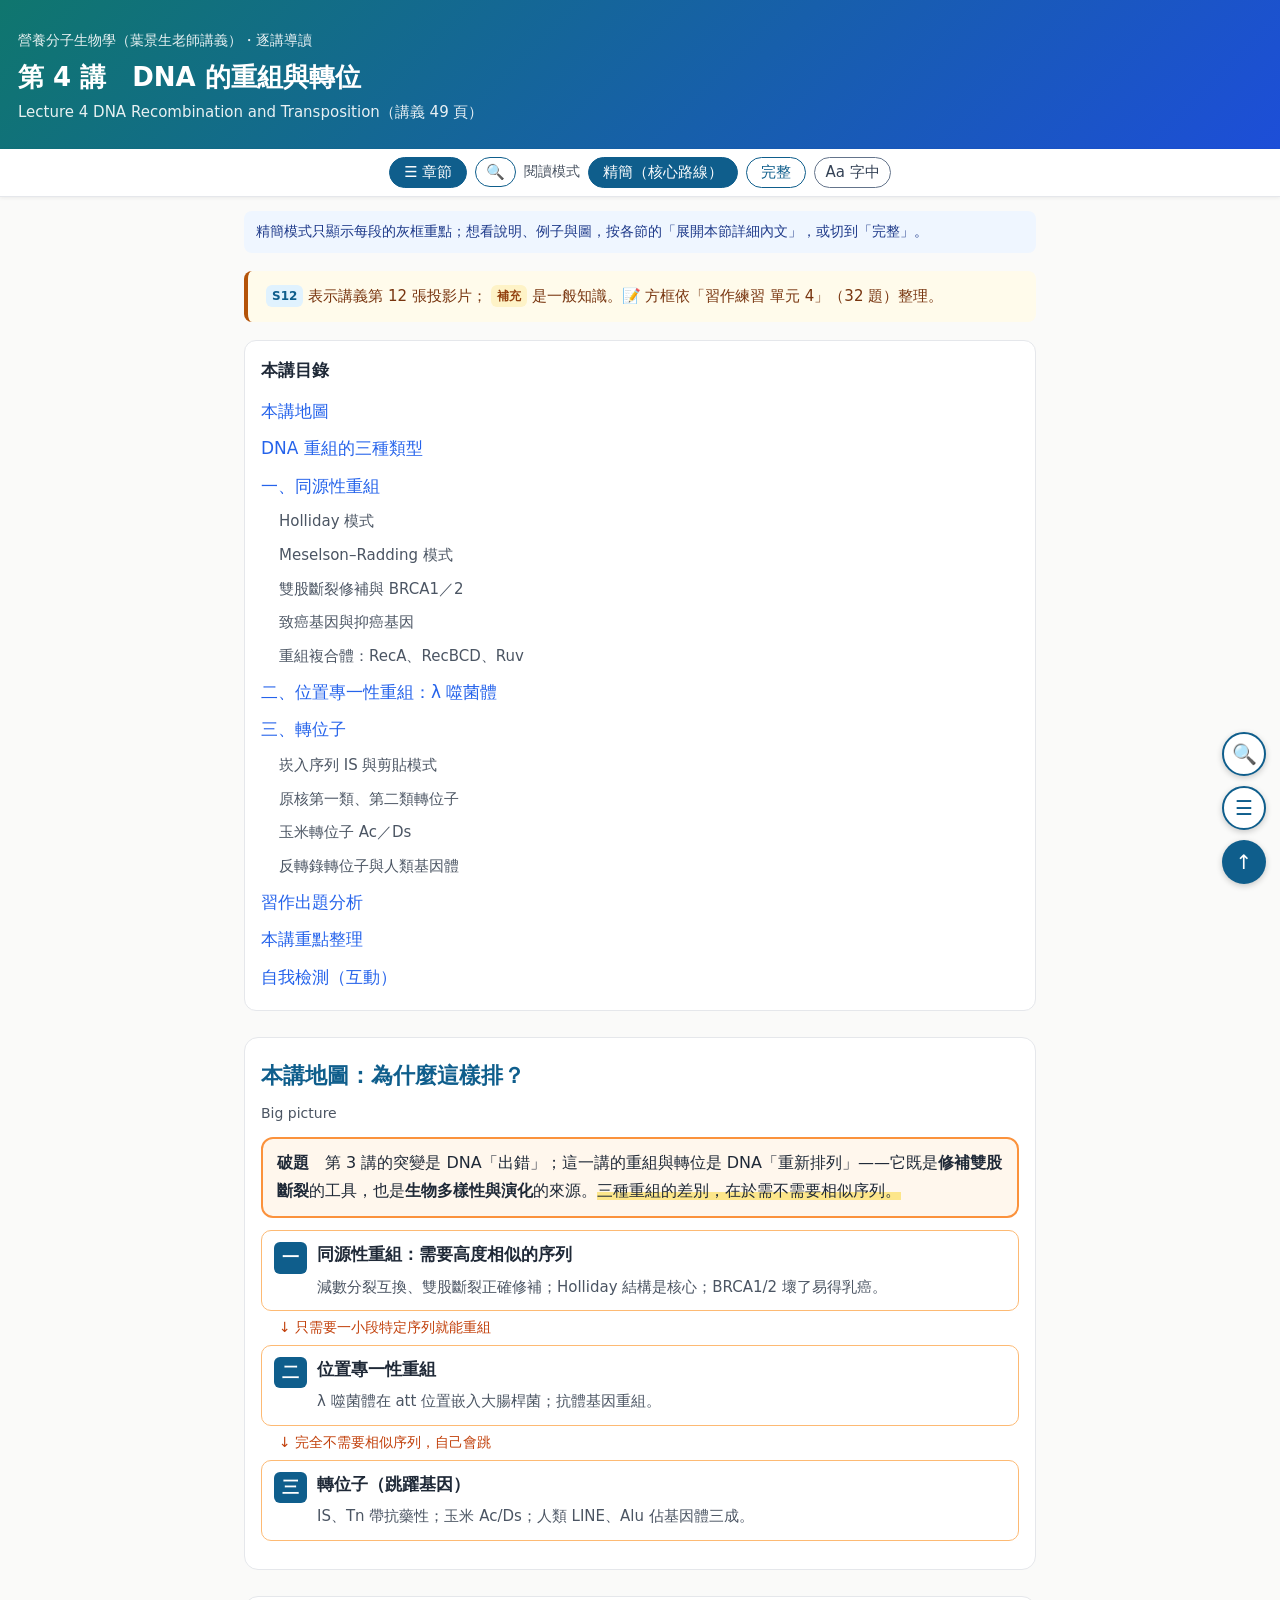
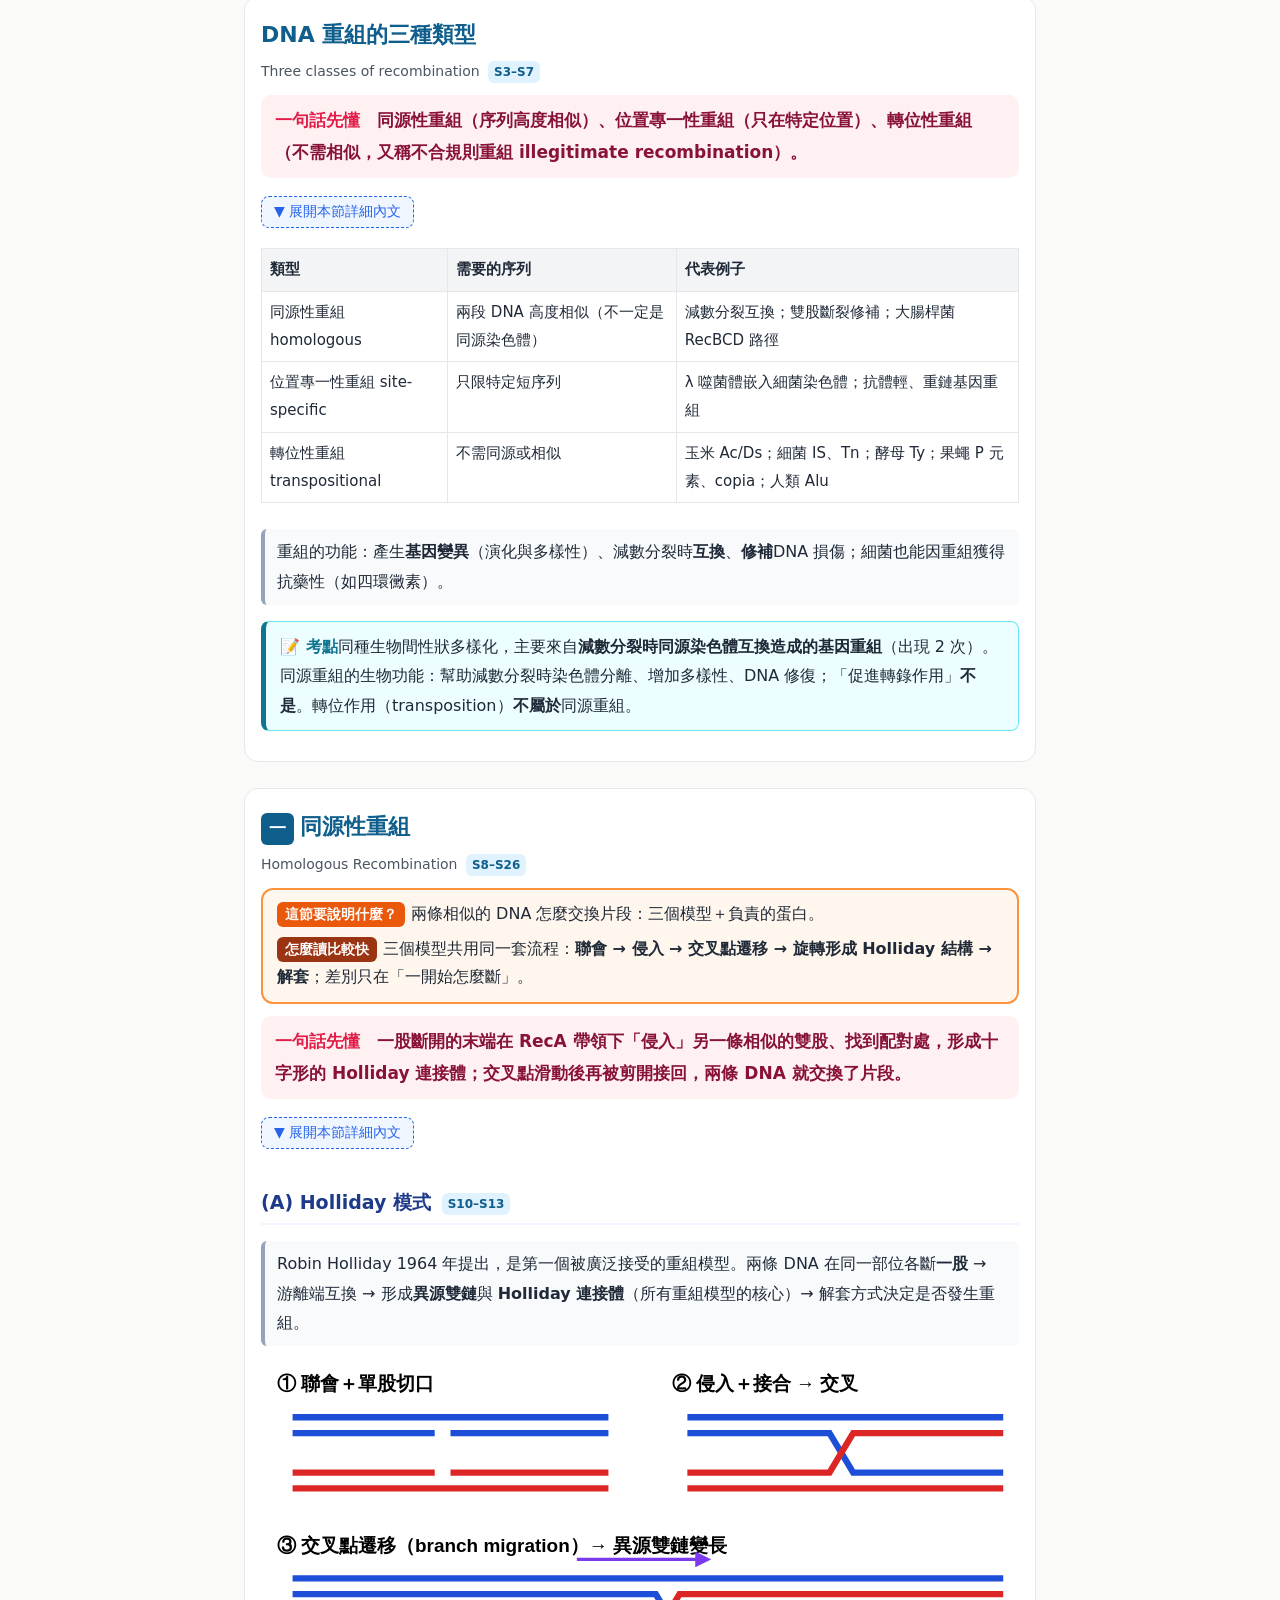
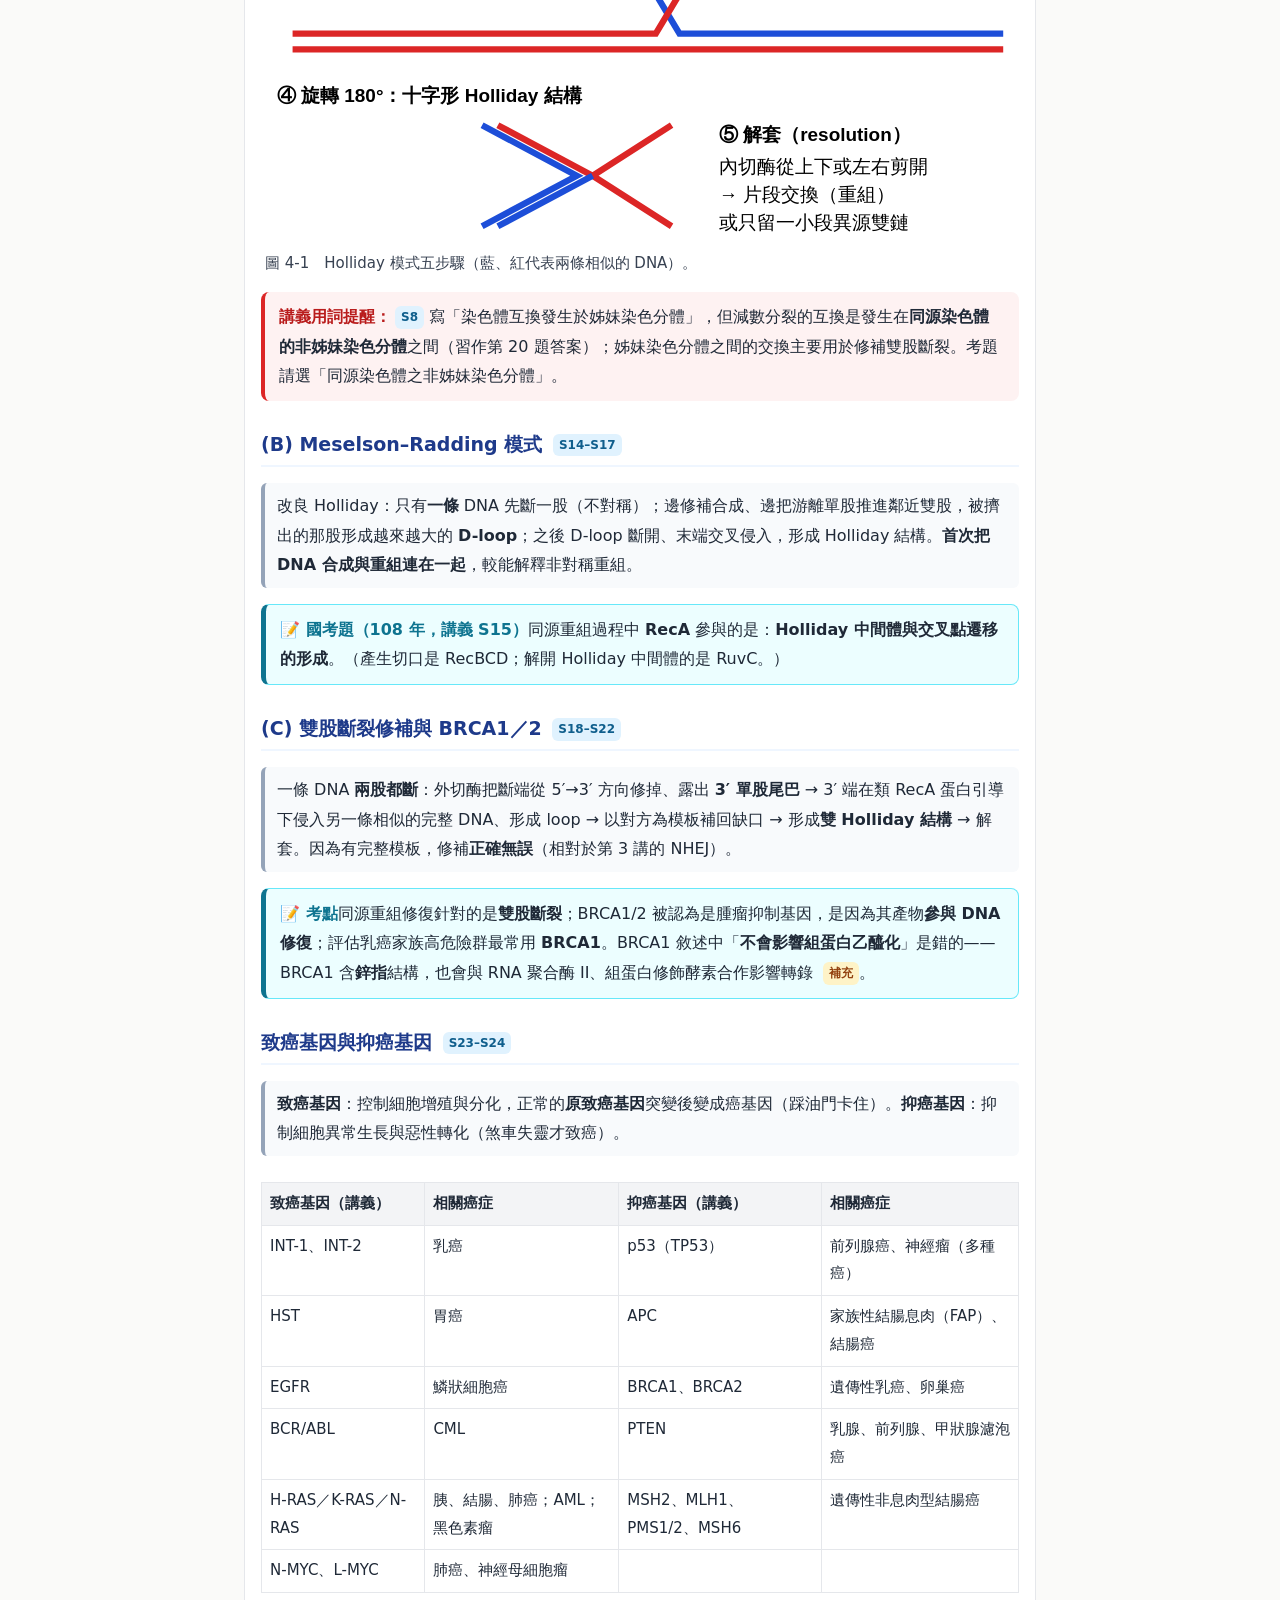
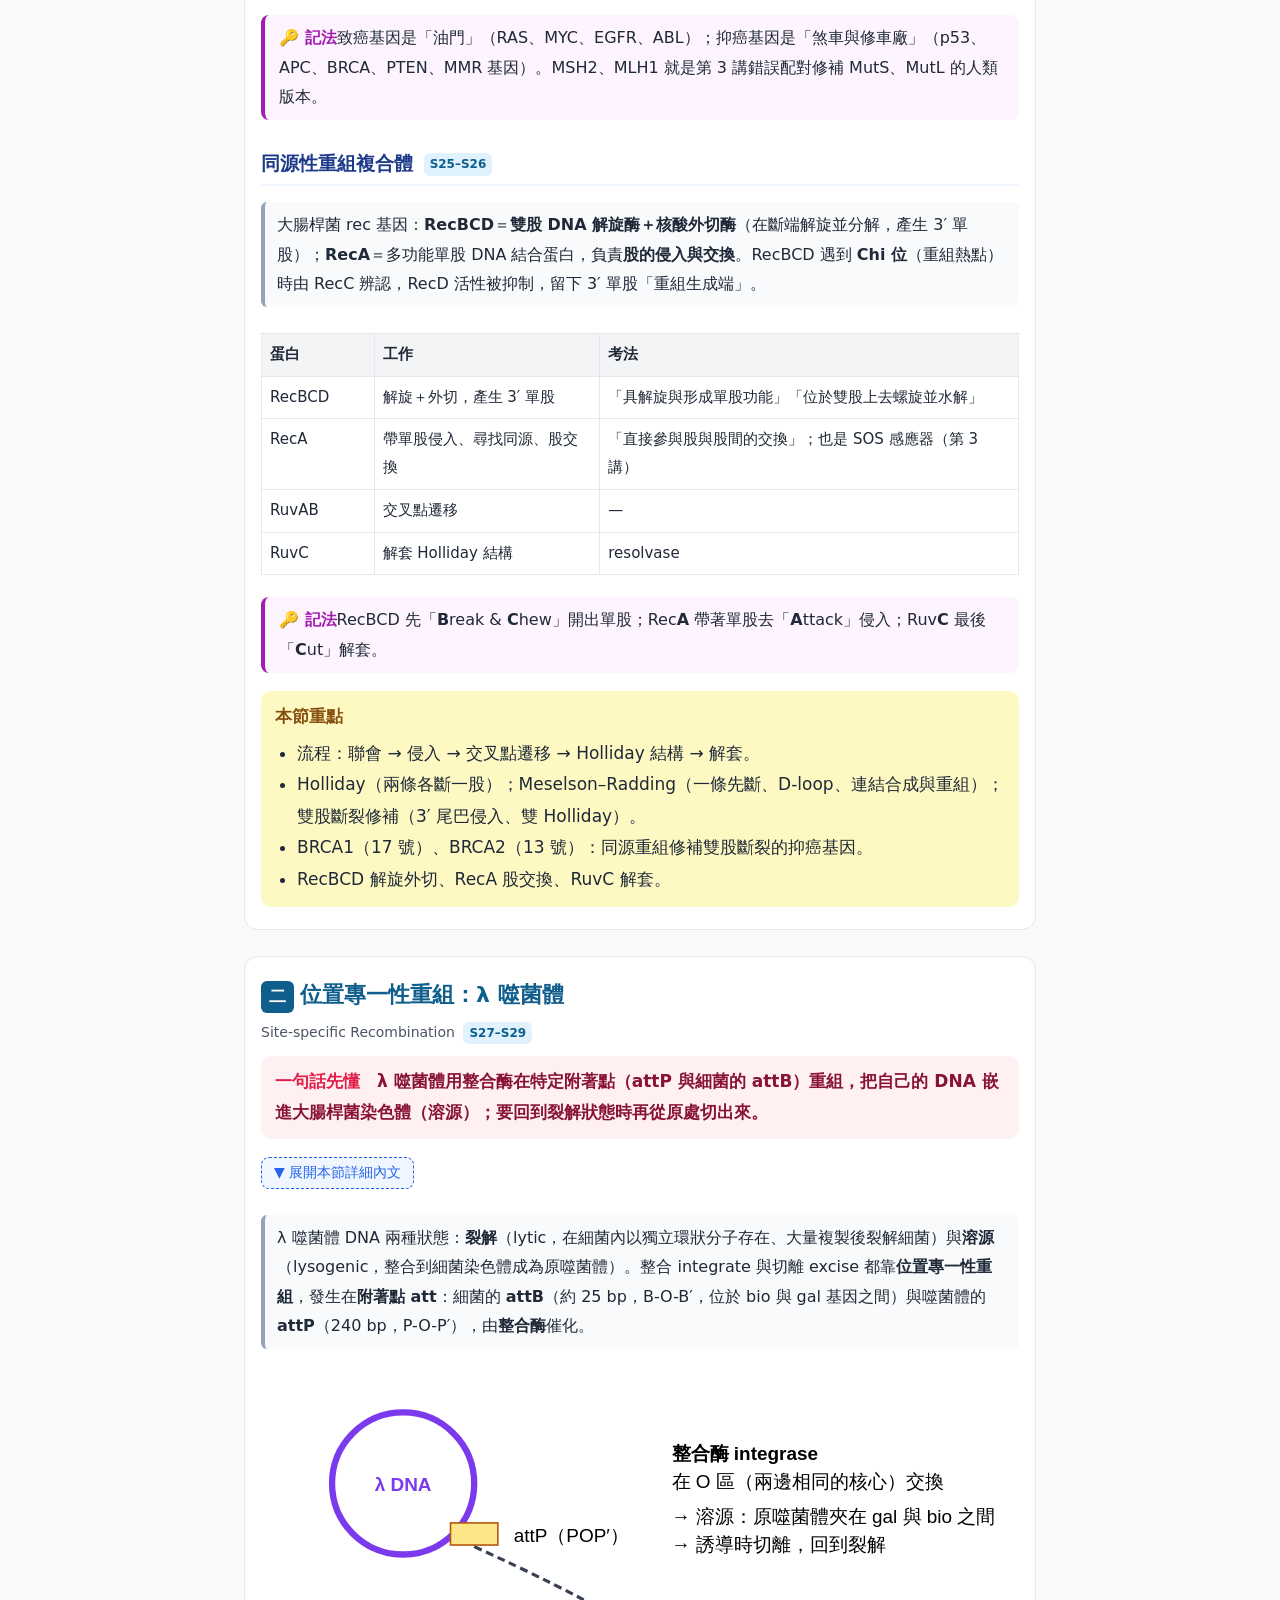
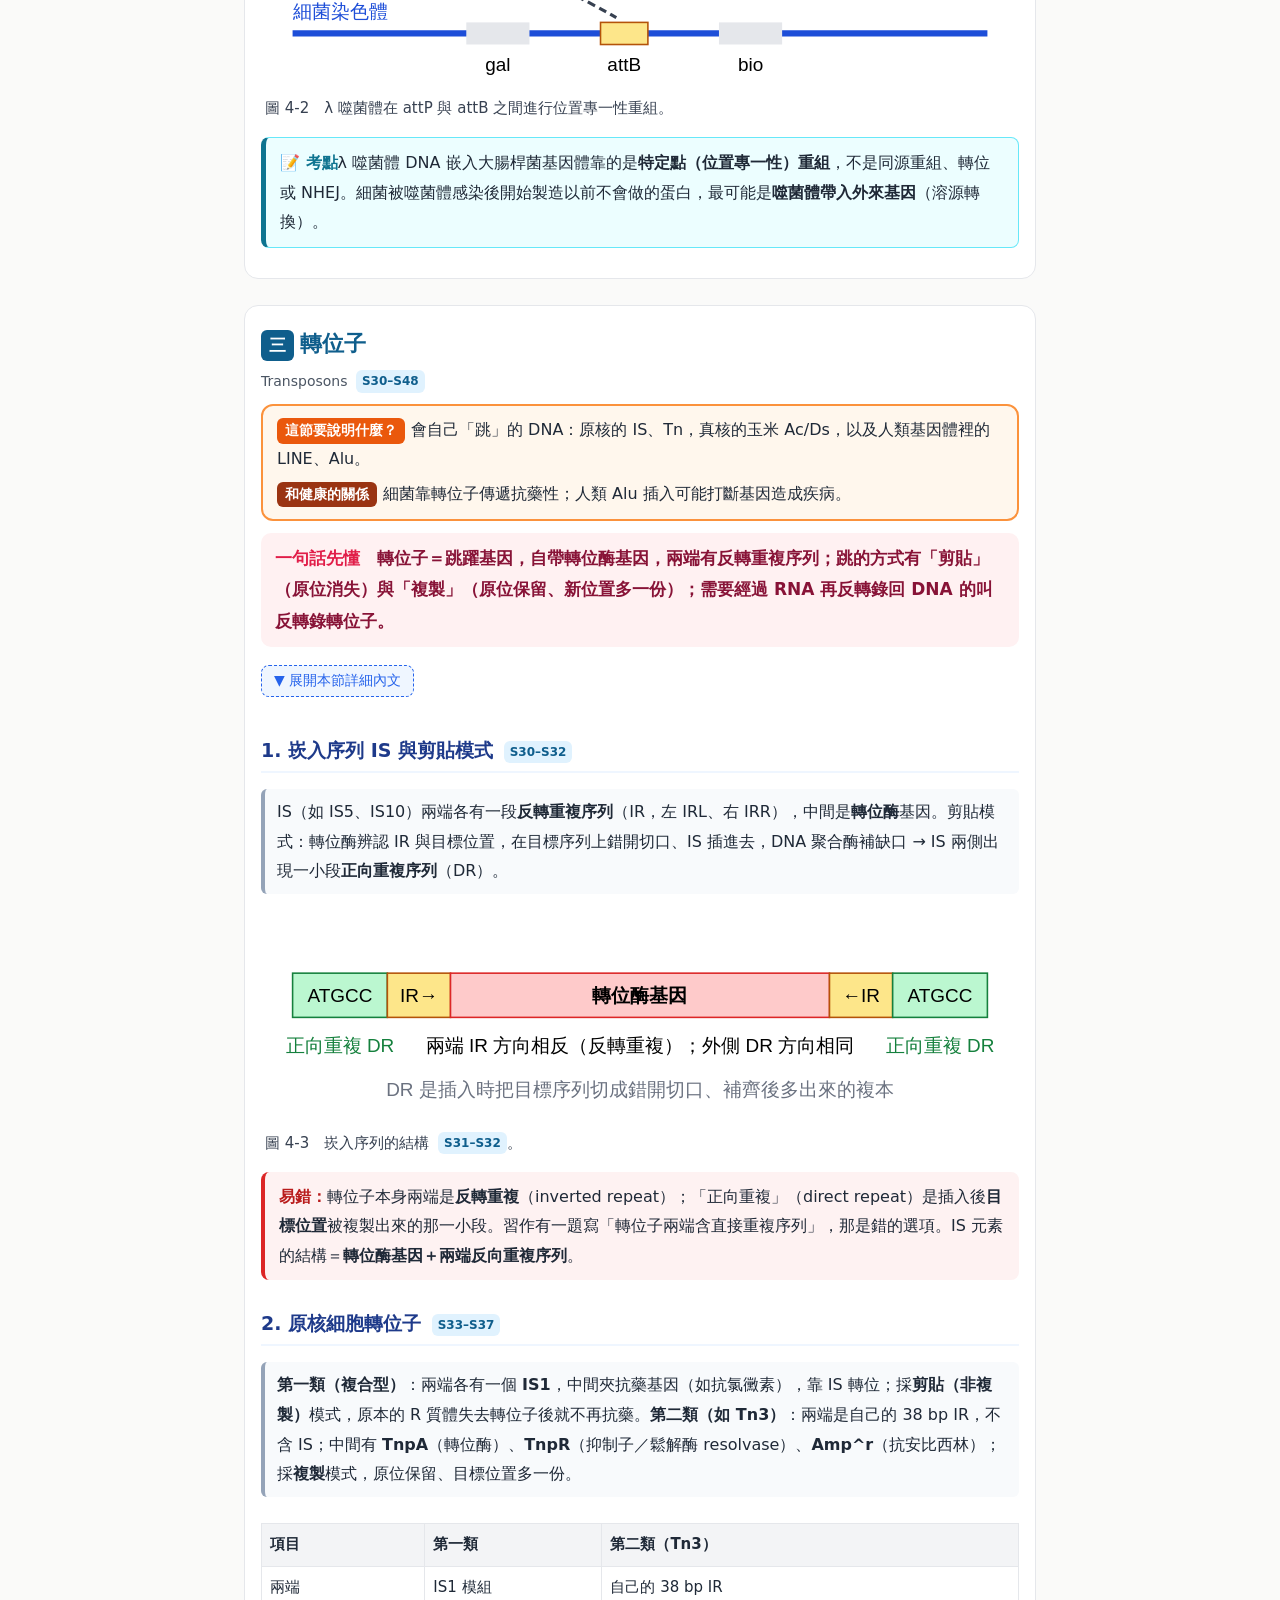
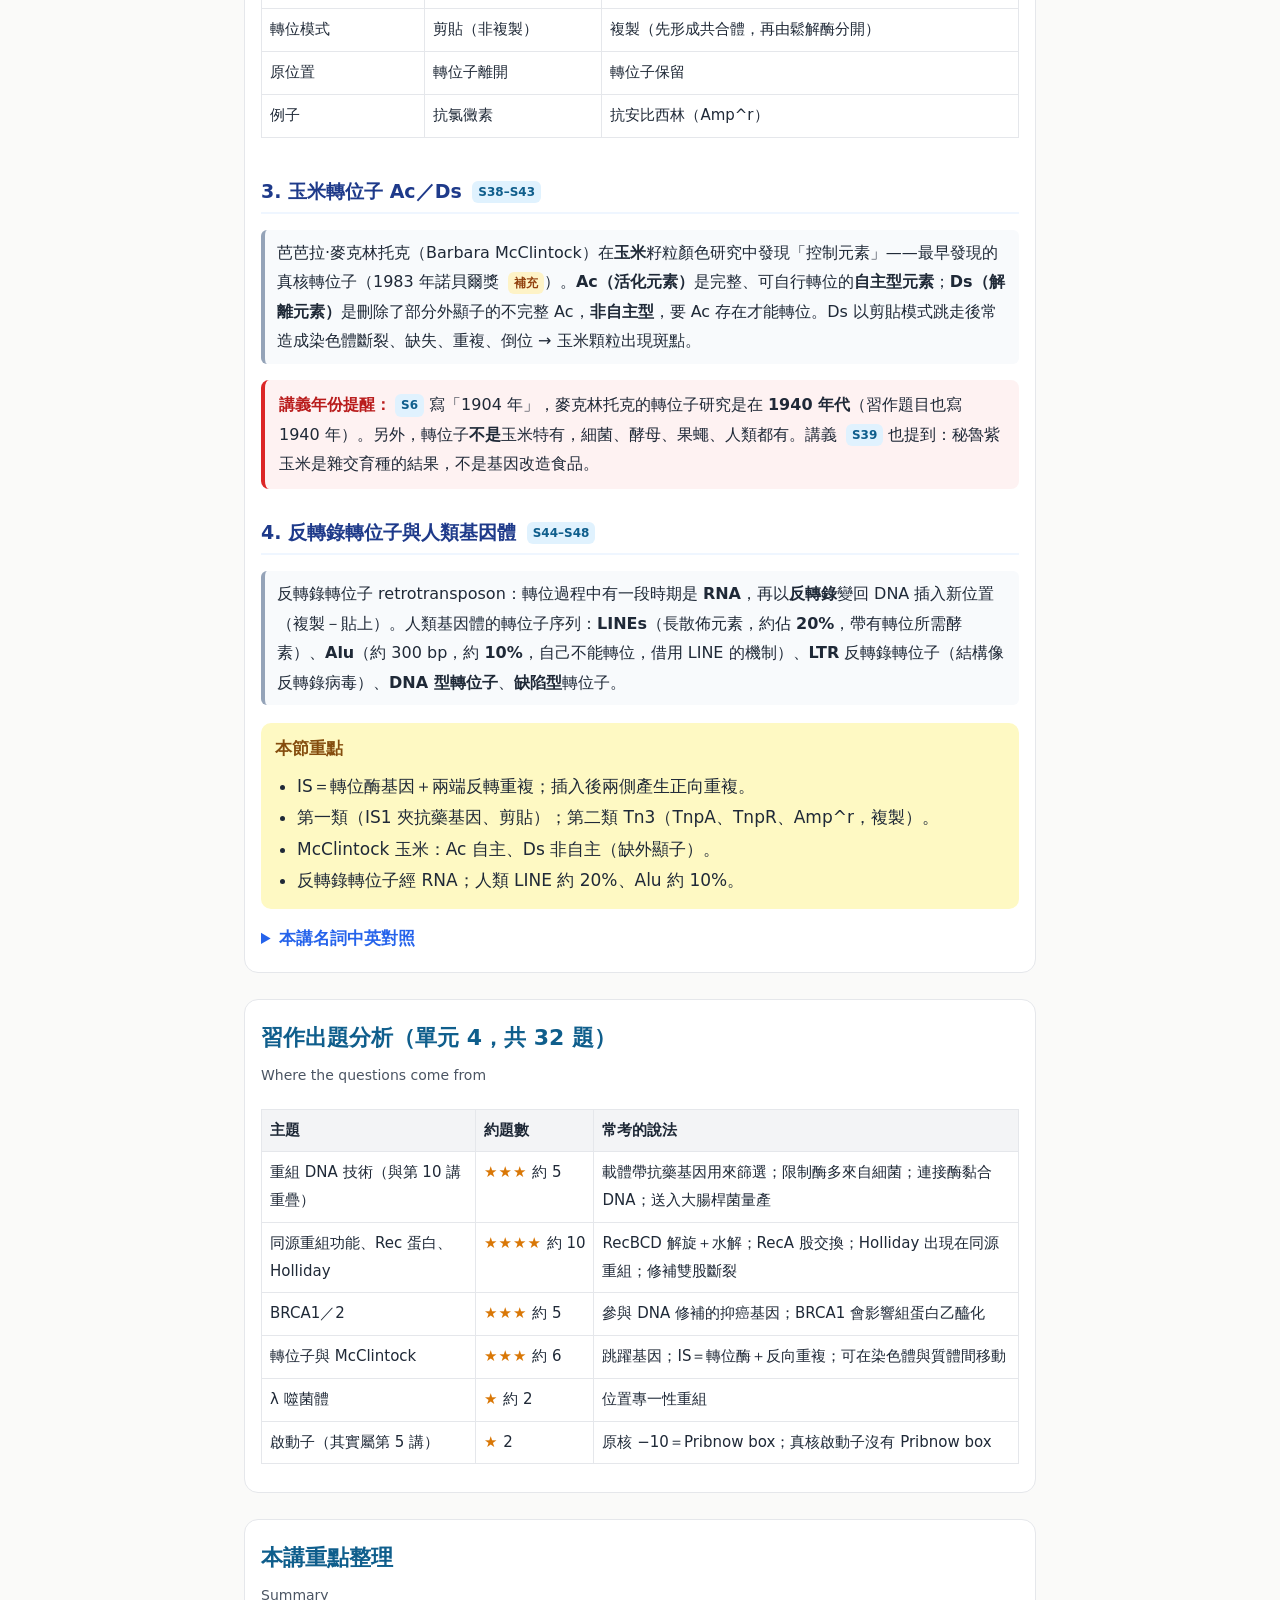
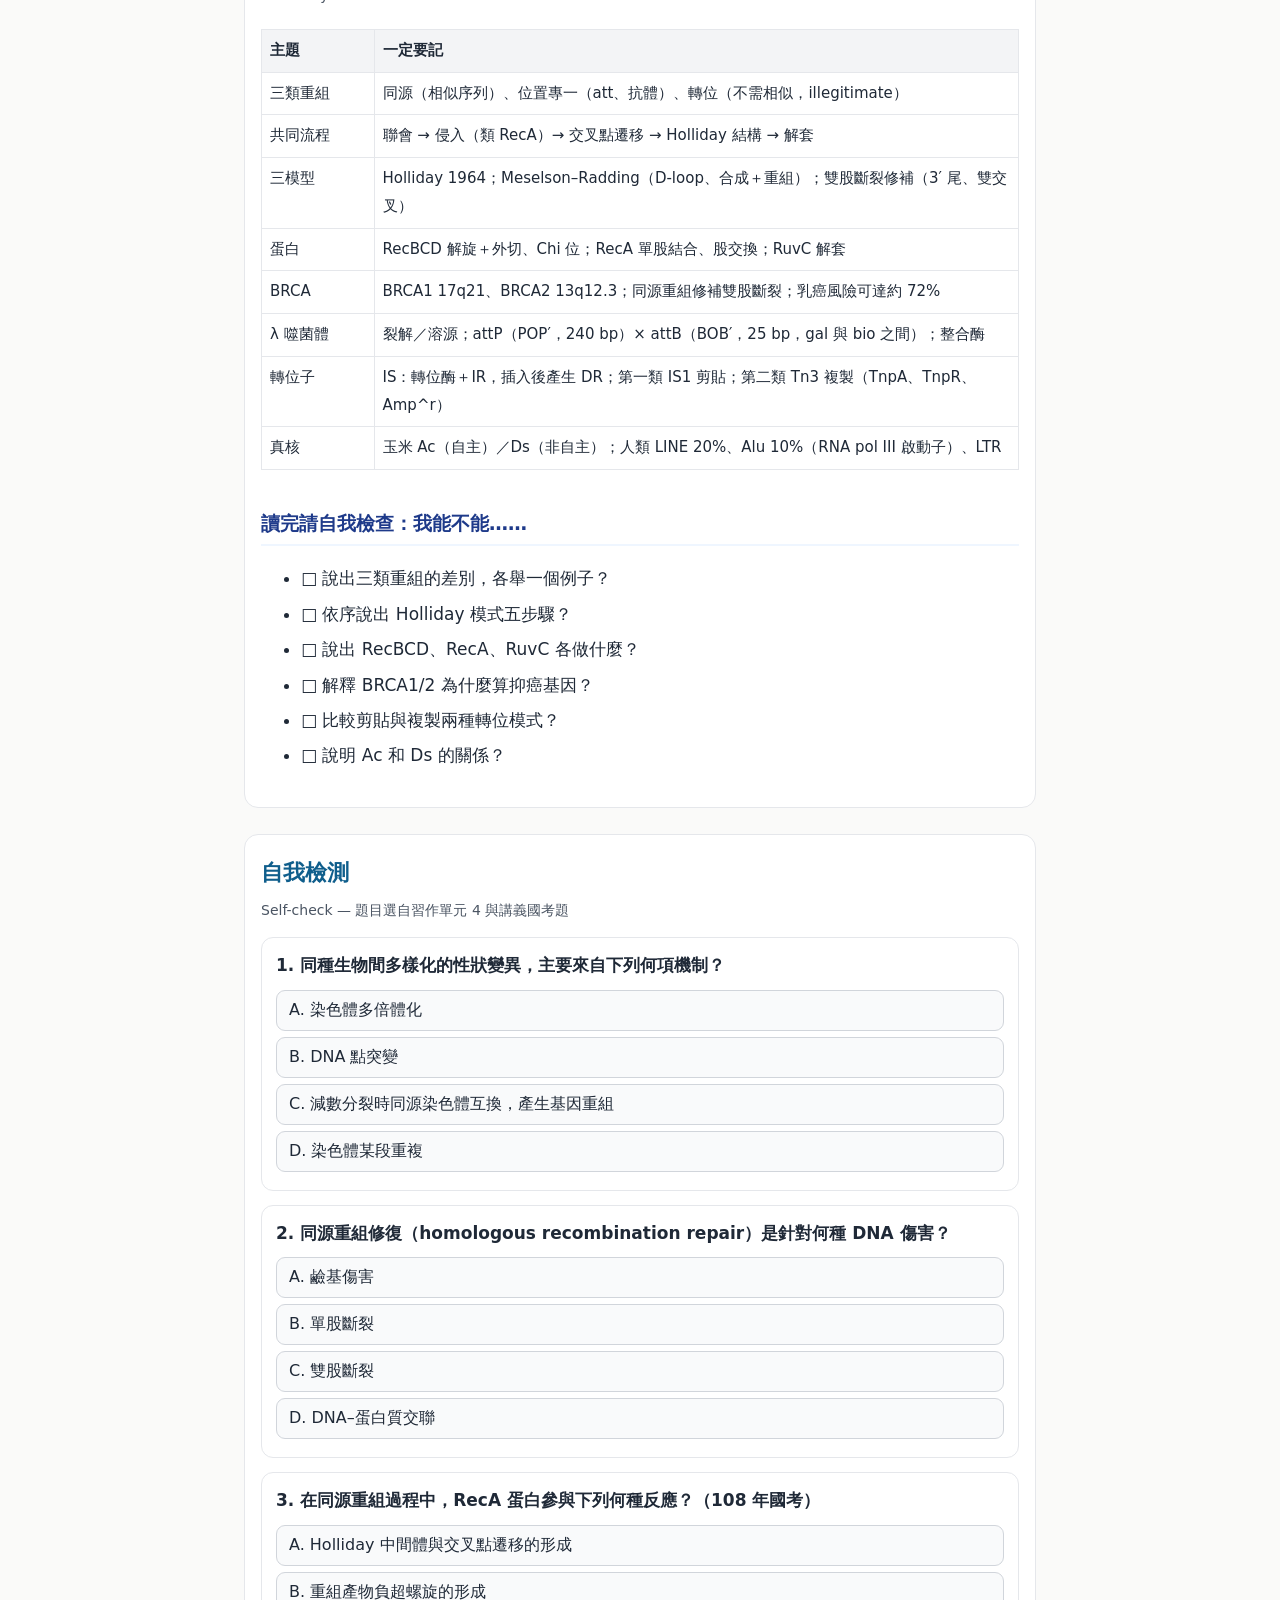
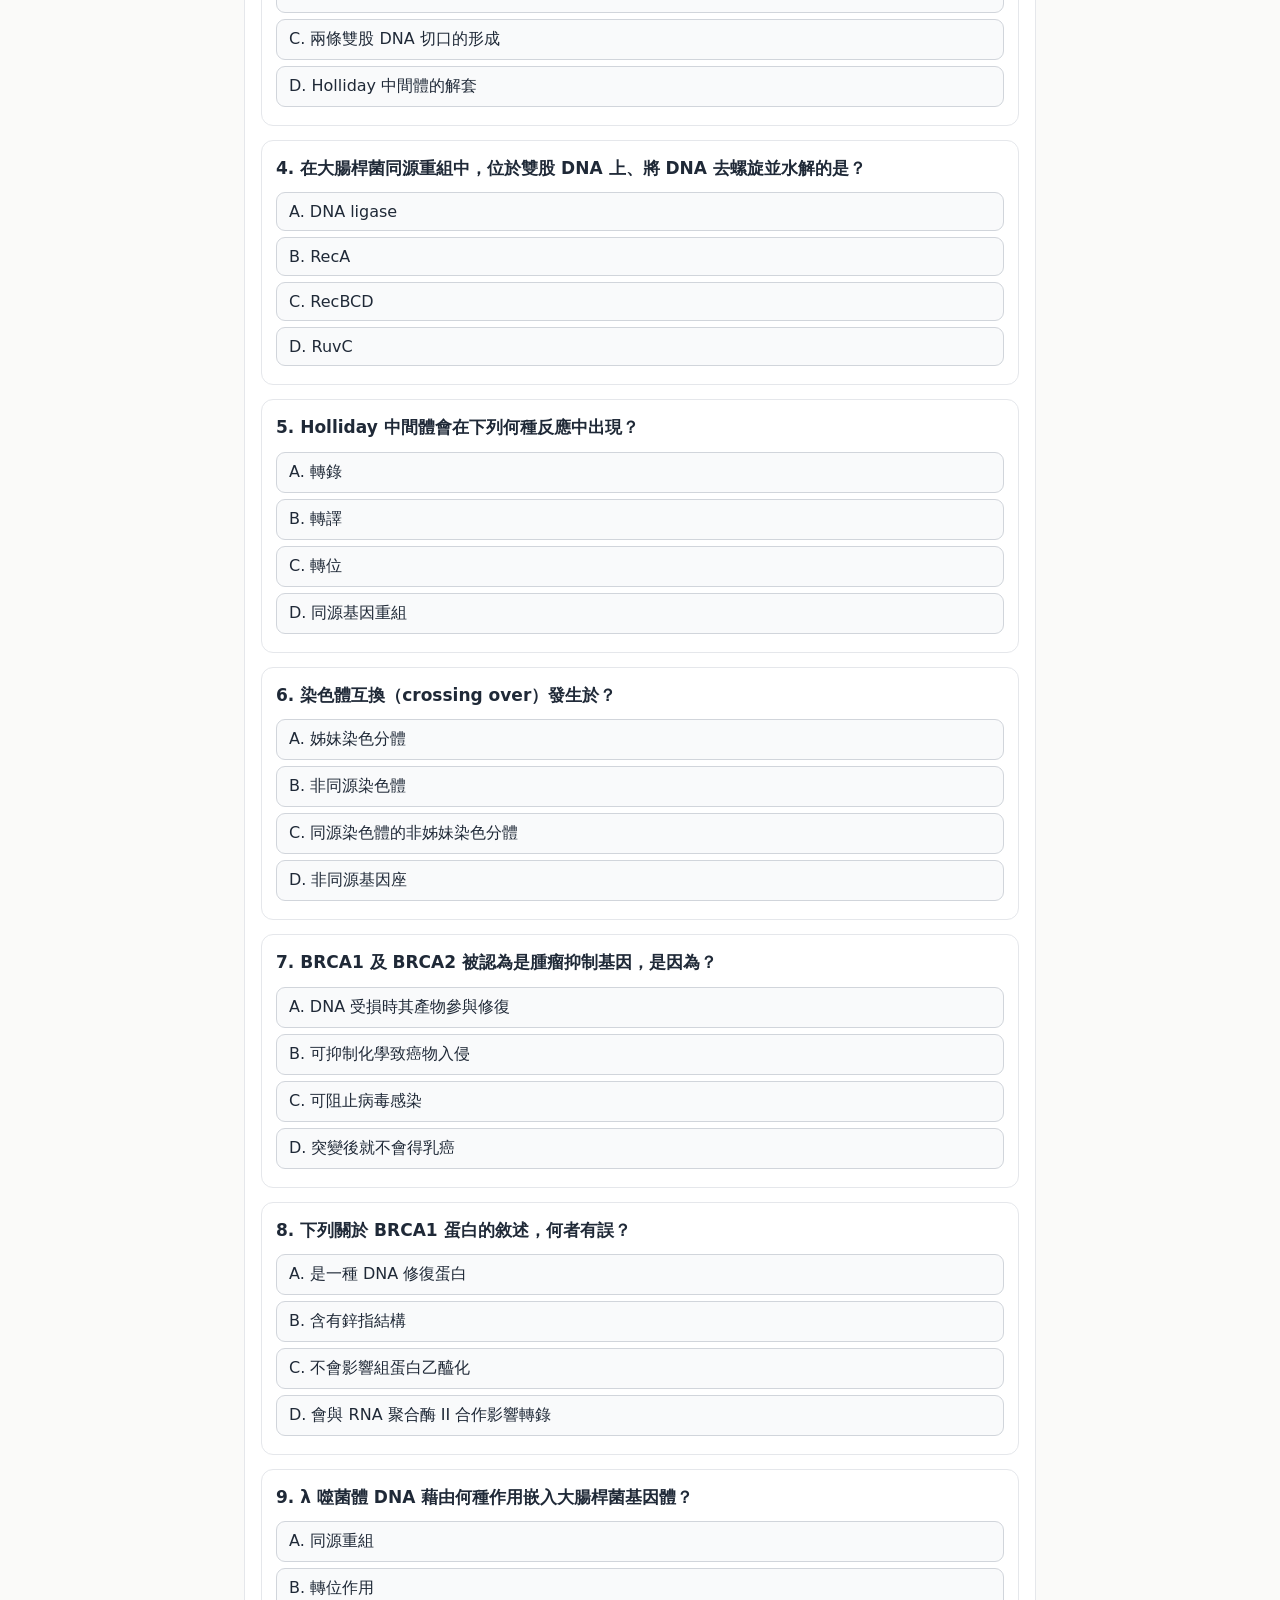
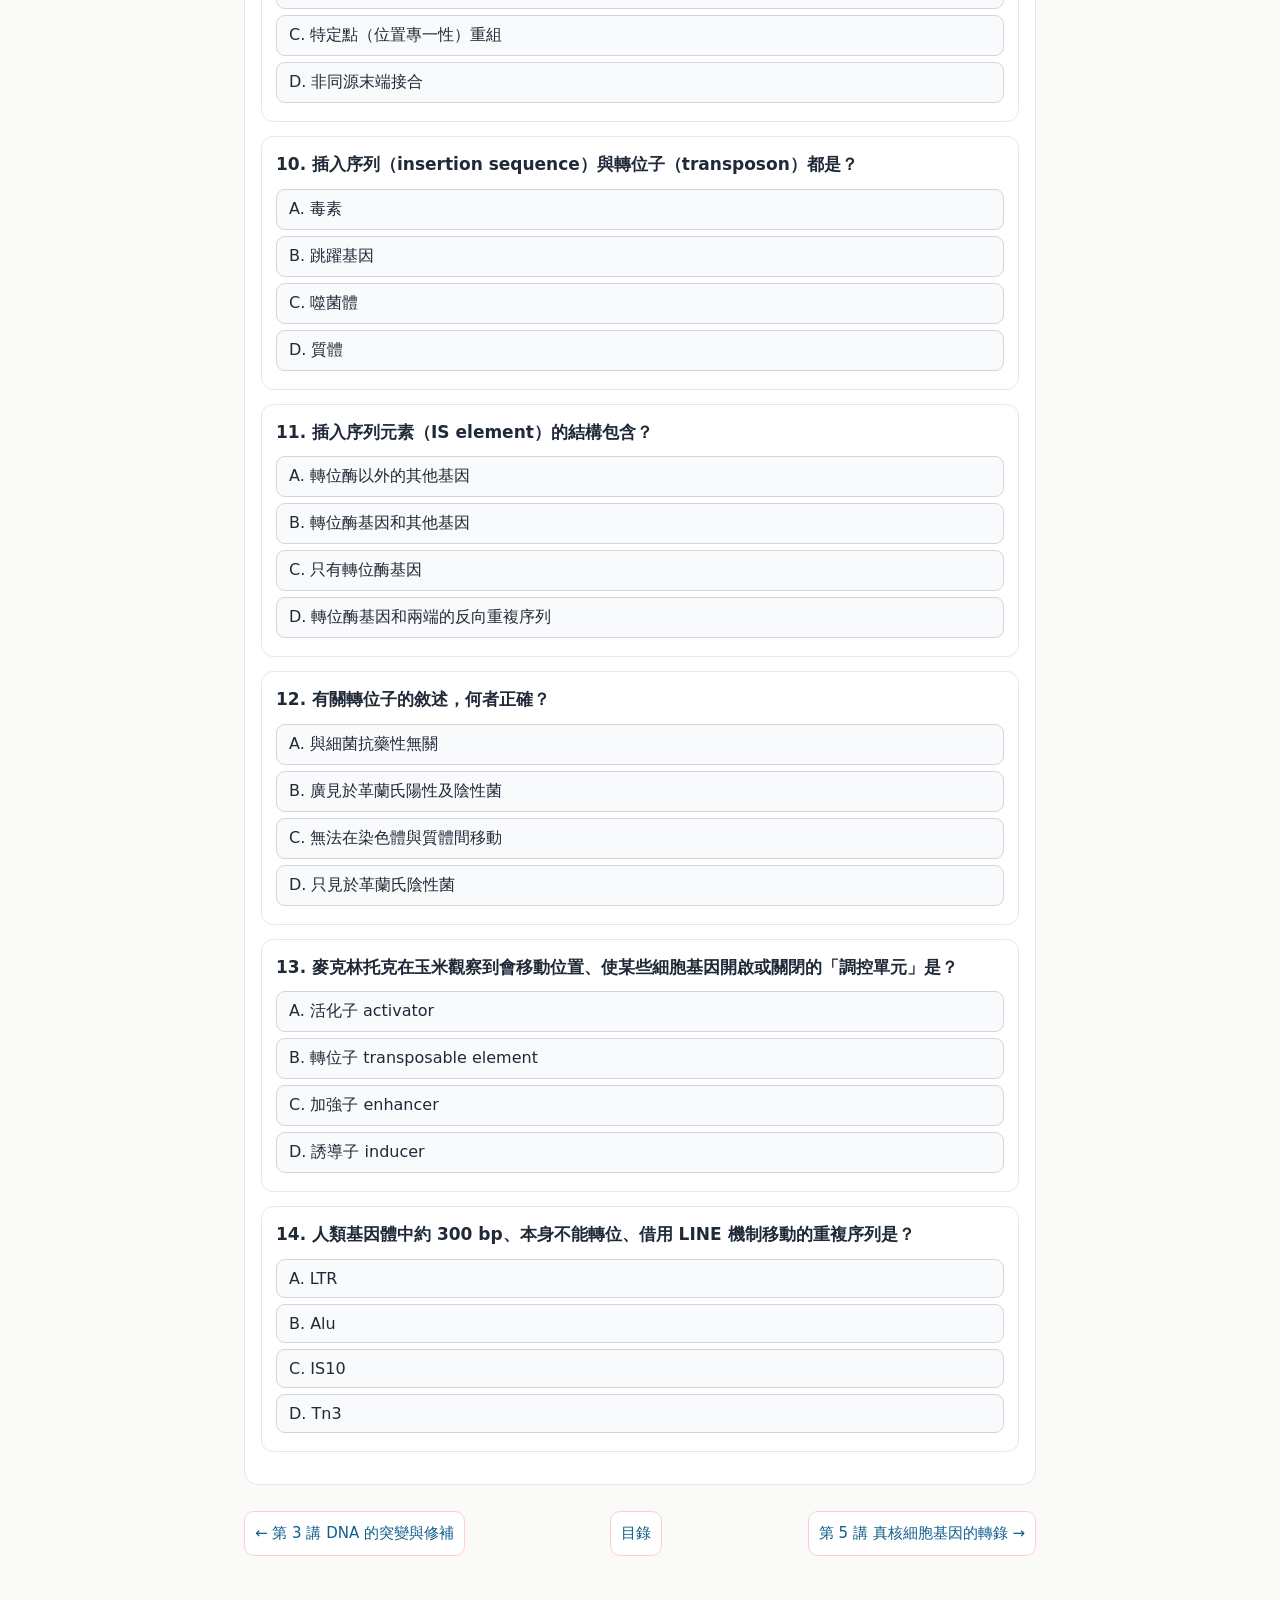
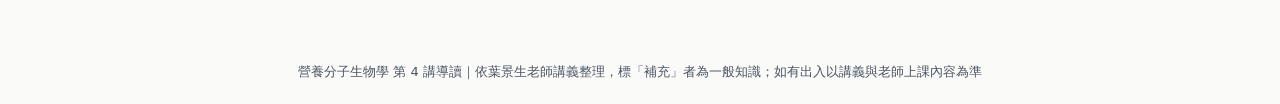
<file: guide/mb_ch04.html>
<!DOCTYPE html>
<html lang="zh-Hant">
<head>
<meta charset="UTF-8">
<meta name="viewport" content="width=device-width, initial-scale=1">
<title>營養分子生物學導讀｜第 4 講 DNA 的重組與轉位</title>
<link rel="stylesheet" href="mb.css">
</head>
<body id="top" data-ch="4">
<header>
  <div class="book">營養分子生物學（葉景生老師講義）・逐講導讀</div>
  <h1>第 4 講　DNA 的重組與轉位</h1>
  <div class="en">Lecture 4 DNA Recombination and Transposition（講義 49 頁）</div>
</header>
<div class="modebar"><span>閱讀模式</span>
  <button id="mBrief" onclick="setMode('brief')">精簡（核心路線）</button>
  <button id="mFull" onclick="setMode('full')">完整</button>
</div>
<main>
<div class="briefhint">精簡模式只顯示每段的灰框重點；想看說明、例子與圖，按各節的「展開本節詳細內文」，或切到「完整」。</div>
<div class="note"><span class="src">S12</span> 表示講義第 12 張投影片；<span class="add">補充</span> 是一般知識。📝 方框依「習作練習 單元 4」（32 題）整理。</div>
<nav class="toc">
  <b>本講目錄</b>
  <a href="#s0">本講地圖</a>
  <a href="#s1">DNA 重組的三種類型</a>
  <a href="#s2">一、同源性重組</a>
  <a class="sub" href="#s2a">Holliday 模式</a>
  <a class="sub" href="#s2b">Meselson–Radding 模式</a>
  <a class="sub" href="#s2c">雙股斷裂修補與 BRCA1／2</a>
  <a class="sub" href="#s2d">致癌基因與抑癌基因</a>
  <a class="sub" href="#s2e">重組複合體：RecA、RecBCD、Ruv</a>
  <a href="#s3">二、位置專一性重組：λ 噬菌體</a>
  <a href="#s4">三、轉位子</a>
  <a class="sub" href="#s4a">崁入序列 IS 與剪貼模式</a>
  <a class="sub" href="#s4b">原核第一類、第二類轉位子</a>
  <a class="sub" href="#s4c">玉米轉位子 Ac／Ds</a>
  <a class="sub" href="#s4d">反轉錄轉位子與人類基因體</a>
  <a href="#s5">習作出題分析</a>
  <a href="#s6">本講重點整理</a>
  <a href="#s7">自我檢測（互動）</a>
</nav>

<section class="sec" id="s0">
  <h2>本講地圖：為什麼這樣排？</h2>
  <div class="en">Big picture</div>
  <div class="lead"><b>破題</b>　第 3 講的突變是 DNA「出錯」；這一講的重組與轉位是 DNA「重新排列」——它既是<b>修補雙股斷裂</b>的工具，也是<b>生物多樣性與演化</b>的來源。<span class="key">三種重組的差別，在於需不需要相似序列。</span></div>
  <div class="path">
    <div class="step"><span class="sn">一</span><div><b>同源性重組：需要高度相似的序列</b><br><span class="sq">減數分裂互換、雙股斷裂正確修補；Holliday 結構是核心；BRCA1/2 壞了易得乳癌。</span></div></div>
    <div class="arr">↓ 只需要一小段特定序列就能重組</div>
    <div class="step"><span class="sn">二</span><div><b>位置專一性重組</b><br><span class="sq">λ 噬菌體在 att 位置嵌入大腸桿菌；抗體基因重組。</span></div></div>
    <div class="arr">↓ 完全不需要相似序列，自己會跳</div>
    <div class="step"><span class="sn">三</span><div><b>轉位子（跳躍基因）</b><br><span class="sq">IS、Tn 帶抗藥性；玉米 Ac/Ds；人類 LINE、Alu 佔基因體三成。</span></div></div>
  </div>
</section>

<section class="sec det" id="s1">
  <h2>DNA 重組的三種類型</h2>
  <div class="en">Three classes of recombination <span class="src">S3–S7</span></div>
  <div class="oneline">同源性重組（序列高度相似）、位置專一性重組（只在特定位置）、轉位性重組（不需相似，又稱不合規則重組 illegitimate recombination）。</div>
  <div class="tblwrap"><table>
    <tr><th>類型</th><th>需要的序列</th><th>代表例子</th></tr>
    <tr><td>同源性重組 homologous</td><td>兩段 DNA 高度相似（不一定是同源染色體）</td><td>減數分裂互換；雙股斷裂修補；大腸桿菌 RecBCD 路徑</td></tr>
    <tr><td>位置專一性重組 site-specific</td><td>只限特定短序列</td><td>λ 噬菌體嵌入細菌染色體；抗體輕、重鏈基因重組</td></tr>
    <tr><td>轉位性重組 transpositional</td><td>不需同源或相似</td><td>玉米 Ac/Ds；細菌 IS、Tn；酵母 Ty；果蠅 P 元素、copia；人類 Alu</td></tr>
  </table></div>
  <p class="core">重組的功能：產生<b>基因變異</b>（演化與多樣性）、減數分裂時<b>互換</b>、<b>修補</b>DNA 損傷；細菌也能因重組獲得抗藥性（如四環黴素）。</p>
  <div class="exam"><b class="t">考點</b>同種生物間性狀多樣化，主要來自<b>減數分裂時同源染色體互換造成的基因重組</b>（出現 2 次）。同源重組的生物功能：幫助減數分裂時染色體分離、增加多樣性、DNA 修復；「促進轉錄作用」<b>不是</b>。轉位作用（transposition）<b>不屬於</b>同源重組。</div>
</section>

<!-- ============ 一 ============ -->
<section class="sec det" id="s2">
  <h2><span class="no">一</span>同源性重組</h2>
  <div class="en">Homologous Recombination <span class="src">S8–S26</span></div>
  <div class="lead"><div><span class="lt">這節要說明什麼？</span>兩條相似的 DNA 怎麼交換片段：三個模型＋負責的蛋白。</div><div><span class="lt lt2">怎麼讀比較快</span>三個模型共用同一套流程：<b>聯會 → 侵入 → 交叉點遷移 → 旋轉形成 Holliday 結構 → 解套</b>；差別只在「一開始怎麼斷」。</div></div>
  <div class="oneline">一股斷開的末端在 RecA 帶領下「侵入」另一條相似的雙股、找到配對處，形成十字形的 Holliday 連接體；交叉點滑動後再被剪開接回，兩條 DNA 就交換了片段。</div>
<div class="bridge">第 3 講最後提到，雙股斷裂有一種修法是「找另一條相同的 DNA 當模板」——那就是同源性重組。簡報先用「染色體互換」的角度介紹它（減數分裂的基因交換），再給出三個分子模型。三個模型一個比一個貼近真實：Holliday 模型（1964）最早、最對稱；Meselson–Radding 修正成不對稱；雙股斷裂修補模型則說明重組最主要的用途其實是<b>修補</b>。</div>

  <h3 id="s2a">(A) Holliday 模式 <span class="src">S10–S13</span></h3>
  <p class="core">Robin Holliday 1964 年提出，是第一個被廣泛接受的重組模型。兩條 DNA 在同一部位各斷<b>一股</b> → 游離端互換 → 形成<b>異源雙鏈</b>與 <b>Holliday 連接體</b>（所有重組模型的核心）→ 解套方式決定是否發生重組。</p>
  <p>關鍵是第 2 步：一條 DNA 斷開的單股，鑽進另一條 DNA 的雙股之間，和裡面那條「相同序列的互補股」配對——這只有在兩條 DNA 序列高度相似時才做得到，所以叫「同源」重組。兩股交錯形成的十字交叉點就是 Holliday 連接體。它可以像拉鍊一樣往兩邊滑動（交叉點遷移），滑過的區域就成為一股來自 A、一股來自 B 的<b>異源雙鏈</b>。最後切開的方向不同，結果也不同：一種切法讓兩條染色體的後半段整個交換（真正的互換），另一種只留下一小段異源雙鏈、兩側基因不交換。</p>
  <figure class="pic"><svg viewBox="0 0 480 300" xmlns="http://www.w3.org/2000/svg" font-family="Noto Sans TC,PingFang TC,Microsoft JhengHei,sans-serif">
    <g font-size="12">
      <text x="10" y="18" font-weight="bold">① 聯會＋單股切口</text>
      <line x1="20" y1="35" x2="220" y2="35" stroke="#1d4ed8" stroke-width="4"/><line x1="20" y1="45" x2="110" y2="45" stroke="#1d4ed8" stroke-width="4"/><line x1="120" y1="45" x2="220" y2="45" stroke="#1d4ed8" stroke-width="4"/>
      <line x1="20" y1="70" x2="110" y2="70" stroke="#dc2626" stroke-width="4"/><line x1="120" y1="70" x2="220" y2="70" stroke="#dc2626" stroke-width="4"/><line x1="20" y1="80" x2="220" y2="80" stroke="#dc2626" stroke-width="4"/>
      <text x="260" y="18" font-weight="bold">② 侵入＋接合 → 交叉</text>
      <line x1="270" y1="35" x2="470" y2="35" stroke="#1d4ed8" stroke-width="4"/>
      <path d="M270 45 L360 45 L375 70 L470 70" stroke="#1d4ed8" stroke-width="4" fill="none"/>
      <path d="M270 70 L360 70 L375 45 L470 45" stroke="#dc2626" stroke-width="4" fill="none"/>
      <line x1="270" y1="80" x2="470" y2="80" stroke="#dc2626" stroke-width="4"/>
      <text x="10" y="120" font-weight="bold">③ 交叉點遷移（branch migration）→ 異源雙鏈變長</text>
      <line x1="20" y1="137" x2="470" y2="137" stroke="#1d4ed8" stroke-width="4"/>
      <path d="M20 147 L250 147 L265 172 L470 172" stroke="#1d4ed8" stroke-width="4" fill="none"/>
      <path d="M20 172 L250 172 L265 147 L470 147" stroke="#dc2626" stroke-width="4" fill="none"/>
      <line x1="20" y1="182" x2="470" y2="182" stroke="#dc2626" stroke-width="4"/>
      <path d="M200 125 h80" stroke="#7c3aed" stroke-width="2" marker-end="url(#a4)"/>
      <text x="10" y="215" font-weight="bold">④ 旋轉 180°：十字形 Holliday 結構</text>
      <path d="M140 230 L200 262 L140 294" stroke="#1d4ed8" stroke-width="4" fill="none"/><path d="M150 230 L210 262" stroke="#dc2626" stroke-width="4"/>
      <path d="M260 230 L210 262 L260 294" stroke="#dc2626" stroke-width="4" fill="none"/><path d="M210 262 L150 294" stroke="#1d4ed8" stroke-width="4"/>
      <text x="290" y="240" font-weight="bold">⑤ 解套（resolution）</text>
      <text x="290" y="260">內切酶從上下或左右剪開</text>
      <text x="290" y="278">→ 片段交換（重組）</text>
      <text x="290" y="296">或只留一小段異源雙鏈</text>
    </g>
    <defs><marker id="a4" markerUnits="userSpaceOnUse" markerWidth="10" markerHeight="10" refX="5" refY="5" orient="auto"><path d="M0,0 L10,5 L0,10 z" fill="#7c3aed"/></marker></defs>
  </svg><figcaption>圖 4-1　Holliday 模式五步驟（藍、紅代表兩條相似的 DNA）。</figcaption></figure>
  <ol class="steps">
    <li><b>聯會</b> synapsis：兩條相似的 DNA 並排，核酸內切酶各切出一個單股斷口。</li>
    <li><b>侵入</b> invasion：解旋酶分開 DNA，斷端在<b>類 RecA 蛋白</b>帶領下侵入對方的雙股，接合酶接起來形成交叉點。</li>
    <li><b>交叉點遷移</b> branch migration：前方解旋、後方重新纏繞，交叉點往前滑。</li>
    <li>結構旋轉 180°，形成 <b>Holliday 交叉結構</b>。</li>
    <li><b>解套</b> resolution：核酸內切酶在對稱位置切開，接合酶接合，完成重組。</li>
  </ol>
  <div class="warn"><b class="t">講義用詞提醒：</b><span class="src">S8</span> 寫「染色體互換發生於姊妹染色分體」，但減數分裂的互換是發生在<b>同源染色體的非姊妹染色分體</b>之間（習作第 20 題答案）；姊妹染色分體之間的交換主要用於修補雙股斷裂。考題請選「同源染色體之非姊妹染色分體」。</div>

  <div class="bridge">Holliday 模型假設兩條 DNA「剛好在同一個位置各斷一股」，但這種巧合不太可能經常發生。Meselson 與 Radding 的改良是：只需要<b>一條</b> DNA 先斷，由它主動去侵入另一條。</div>
<h3 id="s2b">(B) Meselson–Radding 模式 <span class="src">S14–S17</span></h3>
  <p class="core">改良 Holliday：只有<b>一條</b> DNA 先斷一股（不對稱）；邊修補合成、邊把游離單股推進鄰近雙股，被擠出的那股形成越來越大的 <b>D-loop</b>；之後 D-loop 斷開、末端交叉侵入，形成 Holliday 結構。<b>首次把 DNA 合成與重組連在一起</b>，較能解釋非對稱重組。</p>
  <p>想像只有染色體 a 被切開一個缺口。DNA 聚合酶從缺口開始修補合成，新合成的鏈把原本的舊鏈往外推，被推出的單股就去侵入旁邊的染色體 A，把 A 的一股擠開成一個 D 字形的環（D-loop）。環越來越大，最後 D-loop 被切開、兩邊接回，就形成和 Holliday 模型一樣的十字結構。這個模型的意義是把「DNA 合成」和「重組」連在一起：重組時會順便合成一段 DNA，所以兩條染色體交換的片段不一定等長，能解釋實驗看到的不對稱結果。</p>
  <div class="exam"><b class="t">國考題（108 年，講義 S15）</b>同源重組過程中 <b>RecA</b> 參與的是：<b>Holliday 中間體與交叉點遷移的形成</b>。（產生切口是 RecBCD；解開 Holliday 中間體的是 RuvC。）</div>

  <div class="bridge">前兩個模型都從「單股斷口」開始。但第 3 講說過，真正危險的是<b>雙股同時斷裂</b>。這個模型說明：雙股斷裂時，細胞先把斷端修出 3′ 單股尾巴，再拿這條尾巴去侵入同源 DNA 借模板——這是最正確的修補方式，而 BRCA1／2 就是負責這條路的關鍵蛋白，所以簡報緊接著介紹它們。</div>
<h3 id="s2c">(C) 雙股斷裂修補與 BRCA1／2 <span class="src">S18–S22</span></h3>
  <p class="core">一條 DNA <b>兩股都斷</b>：外切酶把斷端從 5′→3′ 方向修掉、露出 <b>3′ 單股尾巴</b> → 3′ 端在類 RecA 蛋白引導下侵入另一條相似的完整 DNA、形成 loop → 以對方為模板補回缺口 → 形成<b>雙 Holliday 結構</b> → 解套。因為有完整模板，修補<b>正確無誤</b>（相對於第 3 講的 NHEJ）。</p>
  <p><b>BRCA1</b>（17q21，1,863 個胺基酸，1994 年發現）與 <b>BRCA2</b>（13q12.3，3,418 個胺基酸，1997 年）是<b>抑癌基因</b>，負責以同源重組修補雙股斷裂。帶 BRCA1/2 突變的女性一生乳癌風險可高達約 72%（一般女性 12–13%），美國乳癌病例中約 5–10% 有 BRCA 異常 <span class="src">S22</span>。安潔莉娜裘莉因 BRCA1 突變，2013 年接受預防性雙乳切除。</p>
  <div class="exam"><b class="t">考點</b>同源重組修復針對的是<b>雙股斷裂</b>；BRCA1/2 被認為是腫瘤抑制基因，是因為其產物<b>參與 DNA 修復</b>；評估乳癌家族高危險群最常用 <b>BRCA1</b>。BRCA1 敘述中「<b>不會影響組蛋白乙醯化</b>」是錯的——BRCA1 含<b>鋅指</b>結構，也會與 RNA 聚合酶 II、組蛋白修飾酵素合作影響轉錄 <span class="add">補充</span>。</div>
  <div class="nut"><b class="t">健康連結：</b>BRCA 突變也增加卵巢癌、男性乳癌、攝護腺癌風險；帶因者可透過基因諮詢決定篩檢頻率或預防性手術。BRCA 缺陷的癌細胞仰賴其他修補路徑，PARP 抑制劑正是利用這點來治療 <span class="add">補充</span>。</div>

  <div class="bridge">簡報在 BRCA 之後插入兩頁致癌基因／抑癌基因清單，再回到 RecBCD 複合體，看起來像離題。串連的邏輯是：BRCA1／2 是<b>抑癌基因</b>——它們負責修補，壞掉後突變越積越多、細胞就容易癌化。老師藉這個機會把「抑癌基因」和它的對照組「致癌基因」一起整理。可以這樣記兩者的差別：<b>致癌基因</b>像油門，正常版本（原致癌基因）促進細胞分裂，突變後「卡住油門」，只要一個副本壞掉就會出事（顯性作用）；<b>抑癌基因</b>像煞車或修車廠，通常兩個副本<b>都</b>壞掉才失去功能（隱性作用，帶因者已經先壞一個，所以 BRCA 突變帶因者風險特別高）<span class="add">補充</span>。看完清單後，簡報再回到同源重組，講負責執行的蛋白質。</div>
<h3 id="s2d">致癌基因與抑癌基因 <span class="src">S23–S24</span></h3>
  <p class="core"><b>致癌基因</b>：控制細胞增殖與分化，正常的<b>原致癌基因</b>突變後變成癌基因（踩油門卡住）。<b>抑癌基因</b>：抑制細胞異常生長與惡性轉化（煞車失靈才致癌）。</p>
  <div class="tblwrap"><table>
    <tr><th>致癌基因（講義）</th><th>相關癌症</th><th>抑癌基因（講義）</th><th>相關癌症</th></tr>
    <tr><td>INT-1、INT-2</td><td>乳癌</td><td>p53（TP53）</td><td>前列腺癌、神經瘤（多種癌）</td></tr>
    <tr><td>HST</td><td>胃癌</td><td>APC</td><td>家族性結腸息肉（FAP）、結腸癌</td></tr>
    <tr><td>EGFR</td><td>鱗狀細胞癌</td><td>BRCA1、BRCA2</td><td>遺傳性乳癌、卵巢癌</td></tr>
    <tr><td>BCR/ABL</td><td>CML</td><td>PTEN</td><td>乳腺、前列腺、甲狀腺濾泡癌</td></tr>
    <tr><td>H-RAS／K-RAS／N-RAS</td><td>胰、結腸、肺癌；AML；黑色素瘤</td><td>MSH2、MLH1、PMS1/2、MSH6</td><td>遺傳性非息肉型結腸癌</td></tr>
    <tr><td>N-MYC、L-MYC</td><td>肺癌、神經母細胞瘤</td><td></td><td></td></tr>
  </table></div>
  <div class="mn"><b class="t">記法</b>致癌基因是「油門」（RAS、MYC、EGFR、ABL）；抑癌基因是「煞車與修車廠」（p53、APC、BRCA、PTEN、MMR 基因）。MSH2、MLH1 就是第 3 講錯誤配對修補 MutS、MutL 的人類版本。</div>

  <div class="bridge">回到同源重組本身：前面三個模型裡反覆出現「類 RecA 蛋白」「核酸內切酶」「解旋酶」，這一段把它們對應到大腸桿菌真正的蛋白名稱。</div>
<h3 id="s2e">同源性重組複合體 <span class="src">S25–S26</span></h3>
  <p class="core">大腸桿菌 rec 基因：<b>RecBCD</b>＝<b>雙股 DNA 解旋酶＋核酸外切酶</b>（在斷端解旋並分解，產生 3′ 單股）；<b>RecA</b>＝多功能單股 DNA 結合蛋白，負責<b>股的侵入與交換</b>。RecBCD 遇到 <b>Chi 位</b>（重組熱點）時由 RecC 辨認，RecD 活性被抑制，留下 3′ 單股「重組生成端」。</p>
  <p>串成一個流程來看 <span class="src">S25–S26</span>：雙股斷裂後，<b>RecBCD</b> 夾住斷端，一邊解旋、一邊把 DNA 吃掉；走到 Chi 位（一段 8 個鹼基的特定序列）時，RecD 停止分解，留下一條長長的 3′ 單股尾巴；<b>RecA</b> 一個接一個包在這條單股上形成纖維，帶著它到另一條 DNA 上搜尋相同序列，找到後侵入、配對、形成 Holliday 結構；<b>RuvA、RuvB</b> 推動交叉點滑動；最後 <b>RuvC</b> 切開十字結構，完成重組。</p>
  <ul class="dots">
    <li>RecB：3′→5′ 方向解旋；RecD：5′→3′ 方向解旋並分解 <span class="src">S26</span>。</li>
    <li>Ruv 蛋白 <span class="src">S4</span>：<span class="add">補充</span> RuvA、RuvB 推動交叉點遷移；<b>RuvC</b> 是解套酶 resolvase，切開 Holliday 結構。</li>
  </ul>
  <div class="tblwrap"><table>
    <tr><th>蛋白</th><th>工作</th><th>考法</th></tr>
    <tr><td>RecBCD</td><td>解旋＋外切，產生 3′ 單股</td><td>「具解旋與形成單股功能」「位於雙股上去螺旋並水解」</td></tr>
    <tr><td>RecA</td><td>帶單股侵入、尋找同源、股交換</td><td>「直接參與股與股間的交換」；也是 SOS 感應器（第 3 講）</td></tr>
    <tr><td>RuvAB</td><td>交叉點遷移</td><td>—</td></tr>
    <tr><td>RuvC</td><td>解套 Holliday 結構</td><td>resolvase</td></tr>
  </table></div>
  <div class="mn"><b class="t">記法</b>RecBCD 先「<b>B</b>reak & <b>C</b>hew」開出單股；Rec<b>A</b> 帶著單股去「<b>A</b>ttack」侵入；Ruv<b>C</b> 最後「<b>C</b>ut」解套。</div>
  <div class="sum"><b class="t">本節重點</b><ul>
    <li>流程：聯會 → 侵入 → 交叉點遷移 → Holliday 結構 → 解套。</li>
    <li>Holliday（兩條各斷一股）；Meselson–Radding（一條先斷、D-loop、連結合成與重組）；雙股斷裂修補（3′ 尾巴侵入、雙 Holliday）。</li>
    <li>BRCA1（17 號）、BRCA2（13 號）：同源重組修補雙股斷裂的抑癌基因。</li>
    <li>RecBCD 解旋外切、RecA 股交換、RuvC 解套。</li>
  </ul></div>
</section>

<!-- ============ 二 ============ -->
<section class="sec det" id="s3">
  <h2><span class="no">二</span>位置專一性重組：λ 噬菌體</h2>
  <div class="en">Site-specific Recombination <span class="src">S27–S29</span></div>
  <div class="oneline">λ 噬菌體用整合酶在特定附著點（attP 與細菌的 attB）重組，把自己的 DNA 嵌進大腸桿菌染色體（溶源）；要回到裂解狀態時再從原處切出來。</div>
  <div class="bridge">同源重組需要「一長段相似序列」；但有些重組只發生在固定的一小段序列上，由專門的酵素（整合酶）辨認——這就是位置專一性重組。簡報用 λ 噬菌體當代表，因為它的生活史正好需要「嵌進去」和「切出來」兩種動作。</div>
<p class="core">λ 噬菌體 DNA 兩種狀態：<b>裂解</b>（lytic，在細菌內以獨立環狀分子存在、大量複製後裂解細菌）與<b>溶源</b>（lysogenic，整合到細菌染色體成為原噬菌體）。整合 integrate 與切離 excise 都靠<b>位置專一性重組</b>，發生在<b>附著點 att</b>：細菌的 <b>attB</b>（約 25 bp，B-O-B′，位於 bio 與 gal 基因之間）與噬菌體的 <b>attP</b>（240 bp，P-O-P′），由<b>整合酶</b>催化。</p>
  <figure class="pic"><svg viewBox="0 0 480 200" xmlns="http://www.w3.org/2000/svg" font-family="Noto Sans TC,PingFang TC,Microsoft JhengHei,sans-serif">
    <g font-size="12">
      <circle cx="90" cy="75" r="45" fill="none" stroke="#7c3aed" stroke-width="4"/><text x="90" y="80" text-anchor="middle" fill="#7c3aed" font-weight="bold">λ DNA</text>
      <rect x="120" y="100" width="30" height="14" fill="#fde68a" stroke="#b45309"/><text x="160" y="112">attP（POP′）</text>
      <line x1="20" y1="170" x2="460" y2="170" stroke="#1d4ed8" stroke-width="4"/><text x="20" y="160" fill="#1d4ed8">細菌染色體</text>
      <rect x="130" y="163" width="40" height="14" fill="#e5e7eb"/><text x="150" y="194" text-anchor="middle">gal</text>
      <rect x="215" y="163" width="30" height="14" fill="#fde68a" stroke="#b45309"/><text x="230" y="194" text-anchor="middle">attB</text>
      <rect x="290" y="163" width="40" height="14" fill="#e5e7eb"/><text x="310" y="194" text-anchor="middle">bio</text>
      <path d="M135 115 Q190 140 225 160" stroke="#374151" stroke-width="2" fill="none" stroke-dasharray="5 3"/>
      <text x="260" y="60" font-weight="bold">整合酶 integrase</text><text x="260" y="78">在 O 區（兩邊相同的核心）交換</text>
      <text x="260" y="100">→ 溶源：原噬菌體夾在 gal 與 bio 之間</text><text x="260" y="118">→ 誘導時切離，回到裂解</text>
    </g>
  </svg><figcaption>圖 4-2　λ 噬菌體在 attP 與 attB 之間進行位置專一性重組。</figcaption></figure>
  <div class="exam"><b class="t">考點</b>λ 噬菌體 DNA 嵌入大腸桿菌基因體靠的是<b>特定點（位置專一性）重組</b>，不是同源重組、轉位或 NHEJ。細菌被噬菌體感染後開始製造以前不會做的蛋白，最可能是<b>噬菌體帶入外來基因</b>（溶源轉換）。</div>
  <div class="nut"><b class="t">另一個例子：</b>脊椎動物的 B 細胞把抗體（免疫球蛋白）輕鏈、重鏈的 V、D、J 片段重新組合，用有限的基因做出上億種抗體，也是位置專一性重組 <span class="src">S5</span>。</div>
</section>

<!-- ============ 三 ============ -->
<section class="sec det" id="s4">
  <h2><span class="no">三</span>轉位子</h2>
  <div class="en">Transposons <span class="src">S30–S48</span></div>
  <div class="lead"><div><span class="lt">這節要說明什麼？</span>會自己「跳」的 DNA：原核的 IS、Tn，真核的玉米 Ac/Ds，以及人類基因體裡的 LINE、Alu。</div><div><span class="lt lt2">和健康的關係</span>細菌靠轉位子傳遞抗藥性；人類 Alu 插入可能打斷基因造成疾病。</div></div>
  <div class="oneline">轉位子＝跳躍基因，自帶轉位酶基因，兩端有反轉重複序列；跳的方式有「剪貼」（原位消失）與「複製」（原位保留、新位置多一份）；需要經過 RNA 再反轉錄回 DNA 的叫反轉錄轉位子。</div>

  <div class="bridge">同源重組需要「長段相似序列」，位置專一性重組需要「一小段特定序列」，轉位子則什麼都不需要——它自己帶著轉位酶，幾乎可以跳到任何地方。簡報從最簡單的轉位子（IS，只有轉位酶基因）開始，再講帶有額外基因（抗藥基因）的複合轉位子，最後講真核與人類。</div>
<h3 id="s4a">1. 崁入序列 IS 與剪貼模式 <span class="src">S30–S32</span></h3>
  <p class="core">IS（如 IS5、IS10）兩端各有一段<b>反轉重複序列</b>（IR，左 IRL、右 IRR），中間是<b>轉位酶</b>基因。剪貼模式：轉位酶辨認 IR 與目標位置，在目標序列上錯開切口、IS 插進去，DNA 聚合酶補缺口 → IS 兩側出現一小段<b>正向重複序列</b>（DR）。</p>
  <p>IS 是最小、最簡單的轉位子，長度約 1–2 kb，裡面只有一個轉位酶基因，兩端是方向相反的重複序列（IR），讓轉位酶認得「從哪裡剪」。剪貼時，轉位酶在目標 DNA 的兩股上錯開幾個鹼基各切一刀（像黏性末端），把 IS 插進去後，兩邊各留下一小段單股缺口，由 DNA 聚合酶補齊——補出來的這兩小段序列相同、方向一致，就是 IS 兩側的<b>正向重複</b>，可以當作「這裡曾有轉位子插入」的痕跡。</p>
  <figure class="pic"><svg viewBox="0 0 480 130" xmlns="http://www.w3.org/2000/svg" font-family="Noto Sans TC,PingFang TC,Microsoft JhengHei,sans-serif">
    <g font-size="12" text-anchor="middle">
      <rect x="20" y="40" width="60" height="28" fill="#bbf7d0" stroke="#15803d"/><text x="50" y="58">ATGCC</text>
      <rect x="80" y="40" width="40" height="28" fill="#fde68a" stroke="#b45309"/><text x="100" y="58">IR→</text>
      <rect x="120" y="40" width="240" height="28" fill="#fecaca" stroke="#dc2626"/><text x="240" y="58" font-weight="bold">轉位酶基因</text>
      <rect x="360" y="40" width="40" height="28" fill="#fde68a" stroke="#b45309"/><text x="380" y="58">←IR</text>
      <rect x="400" y="40" width="60" height="28" fill="#bbf7d0" stroke="#15803d"/><text x="430" y="58">ATGCC</text>
      <text x="50" y="90" fill="#15803d">正向重複 DR</text><text x="430" y="90" fill="#15803d">正向重複 DR</text>
      <text x="240" y="90">兩端 IR 方向相反（反轉重複）；外側 DR 方向相同</text>
      <text x="240" y="118" fill="#6b7280">DR 是插入時把目標序列切成錯開切口、補齊後多出來的複本</text>
    </g>
  </svg><figcaption>圖 4-3　崁入序列的結構 <span class="src">S31–S32</span>。</figcaption></figure>
  <div class="warn"><b class="t">易錯：</b>轉位子本身兩端是<b>反轉重複</b>（inverted repeat）；「正向重複」（direct repeat）是插入後<b>目標位置</b>被複製出來的那一小段。習作有一題寫「轉位子兩端含直接重複序列」，那是錯的選項。IS 元素的結構＝<b>轉位酶基因＋兩端反向重複序列</b>。</div>

  <div class="bridge">IS 本身只帶轉位酶，對細菌沒什麼好處。但如果兩個 IS 把一段抗藥基因夾在中間，整段就能一起跳——抗藥性因此能從質體跳到染色體、再傳給別的細菌。</div>
<h3 id="s4b">2. 原核細胞轉位子 <span class="src">S33–S37</span></h3>
  <p class="core"><b>第一類（複合型）</b>：兩端各有一個 <b>IS1</b>，中間夾抗藥基因（如抗氯黴素），靠 IS 轉位；採<b>剪貼（非複製）</b>模式，原本的 R 質體失去轉位子後就不再抗藥。<b>第二類（如 Tn3）</b>：兩端是自己的 38 bp IR，不含 IS；中間有 <b>TnpA</b>（轉位酶）、<b>TnpR</b>（抑制子／鬆解酶 resolvase）、<b>Amp^r</b>（抗安比西林）；採<b>複製</b>模式，原位保留、目標位置多一份。</p>
  <p>兩類的關鍵差別在「原本那份還在不在」：第一類用剪貼，轉位子從 R 質體搬到別處，原來的質體就失去抗藥性；第二類（Tn3）用複製，轉位酶 TnpA 先讓兩個 DNA 分子暫時融合成一個帶有兩份轉位子的「共合體」，再由 TnpR（鬆解酶）在 res 位點把它分開，結果原處和新處各有一份轉位子 <span class="src">S36–S37</span>。後者等於是「複製一份抗藥性」，擴散得更快。</p>
  <div class="tblwrap"><table>
    <tr><th>項目</th><th>第一類</th><th>第二類（Tn3）</th></tr>
    <tr><td>兩端</td><td>IS1 模組</td><td>自己的 38 bp IR</td></tr>
    <tr><td>轉位模式</td><td>剪貼（非複製）</td><td>複製（先形成共合體，再由鬆解酶分開）</td></tr>
    <tr><td>原位置</td><td>轉位子離開</td><td>轉位子保留</td></tr>
    <tr><td>例子</td><td>抗氯黴素</td><td>抗安比西林（Amp^r）</td></tr>
  </table></div>
  <div class="nut"><b class="t">公衛連結：</b>轉位子可在<b>染色體與質體之間</b>移動，廣見於<b>革蘭氏陽性與陰性菌</b>，是抗藥基因在細菌間快速擴散的原因之一——這也是要正確使用抗生素的理由。</div>

  <div class="bridge">轉位子最早其實不是在細菌、而是在<b>玉米</b>被發現的。簡報這裡從原核跳回真核，順便交代歷史：麥克林托克在 1940 年代就提出「會移動的基因」，比細菌 IS 的發現還早，但當時不被接受，直到幾十年後才獲得諾貝爾獎。</div>
<h3 id="s4c">3. 玉米轉位子 Ac／Ds <span class="src">S38–S43</span></h3>
  <p class="core">芭芭拉·麥克林托克（Barbara McClintock）在<b>玉米</b>籽粒顏色研究中發現「控制元素」——最早發現的真核轉位子（1983 年諾貝爾獎 <span class="add">補充</span>）。<b>Ac（活化元素）</b>是完整、可自行轉位的<b>自主型元素</b>；<b>Ds（解離元素）</b>是刪除了部分外顯子的不完整 Ac，<b>非自主型</b>，要 Ac 存在才能轉位。Ds 以剪貼模式跳走後常造成染色體斷裂、缺失、重複、倒位 → 玉米顆粒出現斑點。</p>
  <p>野生型玉米顆粒是紫色，基因被 Ds 插入打斷就變白；若在發育中某些細胞裡 Ds 又跳走，那群細胞恢復紫色，顆粒上就出現紫色斑點。講義表 <span class="src">S41</span> 的自主／非自主配對：Ac／Ds、Spm／dSpm、En／I、Mu。Ds 的幾種缺陷型：DS9 缺外顯子 III、DS2d1 缺外顯子 II、DS6 缺外顯子 II–IV <span class="src">S42</span>。</p>
  <div class="warn"><b class="t">講義年份提醒：</b><span class="src">S6</span> 寫「1904 年」，麥克林托克的轉位子研究是在 <b>1940 年代</b>（習作題目也寫 1940 年）。另外，轉位子<b>不是</b>玉米特有，細菌、酵母、果蠅、人類都有。講義 <span class="src">S39</span> 也提到：秘魯紫玉米是雜交育種的結果，不是基因改造食品。</div>

  <div class="bridge">前面的轉位子都是 DNA 直接「剪下貼上」或「複製貼上」。真核還有另一類：先<b>轉錄成 RNA</b>，再用反轉錄酶變回 DNA 插入新位置——和第 2 講的端粒酶、第 10 講的 RT-PCR 一樣都用到反轉錄。人類基因體裡最多的轉位子正是這一類。</div>
<h3 id="s4d">4. 反轉錄轉位子與人類基因體 <span class="src">S44–S48</span></h3>
  <p class="core">反轉錄轉位子 retrotransposon：轉位過程中有一段時期是 <b>RNA</b>，再以<b>反轉錄</b>變回 DNA 插入新位置（複製－貼上）。人類基因體的轉位子序列：<b>LINEs</b>（長散佈元素，約佔 <b>20%</b>，帶有轉位所需酵素）、<b>Alu</b>（約 300 bp，約 <b>10%</b>，自己不能轉位，借用 LINE 的機制）、<b>LTR</b> 反轉錄轉位子（結構像反轉錄病毒）、<b>DNA 型轉位子</b>、<b>缺陷型</b>轉位子。</p>
  <p>LINE 是「自主型」反轉錄轉位子，自己編碼反轉錄酶與內切酶，可以把自己的 RNA 反轉錄回 DNA 並插入新位置；Alu（屬於 SINE）很短、沒有任何酵素基因，必須借用 LINE 的酵素才能移動，所以是「非自主型」——這和玉米的 Ac（自主）／Ds（非自主）是同樣的關係。多數這些序列已經突變失去活性，但少數仍會跳動；Alu 插入某個基因中造成遺傳疾病的案例已有報告 <span class="add">補充</span>。</p>
  <ul class="dots">
    <li><b>Alu</b>：寄居在 LINEs 序列中；5′ 端單體有兩個 <b>RNA 聚合酶 III</b> 的啟動子；插入基因中可造成基因訊息中斷、嚴重變異 <span class="src">S46</span>。</li>
    <li><b>LTR</b>：結構與反轉錄病毒相似，可能是病毒進入人類基因體的遺跡 <span class="src">S47</span>。</li>
    <li>SINEs（短散佈元素，Alu 屬之）和 LINEs 都是反轉錄轉位子 <span class="src">S48</span>。</li>
  </ul>
  <div class="eg"><b class="t">呼應第 1 講：</b>人類基因體超過一半是重複序列；光 LINE＋Alu 就約三成。真正編碼蛋白質的序列只佔很小比例。</div>
  <div class="sum"><b class="t">本節重點</b><ul>
    <li>IS＝轉位酶基因＋兩端反轉重複；插入後兩側產生正向重複。</li>
    <li>第一類（IS1 夾抗藥基因、剪貼）；第二類 Tn3（TnpA、TnpR、Amp^r，複製）。</li>
    <li>McClintock 玉米：Ac 自主、Ds 非自主（缺外顯子）。</li>
    <li>反轉錄轉位子經 RNA；人類 LINE 約 20%、Alu 約 10%。</li>
  </ul></div>
  <details class="terms"><summary>本講名詞中英對照</summary><div class="tblwrap"><table>
    <tr><td>同源性重組</td><td>homologous recombination</td><td>位置專一性重組</td><td>site-specific recombination</td></tr>
    <tr><td>交叉點遷移</td><td>branch migration</td><td>解套</td><td>resolution</td></tr>
    <tr><td>異源雙鏈</td><td>heteroduplex</td><td>D 環</td><td>D-loop</td></tr>
    <tr><td>附著點</td><td>attachment site (att)</td><td>整合酶</td><td>integrase</td></tr>
    <tr><td>裂解／溶源</td><td>lytic / lysogenic</td><td>轉位酶</td><td>transposase</td></tr>
    <tr><td>崁入序列</td><td>insertion sequence (IS)</td><td>反轉重複／正向重複</td><td>inverted / direct repeat</td></tr>
    <tr><td>鬆解酶</td><td>resolvase</td><td>反轉錄轉位子</td><td>retrotransposon</td></tr>
    <tr><td>致癌基因</td><td>oncogene</td><td>抑癌基因</td><td>tumor-suppressor gene</td></tr>
  </table></div></details>
</section>

<section class="sec" id="s5">
  <h2>習作出題分析（單元 4，共 32 題）</h2>
  <div class="en">Where the questions come from</div>
  <div class="tblwrap"><table class="freq">
    <tr><th>主題</th><th>約題數</th><th>常考的說法</th></tr>
    <tr><td>重組 DNA 技術（與第 10 講重疊）</td><td><span class="stars">★★★</span> 約 5</td><td>載體帶抗藥基因用來篩選；限制酶多來自細菌；連接酶黏合 DNA；送入大腸桿菌量產</td></tr>
    <tr><td>同源重組功能、Rec 蛋白、Holliday</td><td><span class="stars">★★★★</span> 約 10</td><td>RecBCD 解旋＋水解；RecA 股交換；Holliday 出現在同源重組；修補雙股斷裂</td></tr>
    <tr><td>BRCA1／2</td><td><span class="stars">★★★</span> 約 5</td><td>參與 DNA 修補的抑癌基因；BRCA1 會影響組蛋白乙醯化</td></tr>
    <tr><td>轉位子與 McClintock</td><td><span class="stars">★★★</span> 約 6</td><td>跳躍基因；IS＝轉位酶＋反向重複；可在染色體與質體間移動</td></tr>
    <tr><td>λ 噬菌體</td><td><span class="stars">★</span> 約 2</td><td>位置專一性重組</td></tr>
    <tr><td>啟動子（其實屬第 5 講）</td><td><span class="stars">★</span> 2</td><td>原核 −10＝Pribnow box；真核啟動子沒有 Pribnow box</td></tr>
  </table></div>
</section>

<section class="sec" id="s6">
  <h2>本講重點整理</h2>
  <div class="en">Summary</div>
  <div class="tblwrap"><table>
    <tr><th>主題</th><th>一定要記</th></tr>
    <tr><td>三類重組</td><td>同源（相似序列）、位置專一（att、抗體）、轉位（不需相似，illegitimate）</td></tr>
    <tr><td>共同流程</td><td>聯會 → 侵入（類 RecA）→ 交叉點遷移 → Holliday 結構 → 解套</td></tr>
    <tr><td>三模型</td><td>Holliday 1964；Meselson–Radding（D-loop、合成＋重組）；雙股斷裂修補（3′ 尾、雙交叉）</td></tr>
    <tr><td>蛋白</td><td>RecBCD 解旋＋外切、Chi 位；RecA 單股結合、股交換；RuvC 解套</td></tr>
    <tr><td>BRCA</td><td>BRCA1 17q21、BRCA2 13q12.3；同源重組修補雙股斷裂；乳癌風險可達約 72%</td></tr>
    <tr><td>λ 噬菌體</td><td>裂解／溶源；attP（POP′，240 bp）× attB（BOB′，25 bp，gal 與 bio 之間）；整合酶</td></tr>
    <tr><td>轉位子</td><td>IS：轉位酶＋IR，插入後產生 DR；第一類 IS1 剪貼；第二類 Tn3 複製（TnpA、TnpR、Amp^r）</td></tr>
    <tr><td>真核</td><td>玉米 Ac（自主）／Ds（非自主）；人類 LINE 20%、Alu 10%（RNA pol III 啟動子）、LTR</td></tr>
  </table></div>
  <h3>讀完請自我檢查：我能不能……</h3>
  <ul class="dots">
    <li>□ 說出三類重組的差別，各舉一個例子？</li>
    <li>□ 依序說出 Holliday 模式五步驟？</li>
    <li>□ 說出 RecBCD、RecA、RuvC 各做什麼？</li>
    <li>□ 解釋 BRCA1/2 為什麼算抑癌基因？</li>
    <li>□ 比較剪貼與複製兩種轉位模式？</li>
    <li>□ 說明 Ac 和 Ds 的關係？</li>
  </ul>
</section>

<section class="sec" id="s7">
  <h2>自我檢測</h2>
  <div class="en">Self-check — 題目選自習作單元 4 與講義國考題</div>
  <div id="quiz"></div>
  <div class="score" id="score"></div>
</section>
</main>
<a class="top" href="#top" aria-label="回到頂端">↑</a>
<footer>營養分子生物學 第 4 講導讀｜依葉景生老師講義整理，標「補充」者為一般知識；如有出入以講義與老師上課內容為準</footer>
<script>
const Q = [
 {q:"同種生物間多樣化的性狀變異，主要來自下列何項機制？",o:["染色體多倍體化","DNA 點突變","減數分裂時同源染色體互換，產生基因重組","染色體某段重複"],a:2,
  e:"每次減數分裂的<b>互換＋獨立分配</b>都會產生新的基因組合，是同種個體差異的主要來源。"},
 {q:"同源重組修復（homologous recombination repair）是針對何種 DNA 傷害？",o:["鹼基傷害","單股斷裂","雙股斷裂","DNA–蛋白質交聯"],a:2,
  e:"同源重組以另一條完整 DNA 為模板，正確修補<b>雙股斷裂</b>。鹼基傷害用 BER。"},
 {q:"在同源重組過程中，RecA 蛋白參與下列何種反應？（108 年國考）",o:["Holliday 中間體與交叉點遷移的形成","重組產物負超螺旋的形成","兩條雙股 DNA 切口的形成","Holliday 中間體的解套"],a:0,
  e:"<b>RecA</b> 帶單股侵入並促成股交換、形成 Holliday 中間體；切口由 RecBCD、解套由 RuvC。"},
 {q:"在大腸桿菌同源重組中，位於雙股 DNA 上、將 DNA 去螺旋並水解的是？",o:["DNA ligase","RecA","RecBCD","RuvC"],a:2,
  e:"<b>RecBCD</b> 兼具解旋酶與核酸外切酶活性，產生 3′ 單股。"},
 {q:"Holliday 中間體會在下列何種反應中出現？",o:["轉錄","轉譯","轉位","同源基因重組"],a:3,
  e:"Holliday 連接體是<b>同源重組</b>（包括雙股斷裂的同源重組修補）的核心結構，NHEJ 不會產生。"},
 {q:"染色體互換（crossing over）發生於？",o:["姊妹染色分體","非同源染色體","同源染色體的非姊妹染色分體","非同源基因座"],a:2,
  e:"減數分裂聯會時，<b>同源染色體的非姊妹染色分體</b>交換片段。非同源染色體之間交換是易位（異常）。"},
 {q:"BRCA1 及 BRCA2 被認為是腫瘤抑制基因，是因為？",o:["DNA 受損時其產物參與修復","可抑制化學致癌物入侵","可阻止病毒感染","突變後就不會得乳癌"],a:0,
  e:"BRCA1/2 以<b>同源重組修補雙股斷裂</b>；失去功能後突變累積、易癌化。"},
 {q:"下列關於 BRCA1 蛋白的敘述，何者有誤？",o:["是一種 DNA 修復蛋白","含有鋅指結構","不會影響組蛋白乙醯化","會與 RNA 聚合酶 II 合作影響轉錄"],a:2,
  e:"BRCA1 也參與轉錄與染色質調控，<b>會</b>影響組蛋白乙醯化。"},
 {q:"λ 噬菌體 DNA 藉由何種作用嵌入大腸桿菌基因體？",o:["同源重組","轉位作用","特定點（位置專一性）重組","非同源末端接合"],a:2,
  e:"整合酶在 attP 與 attB 之間進行<b>位置專一性重組</b>。"},
 {q:"插入序列（insertion sequence）與轉位子（transposon）都是？",o:["毒素","跳躍基因","噬菌體","質體"],a:1,
  e:"兩者都能在基因體中移動位置，俗稱<b>跳躍基因</b>。"},
 {q:"插入序列元素（IS element）的結構包含？",o:["轉位酶以外的其他基因","轉位酶基因和其他基因","只有轉位酶基因","轉位酶基因和兩端的反向重複序列"],a:3,
  e:"IS 是最簡單的轉位子：<b>轉位酶基因＋兩端反轉重複（IR）</b>；夾帶其他基因（如抗藥基因）的才叫複合轉位子。"},
 {q:"有關轉位子的敘述，何者正確？",o:["與細菌抗藥性無關","廣見於革蘭氏陽性及陰性菌","無法在染色體與質體間移動","只見於革蘭氏陰性菌"],a:1,
  e:"轉位子<b>廣見於兩類細菌</b>，可在染色體與質體間移動，是抗藥基因傳播的重要途徑。"},
 {q:"麥克林托克在玉米觀察到會移動位置、使某些細胞基因開啟或關閉的「調控單元」是？",o:["活化子 activator","轉位子 transposable element","加強子 enhancer","誘導子 inducer"],a:1,
  e:"她稱為控制元素，就是<b>轉位子</b>（Ac/Ds）。Ac 雖叫「活化元素」，但題目問的是這類單元的總稱。"},
 {q:"人類基因體中約 300 bp、本身不能轉位、借用 LINE 機制移動的重複序列是？",o:["LTR","Alu","IS10","Tn3"],a:1,
  e:"<b>Alu</b> 約佔基因體 10%，含 RNA 聚合酶 III 啟動子；LINE 約 20%。"}
];
</script>
<script src="mb_core.js"></script>
</body>
</html>
</file>
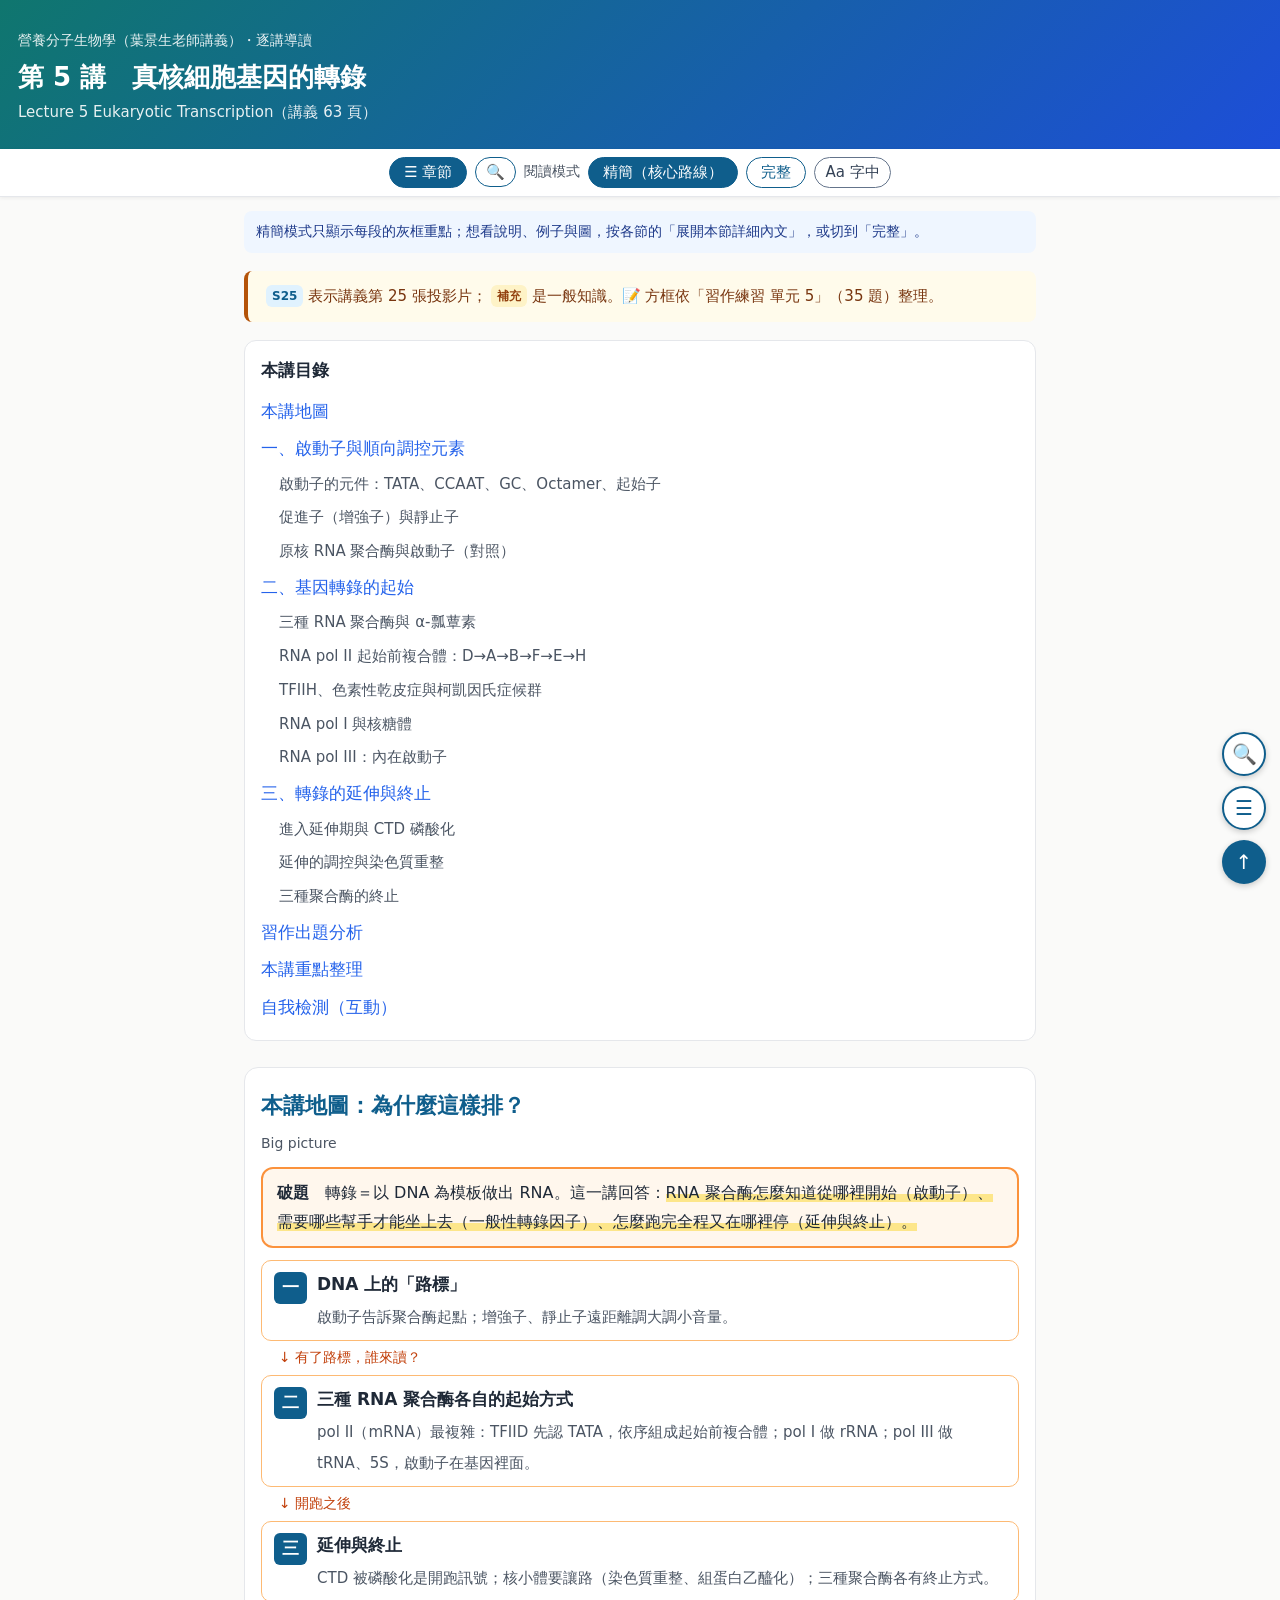
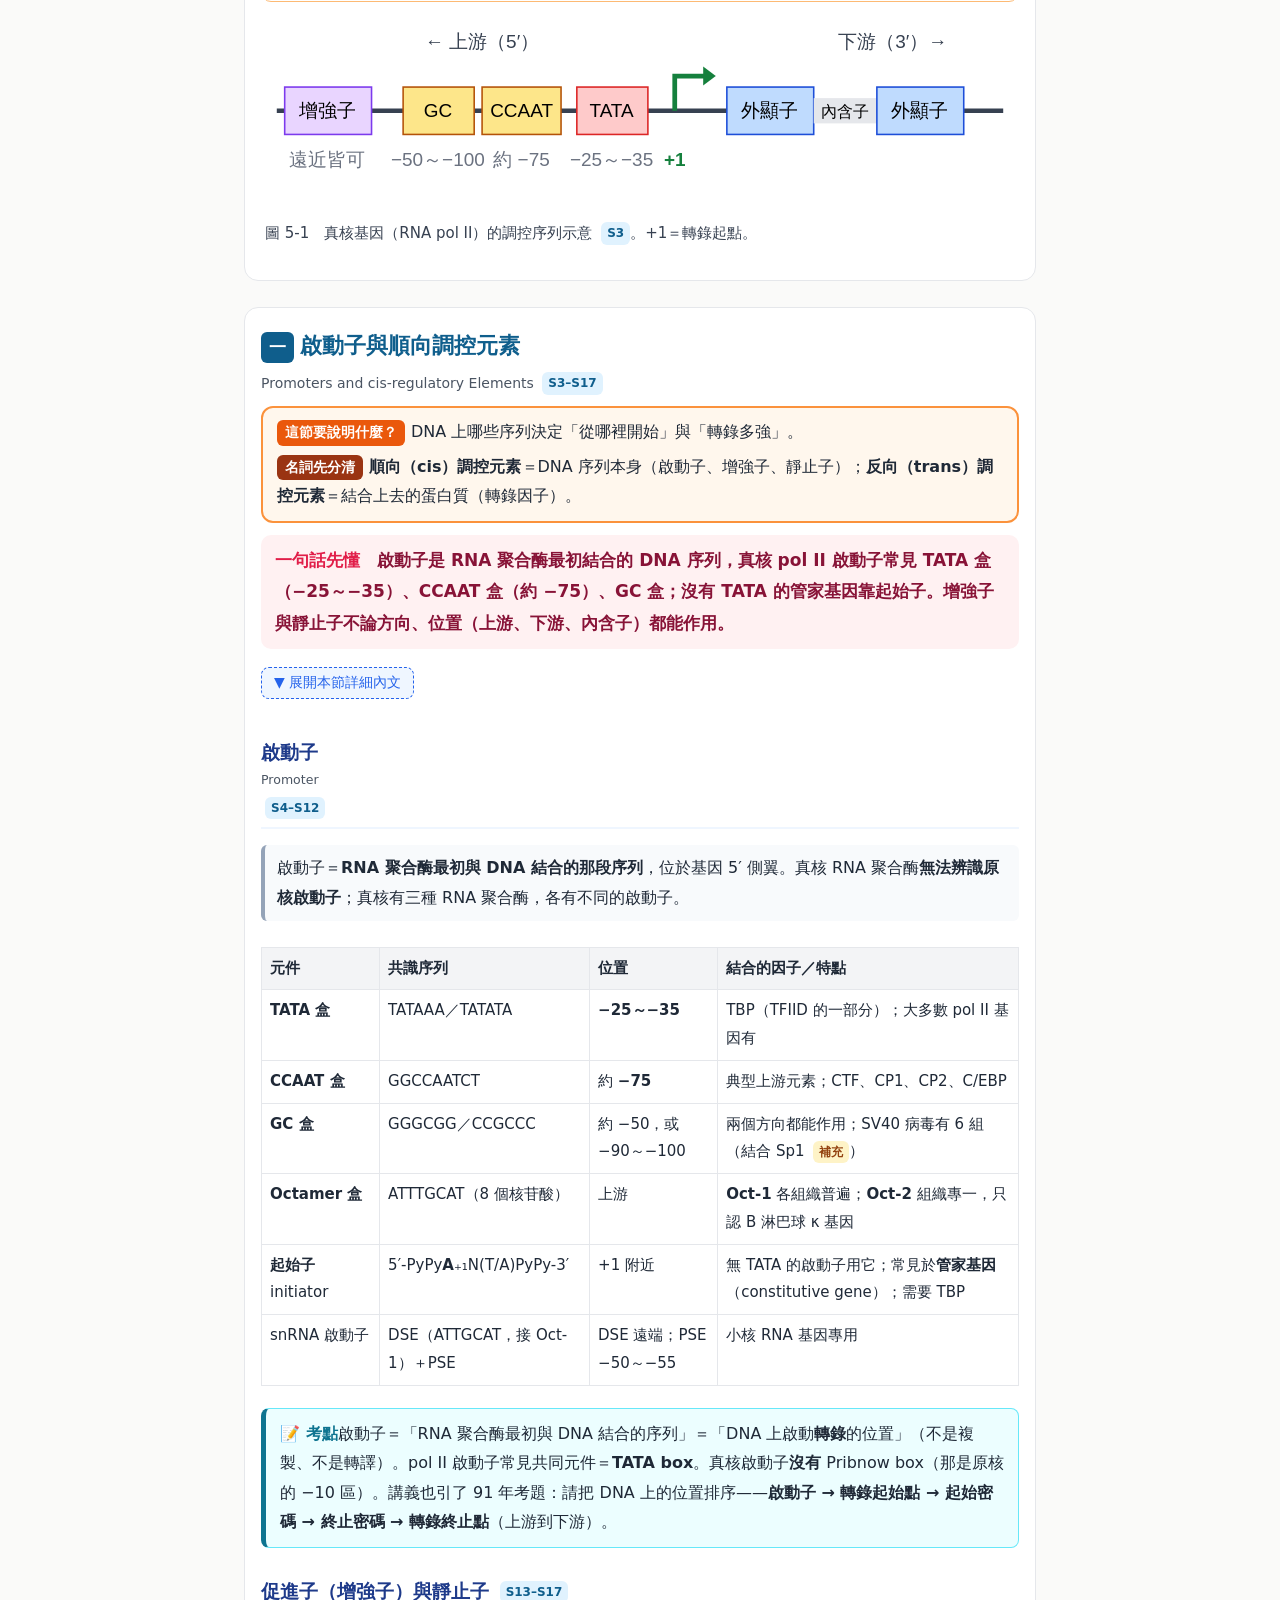
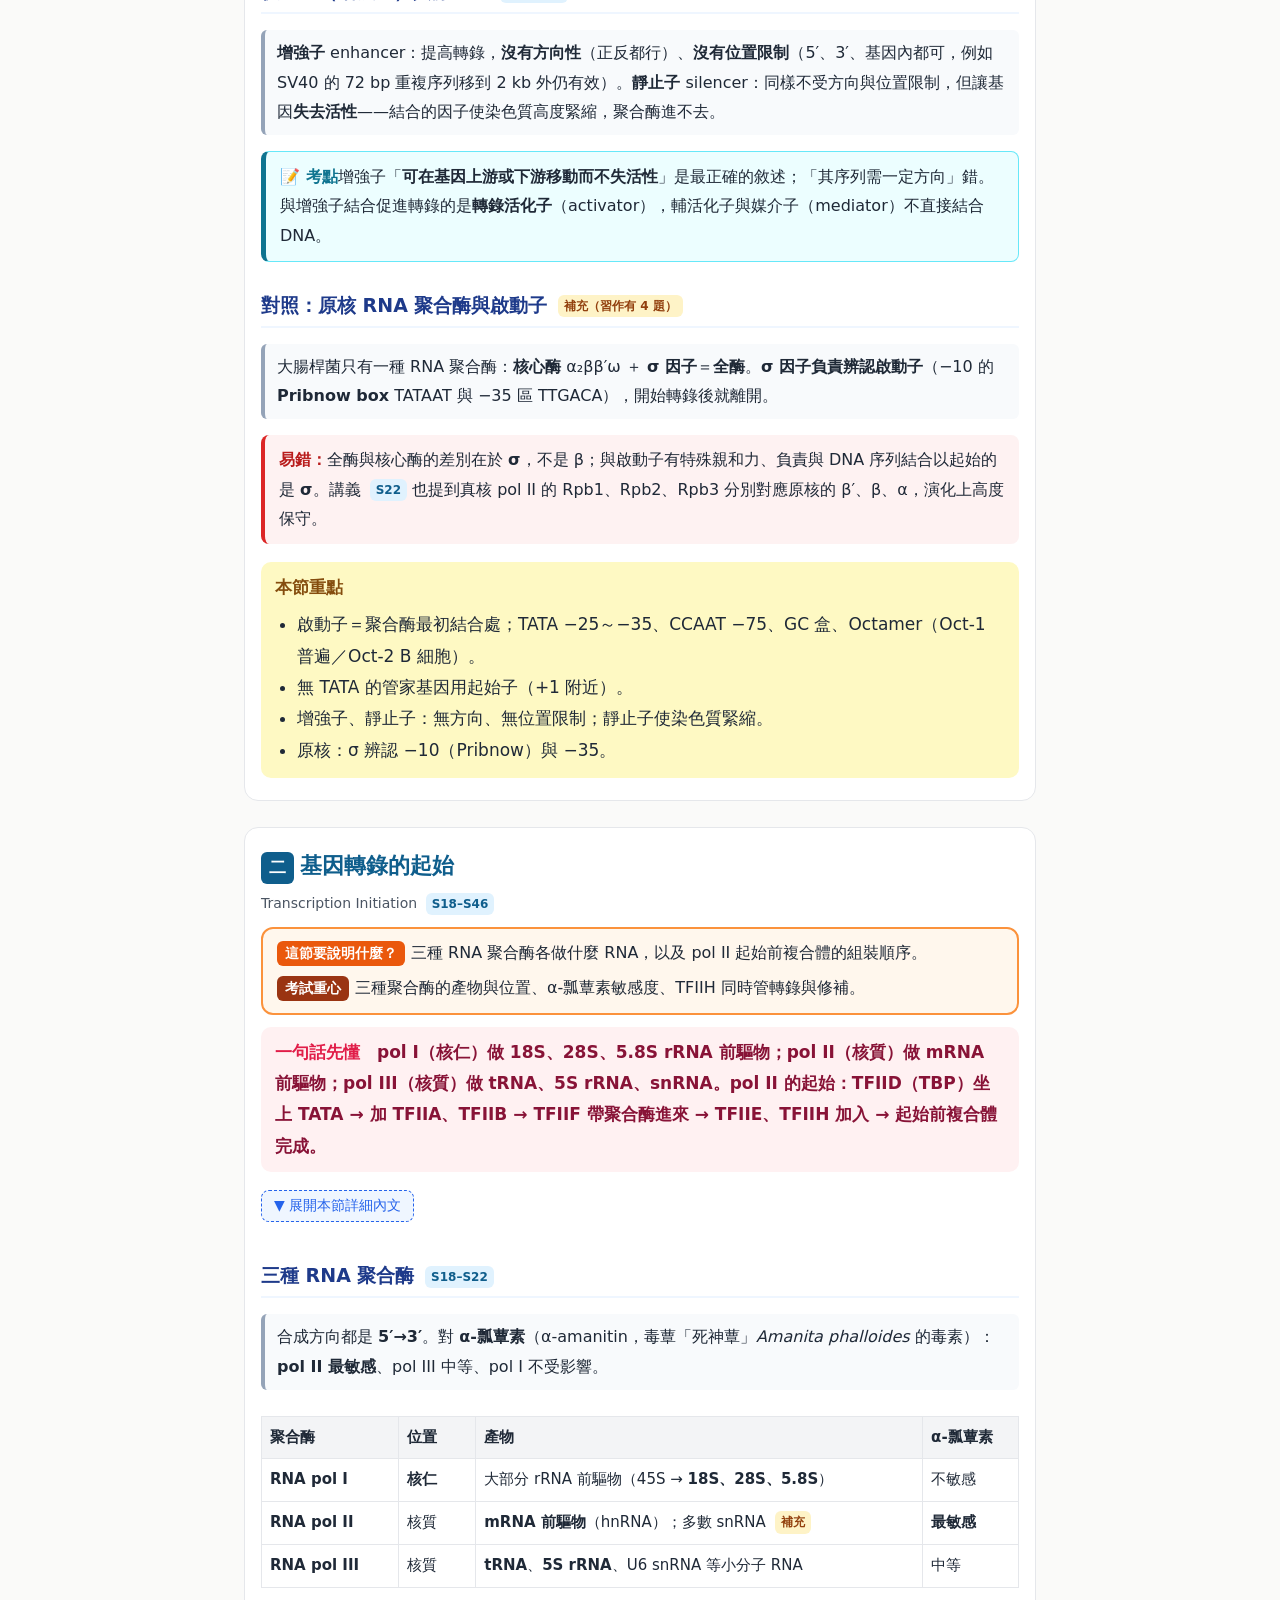
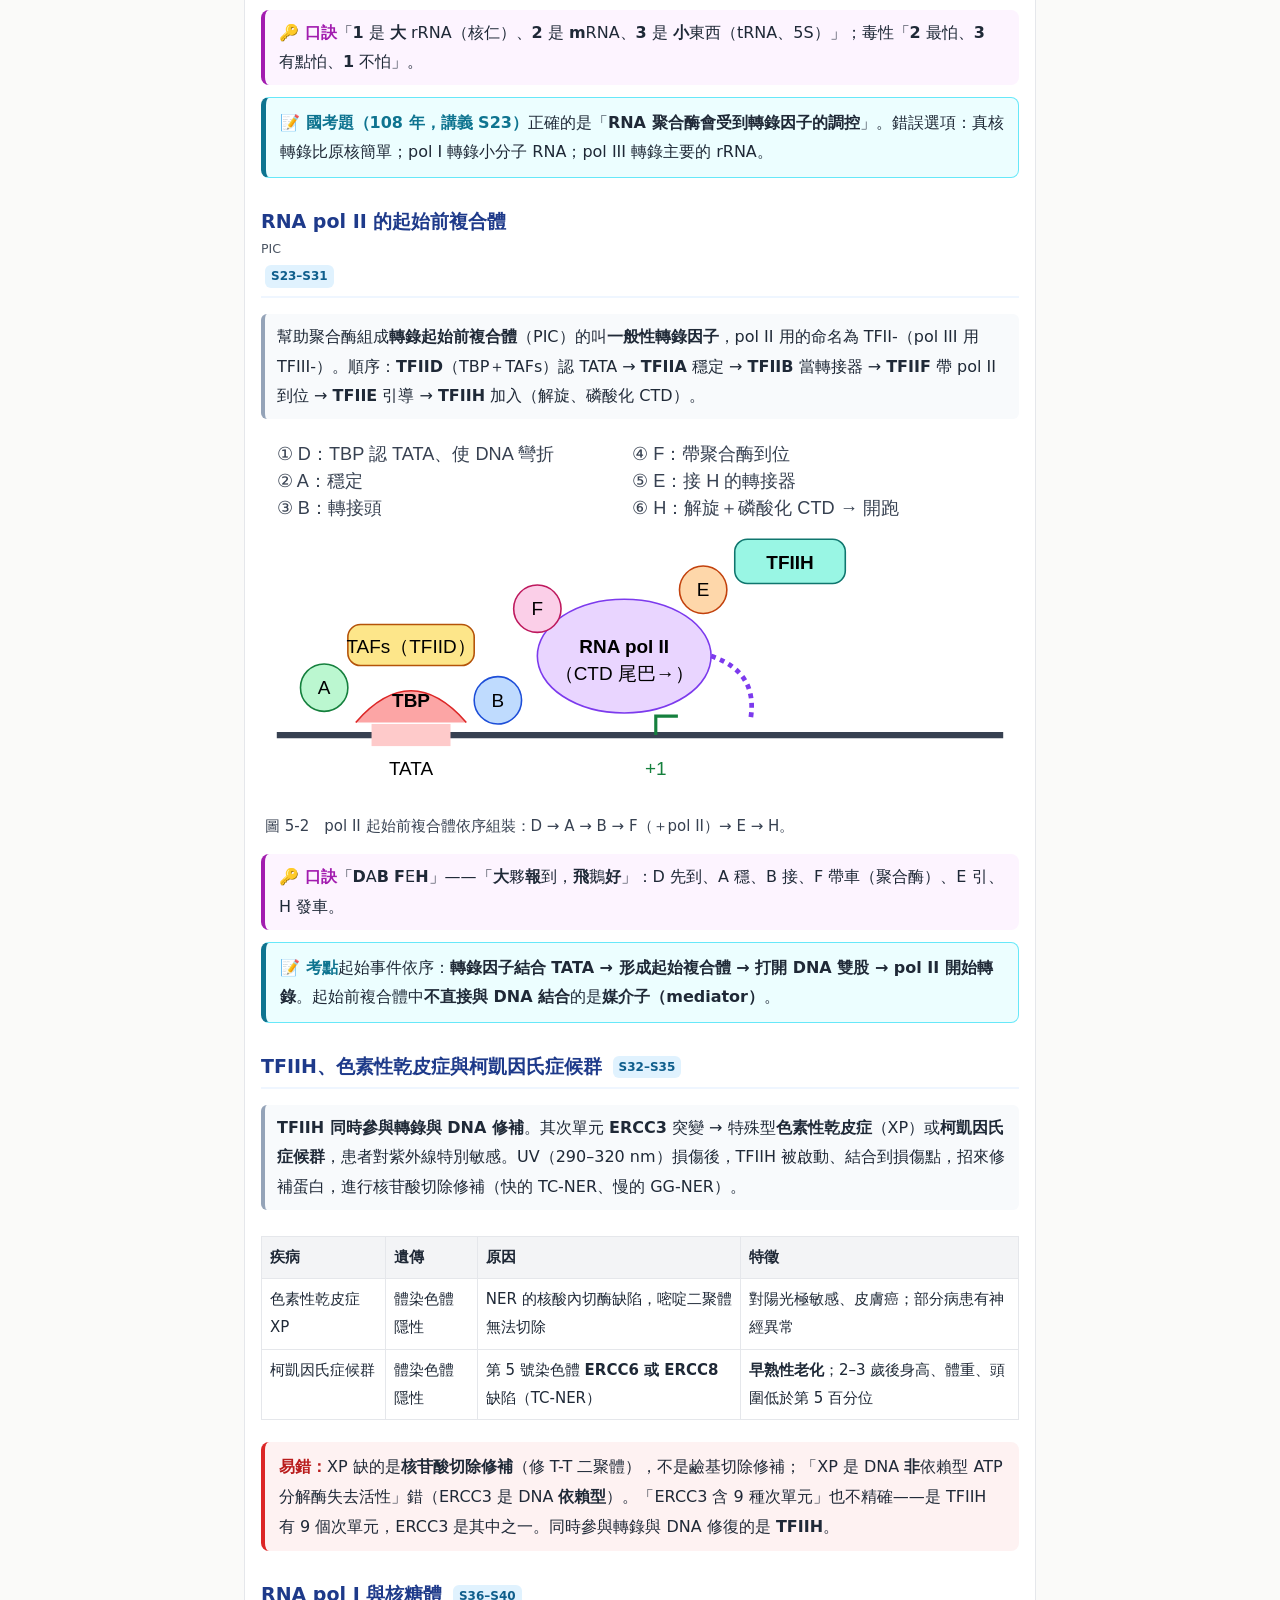
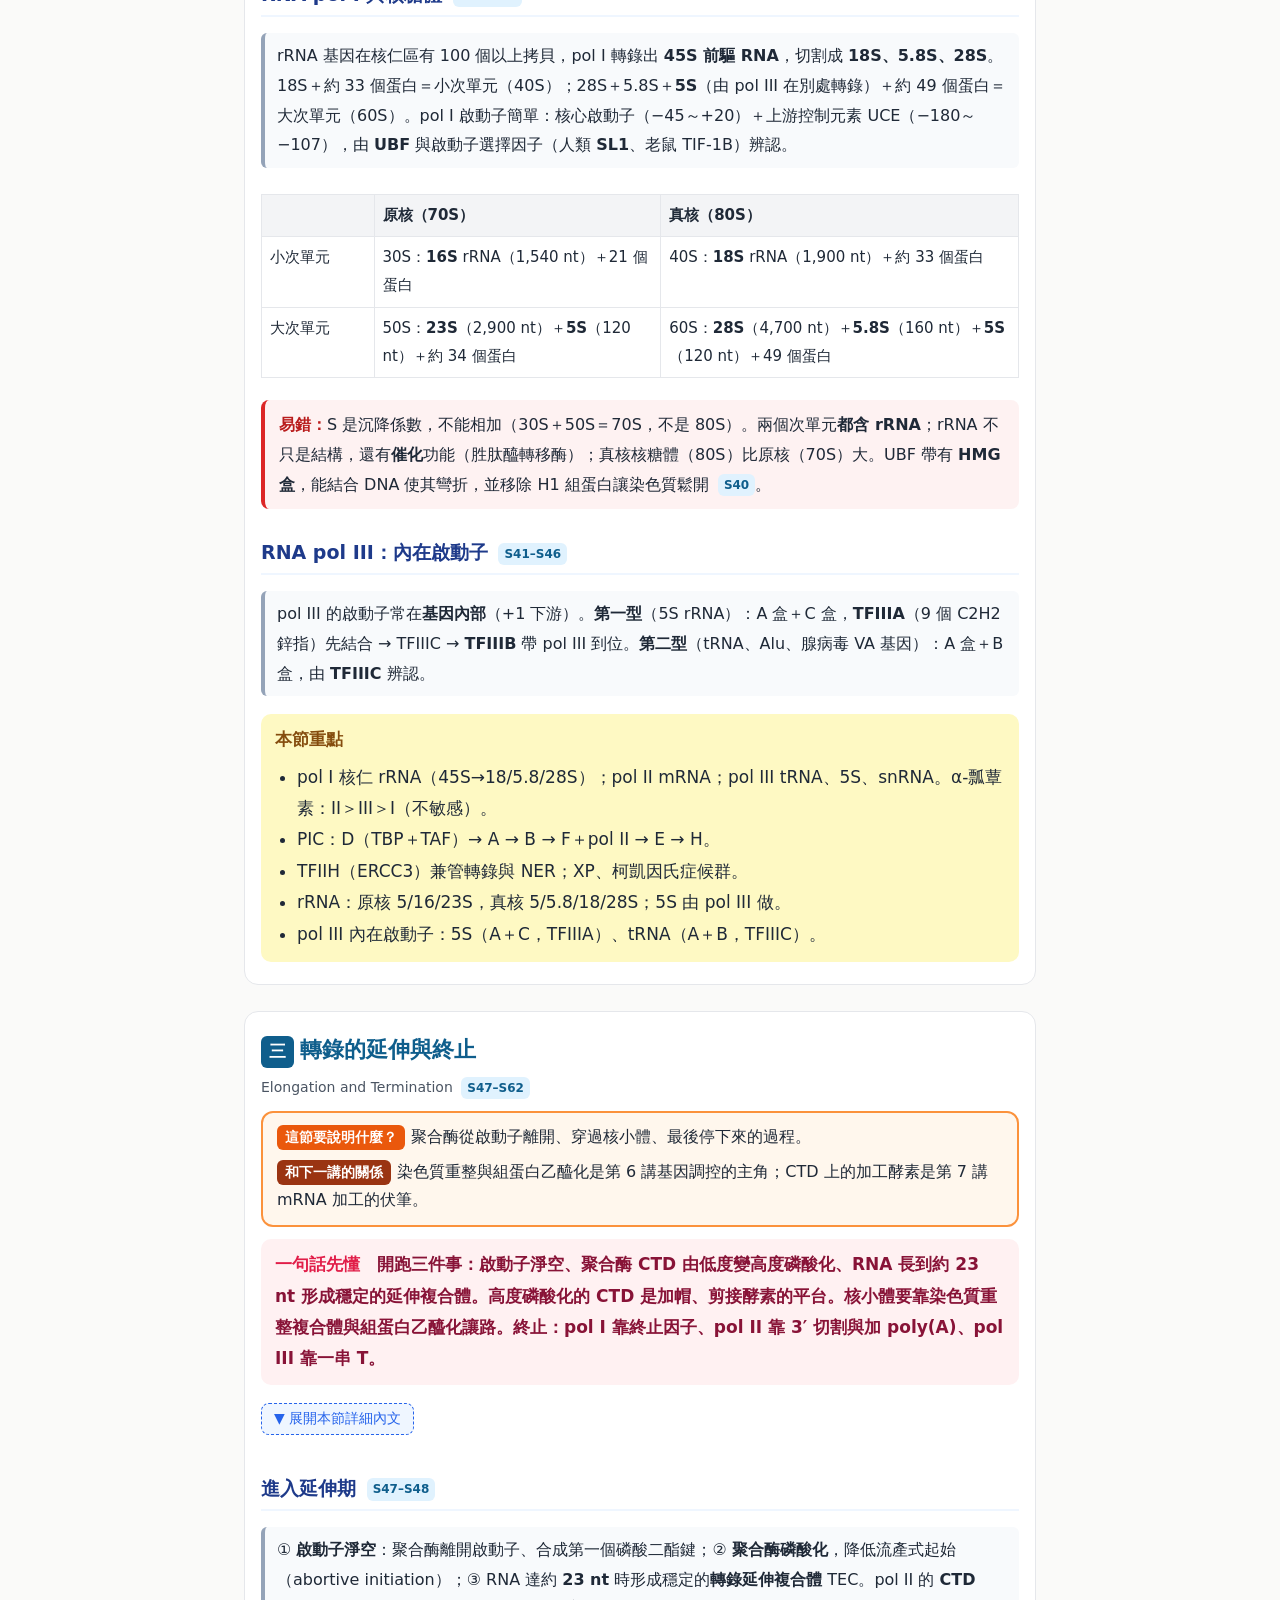
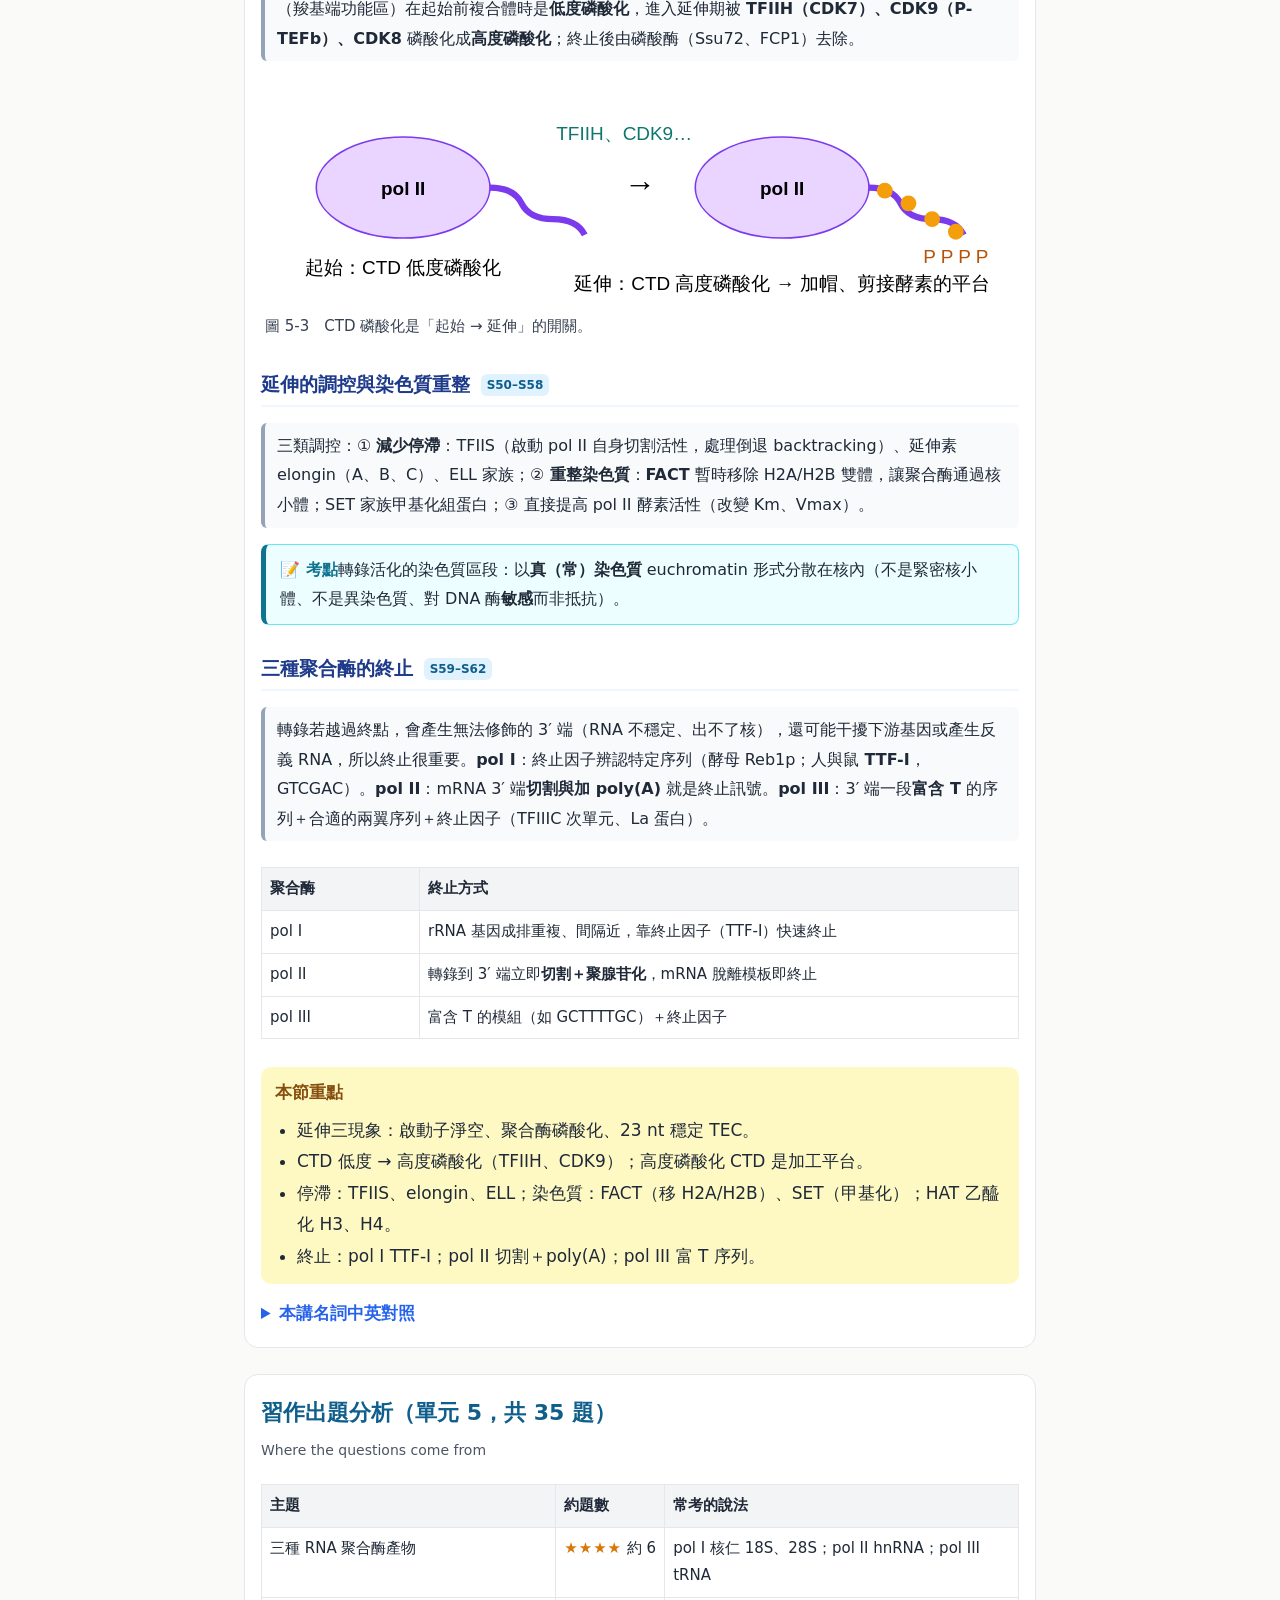
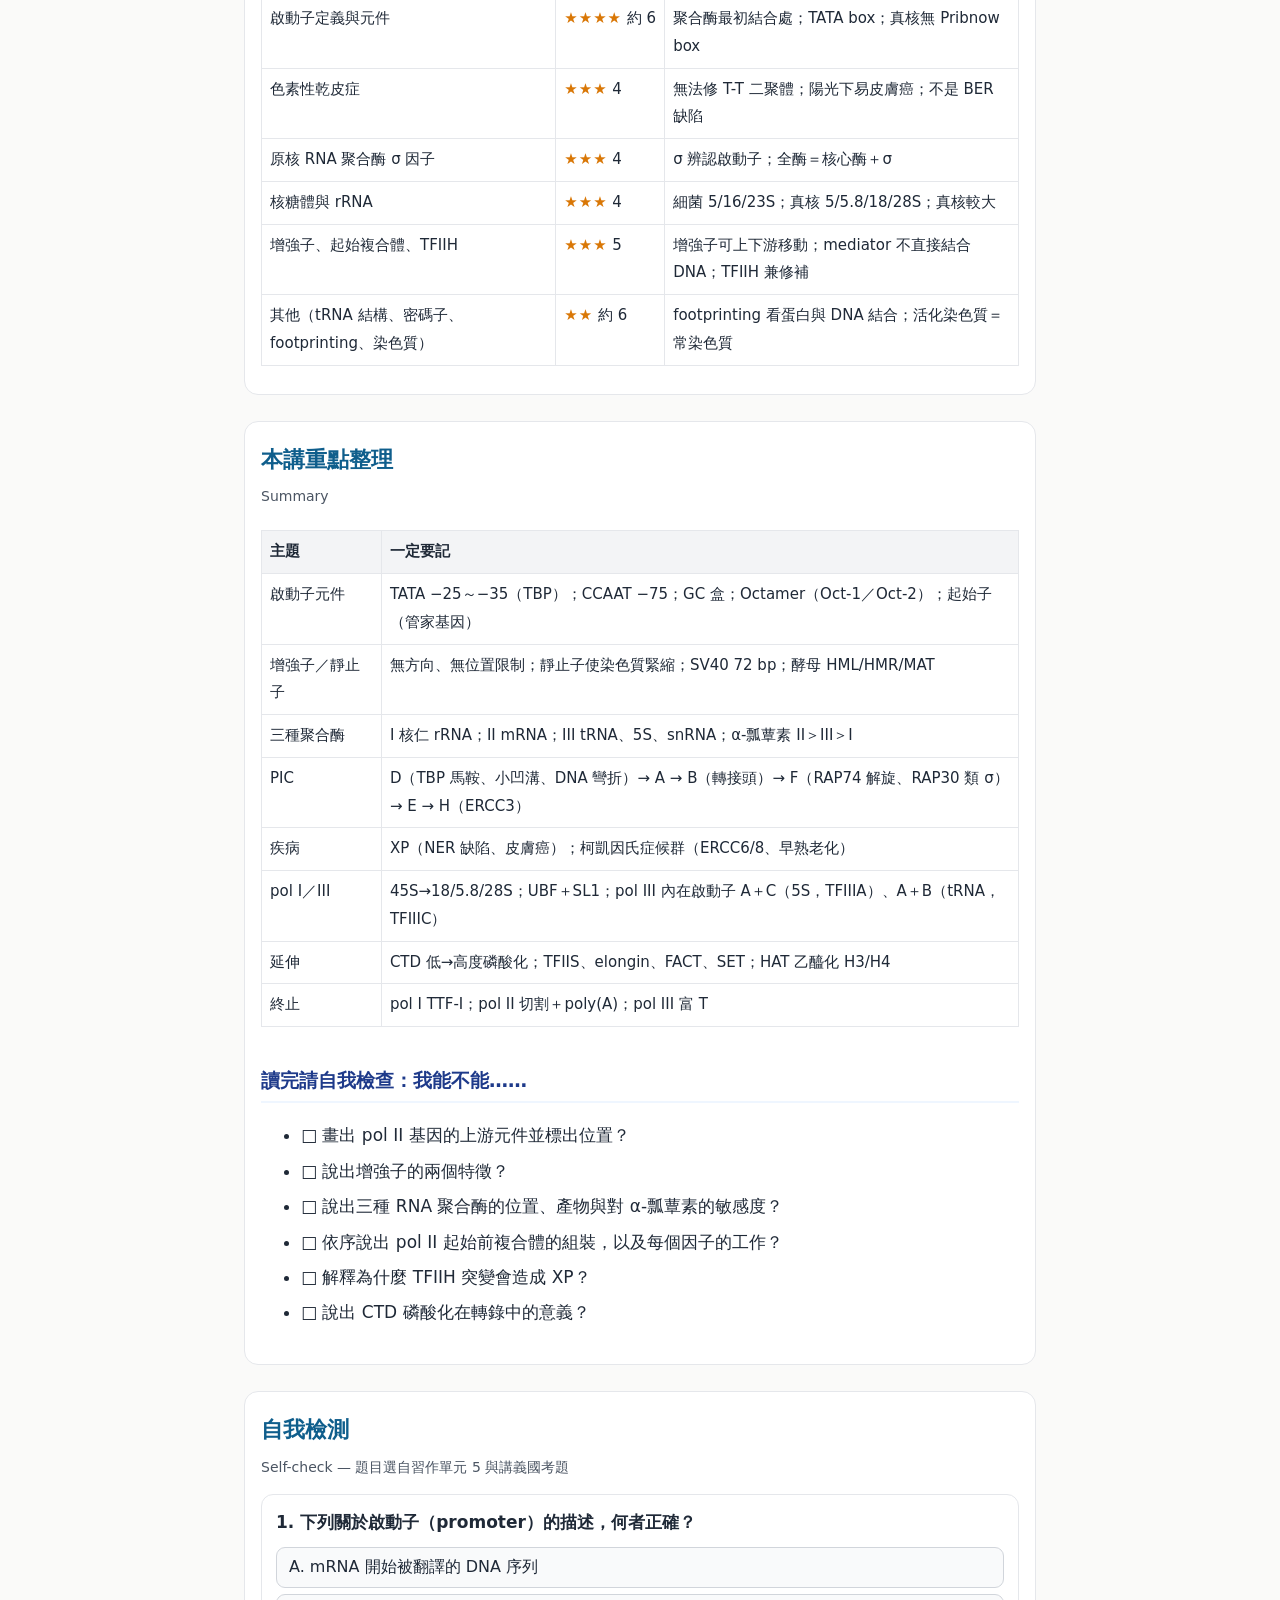
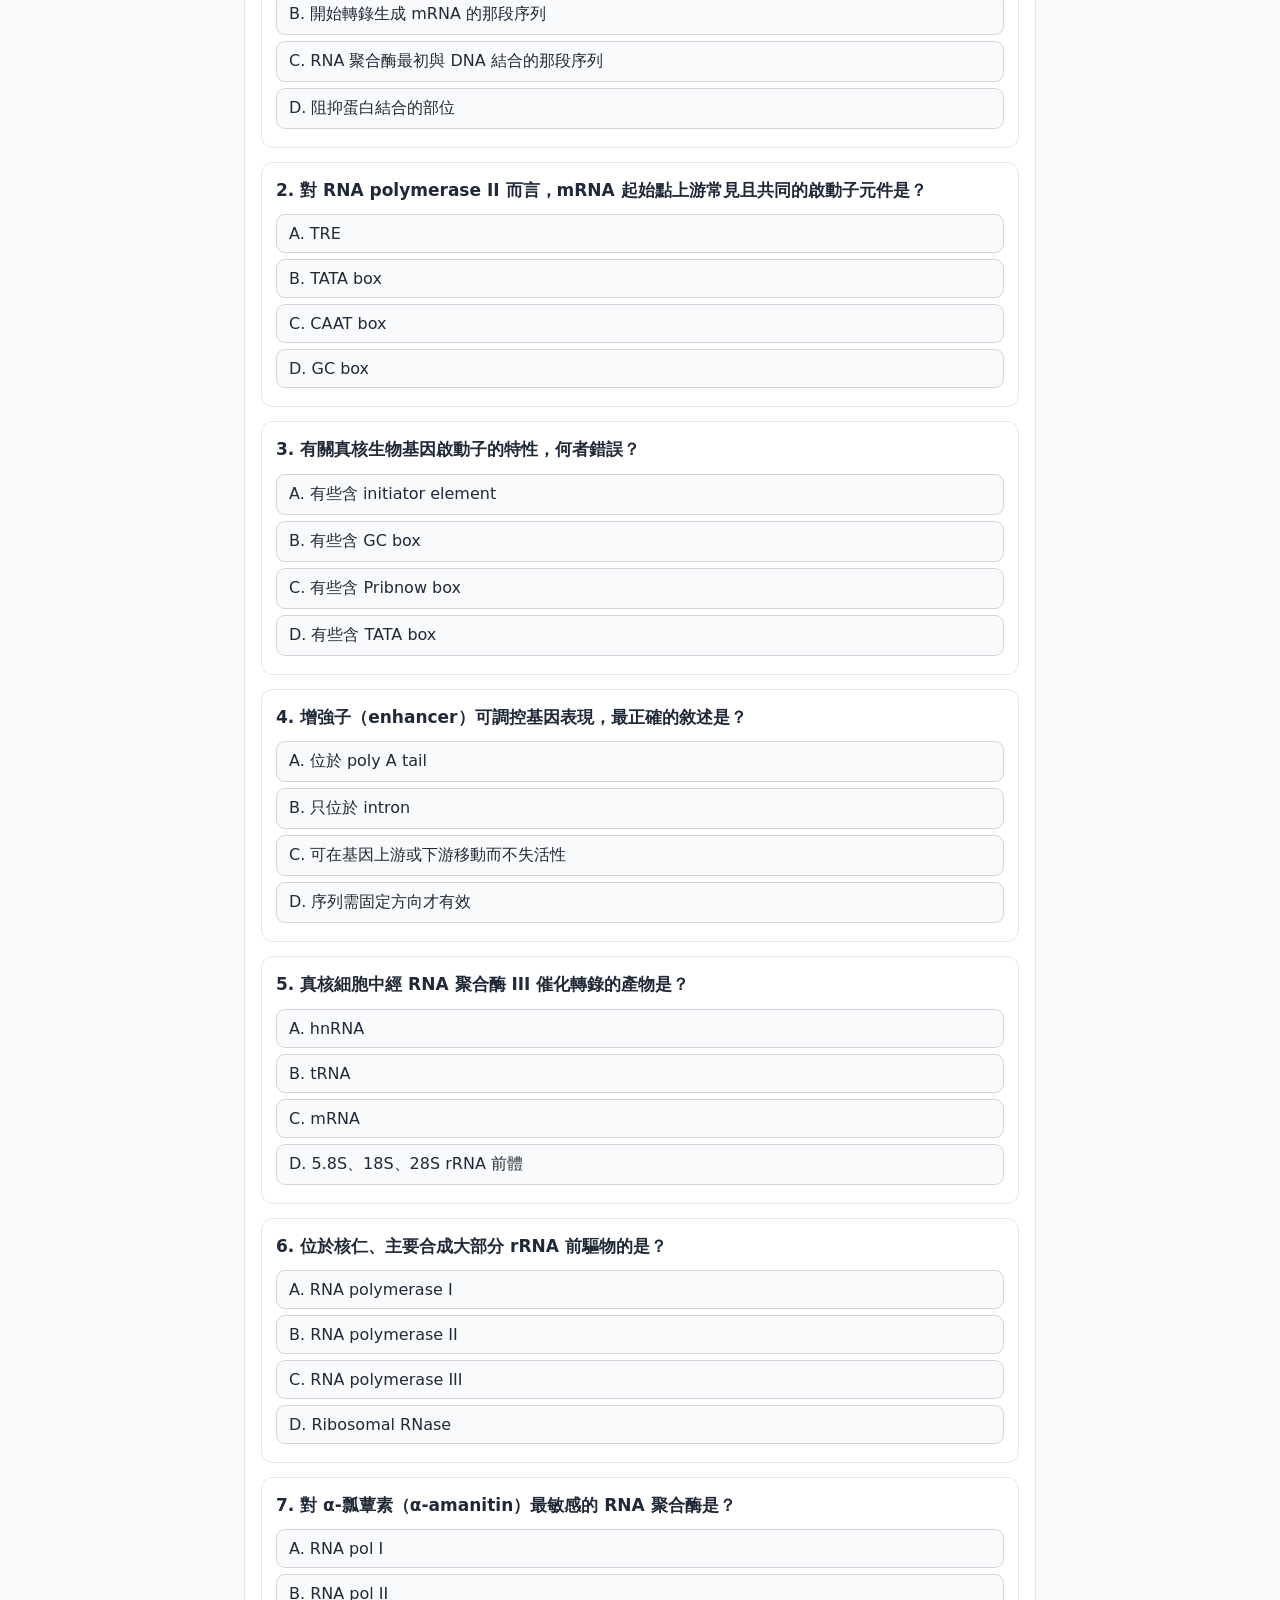
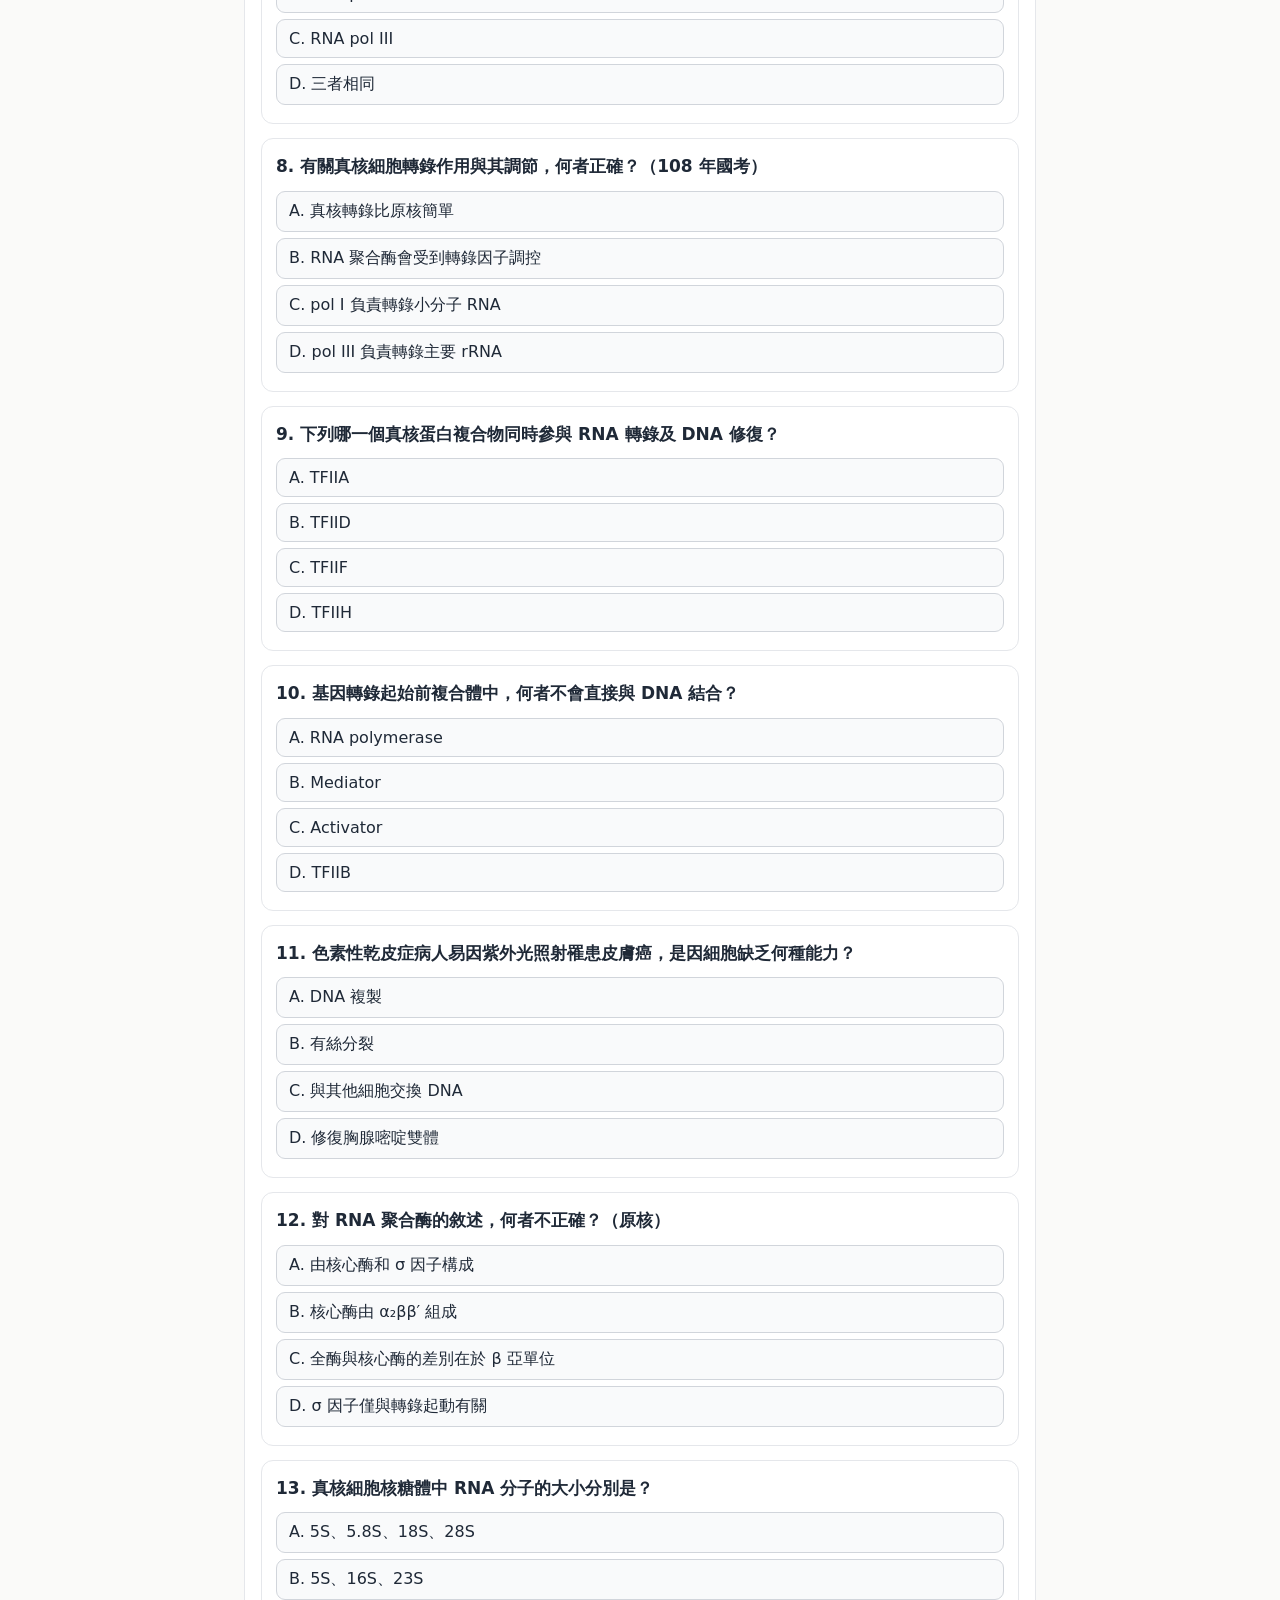
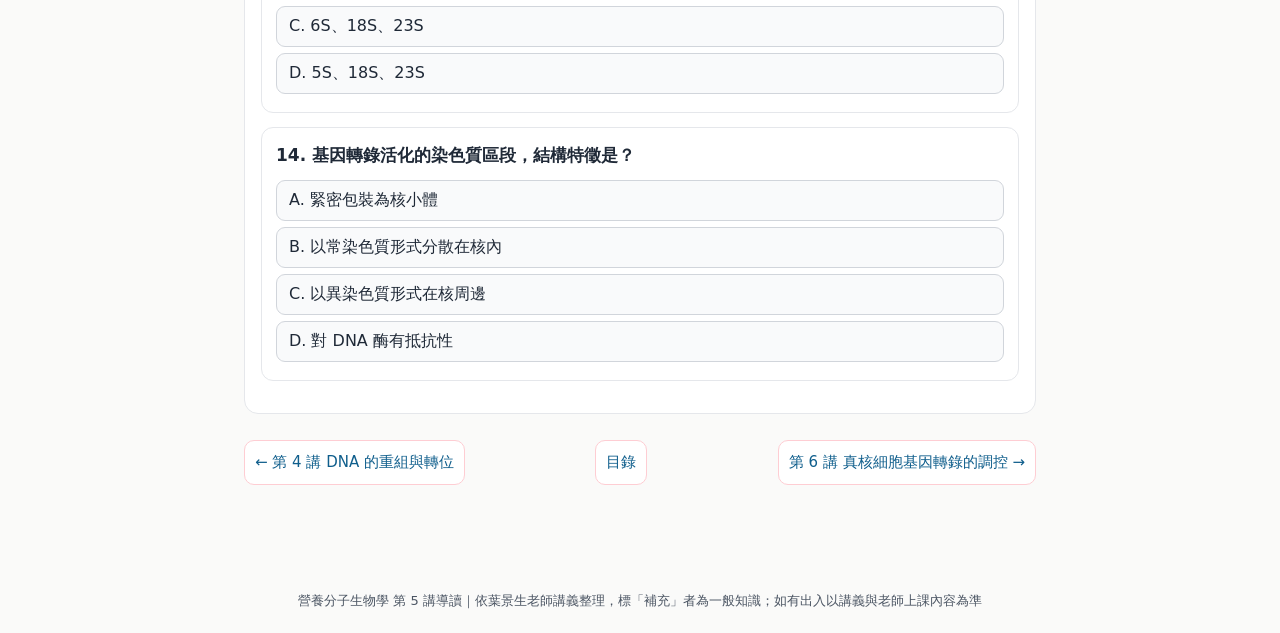
<file: guide/mb_ch05.html>
<!DOCTYPE html>
<html lang="zh-Hant">
<head>
<meta charset="UTF-8">
<meta name="viewport" content="width=device-width, initial-scale=1">
<title>營養分子生物學導讀｜第 5 講 真核細胞基因的轉錄</title>
<link rel="stylesheet" href="mb.css">
</head>
<body id="top" data-ch="5">
<header>
  <div class="book">營養分子生物學（葉景生老師講義）・逐講導讀</div>
  <h1>第 5 講　真核細胞基因的轉錄</h1>
  <div class="en">Lecture 5 Eukaryotic Transcription（講義 63 頁）</div>
</header>
<div class="modebar"><span>閱讀模式</span>
  <button id="mBrief" onclick="setMode('brief')">精簡（核心路線）</button>
  <button id="mFull" onclick="setMode('full')">完整</button>
</div>
<main>
<div class="briefhint">精簡模式只顯示每段的灰框重點；想看說明、例子與圖，按各節的「展開本節詳細內文」，或切到「完整」。</div>
<div class="note"><span class="src">S25</span> 表示講義第 25 張投影片；<span class="add">補充</span> 是一般知識。📝 方框依「習作練習 單元 5」（35 題）整理。</div>
<nav class="toc">
  <b>本講目錄</b>
  <a href="#s0">本講地圖</a>
  <a href="#s1">一、啟動子與順向調控元素</a>
  <a class="sub" href="#s1a">啟動子的元件：TATA、CCAAT、GC、Octamer、起始子</a>
  <a class="sub" href="#s1b">促進子（增強子）與靜止子</a>
  <a class="sub" href="#s1c">原核 RNA 聚合酶與啟動子（對照）</a>
  <a href="#s2">二、基因轉錄的起始</a>
  <a class="sub" href="#s2a">三種 RNA 聚合酶與 α-瓢蕈素</a>
  <a class="sub" href="#s2b">RNA pol II 起始前複合體：D→A→B→F→E→H</a>
  <a class="sub" href="#s2c">TFIIH、色素性乾皮症與柯凱因氏症候群</a>
  <a class="sub" href="#s2d">RNA pol I 與核糖體</a>
  <a class="sub" href="#s2e">RNA pol III：內在啟動子</a>
  <a href="#s3">三、轉錄的延伸與終止</a>
  <a class="sub" href="#s3a">進入延伸期與 CTD 磷酸化</a>
  <a class="sub" href="#s3b">延伸的調控與染色質重整</a>
  <a class="sub" href="#s3c">三種聚合酶的終止</a>
  <a href="#s5">習作出題分析</a>
  <a href="#s6">本講重點整理</a>
  <a href="#s7">自我檢測（互動）</a>
</nav>

<section class="sec" id="s0">
  <h2>本講地圖：為什麼這樣排？</h2>
  <div class="en">Big picture</div>
  <div class="lead"><b>破題</b>　轉錄＝以 DNA 為模板做出 RNA。這一講回答：<span class="key">RNA 聚合酶怎麼知道從哪裡開始（啟動子）、需要哪些幫手才能坐上去（一般性轉錄因子）、怎麼跑完全程又在哪裡停（延伸與終止）。</span></div>
  <div class="path">
    <div class="step"><span class="sn">一</span><div><b>DNA 上的「路標」</b><br><span class="sq">啟動子告訴聚合酶起點；增強子、靜止子遠距離調大調小音量。</span></div></div>
    <div class="arr">↓ 有了路標，誰來讀？</div>
    <div class="step"><span class="sn">二</span><div><b>三種 RNA 聚合酶各自的起始方式</b><br><span class="sq">pol II（mRNA）最複雜：TFIID 先認 TATA，依序組成起始前複合體；pol I 做 rRNA；pol III 做 tRNA、5S，啟動子在基因裡面。</span></div></div>
    <div class="arr">↓ 開跑之後</div>
    <div class="step"><span class="sn">三</span><div><b>延伸與終止</b><br><span class="sq">CTD 被磷酸化是開跑訊號；核小體要讓路（染色質重整、組蛋白乙醯化）；三種聚合酶各有終止方式。</span></div></div>
  </div>
  <figure class="pic"><svg viewBox="0 0 480 120" xmlns="http://www.w3.org/2000/svg" font-family="Noto Sans TC,PingFang TC,Microsoft JhengHei,sans-serif">
    <g font-size="12" text-anchor="middle">
      <line x1="10" y1="60" x2="470" y2="60" stroke="#374151" stroke-width="3"/>
      <rect x="15" y="45" width="55" height="30" fill="#e9d5ff" stroke="#7c3aed"/><text x="42" y="64">增強子</text>
      <rect x="90" y="45" width="45" height="30" fill="#fde68a" stroke="#b45309"/><text x="112" y="64">GC</text>
      <rect x="140" y="45" width="50" height="30" fill="#fde68a" stroke="#b45309"/><text x="165" y="64">CCAAT</text>
      <rect x="200" y="45" width="45" height="30" fill="#fecaca" stroke="#dc2626"/><text x="222" y="64">TATA</text>
      <path d="M262 60 v-22 h22" stroke="#15803d" stroke-width="3" fill="none"/><path d="M280 32 l8 6 l-8 6" fill="#15803d"/>
      <rect x="295" y="45" width="55" height="30" fill="#bfdbfe" stroke="#1d4ed8"/><text x="322" y="64">外顯子</text>
      <rect x="350" y="52" width="40" height="16" fill="#e5e7eb"/><text x="370" y="64" font-size="10">內含子</text>
      <rect x="390" y="45" width="55" height="30" fill="#bfdbfe" stroke="#1d4ed8"/><text x="417" y="64">外顯子</text>
      <text x="112" y="95" fill="#6b7280">−50～−100</text><text x="165" y="95" fill="#6b7280">約 −75</text><text x="222" y="95" fill="#6b7280">−25～−35</text><text x="262" y="95" fill="#15803d" font-weight="bold">+1</text>
      <text x="42" y="95" fill="#6b7280">遠近皆可</text>
      <text x="140" y="20" fill="#374151">← 上游（5′）</text><text x="400" y="20" fill="#374151">下游（3′）→</text>
    </g>
  </svg><figcaption>圖 5-1　真核基因（RNA pol II）的調控序列示意 <span class="src">S3</span>。+1＝轉錄起點。</figcaption></figure>
</section>

<!-- ============ 一 ============ -->
<section class="sec det" id="s1">
  <h2><span class="no">一</span>啟動子與順向調控元素</h2>
  <div class="en">Promoters and cis-regulatory Elements <span class="src">S3–S17</span></div>
  <div class="lead"><div><span class="lt">這節要說明什麼？</span>DNA 上哪些序列決定「從哪裡開始」與「轉錄多強」。</div><div><span class="lt lt2">名詞先分清</span><b>順向（cis）調控元素</b>＝DNA 序列本身（啟動子、增強子、靜止子）；<b>反向（trans）調控元素</b>＝結合上去的蛋白質（轉錄因子）。</div></div>
  <div class="oneline">啟動子是 RNA 聚合酶最初結合的 DNA 序列，真核 pol II 啟動子常見 TATA 盒（−25～−35）、CCAAT 盒（約 −75）、GC 盒；沒有 TATA 的管家基因靠起始子。增強子與靜止子不論方向、位置（上游、下游、內含子）都能作用。</div>

  <div class="bridge">第 1 講的中心法則說 DNA 要先轉錄成 RNA。第 5 講開始講轉錄，但整條 DNA 有上萬個基因，RNA 聚合酶要怎麼知道<b>從哪裡開始讀、讀哪一股</b>？答案就寫在 DNA 序列上——基因前方有一段「起點標誌」，就是啟動子。簡報先用基因結構圖 <span class="src">S3</span> 交代各部位的位置，再逐一介紹每個元件。</div>
<h3 id="s1a">啟動子 Promoter <span class="src">S4–S12</span></h3>
  <p class="core">啟動子＝<b>RNA 聚合酶最初與 DNA 結合的那段序列</b>，位於基因 5′ 側翼。真核 RNA 聚合酶<b>無法辨識原核啟動子</b>；真核有三種 RNA 聚合酶，各有不同的啟動子。</p>
  <p>「−25」這種寫法是以轉錄起點為 +1，往上游（5′ 方向）算是負數、往下游是正數；沒有 0 <span class="add">補充說明</span>。TATA 盒是最核心的元件，決定轉錄<b>從哪裡開始</b>：它被 TBP 結合後，聚合酶就固定在其下游約 25–30 個鹼基處開工。CCAAT 盒、GC 盒等上游元件則主要影響<b>轉錄的頻率</b>，就像加油站離起跑線不遠的補給點。不同基因的啟動子由這些元件以不同組合構成，所以每個基因的「基本音量」都不一樣。管家基因（所有細胞隨時都需要的基因，如代謝酵素）常沒有 TATA 盒，而是富含 GC 盒並用起始子定位起點。</p>
  <div class="tblwrap"><table>
    <tr><th>元件</th><th>共識序列</th><th>位置</th><th>結合的因子／特點</th></tr>
    <tr><td><b>TATA 盒</b></td><td>TATAAA／TATATA</td><td><b>−25～−35</b></td><td>TBP（TFIID 的一部分）；大多數 pol II 基因有</td></tr>
    <tr><td><b>CCAAT 盒</b></td><td>GGCCAATCT</td><td>約 <b>−75</b></td><td>典型上游元素；CTF、CP1、CP2、C/EBP</td></tr>
    <tr><td><b>GC 盒</b></td><td>GGGCGG／CCGCCC</td><td>約 −50，或 −90～−100</td><td>兩個方向都能作用；SV40 病毒有 6 組（結合 Sp1 <span class="add">補充</span>）</td></tr>
    <tr><td><b>Octamer 盒</b></td><td>ATTTGCAT（8 個核苷酸）</td><td>上游</td><td><b>Oct-1</b> 各組織普遍；<b>Oct-2</b> 組織專一，只認 B 淋巴球 κ 基因</td></tr>
    <tr><td><b>起始子</b> initiator</td><td>5′-PyPy<b>A</b>₊₁N(T/A)PyPy-3′</td><td>+1 附近</td><td>無 TATA 的啟動子用它；常見於<b>管家基因</b>（constitutive gene）；需要 TBP</td></tr>
    <tr><td>snRNA 啟動子</td><td>DSE（ATTGCAT，接 Oct-1）＋PSE</td><td>DSE 遠端；PSE −50～−55</td><td>小核 RNA 基因專用</td></tr>
  </table></div>
  <div class="eg"><b class="t">起始子的 Py 是什麼？</b>Py＝pyrimidine（嘧啶，C 或 T）。A 就是轉錄起點 +1。典型起始子要符合四個條件：能在無 TATA 的啟動子引導轉錄起始、符合標準序列、轉錄有方向性、能受一般性轉錄因子（如 TBP）刺激 <span class="src">S11</span>。</div>
  <div class="exam"><b class="t">考點</b>啟動子＝「RNA 聚合酶最初與 DNA 結合的序列」＝「DNA 上啟動<b>轉錄</b>的位置」（不是複製、不是轉譯）。pol II 啟動子常見共同元件＝<b>TATA box</b>。真核啟動子<b>沒有</b> Pribnow box（那是原核的 −10 區）。講義也引了 91 年考題：請把 DNA 上的位置排序——<b>啟動子 → 轉錄起始點 → 起始密碼 → 終止密碼 → 轉錄終止點</b>（上游到下游）。</div>

  <div class="bridge">啟動子決定「從哪裡開始」，但每個細胞需要的基因不同、需要的量也不同。增強子與靜止子負責「調大調小音量」，而且可以離啟動子很遠。它們本身只是 DNA 序列（順向元素），真正發揮作用的是結合上去的蛋白（轉錄因子，第 6 講）。</div>
<h3 id="s1b">促進子（增強子）與靜止子 <span class="src">S13–S17</span></h3>
  <p class="core"><b>增強子</b> enhancer：提高轉錄，<b>沒有方向性</b>（正反都行）、<b>沒有位置限制</b>（5′、3′、基因內都可，例如 SV40 的 72 bp 重複序列移到 2 kb 外仍有效）。<b>靜止子</b> silencer：同樣不受方向與位置限制，但讓基因<b>失去活性</b>——結合的因子使染色質高度緊縮，聚合酶進不去。</p>
  <p>增強子離啟動子可能幾千個鹼基，怎麼還能作用？答案是 DNA 會<b>彎折成環</b>：結合在增強子上的活化蛋白，透過媒介子（mediator）和啟動子上的起始複合體直接接觸，等於把遠方的油門線拉到引擎旁邊（本講第三節的步驟三也會提到這個套環）。因為靠的是 DNA 繞回來，所以方向正反、放在上游下游都沒差。靜止子結合的抑制蛋白則會招來讓染色質緊縮的蛋白，把整區關掉。</p>
  <div class="eg"><b class="t">酵母交配型的例子 <span class="src">S17</span>：</b>酵母有 α 與 a 兩種交配型，基因 HMLα、HMRa 兩側都有靜止子（E、I），平常是「沉默盒」。環境變差時，<b>HO</b> 基因產物（核酸內切酶）啟動重組，把其中一個交配型基因複製到中間的 <b>MAT</b> 基因座（活躍盒，不受靜止子影響）才能表現。</div>
  <div class="exam"><b class="t">考點</b>增強子「<b>可在基因上游或下游移動而不失活性</b>」是最正確的敘述；「其序列需一定方向」錯。與增強子結合促進轉錄的是<b>轉錄活化子</b>（activator），輔活化子與媒介子（mediator）不直接結合 DNA。</div>

  <div class="bridge">講義這一講只談真核，但習作有不少原核 RNA 聚合酶的題目，所以補充對照。原核的做法比較簡單：只有一種聚合酶，由 σ 因子直接認啟動子；真核則有三種聚合酶，而且自己認不得啟動子，需要一大群轉錄因子幫忙——這正是下一節的主題。</div>
<h3 id="s1c">對照：原核 RNA 聚合酶與啟動子 <span class="add">補充（習作有 4 題）</span></h3>
  <p class="core">大腸桿菌只有一種 RNA 聚合酶：<b>核心酶</b> α₂ββ′ω ＋ <b>σ 因子</b>＝<b>全酶</b>。<b>σ 因子負責辨認啟動子</b>（−10 的 <b>Pribnow box</b> TATAAT 與 −35 區 TTGACA），開始轉錄後就離開。</p>
  <div class="warn"><b class="t">易錯：</b>全酶與核心酶的差別在於 <b>σ</b>，不是 β；與啟動子有特殊親和力、負責與 DNA 序列結合以起始的是 <b>σ</b>。講義 <span class="src">S22</span> 也提到真核 pol II 的 Rpb1、Rpb2、Rpb3 分別對應原核的 β′、β、α，演化上高度保守。</div>
  <div class="sum"><b class="t">本節重點</b><ul>
    <li>啟動子＝聚合酶最初結合處；TATA −25～−35、CCAAT −75、GC 盒、Octamer（Oct-1 普遍／Oct-2 B 細胞）。</li>
    <li>無 TATA 的管家基因用起始子（+1 附近）。</li>
    <li>增強子、靜止子：無方向、無位置限制；靜止子使染色質緊縮。</li>
    <li>原核：σ 辨認 −10（Pribnow）與 −35。</li>
  </ul></div>
</section>

<!-- ============ 二 ============ -->
<section class="sec det" id="s2">
  <h2><span class="no">二</span>基因轉錄的起始</h2>
  <div class="en">Transcription Initiation <span class="src">S18–S46</span></div>
  <div class="lead"><div><span class="lt">這節要說明什麼？</span>三種 RNA 聚合酶各做什麼 RNA，以及 pol II 起始前複合體的組裝順序。</div><div><span class="lt lt2">考試重心</span>三種聚合酶的產物與位置、α-瓢蕈素敏感度、TFIIH 同時管轉錄與修補。</div></div>
  <div class="oneline">pol I（核仁）做 18S、28S、5.8S rRNA 前驅物；pol II（核質）做 mRNA 前驅物；pol III（核質）做 tRNA、5S rRNA、snRNA。pol II 的起始：TFIID（TBP）坐上 TATA → 加 TFIIA、TFIIB → TFIIF 帶聚合酶進來 → TFIIE、TFIIH 加入 → 起始前複合體完成。</div>
<div class="bridge">有了路標（啟動子），接下來看「讀路標的人」。真核有三種 RNA 聚合酶，分別負責不同種類的 RNA；它們各自的起始方式不同，所以簡報依序講 pol II（最複雜、也最重要，因為 mRNA 編碼蛋白質）、pol I、pol III。中間穿插的疾病與核糖體內容，都是從某個轉錄因子或產物延伸出去的。</div>

  <h3 id="s2a">三種 RNA 聚合酶 <span class="src">S18–S22</span></h3>
  <p class="core">合成方向都是 <b>5′→3′</b>。對 <b>α-瓢蕈素</b>（α-amanitin，毒蕈「死神蕈」<i>Amanita phalloides</i> 的毒素）：<b>pol II 最敏感</b>、pol III 中等、pol I 不受影響。</p>
  <p>為什麼真核要三種？因為三類 RNA 的需求很不一樣：rRNA 的需求量最大（細胞裡 RNA 有八成是 rRNA），所以由 pol I 在核仁裡專心大量生產；mRNA 種類最多、需要依細胞狀態精細調控，交給 pol II 搭配大量轉錄因子；tRNA、5S rRNA 這些小而穩定的 RNA 交給 pol III。三者的核心次單元其實和細菌 RNA 聚合酶同源，演化上非常保守 <span class="src">S22</span>。</p>
  <div class="tblwrap"><table>
    <tr><th>聚合酶</th><th>位置</th><th>產物</th><th>α-瓢蕈素</th></tr>
    <tr><td><b>RNA pol I</b></td><td><b>核仁</b></td><td>大部分 rRNA 前驅物（45S → <b>18S、28S、5.8S</b>）</td><td>不敏感</td></tr>
    <tr><td><b>RNA pol II</b></td><td>核質</td><td><b>mRNA 前驅物</b>（hnRNA）；多數 snRNA <span class="add">補充</span></td><td><b>最敏感</b></td></tr>
    <tr><td><b>RNA pol III</b></td><td>核質</td><td><b>tRNA</b>、<b>5S rRNA</b>、U6 snRNA 等小分子 RNA</td><td>中等</td></tr>
  </table></div>
  <div class="mn"><b class="t">口訣</b>「<b>1</b> 是 <b>大</b> rRNA（核仁）、<b>2</b> 是 <b>m</b>RNA、<b>3</b> 是 <b>小</b>東西（tRNA、5S）」；毒性「<b>2</b> 最怕、<b>3</b> 有點怕、<b>1</b> 不怕」。</div>
  <div class="exam"><b class="t">國考題（108 年，講義 S23）</b>正確的是「<b>RNA 聚合酶會受到轉錄因子的調控</b>」。錯誤選項：真核轉錄比原核簡單；pol I 轉錄小分子 RNA；pol III 轉錄主要的 rRNA。</div>
  <div class="nut"><b class="t">食品安全連結：</b>α-瓢蕈素中毒（誤食鵝膏菌類）會抑制肝細胞的 mRNA 合成，初期腸胃症狀緩解後才出現嚴重肝衰竭，是致死率很高的毒菇中毒；加熱無法破壞 <span class="add">補充</span>。</div>

  <div class="bridge">真核 RNA 聚合酶自己無法辨認啟動子，必須先有一群<b>一般性轉錄因子</b>在啟動子上組裝好「起跑台」，聚合酶才坐得上去。這就像原核 σ 因子的工作被拆給好幾個蛋白分工。</div>
<h3 id="s2b">RNA pol II 的起始前複合體 PIC <span class="src">S23–S31</span></h3>
  <p class="core">幫助聚合酶組成<b>轉錄起始前複合體</b>（PIC）的叫<b>一般性轉錄因子</b>，pol II 用的命名為 TFII-（pol III 用 TFIII-）。順序：<b>TFIID</b>（TBP＋TAFs）認 TATA → <b>TFIIA</b> 穩定 → <b>TFIIB</b> 當轉接器 → <b>TFIIF</b> 帶 pol II 到位 → <b>TFIIE</b> 引導 → <b>TFIIH</b> 加入（解旋、磷酸化 CTD）。</p>
  <p>整個組裝的邏輯是「先定位、再搭橋、最後開門」：TFIID 的 TBP 坐上 TATA 盒並把 DNA 折彎 80° 左右，等於在 DNA 上豎起一個明顯的「標誌」<span class="add">角度為補充</span>；TFIIA、TFIIB 加強並擴大這個平台，TFIIB 還負責對準起點；TFIIF 帶著聚合酶入座；TFIIE、TFIIH 最後到場，TFIIH 一方面用解旋酶活性把起點附近的 DNA 撐開（形成開放複合體），一方面把聚合酶尾巴（CTD）磷酸化，讓聚合酶脫離這個平台開始前進。</p>
  <figure class="pic"><svg viewBox="0 0 480 230" xmlns="http://www.w3.org/2000/svg" font-family="Noto Sans TC,PingFang TC,Microsoft JhengHei,sans-serif">
    <g font-size="12" text-anchor="middle">
      <line x1="10" y1="190" x2="470" y2="190" stroke="#374151" stroke-width="4"/>
      <rect x="70" y="183" width="50" height="14" fill="#fecaca"/><text x="95" y="215">TATA</text>
      <path d="M250 190 v-12 h14" stroke="#15803d" stroke-width="2" fill="none"/><text x="250" y="215" fill="#15803d">+1</text>
      <path d="M60 182 q35 -40 70 0" fill="#fca5a5" stroke="#dc2626"/><text x="95" y="172" font-weight="bold">TBP</text>
      <rect x="55" y="120" width="80" height="26" rx="8" fill="#fde68a" stroke="#b45309"/><text x="95" y="138">TAFs（TFIID）</text>
      <circle cx="40" cy="160" r="15" fill="#bbf7d0" stroke="#15803d"/><text x="40" y="164">A</text>
      <circle cx="150" cy="168" r="15" fill="#bfdbfe" stroke="#1d4ed8"/><text x="150" y="172">B</text>
      <ellipse cx="230" cy="140" rx="55" ry="36" fill="#e9d5ff" stroke="#7c3aed"/><text x="230" y="138" font-weight="bold">RNA pol II</text><text x="230" y="155">（CTD 尾巴→）</text>
      <path d="M285 140 q30 10 25 40" stroke="#7c3aed" stroke-width="3" fill="none" stroke-dasharray="3 3"/>
      <circle cx="175" cy="110" r="15" fill="#fbcfe8" stroke="#be185d"/><text x="175" y="114">F</text>
      <circle cx="280" cy="98" r="15" fill="#fed7aa" stroke="#c2410c"/><text x="280" y="102">E</text>
      <rect x="300" y="66" width="70" height="28" rx="8" fill="#99f6e4" stroke="#0f766e"/><text x="335" y="85" font-weight="bold">TFIIH</text>
      <g text-anchor="start" fill="#374151" font-size="11.5"><text x="10" y="16">① D：TBP 認 TATA、使 DNA 彎折</text><text x="10" y="33">② A：穩定</text><text x="10" y="50">③ B：轉接頭</text><text x="235" y="16">④ F：帶聚合酶到位</text><text x="235" y="33">⑤ E：接 H 的轉接器</text><text x="235" y="50">⑥ H：解旋＋磷酸化 CTD → 開跑</text></g>
    </g>
  </svg><figcaption>圖 5-2　pol II 起始前複合體依序組裝：D → A → B → F（＋pol II）→ E → H。</figcaption></figure>
  <ol class="steps">
    <li><b>TFIID 辨識啟動子</b>：TBP（38 kDa）不單獨存在，與多個 <b>TAF</b>（TBP 附屬因子，30–250 kDa）組成 TFIID（約 750 kDa）。TBP 以<b>馬鞍狀</b>坐在 TATA 的<b>小凹溝</b>上，使 DNA <b>彎折</b> <span class="src">S25–S26</span>。</li>
    <li><b>形成 DAB 複合體</b>：TFIIA（可視為一種 TAF）幫 TBP 抓穩；TFIIB（35 kDa，單股多肽）一端接 DNA 複合體、一端接 TFIIF–聚合酶，像<b>電源轉接頭</b> <span class="src">S27–S28</span>。</li>
    <li><b>TFIIF 引導 RNA 聚合酶到位</b>：人類 TFIIF 是 RAP30＋RAP74 的異質雙體。RAP74 是 <b>ATP 依賴型解旋酶</b>，幫忙打開起點附近的 DNA；RAP30 功能類似原核的 <b>σ 因子</b>。TFIIF 也提高聚合酶活性、減少暫停 <span class="src">S29–S30</span>。</li>
    <li><b>TFIIE、TFIIH 加入</b>：TFIIE（α₂β₂ 四聚體）一邊接聚合酶、一邊引導 TFIIH 進來。TFIIH 由 9 個次單元組成，最大的 p89＝<b>ERCC3</b>，有 DNA 依賴型 ATP 分解酶（解旋）活性 <span class="src">S31–S32</span>。</li>
  </ol>
  <div class="mn"><b class="t">口訣</b>「<b>D</b>A<b>B</b> <b>F</b>E<b>H</b>」——「<b>大</b>夥<b>報</b>到，<b>飛</b>鵝<b>好</b>」：D 先到、A 穩、B 接、F 帶車（聚合酶）、E 引、H 發車。</div>
  <div class="exam"><b class="t">考點</b>起始事件依序：<b>轉錄因子結合 TATA → 形成起始複合體 → 打開 DNA 雙股 → pol II 開始轉錄</b>。起始前複合體中<b>不直接與 DNA 結合</b>的是<b>媒介子（mediator）</b>。</div>

  <div class="bridge">簡報在 TFIIH 這裡岔出去介紹兩種疾病，看起來偏離轉錄主題。串連點在 TFIIH 的最大次單元 <b>ERCC3</b>：它是解旋酶，轉錄時用來打開 DNA；而 DNA 修補（第 3 講的核苷酸切除修補）同樣需要把 DNA 局部打開，所以 TFIIH 也被借去修補。因此 ERCC3 突變的病人，轉錄和修補都會出問題。這也解釋了第 3 講的「轉錄協同修補」為什麼存在。</div>
<h3 id="s2c">TFIIH、色素性乾皮症與柯凱因氏症候群 <span class="src">S32–S35</span></h3>
  <p class="core"><b>TFIIH 同時參與轉錄與 DNA 修補</b>。其次單元 <b>ERCC3</b> 突變 → 特殊型<b>色素性乾皮症</b>（XP）或<b>柯凱因氏症候群</b>，患者對紫外線特別敏感。UV（290–320 nm）損傷後，TFIIH 被啟動、結合到損傷點，招來修補蛋白，進行核苷酸切除修補（快的 TC-NER、慢的 GG-NER）。</p>
  <p>兩個病都和「修補紫外線傷害」失靈有關，但症狀重點不同：XP 是全基因體的修補（GG-NER）出問題，突變不斷累積，所以以<b>皮膚癌</b>為主；柯凱因氏症候群是轉錄協同修補（TC-NER）出問題，正在使用的基因被卡住無法表現、細胞容易死亡，所以以<b>生長遲緩、早老</b>和神經退化為主，反而不太會得癌 <span class="add">補充說明</span>。</p>
  <div class="tblwrap"><table>
    <tr><th>疾病</th><th>遺傳</th><th>原因</th><th>特徵</th></tr>
    <tr><td>色素性乾皮症 XP</td><td>體染色體隱性</td><td>NER 的核酸內切酶缺陷，嘧啶二聚體無法切除</td><td>對陽光極敏感、皮膚癌；部分病患有神經異常</td></tr>
    <tr><td>柯凱因氏症候群</td><td>體染色體隱性</td><td>第 5 號染色體 <b>ERCC6 或 ERCC8</b> 缺陷（TC-NER）</td><td><b>早熟性老化</b>；2–3 歲後身高、體重、頭圍低於第 5 百分位</td></tr>
  </table></div>
  <div class="warn"><b class="t">易錯：</b>XP 缺的是<b>核苷酸切除修補</b>（修 T-T 二聚體），不是鹼基切除修補；「XP 是 DNA <b>非</b>依賴型 ATP 分解酶失去活性」錯（ERCC3 是 DNA <b>依賴型</b>）。「ERCC3 含 9 種次單元」也不精確——是 TFIIH 有 9 個次單元，ERCC3 是其中之一。同時參與轉錄與 DNA 修復的是 <b>TFIIH</b>。</div>

  <div class="bridge">看完 pol II，簡報換到 pol I。pol I 只做一件事：轉錄 rRNA。為了說明這些 rRNA 最後去了哪裡，簡報順便列出整個<b>核糖體的組成</b>（真核與原核對照）——這部分在第 8 講轉譯會再用到，可以先記住結論：rRNA＋蛋白質＝核糖體。</div>
<h3 id="s2d">RNA pol I 與核糖體 <span class="src">S36–S40</span></h3>
  <p class="core">rRNA 基因在核仁區有 100 個以上拷貝，pol I 轉錄出 <b>45S 前驅 RNA</b>，切割成 <b>18S、5.8S、28S</b>。18S＋約 33 個蛋白＝小次單元（40S）；28S＋5.8S＋<b>5S</b>（由 pol III 在別處轉錄）＋約 49 個蛋白＝大次單元（60S）。pol I 啟動子簡單：核心啟動子（−45～+20）＋上游控制元素 UCE（−180～−107），由 <b>UBF</b> 與啟動子選擇因子（人類 <b>SL1</b>、老鼠 TIF-1B）辨認。</p>
  <p>rRNA 基因有上百個拷貝，頭尾相連排在幾條染色體上，這些區域聚集在一起就形成顯微鏡下看得到的<b>核仁</b>——核仁其實就是「核糖體工廠」。pol I 一次轉錄出一長條 45S 前驅物，再切成 18S、5.8S、28S 三段；這樣三者的產量永遠是 1：1：1，剛好符合組裝需要。5S rRNA 由 pol III 在核仁外另外製造，再送進來一起組裝 <span class="src">S36</span>。</p>
  <div class="tblwrap"><table>
    <tr><th></th><th>原核（70S）</th><th>真核（80S）</th></tr>
    <tr><td>小次單元</td><td>30S：<b>16S</b> rRNA（1,540 nt）＋21 個蛋白</td><td>40S：<b>18S</b> rRNA（1,900 nt）＋約 33 個蛋白</td></tr>
    <tr><td>大次單元</td><td>50S：<b>23S</b>（2,900 nt）＋<b>5S</b>（120 nt）＋約 34 個蛋白</td><td>60S：<b>28S</b>（4,700 nt）＋<b>5.8S</b>（160 nt）＋<b>5S</b>（120 nt）＋49 個蛋白</td></tr>
  </table></div>
  <div class="warn"><b class="t">易錯：</b>S 是沉降係數，不能相加（30S＋50S＝70S，不是 80S）。兩個次單元<b>都含 rRNA</b>；rRNA 不只是結構，還有<b>催化</b>功能（胜肽醯轉移酶）；真核核糖體（80S）比原核（70S）大。UBF 帶有 <b>HMG 盒</b>，能結合 DNA 使其彎折，並移除 H1 組蛋白讓染色質鬆開 <span class="src">S40</span>。</div>

  <div class="bridge">最後一種是 pol III。它的特別之處在於啟動子的位置——不在基因上游，而在基因<b>裡面</b>。另外，大核糖體次單元需要的 5S rRNA 正是由 pol III 做的，剛好接上前一段的核糖體組成。</div>
<h3 id="s2e">RNA pol III：內在啟動子 <span class="src">S41–S46</span></h3>
  <p class="core">pol III 的啟動子常在<b>基因內部</b>（+1 下游）。<b>第一型</b>（5S rRNA）：A 盒＋C 盒，<b>TFIIIA</b>（9 個 C2H2 鋅指）先結合 → TFIIIC → <b>TFIIIB</b> 帶 pol III 到位。<b>第二型</b>（tRNA、Alu、腺病毒 VA 基因）：A 盒＋B 盒，由 <b>TFIIIC</b> 辨認。</p>
  <p>5S rRNA 基因的流程：TFIIIA 先用它的 9 個鋅指抓住基因內部的 A 盒與 C 盒 → TFIIIC 結合上來 → TFIIIC 再招來 TFIIIB，TFIIIB 坐到轉錄起點上游 → TFIIIB 把 pol III 帶到起點開始轉錄 <span class="src">S43–S44</span>。tRNA 基因（第二型）不需要 TFIIIA，由 TFIIIC 直接認 A 盒與 B 盒。共同點是：真正把聚合酶帶到起點的都是 TFIIIB。</p>
  <div class="eg"><b class="t">為什麼啟動子可以在基因裡面？</b>因為轉錄因子是「先坐在基因內部，再把聚合酶拉到上游的起點」——就像先在車廂中段找到座位，再走到車頭發車。真正負責帶聚合酶到起點的是 TFIIIB。</div>
  <div class="sum"><b class="t">本節重點</b><ul>
    <li>pol I 核仁 rRNA（45S→18/5.8/28S）；pol II mRNA；pol III tRNA、5S、snRNA。α-瓢蕈素：II＞III＞I（不敏感）。</li>
    <li>PIC：D（TBP＋TAF）→ A → B → F＋pol II → E → H。</li>
    <li>TFIIH（ERCC3）兼管轉錄與 NER；XP、柯凱因氏症候群。</li>
    <li>rRNA：原核 5/16/23S，真核 5/5.8/18/28S；5S 由 pol III 做。</li>
    <li>pol III 內在啟動子：5S（A＋C，TFIIIA）、tRNA（A＋B，TFIIIC）。</li>
  </ul></div>
</section>

<!-- ============ 三 ============ -->
<section class="sec det" id="s3">
  <h2><span class="no">三</span>轉錄的延伸與終止</h2>
  <div class="en">Elongation and Termination <span class="src">S47–S62</span></div>
  <div class="lead"><div><span class="lt">這節要說明什麼？</span>聚合酶從啟動子離開、穿過核小體、最後停下來的過程。</div><div><span class="lt lt2">和下一講的關係</span>染色質重整與組蛋白乙醯化是第 6 講基因調控的主角；CTD 上的加工酵素是第 7 講 mRNA 加工的伏筆。</div></div>
  <div class="oneline">開跑三件事：啟動子淨空、聚合酶 CTD 由低度變高度磷酸化、RNA 長到約 23 nt 形成穩定的延伸複合體。高度磷酸化的 CTD 是加帽、剪接酵素的平台。核小體要靠染色質重整複合體與組蛋白乙醯化讓路。終止：pol I 靠終止因子、pol II 靠 3′ 切割與加 poly(A)、pol III 靠一串 T。</div>
<div class="bridge">起始前複合體組好之後，聚合酶要「離開起跑線」往前跑。這一段回答三件事：怎麼從起始轉換到延伸？路上遇到纏在組蛋白上的 DNA 怎麼辦？在哪裡停下來？</div>

  <h3 id="s3a">進入延伸期 <span class="src">S47–S48</span></h3>
  <p class="core">① <b>啟動子淨空</b>：聚合酶離開啟動子、合成第一個磷酸二酯鍵；② <b>聚合酶磷酸化</b>，降低流產式起始（abortive initiation）；③ RNA 達約 <b>23 nt</b> 時形成穩定的<b>轉錄延伸複合體</b> TEC。pol II 的 <b>CTD</b>（羧基端功能區）在起始前複合體時是<b>低度磷酸化</b>，進入延伸期被 <b>TFIIH（CDK7）、CDK9（P-TEFb）、CDK8</b> 磷酸化成<b>高度磷酸化</b>；終止後由磷酸酶（Ssu72、FCP1）去除。</p>
  <p>起始階段常出現「流產」：聚合酶做出幾個核苷酸的短 RNA 就掉下來，重新來過。要真正離開啟動子，聚合酶必須掙脫起始複合體的束縛——CTD 被磷酸化就是那個「放手」訊號。CTD 是 pol II 最大次單元尾端的一長串重複序列（人類 52 次重複的 7 個胺基酸）<span class="add">補充</span>，磷酸化後帶大量負電，改變形狀，一方面離開起始因子，另一方面變成加帽酵素、剪接因子、3′ 處理因子的停靠站，所以 RNA 一邊轉錄就一邊加工（第 7 講）。</p>
  <figure class="pic"><svg viewBox="0 0 480 140" xmlns="http://www.w3.org/2000/svg" font-family="Noto Sans TC,PingFang TC,Microsoft JhengHei,sans-serif">
    <g font-size="12">
      <ellipse cx="90" cy="70" rx="55" ry="32" fill="#e9d5ff" stroke="#7c3aed"/><text x="90" y="75" text-anchor="middle" font-weight="bold">pol II</text>
      <path d="M145 70 q15 0 20 10 t20 10 t20 10" stroke="#7c3aed" stroke-width="4" fill="none"/>
      <text x="90" y="125" text-anchor="middle">起始：CTD 低度磷酸化</text>
      <text x="230" y="75" font-size="20">→</text>
      <ellipse cx="330" cy="70" rx="55" ry="32" fill="#e9d5ff" stroke="#7c3aed"/><text x="330" y="75" text-anchor="middle" font-weight="bold">pol II</text>
      <path d="M385 70 q15 0 20 10 t20 10 t20 10" stroke="#7c3aed" stroke-width="4" fill="none"/>
      <g fill="#f59e0b"><circle cx="395" cy="72" r="5"/><circle cx="410" cy="80" r="5"/><circle cx="425" cy="90" r="5"/><circle cx="440" cy="98" r="5"/></g>
      <text x="440" y="118" text-anchor="middle" fill="#b45309">P P P P</text>
      <text x="330" y="135" text-anchor="middle">延伸：CTD 高度磷酸化 → 加帽、剪接酵素的平台</text>
      <text x="230" y="40" text-anchor="middle" fill="#0f766e">TFIIH、CDK9…</text>
    </g>
  </svg><figcaption>圖 5-3　CTD 磷酸化是「起始 → 延伸」的開關。</figcaption></figure>

  <div class="bridge">聚合酶開跑後會遇到兩種阻礙：自己偶爾「倒退」卡住，以及前方纏得緊緊的核小體。簡報先列出三類幫助延伸的因子，中間插入一張酵素動力學（Km、Vmax）的投影片 <span class="src">S52</span>，是為了說明「直接增強聚合酶活性」是什麼意思——提高 Vmax 或降低 Km 就能加快反應，這是生化課的觀念在這裡的應用。接著再回到核小體的問題（染色質重整），這部分也是第 6 講基因調控的前奏。</div>
<h3 id="s3b">延伸的調控與染色質重整 <span class="src">S50–S58</span></h3>
  <p class="core">三類調控：① <b>減少停滯</b>：TFIIS（啟動 pol II 自身切割活性，處理倒退 backtracking）、延伸素 elongin（A、B、C）、ELL 家族；② <b>重整染色質</b>：<b>FACT</b> 暫時移除 H2A/H2B 雙體，讓聚合酶通過核小體；SET 家族甲基化組蛋白；③ 直接提高 pol II 酵素活性（改變 Km、Vmax）。</p>
  <p>2 公尺長的 DNA 纏在數以萬計的核小體上、塞在不到 1 μm 的核裡，局部必須鬆開才能轉錄 <span class="src">S53</span>。講義把基因活化分四步 <span class="src">S54–S58</span>：</p>
  <ol class="steps">
    <li><b>染色質重整複合體</b>（CRC，具 ATP 分解酶活性）把局部 30 nm 纖維鬆成 10 nm（串珠）。</li>
    <li><b>核小體移位</b>讓轉錄因子（Sp1、Oct-1）、一般性轉錄因子、聚合酶、媒介子碰得到啟動子；<b>組蛋白乙醯轉移酶 HAT</b> 乙醯化 <b>H3、H4</b>，使核小體鬆散。</li>
    <li>起始前複合體一邊接上游調控元素、一邊接啟動子，DNA 形成<b>套環</b>；活化訊號經協同因子／<b>媒介子</b>傳給聚合酶，啟動子由閉鎖轉為開放。</li>
    <li>延伸中 FACT、SET 讓核小體一路拆開又復原；CTD 上的<b>加帽酵素</b>與<b>剪接因子</b>已經同步開始加工新生 RNA。</li>
  </ol>
  <div class="eg"><b class="t">為什麼乙醯化會「打開」染色質？</b>組蛋白的 Lys 帶正電、吸住帶負電的 DNA；乙醯基蓋上去後中和了正電，吸力變小，DNA 就鬆開（第 1 講組蛋白的延伸）。</div>
  <div class="exam"><b class="t">考點</b>轉錄活化的染色質區段：以<b>真（常）染色質</b> euchromatin 形式分散在核內（不是緊密核小體、不是異染色質、對 DNA 酶<b>敏感</b>而非抵抗）。</div>
  <div class="nut"><b class="t">酵素動力學複習 <span class="src">S52</span>：</b>Km＝達到 ½ Vmax 時的受質濃度。<b>Km 越小，酵素與受質親和力越大</b>；雙倒數作圖（Lineweaver–Burk）可求 Km 與 Vmax。</div>

  <div class="bridge">轉錄完要在正確的地方停。停得太晚，會產生不穩定的 RNA、甚至干擾下游基因。三種聚合酶停的方式不同，其中 pol II 的終止和 mRNA 的 3′ 加工綁在一起——下一講第 7 講會接著詳細講。</div>
<h3 id="s3c">三種聚合酶的終止 <span class="src">S59–S62</span></h3>
  <p class="core">轉錄若越過終點，會產生無法修飾的 3′ 端（RNA 不穩定、出不了核），還可能干擾下游基因或產生反義 RNA，所以終止很重要。<b>pol I</b>：終止因子辨認特定序列（酵母 Reb1p；人與鼠 <b>TTF-I</b>，GTCGAC）。<b>pol II</b>：mRNA 3′ 端<b>切割與加 poly(A)</b> 就是終止訊號。<b>pol III</b>：3′ 端一段<b>富含 T</b> 的序列＋合適的兩翼序列＋終止因子（TFIIIC 次單元、La 蛋白）。</p>
  <p>三者的難易不同：pol I 和 pol III 的產物都是不需要複雜 3′ 加工的 RNA，所以只要碰到固定的終止序列就停；pol II 的 mRNA 需要 poly(A) 尾巴，所以它的終止和「切割＋加尾」連成一套：聚合酶轉錄過 AAUAAA 訊號後，RNA 在下游被切斷並加尾（第 7 講），聚合酶本身繼續往前跑一段，之後才被分解酶追上而脫落 <span class="add">補充</span>。</p>
  <div class="tblwrap"><table>
    <tr><th>聚合酶</th><th>終止方式</th></tr>
    <tr><td>pol I</td><td>rRNA 基因成排重複、間隔近，靠終止因子（TTF-I）快速終止</td></tr>
    <tr><td>pol II</td><td>轉錄到 3′ 端立即<b>切割＋聚腺苷化</b>，mRNA 脫離模板即終止</td></tr>
    <tr><td>pol III</td><td>富含 T 的模組（如 GCTTTTGC）＋終止因子</td></tr>
  </table></div>
  <div class="sum"><b class="t">本節重點</b><ul>
    <li>延伸三現象：啟動子淨空、聚合酶磷酸化、23 nt 穩定 TEC。</li>
    <li>CTD 低度 → 高度磷酸化（TFIIH、CDK9）；高度磷酸化 CTD 是加工平台。</li>
    <li>停滯：TFIIS、elongin、ELL；染色質：FACT（移 H2A/H2B）、SET（甲基化）；HAT 乙醯化 H3、H4。</li>
    <li>終止：pol I TTF-I；pol II 切割＋poly(A)；pol III 富 T 序列。</li>
  </ul></div>
  <details class="terms"><summary>本講名詞中英對照</summary><div class="tblwrap"><table>
    <tr><td>啟動子</td><td>promoter</td><td>增強子（促進子）</td><td>enhancer</td></tr>
    <tr><td>靜止子</td><td>silencer</td><td>順向／反向調控元素</td><td>cis- / trans-regulatory element</td></tr>
    <tr><td>一般性轉錄因子</td><td>general transcription factor</td><td>起始前複合體</td><td>pre-initiation complex (PIC)</td></tr>
    <tr><td>TATA 盒結合蛋白</td><td>TBP</td><td>TBP 附屬因子</td><td>TAF</td></tr>
    <tr><td>媒介子</td><td>mediator</td><td>羧基端功能區</td><td>carboxyl-terminal domain (CTD)</td></tr>
    <tr><td>α-瓢蕈素</td><td>α-amanitin</td><td>染色質重整</td><td>chromatin remodeling</td></tr>
    <tr><td>組蛋白乙醯轉移酶</td><td>histone acetyltransferase (HAT)</td><td>管家基因</td><td>housekeeping gene</td></tr>
  </table></div></details>
</section>

<section class="sec" id="s5">
  <h2>習作出題分析（單元 5，共 35 題）</h2>
  <div class="en">Where the questions come from</div>
  <div class="tblwrap"><table class="freq">
    <tr><th>主題</th><th>約題數</th><th>常考的說法</th></tr>
    <tr><td>三種 RNA 聚合酶產物</td><td><span class="stars">★★★★</span> 約 6</td><td>pol I 核仁 18S、28S；pol II hnRNA；pol III tRNA</td></tr>
    <tr><td>啟動子定義與元件</td><td><span class="stars">★★★★</span> 約 6</td><td>聚合酶最初結合處；TATA box；真核無 Pribnow box</td></tr>
    <tr><td>色素性乾皮症</td><td><span class="stars">★★★</span> 4</td><td>無法修 T-T 二聚體；陽光下易皮膚癌；不是 BER 缺陷</td></tr>
    <tr><td>原核 RNA 聚合酶 σ 因子</td><td><span class="stars">★★★</span> 4</td><td>σ 辨認啟動子；全酶＝核心酶＋σ</td></tr>
    <tr><td>核糖體與 rRNA</td><td><span class="stars">★★★</span> 4</td><td>細菌 5/16/23S；真核 5/5.8/18/28S；真核較大</td></tr>
    <tr><td>增強子、起始複合體、TFIIH</td><td><span class="stars">★★★</span> 5</td><td>增強子可上下游移動；mediator 不直接結合 DNA；TFIIH 兼修補</td></tr>
    <tr><td>其他（tRNA 結構、密碼子、footprinting、染色質）</td><td><span class="stars">★★</span> 約 6</td><td>footprinting 看蛋白與 DNA 結合；活化染色質＝常染色質</td></tr>
  </table></div>
</section>

<section class="sec" id="s6">
  <h2>本講重點整理</h2>
  <div class="en">Summary</div>
  <div class="tblwrap"><table>
    <tr><th>主題</th><th>一定要記</th></tr>
    <tr><td>啟動子元件</td><td>TATA −25～−35（TBP）；CCAAT −75；GC 盒；Octamer（Oct-1／Oct-2）；起始子（管家基因）</td></tr>
    <tr><td>增強子／靜止子</td><td>無方向、無位置限制；靜止子使染色質緊縮；SV40 72 bp；酵母 HML/HMR/MAT</td></tr>
    <tr><td>三種聚合酶</td><td>I 核仁 rRNA；II mRNA；III tRNA、5S、snRNA；α-瓢蕈素 II＞III＞I</td></tr>
    <tr><td>PIC</td><td>D（TBP 馬鞍、小凹溝、DNA 彎折）→ A → B（轉接頭）→ F（RAP74 解旋、RAP30 類 σ）→ E → H（ERCC3）</td></tr>
    <tr><td>疾病</td><td>XP（NER 缺陷、皮膚癌）；柯凱因氏症候群（ERCC6/8、早熟老化）</td></tr>
    <tr><td>pol I／III</td><td>45S→18/5.8/28S；UBF＋SL1；pol III 內在啟動子 A＋C（5S，TFIIIA）、A＋B（tRNA，TFIIIC）</td></tr>
    <tr><td>延伸</td><td>CTD 低→高度磷酸化；TFIIS、elongin、FACT、SET；HAT 乙醯化 H3/H4</td></tr>
    <tr><td>終止</td><td>pol I TTF-I；pol II 切割＋poly(A)；pol III 富 T</td></tr>
  </table></div>
  <h3>讀完請自我檢查：我能不能……</h3>
  <ul class="dots">
    <li>□ 畫出 pol II 基因的上游元件並標出位置？</li>
    <li>□ 說出增強子的兩個特徵？</li>
    <li>□ 說出三種 RNA 聚合酶的位置、產物與對 α-瓢蕈素的敏感度？</li>
    <li>□ 依序說出 pol II 起始前複合體的組裝，以及每個因子的工作？</li>
    <li>□ 解釋為什麼 TFIIH 突變會造成 XP？</li>
    <li>□ 說出 CTD 磷酸化在轉錄中的意義？</li>
  </ul>
</section>

<section class="sec" id="s7">
  <h2>自我檢測</h2>
  <div class="en">Self-check — 題目選自習作單元 5 與講義國考題</div>
  <div id="quiz"></div>
  <div class="score" id="score"></div>
</section>
</main>
<a class="top" href="#top" aria-label="回到頂端">↑</a>
<footer>營養分子生物學 第 5 講導讀｜依葉景生老師講義整理，標「補充」者為一般知識；如有出入以講義與老師上課內容為準</footer>
<script>
const Q = [
 {q:"下列關於啟動子（promoter）的描述，何者正確？",o:["mRNA 開始被翻譯的 DNA 序列","開始轉錄生成 mRNA 的那段序列","RNA 聚合酶最初與 DNA 結合的那段序列","阻抑蛋白結合的部位"],a:2,
  e:"啟動子是 <b>RNA 聚合酶最初結合</b>的 DNA 序列，位於轉錄起點上游；本身通常不被轉錄。"},
 {q:"對 RNA polymerase II 而言，mRNA 起始點上游常見且共同的啟動子元件是？",o:["TRE","TATA box","CAAT box","GC box"],a:1,
  e:"<b>TATA box</b>（−25～−35）是多數 pol II 基因的標記，由 TFIID 的 TBP 辨認。"},
 {q:"有關真核生物基因啟動子的特性，何者錯誤？",o:["有些含 initiator element","有些含 GC box","有些含 Pribnow box","有些含 TATA box"],a:2,
  e:"<b>Pribnow box</b>（TATAAT，−10）是<b>原核</b>啟動子元件。"},
 {q:"增強子（enhancer）可調控基因表現，最正確的敘述是？",o:["位於 poly A tail","只位於 intron","可在基因上游或下游移動而不失活性","序列需固定方向才有效"],a:2,
  e:"增強子<b>無方向、無位置限制</b>，上游、下游、內含子都可以。"},
 {q:"真核細胞中經 RNA 聚合酶 III 催化轉錄的產物是？",o:["hnRNA","tRNA","mRNA","5.8S、18S、28S rRNA 前體"],a:1,
  e:"pol III 做 <b>tRNA</b>、5S rRNA 等小分子 RNA；hnRNA／mRNA 是 pol II；18S、28S、5.8S 是 pol I。"},
 {q:"位於核仁、主要合成大部分 rRNA 前驅物的是？",o:["RNA polymerase I","RNA polymerase II","RNA polymerase III","Ribosomal RNase"],a:0,
  e:"<b>pol I</b> 在核仁轉錄 45S 前驅物，再切成 18S、5.8S、28S。"},
 {q:"對 α-瓢蕈素（α-amanitin）最敏感的 RNA 聚合酶是？",o:["RNA pol I","RNA pol II","RNA pol III","三者相同"],a:1,
  e:"<b>pol II 最敏感</b>、pol III 中等、pol I 不受影響。"},
 {q:"有關真核細胞轉錄作用與其調節，何者正確？（108 年國考）",o:["真核轉錄比原核簡單","RNA 聚合酶會受到轉錄因子調控","pol I 負責轉錄小分子 RNA","pol III 負責轉錄主要 rRNA"],a:1,
  e:"真核轉錄需要大量<b>轉錄因子</b>協助與調控；pol I 做主要 rRNA，pol III 做小分子 RNA。"},
 {q:"下列哪一個真核蛋白複合物同時參與 RNA 轉錄及 DNA 修復？",o:["TFIIA","TFIID","TFIIF","TFIIH"],a:3,
  e:"<b>TFIIH</b> 有解旋活性（次單元 ERCC3），也參與核苷酸切除修補。"},
 {q:"基因轉錄起始前複合體中，何者<b>不會</b>直接與 DNA 結合？",o:["RNA polymerase","Mediator","Activator","TFIIB"],a:1,
  e:"<b>媒介子</b>是活化子與聚合酶之間的橋樑，靠蛋白–蛋白交互作用，不直接結合 DNA。"},
 {q:"色素性乾皮症病人易因紫外光照射罹患皮膚癌，是因細胞缺乏何種能力？",o:["DNA 複製","有絲分裂","與其他細胞交換 DNA","修復胸腺嘧啶雙體"],a:3,
  e:"XP 是<b>核苷酸切除修補</b>缺陷，無法移除 UV 造成的 <b>T-T 二聚體</b>。"},
 {q:"對 RNA 聚合酶的敘述，何者<b>不正確</b>？（原核）",o:["由核心酶和 σ 因子構成","核心酶由 α₂ββ′ 組成","全酶與核心酶的差別在於 β 亞單位","σ 因子僅與轉錄起動有關"],a:2,
  e:"全酶＝核心酶＋<b>σ</b>；差別在 σ，不是 β。"},
 {q:"真核細胞核糖體中 RNA 分子的大小分別是？",o:["5S、5.8S、18S、28S","5S、16S、23S","6S、18S、23S","5S、18S、23S"],a:0,
  e:"真核：<b>5S、5.8S、18S、28S</b>；細菌：5S、16S、23S。"},
 {q:"基因轉錄活化的染色質區段，結構特徵是？",o:["緊密包裝為核小體","以常染色質形式分散在核內","以異染色質形式在核周邊","對 DNA 酶有抵抗性"],a:1,
  e:"正在轉錄的區域是鬆散的<b>常染色質</b>，對 DNase 敏感。"}
];
</script>
<script src="mb_core.js"></script>
</body>
</html>
</file>
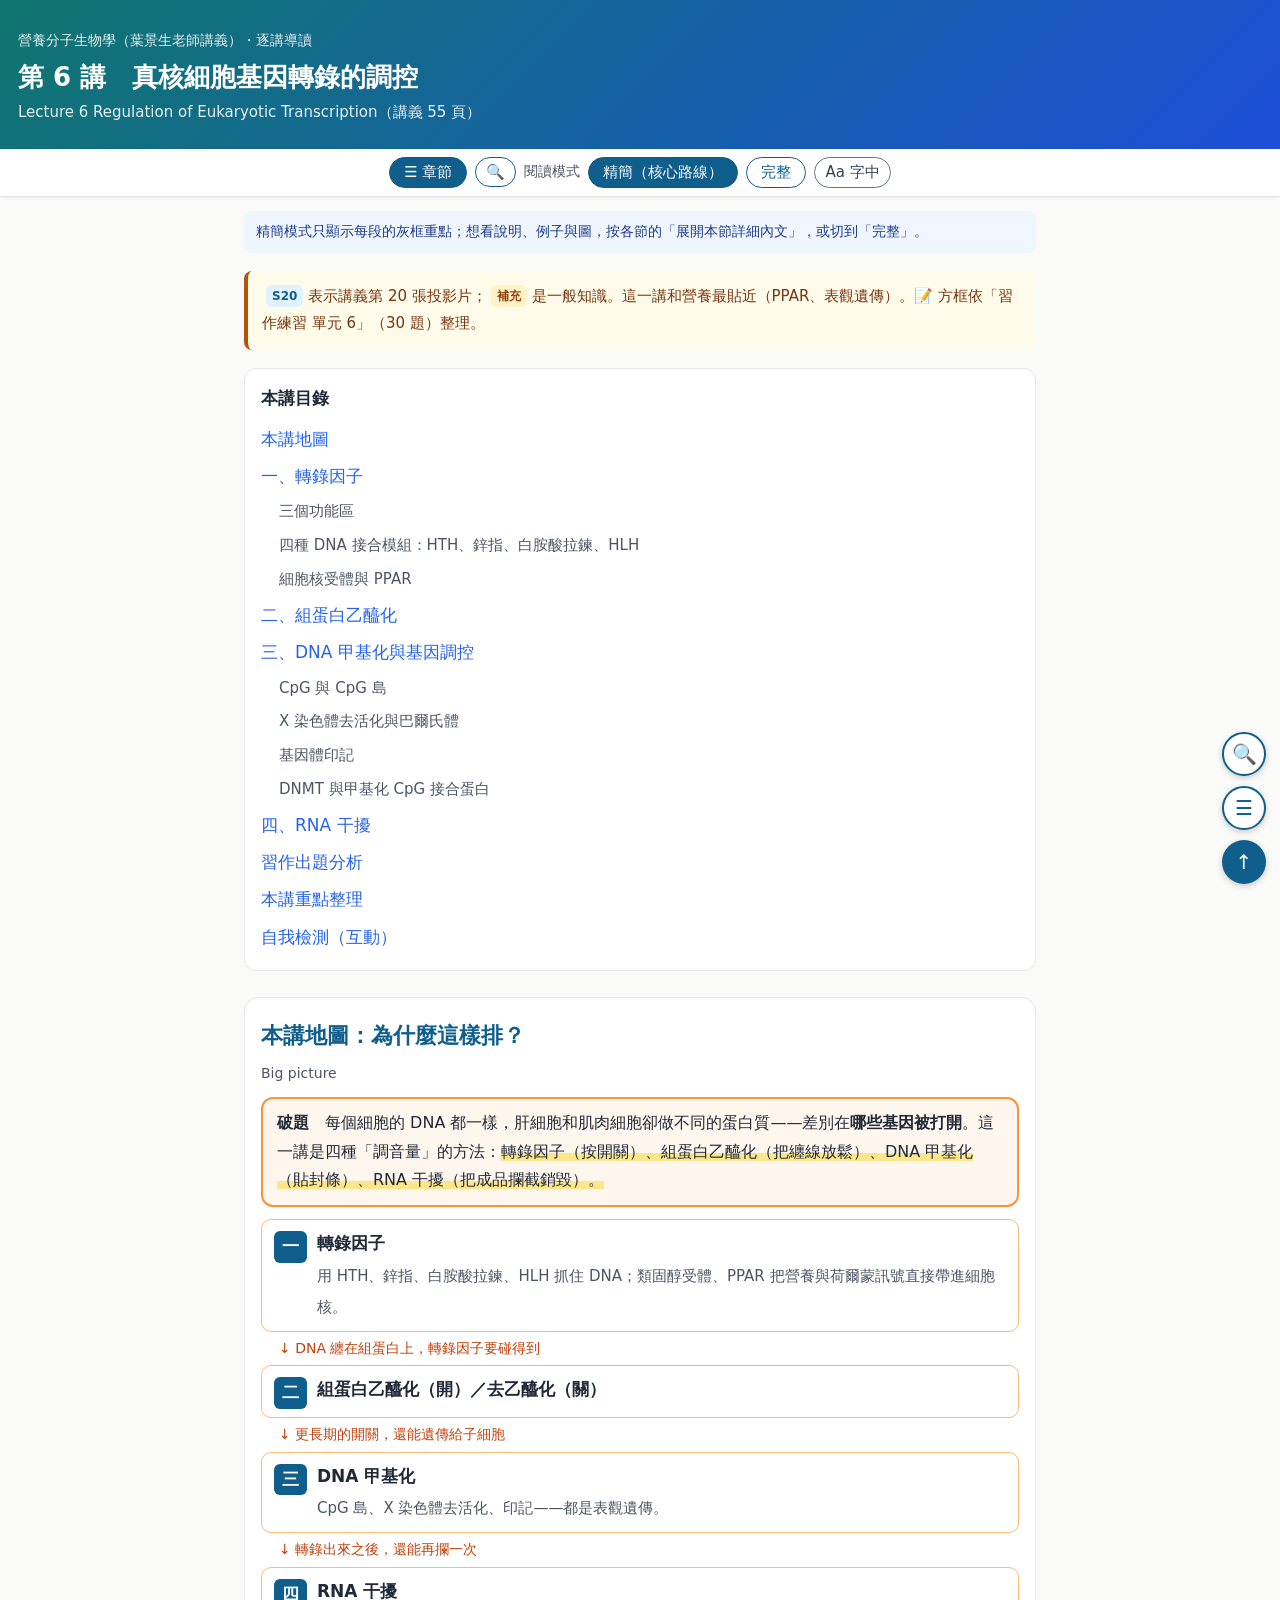
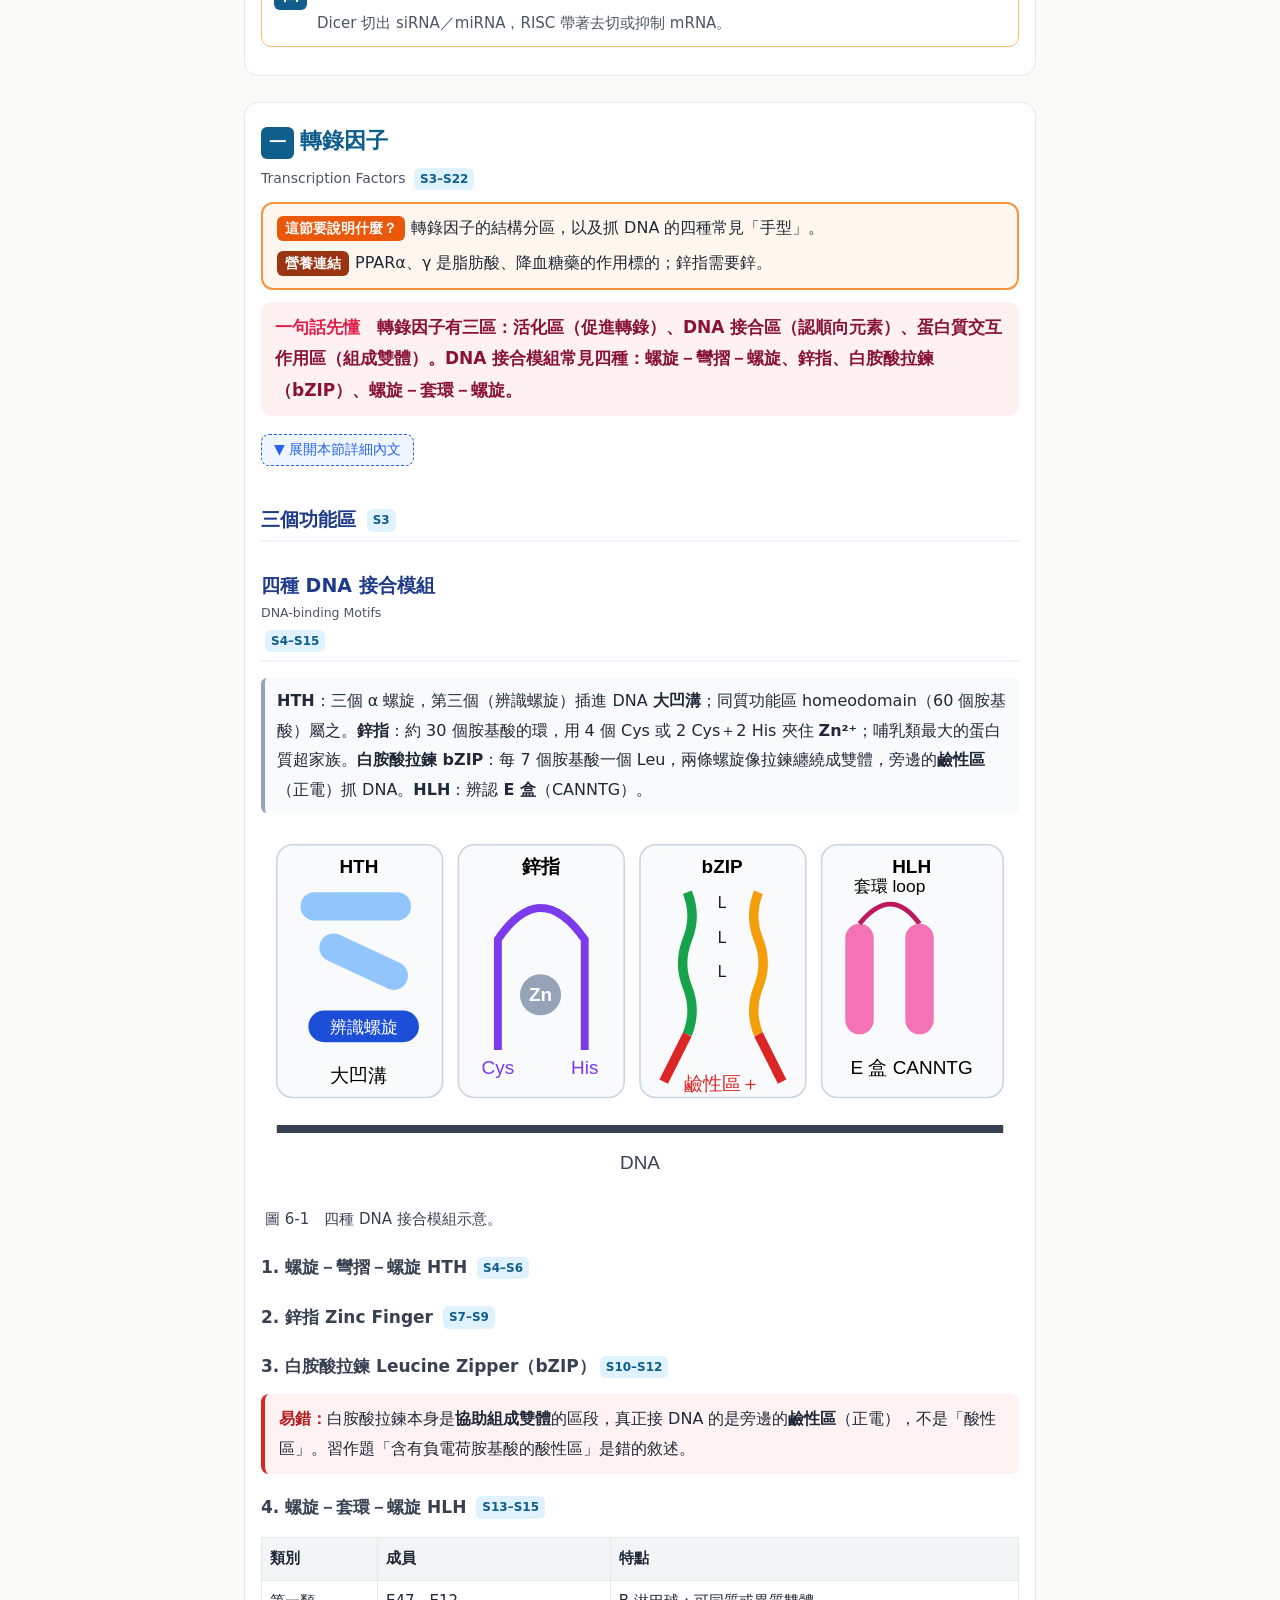
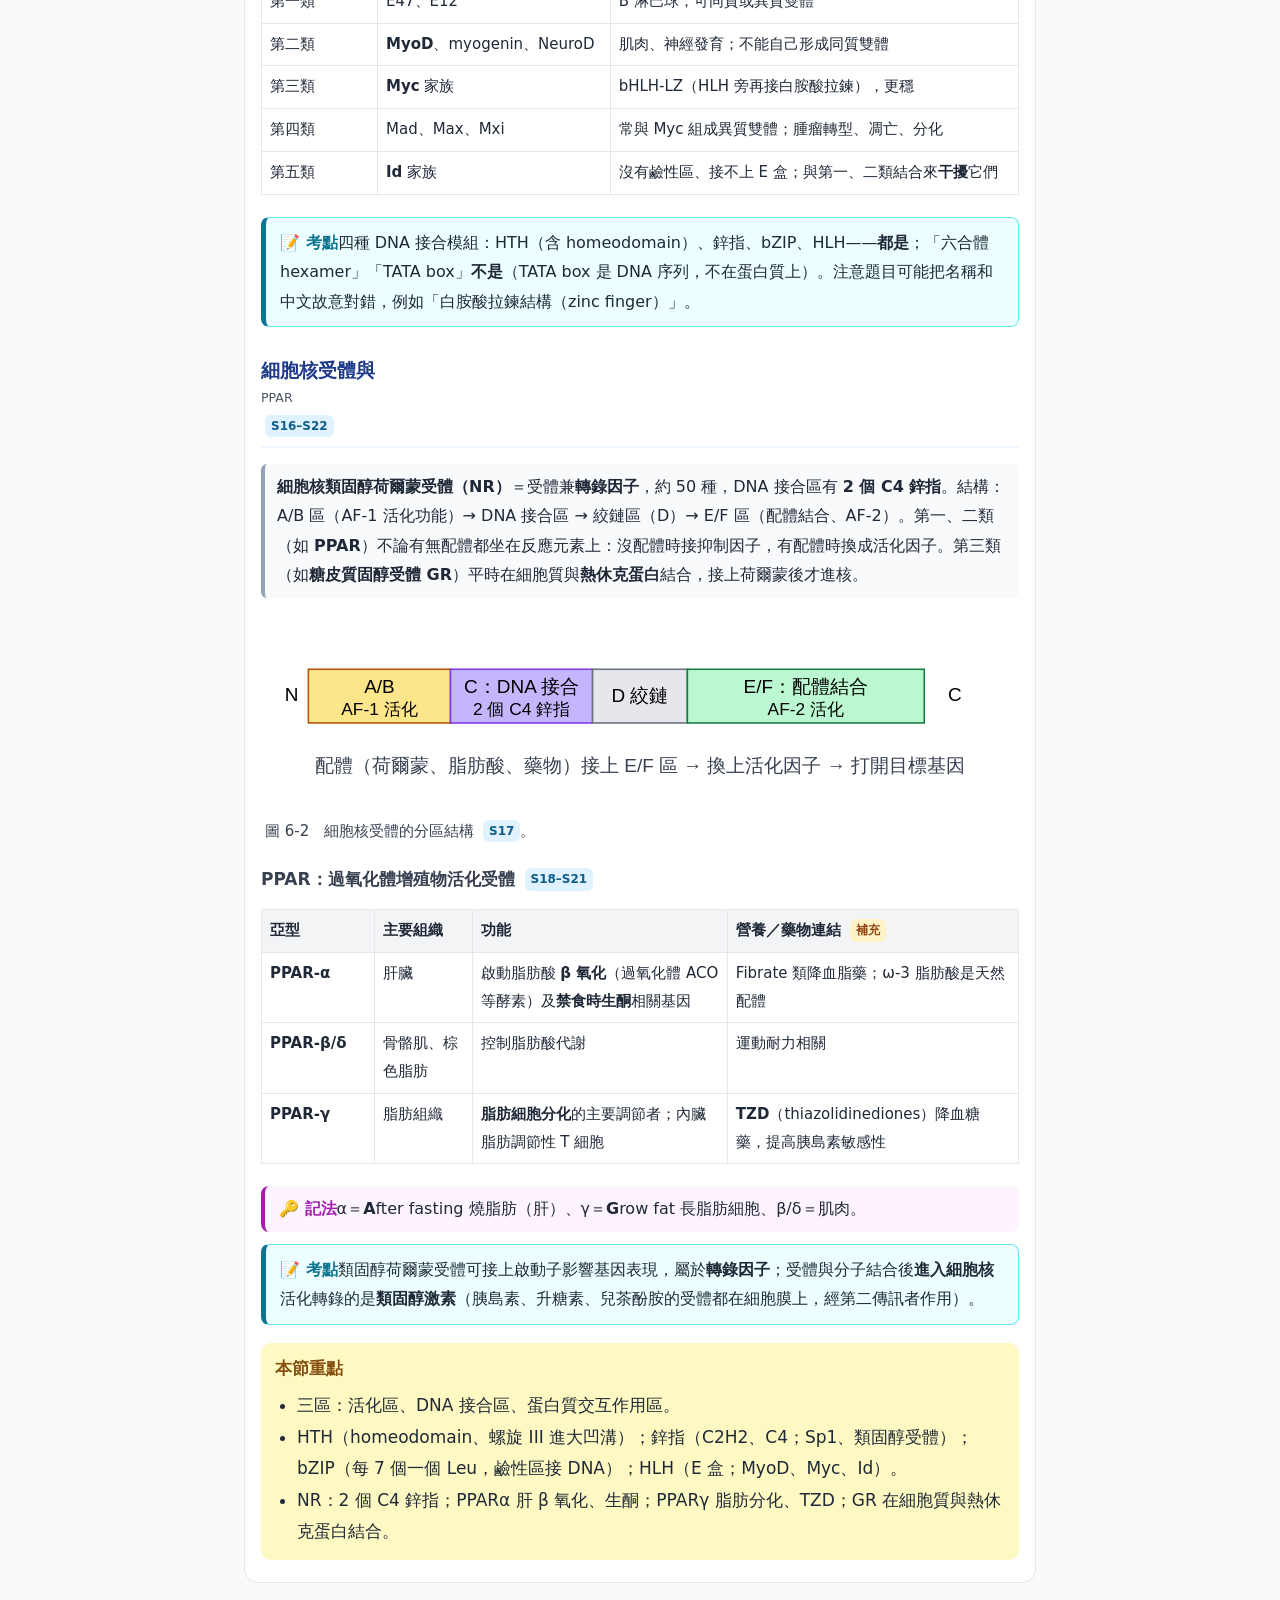
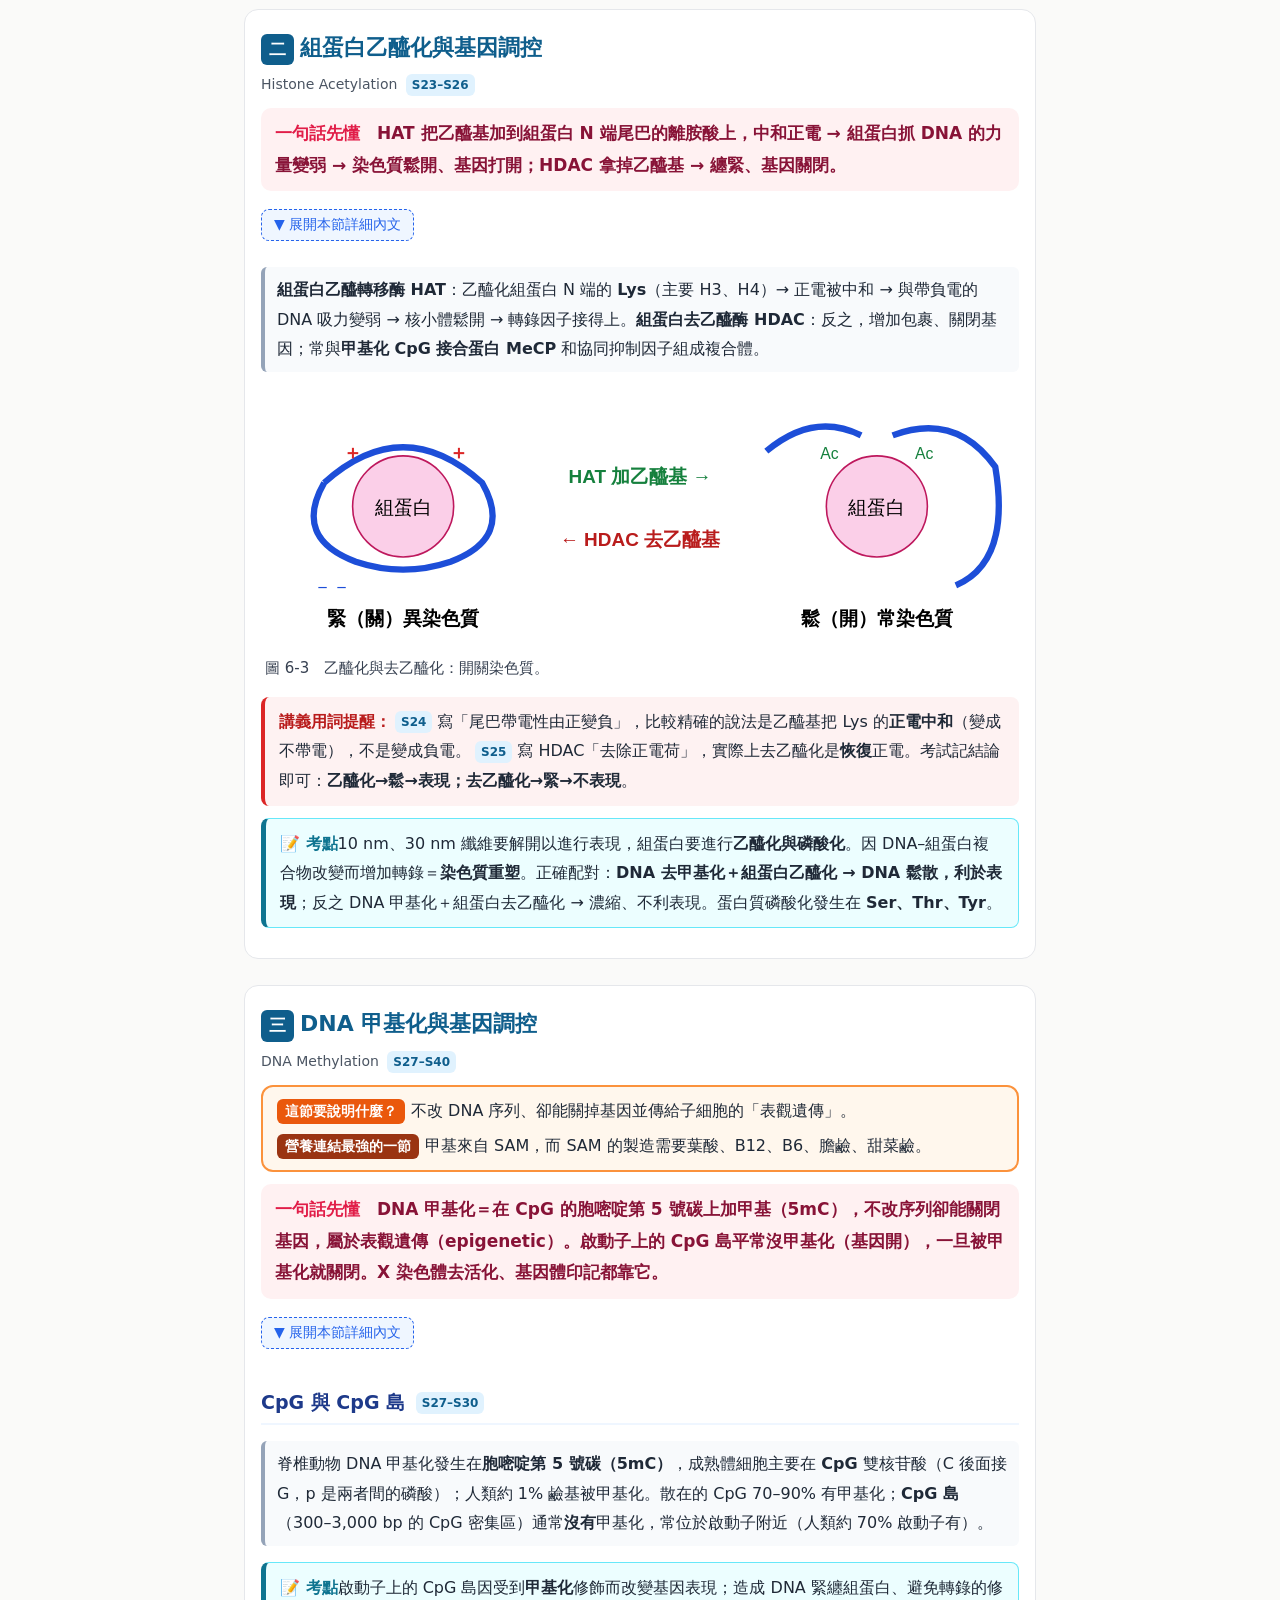
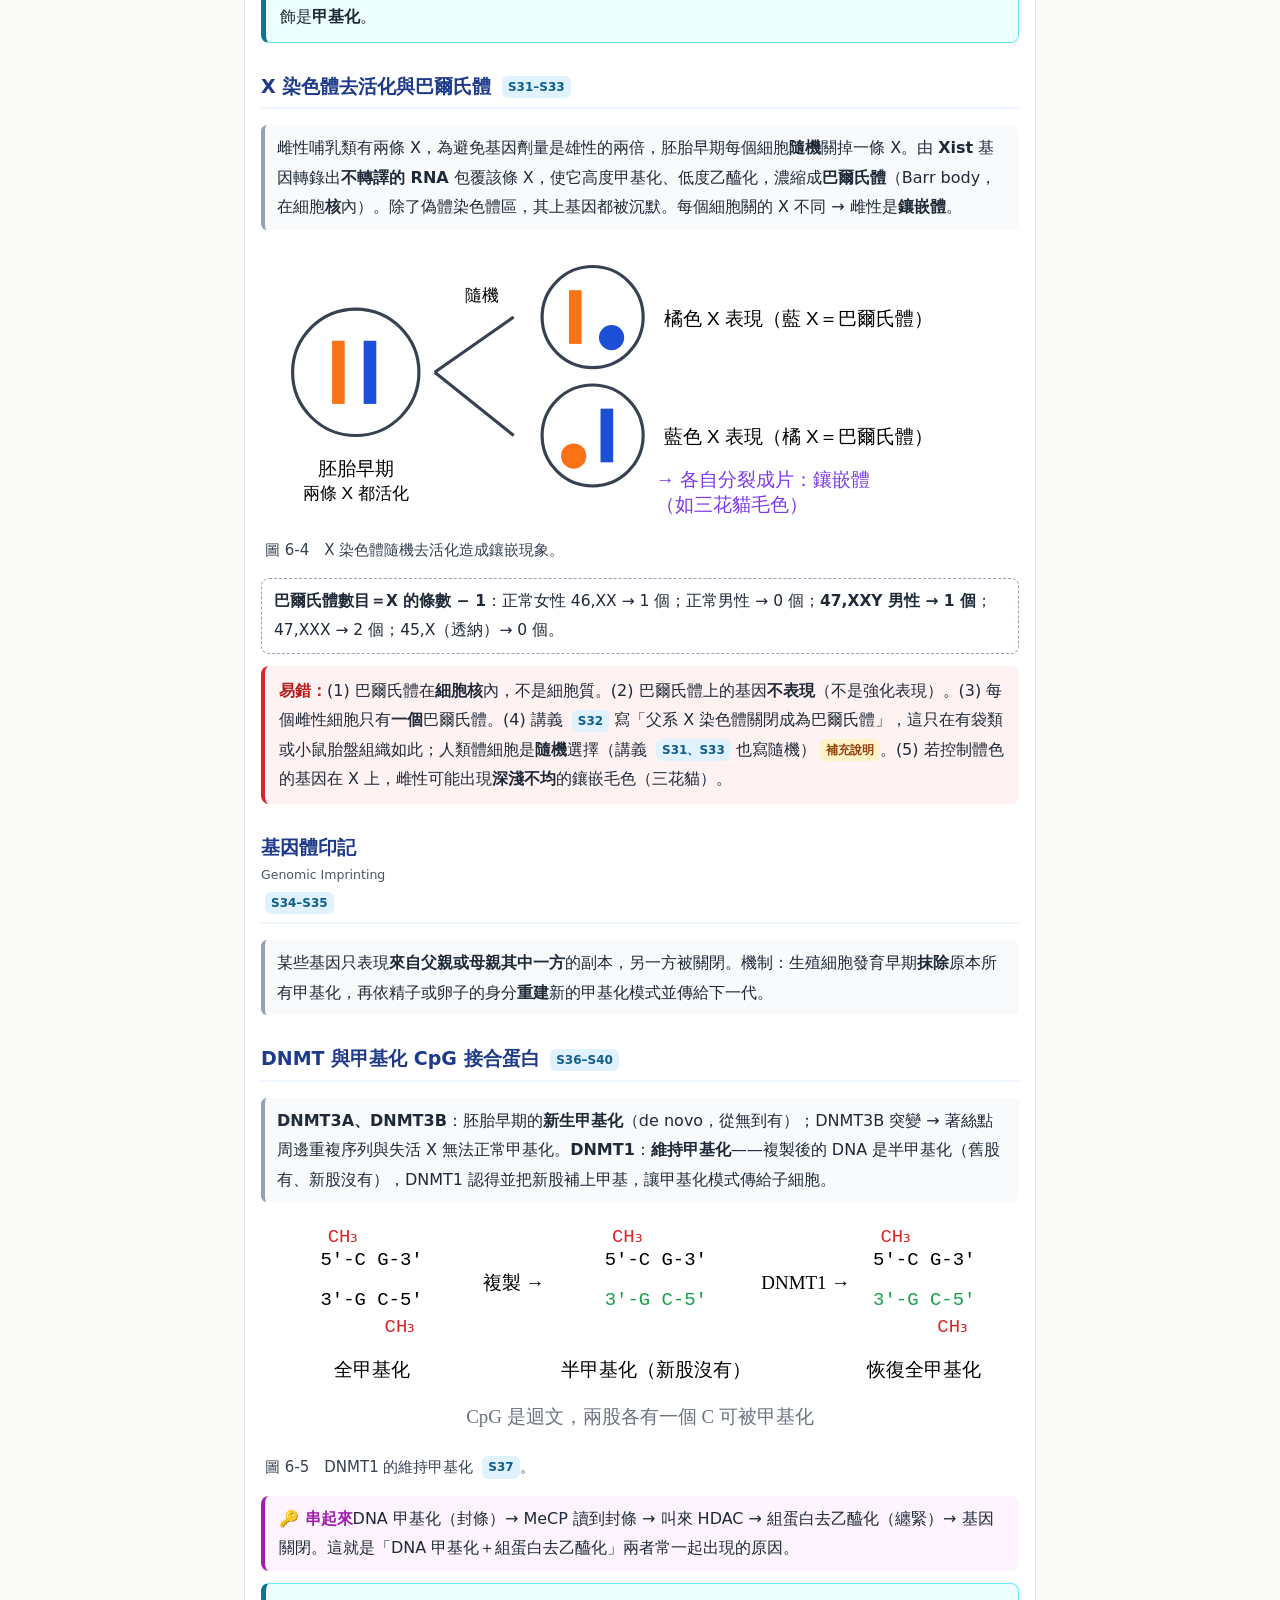
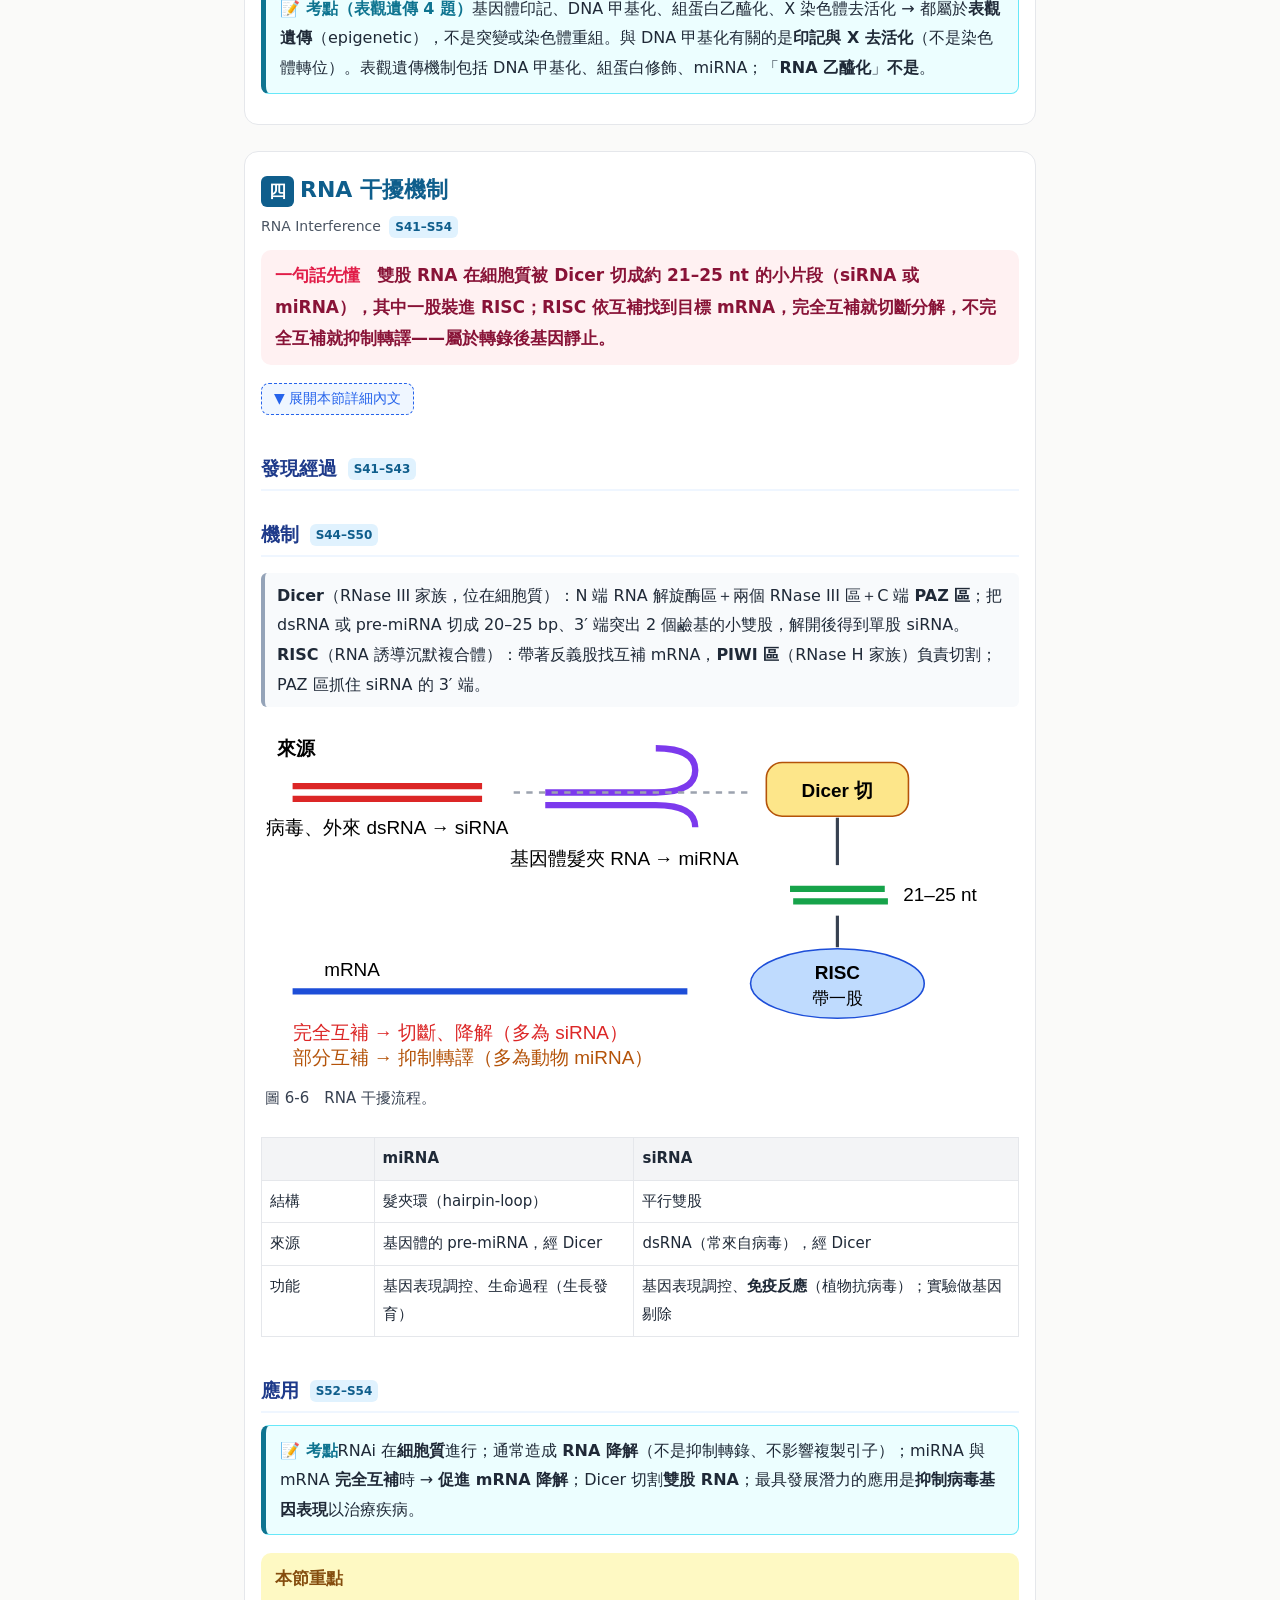
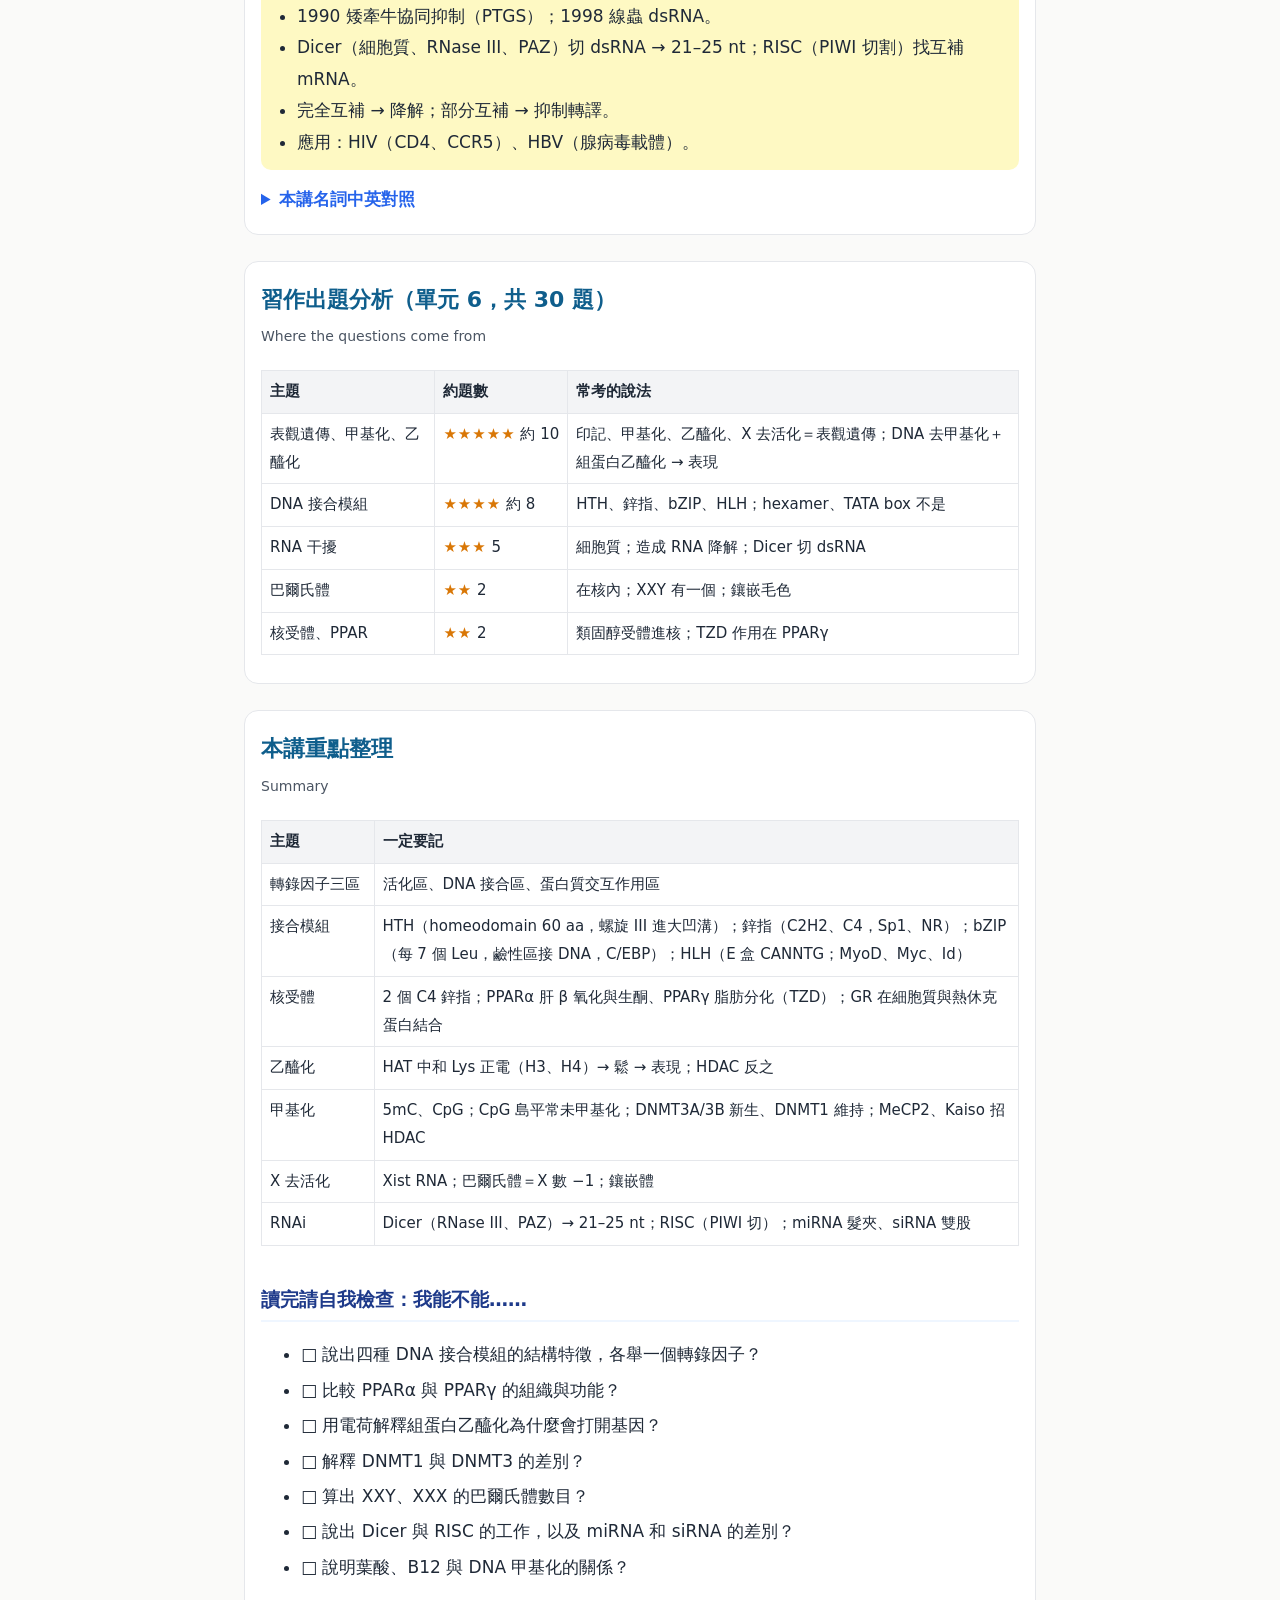
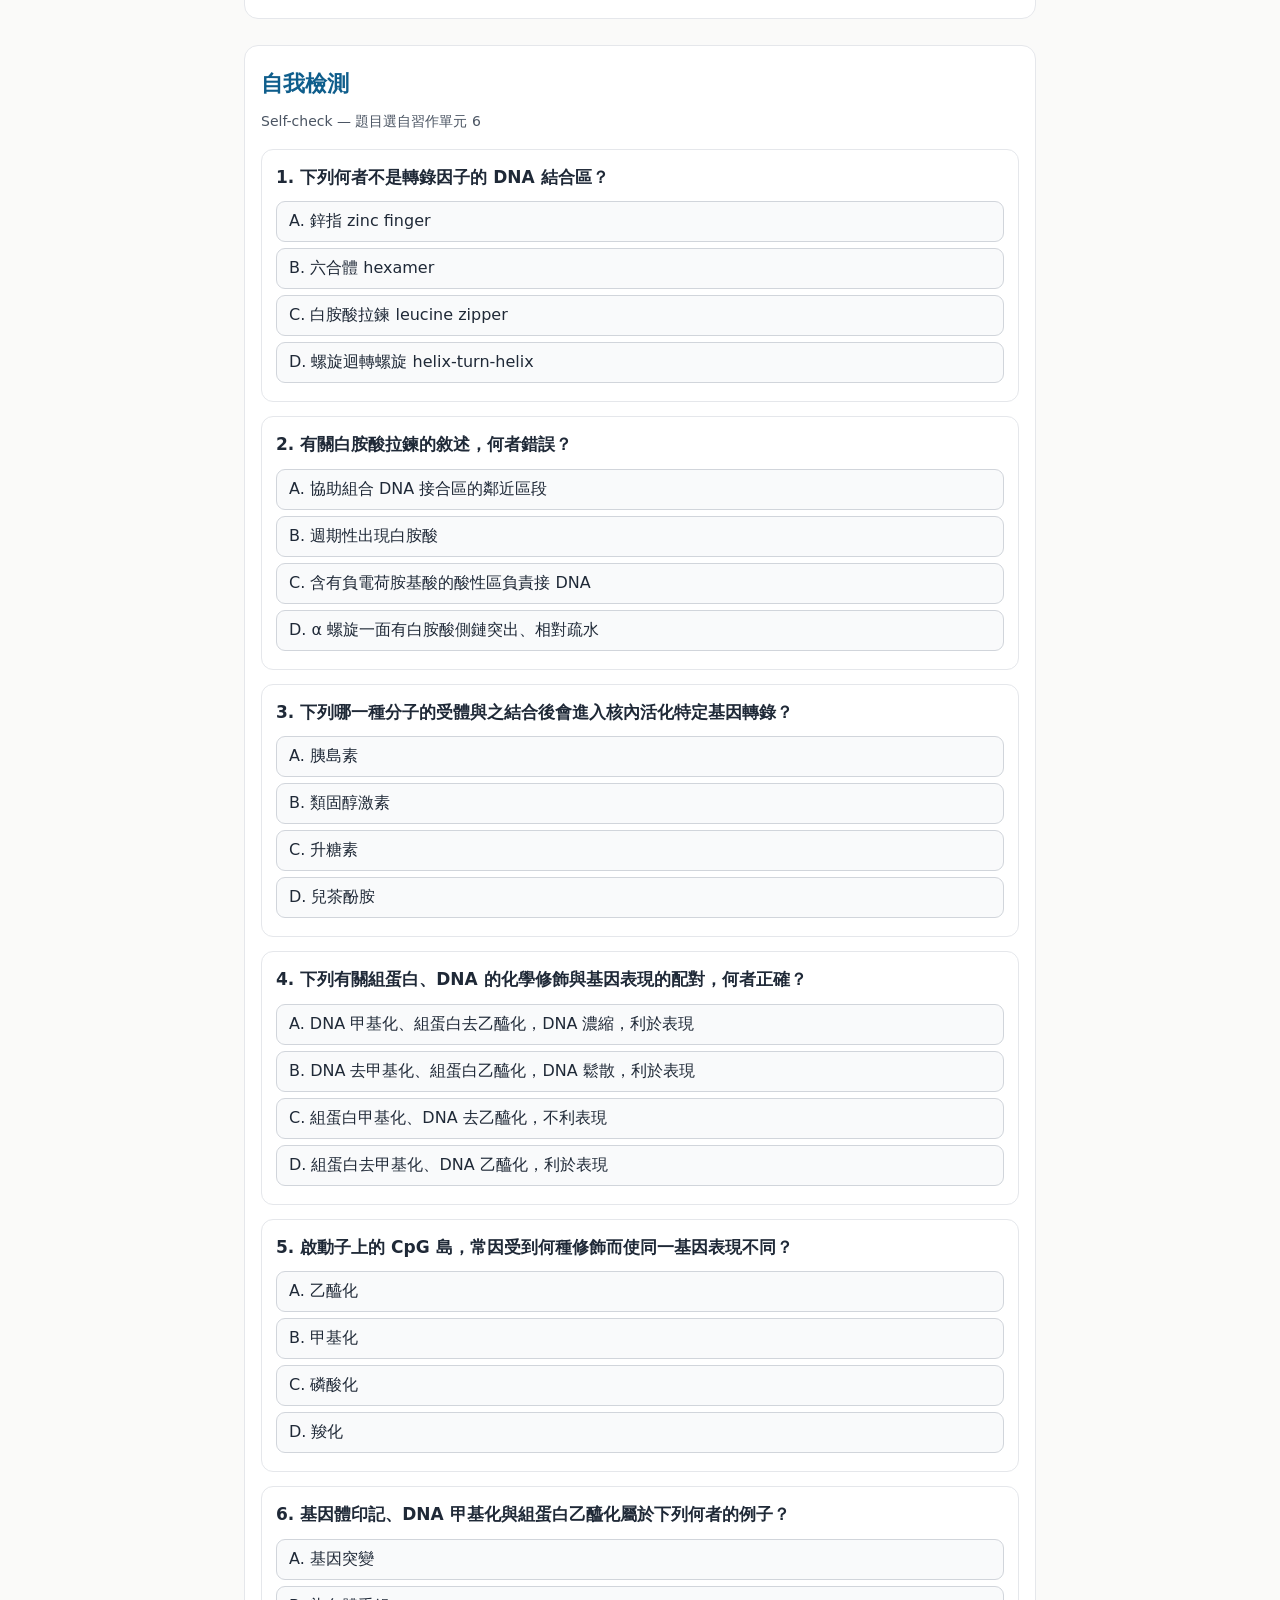
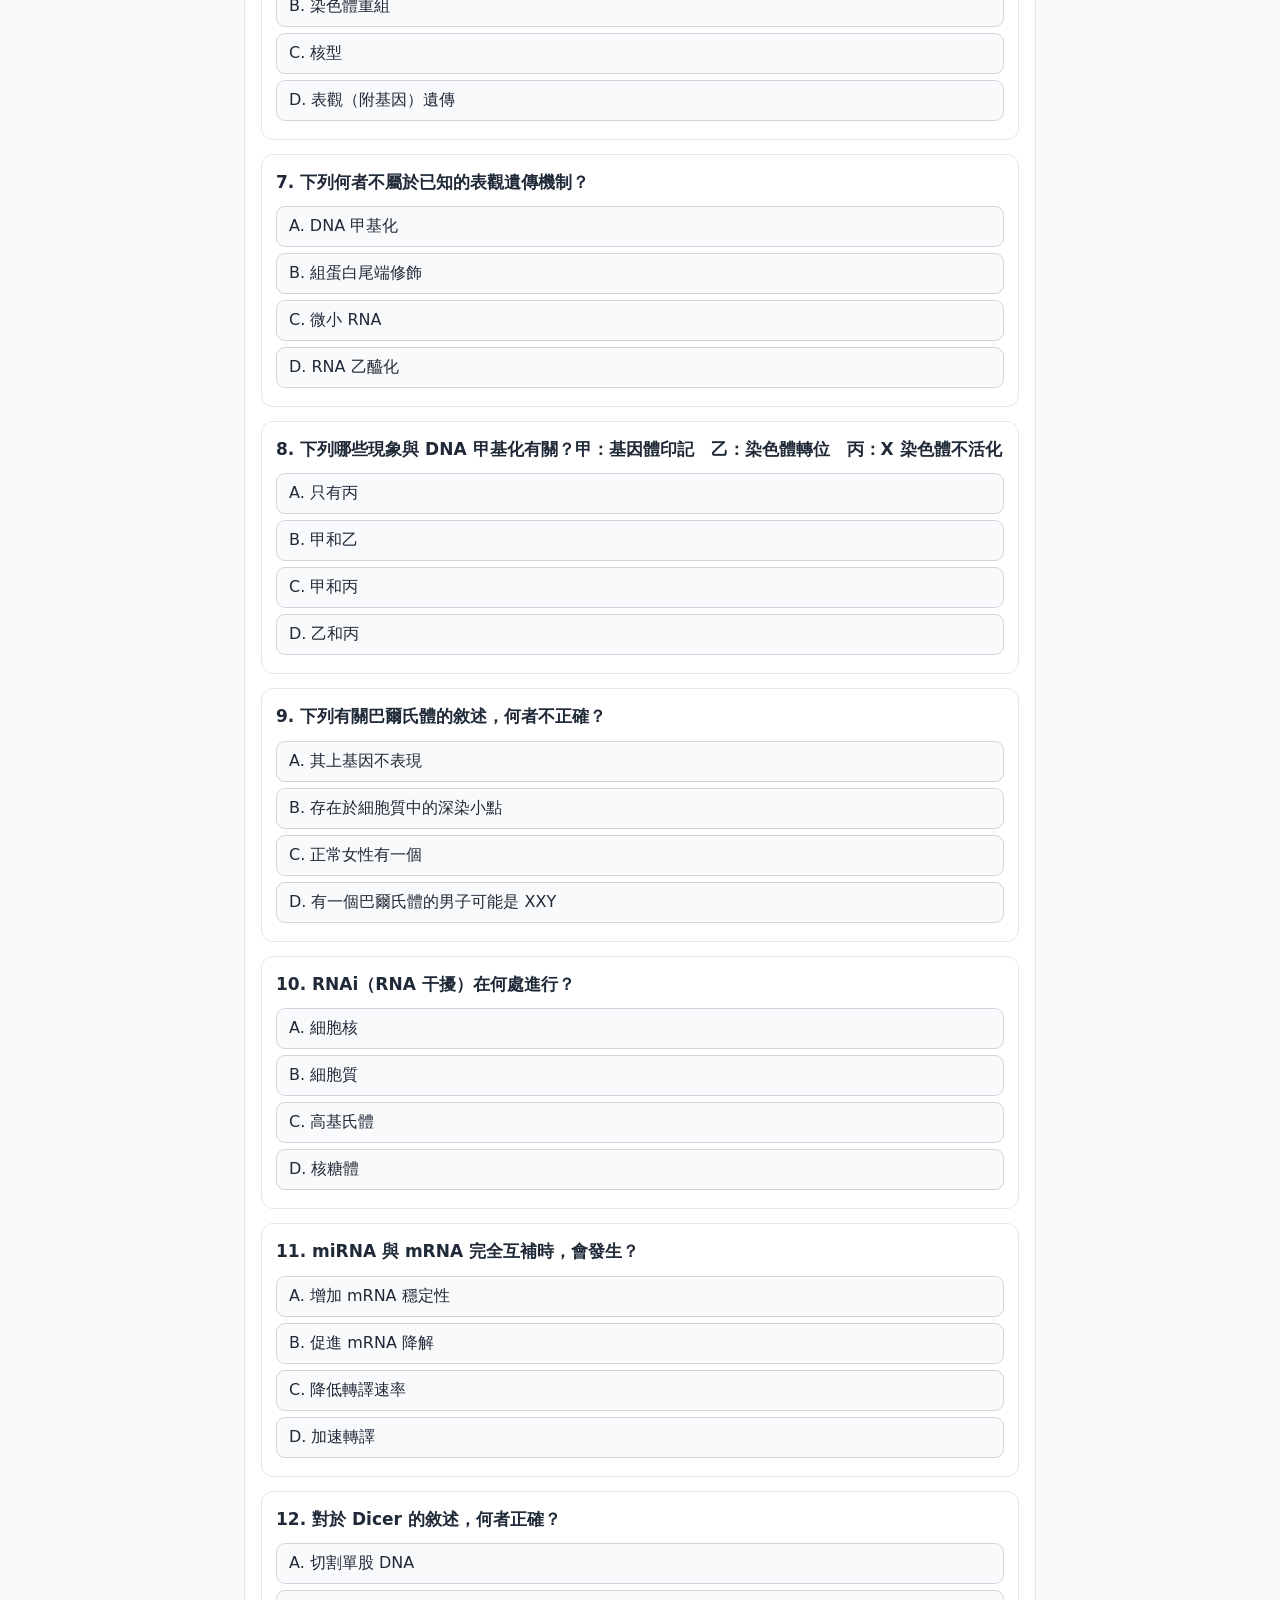
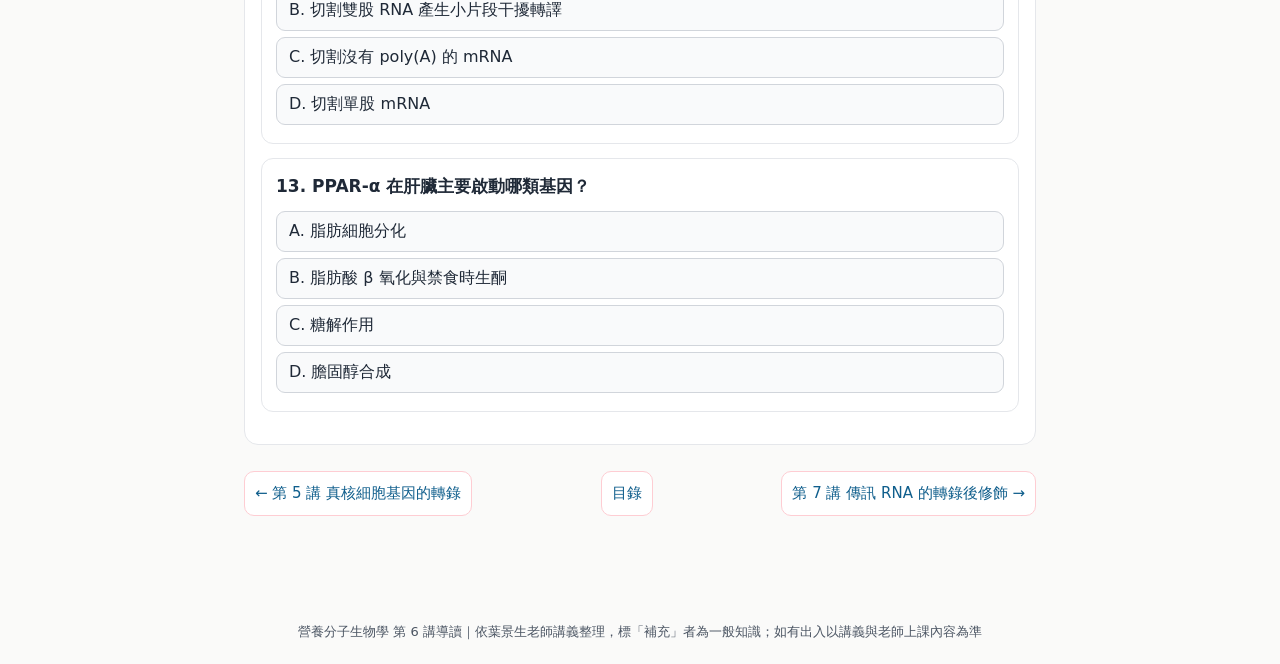
<file: guide/mb_ch06.html>
<!DOCTYPE html>
<html lang="zh-Hant">
<head>
<meta charset="UTF-8">
<meta name="viewport" content="width=device-width, initial-scale=1">
<title>營養分子生物學導讀｜第 6 講 真核細胞基因轉錄的調控</title>
<link rel="stylesheet" href="mb.css">
</head>
<body id="top" data-ch="6">
<header>
  <div class="book">營養分子生物學（葉景生老師講義）・逐講導讀</div>
  <h1>第 6 講　真核細胞基因轉錄的調控</h1>
  <div class="en">Lecture 6 Regulation of Eukaryotic Transcription（講義 55 頁）</div>
</header>
<div class="modebar"><span>閱讀模式</span>
  <button id="mBrief" onclick="setMode('brief')">精簡（核心路線）</button>
  <button id="mFull" onclick="setMode('full')">完整</button>
</div>
<main>
<div class="briefhint">精簡模式只顯示每段的灰框重點；想看說明、例子與圖，按各節的「展開本節詳細內文」，或切到「完整」。</div>
<div class="note"><span class="src">S20</span> 表示講義第 20 張投影片；<span class="add">補充</span> 是一般知識。這一講和營養最貼近（PPAR、表觀遺傳）。📝 方框依「習作練習 單元 6」（30 題）整理。</div>
<nav class="toc">
  <b>本講目錄</b>
  <a href="#s0">本講地圖</a>
  <a href="#s1">一、轉錄因子</a>
  <a class="sub" href="#s1a">三個功能區</a>
  <a class="sub" href="#s1b">四種 DNA 接合模組：HTH、鋅指、白胺酸拉鍊、HLH</a>
  <a class="sub" href="#s1c">細胞核受體與 PPAR</a>
  <a href="#s2">二、組蛋白乙醯化</a>
  <a href="#s3">三、DNA 甲基化與基因調控</a>
  <a class="sub" href="#s3a">CpG 與 CpG 島</a>
  <a class="sub" href="#s3b">X 染色體去活化與巴爾氏體</a>
  <a class="sub" href="#s3c">基因體印記</a>
  <a class="sub" href="#s3d">DNMT 與甲基化 CpG 接合蛋白</a>
  <a href="#s4">四、RNA 干擾</a>
  <a href="#s5">習作出題分析</a>
  <a href="#s6">本講重點整理</a>
  <a href="#s7">自我檢測（互動）</a>
</nav>

<section class="sec" id="s0">
  <h2>本講地圖：為什麼這樣排？</h2>
  <div class="en">Big picture</div>
  <div class="lead"><b>破題</b>　每個細胞的 DNA 都一樣，肝細胞和肌肉細胞卻做不同的蛋白質——差別在<b>哪些基因被打開</b>。這一講是四種「調音量」的方法：<span class="key">轉錄因子（按開關）、組蛋白乙醯化（把纏線放鬆）、DNA 甲基化（貼封條）、RNA 干擾（把成品攔截銷毀）。</span></div>
  <div class="path">
    <div class="step"><span class="sn">一</span><div><b>轉錄因子</b><br><span class="sq">用 HTH、鋅指、白胺酸拉鍊、HLH 抓住 DNA；類固醇受體、PPAR 把營養與荷爾蒙訊號直接帶進細胞核。</span></div></div>
    <div class="arr">↓ DNA 纏在組蛋白上，轉錄因子要碰得到</div>
    <div class="step"><span class="sn">二</span><div><b>組蛋白乙醯化（開）／去乙醯化（關）</b></div></div>
    <div class="arr">↓ 更長期的開關，還能遺傳給子細胞</div>
    <div class="step"><span class="sn">三</span><div><b>DNA 甲基化</b><br><span class="sq">CpG 島、X 染色體去活化、印記——都是表觀遺傳。</span></div></div>
    <div class="arr">↓ 轉錄出來之後，還能再攔一次</div>
    <div class="step"><span class="sn">四</span><div><b>RNA 干擾</b><br><span class="sq">Dicer 切出 siRNA／miRNA，RISC 帶著去切或抑制 mRNA。</span></div></div>
  </div>
</section>

<!-- ============ 一 ============ -->
<section class="sec det" id="s1">
  <h2><span class="no">一</span>轉錄因子</h2>
  <div class="en">Transcription Factors <span class="src">S3–S22</span></div>
  <div class="lead"><div><span class="lt">這節要說明什麼？</span>轉錄因子的結構分區，以及抓 DNA 的四種常見「手型」。</div><div><span class="lt lt2">營養連結</span>PPARα、γ 是脂肪酸、降血糖藥的作用標的；鋅指需要鋅。</div></div>
  <div class="oneline">轉錄因子有三區：活化區（促進轉錄）、DNA 接合區（認順向元素）、蛋白質交互作用區（組成雙體）。DNA 接合模組常見四種：螺旋－彎摺－螺旋、鋅指、白胺酸拉鍊（bZIP）、螺旋－套環－螺旋。</div>

  <div class="bridge">第 5 講學到：啟動子、增強子、靜止子都只是 DNA 上的序列，而一般性轉錄因子只負責讓聚合酶坐上啟動子，所有基因都一樣。那麼「肝細胞開肝的基因、肌肉細胞開肌肉的基因」是誰決定的？答案是<b>專一性的轉錄因子</b>——它們認得特定的增強子序列，決定哪些基因要多轉錄。第 6 講就從這些蛋白質的結構開始。</div>
<h3 id="s1a">三個功能區 <span class="src">S3</span></h3>
  <ul class="dots">
    <li><b>活化區</b> activation domain：直接或間接與轉錄複合體作用，促進轉錄。</li>
    <li><b>DNA 接合區</b> DNA-binding domain：辨識並結合順向調控元素。</li>
    <li><b>蛋白質交互作用區</b>：讓次單元結合成雙倍體或多倍體。</li>
  </ul>

  <div class="bridge">轉錄因子最關鍵的能力是「找到正確的 DNA 序列」。它是怎麼「讀」DNA 的？蛋白質的某個部位（通常是 α 螺旋）伸進 DNA 的<b>大凹溝</b>，用胺基酸側鏈和鹼基的邊緣形成氫鍵——不用打開雙股就能認出序列 <span class="add">補充</span>。演化出來的幾種「手型」就是下面四種模組。</div>
<h3 id="s1b">四種 DNA 接合模組 DNA-binding Motifs <span class="src">S4–S15</span></h3>
  <p class="core"><b>HTH</b>：三個 α 螺旋，第三個（辨識螺旋）插進 DNA <b>大凹溝</b>；同質功能區 homeodomain（60 個胺基酸）屬之。<b>鋅指</b>：約 30 個胺基酸的環，用 4 個 Cys 或 2 Cys＋2 His 夾住 <b>Zn²⁺</b>；哺乳類最大的蛋白質超家族。<b>白胺酸拉鍊 bZIP</b>：每 7 個胺基酸一個 Leu，兩條螺旋像拉鍊纏繞成雙體，旁邊的<b>鹼性區</b>（正電）抓 DNA。<b>HLH</b>：辨認 <b>E 盒</b>（CANNTG）。</p>
  <figure class="pic"><svg viewBox="0 0 480 230" xmlns="http://www.w3.org/2000/svg" font-family="Noto Sans TC,PingFang TC,Microsoft JhengHei,sans-serif">
    <g font-size="12" text-anchor="middle">
      <!-- HTH -->
      <rect x="10" y="10" width="105" height="160" rx="10" fill="#f8fafc" stroke="#cbd5e1"/>
      <rect x="25" y="40" width="70" height="18" rx="9" fill="#93c5fd"/><rect x="35" y="75" width="60" height="18" rx="9" fill="#93c5fd" transform="rotate(25 65 84)"/>
      <rect x="30" y="115" width="70" height="20" rx="10" fill="#1d4ed8"/><text x="65" y="129" fill="#fff" font-size="11">辨識螺旋</text>
      <text x="62" y="160">大凹溝</text><text x="62" y="28" font-weight="bold">HTH</text>
      <!-- zinc finger -->
      <rect x="125" y="10" width="105" height="160" rx="10" fill="#f8fafc" stroke="#cbd5e1"/>
      <path d="M150 140 L150 70 Q177 30 205 70 L205 140" fill="none" stroke="#7c3aed" stroke-width="5"/>
      <circle cx="177" cy="105" r="13" fill="#94a3b8"/><text x="177" y="109" fill="#fff" font-weight="bold">Zn</text>
      <text x="150" y="155" fill="#7c3aed">Cys</text><text x="205" y="155" fill="#7c3aed">His</text><text x="177" y="28" font-weight="bold">鋅指</text>
      <!-- bZIP -->
      <rect x="240" y="10" width="105" height="160" rx="10" fill="#f8fafc" stroke="#cbd5e1"/>
      <path d="M270 40 q6 15 0 30 t0 30 t0 30" fill="none" stroke="#16a34a" stroke-width="6"/><path d="M315 40 q-6 15 0 30 t0 30 t0 30" fill="none" stroke="#f59e0b" stroke-width="6"/>
      <g fill="#111827" font-size="10"><text x="292" y="50">L</text><text x="292" y="72">L</text><text x="292" y="94">L</text></g>
      <path d="M270 130 L255 160 M315 130 L330 160" stroke="#dc2626" stroke-width="6"/><text x="292" y="165" fill="#dc2626">鹼性區＋</text><text x="292" y="28" font-weight="bold">bZIP</text>
      <!-- HLH -->
      <rect x="355" y="10" width="115" height="160" rx="10" fill="#f8fafc" stroke="#cbd5e1"/>
      <rect x="370" y="60" width="18" height="70" rx="9" fill="#f472b6"/><path d="M379 60 q20 -25 38 0" fill="none" stroke="#be185d" stroke-width="3"/><rect x="408" y="60" width="18" height="70" rx="9" fill="#f472b6"/>
      <text x="398" y="40" font-size="11">套環 loop</text><text x="412" y="155">E 盒 CANNTG</text><text x="412" y="28" font-weight="bold">HLH</text>
      <line x1="10" y1="190" x2="470" y2="190" stroke="#374151" stroke-width="5"/><text x="240" y="215" fill="#374151">DNA</text>
    </g>
  </svg><figcaption>圖 6-1　四種 DNA 接合模組示意。</figcaption></figure>
  <h4>1. 螺旋－彎摺－螺旋 HTH <span class="src">S4–S6</span></h4>
  <p>1984 年在果蠅<b>同質基因</b>（homeotic genes，決定身體部位）發現 180 bp 的<b>同質盒</b>（homeobox），編碼的蛋白區段＝<b>同質功能區</b>（homeodomain），60 個胺基酸、3 個螺旋，螺旋 III 與 DNA 大凹溝結合。同質蛋白家族超過 300 種，演化上極度保守：果蠅 Antp 與人類 Hox B7 的同質功能區 61 個胺基酸只差 1 個。原核的 lac 抑制子、λ 抑制子也有類似結構。</p>
  <h4>2. 鋅指 Zinc Finger <span class="src">S7–S9</span></h4>
  <p>兩個 Cys 在反平行 β 摺板上、兩個 His 在 α 螺旋上，一起夾住鋅離子形成疏水核心（C2H2 型）。例子：<b>Sp1</b>（辨認 GC 盒、CACCC 元素）；<b>類固醇荷爾蒙受體</b>（<b>C4 型</b>，4 個 Cys）；<b>RING-H2 家族</b>（夾 2 個鋅，促成 H3／H4 乙醯化）。第 5 講的 TFIIIA 有 9 個 C2H2 鋅指、第 4 講的 BRCA1 也含鋅指。</p>
  <div class="nut"><b class="t">營養連結：</b>鋅指蛋白需要鋅才能維持形狀。鋅缺乏時，許多轉錄因子（包括類固醇受體）功能受影響，這是鋅缺乏會造成生長遲緩、免疫低下、傷口癒合慢的分子原因之一 <span class="add">補充</span>。</div>
  <h4>3. 白胺酸拉鍊 Leucine Zipper（bZIP）<span class="src">S10–S12</span></h4>
  <p>最早在 CCAAT 接合蛋白 <b>C/EBP</b> 發現：一段 35 個胺基酸，每 7 個出現一個白胺酸，形成長 α 螺旋。螺旋一面是突出的 Leu 側鏈（疏水），另一面是酸、鹼性胺基酸（親水）。兩條螺旋的 Leu 面互相咬合纏繞（coiled-coil），把兩個<b>鹼性區</b>（富含 Lys、Arg、His，帶正電）拉近，去抓帶負電的 DNA，常辨認<b>反序對稱（迴文）</b>序列。bZIP 全長 60–80 個胺基酸。</p>
  <div class="warn"><b class="t">易錯：</b>白胺酸拉鍊本身是<b>協助組成雙體</b>的區段，真正接 DNA 的是旁邊的<b>鹼性區</b>（正電），不是「酸性區」。習作題「含有負電荷胺基酸的酸性區」是錯的敘述。</div>
  <h4>4. 螺旋－套環－螺旋 HLH <span class="src">S13–S15</span></h4>
  <p>在多種組織發育中扮演關鍵角色，辨認 <b>E 盒</b> 5′-CANNTG-3′。套環（loop）比 HTH 的彎摺（turn）長。講義分五類：</p>
  <div class="tblwrap"><table>
    <tr><th>類別</th><th>成員</th><th>特點</th></tr>
    <tr><td>第一類</td><td>E47、E12</td><td>B 淋巴球；可同質或異質雙體</td></tr>
    <tr><td>第二類</td><td><b>MyoD</b>、myogenin、NeuroD</td><td>肌肉、神經發育；不能自己形成同質雙體</td></tr>
    <tr><td>第三類</td><td><b>Myc</b> 家族</td><td>bHLH-LZ（HLH 旁再接白胺酸拉鍊），更穩</td></tr>
    <tr><td>第四類</td><td>Mad、Max、Mxi</td><td>常與 Myc 組成異質雙體；腫瘤轉型、凋亡、分化</td></tr>
    <tr><td>第五類</td><td><b>Id</b> 家族</td><td>沒有鹼性區、接不上 E 盒；與第一、二類結合來<b>干擾</b>它們</td></tr>
  </table></div>
  <div class="exam"><b class="t">考點</b>四種 DNA 接合模組：HTH（含 homeodomain）、鋅指、bZIP、HLH——<b>都是</b>；「六合體 hexamer」「TATA box」<b>不是</b>（TATA box 是 DNA 序列，不在蛋白質上）。注意題目可能把名稱和中文故意對錯，例如「白胺酸拉鍊結構（zinc finger）」。</div>

  <div class="bridge">上面介紹的轉錄因子平時就在細胞裡；但有一類轉錄因子平常是「關著的」，要等到某個分子（荷爾蒙、脂肪酸、維生素 A、D）結合上來才會啟動——細胞核受體。它們用的 DNA 接合手型正是剛學過的<b>鋅指</b>，等於把「外界訊號」直接接到「基因開關」上，這也是營養素能直接調控基因表現最清楚的例子。</div>
<h3 id="s1c">細胞核受體與 PPAR <span class="src">S16–S22</span></h3>
  <p class="core"><b>細胞核類固醇荷爾蒙受體（NR）</b>＝受體兼<b>轉錄因子</b>，約 50 種，DNA 接合區有 <b>2 個 C4 鋅指</b>。結構：A/B 區（AF-1 活化功能）→ DNA 接合區 → 絞鏈區（D）→ E/F 區（配體結合、AF-2）。第一、二類（如 <b>PPAR</b>）不論有無配體都坐在反應元素上：沒配體時接抑制因子，有配體時換成活化因子。第三類（如<b>糖皮質固醇受體 GR</b>）平時在細胞質與<b>熱休克蛋白</b>結合，接上荷爾蒙後才進核。</p>
  <p>它們如何「開關」基因？以 PPAR 為例：沒有配體時，受體已經坐在目標基因的反應元素上，但結合的是<b>協同抑制因子</b>（會招來去乙醯酶，把染色質纏緊），所以基因關著；當脂肪酸或藥物這類配體進來結合在 E/F 區，受體形狀改變，抑制因子掉下來、換上<b>協同活化因子</b>（帶有乙醯轉移酶），染色質鬆開，基因開始轉錄 <span class="src">S19</span>。第三類的 GR 則多了一個「搬家」步驟：平時被熱休克蛋白留在細胞質，荷爾蒙來了才進核。</p>
  <figure class="pic"><svg viewBox="0 0 480 120" xmlns="http://www.w3.org/2000/svg" font-family="Noto Sans TC,PingFang TC,Microsoft JhengHei,sans-serif">
    <g font-size="12" text-anchor="middle">
      <text x="15" y="55" text-anchor="start">N</text>
      <rect x="30" y="35" width="90" height="34" fill="#fde68a" stroke="#b45309"/><text x="75" y="50">A/B</text><text x="75" y="64" font-size="11">AF-1 活化</text>
      <rect x="120" y="35" width="90" height="34" fill="#c4b5fd" stroke="#7c3aed"/><text x="165" y="50">C：DNA 接合</text><text x="165" y="64" font-size="11">2 個 C4 鋅指</text>
      <rect x="210" y="35" width="60" height="34" fill="#e5e7eb" stroke="#6b7280"/><text x="240" y="56">D 絞鏈</text>
      <rect x="270" y="35" width="150" height="34" fill="#bbf7d0" stroke="#15803d"/><text x="345" y="50">E/F：配體結合</text><text x="345" y="64" font-size="11">AF-2 活化</text>
      <text x="435" y="55" text-anchor="start">C</text>
      <text x="240" y="100" fill="#374151">配體（荷爾蒙、脂肪酸、藥物）接上 E/F 區 → 換上活化因子 → 打開目標基因</text>
    </g>
  </svg><figcaption>圖 6-2　細胞核受體的分區結構 <span class="src">S17</span>。</figcaption></figure>
  <h4>PPAR：過氧化體增殖物活化受體 <span class="src">S18–S21</span></h4>
  <p>屬第二型核受體，是<b>配體調控的轉錄因子</b>，與 RXR 結合後坐上目標基因的反應元素 <span class="add">RXR 為補充</span>。三種亞型：</p>
  <div class="tblwrap"><table>
    <tr><th>亞型</th><th>主要組織</th><th>功能</th><th>營養／藥物連結 <span class="add">補充</span></th></tr>
    <tr><td><b>PPAR-α</b></td><td>肝臟</td><td>啟動脂肪酸 <b>β 氧化</b>（過氧化體 ACO 等酵素）及<b>禁食時生酮</b>相關基因</td><td>Fibrate 類降血脂藥；ω-3 脂肪酸是天然配體</td></tr>
    <tr><td><b>PPAR-β/δ</b></td><td>骨骼肌、棕色脂肪</td><td>控制脂肪酸代謝</td><td>運動耐力相關</td></tr>
    <tr><td><b>PPAR-γ</b></td><td>脂肪組織</td><td><b>脂肪細胞分化</b>的主要調節者；內臟脂肪調節性 T 細胞</td><td><b>TZD</b>（thiazolidinediones）降血糖藥，提高胰島素敏感性</td></tr>
  </table></div>
  <div class="mn"><b class="t">記法</b>α＝<b>A</b>fter fasting 燒脂肪（肝）、γ＝<b>G</b>row fat 長脂肪細胞、β/δ＝肌肉。</div>
  <div class="eg"><b class="t">GR 的例子 <span class="src">S22</span>：</b>壓力時腎上腺分泌皮質醇 → 擴散進細胞 → 和細胞質中的 GR 結合、熱休克蛋白離開 → GR 進核，結合<b>糖皮質固醇反應元素</b>（GRE，GGTACANNNTGTTCT）→ 打開糖質新生等基因。</div>
  <div class="exam"><b class="t">考點</b>類固醇荷爾蒙受體可接上啟動子影響基因表現，屬於<b>轉錄因子</b>；受體與分子結合後<b>進入細胞核</b>活化轉錄的是<b>類固醇激素</b>（胰島素、升糖素、兒茶酚胺的受體都在細胞膜上，經第二傳訊者作用）。</div>
  <div class="sum"><b class="t">本節重點</b><ul>
    <li>三區：活化區、DNA 接合區、蛋白質交互作用區。</li>
    <li>HTH（homeodomain、螺旋 III 進大凹溝）；鋅指（C2H2、C4；Sp1、類固醇受體）；bZIP（每 7 個一個 Leu，鹼性區接 DNA）；HLH（E 盒；MyoD、Myc、Id）。</li>
    <li>NR：2 個 C4 鋅指；PPARα 肝 β 氧化、生酮；PPARγ 脂肪分化、TZD；GR 在細胞質與熱休克蛋白結合。</li>
  </ul></div>
</section>

<!-- ============ 二 ============ -->
<section class="sec det" id="s2">
  <h2><span class="no">二</span>組蛋白乙醯化與基因調控</h2>
  <div class="en">Histone Acetylation <span class="src">S23–S26</span></div>
  <div class="oneline">HAT 把乙醯基加到組蛋白 N 端尾巴的離胺酸上，中和正電 → 組蛋白抓 DNA 的力量變弱 → 染色質鬆開、基因打開；HDAC 拿掉乙醯基 → 纏緊、基因關閉。</div>
<div class="bridge">轉錄因子要結合 DNA，前提是 DNA 碰得到。第 1 講說 DNA 纏在組蛋白上，第 5 講也提到轉錄前要先「染色質重整」。這一節正式說明：細胞怎麼用化學修飾控制組蛋白抓 DNA 的鬆緊，進而決定一整片區域的基因能不能被讀取。可以把它想成「轉錄因子開燈之前，要先把燈罩打開」。</div>
  <p class="core"><b>組蛋白乙醯轉移酶 HAT</b>：乙醯化組蛋白 N 端的 <b>Lys</b>（主要 H3、H4）→ 正電被中和 → 與帶負電的 DNA 吸力變弱 → 核小體鬆開 → 轉錄因子接得上。<b>組蛋白去乙醯酶 HDAC</b>：反之，增加包裹、關閉基因；常與<b>甲基化 CpG 接合蛋白 MeCP</b> 和協同抑制因子組成複合體。</p>
  <figure class="pic"><svg viewBox="0 0 480 160" xmlns="http://www.w3.org/2000/svg" font-family="Noto Sans TC,PingFang TC,Microsoft JhengHei,sans-serif">
    <g font-size="12" text-anchor="middle">
      <circle cx="90" cy="75" r="32" fill="#fbcfe8" stroke="#be185d"/><text x="90" y="80">組蛋白</text>
      <path d="M40 60 Q90 15 140 60 Q160 95 120 110 Q90 120 60 110 Q20 95 40 60" fill="none" stroke="#1d4ed8" stroke-width="4"/>
      <text x="58" y="45" fill="#dc2626" font-weight="bold">＋</text><text x="125" y="45" fill="#dc2626" font-weight="bold">＋</text><text x="45" y="130" fill="#1d4ed8">－－</text>
      <text x="90" y="150" font-weight="bold">緊（關）異染色質</text>
      <text x="240" y="60" fill="#15803d" font-weight="bold">HAT 加乙醯基 →</text>
      <text x="240" y="100" fill="#b91c1c" font-weight="bold">← HDAC 去乙醯基</text>
      <circle cx="390" cy="75" r="32" fill="#fbcfe8" stroke="#be185d"/><text x="390" y="80">組蛋白</text>
      <path d="M320 40 Q350 15 380 30 M400 30 Q440 15 465 50 Q475 110 440 125" fill="none" stroke="#1d4ed8" stroke-width="4"/>
      <text x="360" y="45" font-size="10" fill="#15803d">Ac</text><text x="420" y="45" font-size="10" fill="#15803d">Ac</text>
      <text x="390" y="150" font-weight="bold">鬆（開）常染色質</text>
    </g>
  </svg><figcaption>圖 6-3　乙醯化與去乙醯化：開關染色質。</figcaption></figure>
  <div class="warn"><b class="t">講義用詞提醒：</b><span class="src">S24</span> 寫「尾巴帶電性由正變負」，比較精確的說法是乙醯基把 Lys 的<b>正電中和</b>（變成不帶電），不是變成負電。<span class="src">S25</span> 寫 HDAC「去除正電荷」，實際上去乙醯化是<b>恢復</b>正電。考試記結論即可：<b>乙醯化→鬆→表現；去乙醯化→緊→不表現</b>。</div>
  <div class="exam"><b class="t">考點</b>10 nm、30 nm 纖維要解開以進行表現，組蛋白要進行<b>乙醯化與磷酸化</b>。因 DNA–組蛋白複合物改變而增加轉錄＝<b>染色質重塑</b>。正確配對：<b>DNA 去甲基化＋組蛋白乙醯化 → DNA 鬆散，利於表現</b>；反之 DNA 甲基化＋組蛋白去乙醯化 → 濃縮、不利表現。蛋白質磷酸化發生在 <b>Ser、Thr、Tyr</b>。</div>
  <div class="nut"><b class="t">營養連結 <span class="add">補充</span>：</b>膳食纖維經腸道細菌發酵產生的<b>丁酸</b>是天然的 HDAC 抑制劑；蘿蔔硫素（十字花科）、薑黃素也被研究具有影響組蛋白修飾的作用。乙醯基的來源是乙醯輔酶 A，所以細胞的能量代謝狀態也會影響組蛋白乙醯化。</div>
</section>

<!-- ============ 三 ============ -->
<section class="sec det" id="s3">
  <h2><span class="no">三</span>DNA 甲基化與基因調控</h2>
  <div class="en">DNA Methylation <span class="src">S27–S40</span></div>
  <div class="lead"><div><span class="lt">這節要說明什麼？</span>不改 DNA 序列、卻能關掉基因並傳給子細胞的「表觀遺傳」。</div><div><span class="lt lt2">營養連結最強的一節</span>甲基來自 SAM，而 SAM 的製造需要葉酸、B12、B6、膽鹼、甜菜鹼。</div></div>
  <div class="oneline">DNA 甲基化＝在 CpG 的胞嘧啶第 5 號碳上加甲基（5mC），不改序列卻能關閉基因，屬於表觀遺傳（epigenetic）。啟動子上的 CpG 島平常沒甲基化（基因開），一旦被甲基化就關閉。X 染色體去活化、基因體印記都靠它。</div>
<div class="bridge">組蛋白乙醯化是可快速開關的「短期調控」；DNA 甲基化則是較<b>長期、可遺傳給子細胞</b>的關閉方式。兩者常一起作用：DNA 被甲基化後，會招來去乙醯酶把組蛋白纏緊（本節最後的 MeCP 會說明）。簡報接下來用三個生物現象來說明甲基化的威力：CpG 島、X 染色體去活化、印記。</div>

  <h3 id="s3a">CpG 與 CpG 島 <span class="src">S27–S30</span></h3>
  <p class="core">脊椎動物 DNA 甲基化發生在<b>胞嘧啶第 5 號碳（5mC）</b>，成熟體細胞主要在 <b>CpG</b> 雙核苷酸（C 後面接 G，p 是兩者間的磷酸）；人類約 1% 鹼基被甲基化。散在的 CpG 70–90% 有甲基化；<b>CpG 島</b>（300–3,000 bp 的 CpG 密集區）通常<b>沒有</b>甲基化，常位於啟動子附近（人類約 70% 啟動子有）。</p>
  <p>為什麼基因體大部分地方的 CpG 很稀少、只有 CpG 島保留很多？因為甲基化的 C（5mC）去胺後會直接變成 T，修補系統分不出來，長期演化下來大多數被甲基化的 CpG 就慢慢變成 TpG 消失了；只有平常保持<b>不甲基化</b>的區域（CpG 島）能保留大量 CpG <span class="add">補充</span>。所以 CpG 島通常就是「常常要用的基因」的啟動子——它們一直保持開放。</p>
  <div class="eg"><b class="t">比喻：</b>CpG 島像門口的開關面板，平常保持乾淨（未甲基化），燈就能開；如果被貼上封條（甲基化），甲基化 CpG 接合蛋白就會過來，帶著 HDAC 把附近染色質纏緊，燈打不開。很多癌症就是抑癌基因的 CpG 島被異常甲基化而關閉 <span class="add">補充</span>。</div>
  <div class="exam"><b class="t">考點</b>啟動子上的 CpG 島因受到<b>甲基化</b>修飾而改變基因表現；造成 DNA 緊纏組蛋白、避免轉錄的修飾是<b>甲基化</b>。</div>

  <div class="bridge">CpG 島的甲基化關掉的是「一個基因」；X 染色體去活化則是把<b>整條染色體</b>幾乎所有基因一次關掉，是甲基化最大規模的例子。</div>
<h3 id="s3b">X 染色體去活化與巴爾氏體 <span class="src">S31–S33</span></h3>
  <p class="core">雌性哺乳類有兩條 X，為避免基因劑量是雄性的兩倍，胚胎早期每個細胞<b>隨機</b>關掉一條 X。由 <b>Xist</b> 基因轉錄出<b>不轉譯的 RNA</b> 包覆該條 X，使它高度甲基化、低度乙醯化，濃縮成<b>巴爾氏體</b>（Barr body，在細胞<b>核</b>內）。除了偽體染色體區，其上基因都被沉默。每個細胞關的 X 不同 → 雌性是<b>鑲嵌體</b>。</p>
  <p>流程：胚胎早期，每個細胞隨機選一條 X 啟動 <b>Xist</b> 基因。Xist 做出的長鏈 RNA 不轉譯成蛋白，而是沿著<b>同一條</b> X 染色體一路包覆，招來各種抑制機制：組蛋白去乙醯化、DNA 甲基化、特殊組蛋白 macroH2A 加入，整條染色體濃縮成異染色質，也就是巴爾氏體。之後這個選擇會由 DNMT1（後面介紹）一代代傳下去，所以由同一個早期細胞分裂來的一群細胞，關的都是同一條 X。</p>
  <figure class="pic"><svg viewBox="0 0 480 175" xmlns="http://www.w3.org/2000/svg" font-family="Noto Sans TC,PingFang TC,Microsoft JhengHei,sans-serif">
    <g font-size="12" text-anchor="middle">
      <circle cx="60" cy="80" r="40" fill="#fff" stroke="#374151" stroke-width="2"/><rect x="45" y="60" width="8" height="40" fill="#f97316"/><rect x="65" y="60" width="8" height="40" fill="#1d4ed8"/>
      <text x="60" y="145">胚胎早期</text><text x="60" y="160" font-size="11">兩條 X 都活化</text>
      <path d="M110 80 L160 45 M110 80 L160 120" stroke="#374151" stroke-width="2"/>
      <text x="140" y="35" font-size="11">隨機</text>
      <circle cx="210" cy="45" r="32" fill="#fff" stroke="#374151" stroke-width="2"/><rect x="195" y="28" width="8" height="34" fill="#f97316"/><circle cx="222" cy="58" r="8" fill="#1d4ed8"/>
      <circle cx="210" cy="120" r="32" fill="#fff" stroke="#374151" stroke-width="2"/><circle cx="198" cy="133" r="8" fill="#f97316"/><rect x="215" y="103" width="8" height="34" fill="#1d4ed8"/>
      <text x="255" y="50" text-anchor="start">橘色 X 表現（藍 X＝巴爾氏體）</text>
      <text x="255" y="125" text-anchor="start">藍色 X 表現（橘 X＝巴爾氏體）</text>
      <text x="250" y="152" text-anchor="start" fill="#7c3aed">→ 各自分裂成片：鑲嵌體</text><text x="250" y="168" text-anchor="start" fill="#7c3aed">（如三花貓毛色）</text>
    </g>
  </svg><figcaption>圖 6-4　X 染色體隨機去活化造成鑲嵌現象。</figcaption></figure>
  <div class="calc"><b>巴爾氏體數目＝X 的條數 − 1</b>：正常女性 46,XX → 1 個；正常男性 → 0 個；<b>47,XXY 男性 → 1 個</b>；47,XXX → 2 個；45,X（透納）→ 0 個。</div>
  <div class="warn"><b class="t">易錯：</b>(1) 巴爾氏體在<b>細胞核</b>內，不是細胞質。(2) 巴爾氏體上的基因<b>不表現</b>（不是強化表現）。(3) 每個雌性細胞只有<b>一個</b>巴爾氏體。(4) 講義 <span class="src">S32</span> 寫「父系 X 染色體關閉成為巴爾氏體」，這只在有袋類或小鼠胎盤組織如此；人類體細胞是<b>隨機</b>選擇（講義 <span class="src">S31、S33</span> 也寫隨機）<span class="add">補充說明</span>。(5) 若控制體色的基因在 X 上，雌性可能出現<b>深淺不均</b>的鑲嵌毛色（三花貓）。</div>

  <div class="bridge">X 去活化是「隨機」關掉一條；印記則是<b>依來源</b>關掉——某些基因固定只用父親的、或只用母親的副本。兩者都靠甲基化，差別在「怎麼選」。</div>
<h3 id="s3c">基因體印記 Genomic Imprinting <span class="src">S34–S35</span></h3>
  <p class="core">某些基因只表現<b>來自父親或母親其中一方</b>的副本，另一方被關閉。機制：生殖細胞發育早期<b>抹除</b>原本所有甲基化，再依精子或卵子的身分<b>重建</b>新的甲基化模式並傳給下一代。</p>
  <p>為什麼叫「印記」？因為某個基因要不要開，取決於它<b>經過誰的生殖細胞</b>：在精子形成過程中被蓋上的甲基化模式，和在卵子形成中蓋上的不同，受精後這些記號保留在胚胎的每個細胞裡。下一代形成自己的生殖細胞時，再把舊記號全部擦掉，依自己的性別重新蓋章 <span class="src">S35</span>。所以若只有一份有功能的副本（另一份本來就被印記關掉），那一份壞掉就會生病。</p>
  <div class="nut"><b class="t">例子 <span class="add">補充</span>：</b>15 號染色體同一區域，若父源副本缺失 → <b>小胖威利症</b>（Prader-Willi，嬰兒期餵食困難、之後食慾難以控制，營養照護重點）；若母源副本缺失 → 安格曼症候群（Angelman）。</div>

  <div class="bridge">講完甲基化「做什麼」，最後回答兩個機制問題：甲基是誰加上去的？為什麼細胞分裂後甲基化模式還能保留？以及，一個小小的甲基怎麼讓基因關閉？</div>
<h3 id="s3d">DNMT 與甲基化 CpG 接合蛋白 <span class="src">S36–S40</span></h3>
  <p class="core"><b>DNMT3A、DNMT3B</b>：胚胎早期的<b>新生甲基化</b>（de novo，從無到有）；DNMT3B 突變 → 著絲點周邊重複序列與失活 X 無法正常甲基化。<b>DNMT1</b>：<b>維持甲基化</b>——複製後的 DNA 是半甲基化（舊股有、新股沒有），DNMT1 認得並把新股補上甲基，讓甲基化模式傳給子細胞。</p>
  <figure class="pic"><svg viewBox="0 0 480 140" xmlns="http://www.w3.org/2000/svg" font-family="Noto Sans TC,PingFang TC,Microsoft JhengHei,sans-serif">
    <g font-size="12" text-anchor="middle" font-family="monospace,Noto Sans TC">
      <text x="70" y="30">5′-C G-3′</text><text x="70" y="55">3′-G C-5′</text><text x="52" y="15" fill="#dc2626">CH₃</text><text x="88" y="72" fill="#dc2626">CH₃</text>
      <text x="70" y="100" font-family="Noto Sans TC">全甲基化</text>
      <text x="160" y="45" font-family="Noto Sans TC">複製 →</text>
      <text x="250" y="30">5′-C G-3′</text><text x="250" y="55" fill="#16a34a">3′-G C-5′</text><text x="232" y="15" fill="#dc2626">CH₃</text>
      <text x="250" y="100" font-family="Noto Sans TC">半甲基化（新股沒有）</text>
      <text x="345" y="45" font-family="Noto Sans TC">DNMT1 →</text>
      <text x="420" y="30">5′-C G-3′</text><text x="420" y="55" fill="#16a34a">3′-G C-5′</text><text x="402" y="15" fill="#dc2626">CH₃</text><text x="438" y="72" fill="#dc2626">CH₃</text>
      <text x="420" y="100" font-family="Noto Sans TC">恢復全甲基化</text>
      <text x="240" y="130" font-family="Noto Sans TC" fill="#6b7280">CpG 是迴文，兩股各有一個 C 可被甲基化</text>
    </g>
  </svg><figcaption>圖 6-5　DNMT1 的維持甲基化 <span class="src">S37</span>。</figcaption></figure>
  <p><b>甲基化 CpG 接合蛋白 MeCP</b>（帶有 MBD 區）是甲基化與基因關閉之間的橋樑：第一類辨認對稱的甲基化 CpG（MBD1、MBD2、MBD4、<b>MeCP2</b>；MeCP1＝MBD2＋NuRD，NuRD 含 MBD3 與多種 HDAC）；第二類是 <b>Kaiso</b>，辨認 m5CGm5CG。它們徵召 <b>HDAC／mSin3</b> 使組蛋白去乙醯化 → 基因關閉。</p>
  <div class="mn"><b class="t">串起來</b>DNA 甲基化（封條）→ MeCP 讀到封條 → 叫來 HDAC → 組蛋白去乙醯化（纏緊）→ 基因關閉。這就是「DNA 甲基化＋組蛋白去乙醯化」兩者常一起出現的原因。</div>
  <div class="exam"><b class="t">考點（表觀遺傳 4 題）</b>基因體印記、DNA 甲基化、組蛋白乙醯化、X 染色體去活化 → 都屬於<b>表觀遺傳</b>（epigenetic），不是突變或染色體重組。與 DNA 甲基化有關的是<b>印記與 X 去活化</b>（不是染色體轉位）。表觀遺傳機制包括 DNA 甲基化、組蛋白修飾、miRNA；「<b>RNA 乙醯化</b>」<b>不是</b>。</div>
  <div class="nut"><b class="t">營養連結：一碳代謝 <span class="add">補充</span></b>甲基的直接供體是 <b>S-腺苷甲硫胺酸（SAM）</b>，由甲硫胺酸製造；甲硫胺酸的再生需要<b>葉酸</b>（5-甲基四氫葉酸）、<b>維生素 B12</b>，另一條路靠<b>膽鹼、甜菜鹼</b>；B6 參與同半胱胺酸代謝。因此孕期葉酸、膽鹼攝取會影響胎兒的 DNA 甲基化（如刺鼠 agouti 小鼠實驗：母鼠補充甲基供體，子代毛色與肥胖傾向改變）。MTHFR 基因變異（第 1 講）會影響這條路。</div>
</section>

<!-- ============ 四 ============ -->
<section class="sec det" id="s4">
  <h2><span class="no">四</span>RNA 干擾機制</h2>
  <div class="en">RNA Interference <span class="src">S41–S54</span></div>
  <div class="oneline">雙股 RNA 在細胞質被 Dicer 切成約 21–25 nt 的小片段（siRNA 或 miRNA），其中一股裝進 RISC；RISC 依互補找到目標 mRNA，完全互補就切斷分解，不完全互補就抑制轉譯——屬於轉錄後基因靜止。</div>
  <div class="bridge">前三種調控（轉錄因子、組蛋白、甲基化）都發生在<b>細胞核、轉錄這一關</b>。RNA 干擾則是在<b>轉錄之後、細胞質裡</b>再攔一次：mRNA 已經做出來了，還是可以被銷毀或阻止轉譯。這也呼應第 1 講列過的 miRNA、siRNA——到這裡才真正說明它們怎麼運作。</div>
<h3>發現經過 <span class="src">S41–S43</span></h3>
  <p>兩個實驗的共同點是：<b>加入和某基因序列相同的 RNA，反而讓這個基因被關掉</b>。矮牽牛的實驗當時看不懂原因；線蟲實驗則把三種 RNA 分開比較，發現單獨的正義或反義 RNA 效果都很弱，只有兩者配成的雙股 RNA 效果強烈——雙股 RNA 才是觸發機制的關鍵。</p>
  <ul class="dots">
    <li><b>1990 年矮牽牛</b>：想讓紫花更紫而多轉入色素基因，結果花反而變白——外來與原有基因同時被抑制，稱為<b>協同抑制</b>（co-suppression），後來統稱<b>轉錄後基因靜止 PTGS</b>。</li>
    <li><b>1998 年線蟲</b>（<i>C. elegans</i>）：把 unc-22 基因的正義 RNA、反義 RNA、正義＋反義（<b>雙股 RNA</b>）分別注入，只有<b>雙股 RNA</b> 組出現抽搐（unc-22 肌絲蛋白缺乏），而且效果會傳給子代 → 證明是雙股 RNA 引發干擾（2006 年諾貝爾獎 <span class="add">補充</span>）。</li>
  </ul>
  <div class="bridge">實驗發現「雙股 RNA」是關鍵，但細胞是怎麼把雙股 RNA 變成精準關閉某個基因的工具？需要兩個角色：一把把雙股 RNA 切成小段的剪刀（Dicer），和一個拿著小段 RNA 去找目標的執行者（RISC）。</div>
<h3>機制 <span class="src">S44–S50</span></h3>
  <p class="core"><b>Dicer</b>（RNase III 家族，位在細胞質）：N 端 RNA 解旋酶區＋兩個 RNase III 區＋C 端 <b>PAZ 區</b>；把 dsRNA 或 pre-miRNA 切成 20–25 bp、3′ 端突出 2 個鹼基的小雙股，解開後得到單股 siRNA。<b>RISC</b>（RNA 誘導沉默複合體）：帶著反義股找互補 mRNA，<b>PIWI 區</b>（RNase H 家族）負責切割；PAZ 區抓住 siRNA 的 3′ 端。</p>
  <p>具體步驟：① 雙股 RNA（來自病毒，或基因體轉錄出的髮夾狀 pre-miRNA）進入細胞質；② Dicer 用兩個 RNase III 區把它切成 20–25 bp 的小雙股，兩端各突出 2 個鹼基；③ 小雙股被裝進 RISC，其中一股被丟掉，留下的那一股（引導股）負責「認人」；④ RISC 帶著引導股掃描細胞質中的 mRNA，找到互補的就結合：完全互補時 PIWI 區把 mRNA 切斷分解；只有部分互補（動物 miRNA 常見）時則卡住 mRNA 不讓核糖體轉譯 <span class="src">S48–S50</span>。</p>
  <figure class="pic"><svg viewBox="0 0 480 220" xmlns="http://www.w3.org/2000/svg" font-family="Noto Sans TC,PingFang TC,Microsoft JhengHei,sans-serif">
    <g font-size="12">
      <text x="10" y="20" font-weight="bold">來源</text>
      <path d="M20 40 h120 M20 48 h120" stroke="#dc2626" stroke-width="4"/><text x="80" y="70" text-anchor="middle">病毒、外來 dsRNA → siRNA</text>
      <path d="M180 44 h70 q25 0 25 -14 q0 -14 -25 -14 h-0 M180 52 h70 q25 0 25 14" fill="none" stroke="#7c3aed" stroke-width="4"/>
      <text x="230" y="90" text-anchor="middle">基因體髮夾 RNA → miRNA</text>
      <rect x="320" y="25" width="90" height="34" rx="10" fill="#fde68a" stroke="#b45309"/><text x="365" y="47" text-anchor="middle" font-weight="bold">Dicer 切</text>
      <path d="M160 44 L310 44" stroke="#9ca3af" stroke-dasharray="4" stroke-width="1.5"/>
      <path d="M365 60 v30" stroke="#374151" stroke-width="2"/>
      <path d="M335 105 h60 M337 113 h60" stroke="#16a34a" stroke-width="4"/><text x="430" y="113" text-anchor="middle">21–25 nt</text>
      <path d="M365 122 v20" stroke="#374151" stroke-width="2"/>
      <ellipse cx="365" cy="165" rx="55" ry="22" fill="#bfdbfe" stroke="#1d4ed8"/><text x="365" y="162" text-anchor="middle" font-weight="bold">RISC</text><text x="365" y="178" text-anchor="middle" font-size="11">帶一股</text>
      <path d="M20 170 h250" stroke="#1d4ed8" stroke-width="4"/><text x="40" y="160">mRNA</text>
      <text x="20" y="200" fill="#dc2626">完全互補 → 切斷、降解（多為 siRNA）</text>
      <text x="20" y="216" fill="#b45309">部分互補 → 抑制轉譯（多為動物 miRNA）</text>
    </g>
  </svg><figcaption>圖 6-6　RNA 干擾流程。</figcaption></figure>
  <div class="tblwrap"><table>
    <tr><th></th><th>miRNA</th><th>siRNA</th></tr>
    <tr><td>結構</td><td>髮夾環（hairpin-loop）</td><td>平行雙股</td></tr>
    <tr><td>來源</td><td>基因體的 pre-miRNA，經 Dicer</td><td>dsRNA（常來自病毒），經 Dicer</td></tr>
    <tr><td>功能</td><td>基因表現調控、生命過程（生長發育）</td><td>基因表現調控、<b>免疫反應</b>（植物抗病毒）；實驗做基因剔除</td></tr>
  </table></div>
  <div class="eg"><b class="t">植物的免疫 <span class="src">S45</span>：</b>病毒 dsRNA 被切成 21–27 nt 的 siRNA，能在細胞間傳遞、佈滿整株；同一病毒再來時，馬上被認出並干擾——像疫苗一樣。</div>
  <div class="bridge">既然只要設計一段和目標 mRNA 互補的 siRNA 就能關掉那個基因，RNAi 自然成為研究工具（基因剔除）和治療策略（關掉病毒或致病基因）。簡報最後用兩種病毒感染舉例。</div>
<h3>應用 <span class="src">S52–S54</span></h3>
  <ul class="dots">
    <li><b>愛滋病</b>：針對病毒的 Rev、gag 基因；但 HIV 突變快（每 1,000 個核苷酸約 1 個變異）會產生逃脫株，所以改針對較穩定的<b>人體</b>蛋白 <b>CD4</b>（輔助 T 細胞受器）與 <b>CCR5</b>（共受器）。</li>
    <li><b>B 型肝炎</b>：用不會複製的<b>腺病毒</b>當載體把 siRNA 送進肝細胞，小鼠實驗抑制約 90% 病毒複製。</li>
  </ul>
  <div class="exam"><b class="t">考點</b>RNAi 在<b>細胞質</b>進行；通常造成 <b>RNA 降解</b>（不是抑制轉錄、不影響複製引子）；miRNA 與 mRNA <b>完全互補</b>時 → <b>促進 mRNA 降解</b>；Dicer 切割<b>雙股 RNA</b>；最具發展潛力的應用是<b>抑制病毒基因表現</b>以治療疾病。</div>
  <div class="sum"><b class="t">本節重點</b><ul>
    <li>1990 矮牽牛協同抑制（PTGS）；1998 線蟲 dsRNA。</li>
    <li>Dicer（細胞質、RNase III、PAZ）切 dsRNA → 21–25 nt；RISC（PIWI 切割）找互補 mRNA。</li>
    <li>完全互補 → 降解；部分互補 → 抑制轉譯。</li>
    <li>應用：HIV（CD4、CCR5）、HBV（腺病毒載體）。</li>
  </ul></div>
  <details class="terms"><summary>本講名詞中英對照</summary><div class="tblwrap"><table>
    <tr><td>螺旋－彎摺－螺旋</td><td>helix-turn-helix (HTH)</td><td>同質功能區</td><td>homeodomain</td></tr>
    <tr><td>鋅指</td><td>zinc finger</td><td>白胺酸拉鍊</td><td>leucine zipper (bZIP)</td></tr>
    <tr><td>螺旋－套環－螺旋</td><td>helix-loop-helix (HLH)</td><td>細胞核受體</td><td>nuclear receptor (NR)</td></tr>
    <tr><td>過氧化體增殖物活化受體</td><td>PPAR</td><td>熱休克蛋白</td><td>heat shock protein</td></tr>
    <tr><td>組蛋白乙醯轉移酶／去乙醯酶</td><td>HAT / HDAC</td><td>表觀遺傳</td><td>epigenetics</td></tr>
    <tr><td>CpG 島</td><td>CpG island</td><td>DNA 甲基轉移酶</td><td>DNMT</td></tr>
    <tr><td>巴爾氏體</td><td>Barr body</td><td>基因體印記</td><td>genomic imprinting</td></tr>
    <tr><td>RNA 干擾</td><td>RNA interference (RNAi)</td><td>RNA 誘導沉默複合體</td><td>RISC</td></tr>
  </table></div></details>
</section>

<section class="sec" id="s5">
  <h2>習作出題分析（單元 6，共 30 題）</h2>
  <div class="en">Where the questions come from</div>
  <div class="tblwrap"><table class="freq">
    <tr><th>主題</th><th>約題數</th><th>常考的說法</th></tr>
    <tr><td>表觀遺傳、甲基化、乙醯化</td><td><span class="stars">★★★★★</span> 約 10</td><td>印記、甲基化、乙醯化、X 去活化＝表觀遺傳；DNA 去甲基化＋組蛋白乙醯化 → 表現</td></tr>
    <tr><td>DNA 接合模組</td><td><span class="stars">★★★★</span> 約 8</td><td>HTH、鋅指、bZIP、HLH；hexamer、TATA box 不是</td></tr>
    <tr><td>RNA 干擾</td><td><span class="stars">★★★</span> 5</td><td>細胞質；造成 RNA 降解；Dicer 切 dsRNA</td></tr>
    <tr><td>巴爾氏體</td><td><span class="stars">★★</span> 2</td><td>在核內；XXY 有一個；鑲嵌毛色</td></tr>
    <tr><td>核受體、PPAR</td><td><span class="stars">★★</span> 2</td><td>類固醇受體進核；TZD 作用在 PPARγ</td></tr>
  </table></div>
</section>

<section class="sec" id="s6">
  <h2>本講重點整理</h2>
  <div class="en">Summary</div>
  <div class="tblwrap"><table>
    <tr><th>主題</th><th>一定要記</th></tr>
    <tr><td>轉錄因子三區</td><td>活化區、DNA 接合區、蛋白質交互作用區</td></tr>
    <tr><td>接合模組</td><td>HTH（homeodomain 60 aa，螺旋 III 進大凹溝）；鋅指（C2H2、C4，Sp1、NR）；bZIP（每 7 個 Leu，鹼性區接 DNA，C/EBP）；HLH（E 盒 CANNTG；MyoD、Myc、Id）</td></tr>
    <tr><td>核受體</td><td>2 個 C4 鋅指；PPARα 肝 β 氧化與生酮、PPARγ 脂肪分化（TZD）；GR 在細胞質與熱休克蛋白結合</td></tr>
    <tr><td>乙醯化</td><td>HAT 中和 Lys 正電（H3、H4）→ 鬆 → 表現；HDAC 反之</td></tr>
    <tr><td>甲基化</td><td>5mC、CpG；CpG 島平常未甲基化；DNMT3A/3B 新生、DNMT1 維持；MeCP2、Kaiso 招 HDAC</td></tr>
    <tr><td>X 去活化</td><td>Xist RNA；巴爾氏體＝X 數 −1；鑲嵌體</td></tr>
    <tr><td>RNAi</td><td>Dicer（RNase III、PAZ）→ 21–25 nt；RISC（PIWI 切）；miRNA 髮夾、siRNA 雙股</td></tr>
  </table></div>
  <h3>讀完請自我檢查：我能不能……</h3>
  <ul class="dots">
    <li>□ 說出四種 DNA 接合模組的結構特徵，各舉一個轉錄因子？</li>
    <li>□ 比較 PPARα 與 PPARγ 的組織與功能？</li>
    <li>□ 用電荷解釋組蛋白乙醯化為什麼會打開基因？</li>
    <li>□ 解釋 DNMT1 與 DNMT3 的差別？</li>
    <li>□ 算出 XXY、XXX 的巴爾氏體數目？</li>
    <li>□ 說出 Dicer 與 RISC 的工作，以及 miRNA 和 siRNA 的差別？</li>
    <li>□ 說明葉酸、B12 與 DNA 甲基化的關係？</li>
  </ul>
</section>

<section class="sec" id="s7">
  <h2>自我檢測</h2>
  <div class="en">Self-check — 題目選自習作單元 6</div>
  <div id="quiz"></div>
  <div class="score" id="score"></div>
</section>
</main>
<a class="top" href="#top" aria-label="回到頂端">↑</a>
<footer>營養分子生物學 第 6 講導讀｜依葉景生老師講義整理，標「補充」者為一般知識；如有出入以講義與老師上課內容為準</footer>
<script>
const Q = [
 {q:"下列何者<b>不是</b>轉錄因子的 DNA 結合區？",o:["鋅指 zinc finger","六合體 hexamer","白胺酸拉鍊 leucine zipper","螺旋迴轉螺旋 helix-turn-helix"],a:1,
  e:"常見 DNA 接合模組是 HTH、鋅指、bZIP、HLH；<b>hexamer</b> 不是。"},
 {q:"有關白胺酸拉鍊的敘述，何者錯誤？",o:["協助組合 DNA 接合區的鄰近區段","週期性出現白胺酸","含有負電荷胺基酸的酸性區負責接 DNA","α 螺旋一面有白胺酸側鏈突出、相對疏水"],a:2,
  e:"bZIP 接 DNA 的是帶<b>正電</b>的<b>鹼性區</b>，DNA 帶負電。"},
 {q:"下列哪一種分子的受體與之結合後會進入核內活化特定基因轉錄？",o:["胰島素","類固醇激素","升糖素","兒茶酚胺"],a:1,
  e:"<b>類固醇</b>是脂溶性，穿過細胞膜與核受體（轉錄因子）結合；其他三者受體在細胞膜。"},
 {q:"下列有關組蛋白、DNA 的化學修飾與基因表現的配對，何者正確？",o:["DNA 甲基化、組蛋白去乙醯化，DNA 濃縮，利於表現","DNA 去甲基化、組蛋白乙醯化，DNA 鬆散，利於表現","組蛋白甲基化、DNA 去乙醯化，不利表現","組蛋白去甲基化、DNA 乙醯化，利於表現"],a:1,
  e:"<b>去甲基化＋乙醯化 → 鬆 → 表現</b>。注意 DNA 會被甲基化，但「DNA 乙醯化」不是常見的調控方式。"},
 {q:"啟動子上的 CpG 島，常因受到何種修飾而使同一基因表現不同？",o:["乙醯化","甲基化","磷酸化","羧化"],a:1,
  e:"CpG 島的胞嘧啶<b>甲基化</b>會關閉基因。"},
 {q:"基因體印記、DNA 甲基化與組蛋白乙醯化屬於下列何者的例子？",o:["基因突變","染色體重組","核型","表觀（附基因）遺傳"],a:3,
  e:"不改變 DNA 序列卻改變表現且可傳遞＝<b>表觀遺傳</b> epigenetic。"},
 {q:"下列何者<b>不屬於</b>已知的表觀遺傳機制？",o:["DNA 甲基化","組蛋白尾端修飾","微小 RNA","RNA 乙醯化"],a:3,
  e:"表觀遺傳三大機制：DNA 甲基化、組蛋白修飾、非編碼 RNA（miRNA）。"},
 {q:"下列哪些現象與 DNA 甲基化有關？甲：基因體印記　乙：染色體轉位　丙：X 染色體不活化",o:["只有丙","甲和乙","甲和丙","乙和丙"],a:2,
  e:"印記與 X 去活化都靠甲基化；轉位是染色體結構改變（第 3 講）。"},
 {q:"下列有關巴爾氏體的敘述，何者<b>不正確</b>？",o:["其上基因不表現","存在於細胞質中的深染小點","正常女性有一個","有一個巴爾氏體的男子可能是 XXY"],a:1,
  e:"巴爾氏體是濃縮的 X 染色體，在<b>細胞核</b>內。"},
 {q:"RNAi（RNA 干擾）在何處進行？",o:["細胞核","細胞質","高基氏體","核糖體"],a:1,
  e:"Dicer 與 RISC 都在<b>細胞質</b>作用，攔截 mRNA。"},
 {q:"miRNA 與 mRNA 完全互補時，會發生？",o:["增加 mRNA 穩定性","促進 mRNA 降解","降低轉譯速率","加速轉譯"],a:1,
  e:"完全互補 → RISC 切斷 → <b>降解</b>；部分互補才是抑制轉譯。"},
 {q:"對於 Dicer 的敘述，何者正確？",o:["切割單股 DNA","切割雙股 RNA 產生小片段干擾轉譯","切割沒有 poly(A) 的 mRNA","切割單股 mRNA"],a:1,
  e:"Dicer 屬 RNase III，切<b>雙股 RNA</b>（或 pre-miRNA）成 20–25 bp。"},
 {q:"PPAR-α 在肝臟主要啟動哪類基因？",o:["脂肪細胞分化","脂肪酸 β 氧化與禁食時生酮","糖解作用","膽固醇合成"],a:1,
  e:"講義 S18、S21：PPARα 啟動<b>β 氧化</b>與<b>生酮</b>相關基因；脂肪細胞分化是 PPARγ。"}
];
</script>
<script src="mb_core.js"></script>
</body>
</html>
</file>
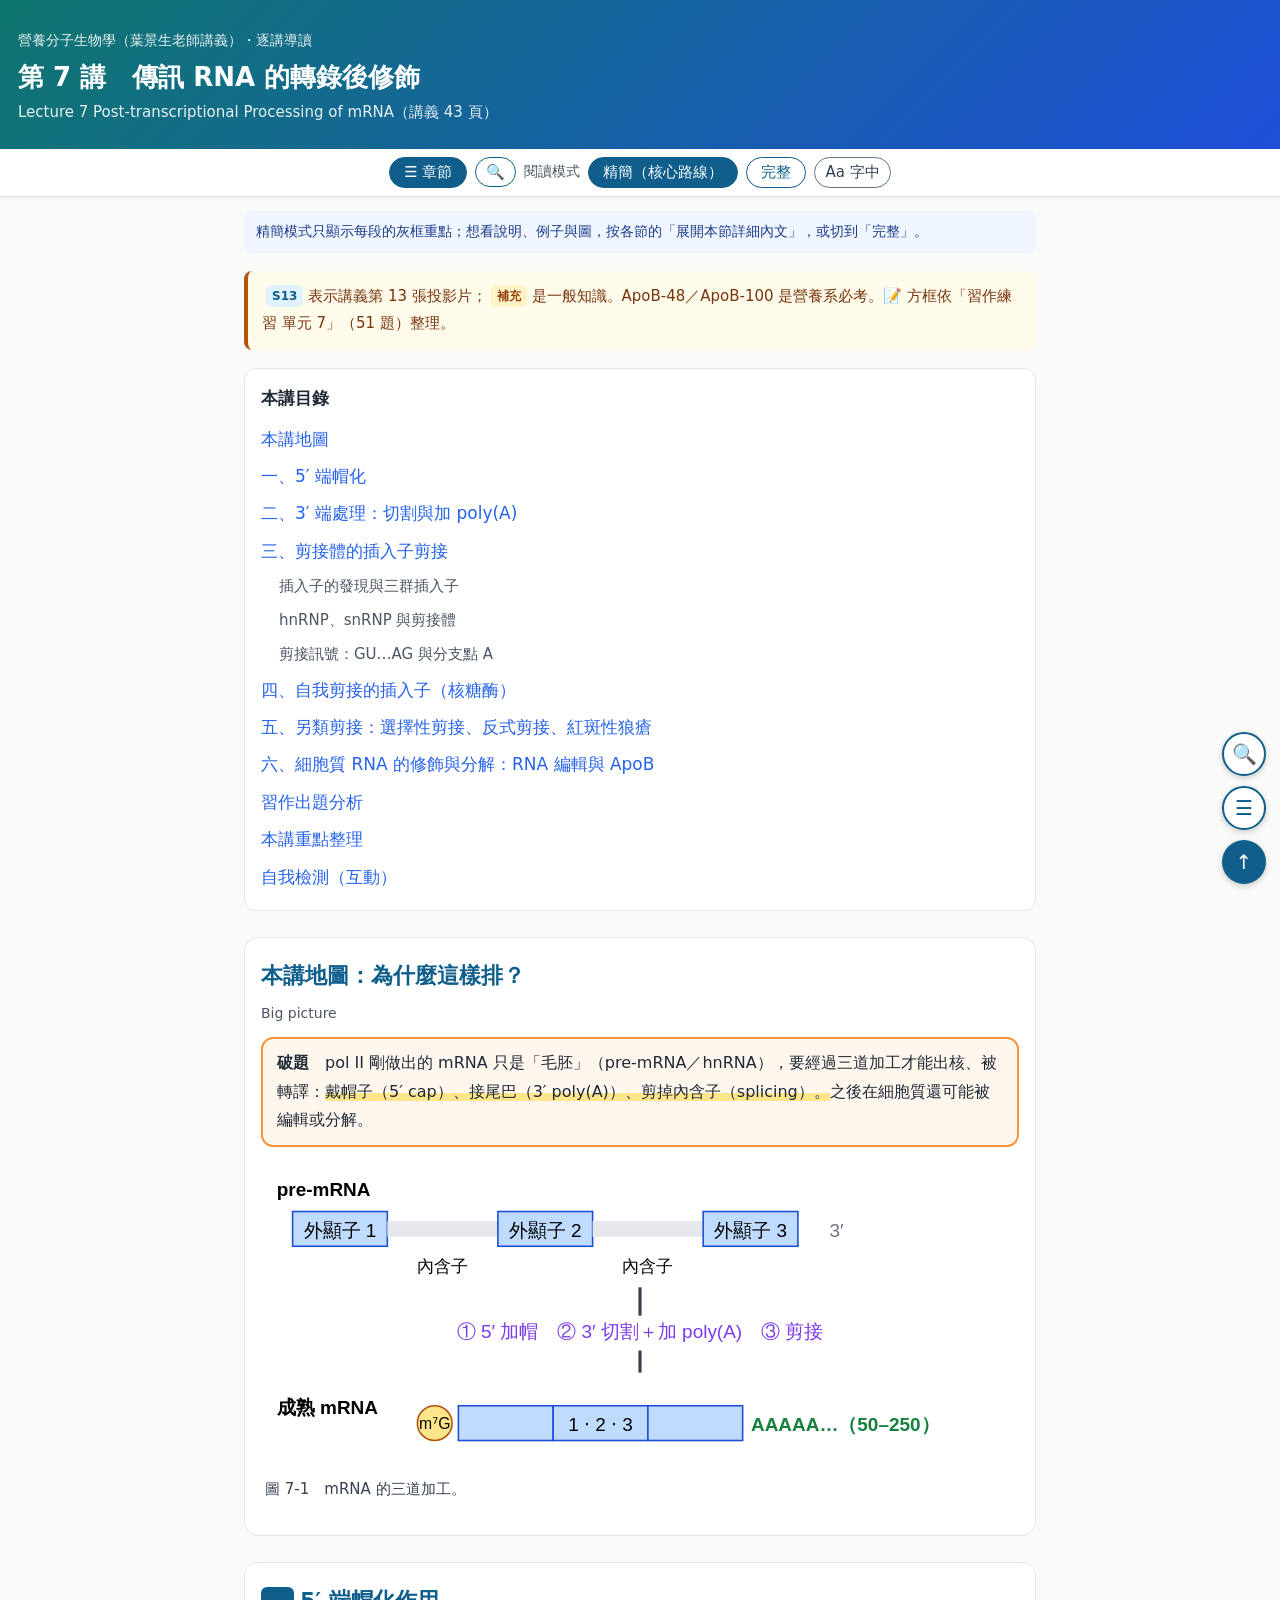
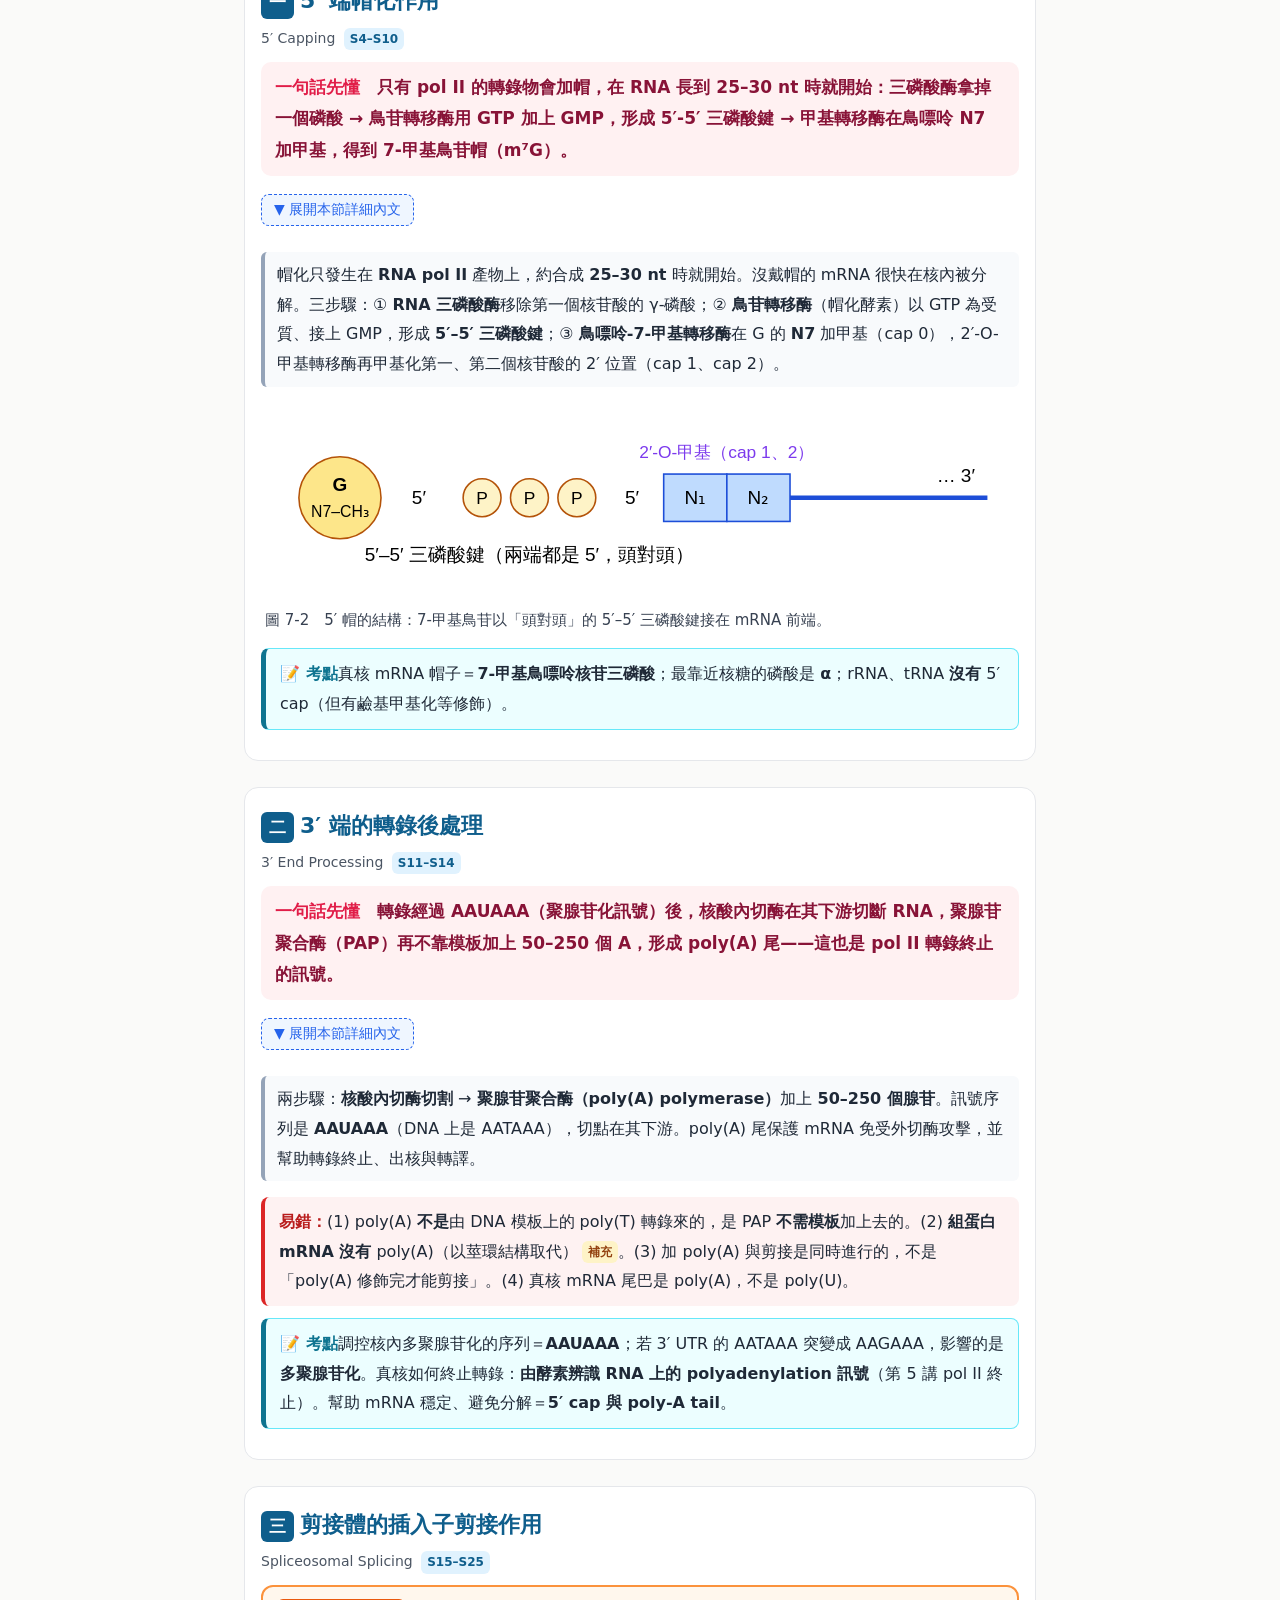
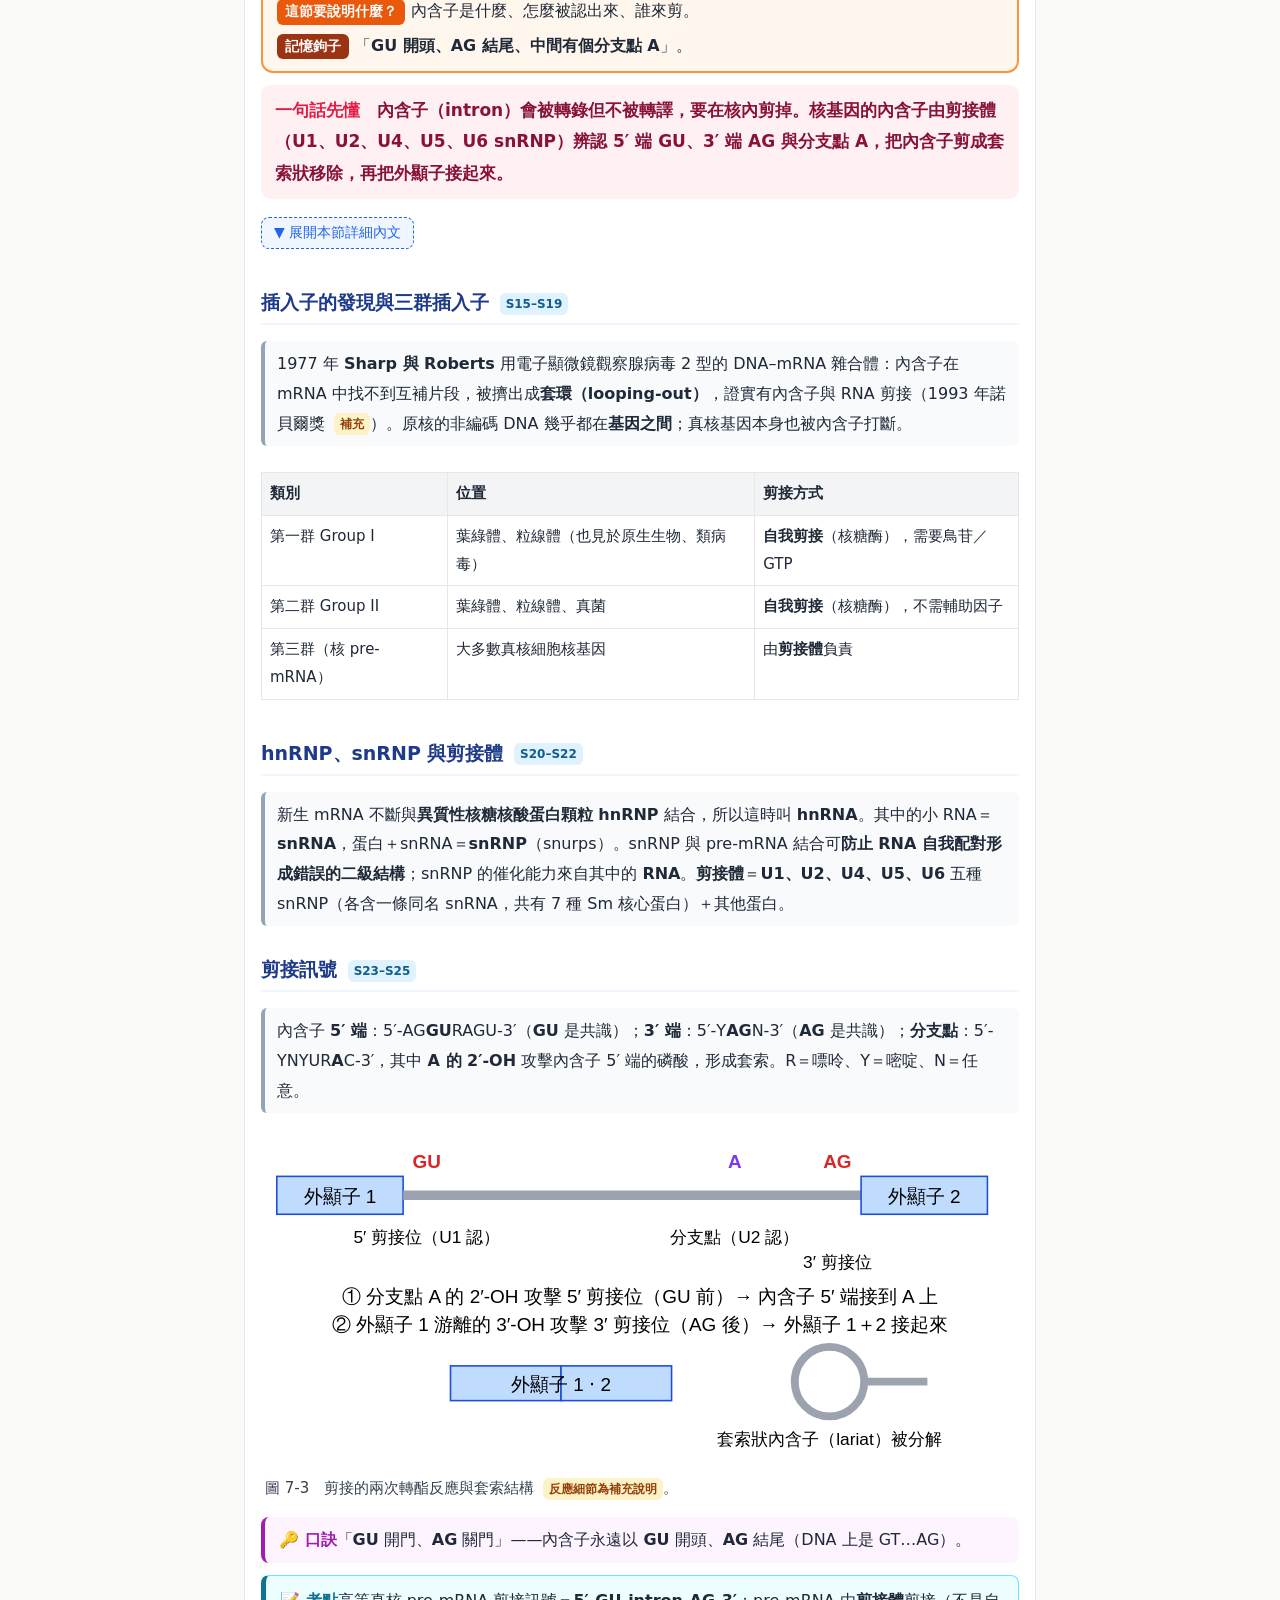
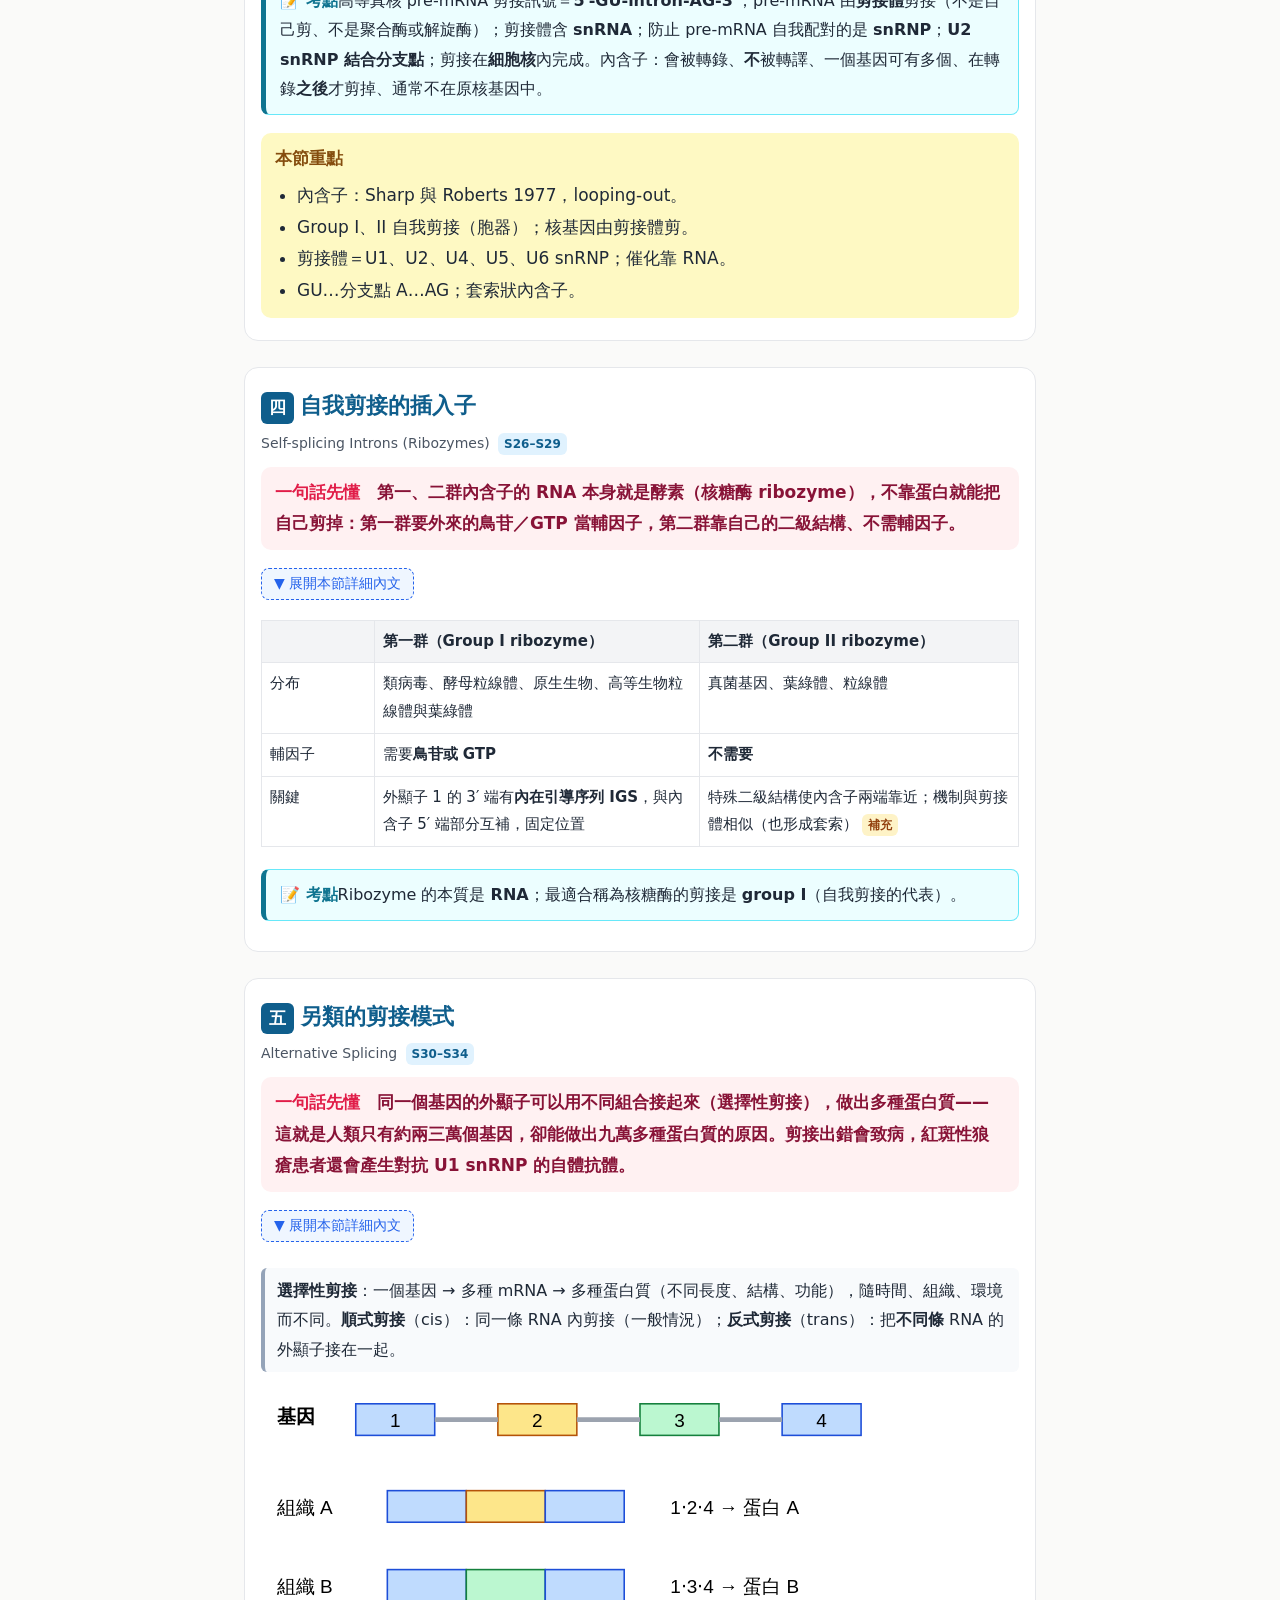
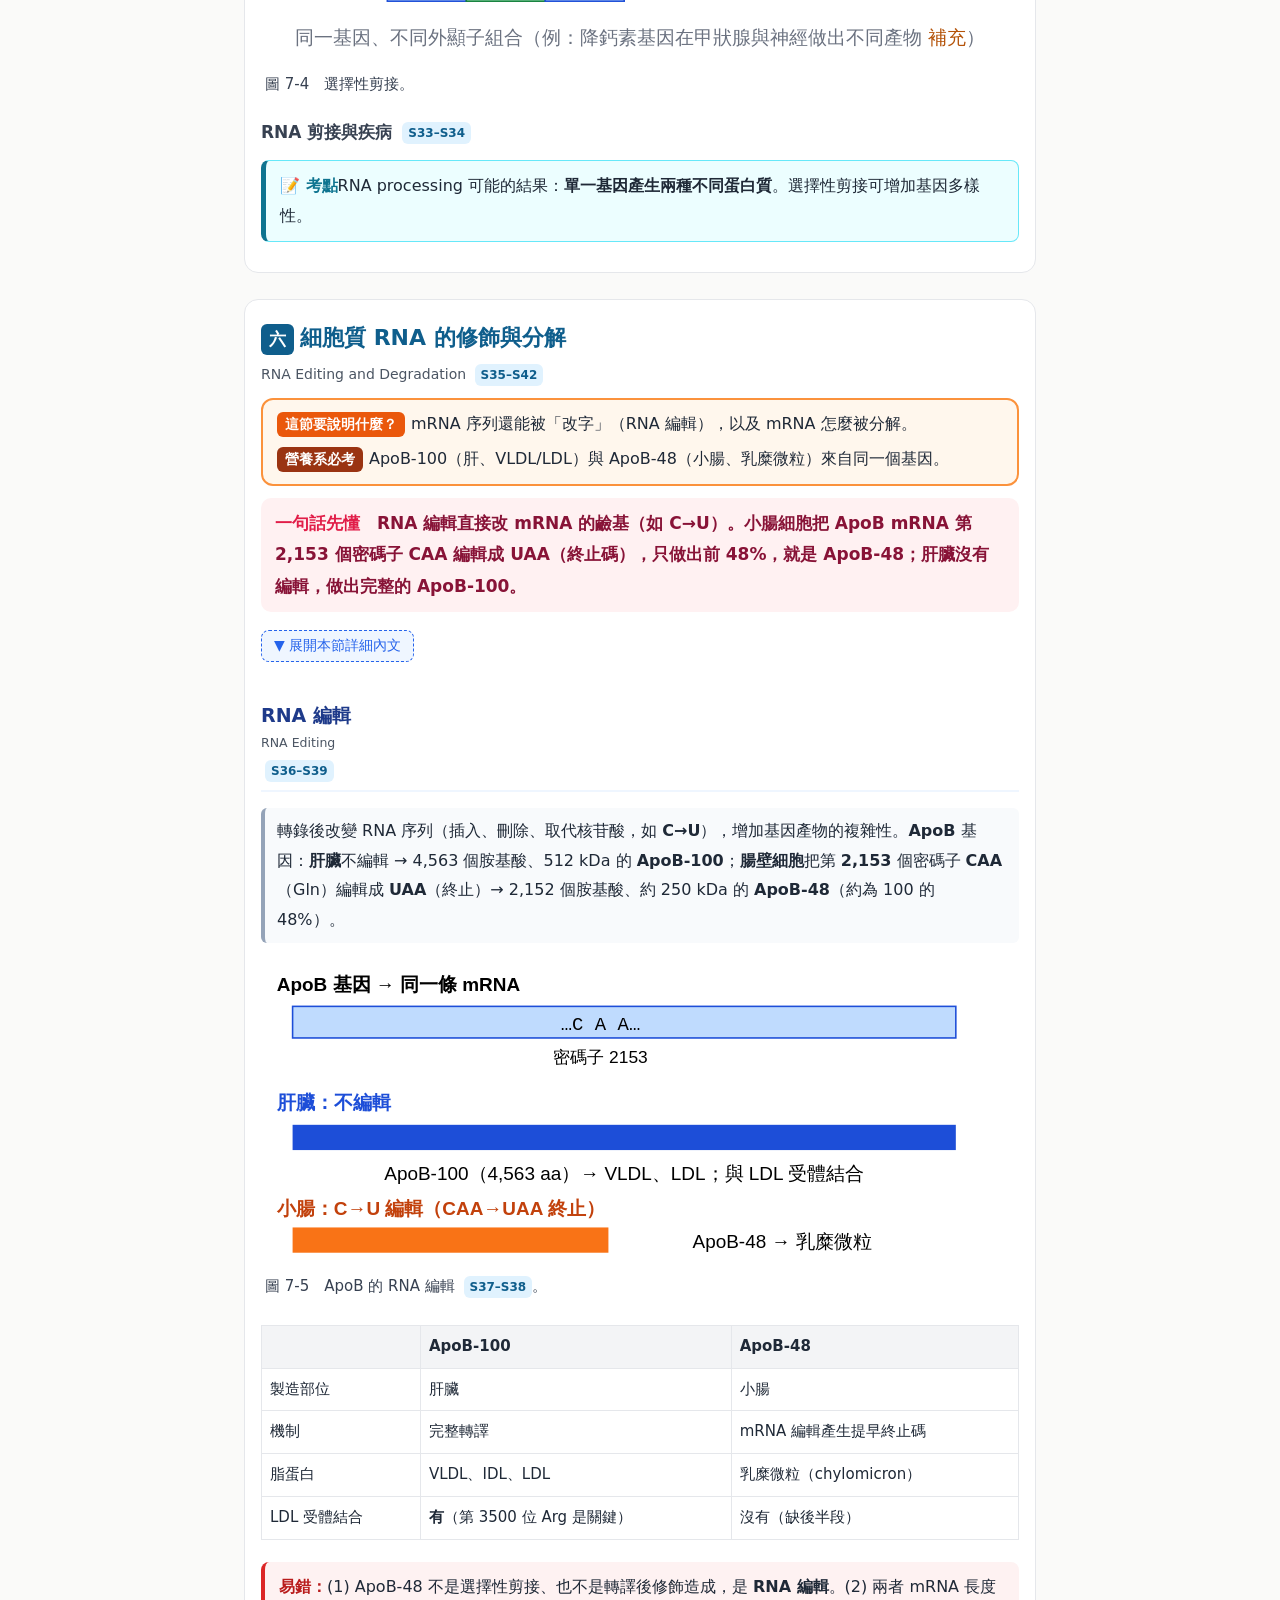
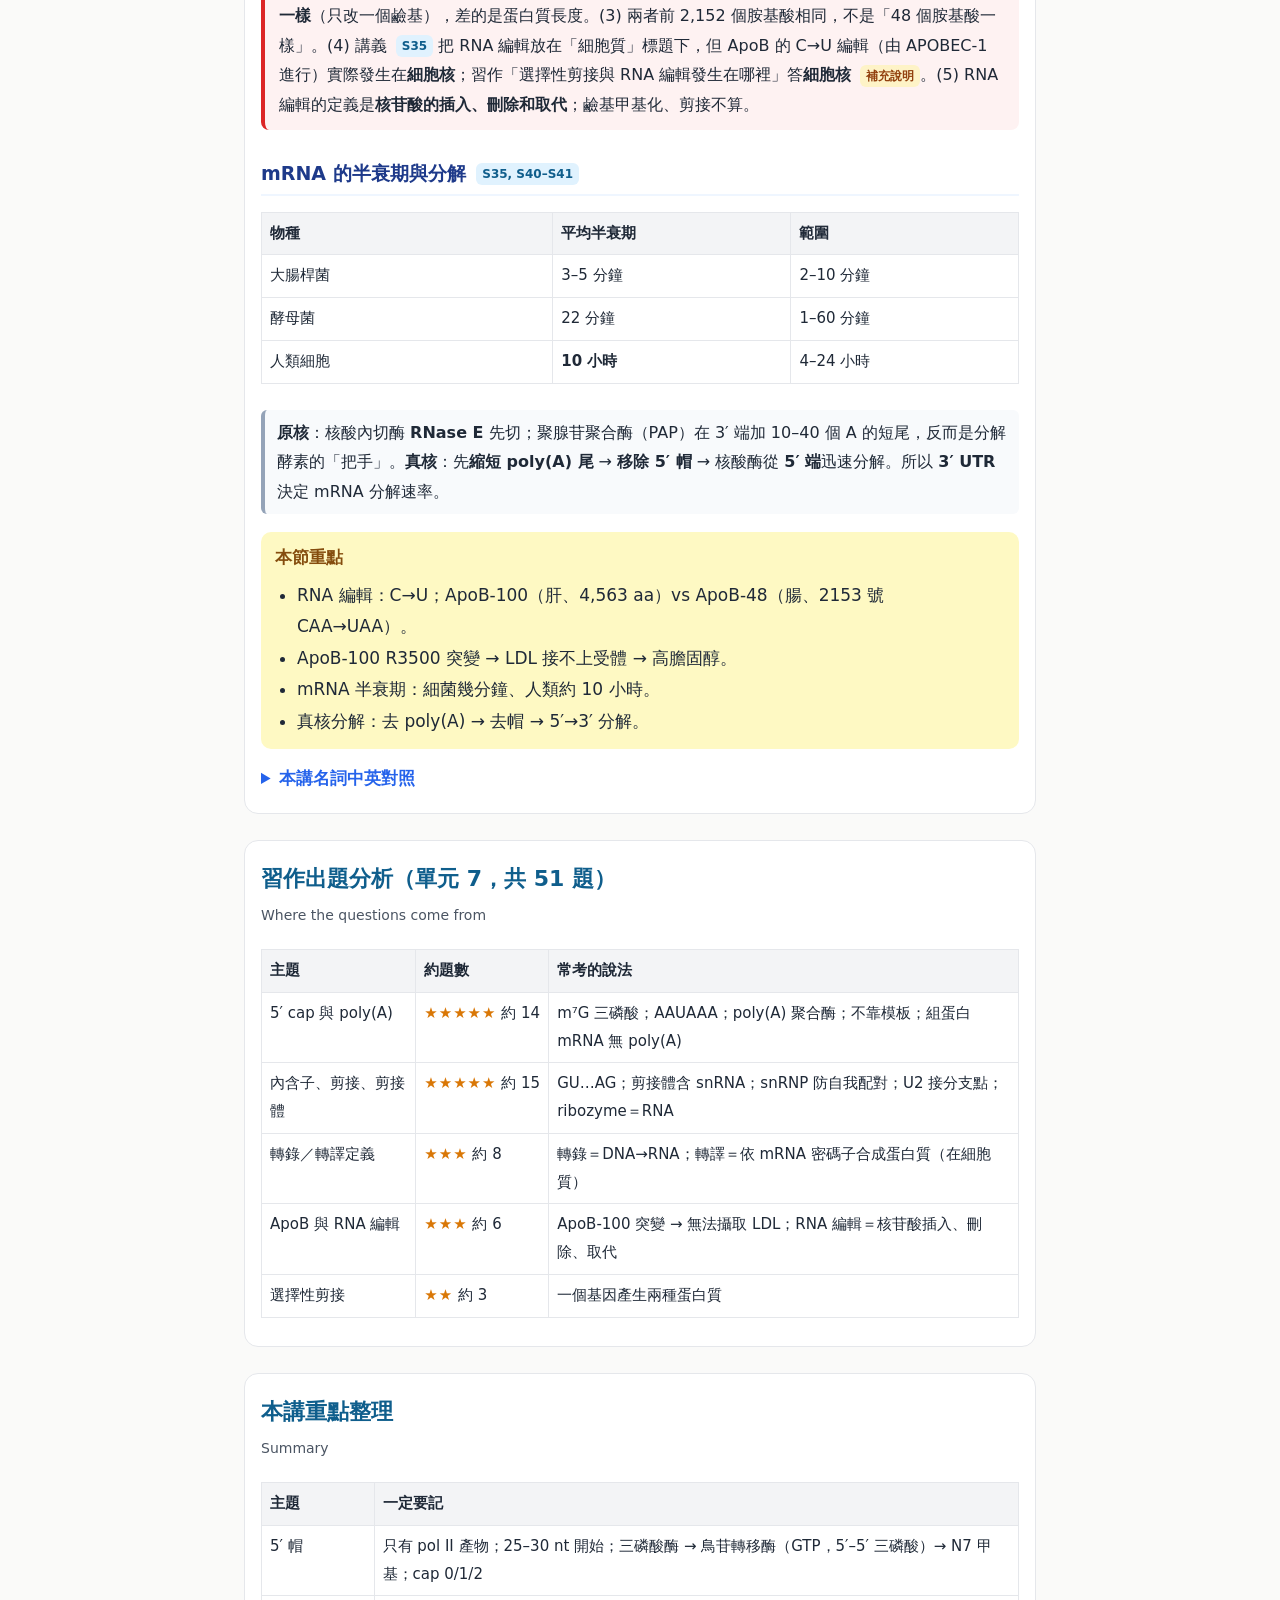
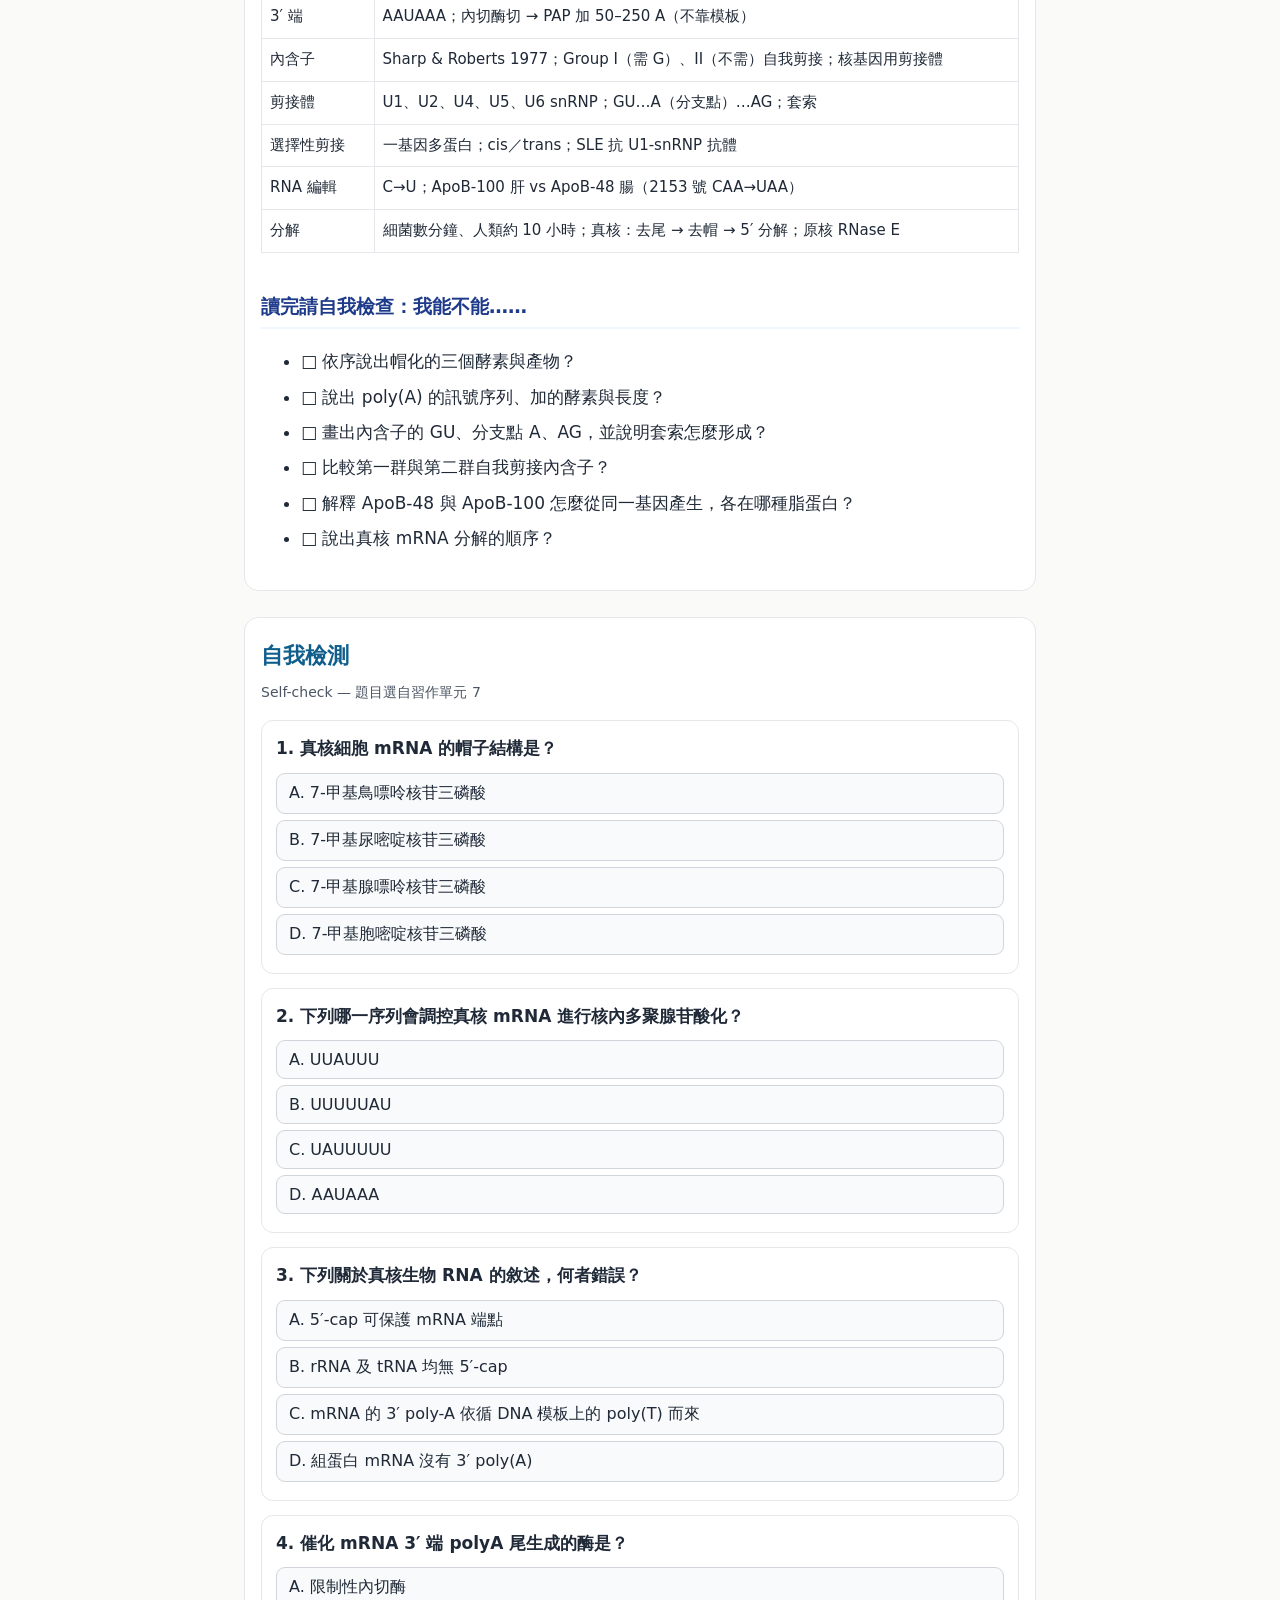
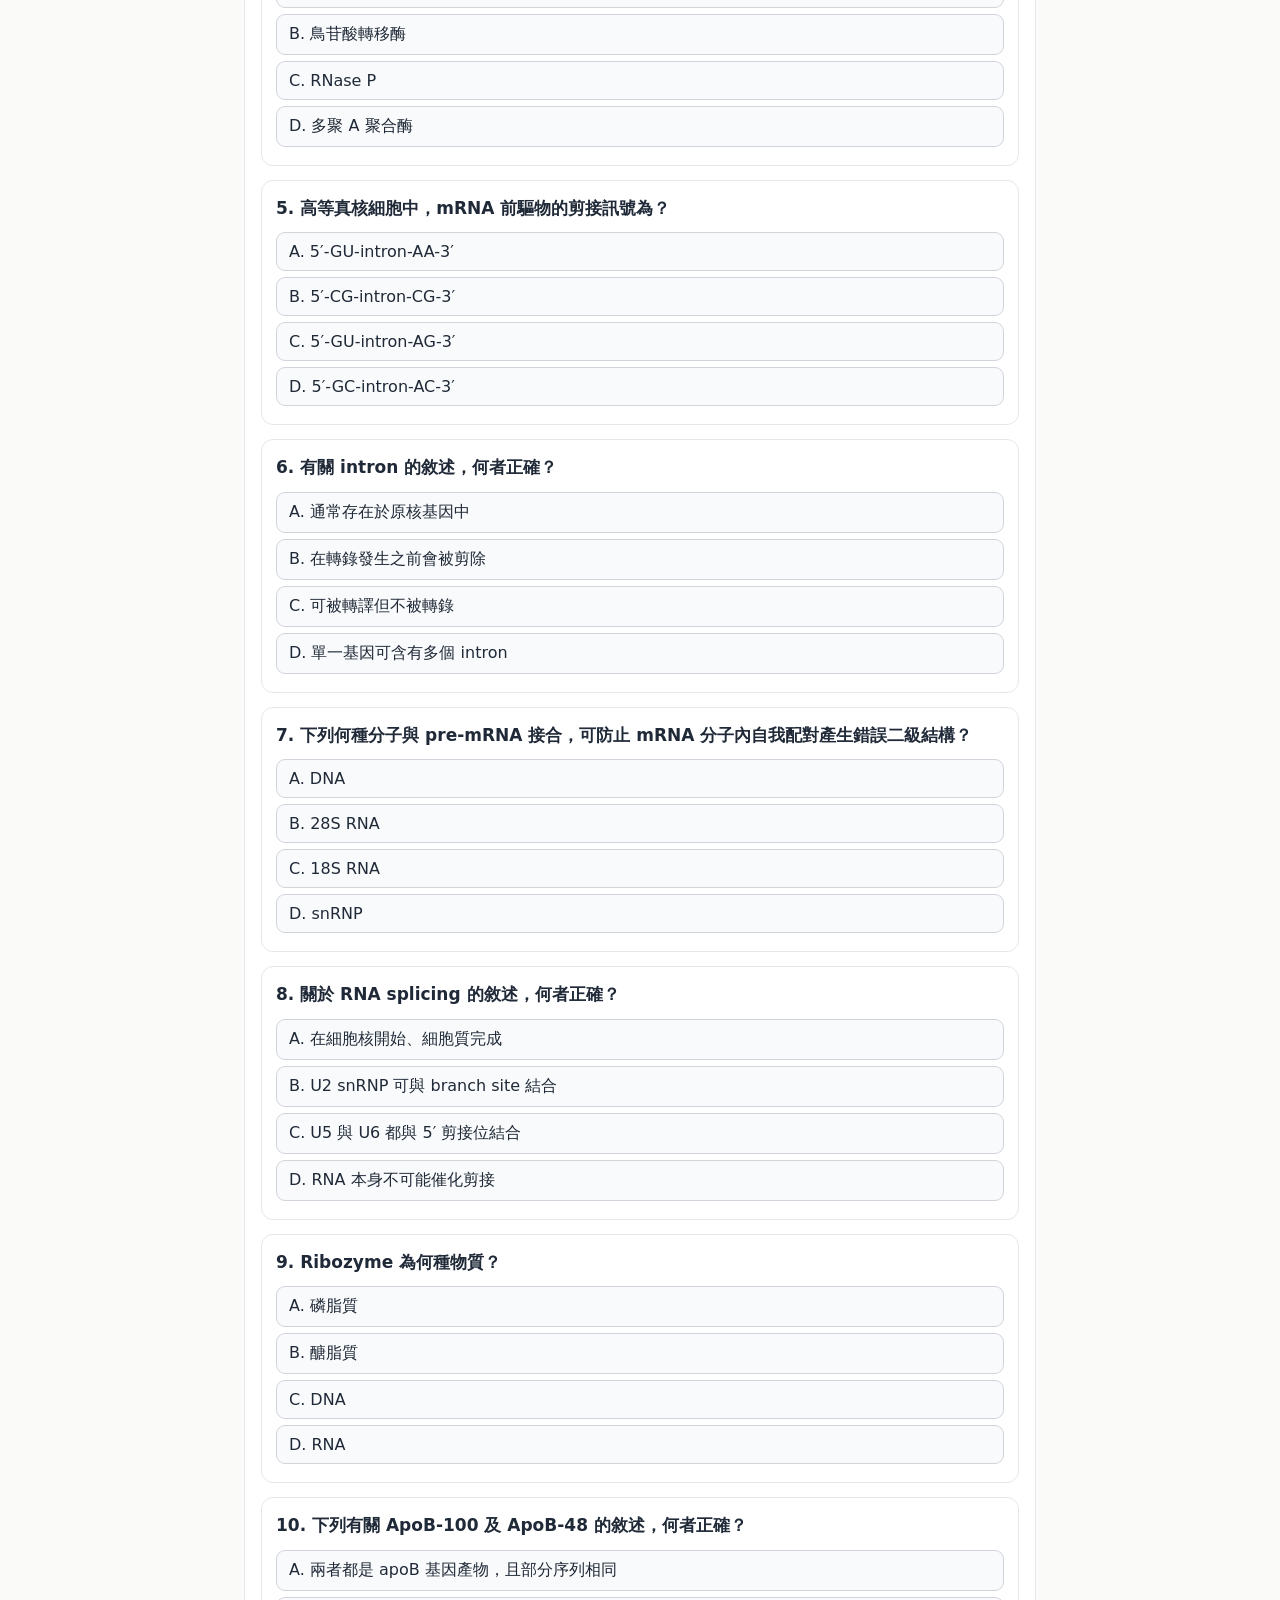
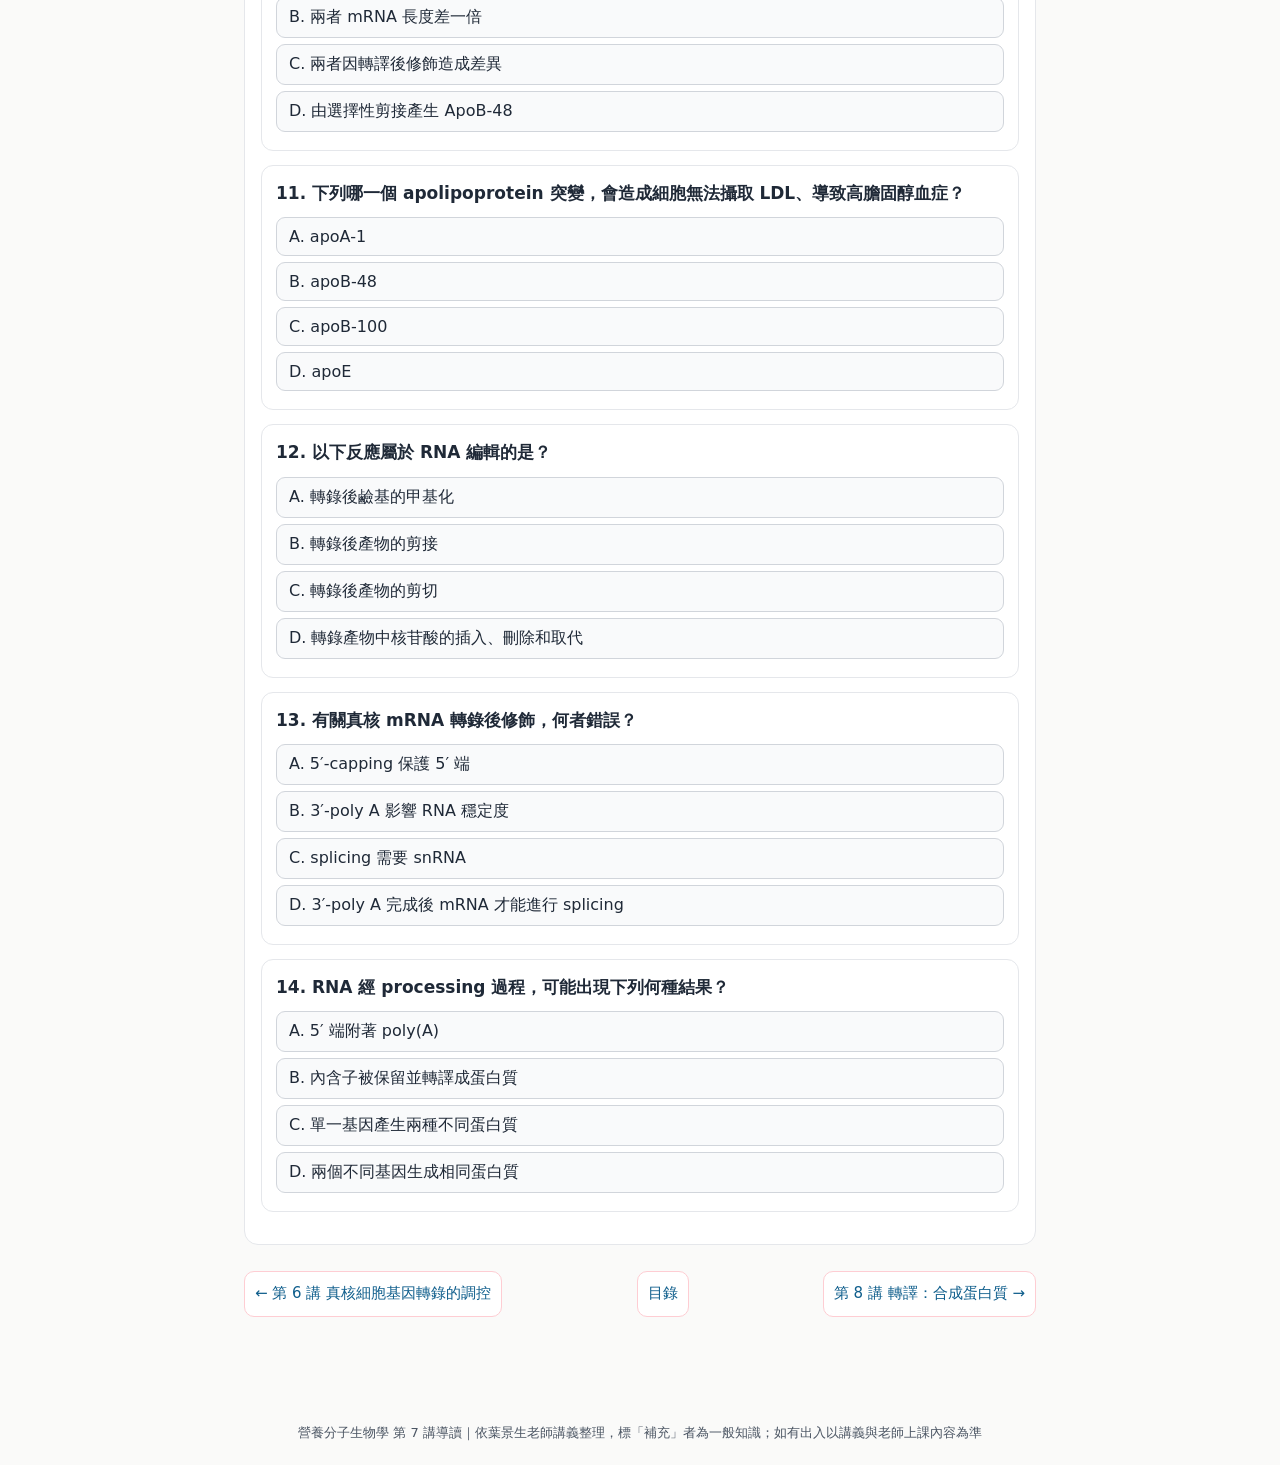
<file: guide/mb_ch07.html>
<!DOCTYPE html>
<html lang="zh-Hant">
<head>
<meta charset="UTF-8">
<meta name="viewport" content="width=device-width, initial-scale=1">
<title>營養分子生物學導讀｜第 7 講 傳訊 RNA 的轉錄後修飾</title>
<link rel="stylesheet" href="mb.css">
</head>
<body id="top" data-ch="7">
<header>
  <div class="book">營養分子生物學（葉景生老師講義）・逐講導讀</div>
  <h1>第 7 講　傳訊 RNA 的轉錄後修飾</h1>
  <div class="en">Lecture 7 Post-transcriptional Processing of mRNA（講義 43 頁）</div>
</header>
<div class="modebar"><span>閱讀模式</span>
  <button id="mBrief" onclick="setMode('brief')">精簡（核心路線）</button>
  <button id="mFull" onclick="setMode('full')">完整</button>
</div>
<main>
<div class="briefhint">精簡模式只顯示每段的灰框重點；想看說明、例子與圖，按各節的「展開本節詳細內文」，或切到「完整」。</div>
<div class="note"><span class="src">S13</span> 表示講義第 13 張投影片；<span class="add">補充</span> 是一般知識。ApoB-48／ApoB-100 是營養系必考。📝 方框依「習作練習 單元 7」（51 題）整理。</div>
<nav class="toc">
  <b>本講目錄</b>
  <a href="#s0">本講地圖</a>
  <a href="#s1">一、5′ 端帽化</a>
  <a href="#s2">二、3′ 端處理：切割與加 poly(A)</a>
  <a href="#s3">三、剪接體的插入子剪接</a>
  <a class="sub" href="#s3a">插入子的發現與三群插入子</a>
  <a class="sub" href="#s3b">hnRNP、snRNP 與剪接體</a>
  <a class="sub" href="#s3c">剪接訊號：GU…AG 與分支點 A</a>
  <a href="#s4">四、自我剪接的插入子（核糖酶）</a>
  <a href="#s5a">五、另類剪接：選擇性剪接、反式剪接、紅斑性狼瘡</a>
  <a href="#s6a">六、細胞質 RNA 的修飾與分解：RNA 編輯與 ApoB</a>
  <a href="#s5">習作出題分析</a>
  <a href="#s6">本講重點整理</a>
  <a href="#s7">自我檢測（互動）</a>
</nav>

<section class="sec" id="s0">
  <h2>本講地圖：為什麼這樣排？</h2>
  <div class="en">Big picture</div>
  <div class="lead"><b>破題</b>　pol II 剛做出的 mRNA 只是「毛胚」（pre-mRNA／hnRNA），要經過三道加工才能出核、被轉譯：<span class="key">戴帽子（5′ cap）、接尾巴（3′ poly(A)）、剪掉內含子（splicing）。</span>之後在細胞質還可能被編輯或分解。</div>
  <figure class="pic"><svg viewBox="0 0 480 190" xmlns="http://www.w3.org/2000/svg" font-family="Noto Sans TC,PingFang TC,Microsoft JhengHei,sans-serif">
    <g font-size="12" text-anchor="middle">
      <text x="10" y="22" text-anchor="start" font-weight="bold">pre-mRNA</text>
      <rect x="20" y="32" width="60" height="22" fill="#bfdbfe" stroke="#1d4ed8"/><text x="50" y="48">外顯子 1</text>
      <rect x="80" y="38" width="70" height="10" fill="#e5e7eb"/><text x="115" y="70" font-size="11">內含子</text>
      <rect x="150" y="32" width="60" height="22" fill="#bfdbfe" stroke="#1d4ed8"/><text x="180" y="48">外顯子 2</text>
      <rect x="210" y="38" width="70" height="10" fill="#e5e7eb"/><text x="245" y="70" font-size="11">內含子</text>
      <rect x="280" y="32" width="60" height="22" fill="#bfdbfe" stroke="#1d4ed8"/><text x="310" y="48">外顯子 3</text>
      <text x="360" y="48" text-anchor="start" fill="#6b7280">3′</text>
      <path d="M240 80 v18" stroke="#374151" stroke-width="2"/>
      <text x="240" y="112" fill="#7c3aed">① 5′ 加帽　② 3′ 切割＋加 poly(A)　③ 剪接</text>
      <path d="M240 120 v14" stroke="#374151" stroke-width="2"/>
      <text x="10" y="160" text-anchor="start" font-weight="bold">成熟 mRNA</text>
      <circle cx="110" cy="166" r="11" fill="#fde68a" stroke="#b45309"/><text x="110" y="170" font-size="10">m⁷G</text>
      <rect x="125" y="155" width="60" height="22" fill="#bfdbfe" stroke="#1d4ed8"/><rect x="185" y="155" width="60" height="22" fill="#bfdbfe" stroke="#1d4ed8"/><rect x="245" y="155" width="60" height="22" fill="#bfdbfe" stroke="#1d4ed8"/>
      <text x="215" y="171">1 ‧ 2 ‧ 3</text>
      <text x="370" y="171" fill="#15803d" font-weight="bold">AAAAA…（50–250）</text>
    </g>
  </svg><figcaption>圖 7-1　mRNA 的三道加工。</figcaption></figure>
</section>

<!-- ============ 一 ============ -->
<section class="sec det" id="s1">
  <h2><span class="no">一</span>5′ 端帽化作用</h2>
  <div class="en">5′ Capping <span class="src">S4–S10</span></div>
  <div class="oneline">只有 pol II 的轉錄物會加帽，在 RNA 長到 25–30 nt 時就開始：三磷酸酶拿掉一個磷酸 → 鳥苷轉移酶用 GTP 加上 GMP，形成 5′-5′ 三磷酸鍵 → 甲基轉移酶在鳥嘌呤 N7 加甲基，得到 7-甲基鳥苷帽（m⁷G）。</div>
<div class="bridge">第 5 講最後提到：pol II 延伸時，CTD 尾巴上已經坐著加帽酵素和剪接因子，RNA 一邊被做出來就一邊被加工。第 7 講把這些加工逐一拆開，依「發生的先後」排列：最先開始的是 5′ 帽（RNA 才 25–30 nt 就加上），接著是轉錄末端的 3′ 處理，剪接則貫穿整個過程。為什麼一定要加工？因為真核 mRNA 要<b>離開細胞核</b>、在細胞質存活好幾小時並被核糖體認得，原核 mRNA 不需要出核，所以幾乎不加工 <span class="add">補充</span>。</div>
  <p class="core">帽化只發生在 <b>RNA pol II</b> 產物上，約合成 <b>25–30 nt</b> 時就開始。沒戴帽的 mRNA 很快在核內被分解。三步驟：① <b>RNA 三磷酸酶</b>移除第一個核苷酸的 γ-磷酸；② <b>鳥苷轉移酶</b>（帽化酵素）以 GTP 為受質、接上 GMP，形成 <b>5′–5′ 三磷酸鍵</b>；③ <b>鳥嘌呤-7-甲基轉移酶</b>在 G 的 <b>N7</b> 加甲基（cap 0），2′-O-甲基轉移酶再甲基化第一、第二個核苷酸的 2′ 位置（cap 1、cap 2）。</p>
  <figure class="pic"><svg viewBox="0 0 480 120" xmlns="http://www.w3.org/2000/svg" font-family="Noto Sans TC,PingFang TC,Microsoft JhengHei,sans-serif">
    <g font-size="12" text-anchor="middle">
      <circle cx="50" cy="60" r="26" fill="#fde68a" stroke="#b45309"/><text x="50" y="56" font-weight="bold">G</text><text x="50" y="72" font-size="10">N7–CH₃</text>
      <text x="100" y="64">5′</text>
      <circle cx="140" cy="60" r="12" fill="#fef3c7" stroke="#b45309"/><text x="140" y="64" font-size="11">P</text>
      <circle cx="170" cy="60" r="12" fill="#fef3c7" stroke="#b45309"/><text x="170" y="64" font-size="11">P</text>
      <circle cx="200" cy="60" r="12" fill="#fef3c7" stroke="#b45309"/><text x="200" y="64" font-size="11">P</text>
      <text x="235" y="64">5′</text>
      <rect x="255" y="45" width="40" height="30" fill="#bfdbfe" stroke="#1d4ed8"/><text x="275" y="64">N₁</text>
      <rect x="295" y="45" width="40" height="30" fill="#bfdbfe" stroke="#1d4ed8"/><text x="315" y="64">N₂</text>
      <line x1="335" y1="60" x2="460" y2="60" stroke="#1d4ed8" stroke-width="3"/><text x="440" y="50">… 3′</text>
      <text x="170" y="100">5′–5′ 三磷酸鍵（兩端都是 5′，頭對頭）</text>
      <text x="295" y="35" font-size="11" fill="#7c3aed">2′-O-甲基（cap 1、2）</text>
    </g>
  </svg><figcaption>圖 7-2　5′ 帽的結構：7-甲基鳥苷以「頭對頭」的 5′–5′ 三磷酸鍵接在 mRNA 前端。</figcaption></figure>
  <div class="eg"><b class="t">帽子的功能：</b>保護 5′ 端不被外切酶分解、幫助出核、讓核糖體在轉譯時認得 mRNA 的開頭（第 8 講）。</div>
  <div class="exam"><b class="t">考點</b>真核 mRNA 帽子＝<b>7-甲基鳥嘌呤核苷三磷酸</b>；最靠近核糖的磷酸是 <b>α</b>；rRNA、tRNA <b>沒有</b> 5′ cap（但有鹼基甲基化等修飾）。</div>
</section>

<!-- ============ 二 ============ -->
<section class="sec det" id="s2">
  <h2><span class="no">二</span>3′ 端的轉錄後處理</h2>
  <div class="en">3′ End Processing <span class="src">S11–S14</span></div>
  <div class="oneline">轉錄經過 AAUAAA（聚腺苷化訊號）後，核酸內切酶在其下游切斷 RNA，聚腺苷聚合酶（PAP）再不靠模板加上 50–250 個 A，形成 poly(A) 尾——這也是 pol II 轉錄終止的訊號。</div>
<div class="bridge">5′ 端戴好帽子，3′ 端也要有保護。第 5 講說 pol II 的終止和 3′ 端處理綁在一起——這裡就是細節：先切、再加尾巴。</div>
  <p class="core">兩步驟：<b>核酸內切酶切割</b> → <b>聚腺苷聚合酶（poly(A) polymerase）</b>加上 <b>50–250 個腺苷</b>。訊號序列是 <b>AAUAAA</b>（DNA 上是 AATAAA），切點在其下游。poly(A) 尾保護 mRNA 免受外切酶攻擊，並幫助轉錄終止、出核與轉譯。</p>
  <div class="warn"><b class="t">易錯：</b>(1) poly(A) <b>不是</b>由 DNA 模板上的 poly(T) 轉錄來的，是 PAP <b>不需模板</b>加上去的。(2) <b>組蛋白 mRNA 沒有</b> poly(A)（以莖環結構取代）<span class="add">補充</span>。(3) 加 poly(A) 與剪接是同時進行的，不是「poly(A) 修飾完才能剪接」。(4) 真核 mRNA 尾巴是 poly(A)，不是 poly(U)。</div>
  <div class="exam"><b class="t">考點</b>調控核內多聚腺苷化的序列＝<b>AAUAAA</b>；若 3′ UTR 的 AATAAA 突變成 AAGAAA，影響的是<b>多聚腺苷化</b>。真核如何終止轉錄：<b>由酵素辨識 RNA 上的 polyadenylation 訊號</b>（第 5 講 pol II 終止）。幫助 mRNA 穩定、避免分解＝<b>5′ cap 與 poly-A tail</b>。</div>
</section>

<!-- ============ 三 ============ -->
<section class="sec det" id="s3">
  <h2><span class="no">三</span>剪接體的插入子剪接作用</h2>
  <div class="en">Spliceosomal Splicing <span class="src">S15–S25</span></div>
  <div class="lead"><div><span class="lt">這節要說明什麼？</span>內含子是什麼、怎麼被認出來、誰來剪。</div><div><span class="lt lt2">記憶鉤子</span>「<b>GU 開頭、AG 結尾、中間有個分支點 A</b>」。</div></div>
  <div class="oneline">內含子（intron）會被轉錄但不被轉譯，要在核內剪掉。核基因的內含子由剪接體（U1、U2、U4、U5、U6 snRNP）辨認 5′ 端 GU、3′ 端 AG 與分支點 A，把內含子剪成套索狀移除，再把外顯子接起來。</div>
<div class="bridge">頭尾保護好之後，最大的工程是中間的剪接。第 1 講的習作題提過「真核基因的編碼區會被內含子打斷」，第 5 講的基因結構圖 <span class="src">S3</span> 也畫了外顯子與內含子；這裡正式說明內含子是怎麼被發現、又是怎麼被剪掉的。</div>

  <h3 id="s3a">插入子的發現與三群插入子 <span class="src">S15–S19</span></h3>
  <p class="core">1977 年 <b>Sharp 與 Roberts</b> 用電子顯微鏡觀察腺病毒 2 型的 DNA–mRNA 雜合體：內含子在 mRNA 中找不到互補片段，被擠出成<b>套環（looping-out）</b>，證實有內含子與 RNA 剪接（1993 年諾貝爾獎 <span class="add">補充</span>）。原核的非編碼 DNA 幾乎都在<b>基因之間</b>；真核基因本身也被內含子打斷。</p>
  <p>內含子的發現在當時很令人意外：大家原本以為基因和 mRNA 是連續一對一對應（細菌就是這樣），沒想到真核基因中間夾著大段不編碼的序列，而且常常比外顯子還長；人類基因平均有約 8 個內含子 <span class="add">補充</span>。三群內含子的差別在「誰負責剪」：第一、二群的 RNA 自己就能剪（下一節），核基因的則交給剪接體。</p>
  <div class="tblwrap"><table>
    <tr><th>類別</th><th>位置</th><th>剪接方式</th></tr>
    <tr><td>第一群 Group I</td><td>葉綠體、粒線體（也見於原生生物、類病毒）</td><td><b>自我剪接</b>（核糖酶），需要鳥苷／GTP</td></tr>
    <tr><td>第二群 Group II</td><td>葉綠體、粒線體、真菌</td><td><b>自我剪接</b>（核糖酶），不需輔助因子</td></tr>
    <tr><td>第三群（核 pre-mRNA）</td><td>大多數真核細胞核基因</td><td>由<b>剪接體</b>負責</td></tr>
  </table></div>
  <div class="eg"><b class="t">實驗示意：</b>把 mRNA（已剪好）和原本的 DNA 單股配對：外顯子一一配上，內含子在 mRNA 裡找不到對象，只好在 DNA 上鼓成一個個環——環的數目就是內含子數。</div>

  <div class="bridge">知道內含子有三群、核基因由剪接體負責之後，簡報接著介紹剪接體是由什麼組成的。這裡會用到第 1 講的 snRNA——它就是剪接體的核心。</div>
<h3 id="s3b">hnRNP、snRNP 與剪接體 <span class="src">S20–S22</span></h3>
  <p class="core">新生 mRNA 不斷與<b>異質性核糖核酸蛋白顆粒 hnRNP</b> 結合，所以這時叫 <b>hnRNA</b>。其中的小 RNA＝<b>snRNA</b>，蛋白＋snRNA＝<b>snRNP</b>（snurps）。snRNP 與 pre-mRNA 結合可<b>防止 RNA 自我配對形成錯誤的二級結構</b>；snRNP 的催化能力來自其中的 <b>RNA</b>。<b>剪接體</b>＝<b>U1、U2、U4、U5、U6</b> 五種 snRNP（各含一條同名 snRNA，共有 7 種 Sm 核心蛋白）＋其他蛋白。</p>
  <p>名稱很多，但關係很簡單：剛轉錄出來、還沒加工好的 mRNA＝hnRNA（異質性核 RNA，因長短不一而得名）；它一出來就被很多蛋白包住，合稱 hnRNP。剪接用的小 RNA＝snRNA，每條 snRNA 和幾個蛋白組成一個 snRNP；五種 snRNP（U1、U2、U4、U5、U6）加上其他蛋白，在內含子上組裝成一部大機器＝剪接體。snRNA 的工作是用鹼基配對認出內含子的記號，並親自催化切斷與連接。</p>

  <div class="bridge">剪接體要剪得精準，差一個鹼基就會造成移碼（第 3 講）。所以內含子兩端和中間都有固定的「記號」讓剪接體辨認。</div>
<h3 id="s3c">剪接訊號 <span class="src">S23–S25</span></h3>
  <p class="core">內含子 <b>5′ 端</b>：5′-AG<b>GU</b>RAGU-3′（<b>GU</b> 是共識）；<b>3′ 端</b>：5′-Y<b>AG</b>N-3′（<b>AG</b> 是共識）；<b>分支點</b>：5′-YNYUR<b>A</b>C-3′，其中 <b>A 的 2′-OH</b> 攻擊內含子 5′ 端的磷酸，形成套索。R＝嘌呤、Y＝嘧啶、N＝任意。</p>
  <figure class="pic"><svg viewBox="0 0 480 210" xmlns="http://www.w3.org/2000/svg" font-family="Noto Sans TC,PingFang TC,Microsoft JhengHei,sans-serif">
    <g font-size="12" text-anchor="middle">
      <rect x="10" y="30" width="80" height="24" fill="#bfdbfe" stroke="#1d4ed8"/><text x="50" y="47">外顯子 1</text>
      <line x1="90" y1="42" x2="380" y2="42" stroke="#9ca3af" stroke-width="6"/>
      <rect x="380" y="30" width="80" height="24" fill="#bfdbfe" stroke="#1d4ed8"/><text x="420" y="47">外顯子 2</text>
      <text x="105" y="25" font-weight="bold" fill="#dc2626">GU</text><text x="300" y="25" font-weight="bold" fill="#7c3aed">A</text><text x="365" y="25" font-weight="bold" fill="#dc2626">AG</text>
      <text x="105" y="72" font-size="11">5′ 剪接位（U1 認）</text><text x="300" y="72" font-size="11">分支點（U2 認）</text><text x="365" y="88" font-size="11">3′ 剪接位</text>
      <text x="240" y="110">① 分支點 A 的 2′-OH 攻擊 5′ 剪接位（GU 前）→ 內含子 5′ 端接到 A 上</text>
      <text x="240" y="128">② 外顯子 1 游離的 3′-OH 攻擊 3′ 剪接位（AG 後）→ 外顯子 1＋2 接起來</text>
      <rect x="120" y="150" width="70" height="22" fill="#bfdbfe" stroke="#1d4ed8"/><rect x="190" y="150" width="70" height="22" fill="#bfdbfe" stroke="#1d4ed8"/><text x="190" y="166">外顯子 1 ‧ 2</text>
      <circle cx="360" cy="160" r="22" fill="none" stroke="#9ca3af" stroke-width="5"/><path d="M382 160 h40" stroke="#9ca3af" stroke-width="5"/><text x="360" y="200" font-size="11">套索狀內含子（lariat）被分解</text>
    </g>
  </svg><figcaption>圖 7-3　剪接的兩次轉酯反應與套索結構 <span class="add">反應細節為補充說明</span>。</figcaption></figure>
  <div class="mn"><b class="t">口訣</b>「<b>GU</b> 開門、<b>AG</b> 關門」——內含子永遠以 <b>GU</b> 開頭、<b>AG</b> 結尾（DNA 上是 GT…AG）。</div>
  <div class="exam"><b class="t">考點</b>高等真核 pre-mRNA 剪接訊號＝<b>5′-GU-intron-AG-3′</b>；pre-mRNA 由<b>剪接體</b>剪接（不是自己剪、不是聚合酶或解旋酶）；剪接體含 <b>snRNA</b>；防止 pre-mRNA 自我配對的是 <b>snRNP</b>；<b>U2 snRNP 結合分支點</b>；剪接在<b>細胞核</b>內完成。內含子：會被轉錄、<b>不</b>被轉譯、一個基因可有多個、在轉錄<b>之後</b>才剪掉、通常不在原核基因中。</div>
  <div class="sum"><b class="t">本節重點</b><ul>
    <li>內含子：Sharp 與 Roberts 1977，looping-out。</li>
    <li>Group I、II 自我剪接（胞器）；核基因由剪接體剪。</li>
    <li>剪接體＝U1、U2、U4、U5、U6 snRNP；催化靠 RNA。</li>
    <li>GU…分支點 A…AG；套索狀內含子。</li>
  </ul></div>
</section>

<!-- ============ 四 ============ -->
<section class="sec det" id="s4">
  <h2><span class="no">四</span>自我剪接的插入子</h2>
  <div class="en">Self-splicing Introns (Ribozymes) <span class="src">S26–S29</span></div>
  <div class="oneline">第一、二群內含子的 RNA 本身就是酵素（核糖酶 ribozyme），不靠蛋白就能把自己剪掉：第一群要外來的鳥苷／GTP 當輔因子，第二群靠自己的二級結構、不需輔因子。</div>
<div class="bridge">前一節說 snRNP 的催化能力其實來自它的 RNA。這一節更進一步：有些內含子連剪接體都不用，<b>自己就能把自己剪掉</b>。這是簡報在三群內含子分類（第三節開頭）預告過的第一、二群。</div>
  <div class="tblwrap"><table>
    <tr><th></th><th>第一群（Group I ribozyme）</th><th>第二群（Group II ribozyme）</th></tr>
    <tr><td>分布</td><td>類病毒、酵母粒線體、原生生物、高等生物粒線體與葉綠體</td><td>真菌基因、葉綠體、粒線體</td></tr>
    <tr><td>輔因子</td><td>需要<b>鳥苷或 GTP</b></td><td><b>不需要</b></td></tr>
    <tr><td>關鍵</td><td>外顯子 1 的 3′ 端有<b>內在引導序列 IGS</b>，與內含子 5′ 端部分互補，固定位置</td><td>特殊二級結構使內含子兩端靠近；機制與剪接體相似（也形成套索）<span class="add">補充</span></td></tr>
  </table></div>
  <div class="eg"><b class="t">意義：</b>核糖酶證明 RNA 不只能攜帶訊息，也能催化反應（Cech 與 Altman，1989 年諾貝爾化學獎 <span class="add">補充</span>）。這支持「RNA 世界」假說——生命早期可能由 RNA 同時擔任遺傳物質與酵素。第 1 講的 rRNA 催化胜肽鍵也是一例。</div>
  <div class="exam"><b class="t">考點</b>Ribozyme 的本質是 <b>RNA</b>；最適合稱為核糖酶的剪接是 <b>group I</b>（自我剪接的代表）。</div>
</section>

<!-- ============ 五 ============ -->
<section class="sec det" id="s5a">
  <h2><span class="no">五</span>另類的剪接模式</h2>
  <div class="en">Alternative Splicing <span class="src">S30–S34</span></div>
  <div class="oneline">同一個基因的外顯子可以用不同組合接起來（選擇性剪接），做出多種蛋白質——這就是人類只有約兩三萬個基因，卻能做出九萬多種蛋白質的原因。剪接出錯會致病，紅斑性狼瘡患者還會產生對抗 U1 snRNP 的自體抗體。</div>
<div class="bridge">既然剪接要「選」哪些片段留下，就有機會選得不一樣。這一節說明剪接不只是清除內含子，也是增加蛋白質種類的工具；最後再談剪接出錯時造成的疾病。</div>
  <p class="core"><b>選擇性剪接</b>：一個基因 → 多種 mRNA → 多種蛋白質（不同長度、結構、功能），隨時間、組織、環境而不同。<b>順式剪接</b>（cis）：同一條 RNA 內剪接（一般情況）；<b>反式剪接</b>（trans）：把<b>不同條</b> RNA 的外顯子接在一起。</p>
  <figure class="pic"><svg viewBox="0 0 480 170" xmlns="http://www.w3.org/2000/svg" font-family="Noto Sans TC,PingFang TC,Microsoft JhengHei,sans-serif">
    <g font-size="12" text-anchor="middle">
      <text x="10" y="22" text-anchor="start" font-weight="bold">基因</text>
      <g><rect x="60" y="10" width="50" height="20" fill="#bfdbfe" stroke="#1d4ed8"/><text x="85" y="25">1</text>
      <rect x="150" y="10" width="50" height="20" fill="#fde68a" stroke="#b45309"/><text x="175" y="25">2</text>
      <rect x="240" y="10" width="50" height="20" fill="#bbf7d0" stroke="#15803d"/><text x="265" y="25">3</text>
      <rect x="330" y="10" width="50" height="20" fill="#bfdbfe" stroke="#1d4ed8"/><text x="355" y="25">4</text>
      <line x1="110" y1="20" x2="150" y2="20" stroke="#9ca3af" stroke-width="3"/><line x1="200" y1="20" x2="240" y2="20" stroke="#9ca3af" stroke-width="3"/><line x1="290" y1="20" x2="330" y2="20" stroke="#9ca3af" stroke-width="3"/></g>
      <text x="10" y="80" text-anchor="start">組織 A</text>
      <rect x="80" y="65" width="50" height="20" fill="#bfdbfe" stroke="#1d4ed8"/><rect x="130" y="65" width="50" height="20" fill="#fde68a" stroke="#b45309"/><rect x="180" y="65" width="50" height="20" fill="#bfdbfe" stroke="#1d4ed8"/>
      <text x="300" y="80">1‧2‧4 → 蛋白 A</text>
      <text x="10" y="130" text-anchor="start">組織 B</text>
      <rect x="80" y="115" width="50" height="20" fill="#bfdbfe" stroke="#1d4ed8"/><rect x="130" y="115" width="50" height="20" fill="#bbf7d0" stroke="#15803d"/><rect x="180" y="115" width="50" height="20" fill="#bfdbfe" stroke="#1d4ed8"/>
      <text x="300" y="130">1‧3‧4 → 蛋白 B</text>
      <text x="240" y="162" fill="#6b7280">同一基因、不同外顯子組合（例：降鈣素基因在甲狀腺與神經做出不同產物 <tspan fill="#b45309">補充</tspan>）</text>
    </g>
  </svg><figcaption>圖 7-4　選擇性剪接。</figcaption></figure>
  <h4>RNA 剪接與疾病 <span class="src">S33–S34</span></h4>
  <p>突變若發生在剪接位置（例如把 GU 改掉），會造成錯誤剪接、做出失去功能或有害的蛋白；許多遺傳病與癌細胞轉移都與此有關。<b>全身性紅斑性狼瘡（SLE）</b>：多發生於女性的自體免疫疾病，臉頰出現<b>蝴蝶斑</b>，有發燒、虛弱、體重減輕；患者體內有抗核抗體（ANA）、抗雙股 DNA 抗體等，以及<b>抗 U1-snRNP 抗體</b>（U1 snRNA 富含尿嘧啶，負責辨認 5′ 剪接位）。</p>
  <div class="exam"><b class="t">考點</b>RNA processing 可能的結果：<b>單一基因產生兩種不同蛋白質</b>。選擇性剪接可增加基因多樣性。</div>
</section>

<!-- ============ 六 ============ -->
<section class="sec det" id="s6a">
  <h2><span class="no">六</span>細胞質 RNA 的修飾與分解</h2>
  <div class="en">RNA Editing and Degradation <span class="src">S35–S42</span></div>
  <div class="lead"><div><span class="lt">這節要說明什麼？</span>mRNA 序列還能被「改字」（RNA 編輯），以及 mRNA 怎麼被分解。</div><div><span class="lt lt2">營養系必考</span>ApoB-100（肝、VLDL/LDL）與 ApoB-48（小腸、乳糜微粒）來自同一個基因。</div></div>
  <div class="oneline">RNA 編輯直接改 mRNA 的鹼基（如 C→U）。小腸細胞把 ApoB mRNA 第 2,153 個密碼子 CAA 編輯成 UAA（終止碼），只做出前 48%，就是 ApoB-48；肝臟沒有編輯，做出完整的 ApoB-100。</div>
<div class="bridge">選擇性剪接是用「剪法不同」讓一個基因做出不同蛋白；RNA 編輯則是直接「改字」，達到類似效果——簡報的 <span class="src">S39</span> 就把兩者放在一起比較。最後再講 mRNA 的終點：分解。前面加的帽子和尾巴，到這裡會看到它們在分解時扮演的角色。</div>
  <h3>RNA 編輯 RNA Editing <span class="src">S36–S39</span></h3>
  <p class="core">轉錄後改變 RNA 序列（插入、刪除、取代核苷酸，如 <b>C→U</b>），增加基因產物的複雜性。<b>ApoB</b> 基因：<b>肝臟</b>不編輯 → 4,563 個胺基酸、512 kDa 的 <b>ApoB-100</b>；<b>腸壁細胞</b>把第 <b>2,153</b> 個密碼子 <b>CAA</b>（Gln）編輯成 <b>UAA</b>（終止）→ 2,152 個胺基酸、約 250 kDa 的 <b>ApoB-48</b>（約為 100 的 48%）。</p>
  <p>ApoB 的例子說明一個基因怎麼滿足兩種組織的需求：小腸負責把飲食中的脂肪包成<b>乳糜微粒</b>，只需要 ApoB 的前半段當結構骨架；肝臟負責輸出 VLDL（之後變成 LDL），需要完整的 ApoB-100，因為它的後半段才有與 LDL 受體結合的區域，讓組織能回收 LDL。小腸細胞有一種去胺酶（APOBEC-1），專門把 ApoB mRNA 上那一個 C 改成 U，CAA（麩醯胺酸）就變成 UAA（終止），轉譯在一半停下，得到 ApoB-48 <span class="add">酵素名稱為補充</span>。</p>
  <figure class="pic"><svg viewBox="0 0 480 190" xmlns="http://www.w3.org/2000/svg" font-family="Noto Sans TC,PingFang TC,Microsoft JhengHei,sans-serif">
    <g font-size="12">
      <text x="10" y="20" font-weight="bold">ApoB 基因 → 同一條 mRNA</text>
      <rect x="20" y="30" width="420" height="20" fill="#bfdbfe" stroke="#1d4ed8"/><text x="215" y="45" text-anchor="middle" font-family="monospace">…C A A…</text><text x="215" y="66" text-anchor="middle" font-size="11">密碼子 2153</text>
      <text x="10" y="95" font-weight="bold" fill="#1d4ed8">肝臟：不編輯</text>
      <rect x="20" y="105" width="420" height="16" fill="#1d4ed8"/><text x="230" y="140" text-anchor="middle">ApoB-100（4,563 aa）→ VLDL、LDL；與 LDL 受體結合</text>
      <text x="10" y="162" font-weight="bold" fill="#c2410c">小腸：C→U 編輯（CAA→UAA 終止）</text>
      <rect x="20" y="170" width="200" height="16" fill="#f97316"/><text x="330" y="183" text-anchor="middle">ApoB-48 → 乳糜微粒</text>
    </g>
  </svg><figcaption>圖 7-5　ApoB 的 RNA 編輯 <span class="src">S37–S38</span>。</figcaption></figure>
  <div class="tblwrap"><table>
    <tr><th></th><th>ApoB-100</th><th>ApoB-48</th></tr>
    <tr><td>製造部位</td><td>肝臟</td><td>小腸</td></tr>
    <tr><td>機制</td><td>完整轉譯</td><td>mRNA 編輯產生提早終止碼</td></tr>
    <tr><td>脂蛋白</td><td>VLDL、IDL、LDL</td><td>乳糜微粒（chylomicron）</td></tr>
    <tr><td>LDL 受體結合</td><td><b>有</b>（第 3500 位 Arg 是關鍵）</td><td>沒有（缺後半段）</td></tr>
  </table></div>
  <div class="warn"><b class="t">易錯：</b>(1) ApoB-48 不是選擇性剪接、也不是轉譯後修飾造成，是 <b>RNA 編輯</b>。(2) 兩者 mRNA 長度<b>一樣</b>（只改一個鹼基），差的是蛋白質長度。(3) 兩者前 2,152 個胺基酸相同，不是「48 個胺基酸一樣」。(4) 講義 <span class="src">S35</span> 把 RNA 編輯放在「細胞質」標題下，但 ApoB 的 C→U 編輯（由 APOBEC-1 進行）實際發生在<b>細胞核</b>；習作「選擇性剪接與 RNA 編輯發生在哪裡」答<b>細胞核</b> <span class="add">補充說明</span>。(5) RNA 編輯的定義是<b>核苷酸的插入、刪除和取代</b>；鹼基甲基化、剪接不算。</div>
  <div class="nut"><b class="t">臨床營養連結：</b><b>ApoB-100</b> 第 3500 位精胺酸（R）若突變成色胺酸（R3500W）或麩醯胺酸（R3500Q），LDL 就無法和 LDL 受體結合 → <b>家族性 ApoB-100 缺陷</b>，造成<b>高膽固醇血症</b>（習作題）。與膽固醇調控直接相關的基因還有 LDLR、PCSK9 等。</div>

  <h3>mRNA 的半衰期與分解 <span class="src">S35, S40–S41</span></h3>
  <div class="tblwrap"><table>
    <tr><th>物種</th><th>平均半衰期</th><th>範圍</th></tr>
    <tr><td>大腸桿菌</td><td>3–5 分鐘</td><td>2–10 分鐘</td></tr>
    <tr><td>酵母菌</td><td>22 分鐘</td><td>1–60 分鐘</td></tr>
    <tr><td>人類細胞</td><td><b>10 小時</b></td><td>4–24 小時</td></tr>
  </table></div>
  <p class="core"><b>原核</b>：核酸內切酶 <b>RNase E</b> 先切；聚腺苷聚合酶（PAP）在 3′ 端加 10–40 個 A 的短尾，反而是分解酵素的「把手」。<b>真核</b>：先<b>縮短 poly(A) 尾</b> → <b>移除 5′ 帽</b> → 核酸酶從 <b>5′ 端</b>迅速分解。所以 <b>3′ UTR</b> 決定 mRNA 分解速率。</p>
  <p>細菌 mRNA 只活幾分鐘，因為細菌要快速改變基因表現來適應環境——舊指令很快清掉，新指令才有效。人類 mRNA 平均可活約 10 小時，而且差異很大：需要快速調控的基因（如發炎因子）的 mRNA 在 3′ UTR 帶有不穩定序列，很快被分解；結構蛋白的 mRNA 則可存活很久。第 6 講的 miRNA 也多半結合在 3′ UTR，所以 3′ UTR 可說是 mRNA 壽命的「控制面板」。</p>
  <div class="eg"><b class="t">比喻：</b>poly(A) 尾像保險絲，用一點少一點；燒完了，帽子就被拿掉，整條 mRNA 很快被吃掉。細菌則相反，加上短 poly(A) 反而加速分解。</div>
  <div class="sum"><b class="t">本節重點</b><ul>
    <li>RNA 編輯：C→U；ApoB-100（肝、4,563 aa）vs ApoB-48（腸、2153 號 CAA→UAA）。</li>
    <li>ApoB-100 R3500 突變 → LDL 接不上受體 → 高膽固醇。</li>
    <li>mRNA 半衰期：細菌幾分鐘、人類約 10 小時。</li>
    <li>真核分解：去 poly(A) → 去帽 → 5′→3′ 分解。</li>
  </ul></div>
  <details class="terms"><summary>本講名詞中英對照</summary><div class="tblwrap"><table>
    <tr><td>原型 mRNA</td><td>pre-mRNA / hnRNA</td><td>5′ 帽化</td><td>5′ capping</td></tr>
    <tr><td>7-甲基鳥苷</td><td>7-methylguanosine (m⁷G)</td><td>聚腺苷化</td><td>polyadenylation</td></tr>
    <tr><td>聚腺苷聚合酶</td><td>poly(A) polymerase</td><td>剪接體</td><td>spliceosome</td></tr>
    <tr><td>內含子／外顯子</td><td>intron / exon</td><td>分支點</td><td>branch point</td></tr>
    <tr><td>套索</td><td>lariat</td><td>核糖酶</td><td>ribozyme</td></tr>
    <tr><td>選擇性剪接</td><td>alternative splicing</td><td>RNA 編輯</td><td>RNA editing</td></tr>
    <tr><td>內在引導序列</td><td>internal guide sequence (IGS)</td><td>非轉譯區</td><td>untranslated region (UTR)</td></tr>
  </table></div></details>
</section>

<section class="sec" id="s5">
  <h2>習作出題分析（單元 7，共 51 題）</h2>
  <div class="en">Where the questions come from</div>
  <div class="tblwrap"><table class="freq">
    <tr><th>主題</th><th>約題數</th><th>常考的說法</th></tr>
    <tr><td>5′ cap 與 poly(A)</td><td><span class="stars">★★★★★</span> 約 14</td><td>m⁷G 三磷酸；AAUAAA；poly(A) 聚合酶；不靠模板；組蛋白 mRNA 無 poly(A)</td></tr>
    <tr><td>內含子、剪接、剪接體</td><td><span class="stars">★★★★★</span> 約 15</td><td>GU…AG；剪接體含 snRNA；snRNP 防自我配對；U2 接分支點；ribozyme＝RNA</td></tr>
    <tr><td>轉錄／轉譯定義</td><td><span class="stars">★★★</span> 約 8</td><td>轉錄＝DNA→RNA；轉譯＝依 mRNA 密碼子合成蛋白質（在細胞質）</td></tr>
    <tr><td>ApoB 與 RNA 編輯</td><td><span class="stars">★★★</span> 約 6</td><td>ApoB-100 突變 → 無法攝取 LDL；RNA 編輯＝核苷酸插入、刪除、取代</td></tr>
    <tr><td>選擇性剪接</td><td><span class="stars">★★</span> 約 3</td><td>一個基因產生兩種蛋白質</td></tr>
  </table></div>
</section>

<section class="sec" id="s6">
  <h2>本講重點整理</h2>
  <div class="en">Summary</div>
  <div class="tblwrap"><table>
    <tr><th>主題</th><th>一定要記</th></tr>
    <tr><td>5′ 帽</td><td>只有 pol II 產物；25–30 nt 開始；三磷酸酶 → 鳥苷轉移酶（GTP，5′–5′ 三磷酸）→ N7 甲基；cap 0/1/2</td></tr>
    <tr><td>3′ 端</td><td>AAUAAA；內切酶切 → PAP 加 50–250 A（不靠模板）</td></tr>
    <tr><td>內含子</td><td>Sharp &amp; Roberts 1977；Group I（需 G）、II（不需）自我剪接；核基因用剪接體</td></tr>
    <tr><td>剪接體</td><td>U1、U2、U4、U5、U6 snRNP；GU…A（分支點）…AG；套索</td></tr>
    <tr><td>選擇性剪接</td><td>一基因多蛋白；cis／trans；SLE 抗 U1-snRNP 抗體</td></tr>
    <tr><td>RNA 編輯</td><td>C→U；ApoB-100 肝 vs ApoB-48 腸（2153 號 CAA→UAA）</td></tr>
    <tr><td>分解</td><td>細菌數分鐘、人類約 10 小時；真核：去尾 → 去帽 → 5′ 分解；原核 RNase E</td></tr>
  </table></div>
  <h3>讀完請自我檢查：我能不能……</h3>
  <ul class="dots">
    <li>□ 依序說出帽化的三個酵素與產物？</li>
    <li>□ 說出 poly(A) 的訊號序列、加的酵素與長度？</li>
    <li>□ 畫出內含子的 GU、分支點 A、AG，並說明套索怎麼形成？</li>
    <li>□ 比較第一群與第二群自我剪接內含子？</li>
    <li>□ 解釋 ApoB-48 與 ApoB-100 怎麼從同一基因產生，各在哪種脂蛋白？</li>
    <li>□ 說出真核 mRNA 分解的順序？</li>
  </ul>
</section>

<section class="sec" id="s7">
  <h2>自我檢測</h2>
  <div class="en">Self-check — 題目選自習作單元 7</div>
  <div id="quiz"></div>
  <div class="score" id="score"></div>
</section>
</main>
<a class="top" href="#top" aria-label="回到頂端">↑</a>
<footer>營養分子生物學 第 7 講導讀｜依葉景生老師講義整理，標「補充」者為一般知識；如有出入以講義與老師上課內容為準</footer>
<script>
const Q = [
 {q:"真核細胞 mRNA 的帽子結構是？",o:["7-甲基鳥嘌呤核苷三磷酸","7-甲基尿嘧啶核苷三磷酸","7-甲基腺嘌呤核苷三磷酸","7-甲基胞嘧啶核苷三磷酸"],a:0,
  e:"帽子是 <b>m⁷G</b>，以 5′–5′ 三磷酸鍵接在 mRNA 5′ 端。"},
 {q:"下列哪一序列會調控真核 mRNA 進行核內多聚腺苷酸化？",o:["UUAUUU","UUUUUAU","UAUUUUU","AAUAAA"],a:3,
  e:"聚腺苷化訊號是 <b>AAUAAA</b>，切點在其下游。"},
 {q:"下列關於真核生物 RNA 的敘述，何者錯誤？",o:["5′-cap 可保護 mRNA 端點","rRNA 及 tRNA 均無 5′-cap","mRNA 的 3′ poly-A 依循 DNA 模板上的 poly(T) 而來","組蛋白 mRNA 沒有 3′ poly(A)"],a:2,
  e:"poly(A) 由 poly(A) 聚合酶<b>不依模板</b>加上去。"},
 {q:"催化 mRNA 3′ 端 polyA 尾生成的酶是？",o:["限制性內切酶","鳥苷酸轉移酶","RNase P","多聚 A 聚合酶"],a:3,
  e:"<b>poly(A) polymerase</b>；鳥苷酸轉移酶負責加帽。"},
 {q:"高等真核細胞中，mRNA 前驅物的剪接訊號為？",o:["5′-GU-intron-AA-3′","5′-CG-intron-CG-3′","5′-GU-intron-AG-3′","5′-GC-intron-AC-3′"],a:2,
  e:"「<b>GU 開門、AG 關門</b>」。"},
 {q:"有關 intron 的敘述，何者正確？",o:["通常存在於原核基因中","在轉錄發生之前會被剪除","可被轉譯但不被轉錄","單一基因可含有多個 intron"],a:3,
  e:"內含子會被<b>轉錄</b>、在轉錄後才剪掉、不被轉譯；一個基因可有很多個。"},
 {q:"下列何種分子與 pre-mRNA 接合，可防止 mRNA 分子內自我配對產生錯誤二級結構？",o:["DNA","28S RNA","18S RNA","snRNP"],a:3,
  e:"講義 S21：<b>snRNP</b> 與 pre-mRNA 結合可防止錯誤配對。"},
 {q:"關於 RNA splicing 的敘述，何者正確？",o:["在細胞核開始、細胞質完成","U2 snRNP 可與 branch site 結合","U5 與 U6 都與 5′ 剪接位結合","RNA 本身不可能催化剪接"],a:1,
  e:"<b>U2</b> 結合分支點；剪接在<b>核內</b>完成；核糖酶證明 RNA 能催化。"},
 {q:"Ribozyme 為何種物質？",o:["磷脂質","醣脂質","DNA","RNA"],a:3,
  e:"<b>核糖酶</b>＝有催化能力的 <b>RNA</b>（如 Group I／II 內含子、rRNA）。"},
 {q:"下列有關 ApoB-100 及 ApoB-48 的敘述，何者正確？",o:["兩者都是 apoB 基因產物，且部分序列相同","兩者 mRNA 長度差一倍","兩者因轉譯後修飾造成差異","由選擇性剪接產生 ApoB-48"],a:0,
  e:"同一基因；小腸的 <b>RNA 編輯</b>（CAA→UAA）使轉譯提早終止，ApoB-48 與 ApoB-100 前段相同，mRNA 長度一樣。"},
 {q:"下列哪一個 apolipoprotein 突變，會造成細胞無法攝取 LDL、導致高膽固醇血症？",o:["apoA-1","apoB-48","apoB-100","apoE"],a:2,
  e:"LDL 靠 <b>ApoB-100</b>（第 3500 位 Arg 附近）與 LDL 受體結合。"},
 {q:"以下反應屬於 RNA 編輯的是？",o:["轉錄後鹼基的甲基化","轉錄後產物的剪接","轉錄後產物的剪切","轉錄產物中核苷酸的插入、刪除和取代"],a:3,
  e:"RNA 編輯＝直接改變 RNA 的<b>鹼基序列</b>。"},
 {q:"有關真核 mRNA 轉錄後修飾，何者錯誤？",o:["5′-capping 保護 5′ 端","3′-poly A 影響 RNA 穩定度","splicing 需要 snRNA","3′-poly A 完成後 mRNA 才能進行 splicing"],a:3,
  e:"加帽、加尾與剪接在轉錄過程中<b>同步</b>進行，沒有「先加尾才能剪接」的規定。"},
 {q:"RNA 經 processing 過程，可能出現下列何種結果？",o:["5′ 端附著 poly(A)","內含子被保留並轉譯成蛋白質","單一基因產生兩種不同蛋白質","兩個不同基因生成相同蛋白質"],a:2,
  e:"<b>選擇性剪接</b>讓一個基因做出多種蛋白質。"}
];
</script>
<script src="mb_core.js"></script>
</body>
</html>
</file>
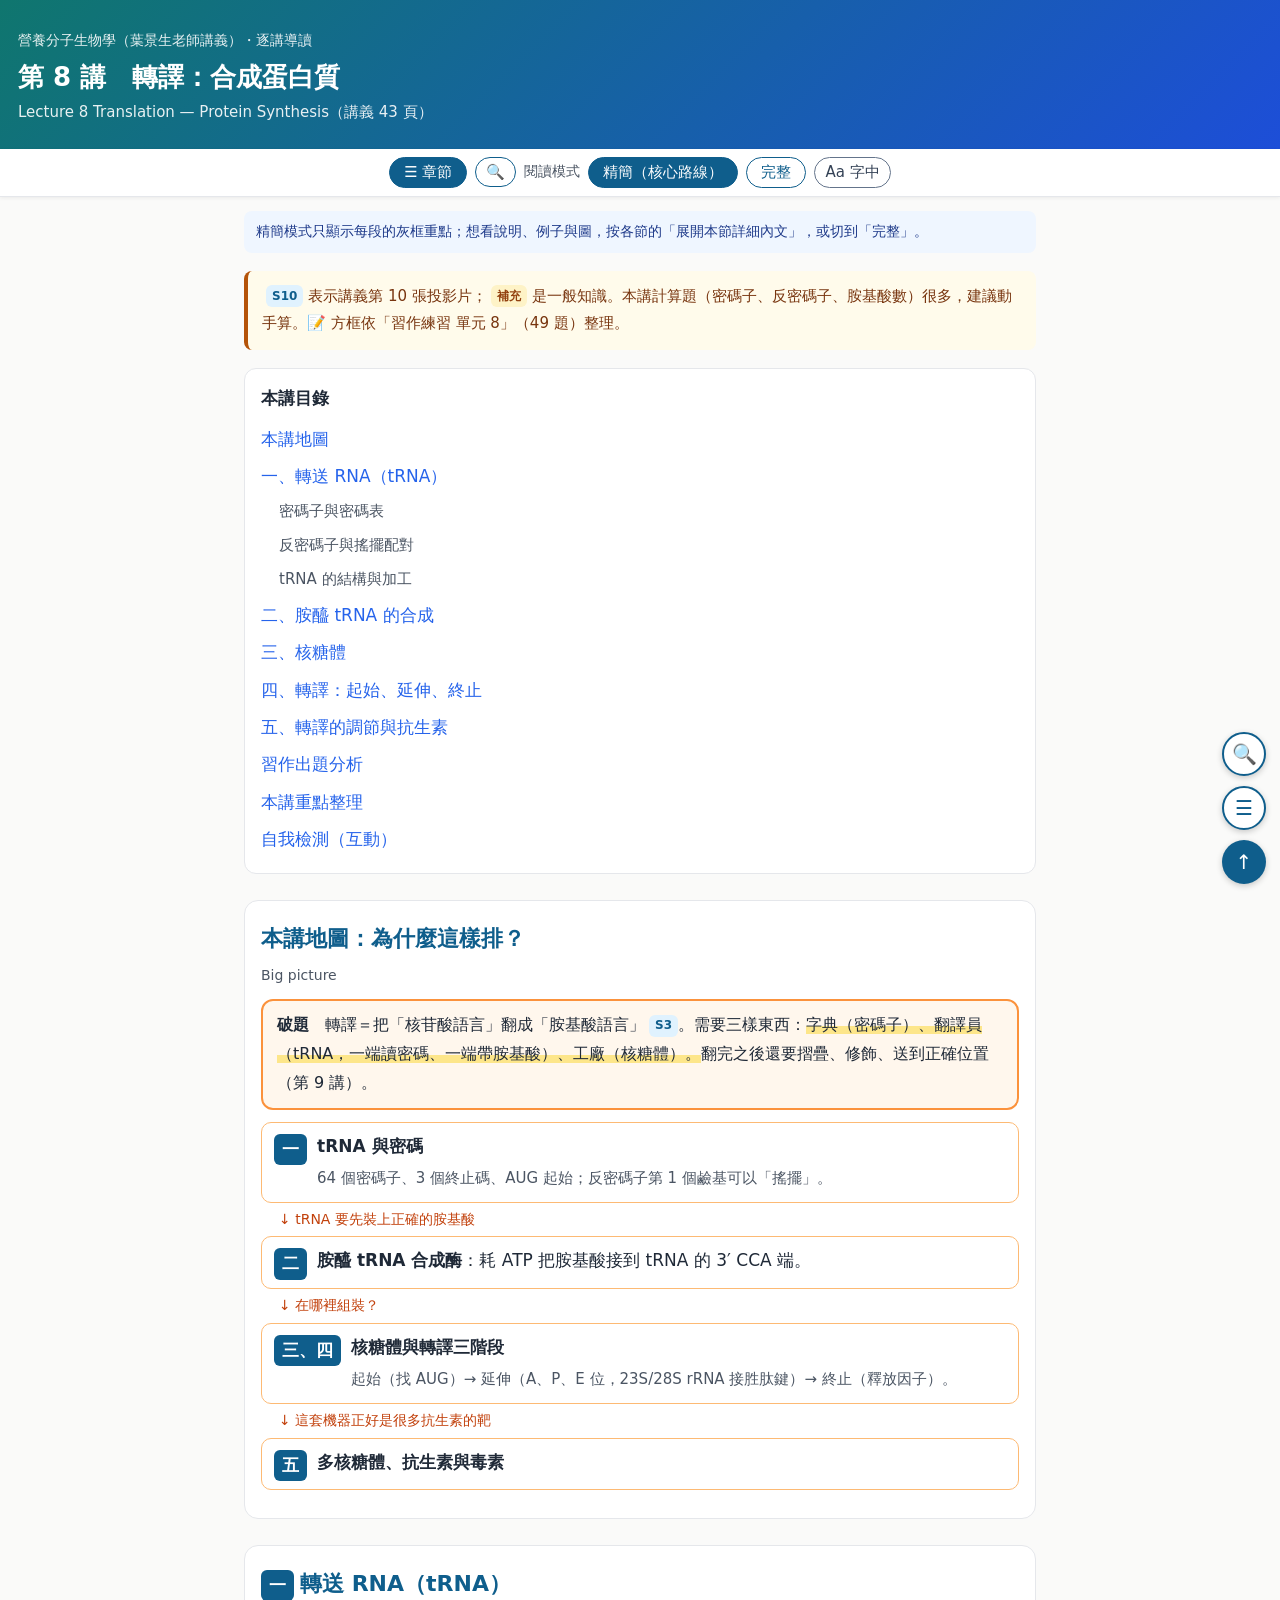
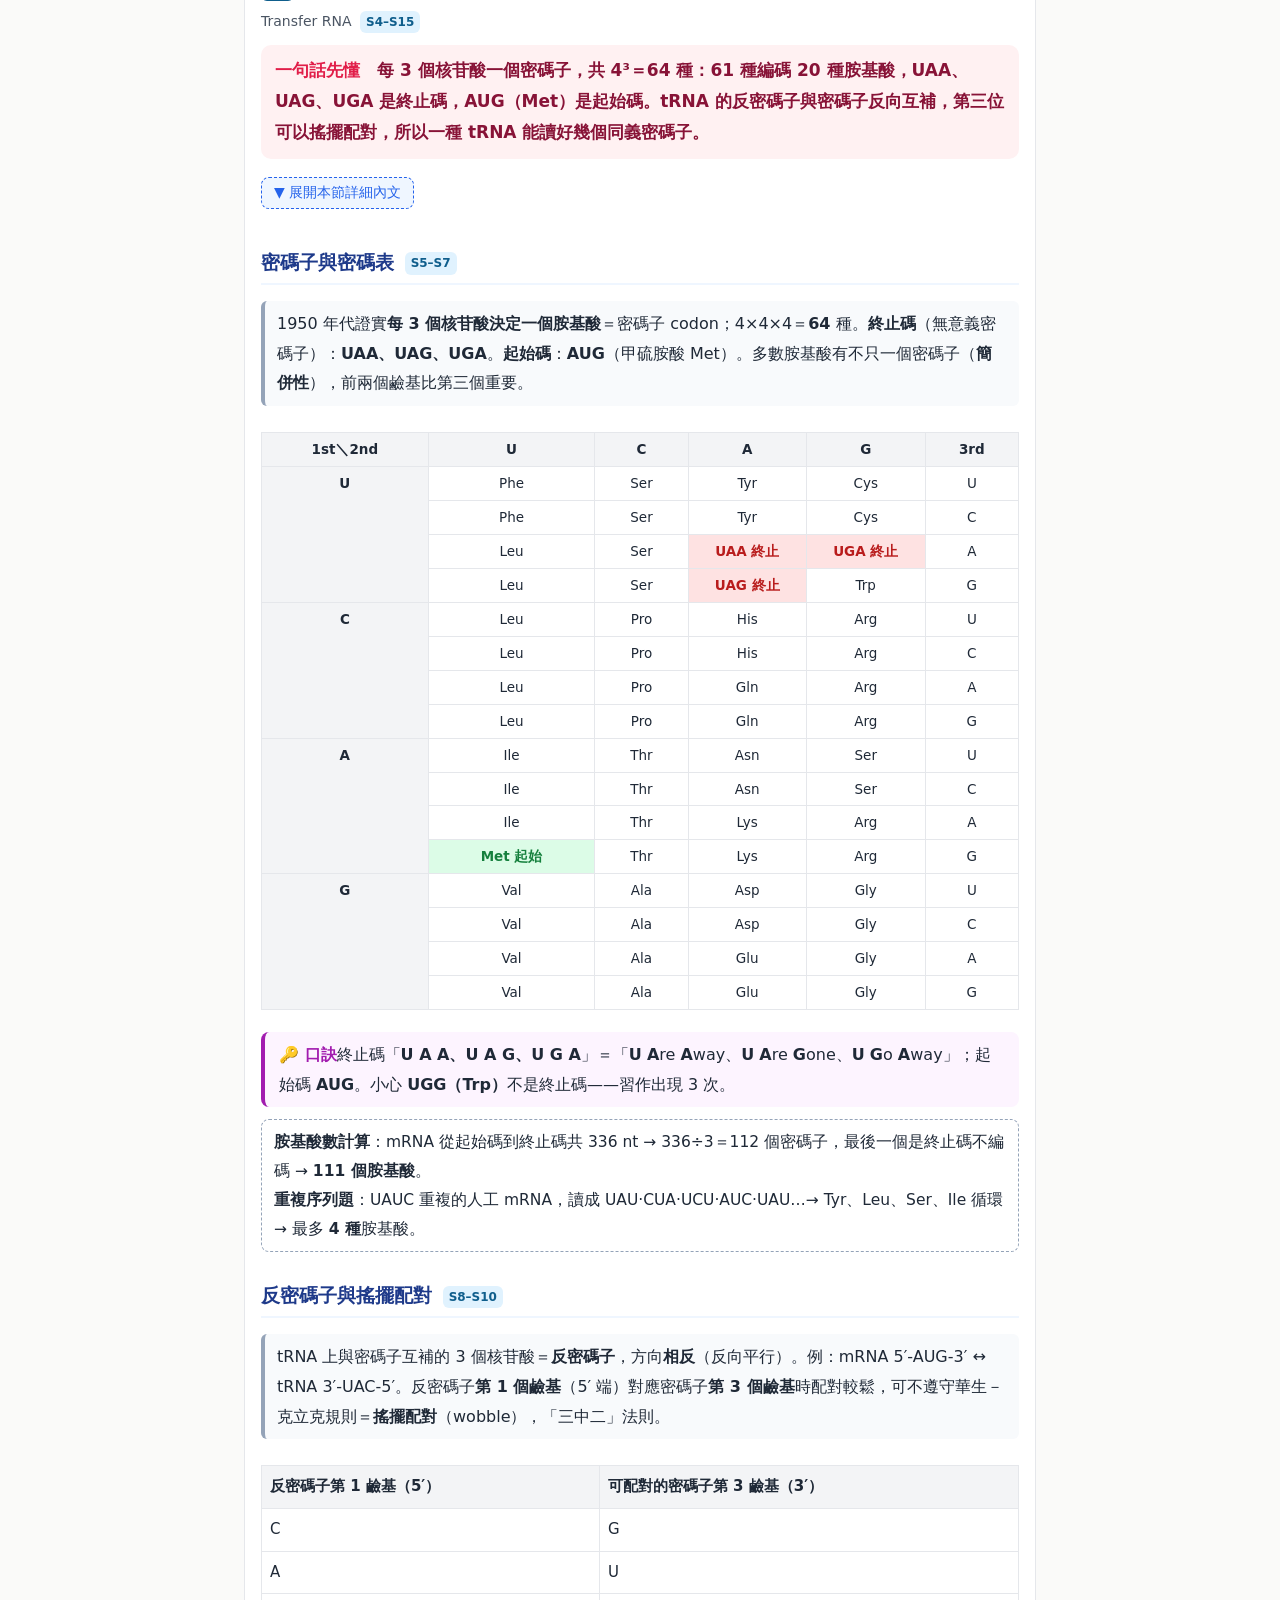
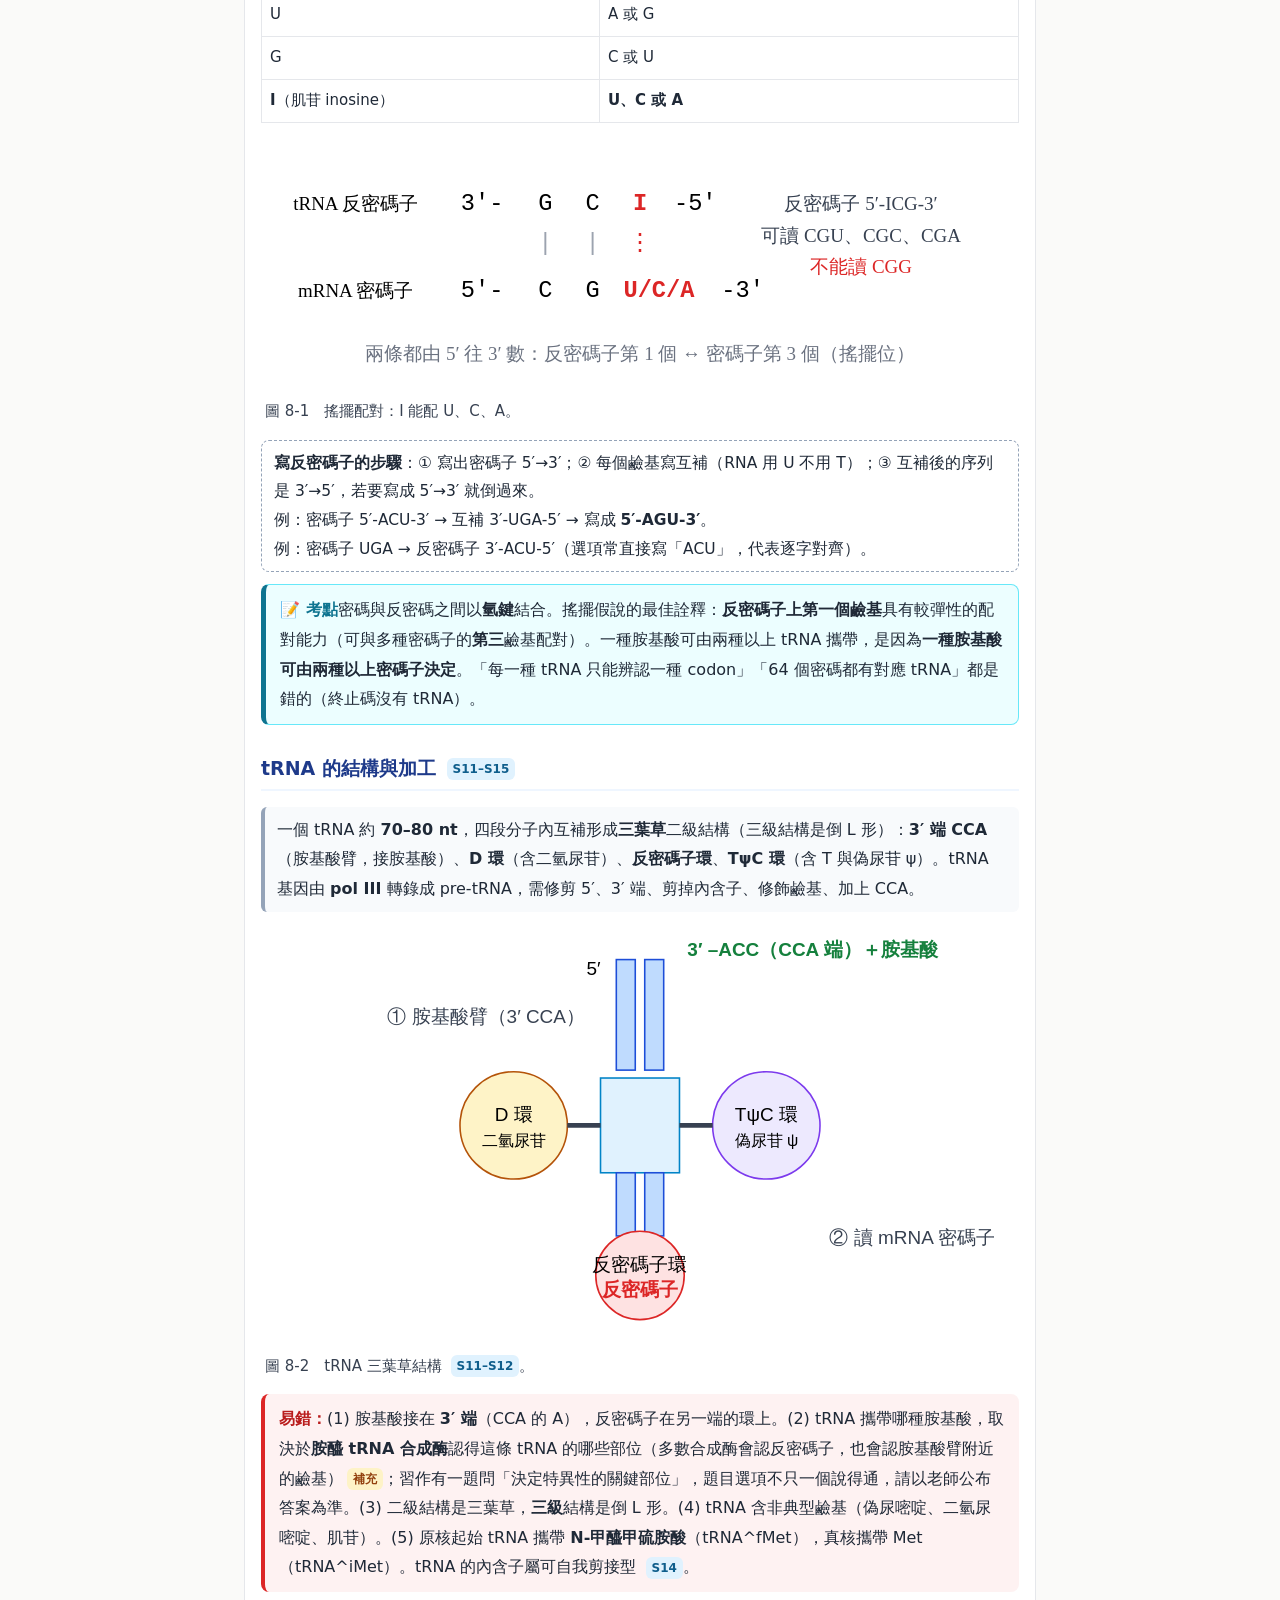
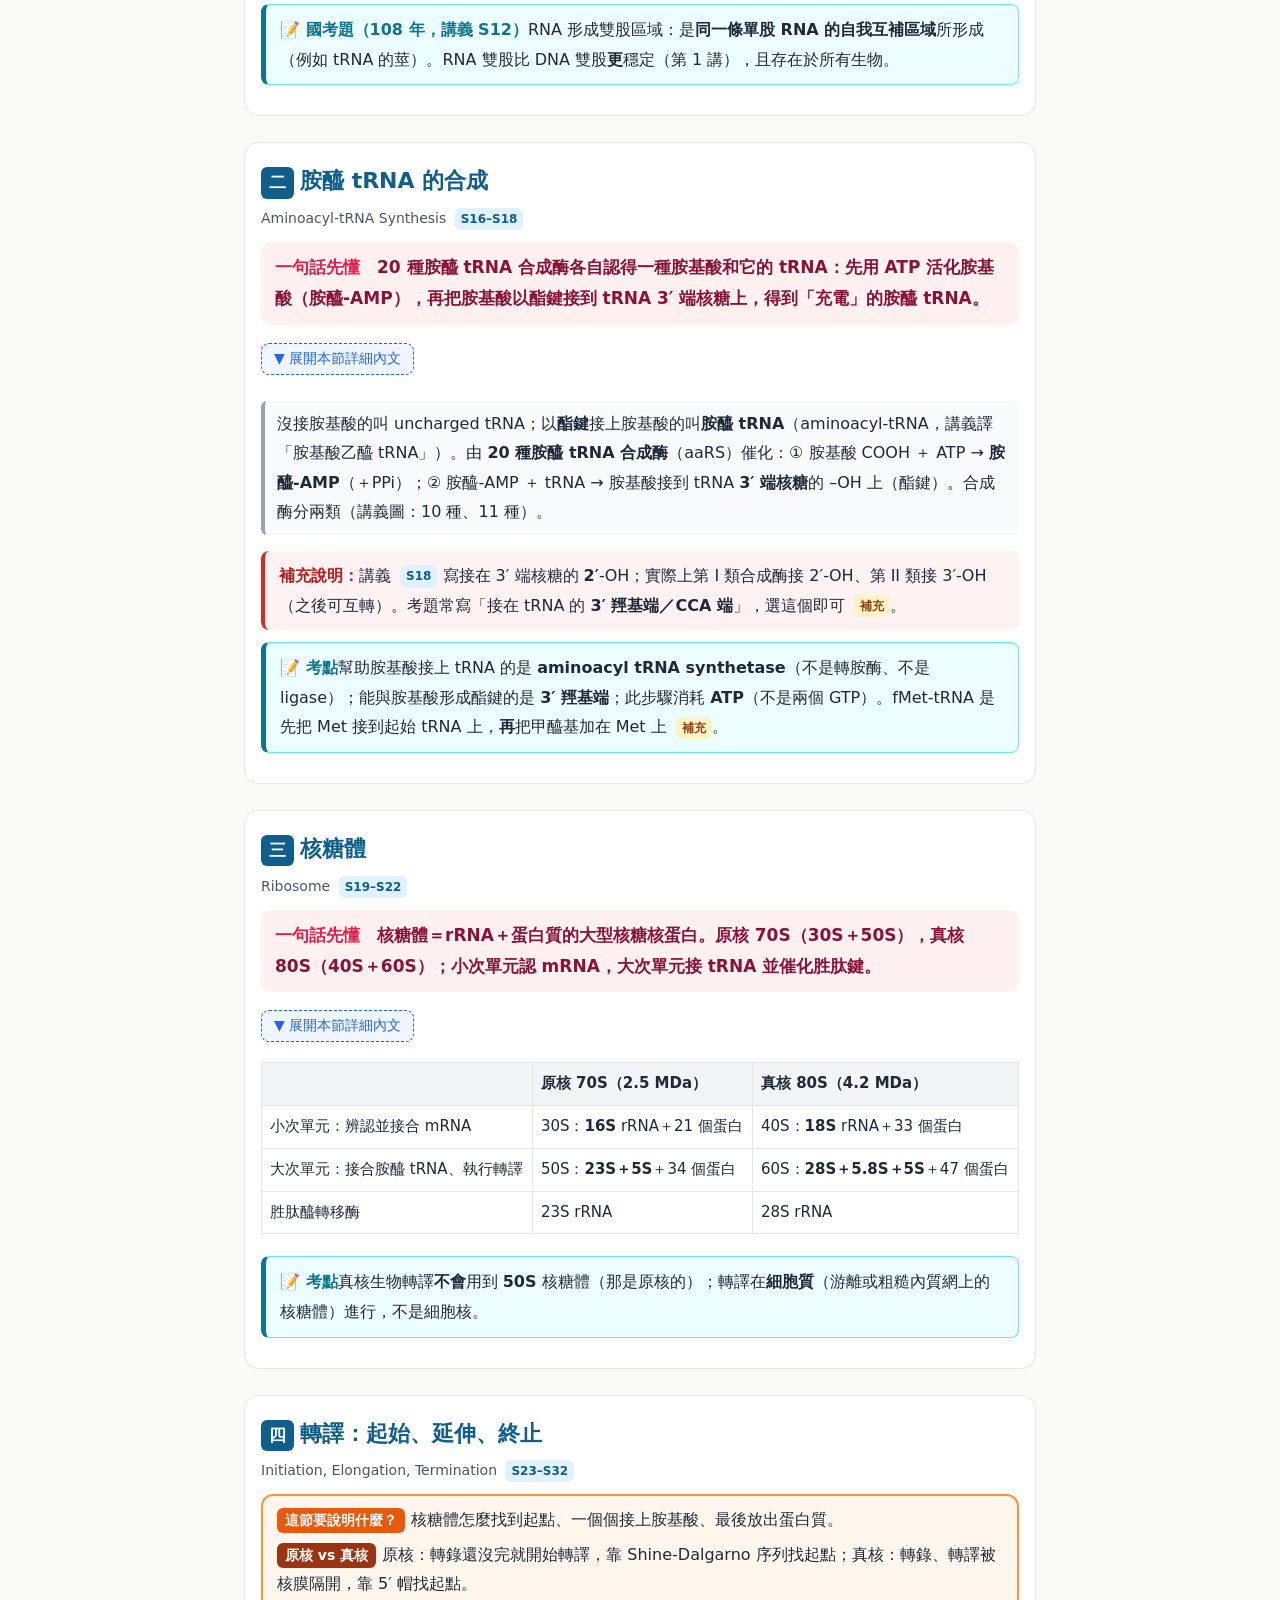
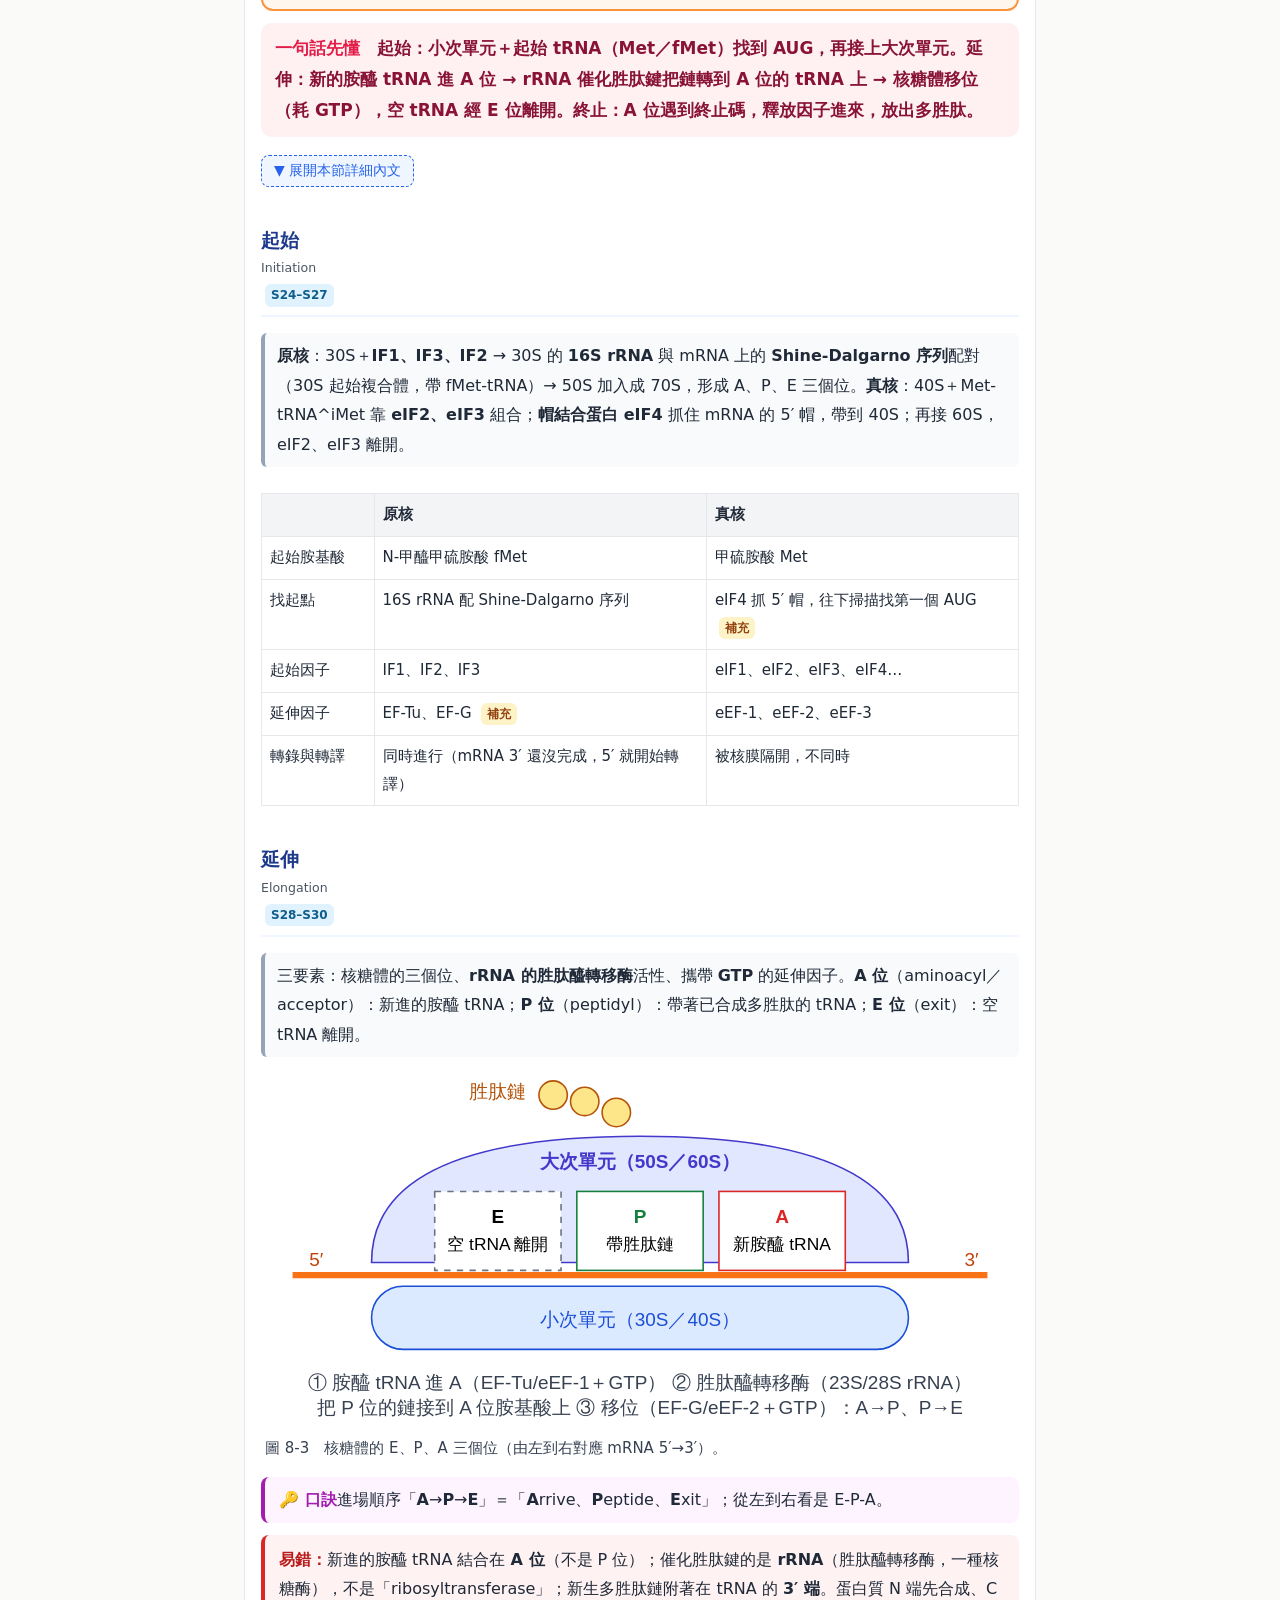
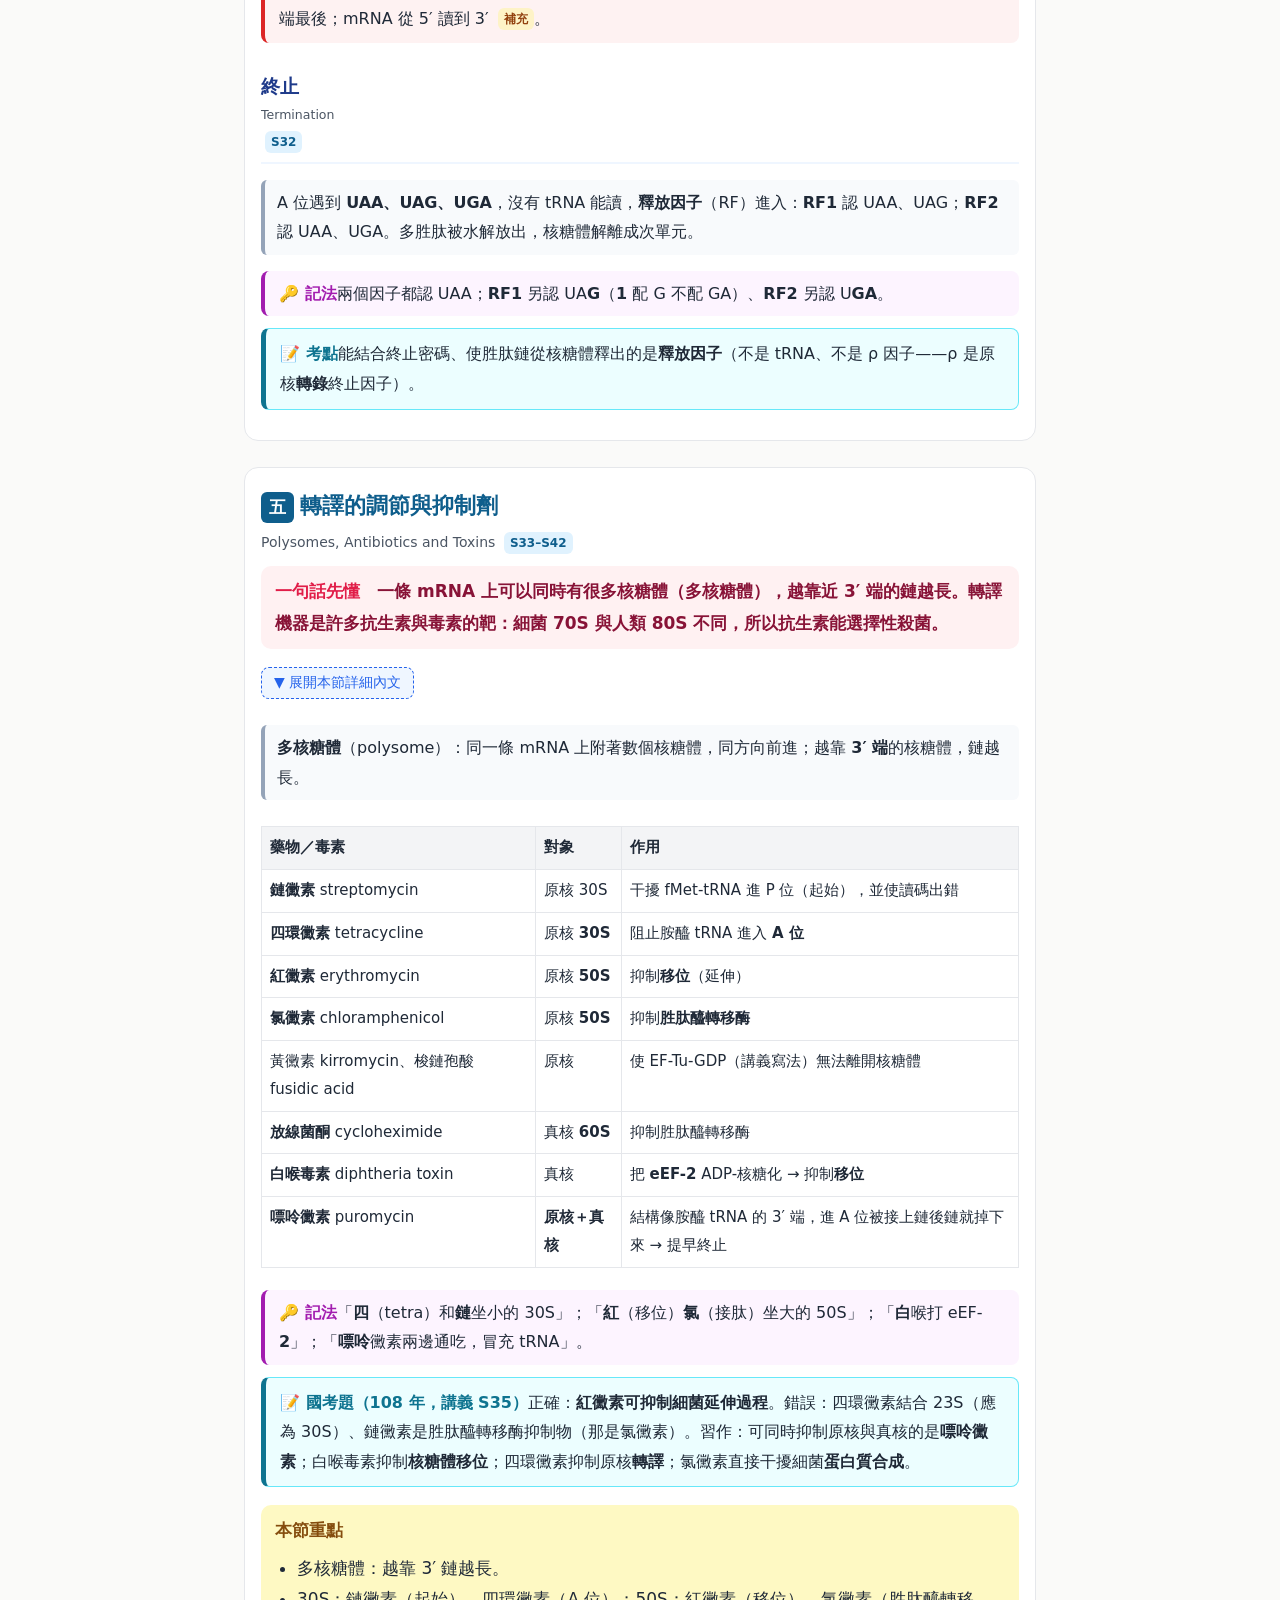
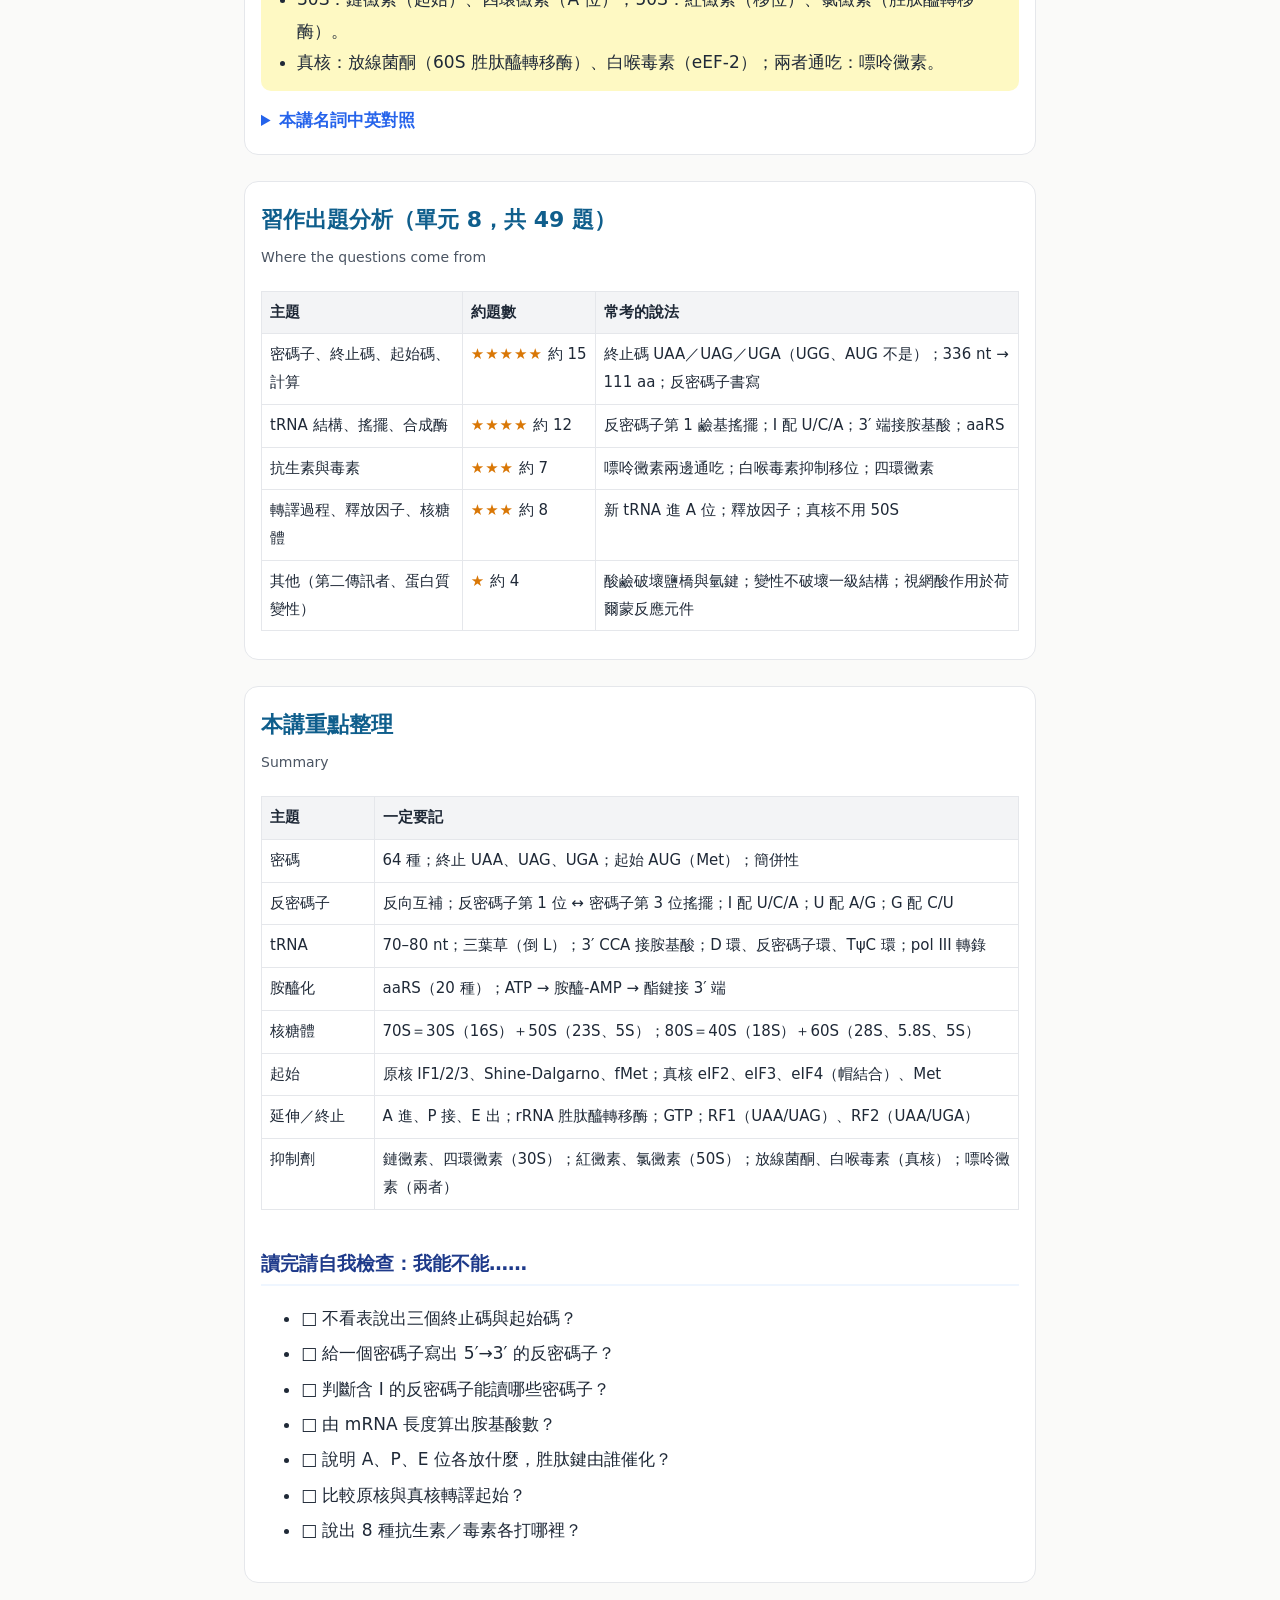
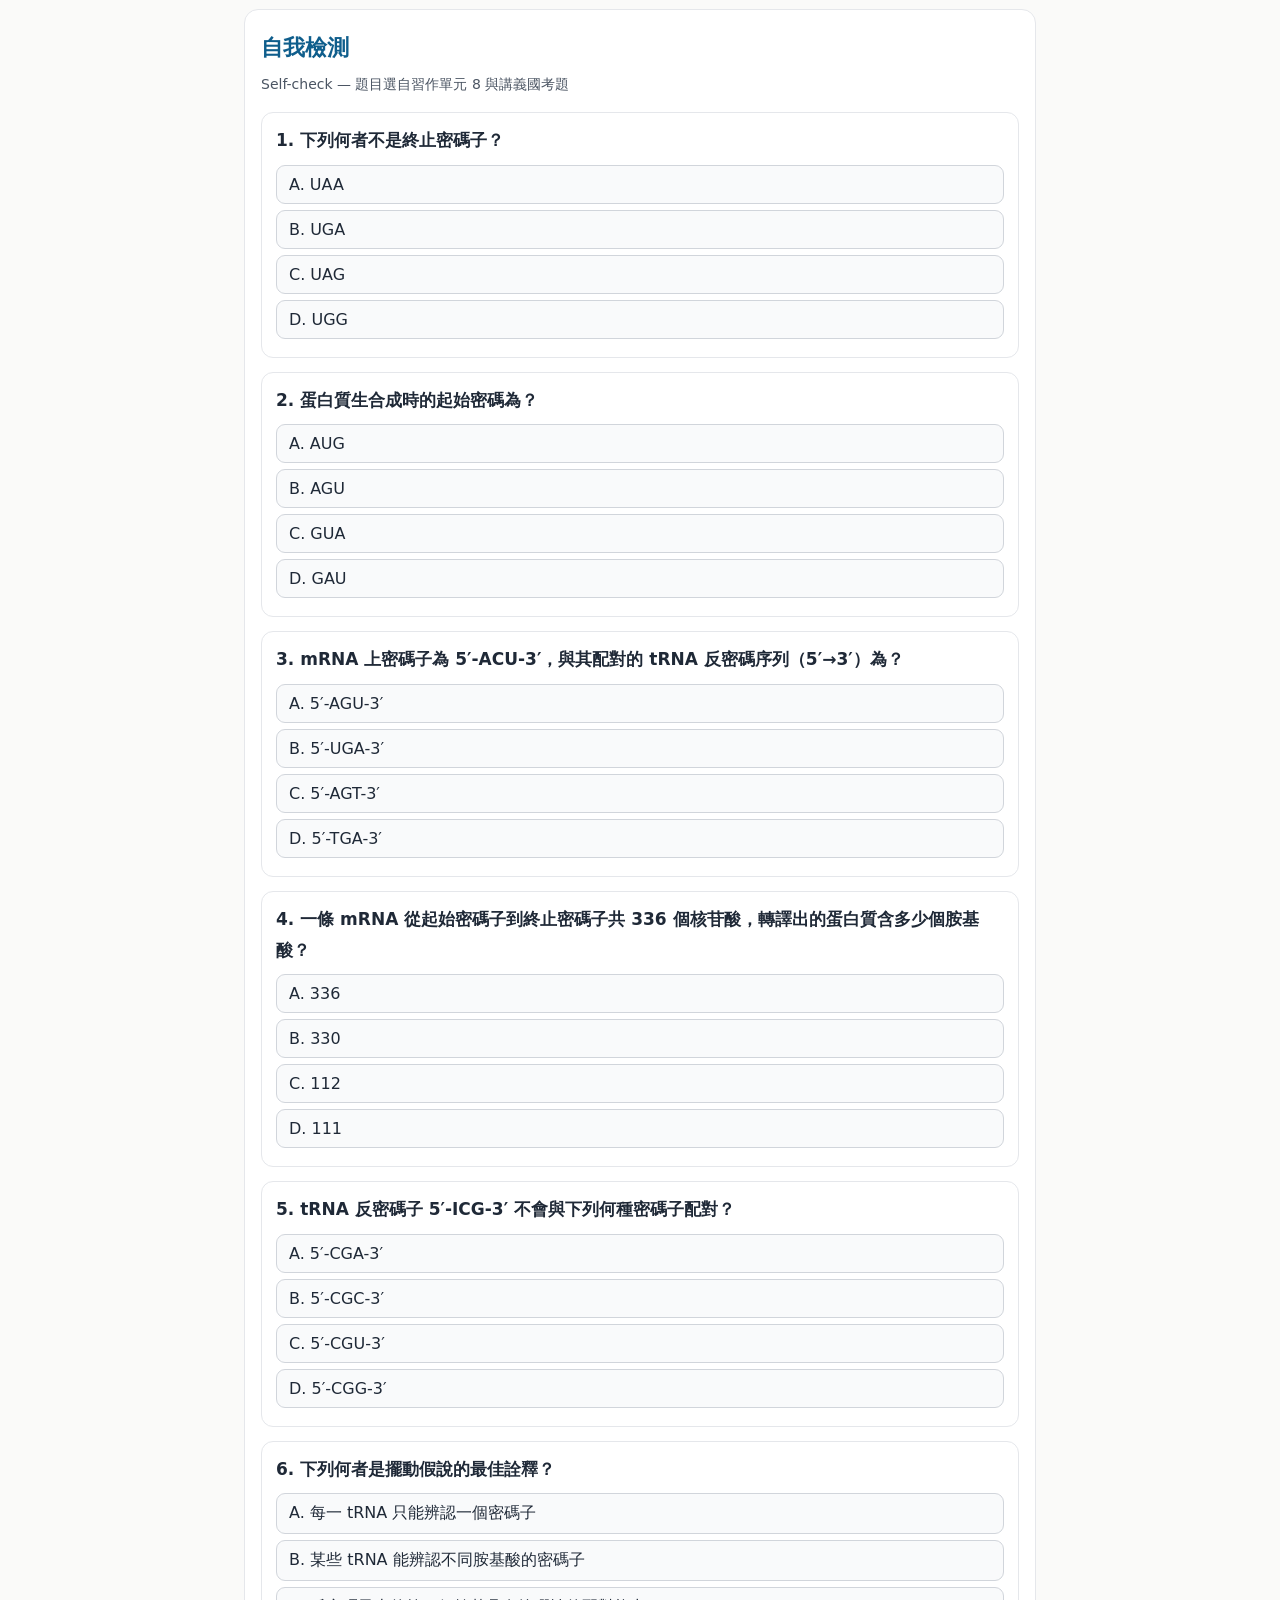
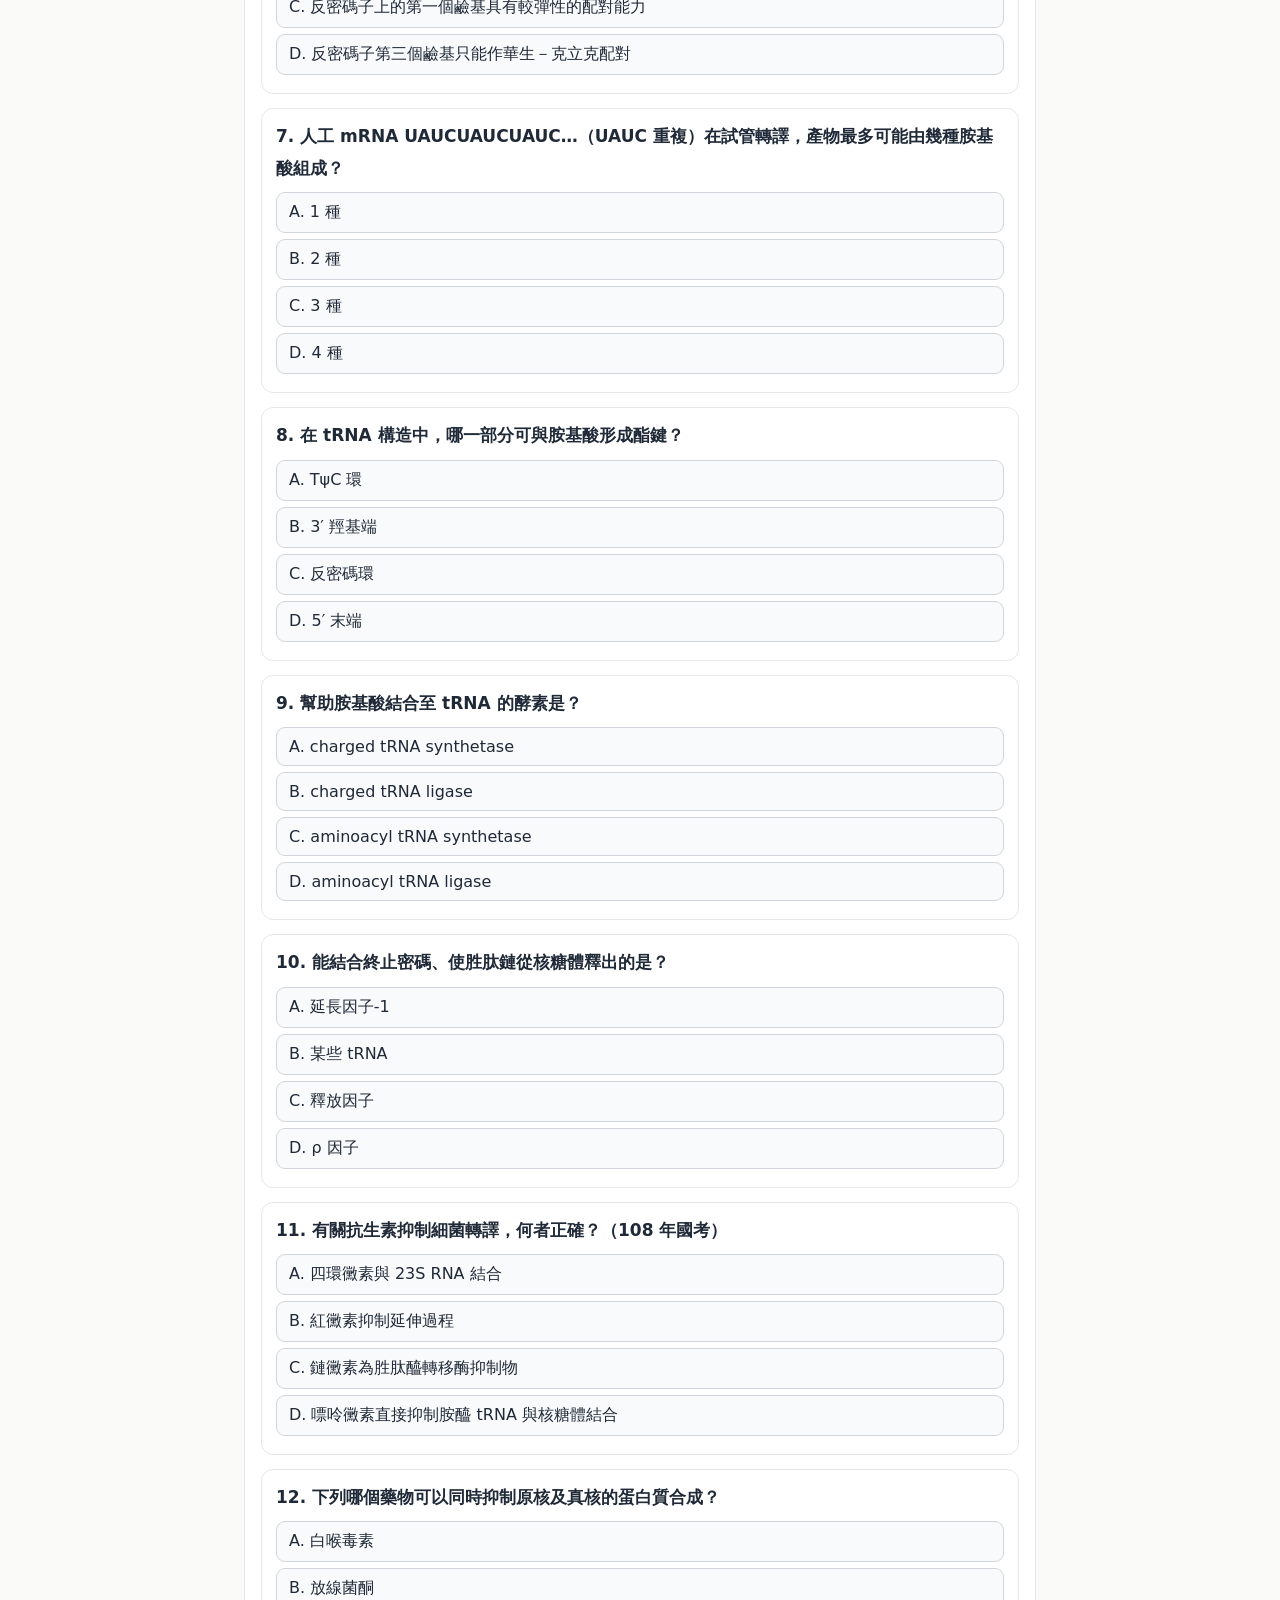
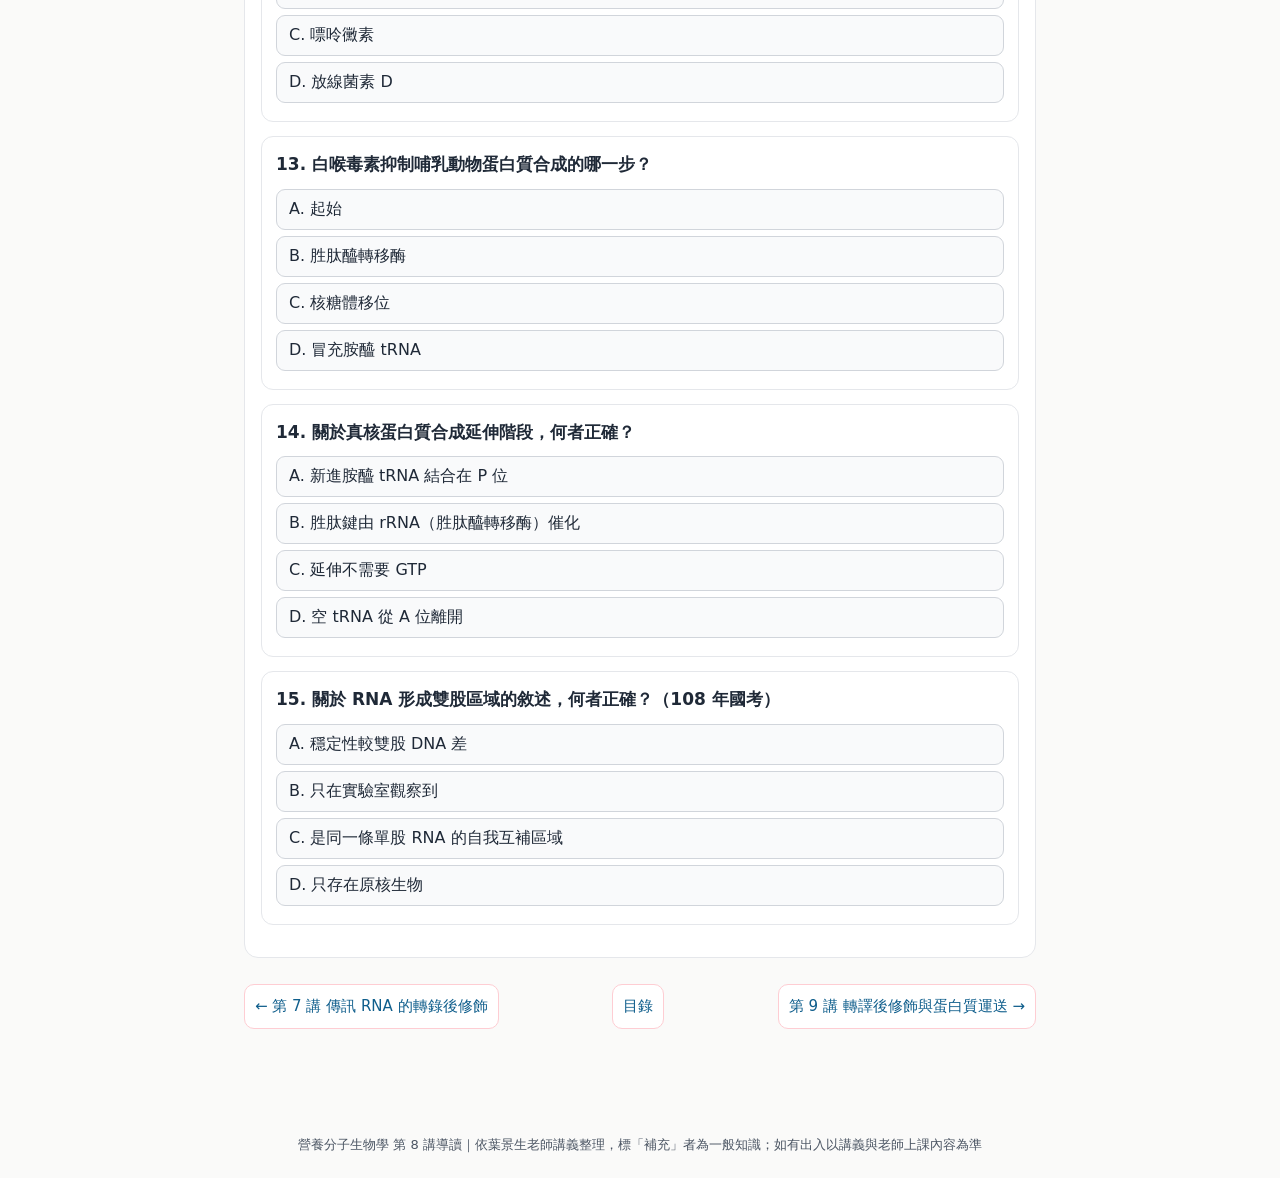
<file: guide/mb_ch08.html>
<!DOCTYPE html>
<html lang="zh-Hant">
<head>
<meta charset="UTF-8">
<meta name="viewport" content="width=device-width, initial-scale=1">
<title>營養分子生物學導讀｜第 8 講 轉譯：合成蛋白質</title>
<link rel="stylesheet" href="mb.css">
<style>
table.codon td,table.codon th{text-align:center;font-size:13.5px;padding:4px 3px}
table.codon td.stop{background:#fee2e2;color:#b91c1c;font-weight:700}
table.codon td.start{background:#dcfce7;color:#15803d;font-weight:700}
</style>
</head>
<body id="top" data-ch="8">
<header>
  <div class="book">營養分子生物學（葉景生老師講義）・逐講導讀</div>
  <h1>第 8 講　轉譯：合成蛋白質</h1>
  <div class="en">Lecture 8 Translation — Protein Synthesis（講義 43 頁）</div>
</header>
<div class="modebar"><span>閱讀模式</span>
  <button id="mBrief" onclick="setMode('brief')">精簡（核心路線）</button>
  <button id="mFull" onclick="setMode('full')">完整</button>
</div>
<main>
<div class="briefhint">精簡模式只顯示每段的灰框重點；想看說明、例子與圖，按各節的「展開本節詳細內文」，或切到「完整」。</div>
<div class="note"><span class="src">S10</span> 表示講義第 10 張投影片；<span class="add">補充</span> 是一般知識。本講計算題（密碼子、反密碼子、胺基酸數）很多，建議動手算。📝 方框依「習作練習 單元 8」（49 題）整理。</div>
<nav class="toc">
  <b>本講目錄</b>
  <a href="#s0">本講地圖</a>
  <a href="#s1">一、轉送 RNA（tRNA）</a>
  <a class="sub" href="#s1a">密碼子與密碼表</a>
  <a class="sub" href="#s1b">反密碼子與搖擺配對</a>
  <a class="sub" href="#s1c">tRNA 的結構與加工</a>
  <a href="#s2">二、胺醯 tRNA 的合成</a>
  <a href="#s3">三、核糖體</a>
  <a href="#s4">四、轉譯：起始、延伸、終止</a>
  <a href="#s4b">五、轉譯的調節與抗生素</a>
  <a href="#s5">習作出題分析</a>
  <a href="#s6">本講重點整理</a>
  <a href="#s7">自我檢測（互動）</a>
</nav>

<section class="sec" id="s0">
  <h2>本講地圖：為什麼這樣排？</h2>
  <div class="en">Big picture</div>
  <div class="lead"><b>破題</b>　轉譯＝把「核苷酸語言」翻成「胺基酸語言」<span class="src">S3</span>。需要三樣東西：<span class="key">字典（密碼子）、翻譯員（tRNA，一端讀密碼、一端帶胺基酸）、工廠（核糖體）。</span>翻完之後還要摺疊、修飾、送到正確位置（第 9 講）。</div>
  <div class="path">
    <div class="step"><span class="sn">一</span><div><b>tRNA 與密碼</b><br><span class="sq">64 個密碼子、3 個終止碼、AUG 起始；反密碼子第 1 個鹼基可以「搖擺」。</span></div></div>
    <div class="arr">↓ tRNA 要先裝上正確的胺基酸</div>
    <div class="step"><span class="sn">二</span><div><b>胺醯 tRNA 合成酶</b>：耗 ATP 把胺基酸接到 tRNA 的 3′ CCA 端。</div></div>
    <div class="arr">↓ 在哪裡組裝？</div>
    <div class="step"><span class="sn">三、四</span><div><b>核糖體與轉譯三階段</b><br><span class="sq">起始（找 AUG）→ 延伸（A、P、E 位，23S/28S rRNA 接胜肽鍵）→ 終止（釋放因子）。</span></div></div>
    <div class="arr">↓ 這套機器正好是很多抗生素的靶</div>
    <div class="step"><span class="sn">五</span><div><b>多核糖體、抗生素與毒素</b></div></div>
  </div>
</section>

<!-- ============ 一 ============ -->
<section class="sec det" id="s1">
  <h2><span class="no">一</span>轉送 RNA（tRNA）</h2>
  <div class="en">Transfer RNA <span class="src">S4–S15</span></div>
  <div class="oneline">每 3 個核苷酸一個密碼子，共 4³＝64 種：61 種編碼 20 種胺基酸，UAA、UAG、UGA 是終止碼，AUG（Met）是起始碼。tRNA 的反密碼子與密碼子反向互補，第三位可以搖擺配對，所以一種 tRNA 能讀好幾個同義密碼子。</div>

  <div class="bridge">第 7 講做好的成熟 mRNA 已經出核，進入細胞質。接下來要把它的鹼基序列「翻譯」成胺基酸序列。問題是：4 種鹼基要怎麼表示 20 種胺基酸？一個鹼基只能代表 4 種，兩個一組也只有 16 種，不夠；三個一組有 64 種，足夠——這就是三聯體密碼。</div>
<h3 id="s1a">密碼子與密碼表 <span class="src">S5–S7</span></h3>
  <p class="core">1950 年代證實<b>每 3 個核苷酸決定一個胺基酸</b>＝密碼子 codon；4×4×4＝<b>64</b> 種。<b>終止碼</b>（無意義密碼子）：<b>UAA、UAG、UGA</b>。<b>起始碼</b>：<b>AUG</b>（甲硫胺酸 Met）。多數胺基酸有不只一個密碼子（<b>簡併性</b>），前兩個鹼基比第三個重要。</p>
  <p>密碼有三個重要性質 <span class="add">補充整理</span>：<b>① 連續不重疊</b>——從 AUG 開始三個三個往下讀，中間沒有間隔，所以插入或缺失一個鹼基就會移碼（第 3 講）；<b>② 簡併性</b>——多數胺基酸有 2–6 個密碼子（Leu、Ser、Arg 各 6 個），只有 Met 和 Trp 各只有一個；<b>③ 幾乎通用</b>——從細菌到人類用同一套密碼表，這是第 10 講能讓大腸桿菌製造人類胰島素的基礎（粒線體有少數例外）。</p>
  <div class="tblwrap"><table class="codon">
    <tr><th>1st＼2nd</th><th>U</th><th>C</th><th>A</th><th>G</th><th>3rd</th></tr>
    <tr><th rowspan="4">U</th><td>Phe</td><td>Ser</td><td>Tyr</td><td>Cys</td><td>U</td></tr>
    <tr><td>Phe</td><td>Ser</td><td>Tyr</td><td>Cys</td><td>C</td></tr>
    <tr><td>Leu</td><td>Ser</td><td class="stop">UAA 終止</td><td class="stop">UGA 終止</td><td>A</td></tr>
    <tr><td>Leu</td><td>Ser</td><td class="stop">UAG 終止</td><td>Trp</td><td>G</td></tr>
    <tr><th rowspan="4">C</th><td>Leu</td><td>Pro</td><td>His</td><td>Arg</td><td>U</td></tr>
    <tr><td>Leu</td><td>Pro</td><td>His</td><td>Arg</td><td>C</td></tr>
    <tr><td>Leu</td><td>Pro</td><td>Gln</td><td>Arg</td><td>A</td></tr>
    <tr><td>Leu</td><td>Pro</td><td>Gln</td><td>Arg</td><td>G</td></tr>
    <tr><th rowspan="4">A</th><td>Ile</td><td>Thr</td><td>Asn</td><td>Ser</td><td>U</td></tr>
    <tr><td>Ile</td><td>Thr</td><td>Asn</td><td>Ser</td><td>C</td></tr>
    <tr><td>Ile</td><td>Thr</td><td>Lys</td><td>Arg</td><td>A</td></tr>
    <tr><td class="start">Met 起始</td><td>Thr</td><td>Lys</td><td>Arg</td><td>G</td></tr>
    <tr><th rowspan="4">G</th><td>Val</td><td>Ala</td><td>Asp</td><td>Gly</td><td>U</td></tr>
    <tr><td>Val</td><td>Ala</td><td>Asp</td><td>Gly</td><td>C</td></tr>
    <tr><td>Val</td><td>Ala</td><td>Glu</td><td>Gly</td><td>A</td></tr>
    <tr><td>Val</td><td>Ala</td><td>Glu</td><td>Gly</td><td>G</td></tr>
  </table></div>
  <div class="mn"><b class="t">口訣</b>終止碼「<b>U A A、U A G、U G A</b>」＝「<b>U</b> <b>A</b>re <b>A</b>way、<b>U</b> <b>A</b>re <b>G</b>one、<b>U</b> <b>G</b>o <b>A</b>way」；起始碼 <b>AUG</b>。小心 <b>UGG（Trp）</b>不是終止碼——習作出現 3 次。</div>
  <div class="calc"><b>胺基酸數計算</b>：mRNA 從起始碼到終止碼共 336 nt → 336÷3＝112 個密碼子，最後一個是終止碼不編碼 → <b>111 個胺基酸</b>。<br>
  <b>重複序列題</b>：UAUC 重複的人工 mRNA，讀成 UAU‧CUA‧UCU‧AUC‧UAU…→ Tyr、Leu、Ser、Ile 循環 → 最多 <b>4 種</b>胺基酸。</div>
  <div class="eg"><b class="t">密碼表的規律：</b>第二個鹼基是 U 的幾乎都是疏水性胺基酸（Phe、Leu、Ile、Met、Val）；所以同義或相近的密碼子突變，常換成性質相近的胺基酸，降低傷害 <span class="add">補充</span>。另外，粒線體的密碼略有不同（例如 UGA 在粒線體編碼 Trp）。</div>

  <div class="bridge">有了密碼表，誰來讀它？簡報的標題是「轉送 RNA」，因為讀密碼子的正是 tRNA：它的一端是讀密碼的反密碼子，另一端帶著對應的胺基酸。tRNA 用的是第 1 講的鹼基互補配對規則——只是第三個位置允許一點彈性。</div>
<h3 id="s1b">反密碼子與搖擺配對 <span class="src">S8–S10</span></h3>
  <p class="core">tRNA 上與密碼子互補的 3 個核苷酸＝<b>反密碼子</b>，方向<b>相反</b>（反向平行）。例：mRNA 5′-AUG-3′ ↔ tRNA 3′-UAC-5′。反密碼子<b>第 1 個鹼基</b>（5′ 端）對應密碼子<b>第 3 個鹼基</b>時配對較鬆，可不遵守華生－克立克規則＝<b>搖擺配對</b>（wobble），「三中二」法則。</p>
  <p>搖擺配對解決了數量問題：61 個有意義的密碼子，如果每個都要專屬的 tRNA，細胞就得準備 61 種；有了搖擺，一種 tRNA 能讀 2–3 個只差第三位的同義密碼子，細胞只需約 40 多種 tRNA <span class="add">補充</span>。這也解釋了為什麼同義密碼子幾乎都是「前兩個相同、第三個不同」。tRNA 上的肌苷（I）是腺苷去胺後的修飾鹼基，配對能力最廣。</p>
  <div class="tblwrap"><table>
    <tr><th>反密碼子第 1 鹼基（5′）</th><th>可配對的密碼子第 3 鹼基（3′）</th></tr>
    <tr><td>C</td><td>G</td></tr>
    <tr><td>A</td><td>U</td></tr>
    <tr><td>U</td><td>A 或 G</td></tr>
    <tr><td>G</td><td>C 或 U</td></tr>
    <tr><td><b>I</b>（肌苷 inosine）</td><td><b>U、C 或 A</b></td></tr>
  </table></div>
  <figure class="pic"><svg viewBox="0 0 480 150" xmlns="http://www.w3.org/2000/svg" font-family="Noto Sans TC,PingFang TC,Microsoft JhengHei,sans-serif">
    <g font-size="15" font-family="monospace,Noto Sans TC" text-anchor="middle">
      <text x="60" y="40" font-size="12" font-family="Noto Sans TC">tRNA 反密碼子</text>
      <text x="140" y="40">3′-</text><text x="180" y="40">G</text><text x="210" y="40">C</text><text x="240" y="40" fill="#dc2626" font-weight="bold">I</text><text x="275" y="40">-5′</text>
      <text x="180" y="65" fill="#9ca3af">|</text><text x="210" y="65" fill="#9ca3af">|</text><text x="240" y="65" fill="#dc2626">⋮</text>
      <text x="60" y="95" font-size="12" font-family="Noto Sans TC">mRNA 密碼子</text>
      <text x="140" y="95">5′-</text><text x="180" y="95">C</text><text x="210" y="95">G</text><text x="252" y="95" fill="#dc2626" font-weight="bold">U/C/A</text><text x="305" y="95">-3′</text>
      <text x="380" y="40" font-size="12" font-family="Noto Sans TC" fill="#374151">反密碼子 5′-ICG-3′</text>
      <text x="380" y="60" font-size="12" font-family="Noto Sans TC" fill="#374151">可讀 CGU、CGC、CGA</text>
      <text x="380" y="80" font-size="12" font-family="Noto Sans TC" fill="#dc2626">不能讀 CGG</text>
      <text x="240" y="135" font-size="12" font-family="Noto Sans TC" fill="#6b7280">兩條都由 5′ 往 3′ 數：反密碼子第 1 個 ↔ 密碼子第 3 個（搖擺位）</text>
    </g>
  </svg><figcaption>圖 8-1　搖擺配對：I 能配 U、C、A。</figcaption></figure>
  <div class="calc"><b>寫反密碼子的步驟</b>：① 寫出密碼子 5′→3′；② 每個鹼基寫互補（RNA 用 U 不用 T）；③ 互補後的序列是 3′→5′，若要寫成 5′→3′ 就倒過來。<br>
  例：密碼子 5′-ACU-3′ → 互補 3′-UGA-5′ → 寫成 <b>5′-AGU-3′</b>。<br>
  例：密碼子 UGA → 反密碼子 3′-ACU-5′（選項常直接寫「ACU」，代表逐字對齊）。</div>
  <div class="exam"><b class="t">考點</b>密碼與反密碼之間以<b>氫鍵</b>結合。搖擺假說的最佳詮釋：<b>反密碼子上第一個鹼基</b>具有較彈性的配對能力（可與多種密碼子的<b>第三</b>鹼基配對）。一種胺基酸可由兩種以上 tRNA 攜帶，是因為<b>一種胺基酸可由兩種以上密碼子決定</b>。「每一種 tRNA 只能辨認一種 codon」「64 個密碼都有對應 tRNA」都是錯的（終止碼沒有 tRNA）。</div>

  <div class="bridge">知道 tRNA「怎麼讀」之後，再看它長什麼樣子。tRNA 是單股 RNA，卻摺成有好幾段雙股的結構——講義在這裡附了一題 108 年國考題，就是在考「RNA 也能在同一條分子內形成雙股」。</div>
<h3 id="s1c">tRNA 的結構與加工 <span class="src">S11–S15</span></h3>
  <p class="core">一個 tRNA 約 <b>70–80 nt</b>，四段分子內互補形成<b>三葉草</b>二級結構（三級結構是倒 L 形）：<b>3′ 端 CCA</b>（胺基酸臂，接胺基酸）、<b>D 環</b>（含二氫尿苷）、<b>反密碼子環</b>、<b>TψC 環</b>（含 T 與偽尿苷 ψ）。tRNA 基因由 <b>pol III</b> 轉錄成 pre-tRNA，需修剪 5′、3′ 端、剪掉內含子、修飾鹼基、加上 CCA。</p>
  <p>三葉草是把 tRNA「攤平」畫出的二級結構；實際在細胞中它會再摺成倒 L 形的三級結構：L 的一端是接胺基酸的 3′ CCA，另一端是反密碼子，兩端相距約 7 nm——剛好橫跨核糖體上「讀 mRNA 的小次單元」和「接胜肽的大次單元」<span class="add">補充</span>。所有 tRNA 的 3′ 端都是 CCA，有些是基因本身就有，有些是轉錄後才由酵素加上。</p>
  <figure class="pic"><svg viewBox="0 0 480 260" xmlns="http://www.w3.org/2000/svg" font-family="Noto Sans TC,PingFang TC,Microsoft JhengHei,sans-serif">
    <g font-size="12" text-anchor="middle">
      <rect x="225" y="20" width="12" height="70" fill="#bfdbfe" stroke="#1d4ed8"/><rect x="243" y="20" width="12" height="70" fill="#bfdbfe" stroke="#1d4ed8"/>
      <text x="270" y="18" text-anchor="start" fill="#15803d" font-weight="bold">3′ –ACC（CCA 端）＋胺基酸</text><text x="215" y="30" text-anchor="end">5′</text>
      <circle cx="160" cy="125" r="34" fill="#fef3c7" stroke="#b45309"/><text x="160" y="122">D 環</text><text x="160" y="138" font-size="10">二氫尿苷</text>
      <circle cx="320" cy="125" r="34" fill="#ede9fe" stroke="#7c3aed"/><text x="320" y="122">TψC 環</text><text x="320" y="138" font-size="10">偽尿苷 ψ</text>
      <rect x="215" y="95" width="50" height="60" fill="#e0f2fe" stroke="#0284c7"/>
      <line x1="194" y1="125" x2="215" y2="125" stroke="#374151" stroke-width="3"/><line x1="265" y1="125" x2="286" y2="125" stroke="#374151" stroke-width="3"/>
      <rect x="225" y="155" width="12" height="40" fill="#bfdbfe" stroke="#1d4ed8"/><rect x="243" y="155" width="12" height="40" fill="#bfdbfe" stroke="#1d4ed8"/>
      <circle cx="240" cy="220" r="28" fill="#fee2e2" stroke="#dc2626"/><text x="240" y="217">反密碼子環</text><text x="240" y="233" font-weight="bold" fill="#dc2626">反密碼子</text>
      <text x="80" y="60" text-anchor="start" fill="#374151">① 胺基酸臂（3′ CCA）</text>
      <text x="360" y="200" text-anchor="start" fill="#374151">② 讀 mRNA 密碼子</text>
    </g>
  </svg><figcaption>圖 8-2　tRNA 三葉草結構 <span class="src">S11–S12</span>。</figcaption></figure>
  <div class="warn"><b class="t">易錯：</b>(1) 胺基酸接在 <b>3′ 端</b>（CCA 的 A），反密碼子在另一端的環上。(2) tRNA 攜帶哪種胺基酸，取決於<b>胺醯 tRNA 合成酶</b>認得這條 tRNA 的哪些部位（多數合成酶會認反密碼子，也會認胺基酸臂附近的鹼基）<span class="add">補充</span>；習作有一題問「決定特異性的關鍵部位」，題目選項不只一個說得通，請以老師公布答案為準。(3) 二級結構是三葉草，<b>三級</b>結構是倒 L 形。(4) tRNA 含非典型鹼基（偽尿嘧啶、二氫尿嘧啶、肌苷）。(5) 原核起始 tRNA 攜帶 <b>N-甲醯甲硫胺酸</b>（tRNA^fMet），真核攜帶 Met（tRNA^iMet）。tRNA 的內含子屬可自我剪接型 <span class="src">S14</span>。</div>
  <div class="exam"><b class="t">國考題（108 年，講義 S12）</b>RNA 形成雙股區域：是<b>同一條單股 RNA 的自我互補區域</b>所形成（例如 tRNA 的莖）。RNA 雙股比 DNA 雙股<b>更</b>穩定（第 1 講），且存在於所有生物。</div>
</section>

<!-- ============ 二 ============ -->
<section class="sec det" id="s2">
  <h2><span class="no">二</span>胺醯 tRNA 的合成</h2>
  <div class="en">Aminoacyl-tRNA Synthesis <span class="src">S16–S18</span></div>
  <div class="oneline">20 種胺醯 tRNA 合成酶各自認得一種胺基酸和它的 tRNA：先用 ATP 活化胺基酸（胺醯-AMP），再把胺基酸以酯鍵接到 tRNA 3′ 端核糖上，得到「充電」的胺醯 tRNA。</div>
<div class="bridge">tRNA 只是「空的搬運車」。轉譯能不能正確，關鍵在於：<b>哪個胺基酸被裝到哪一台車上</b>——因為之後核糖體只檢查反密碼子對不對，不會檢查車上載的胺基酸。所以負責裝貨的合成酶是整個轉譯正確性的第一道關卡。</div>
  <p class="core">沒接胺基酸的叫 uncharged tRNA；以<b>酯鍵</b>接上胺基酸的叫<b>胺醯 tRNA</b>（aminoacyl-tRNA，講義譯「胺基酸乙醯 tRNA」）。由 <b>20 種胺醯 tRNA 合成酶</b>（aaRS）催化：① 胺基酸 COOH ＋ ATP → <b>胺醯-AMP</b>（＋PPi）；② 胺醯-AMP ＋ tRNA → 胺基酸接到 tRNA <b>3′ 端核糖</b>的 –OH 上（酯鍵）。合成酶分兩類（講義圖：10 種、11 種）。</p>
  <div class="eg"><b class="t">比喻：</b>合成酶像嚴格的配對員：一手抓胺基酸、一手抓 tRNA，確認兩者都對才接起來。後面的核糖體只看反密碼子、不看胺基酸——所以這一步是轉譯正確性的關鍵關卡。</div>
  <div class="warn"><b class="t">補充說明：</b>講義 <span class="src">S18</span> 寫接在 3′ 端核糖的 <b>2′</b>-OH；實際上第 I 類合成酶接 2′-OH、第 II 類接 3′-OH（之後可互轉）。考題常寫「接在 tRNA 的 <b>3′ 羥基端／CCA 端</b>」，選這個即可 <span class="add">補充</span>。</div>
  <div class="exam"><b class="t">考點</b>幫助胺基酸接上 tRNA 的是 <b>aminoacyl tRNA synthetase</b>（不是轉胺酶、不是 ligase）；能與胺基酸形成酯鍵的是 <b>3′ 羥基端</b>；此步驟消耗 <b>ATP</b>（不是兩個 GTP）。fMet-tRNA 是先把 Met 接到起始 tRNA 上，<b>再</b>把甲醯基加在 Met 上 <span class="add">補充</span>。</div>
</section>

<!-- ============ 三 ============ -->
<section class="sec det" id="s3">
  <h2><span class="no">三</span>核糖體</h2>
  <div class="en">Ribosome <span class="src">S19–S22</span></div>
  <div class="oneline">核糖體＝rRNA＋蛋白質的大型核糖核蛋白。原核 70S（30S＋50S），真核 80S（40S＋60S）；小次單元認 mRNA，大次單元接 tRNA 並催化胜肽鍵。</div>
<div class="bridge">mRNA（劇本）和裝好胺基酸的 tRNA（演員）都準備好了，還缺一個舞台——核糖體。它的組成在第 5 講 RNA pol I 那段已經看過，這裡把重點放在兩個次單元的<b>分工</b>。</div>
  <div class="tblwrap"><table>
    <tr><th></th><th>原核 70S（2.5 MDa）</th><th>真核 80S（4.2 MDa）</th></tr>
    <tr><td>小次單元：辨認並接合 mRNA</td><td>30S：<b>16S</b> rRNA＋21 個蛋白</td><td>40S：<b>18S</b> rRNA＋33 個蛋白</td></tr>
    <tr><td>大次單元：接合胺醯 tRNA、執行轉譯</td><td>50S：<b>23S＋5S</b>＋34 個蛋白</td><td>60S：<b>28S＋5.8S＋5S</b>＋47 個蛋白</td></tr>
    <tr><td>胜肽醯轉移酶</td><td>23S rRNA</td><td>28S rRNA</td></tr>
  </table></div>
  <div class="exam"><b class="t">考點</b>真核生物轉譯<b>不會</b>用到 <b>50S</b> 核糖體（那是原核的）；轉譯在<b>細胞質</b>（游離或粗糙內質網上的核糖體）進行，不是細胞核。</div>
</section>

<!-- ============ 四 ============ -->
<section class="sec det" id="s4">
  <h2><span class="no">四</span>轉譯：起始、延伸、終止</h2>
  <div class="en">Initiation, Elongation, Termination <span class="src">S23–S32</span></div>
  <div class="lead"><div><span class="lt">這節要說明什麼？</span>核糖體怎麼找到起點、一個個接上胺基酸、最後放出蛋白質。</div><div><span class="lt lt2">原核 vs 真核</span>原核：轉錄還沒完就開始轉譯，靠 Shine-Dalgarno 序列找起點；真核：轉錄、轉譯被核膜隔開，靠 5′ 帽找起點。</div></div>
  <div class="oneline">起始：小次單元＋起始 tRNA（Met／fMet）找到 AUG，再接上大次單元。延伸：新的胺醯 tRNA 進 A 位 → rRNA 催化胜肽鍵把鏈轉到 A 位的 tRNA 上 → 核糖體移位（耗 GTP），空 tRNA 經 E 位離開。終止：A 位遇到終止碼，釋放因子進來，放出多胜肽。</div>
<div class="bridge">零件介紹完，簡報開始組裝。轉譯和轉錄一樣分<b>起始、延伸、終止</b>三階段，而且每一階段都有專屬的輔助蛋白：起始因子（IF／eIF）、延伸因子（EF／eEF）、釋放因子（RF）。原核和真核最大的差別在「起始」：怎麼找到正確的 AUG。</div>

  <h3>起始 Initiation <span class="src">S24–S27</span></h3>
  <p class="core"><b>原核</b>：30S＋<b>IF1、IF3、IF2</b> → 30S 的 <b>16S rRNA</b> 與 mRNA 上的 <b>Shine-Dalgarno 序列</b>配對（30S 起始複合體，帶 fMet-tRNA）→ 50S 加入成 70S，形成 A、P、E 三個位。<b>真核</b>：40S＋Met-tRNA^iMet 靠 <b>eIF2、eIF3</b> 組合；<b>帽結合蛋白 eIF4</b> 抓住 mRNA 的 5′ 帽，帶到 40S；再接 60S，eIF2、eIF3 離開。</p>
  <p>起始的核心問題是「從哪個 AUG 開始」，因為 mRNA 上可能有很多 AUG，從錯的開始整條就讀錯。原核的辦法是在起始 AUG 上游約 8 個鹼基處有一段 <b>Shine-Dalgarno 序列</b>，與小次單元 16S rRNA 的 3′ 端互補配對，直接把核糖體定位在正確的 AUG 上，所以細菌一條 mRNA 可以有好幾個起點。真核則由 eIF4 抓住 5′ 帽，帶著 40S 小次單元從 5′ 端往下掃描，遇到第一個合適的 AUG 才停 <span class="add">掃描機制為補充</span>——這說明了第 7 講的 5′ 帽為什麼會影響轉譯效率。</p>
  <div class="tblwrap"><table>
    <tr><th></th><th>原核</th><th>真核</th></tr>
    <tr><td>起始胺基酸</td><td>N-甲醯甲硫胺酸 fMet</td><td>甲硫胺酸 Met</td></tr>
    <tr><td>找起點</td><td>16S rRNA 配 Shine-Dalgarno 序列</td><td>eIF4 抓 5′ 帽，往下掃描找第一個 AUG <span class="add">補充</span></td></tr>
    <tr><td>起始因子</td><td>IF1、IF2、IF3</td><td>eIF1、eIF2、eIF3、eIF4…</td></tr>
    <tr><td>延伸因子</td><td>EF-Tu、EF-G <span class="add">補充</span></td><td>eEF-1、eEF-2、eEF-3</td></tr>
    <tr><td>轉錄與轉譯</td><td>同時進行（mRNA 3′ 還沒完成，5′ 就開始轉譯）</td><td>被核膜隔開，不同時</td></tr>
  </table></div>

  <h3>延伸 Elongation <span class="src">S28–S30</span></h3>
  <p class="core">三要素：核糖體的三個位、<b>rRNA 的胜肽醯轉移酶</b>活性、攜帶 <b>GTP</b> 的延伸因子。<b>A 位</b>（aminoacyl／acceptor）：新進的胺醯 tRNA；<b>P 位</b>（peptidyl）：帶著已合成多胜肽的 tRNA；<b>E 位</b>（exit）：空 tRNA 離開。</p>
  <p>每加一個胺基酸都重複三拍子：<b>① 進場</b>：帶著 GTP 的延伸因子（原核 EF-Tu、真核 eEF-1）把胺醯 tRNA 送進 A 位，確認反密碼子配對正確才水解 GTP 放手；<b>② 接合</b>：大次單元 rRNA 的胜肽醯轉移酶把 P 位 tRNA 上的整條胜肽鏈「搬」到 A 位 tRNA 的胺基酸上，形成新的胜肽鍵；<b>③ 移位</b>：另一個延伸因子（EF-G、eEF-2）水解 GTP，推動核糖體往 3′ 前進一個密碼子，A 位的 tRNA 移到 P 位、P 位的空 tRNA 移到 E 位後離開，A 位空出來迎接下一個。每加一個胺基酸約消耗 2 個 GTP（另加胺醯化時的 ATP）<span class="add">補充</span>。</p>
  <figure class="pic"><svg viewBox="0 0 480 220" xmlns="http://www.w3.org/2000/svg" font-family="Noto Sans TC,PingFang TC,Microsoft JhengHei,sans-serif">
    <g font-size="12" text-anchor="middle">
      <path d="M70 120 Q70 40 240 40 Q410 40 410 120 Z" fill="#e0e7ff" stroke="#4338ca"/><text x="240" y="60" fill="#4338ca" font-weight="bold">大次單元（50S／60S）</text>
      <rect x="70" y="135" width="340" height="40" rx="20" fill="#dbeafe" stroke="#1d4ed8"/><text x="240" y="160" fill="#1d4ed8">小次單元（30S／40S）</text>
      <line x1="20" y1="128" x2="460" y2="128" stroke="#f97316" stroke-width="4"/><text x="35" y="122" fill="#c2410c">5′</text><text x="450" y="122" fill="#c2410c">3′</text>
      <rect x="110" y="75" width="80" height="50" fill="#fff" stroke="#6b7280" stroke-dasharray="4"/><text x="150" y="95" font-weight="bold">E</text><text x="150" y="112" font-size="11">空 tRNA 離開</text>
      <rect x="200" y="75" width="80" height="50" fill="#fff" stroke="#15803d"/><text x="240" y="95" font-weight="bold" fill="#15803d">P</text><text x="240" y="112" font-size="11">帶胜肽鏈</text>
      <rect x="290" y="75" width="80" height="50" fill="#fff" stroke="#dc2626"/><text x="330" y="95" font-weight="bold" fill="#dc2626">A</text><text x="330" y="112" font-size="11">新胺醯 tRNA</text>
      <g fill="#fde68a" stroke="#b45309"><circle cx="225" cy="25" r="9"/><circle cx="205" cy="18" r="9"/><circle cx="185" cy="14" r="9"/></g><text x="150" y="16" fill="#b45309">胜肽鏈</text>
      <text x="240" y="200" fill="#374151">① 胺醯 tRNA 進 A（EF-Tu/eEF-1＋GTP） ② 胜肽醯轉移酶（23S/28S rRNA）</text>
      <text x="240" y="216" fill="#374151">把 P 位的鏈接到 A 位胺基酸上 ③ 移位（EF-G/eEF-2＋GTP）：A→P、P→E</text>
    </g>
  </svg><figcaption>圖 8-3　核糖體的 E、P、A 三個位（由左到右對應 mRNA 5′→3′）。</figcaption></figure>
  <div class="mn"><b class="t">口訣</b>進場順序「<b>A</b>→<b>P</b>→<b>E</b>」＝「<b>A</b>rrive、<b>P</b>eptide、<b>E</b>xit」；從左到右看是 E-P-A。</div>
  <div class="warn"><b class="t">易錯：</b>新進的胺醯 tRNA 結合在 <b>A 位</b>（不是 P 位）；催化胜肽鍵的是 <b>rRNA</b>（胜肽醯轉移酶，一種核糖酶），不是「ribosyltransferase」；新生多胜肽鏈附著在 tRNA 的 <b>3′ 端</b>。蛋白質 N 端先合成、C 端最後；mRNA 從 5′ 讀到 3′ <span class="add">補充</span>。</div>

  <h3>終止 Termination <span class="src">S32</span></h3>
  <p class="core">A 位遇到 <b>UAA、UAG、UGA</b>，沒有 tRNA 能讀，<b>釋放因子</b>（RF）進入：<b>RF1</b> 認 UAA、UAG；<b>RF2</b> 認 UAA、UGA。多胜肽被水解放出，核糖體解離成次單元。</p>
  <p>終止碼沒有對應的 tRNA，所以 A 位停在終止碼時沒有 tRNA 能進來；取而代之的是形狀很像 tRNA 的<b>釋放因子</b>。它進入 A 位後，讓胜肽醯轉移酶不是把鏈接到胺基酸上，而是接到<b>水分子</b>上——也就是把多胜肽從 tRNA 上水解下來 <span class="add">補充</span>。之後核糖體解離成大小次單元，可再用於下一輪轉譯。</p>
  <div class="mn"><b class="t">記法</b>兩個因子都認 UAA；<b>RF1</b> 另認 UA<b>G</b>（<b>1</b> 配 G 不配 GA）、<b>RF2</b> 另認 U<b>GA</b>。</div>
  <div class="exam"><b class="t">考點</b>能結合終止密碼、使胜肽鏈從核糖體釋出的是<b>釋放因子</b>（不是 tRNA、不是 ρ 因子——ρ 是原核<b>轉錄</b>終止因子）。</div>
</section>

<!-- ============ 五 ============ -->
<section class="sec det" id="s4b">
  <h2><span class="no">五</span>轉譯的調節與抑制劑</h2>
  <div class="en">Polysomes, Antibiotics and Toxins <span class="src">S33–S42</span></div>
  <div class="oneline">一條 mRNA 上可以同時有很多核糖體（多核糖體），越靠近 3′ 端的鏈越長。轉譯機器是許多抗生素與毒素的靶：細菌 70S 與人類 80S 不同，所以抗生素能選擇性殺菌。</div>
<div class="bridge">最後一節從兩個角度談「轉譯的效率與弱點」：多核糖體讓一條 mRNA 同時被多次轉譯，提高產量；而轉譯機器的每一個步驟（起始、進 A 位、接胜肽、移位）都可以被藥物卡住——細菌和人類的核糖體大小不同（70S vs 80S），正是抗生素能「殺菌不傷人」的基礎。</div>
  <p class="core"><b>多核糖體</b>（polysome）：同一條 mRNA 上附著數個核糖體，同方向前進；越靠 <b>3′ 端</b>的核糖體，鏈越長。</p>
  <div class="tblwrap"><table>
    <tr><th>藥物／毒素</th><th>對象</th><th>作用</th></tr>
    <tr><td><b>鏈黴素</b> streptomycin</td><td>原核 30S</td><td>干擾 fMet-tRNA 進 P 位（起始），並使讀碼出錯</td></tr>
    <tr><td><b>四環黴素</b> tetracycline</td><td>原核 <b>30S</b></td><td>阻止胺醯 tRNA 進入 <b>A 位</b></td></tr>
    <tr><td><b>紅黴素</b> erythromycin</td><td>原核 <b>50S</b></td><td>抑制<b>移位</b>（延伸）</td></tr>
    <tr><td><b>氯黴素</b> chloramphenicol</td><td>原核 <b>50S</b></td><td>抑制<b>胜肽醯轉移酶</b></td></tr>
    <tr><td>黃黴素 kirromycin、梭鏈孢酸 fusidic acid</td><td>原核</td><td>使 EF-Tu-GDP（講義寫法）無法離開核糖體</td></tr>
    <tr><td><b>放線菌酮</b> cycloheximide</td><td>真核 <b>60S</b></td><td>抑制胜肽醯轉移酶</td></tr>
    <tr><td><b>白喉毒素</b> diphtheria toxin</td><td>真核</td><td>把 <b>eEF-2</b> ADP-核糖化 → 抑制<b>移位</b></td></tr>
    <tr><td><b>嘌呤黴素</b> puromycin</td><td><b>原核＋真核</b></td><td>結構像胺醯 tRNA 的 3′ 端，進 A 位被接上鏈後鏈就掉下來 → 提早終止</td></tr>
  </table></div>
  <div class="mn"><b class="t">記法</b>「<b>四</b>（tetra）和<b>鏈</b>坐小的 30S」；「<b>紅</b>（移位）<b>氯</b>（接肽）坐大的 50S」；「<b>白</b>喉打 eEF-<b>2</b>」；「<b>嘌呤</b>黴素兩邊通吃，冒充 tRNA」。</div>
  <div class="exam"><b class="t">國考題（108 年，講義 S35）</b>正確：<b>紅黴素可抑制細菌延伸過程</b>。錯誤：四環黴素結合 23S（應為 30S）、鏈黴素是胜肽醯轉移酶抑制物（那是氯黴素）。習作：可同時抑制原核與真核的是<b>嘌呤黴素</b>；白喉毒素抑制<b>核糖體移位</b>；四環黴素抑制原核<b>轉譯</b>；氯黴素直接干擾細菌<b>蛋白質合成</b>。</div>
  <div class="nut"><b class="t">臨床連結 <span class="add">補充</span>：</b>人類粒線體核糖體類似細菌（55S），所以氯黴素等高劑量時可能影響骨髓細胞粒線體蛋白合成，造成骨髓抑制。另外，抑制「RNA 合成」的藥物（如放線菌素 D 抑制轉錄）最先影響的是 <b>RNA 轉錄</b>。</div>
  <div class="sum"><b class="t">本節重點</b><ul>
    <li>多核糖體：越靠 3′ 鏈越長。</li>
    <li>30S：鏈黴素（起始）、四環黴素（A 位）；50S：紅黴素（移位）、氯黴素（胜肽醯轉移酶）。</li>
    <li>真核：放線菌酮（60S 胜肽醯轉移酶）、白喉毒素（eEF-2）；兩者通吃：嘌呤黴素。</li>
  </ul></div>
  <details class="terms"><summary>本講名詞中英對照</summary><div class="tblwrap"><table>
    <tr><td>密碼子</td><td>codon</td><td>反密碼子</td><td>anticodon</td></tr>
    <tr><td>終止碼</td><td>stop codon</td><td>起始碼</td><td>start codon</td></tr>
    <tr><td>搖擺配對</td><td>wobble base pair</td><td>肌苷</td><td>inosine</td></tr>
    <tr><td>偽尿苷</td><td>pseudouridine (ψ)</td><td>二氫尿苷</td><td>dihydrouridine</td></tr>
    <tr><td>胺醯 tRNA 合成酶</td><td>aminoacyl-tRNA synthetase</td><td>胜肽醯轉移酶</td><td>peptidyl transferase</td></tr>
    <tr><td>起始／延伸／釋放因子</td><td>IF / EF / RF</td><td>多核糖體</td><td>polysome</td></tr>
  </table></div></details>
</section>

<section class="sec" id="s5">
  <h2>習作出題分析（單元 8，共 49 題）</h2>
  <div class="en">Where the questions come from</div>
  <div class="tblwrap"><table class="freq">
    <tr><th>主題</th><th>約題數</th><th>常考的說法</th></tr>
    <tr><td>密碼子、終止碼、起始碼、計算</td><td><span class="stars">★★★★★</span> 約 15</td><td>終止碼 UAA／UAG／UGA（UGG、AUG 不是）；336 nt → 111 aa；反密碼子書寫</td></tr>
    <tr><td>tRNA 結構、搖擺、合成酶</td><td><span class="stars">★★★★</span> 約 12</td><td>反密碼子第 1 鹼基搖擺；I 配 U/C/A；3′ 端接胺基酸；aaRS</td></tr>
    <tr><td>抗生素與毒素</td><td><span class="stars">★★★</span> 約 7</td><td>嘌呤黴素兩邊通吃；白喉毒素抑制移位；四環黴素</td></tr>
    <tr><td>轉譯過程、釋放因子、核糖體</td><td><span class="stars">★★★</span> 約 8</td><td>新 tRNA 進 A 位；釋放因子；真核不用 50S</td></tr>
    <tr><td>其他（第二傳訊者、蛋白質變性）</td><td><span class="stars">★</span> 約 4</td><td>酸鹼破壞鹽橋與氫鍵；變性不破壞一級結構；視網酸作用於荷爾蒙反應元件</td></tr>
  </table></div>
</section>

<section class="sec" id="s6">
  <h2>本講重點整理</h2>
  <div class="en">Summary</div>
  <div class="tblwrap"><table>
    <tr><th>主題</th><th>一定要記</th></tr>
    <tr><td>密碼</td><td>64 種；終止 UAA、UAG、UGA；起始 AUG（Met）；簡併性</td></tr>
    <tr><td>反密碼子</td><td>反向互補；反密碼子第 1 位 ↔ 密碼子第 3 位搖擺；I 配 U/C/A；U 配 A/G；G 配 C/U</td></tr>
    <tr><td>tRNA</td><td>70–80 nt；三葉草（倒 L）；3′ CCA 接胺基酸；D 環、反密碼子環、TψC 環；pol III 轉錄</td></tr>
    <tr><td>胺醯化</td><td>aaRS（20 種）；ATP → 胺醯-AMP → 酯鍵接 3′ 端</td></tr>
    <tr><td>核糖體</td><td>70S＝30S（16S）＋50S（23S、5S）；80S＝40S（18S）＋60S（28S、5.8S、5S）</td></tr>
    <tr><td>起始</td><td>原核 IF1/2/3、Shine-Dalgarno、fMet；真核 eIF2、eIF3、eIF4（帽結合）、Met</td></tr>
    <tr><td>延伸／終止</td><td>A 進、P 接、E 出；rRNA 胜肽醯轉移酶；GTP；RF1（UAA/UAG）、RF2（UAA/UGA）</td></tr>
    <tr><td>抑制劑</td><td>鏈黴素、四環黴素（30S）；紅黴素、氯黴素（50S）；放線菌酮、白喉毒素（真核）；嘌呤黴素（兩者）</td></tr>
  </table></div>
  <h3>讀完請自我檢查：我能不能……</h3>
  <ul class="dots">
    <li>□ 不看表說出三個終止碼與起始碼？</li>
    <li>□ 給一個密碼子寫出 5′→3′ 的反密碼子？</li>
    <li>□ 判斷含 I 的反密碼子能讀哪些密碼子？</li>
    <li>□ 由 mRNA 長度算出胺基酸數？</li>
    <li>□ 說明 A、P、E 位各放什麼，胜肽鍵由誰催化？</li>
    <li>□ 比較原核與真核轉譯起始？</li>
    <li>□ 說出 8 種抗生素／毒素各打哪裡？</li>
  </ul>
</section>

<section class="sec" id="s7">
  <h2>自我檢測</h2>
  <div class="en">Self-check — 題目選自習作單元 8 與講義國考題</div>
  <div id="quiz"></div>
  <div class="score" id="score"></div>
</section>
</main>
<a class="top" href="#top" aria-label="回到頂端">↑</a>
<footer>營養分子生物學 第 8 講導讀｜依葉景生老師講義整理，標「補充」者為一般知識；如有出入以講義與老師上課內容為準</footer>
<script>
const Q = [
 {q:"下列何者<b>不是</b>終止密碼子？",o:["UAA","UGA","UAG","UGG"],a:3,
  e:"<b>UGG</b> 編碼色胺酸（Trp）。終止碼是 UAA、UAG、UGA。"},
 {q:"蛋白質生合成時的起始密碼為？",o:["AUG","AGU","GUA","GAU"],a:0,
  e:"<b>AUG</b>，編碼甲硫胺酸（原核為 fMet）。"},
 {q:"mRNA 上密碼子為 5′-ACU-3′，與其配對的 tRNA 反密碼序列（5′→3′）為？",o:["5′-AGU-3′","5′-UGA-3′","5′-AGT-3′","5′-TGA-3′"],a:0,
  e:"互補得 3′-UGA-5′，倒過來寫成 <b>5′-AGU-3′</b>；RNA 不含 T。"},
 {q:"一條 mRNA 從起始密碼子到終止密碼子共 336 個核苷酸，轉譯出的蛋白質含多少個胺基酸？",o:["336","330","112","111"],a:3,
  e:"336÷3＝112 個密碼子，最後一個是終止碼 → <b>111</b>。"},
 {q:"tRNA 反密碼子 5′-ICG-3′ 不會與下列何種密碼子配對？",o:["5′-CGA-3′","5′-CGC-3′","5′-CGU-3′","5′-CGG-3′"],a:3,
  e:"I 在反密碼子第 1 位，對應密碼子第 3 位，可配 U、C、A，<b>不能配 G</b>。"},
 {q:"下列何者是擺動假說的最佳詮釋？",o:["每一 tRNA 只能辨認一個密碼子","某些 tRNA 能辨認不同胺基酸的密碼子","反密碼子上的第一個鹼基具有較彈性的配對能力","反密碼子第三個鹼基只能作華生－克立克配對"],a:2,
  e:"反密碼子<b>第 1 個</b>（5′）鹼基與密碼子<b>第 3 個</b>鹼基配對較鬆。"},
 {q:"人工 mRNA UAUCUAUCUAUC…（UAUC 重複）在試管轉譯，產物最多可能由幾種胺基酸組成？",o:["1 種","2 種","3 種","4 種"],a:3,
  e:"讀框：UAU‧CUA‧UCU‧AUC 循環 → Tyr、Leu、Ser、Ile → <b>4 種</b>。"},
 {q:"在 tRNA 構造中，哪一部分可與胺基酸形成酯鍵？",o:["TψC 環","3′ 羥基端","反密碼環","5′ 末端"],a:1,
  e:"胺基酸接在 <b>3′ 端 CCA</b> 的 A 的核糖羥基上。"},
 {q:"幫助胺基酸結合至 tRNA 的酵素是？",o:["charged tRNA synthetase","charged tRNA ligase","aminoacyl tRNA synthetase","aminoacyl tRNA ligase"],a:2,
  e:"<b>胺醯 tRNA 合成酶</b>，耗 ATP，先形成胺醯-AMP。"},
 {q:"能結合終止密碼、使胜肽鏈從核糖體釋出的是？",o:["延長因子-1","某些 tRNA","釋放因子","ρ 因子"],a:2,
  e:"<b>釋放因子</b>（RF1、RF2）；ρ 因子是原核轉錄終止用的。"},
 {q:"有關抗生素抑制細菌轉譯，何者正確？（108 年國考）",o:["四環黴素與 23S RNA 結合","紅黴素抑制延伸過程","鏈黴素為胜肽醯轉移酶抑制物","嘌呤黴素直接抑制胺醯 tRNA 與核糖體結合"],a:1,
  e:"<b>紅黴素</b>結合 50S、抑制移位（延伸）。四環黴素在 30S；胜肽醯轉移酶抑制物是氯黴素；嘌呤黴素是冒充胺醯 tRNA 造成提早終止。"},
 {q:"下列哪個藥物可以同時抑制原核及真核的蛋白質合成？",o:["白喉毒素","放線菌酮","嘌呤黴素","放線菌素 D"],a:2,
  e:"<b>嘌呤黴素</b>結構像胺醯 tRNA 的 3′ 端，兩種核糖體都會誤用。"},
 {q:"白喉毒素抑制哺乳動物蛋白質合成的哪一步？",o:["起始","胜肽醯轉移酶","核糖體移位","冒充胺醯 tRNA"],a:2,
  e:"白喉毒素把 <b>eEF-2</b> ADP-核糖化，使<b>移位</b>停止。"},
 {q:"關於真核蛋白質合成延伸階段，何者正確？",o:["新進胺醯 tRNA 結合在 P 位","胜肽鍵由 rRNA（胜肽醯轉移酶）催化","延伸不需要 GTP","空 tRNA 從 A 位離開"],a:1,
  e:"新 tRNA 進 <b>A 位</b>，胜肽鍵由大次單元 <b>rRNA</b> 催化，延伸因子用 GTP，空 tRNA 從 <b>E 位</b>離開。"},
 {q:"關於 RNA 形成雙股區域的敘述，何者正確？（108 年國考）",o:["穩定性較雙股 DNA 差","只在實驗室觀察到","是同一條單股 RNA 的自我互補區域","只存在原核生物"],a:2,
  e:"如 tRNA 的莖：<b>同一條 RNA 自我互補</b>形成雙股。"}
];
</script>
<script src="mb_core.js"></script>
</body>
</html>
</file>
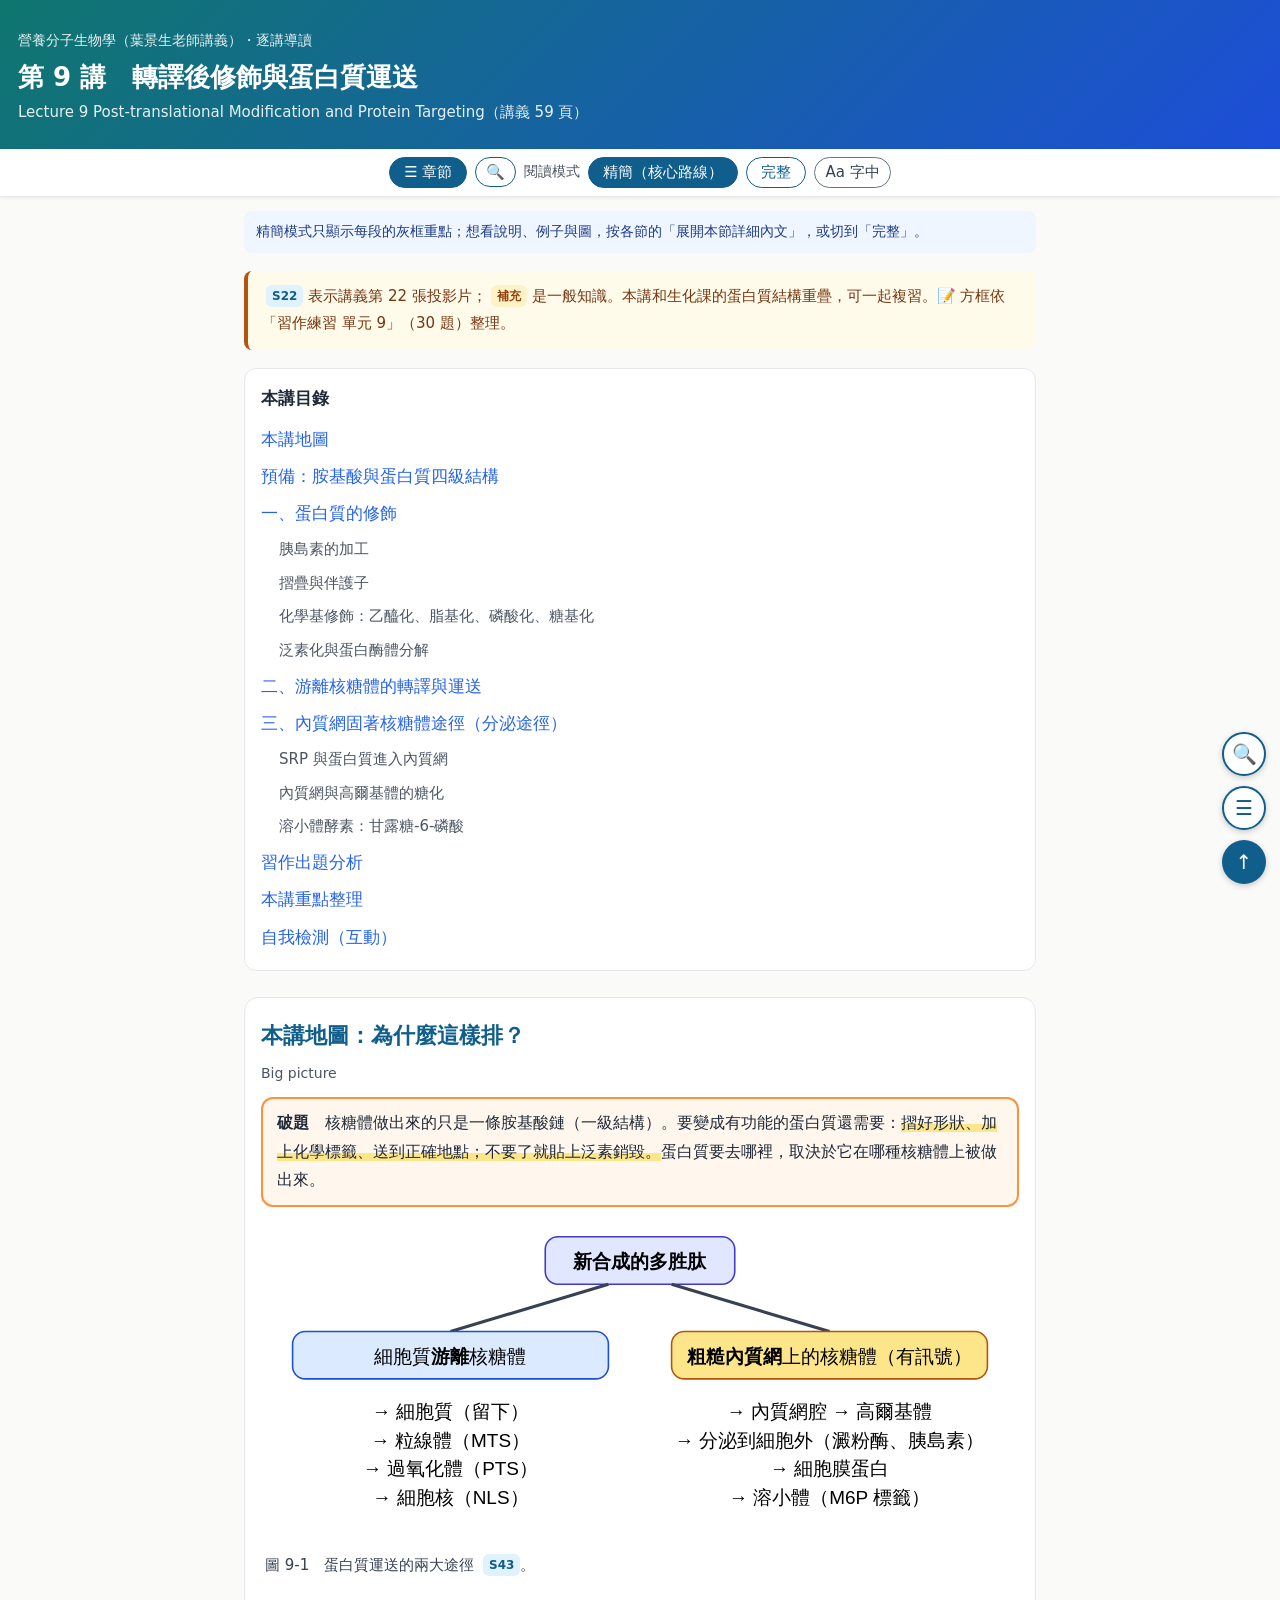
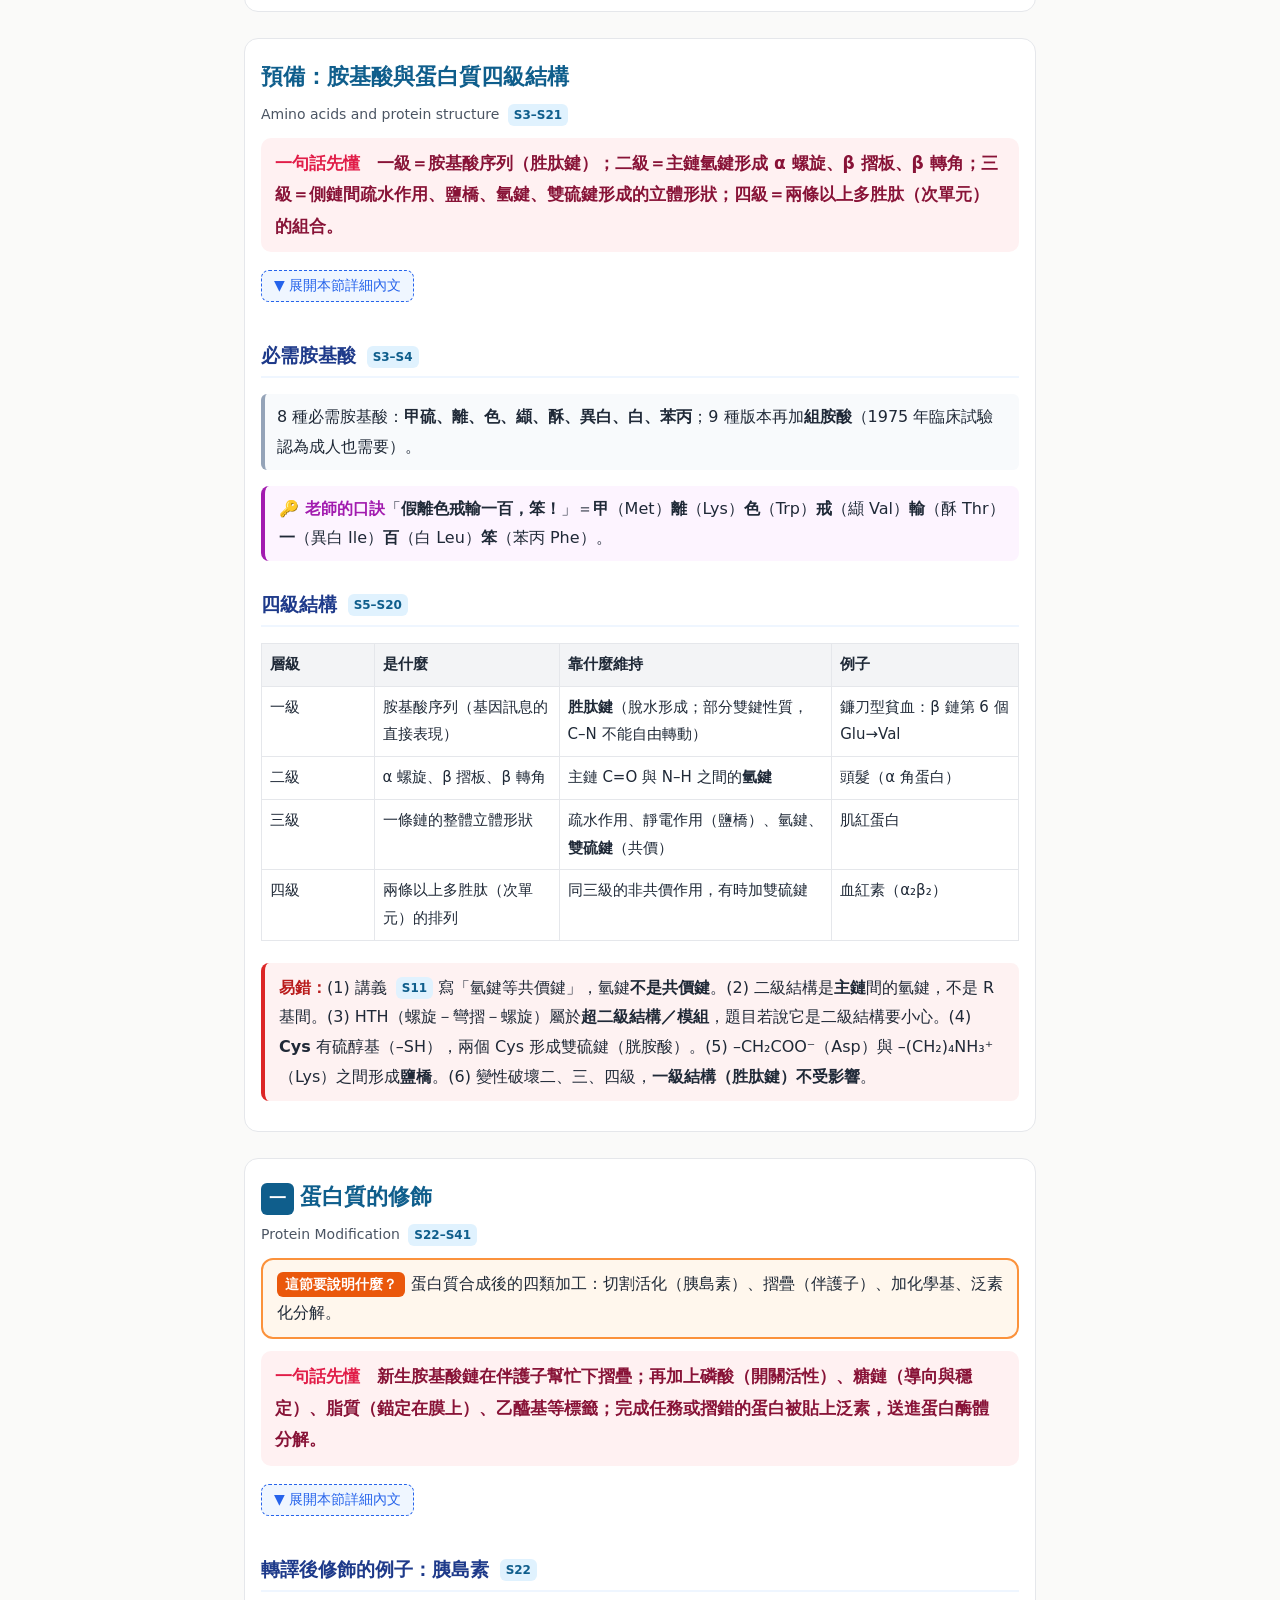
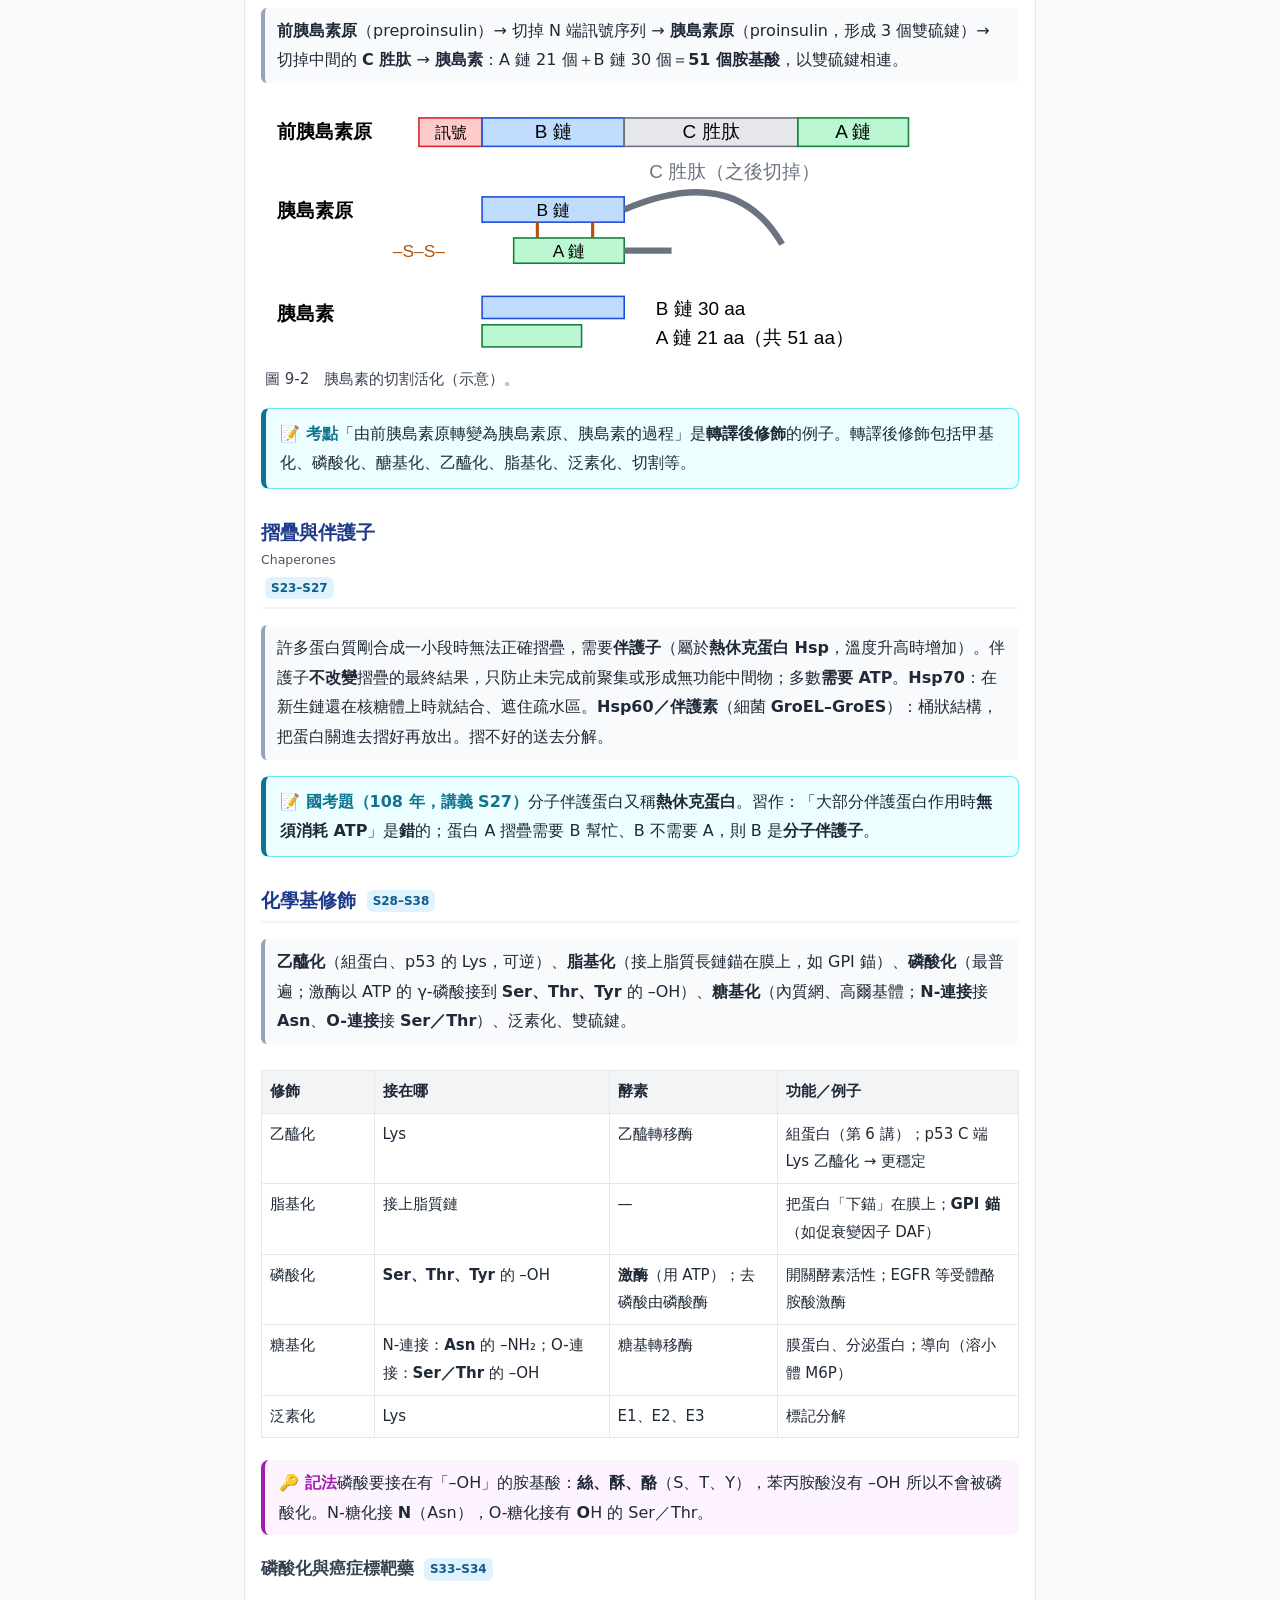
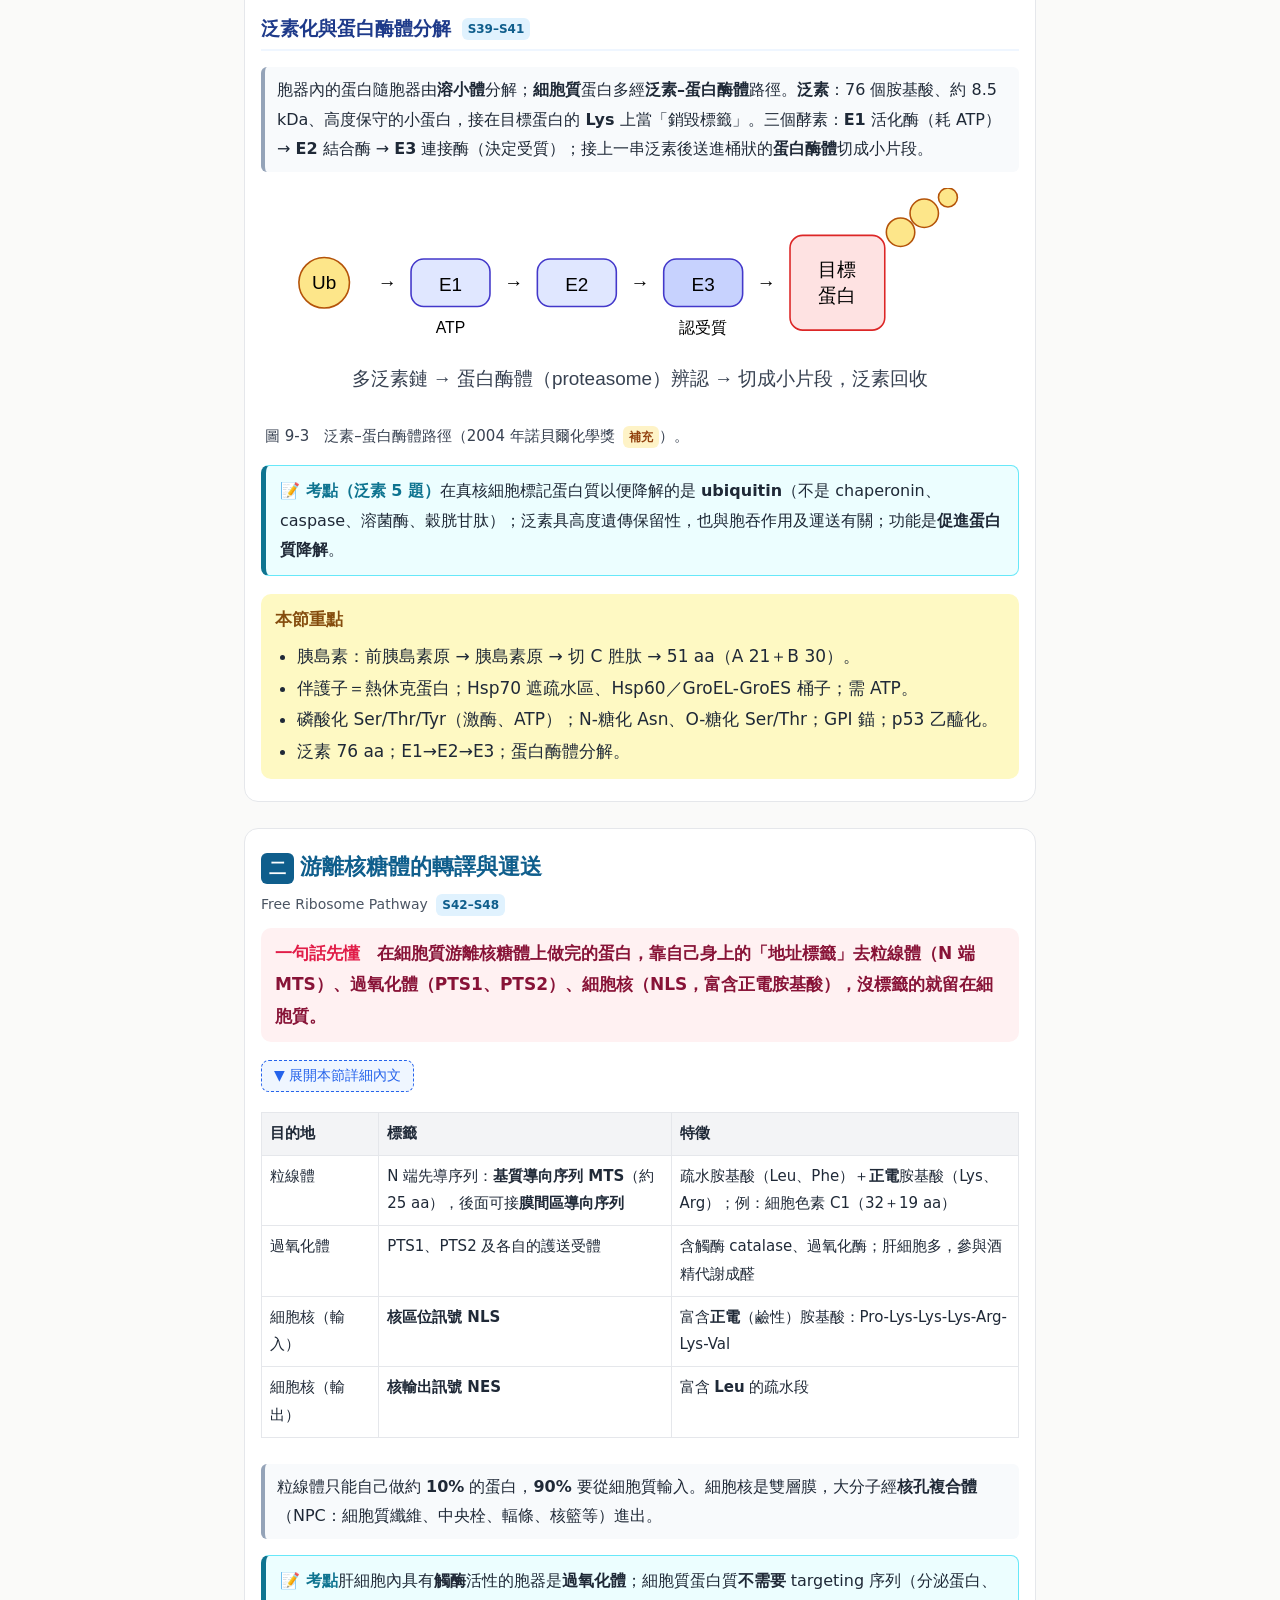
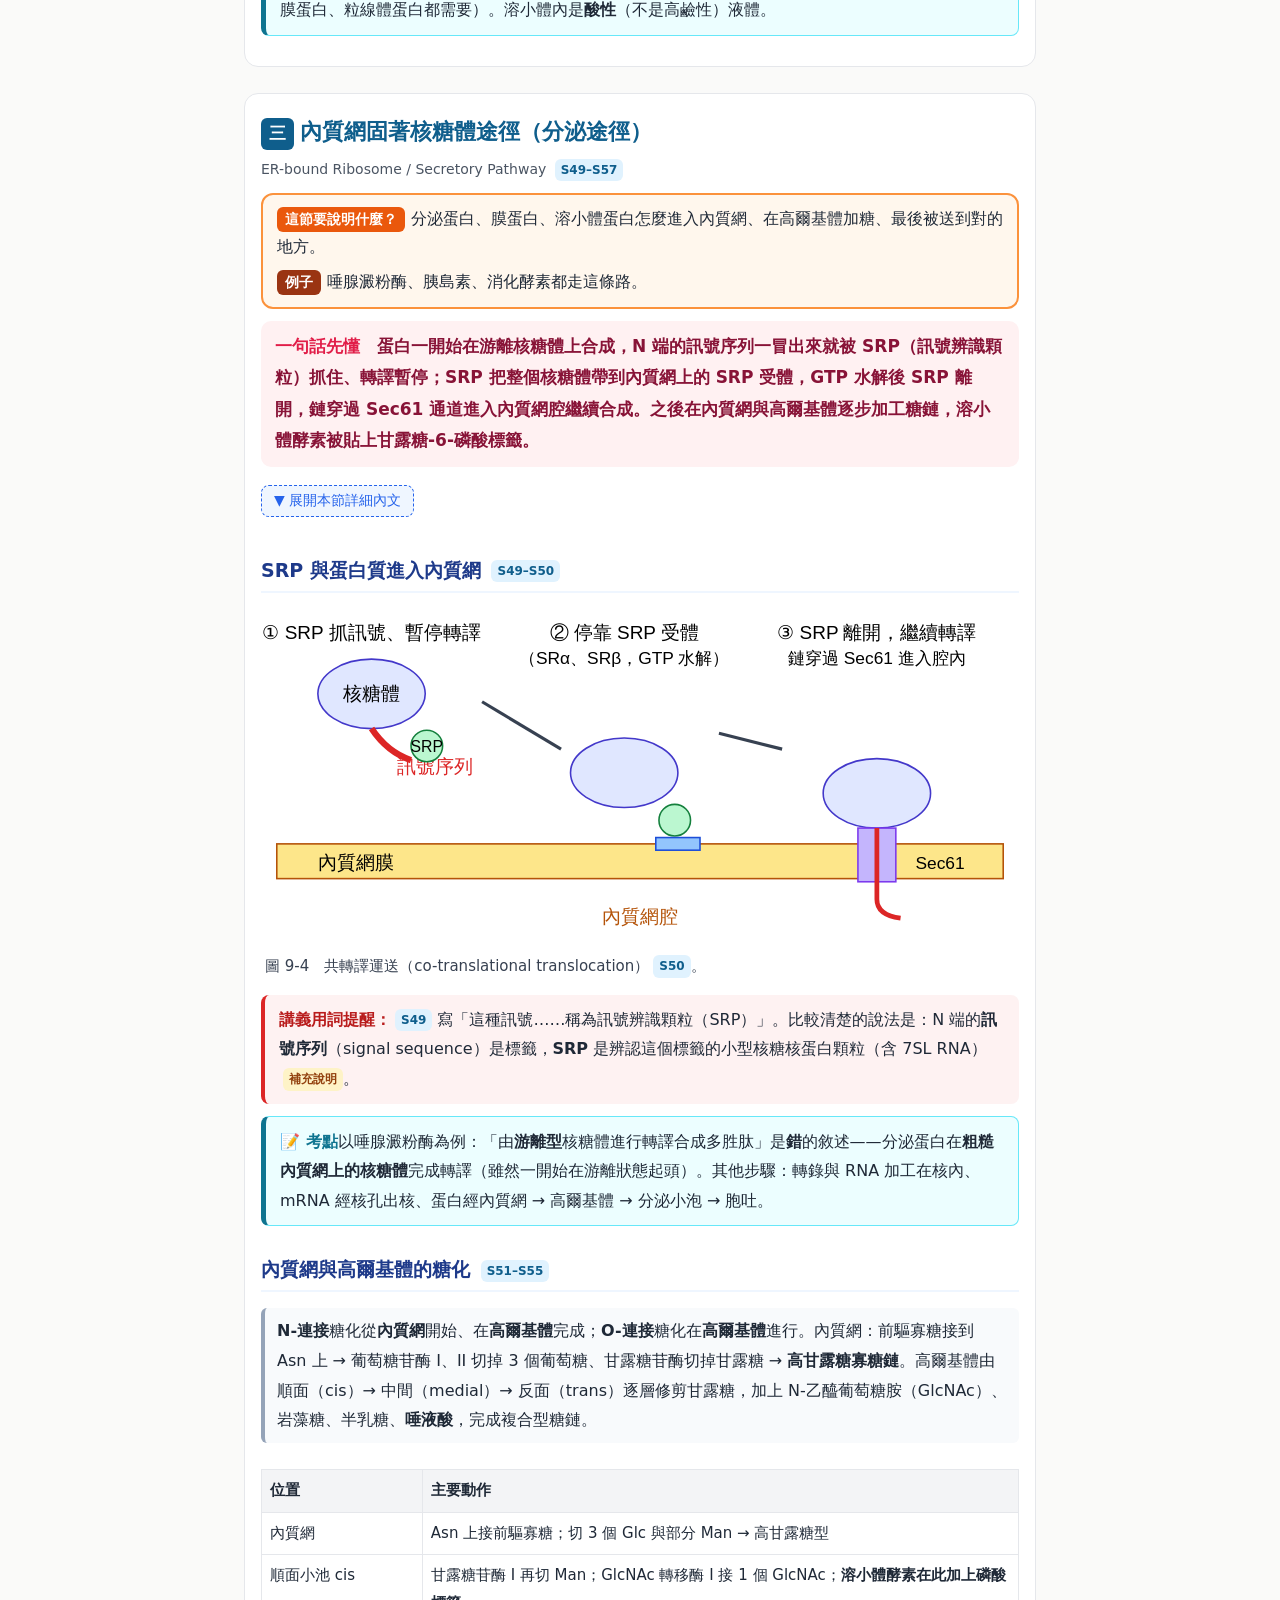
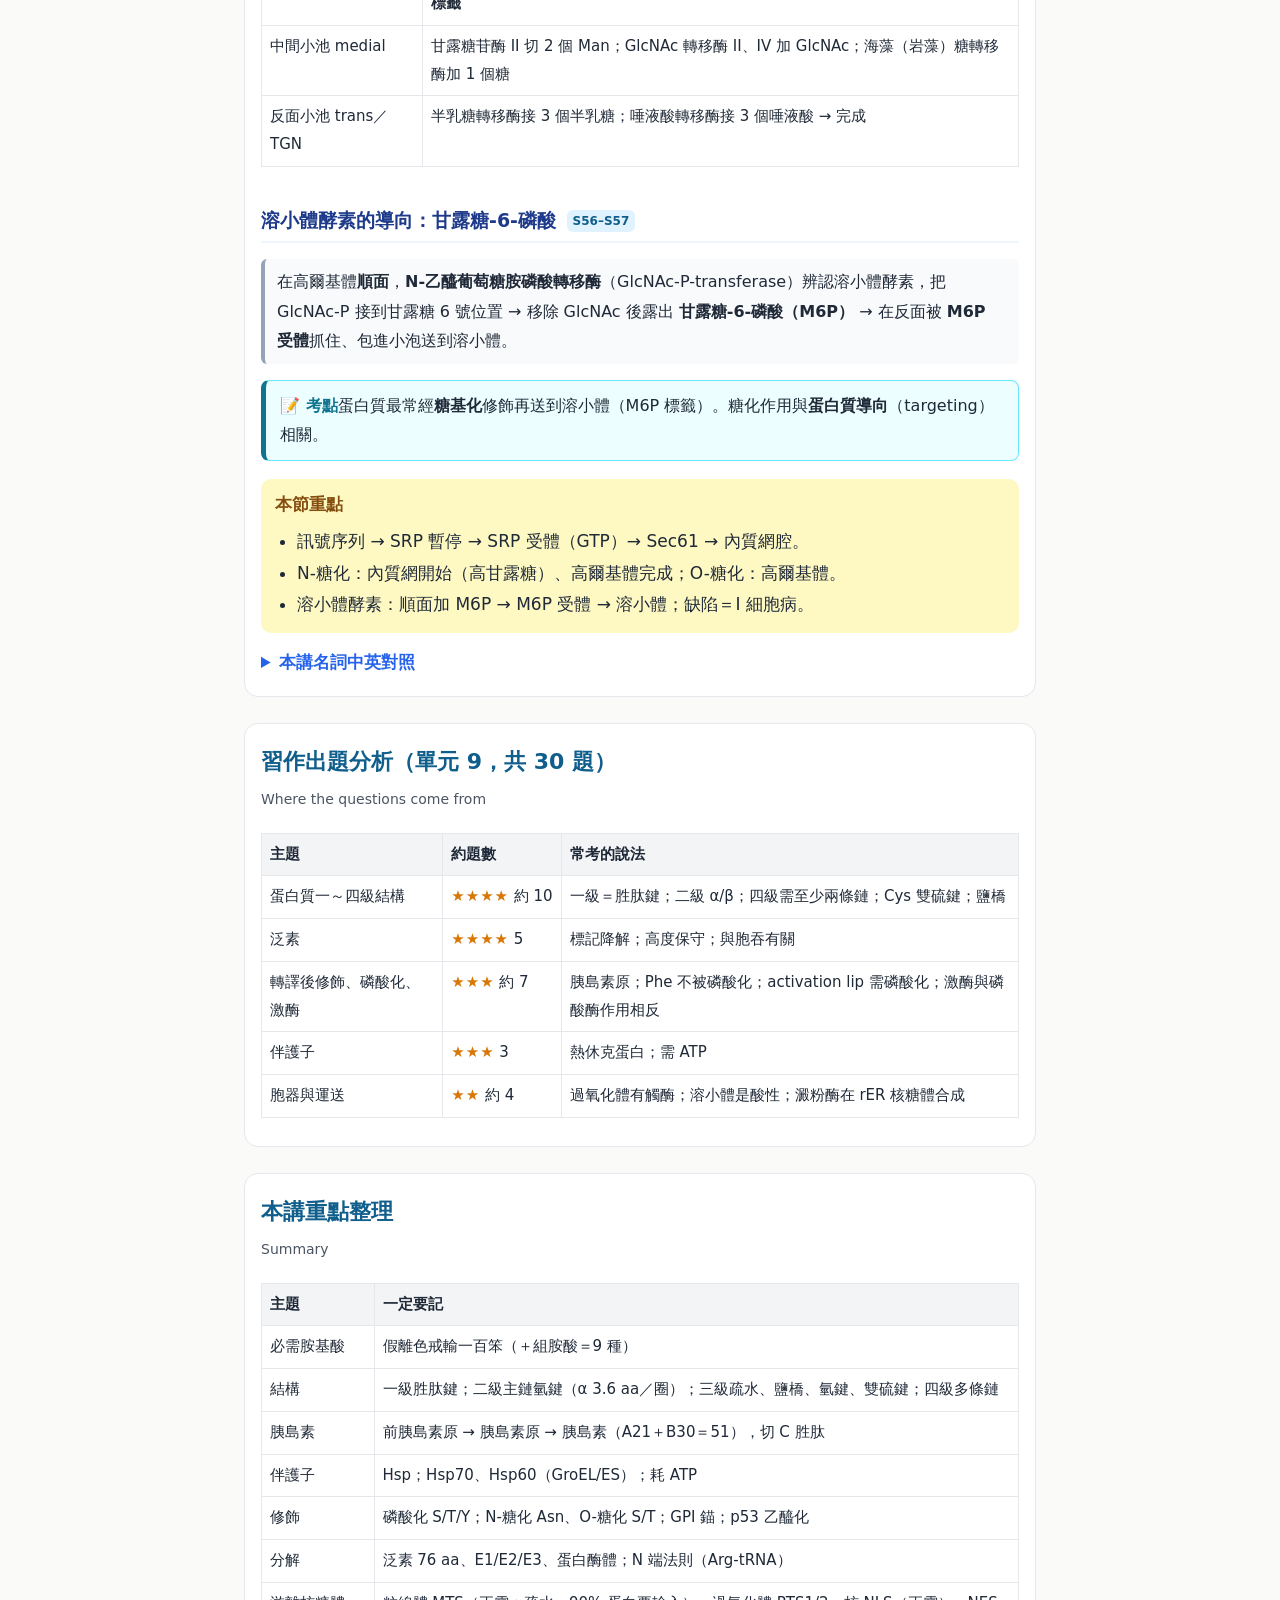
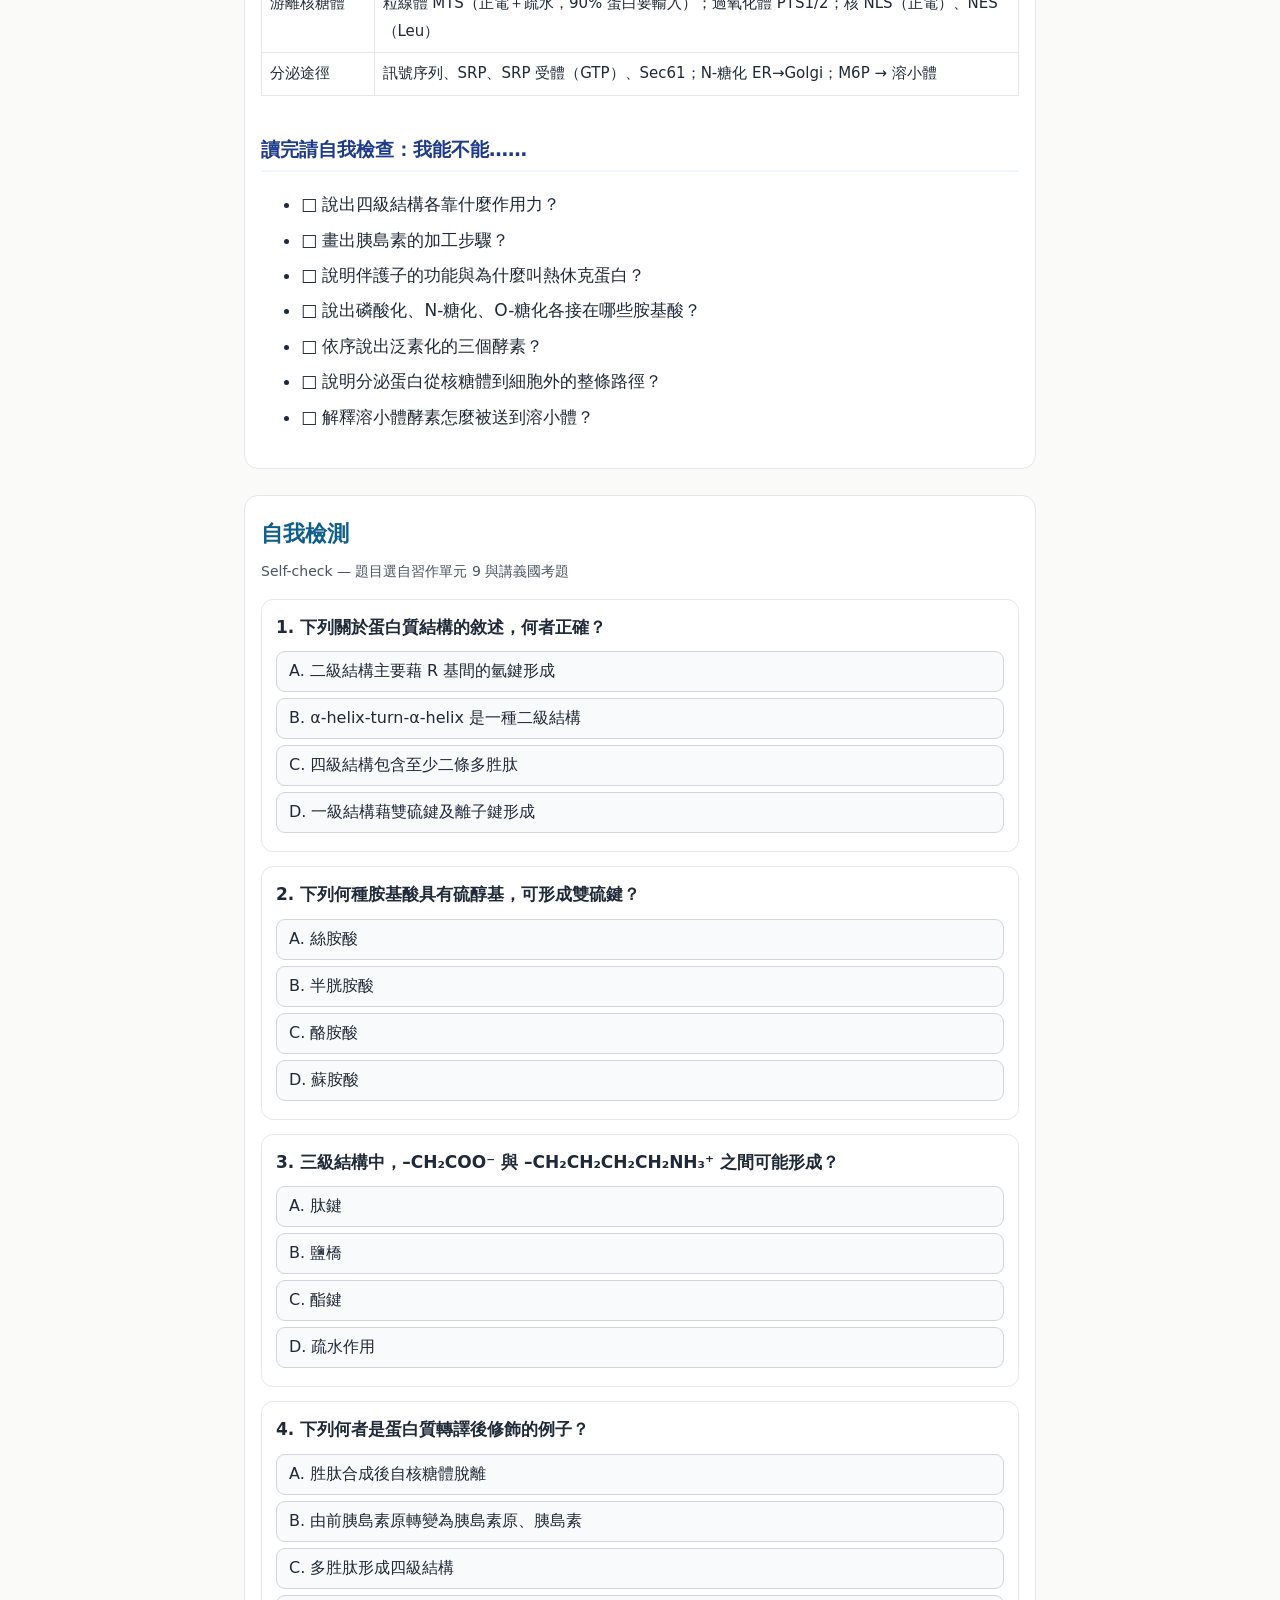
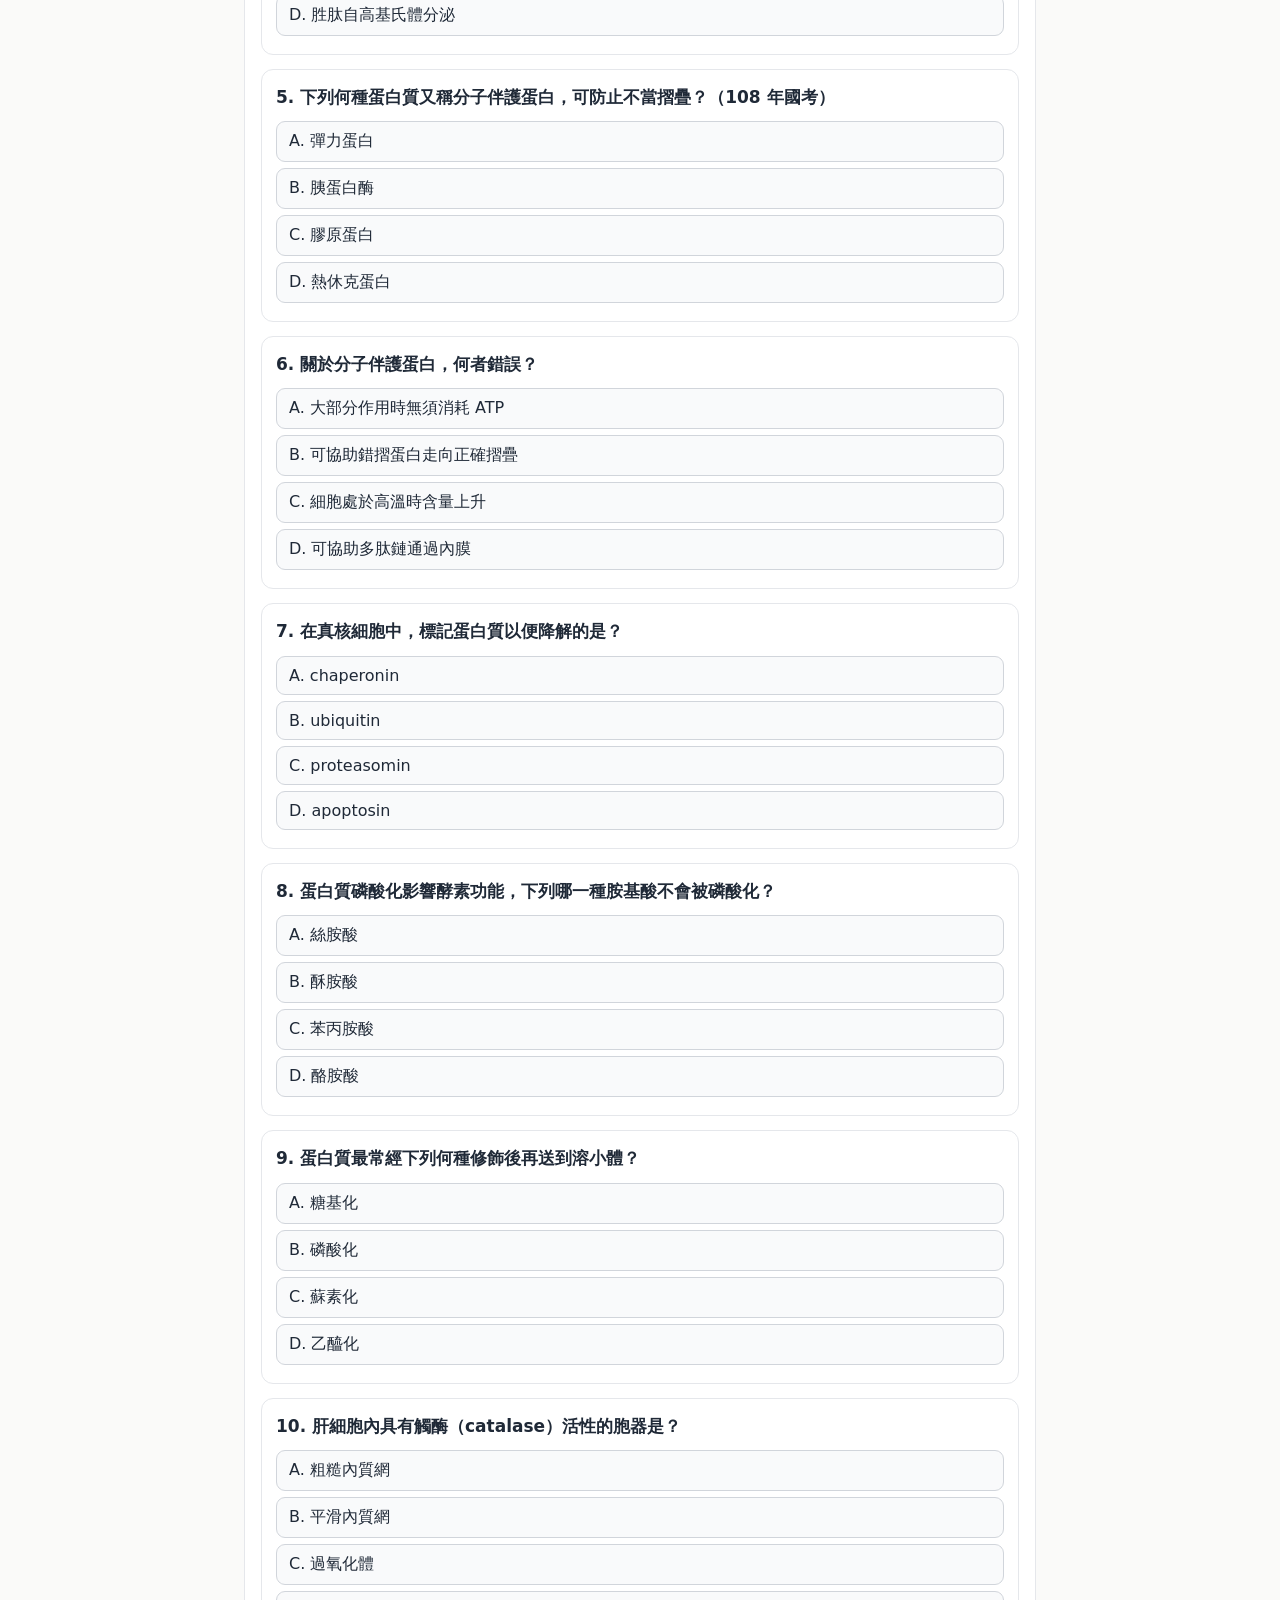
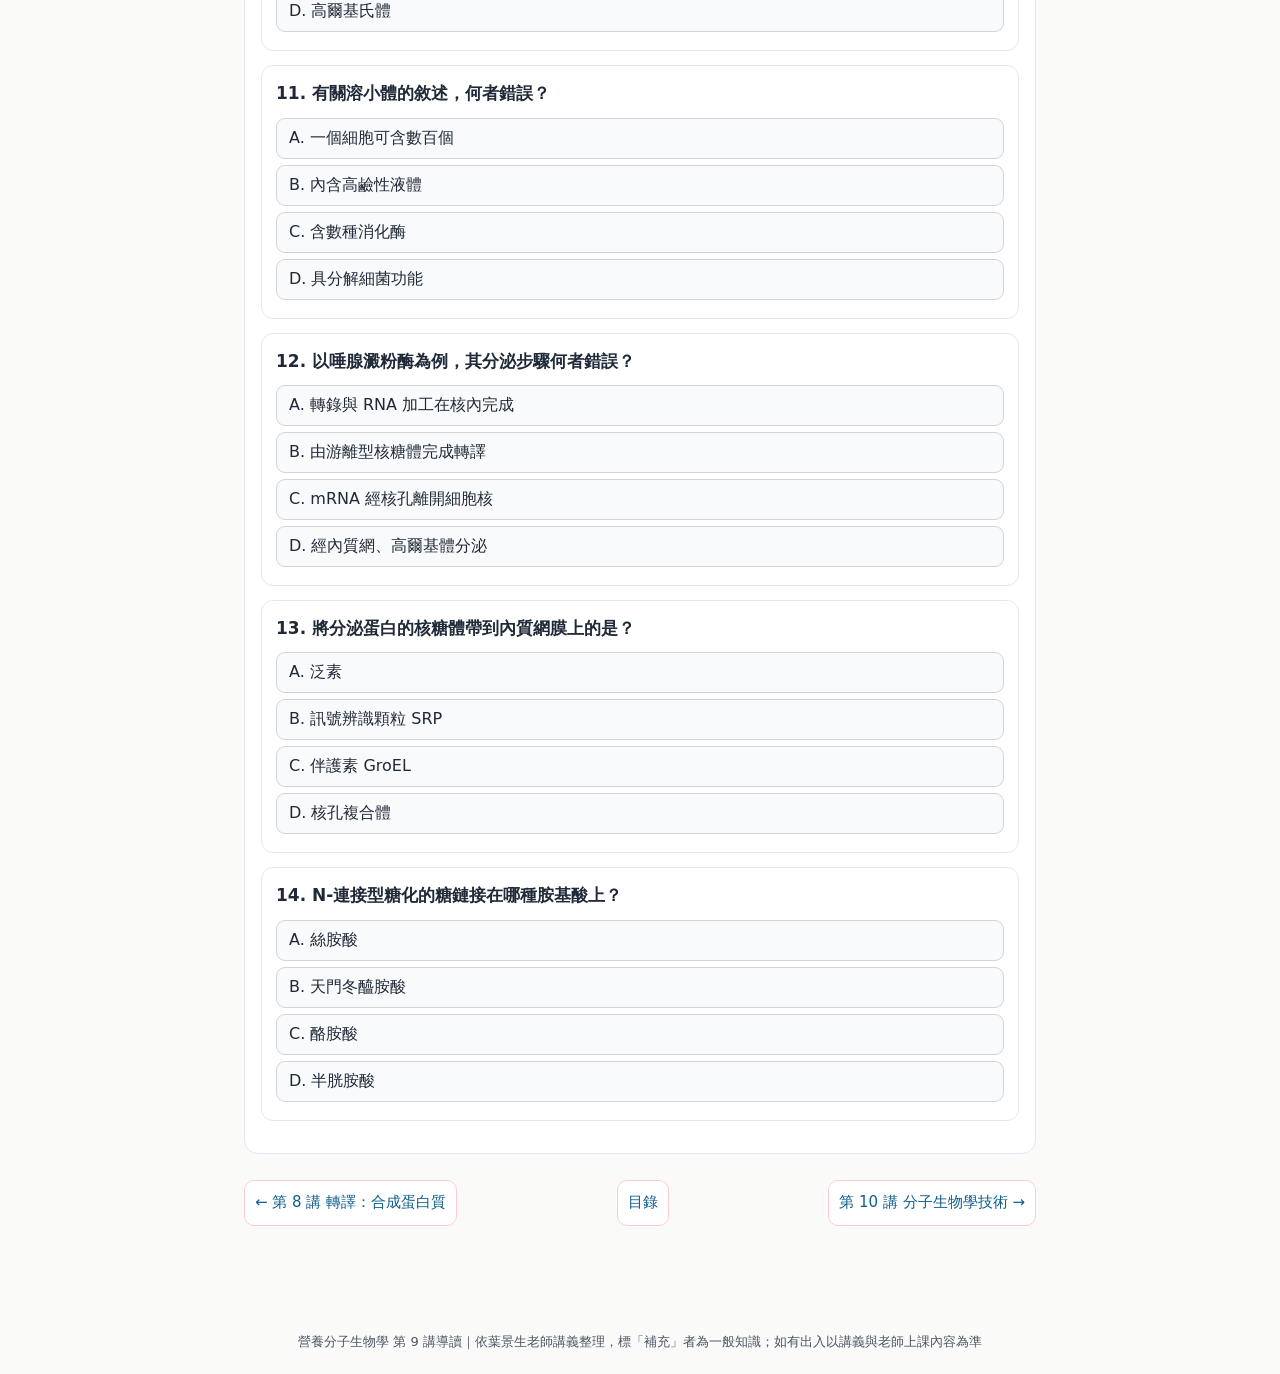
<file: guide/mb_ch09.html>
<!DOCTYPE html>
<html lang="zh-Hant">
<head>
<meta charset="UTF-8">
<meta name="viewport" content="width=device-width, initial-scale=1">
<title>營養分子生物學導讀｜第 9 講 轉譯後修飾與蛋白質運送</title>
<link rel="stylesheet" href="mb.css">
</head>
<body id="top" data-ch="9">
<header>
  <div class="book">營養分子生物學（葉景生老師講義）・逐講導讀</div>
  <h1>第 9 講　轉譯後修飾與蛋白質運送</h1>
  <div class="en">Lecture 9 Post-translational Modification and Protein Targeting（講義 59 頁）</div>
</header>
<div class="modebar"><span>閱讀模式</span>
  <button id="mBrief" onclick="setMode('brief')">精簡（核心路線）</button>
  <button id="mFull" onclick="setMode('full')">完整</button>
</div>
<main>
<div class="briefhint">精簡模式只顯示每段的灰框重點；想看說明、例子與圖，按各節的「展開本節詳細內文」，或切到「完整」。</div>
<div class="note"><span class="src">S22</span> 表示講義第 22 張投影片；<span class="add">補充</span> 是一般知識。本講和生化課的蛋白質結構重疊，可一起複習。📝 方框依「習作練習 單元 9」（30 題）整理。</div>
<nav class="toc">
  <b>本講目錄</b>
  <a href="#s0">本講地圖</a>
  <a href="#s1">預備：胺基酸與蛋白質四級結構</a>
  <a href="#s2">一、蛋白質的修飾</a>
  <a class="sub" href="#s2a">胰島素的加工</a>
  <a class="sub" href="#s2b">摺疊與伴護子</a>
  <a class="sub" href="#s2c">化學基修飾：乙醯化、脂基化、磷酸化、糖基化</a>
  <a class="sub" href="#s2d">泛素化與蛋白酶體分解</a>
  <a href="#s3">二、游離核糖體的轉譯與運送</a>
  <a href="#s4">三、內質網固著核糖體途徑（分泌途徑）</a>
  <a class="sub" href="#s4a">SRP 與蛋白質進入內質網</a>
  <a class="sub" href="#s4b">內質網與高爾基體的糖化</a>
  <a class="sub" href="#s4c">溶小體酵素：甘露糖-6-磷酸</a>
  <a href="#s5">習作出題分析</a>
  <a href="#s6">本講重點整理</a>
  <a href="#s7">自我檢測（互動）</a>
</nav>

<section class="sec" id="s0">
  <h2>本講地圖：為什麼這樣排？</h2>
  <div class="en">Big picture</div>
  <div class="lead"><b>破題</b>　核糖體做出來的只是一條胺基酸鏈（一級結構）。要變成有功能的蛋白質還需要：<span class="key">摺好形狀、加上化學標籤、送到正確地點；不要了就貼上泛素銷毀。</span>蛋白質要去哪裡，取決於它在哪種核糖體上被做出來。</div>
  <figure class="pic"><svg viewBox="0 0 480 200" xmlns="http://www.w3.org/2000/svg" font-family="Noto Sans TC,PingFang TC,Microsoft JhengHei,sans-serif">
    <g font-size="12" text-anchor="middle">
      <rect x="180" y="10" width="120" height="30" rx="8" fill="#e0e7ff" stroke="#4338ca"/><text x="240" y="30" font-weight="bold">新合成的多胜肽</text>
      <path d="M220 40 L120 70 M260 40 L360 70" stroke="#374151" stroke-width="2"/>
      <rect x="20" y="70" width="200" height="30" rx="8" fill="#dbeafe" stroke="#1d4ed8"/><text x="120" y="90">細胞質<tspan font-weight="bold">游離</tspan>核糖體</text>
      <rect x="260" y="70" width="200" height="30" rx="8" fill="#fde68a" stroke="#b45309"/><text x="360" y="90"><tspan font-weight="bold">粗糙內質網</tspan>上的核糖體（有訊號）</text>
      <text x="120" y="125">→ 細胞質（留下）</text><text x="120" y="143">→ 粒線體（MTS）</text><text x="120" y="161">→ 過氧化體（PTS）</text><text x="120" y="179">→ 細胞核（NLS）</text>
      <text x="360" y="125">→ 內質網腔 → 高爾基體</text><text x="360" y="143">→ 分泌到細胞外（澱粉酶、胰島素）</text><text x="360" y="161">→ 細胞膜蛋白</text><text x="360" y="179">→ 溶小體（M6P 標籤）</text>
    </g>
  </svg><figcaption>圖 9-1　蛋白質運送的兩大途徑 <span class="src">S43</span>。</figcaption></figure>
</section>

<!-- ============ 預備 ============ -->
<section class="sec det" id="s1">
  <h2>預備：胺基酸與蛋白質四級結構</h2>
  <div class="en">Amino acids and protein structure <span class="src">S3–S21</span></div>
  <div class="oneline">一級＝胺基酸序列（胜肽鍵）；二級＝主鏈氫鍵形成 α 螺旋、β 摺板、β 轉角；三級＝側鏈間疏水作用、鹽橋、氫鍵、雙硫鍵形成的立體形狀；四級＝兩條以上多胜肽（次單元）的組合。</div>
<div class="bridge">第 9 講開頭先放了二十種胺基酸表和蛋白質四級結構，看起來像生化課複習、和「轉譯後修飾」沒有直接關係。老師這樣排的用意是：第 8 講做出來的只是<b>一級結構</b>（胺基酸序列）；要理解後面的「摺疊」「修飾」「運送」，必須先知道一條鏈要經過哪些層次才會變成有功能的形狀，以及哪些胺基酸的側鏈可以被修飾（例如有 –OH 的才能磷酸化）。所以這段是後面所有內容的地基。</div>
  <h3>必需胺基酸 <span class="src">S3–S4</span></h3>
  <p class="core">8 種必需胺基酸：<b>甲硫、離、色、纈、酥、異白、白、苯丙</b>；9 種版本再加<b>組胺酸</b>（1975 年臨床試驗認為成人也需要）。</p>
  <div class="mn"><b class="t">老師的口訣</b>「<b>假離色戒輸一百，笨！</b>」＝<b>甲</b>（Met）<b>離</b>（Lys）<b>色</b>（Trp）<b>戒</b>（纈 Val）<b>輸</b>（酥 Thr）<b>一</b>（異白 Ile）<b>百</b>（白 Leu）<b>笨</b>（苯丙 Phe）。</div>
  <h3>四級結構 <span class="src">S5–S20</span></h3>
  <div class="tblwrap"><table>
    <tr><th>層級</th><th>是什麼</th><th>靠什麼維持</th><th>例子</th></tr>
    <tr><td>一級</td><td>胺基酸序列（基因訊息的直接表現）</td><td><b>胜肽鍵</b>（脫水形成；部分雙鍵性質，C–N 不能自由轉動）</td><td>鐮刀型貧血：β 鏈第 6 個 Glu→Val</td></tr>
    <tr><td>二級</td><td>α 螺旋、β 摺板、β 轉角</td><td>主鏈 C=O 與 N–H 之間的<b>氫鍵</b></td><td>頭髮（α 角蛋白）</td></tr>
    <tr><td>三級</td><td>一條鏈的整體立體形狀</td><td>疏水作用、靜電作用（鹽橋）、氫鍵、<b>雙硫鍵</b>（共價）</td><td>肌紅蛋白</td></tr>
    <tr><td>四級</td><td>兩條以上多胜肽（次單元）的排列</td><td>同三級的非共價作用，有時加雙硫鍵</td><td>血紅素（α₂β₂）</td></tr>
  </table></div>
  <ul class="dots">
    <li><b>α 螺旋</b>：右旋，每個 N–H 與往前第 4 個胺基酸的 C=O 形成氫鍵；<b>3.6 個胺基酸一圈</b>，每圈約 0.54 nm（講義 <span class="src">S12</span> 寫 54 nm，應為 0.54 nm／5.4 Å）；R 基朝外。</li>
    <li><b>β 摺板</b>：兩段以上的鏈平行或反平行排列，像手風琴；氫鍵在<b>股與股之間</b>；R 基在片層上下。</li>
  </ul>
  <div class="warn"><b class="t">易錯：</b>(1) 講義 <span class="src">S11</span> 寫「氫鍵等共價鍵」，氫鍵<b>不是共價鍵</b>。(2) 二級結構是<b>主鏈</b>間的氫鍵，不是 R 基間。(3) HTH（螺旋－彎摺－螺旋）屬於<b>超二級結構／模組</b>，題目若說它是二級結構要小心。(4) <b>Cys</b> 有硫醇基（–SH），兩個 Cys 形成雙硫鍵（胱胺酸）。(5) –CH₂COO⁻（Asp）與 –(CH₂)₄NH₃⁺（Lys）之間形成<b>鹽橋</b>。(6) 變性破壞二、三、四級，<b>一級結構（胜肽鍵）不受影響</b>。</div>
  <p>導致蛋白質<b>變性</b>的因素 <span class="src">S20</span>：強酸強鹼、有機溶劑（乙醇、丙酮、尿素）、清潔劑、還原劑、鹽濃度、重金屬、溫度、機械力（攪拌、研磨）。</p>
  <div class="nut"><b class="t">營養連結：</b>烹調加熱、打蛋白、醃漬（酸）都會讓蛋白質變性，通常反而更好消化；變性不會降低胺基酸的營養價值，因為一級序列沒變。</div>
</section>

<!-- ============ 一 ============ -->
<section class="sec det" id="s2">
  <h2><span class="no">一</span>蛋白質的修飾</h2>
  <div class="en">Protein Modification <span class="src">S22–S41</span></div>
  <div class="lead"><div><span class="lt">這節要說明什麼？</span>蛋白質合成後的四類加工：切割活化（胰島素）、摺疊（伴護子）、加化學基、泛素化分解。</div></div>
  <div class="oneline">新生胺基酸鏈在伴護子幫忙下摺疊；再加上磷酸（開關活性）、糖鏈（導向與穩定）、脂質（錨定在膜上）、乙醯基等標籤；完成任務或摺錯的蛋白被貼上泛素，送進蛋白酶體分解。</div>
<div class="bridge">看完四級結構之後，簡報先舉胰島素當例子，說明「剛做好的鏈」和「有功能的蛋白」可以差很多（要切掉一大段才會活化）。接著依蛋白質的一生排列：<b>摺疊 → 加上化學標籤 → 用完分解</b>。</div>

  <h3 id="s2a">轉譯後修飾的例子：胰島素 <span class="src">S22</span></h3>
  <p class="core"><b>前胰島素原</b>（preproinsulin）→ 切掉 N 端訊號序列 → <b>胰島素原</b>（proinsulin，形成 3 個雙硫鍵）→ 切掉中間的 <b>C 胜肽</b> → <b>胰島素</b>：A 鏈 21 個＋B 鏈 30 個＝<b>51 個胺基酸</b>，以雙硫鍵相連。</p>
  <p>為什麼不直接做出 51 個胺基酸的成品？因為兩條短鏈分開做，很難準確地用雙硫鍵對接。做成一條長鏈（胰島素原）時，中間的 C 胜肽像一條繩子，把 A、B 兩段拉在正確的相對位置，三個雙硫鍵就能自然形成；接好之後再把繩子剪掉 <span class="add">補充說明</span>。最前面的訊號序列則是讓它進入內質網、走分泌途徑的通行證（本講第三節）。</p>
  <figure class="pic"><svg viewBox="0 0 480 160" xmlns="http://www.w3.org/2000/svg" font-family="Noto Sans TC,PingFang TC,Microsoft JhengHei,sans-serif">
    <g font-size="12" text-anchor="middle">
      <text x="10" y="25" text-anchor="start" font-weight="bold">前胰島素原</text>
      <rect x="100" y="12" width="40" height="18" fill="#fecaca" stroke="#dc2626"/><text x="120" y="25" font-size="10">訊號</text>
      <rect x="140" y="12" width="90" height="18" fill="#bfdbfe" stroke="#1d4ed8"/><text x="185" y="25">B 鏈</text>
      <rect x="230" y="12" width="110" height="18" fill="#e5e7eb" stroke="#6b7280"/><text x="285" y="25">C 胜肽</text>
      <rect x="340" y="12" width="70" height="18" fill="#bbf7d0" stroke="#15803d"/><text x="375" y="25">A 鏈</text>
      <text x="10" y="75" text-anchor="start" font-weight="bold">胰島素原</text>
      <rect x="140" y="62" width="90" height="16" fill="#bfdbfe" stroke="#1d4ed8"/><text x="185" y="74" font-size="11">B 鏈</text>
      <path d="M230 70 Q300 40 330 92" fill="none" stroke="#6b7280" stroke-width="4"/><text x="300" y="50" fill="#6b7280">C 胜肽（之後切掉）</text>
      <rect x="160" y="88" width="70" height="16" fill="#bbf7d0" stroke="#15803d"/><text x="195" y="100" font-size="11">A 鏈</text>
      <path d="M260 96 L230 96" stroke="#6b7280" stroke-width="4"/>
      <line x1="175" y1="78" x2="175" y2="88" stroke="#b45309" stroke-width="2"/><line x1="210" y1="78" x2="210" y2="88" stroke="#b45309" stroke-width="2"/>
      <text x="100" y="100" fill="#b45309" font-size="11">–S–S–</text>
      <text x="10" y="140" text-anchor="start" font-weight="bold">胰島素</text>
      <rect x="140" y="125" width="90" height="14" fill="#bfdbfe" stroke="#1d4ed8"/><text x="250" y="137" text-anchor="start">B 鏈 30 aa</text>
      <rect x="140" y="143" width="63" height="14" fill="#bbf7d0" stroke="#15803d"/><text x="250" y="155" text-anchor="start">A 鏈 21 aa（共 51 aa）</text>
    </g>
  </svg><figcaption>圖 9-2　胰島素的切割活化（示意）。</figcaption></figure>
  <div class="nut"><b class="t">臨床營養連結 <span class="add">補充</span>：</b>C 胜肽和胰島素等量分泌，且不受外來胰島素干擾，所以測<b>血中 C 胜肽</b>可評估糖尿病人自己的 β 細胞還剩多少功能。</div>
  <div class="exam"><b class="t">考點</b>「由前胰島素原轉變為胰島素原、胰島素的過程」是<b>轉譯後修飾</b>的例子。轉譯後修飾包括甲基化、磷酸化、醣基化、乙醯化、脂基化、泛素化、切割等。</div>

  <div class="bridge">胰島素的例子提到它要先形成三個雙硫鍵——也就是要先摺對形狀，切割才會正確。但一條剛冒出核糖體的鏈，疏水的部分會到處亂黏，很難自己摺好，所以需要幫手。</div>
<h3 id="s2b">摺疊與伴護子 Chaperones <span class="src">S23–S27</span></h3>
  <p class="core">許多蛋白質剛合成一小段時無法正確摺疊，需要<b>伴護子</b>（屬於<b>熱休克蛋白 Hsp</b>，溫度升高時增加）。伴護子<b>不改變</b>摺疊的最終結果，只防止未完成前聚集或形成無功能中間物；多數<b>需要 ATP</b>。<b>Hsp70</b>：在新生鏈還在核糖體上時就結合、遮住疏水區。<b>Hsp60／伴護素</b>（細菌 <b>GroEL–GroES</b>）：桶狀結構，把蛋白關進去摺好再放出。摺不好的送去分解。</p>
  <p>摺疊的主要驅動力是疏水作用：疏水的胺基酸要躲進分子內部、親水的留在表面。問題是新生鏈從核糖體一點一點冒出來，前半段的疏水區在後半段出來之前沒有「夥伴」可以包，很容易和別的蛋白黏在一起（聚集）。Hsp70 先暫時蓋住這些疏水區；還是摺不好的，就送進 Hsp60 類的桶子（伴護素），在隔離的空間裡慢慢摺。高溫會使蛋白變性，所以細胞受熱時大量製造這些蛋白來救援——「熱休克蛋白」名稱由此而來。</p>
  <ul class="dots">
    <li>四種伴護子 <span class="src">S27</span>：摺疊伴護子、支托伴護子（先夾住等待）、防聚集伴護子（錯摺時協助重摺）、分泌伴護子（護送分泌蛋白穿膜）。</li>
    <li>工作：防止新生鏈錯摺、協助變性的鏈恢復、協助多胜肽通過核膜、內質網膜等內膜。</li>
  </ul>
  <div class="eg"><b class="t">比喻：</b>伴護素像一間安靜的「摺紙小房間」：剛做好的鏈在外面容易和別人黏成一團，關進房間就能專心摺好。若怎麼摺都失敗，就被送到長得很像的另一個桶子——蛋白酶體——拆成胺基酸回收。</div>
  <div class="exam"><b class="t">國考題（108 年，講義 S27）</b>分子伴護蛋白又稱<b>熱休克蛋白</b>。習作：「大部分伴護蛋白作用時<b>無須消耗 ATP</b>」是<b>錯</b>的；蛋白 A 摺疊需要 B 幫忙、B 不需要 A，則 B 是<b>分子伴護子</b>。</div>
  <div class="nut"><b class="t">健康連結 <span class="add">補充</span>：</b>蛋白質錯誤摺疊並聚集與阿茲海默症（β-類澱粉）、帕金森氏症、狂牛症（普利昂）有關。</div>

  <div class="bridge">摺好之後，很多蛋白還要再加上「化學標籤」，用來調整活性（磷酸化像開關）、決定位置（脂質錨在膜上、糖鏈當地址）或穩定性（乙醯化）。這些修飾都接在特定胺基酸的側鏈上——這就是開頭要先看胺基酸表的原因。</div>
<h3 id="s2c">化學基修飾 <span class="src">S28–S38</span></h3>
  <p class="core"><b>乙醯化</b>（組蛋白、p53 的 Lys，可逆）、<b>脂基化</b>（接上脂質長鏈錨在膜上，如 GPI 錨）、<b>磷酸化</b>（最普遍；激酶以 ATP 的 γ-磷酸接到 <b>Ser、Thr、Tyr</b> 的 –OH）、<b>糖基化</b>（內質網、高爾基體；<b>N-連接</b>接 <b>Asn</b>、<b>O-連接</b>接 <b>Ser／Thr</b>）、泛素化、雙硫鍵。</p>
  <div class="tblwrap"><table>
    <tr><th>修飾</th><th>接在哪</th><th>酵素</th><th>功能／例子</th></tr>
    <tr><td>乙醯化</td><td>Lys</td><td>乙醯轉移酶</td><td>組蛋白（第 6 講）；p53 C 端 Lys 乙醯化 → 更穩定</td></tr>
    <tr><td>脂基化</td><td>接上脂質鏈</td><td>—</td><td>把蛋白「下錨」在膜上；<b>GPI 錨</b>（如促衰變因子 DAF）</td></tr>
    <tr><td>磷酸化</td><td><b>Ser、Thr、Tyr</b> 的 –OH</td><td><b>激酶</b>（用 ATP）；去磷酸由磷酸酶</td><td>開關酵素活性；EGFR 等受體酪胺酸激酶</td></tr>
    <tr><td>糖基化</td><td>N-連接：<b>Asn</b> 的 –NH₂；O-連接：<b>Ser／Thr</b> 的 –OH</td><td>糖基轉移酶</td><td>膜蛋白、分泌蛋白；導向（溶小體 M6P）</td></tr>
    <tr><td>泛素化</td><td>Lys</td><td>E1、E2、E3</td><td>標記分解</td></tr>
  </table></div>
  <div class="mn"><b class="t">記法</b>磷酸要接在有「–OH」的胺基酸：<b>絲、酥、酪</b>（S、T、Y），苯丙胺酸沒有 –OH 所以不會被磷酸化。N-糖化接 <b>N</b>（Asn），O-糖化接有 <b>O</b>H 的 Ser／Thr。</div>
  <h4>磷酸化與癌症標靶藥 <span class="src">S33–S34</span></h4>
  <p><b>EGFR</b>（表皮生長因子受體）本身是<b>酪胺酸激酶</b>：生長因子結合後受體互相磷酸化，啟動一連串細胞內訊息。<b>酪胺酸激酶抑制劑（TKI）</b>：Iressa（艾瑞莎）、Tarceva（得舒緩）。單株抗體：針對 HER2 的 trastuzumab（賀癌平）、抑制 HER2 結合的 pertuzumab、針對 EGFR 的 panitumumab。許多激酶的「活化唇（activation lip）」本身也要被<b>磷酸化</b>才會活化。</p>

  <div class="bridge">蛋白質完成任務、或摺錯修不好，就要被清掉；不然會堆積造成傷害。泛素本身也是一種「轉譯後修飾」（接在 Lys 上），只是它代表的訊息是「請銷毀」。</div>
<h3 id="s2d">泛素化與蛋白酶體分解 <span class="src">S39–S41</span></h3>
  <p class="core">胞器內的蛋白隨胞器由<b>溶小體</b>分解；<b>細胞質</b>蛋白多經<b>泛素–蛋白酶體</b>路徑。<b>泛素</b>：76 個胺基酸、約 8.5 kDa、高度保守的小蛋白，接在目標蛋白的 <b>Lys</b> 上當「銷毀標籤」。三個酵素：<b>E1</b> 活化酶（耗 ATP）→ <b>E2</b> 結合酶 → <b>E3</b> 連接酶（決定受質）；接上一串泛素後送進桶狀的<b>蛋白酶體</b>切成小片段。</p>
  <figure class="pic"><svg viewBox="0 0 480 140" xmlns="http://www.w3.org/2000/svg" font-family="Noto Sans TC,PingFang TC,Microsoft JhengHei,sans-serif">
    <g font-size="12" text-anchor="middle">
      <circle cx="40" cy="60" r="16" fill="#fde68a" stroke="#b45309"/><text x="40" y="64">Ub</text>
      <text x="80" y="64">→</text>
      <rect x="95" y="45" width="50" height="30" rx="8" fill="#e0e7ff" stroke="#4338ca"/><text x="120" y="65">E1</text><text x="120" y="92" font-size="10">ATP</text>
      <text x="160" y="64">→</text>
      <rect x="175" y="45" width="50" height="30" rx="8" fill="#e0e7ff" stroke="#4338ca"/><text x="200" y="65">E2</text>
      <text x="240" y="64">→</text>
      <rect x="255" y="45" width="50" height="30" rx="8" fill="#c7d2fe" stroke="#4338ca"/><text x="280" y="65">E3</text><text x="280" y="92" font-size="10">認受質</text>
      <text x="320" y="64">→</text>
      <rect x="335" y="30" width="60" height="60" rx="8" fill="#fee2e2" stroke="#dc2626"/><text x="365" y="56">目標</text><text x="365" y="72">蛋白</text>
      <g fill="#fde68a" stroke="#b45309"><circle cx="405" cy="28" r="9"/><circle cx="420" cy="16" r="9"/><circle cx="435" cy="6" r="6"/></g>
      <text x="240" y="125" fill="#374151">多泛素鏈 → 蛋白酶體（proteasome）辨認 → 切成小片段，泛素回收</text>
    </g>
  </svg><figcaption>圖 9-3　泛素–蛋白酶體路徑（2004 年諾貝爾化學獎 <span class="add">補充</span>）。</figcaption></figure>
  <p><b>N 端法則</b> <span class="src">S41</span>：N 端是酸性胺基酸（Asp、Glu）的蛋白，會由胺醯 tRNA–蛋白質轉移酶把 <b>Arg</b>（從 Arg-tRNA^Arg 來）接到 N 端，成為降解辨認訊號——這是 tRNA 參與蛋白分解的特例。</p>
  <div class="exam"><b class="t">考點（泛素 5 題）</b>在真核細胞標記蛋白質以便降解的是 <b>ubiquitin</b>（不是 chaperonin、caspase、溶菌酶、穀胱甘肽）；泛素具高度遺傳保留性，也與胞吞作用及運送有關；功能是<b>促進蛋白質降解</b>。</div>
  <div class="nut"><b class="t">營養連結 <span class="add">補充</span>：</b>禁食、敗血症、癌症惡病質時，肌肉的泛素–蛋白酶體路徑被大量活化，肌肉蛋白快速分解——這是住院病人肌少、需要積極營養支持的分子原因之一。</div>
  <div class="sum"><b class="t">本節重點</b><ul>
    <li>胰島素：前胰島素原 → 胰島素原 → 切 C 胜肽 → 51 aa（A 21＋B 30）。</li>
    <li>伴護子＝熱休克蛋白；Hsp70 遮疏水區、Hsp60／GroEL-GroES 桶子；需 ATP。</li>
    <li>磷酸化 Ser/Thr/Tyr（激酶、ATP）；N-糖化 Asn、O-糖化 Ser/Thr；GPI 錨；p53 乙醯化。</li>
    <li>泛素 76 aa；E1→E2→E3；蛋白酶體分解。</li>
  </ul></div>
</section>

<!-- ============ 二 ============ -->
<section class="sec det" id="s3">
  <h2><span class="no">二</span>游離核糖體的轉譯與運送</h2>
  <div class="en">Free Ribosome Pathway <span class="src">S42–S48</span></div>
  <div class="oneline">在細胞質游離核糖體上做完的蛋白，靠自己身上的「地址標籤」去粒線體（N 端 MTS）、過氧化體（PTS1、PTS2）、細胞核（NLS，富含正電胺基酸），沒標籤的就留在細胞質。</div>
<div class="bridge">蛋白質要有正確的形狀與修飾，還要到<b>正確的地點</b>才能工作：粒線體的酵素在細胞質裡沒用、消化酵素留在細胞裡反而危險。簡報把運送分成兩大系統（本講開頭的圖 9-1），這一節先講比較簡單的：在細胞質游離核糖體上做完的蛋白，靠自己序列上的「地址」去各個胞器。</div>
  <div class="tblwrap"><table>
    <tr><th>目的地</th><th>標籤</th><th>特徵</th></tr>
    <tr><td>粒線體</td><td>N 端先導序列：<b>基質導向序列 MTS</b>（約 25 aa），後面可接<b>膜間區導向序列</b></td><td>疏水胺基酸（Leu、Phe）＋<b>正電</b>胺基酸（Lys、Arg）；例：細胞色素 C1（32＋19 aa）</td></tr>
    <tr><td>過氧化體</td><td>PTS1、PTS2 及各自的護送受體</td><td>含觸酶 catalase、過氧化酶；肝細胞多，參與酒精代謝成醛</td></tr>
    <tr><td>細胞核（輸入）</td><td><b>核區位訊號 NLS</b></td><td>富含<b>正電</b>（鹼性）胺基酸：Pro-Lys-Lys-Lys-Arg-Lys-Val</td></tr>
    <tr><td>細胞核（輸出）</td><td><b>核輸出訊號 NES</b></td><td>富含 <b>Leu</b> 的疏水段</td></tr>
  </table></div>
  <p class="core">粒線體只能自己做約 <b>10%</b> 的蛋白，<b>90%</b> 要從細胞質輸入。細胞核是雙層膜，大分子經<b>核孔複合體</b>（NPC：細胞質纖維、中央栓、輻條、核籃等）進出。</p>
  <div class="exam"><b class="t">考點</b>肝細胞內具有<b>觸酶</b>活性的胞器是<b>過氧化體</b>；細胞質蛋白質<b>不需要</b> targeting 序列（分泌蛋白、膜蛋白、粒線體蛋白都需要）。溶小體內是<b>酸性</b>（不是高鹼性）液體。</div>
</section>

<!-- ============ 三 ============ -->
<section class="sec det" id="s4">
  <h2><span class="no">三</span>內質網固著核糖體途徑（分泌途徑）</h2>
  <div class="en">ER-bound Ribosome / Secretory Pathway <span class="src">S49–S57</span></div>
  <div class="lead"><div><span class="lt">這節要說明什麼？</span>分泌蛋白、膜蛋白、溶小體蛋白怎麼進入內質網、在高爾基體加糖、最後被送到對的地方。</div><div><span class="lt lt2">例子</span>唾腺澱粉酶、胰島素、消化酵素都走這條路。</div></div>
  <div class="oneline">蛋白一開始在游離核糖體上合成，N 端的訊號序列一冒出來就被 SRP（訊號辨識顆粒）抓住、轉譯暫停；SRP 把整個核糖體帶到內質網上的 SRP 受體，GTP 水解後 SRP 離開，鏈穿過 Sec61 通道進入內質網腔繼續合成。之後在內質網與高爾基體逐步加工糖鏈，溶小體酵素被貼上甘露糖-6-磷酸標籤。</div>
<div class="bridge">另一大系統是要「離開細胞質」的蛋白：分泌到細胞外、嵌在細胞膜上、或送進溶小體。它們必須一邊合成、一邊穿進內質網，所以從一開始就要被帶到內質網上。前面「化學基修飾」介紹的<b>糖基化</b>，就是在這條路上完成的——這一節會把它的細節補齊。</div>

  <h3 id="s4a">SRP 與蛋白質進入內質網 <span class="src">S49–S50</span></h3>
  <p>為什麼要「暫停轉譯」？因為分泌蛋白必須一邊合成一邊穿進內質網；如果先在細胞質整條做完、摺好，就穿不過狹窄的通道了。所以 SRP 抓住訊號序列後先讓核糖體踩煞車，等核糖體停靠到內質網、對準 Sec61 通道，再放開煞車繼續合成，新生鏈直接被送進內質網腔。進去之後，訊號序列通常會被訊號胜肽酶切掉 <span class="add">補充</span>——前胰島素原的「前」（pre）就是指這段。</p>
  <figure class="pic"><svg viewBox="0 0 480 210" xmlns="http://www.w3.org/2000/svg" font-family="Noto Sans TC,PingFang TC,Microsoft JhengHei,sans-serif">
    <g font-size="12" text-anchor="middle">
      <rect x="10" y="150" width="460" height="22" fill="#fde68a" stroke="#b45309"/><text x="60" y="166">內質網膜</text><text x="240" y="200" fill="#b45309">內質網腔</text>
      <ellipse cx="70" cy="55" rx="34" ry="22" fill="#e0e7ff" stroke="#4338ca"/><text x="70" y="59">核糖體</text>
      <path d="M70 77 q10 15 25 20" stroke="#dc2626" stroke-width="4" fill="none"/><text x="110" y="105" fill="#dc2626">訊號序列</text>
      <circle cx="105" cy="88" r="10" fill="#bbf7d0" stroke="#15803d"/><text x="105" y="92" font-size="10">SRP</text>
      <text x="70" y="20">① SRP 抓訊號、暫停轉譯</text>
      <path d="M140 60 L190 90" stroke="#374151" stroke-width="2"/>
      <ellipse cx="230" cy="105" rx="34" ry="22" fill="#e0e7ff" stroke="#4338ca"/><circle cx="262" cy="135" r="10" fill="#bbf7d0" stroke="#15803d"/>
      <rect x="250" y="146" width="28" height="8" fill="#93c5fd" stroke="#1d4ed8"/><text x="230" y="20">② 停靠 SRP 受體</text><text x="230" y="36" font-size="11">（SRα、SRβ，GTP 水解）</text>
      <path d="M290 80 L330 90" stroke="#374151" stroke-width="2"/>
      <ellipse cx="390" cy="118" rx="34" ry="22" fill="#e0e7ff" stroke="#4338ca"/>
      <rect x="378" y="140" width="24" height="34" fill="#c4b5fd" stroke="#7c3aed"/><text x="430" y="166" font-size="11">Sec61</text>
      <path d="M390 140 v45 q0 10 15 12" stroke="#dc2626" stroke-width="3" fill="none"/>
      <text x="390" y="20">③ SRP 離開，繼續轉譯</text><text x="390" y="36" font-size="11">鏈穿過 Sec61 進入腔內</text>
    </g>
  </svg><figcaption>圖 9-4　共轉譯運送（co-translational translocation）<span class="src">S50</span>。</figcaption></figure>
  <div class="warn"><b class="t">講義用詞提醒：</b><span class="src">S49</span> 寫「這種訊號……稱為訊號辨識顆粒（SRP）」。比較清楚的說法是：N 端的<b>訊號序列</b>（signal sequence）是標籤，<b>SRP</b> 是辨認這個標籤的小型核糖核蛋白顆粒（含 7SL RNA）<span class="add">補充說明</span>。</div>
  <div class="exam"><b class="t">考點</b>以唾腺澱粉酶為例：「由<b>游離型</b>核糖體進行轉譯合成多胜肽」是<b>錯</b>的敘述——分泌蛋白在<b>粗糙內質網上的核糖體</b>完成轉譯（雖然一開始在游離狀態起頭）。其他步驟：轉錄與 RNA 加工在核內、mRNA 經核孔出核、蛋白經內質網 → 高爾基體 → 分泌小泡 → 胞吐。</div>

  <div class="bridge">進入內質網腔之後，分泌蛋白和膜蛋白最重要的加工就是糖化。前面只說 N-連接接在 Asn、O-連接接在 Ser/Thr；這裡依「內質網 → 高爾基體順面 → 中間 → 反面」的路線，看糖鏈怎麼一站站被修改。</div>
<h3 id="s4b">內質網與高爾基體的糖化 <span class="src">S51–S55</span></h3>
  <p class="core"><b>N-連接</b>糖化從<b>內質網</b>開始、在<b>高爾基體</b>完成；<b>O-連接</b>糖化在<b>高爾基體</b>進行。內質網：前驅寡糖接到 Asn 上 → 葡萄糖苷酶 I、II 切掉 3 個葡萄糖、甘露糖苷酶切掉甘露糖 → <b>高甘露糖寡糖鏈</b>。高爾基體由順面（cis）→ 中間（medial）→ 反面（trans）逐層修剪甘露糖，加上 N-乙醯葡萄糖胺（GlcNAc）、岩藻糖、半乳糖、<b>唾液酸</b>，完成複合型糖鏈。</p>
  <p>整個過程像流水線：內質網先把一整塊預先做好的寡糖（14 個糖）一次接到 Asn 上，再修剪掉幾個葡萄糖與甘露糖；剪葡萄糖的步驟同時是品質檢查——還沒摺好的蛋白會被重新加回葡萄糖、留在內質網繼續摺 <span class="add">補充</span>。通過檢查的蛋白包進小泡送到高爾基體，從順面往反面移動，每一層的酵素再剪掉一些甘露糖、加上 GlcNAc、半乳糖、唾液酸，最後成為各式各樣的複合型糖鏈。</p>
  <div class="tblwrap"><table>
    <tr><th>位置</th><th>主要動作</th></tr>
    <tr><td>內質網</td><td>Asn 上接前驅寡糖；切 3 個 Glc 與部分 Man → 高甘露糖型</td></tr>
    <tr><td>順面小池 cis</td><td>甘露糖苷酶 I 再切 Man；GlcNAc 轉移酶 I 接 1 個 GlcNAc；<b>溶小體酵素在此加上磷酸標籤</b></td></tr>
    <tr><td>中間小池 medial</td><td>甘露糖苷酶 II 切 2 個 Man；GlcNAc 轉移酶 II、IV 加 GlcNAc；海藻（岩藻）糖轉移酶加 1 個糖</td></tr>
    <tr><td>反面小池 trans／TGN</td><td>半乳糖轉移酶接 3 個半乳糖；唾液酸轉移酶接 3 個唾液酸 → 完成</td></tr>
  </table></div>
  <div class="eg"><b class="t">比喻：</b>內質網先做出「標準款」高甘露糖骨架，高爾基體像流水線上的客製化部門，一站一站剪掉、再加上不同的糖，最後在反面打包出貨。</div>

  <div class="bridge">糖化流程裡有一站很特別：在高爾基體順面，溶小體酵素的糖鏈會被加上一個磷酸，成為「送往溶小體」的地址標籤。這正好說明前面講的「糖化與蛋白質導向有關」。</div>
<h3 id="s4c">溶小體酵素的導向：甘露糖-6-磷酸 <span class="src">S56–S57</span></h3>
  <p class="core">在高爾基體<b>順面</b>，<b>N-乙醯葡萄糖胺磷酸轉移酶</b>（GlcNAc-P-transferase）辨認溶小體酵素，把 GlcNAc-P 接到甘露糖 6 號位置 → 移除 GlcNAc 後露出 <b>甘露糖-6-磷酸（M6P）</b> → 在反面被 <b>M6P 受體</b>抓住、包進小泡送到溶小體。</p>
  <p>一般分泌蛋白走到高爾基體反面就被包裝送往細胞膜分泌；溶小體酵素若也被送出去，就到不了溶小體。所以它們需要額外的「地址」：在順面時，磷酸轉移酶認出溶小體酵素特有的表面區域，把磷酸接到糖鏈的甘露糖上；到了反面，M6P 受體抓住帶標籤的酵素，包進專門送往溶小體的小泡。溶小體內是酸性，酵素在那裡和受體分開，受體再回收到高爾基體重複使用 <span class="add">補充</span>。</p>
  <div class="nut"><b class="t">臨床連結 <span class="add">補充</span>：</b>GlcNAc 磷酸轉移酶先天缺陷 → <b>I 細胞病</b>（inclusion-cell disease）：溶小體酵素沒貼標籤，被誤送出細胞、跑到血中，細胞內溶小體塞滿未分解的物質。</div>
  <div class="exam"><b class="t">考點</b>蛋白質最常經<b>糖基化</b>修飾再送到溶小體（M6P 標籤）。糖化作用與<b>蛋白質導向</b>（targeting）相關。</div>
  <div class="sum"><b class="t">本節重點</b><ul>
    <li>訊號序列 → SRP 暫停 → SRP 受體（GTP）→ Sec61 → 內質網腔。</li>
    <li>N-糖化：內質網開始（高甘露糖）、高爾基體完成；O-糖化：高爾基體。</li>
    <li>溶小體酵素：順面加 M6P → M6P 受體 → 溶小體；缺陷＝I 細胞病。</li>
  </ul></div>
  <details class="terms"><summary>本講名詞中英對照</summary><div class="tblwrap"><table>
    <tr><td>伴護子</td><td>chaperone</td><td>熱休克蛋白</td><td>heat shock protein (Hsp)</td></tr>
    <tr><td>伴護素</td><td>chaperonin (GroEL/GroES)</td><td>胰島素原</td><td>proinsulin</td></tr>
    <tr><td>磷酸化／激酶</td><td>phosphorylation / kinase</td><td>糖基化</td><td>glycosylation</td></tr>
    <tr><td>醣肌醇磷脂錨</td><td>GPI anchor</td><td>泛素／蛋白酶體</td><td>ubiquitin / proteasome</td></tr>
    <tr><td>基質導向序列</td><td>matrix-targeting sequence (MTS)</td><td>核區位訊號</td><td>nuclear localization signal (NLS)</td></tr>
    <tr><td>訊號辨識顆粒</td><td>signal recognition particle (SRP)</td><td>甘露糖-6-磷酸</td><td>mannose-6-phosphate (M6P)</td></tr>
  </table></div></details>
</section>

<section class="sec" id="s5">
  <h2>習作出題分析（單元 9，共 30 題）</h2>
  <div class="en">Where the questions come from</div>
  <div class="tblwrap"><table class="freq">
    <tr><th>主題</th><th>約題數</th><th>常考的說法</th></tr>
    <tr><td>蛋白質一～四級結構</td><td><span class="stars">★★★★</span> 約 10</td><td>一級＝胜肽鍵；二級 α/β；四級需至少兩條鏈；Cys 雙硫鍵；鹽橋</td></tr>
    <tr><td>泛素</td><td><span class="stars">★★★★</span> 5</td><td>標記降解；高度保守；與胞吞有關</td></tr>
    <tr><td>轉譯後修飾、磷酸化、激酶</td><td><span class="stars">★★★</span> 約 7</td><td>胰島素原；Phe 不被磷酸化；activation lip 需磷酸化；激酶與磷酸酶作用相反</td></tr>
    <tr><td>伴護子</td><td><span class="stars">★★★</span> 3</td><td>熱休克蛋白；需 ATP</td></tr>
    <tr><td>胞器與運送</td><td><span class="stars">★★</span> 約 4</td><td>過氧化體有觸酶；溶小體是酸性；澱粉酶在 rER 核糖體合成</td></tr>
  </table></div>
</section>

<section class="sec" id="s6">
  <h2>本講重點整理</h2>
  <div class="en">Summary</div>
  <div class="tblwrap"><table>
    <tr><th>主題</th><th>一定要記</th></tr>
    <tr><td>必需胺基酸</td><td>假離色戒輸一百笨（＋組胺酸＝9 種）</td></tr>
    <tr><td>結構</td><td>一級胜肽鍵；二級主鏈氫鍵（α 3.6 aa／圈）；三級疏水、鹽橋、氫鍵、雙硫鍵；四級多條鏈</td></tr>
    <tr><td>胰島素</td><td>前胰島素原 → 胰島素原 → 胰島素（A21＋B30＝51），切 C 胜肽</td></tr>
    <tr><td>伴護子</td><td>Hsp；Hsp70、Hsp60（GroEL/ES）；耗 ATP</td></tr>
    <tr><td>修飾</td><td>磷酸化 S/T/Y；N-糖化 Asn、O-糖化 S/T；GPI 錨；p53 乙醯化</td></tr>
    <tr><td>分解</td><td>泛素 76 aa、E1/E2/E3、蛋白酶體；N 端法則（Arg-tRNA）</td></tr>
    <tr><td>游離核糖體</td><td>粒線體 MTS（正電＋疏水，90% 蛋白要輸入）；過氧化體 PTS1/2；核 NLS（正電）、NES（Leu）</td></tr>
    <tr><td>分泌途徑</td><td>訊號序列、SRP、SRP 受體（GTP）、Sec61；N-糖化 ER→Golgi；M6P → 溶小體</td></tr>
  </table></div>
  <h3>讀完請自我檢查：我能不能……</h3>
  <ul class="dots">
    <li>□ 說出四級結構各靠什麼作用力？</li>
    <li>□ 畫出胰島素的加工步驟？</li>
    <li>□ 說明伴護子的功能與為什麼叫熱休克蛋白？</li>
    <li>□ 說出磷酸化、N-糖化、O-糖化各接在哪些胺基酸？</li>
    <li>□ 依序說出泛素化的三個酵素？</li>
    <li>□ 說明分泌蛋白從核糖體到細胞外的整條路徑？</li>
    <li>□ 解釋溶小體酵素怎麼被送到溶小體？</li>
  </ul>
</section>

<section class="sec" id="s7">
  <h2>自我檢測</h2>
  <div class="en">Self-check — 題目選自習作單元 9 與講義國考題</div>
  <div id="quiz"></div>
  <div class="score" id="score"></div>
</section>
</main>
<a class="top" href="#top" aria-label="回到頂端">↑</a>
<footer>營養分子生物學 第 9 講導讀｜依葉景生老師講義整理，標「補充」者為一般知識；如有出入以講義與老師上課內容為準</footer>
<script>
const Q = [
 {q:"下列關於蛋白質結構的敘述，何者正確？",o:["二級結構主要藉 R 基間的氫鍵形成","α-helix-turn-α-helix 是一種二級結構","四級結構包含至少二條多胜肽","一級結構藉雙硫鍵及離子鍵形成"],a:2,
  e:"<b>四級結構</b>＝兩條以上多胜肽（次單元）。二級是主鏈氫鍵；一級是胜肽鍵；HTH 是超二級結構（模組）。"},
 {q:"下列何種胺基酸具有硫醇基，可形成雙硫鍵？",o:["絲胺酸","半胱胺酸","酪胺酸","蘇胺酸"],a:1,
  e:"<b>Cys</b> 的 –SH；兩個 Cys 氧化成雙硫鍵（胱胺酸）。"},
 {q:"三級結構中，–CH₂COO⁻ 與 –CH₂CH₂CH₂CH₂NH₃⁺ 之間可能形成？",o:["肽鍵","鹽橋","酯鍵","疏水作用"],a:1,
  e:"Asp 的負電與 Lys 的正電之間形成<b>鹽橋</b>（離子鍵）。"},
 {q:"下列何者是蛋白質轉譯後修飾的例子？",o:["胜肽合成後自核糖體脫離","由前胰島素原轉變為胰島素原、胰島素","多胜肽形成四級結構","胜肽自高基氏體分泌"],a:1,
  e:"胰島素的<b>切割活化</b>是典型轉譯後修飾。"},
 {q:"下列何種蛋白質又稱分子伴護蛋白，可防止不當摺疊？（108 年國考）",o:["彈力蛋白","胰蛋白酶","膠原蛋白","熱休克蛋白"],a:3,
  e:"伴護子屬於<b>熱休克蛋白</b>（Hsp70、Hsp60 等），高溫時表現增加。"},
 {q:"關於分子伴護蛋白，何者錯誤？",o:["大部分作用時無須消耗 ATP","可協助錯摺蛋白走向正確摺疊","細胞處於高溫時含量上升","可協助多肽鏈通過內膜"],a:0,
  e:"多數伴護子（Hsp70、GroEL）作用時<b>需要水解 ATP</b>。"},
 {q:"在真核細胞中，標記蛋白質以便降解的是？",o:["chaperonin","ubiquitin","proteasomin","apoptosin"],a:1,
  e:"<b>泛素</b>（76 aa）接在目標蛋白 Lys 上，送進蛋白酶體。"},
 {q:"蛋白質磷酸化影響酵素功能，下列哪一種胺基酸<b>不會</b>被磷酸化？",o:["絲胺酸","酥胺酸","苯丙胺酸","酪胺酸"],a:2,
  e:"磷酸接在 –OH 上；<b>苯丙胺酸</b>沒有 –OH。"},
 {q:"蛋白質最常經下列何種修飾後再送到溶小體？",o:["糖基化","磷酸化","蘇素化","乙醯化"],a:0,
  e:"溶小體酵素的糖鏈在高爾基體加上 <b>M6P</b> 標籤（糖基化＋磷酸化甘露糖），由 M6P 受體導向。"},
 {q:"肝細胞內具有觸酶（catalase）活性的胞器是？",o:["粗糙內質網","平滑內質網","過氧化體","高爾基氏體"],a:2,
  e:"<b>過氧化體</b>含觸酶與過氧化酶，分解 H₂O₂。"},
 {q:"有關溶小體的敘述，何者錯誤？",o:["一個細胞可含數百個","內含高鹼性液體","含數種消化酶","具分解細菌功能"],a:1,
  e:"溶小體內是<b>酸性</b>（約 pH 5），酵素是酸性水解酶。"},
 {q:"以唾腺澱粉酶為例，其分泌步驟何者錯誤？",o:["轉錄與 RNA 加工在核內完成","由游離型核糖體完成轉譯","mRNA 經核孔離開細胞核","經內質網、高爾基體分泌"],a:1,
  e:"分泌蛋白的訊號序列被 SRP 抓住後，在<b>粗糙內質網上的核糖體</b>完成轉譯。"},
 {q:"將分泌蛋白的核糖體帶到內質網膜上的是？",o:["泛素","訊號辨識顆粒 SRP","伴護素 GroEL","核孔複合體"],a:1,
  e:"<b>SRP</b> 辨認 N 端訊號序列、暫停轉譯，帶核糖體停靠 SRP 受體。"},
 {q:"N-連接型糖化的糖鏈接在哪種胺基酸上？",o:["絲胺酸","天門冬醯胺酸","酪胺酸","半胱胺酸"],a:1,
  e:"N-連接接 <b>Asn</b> 的醯胺氮；O-連接接 Ser／Thr 的 –OH。"}
];
</script>
<script src="mb_core.js"></script>
</body>
</html>
</file>
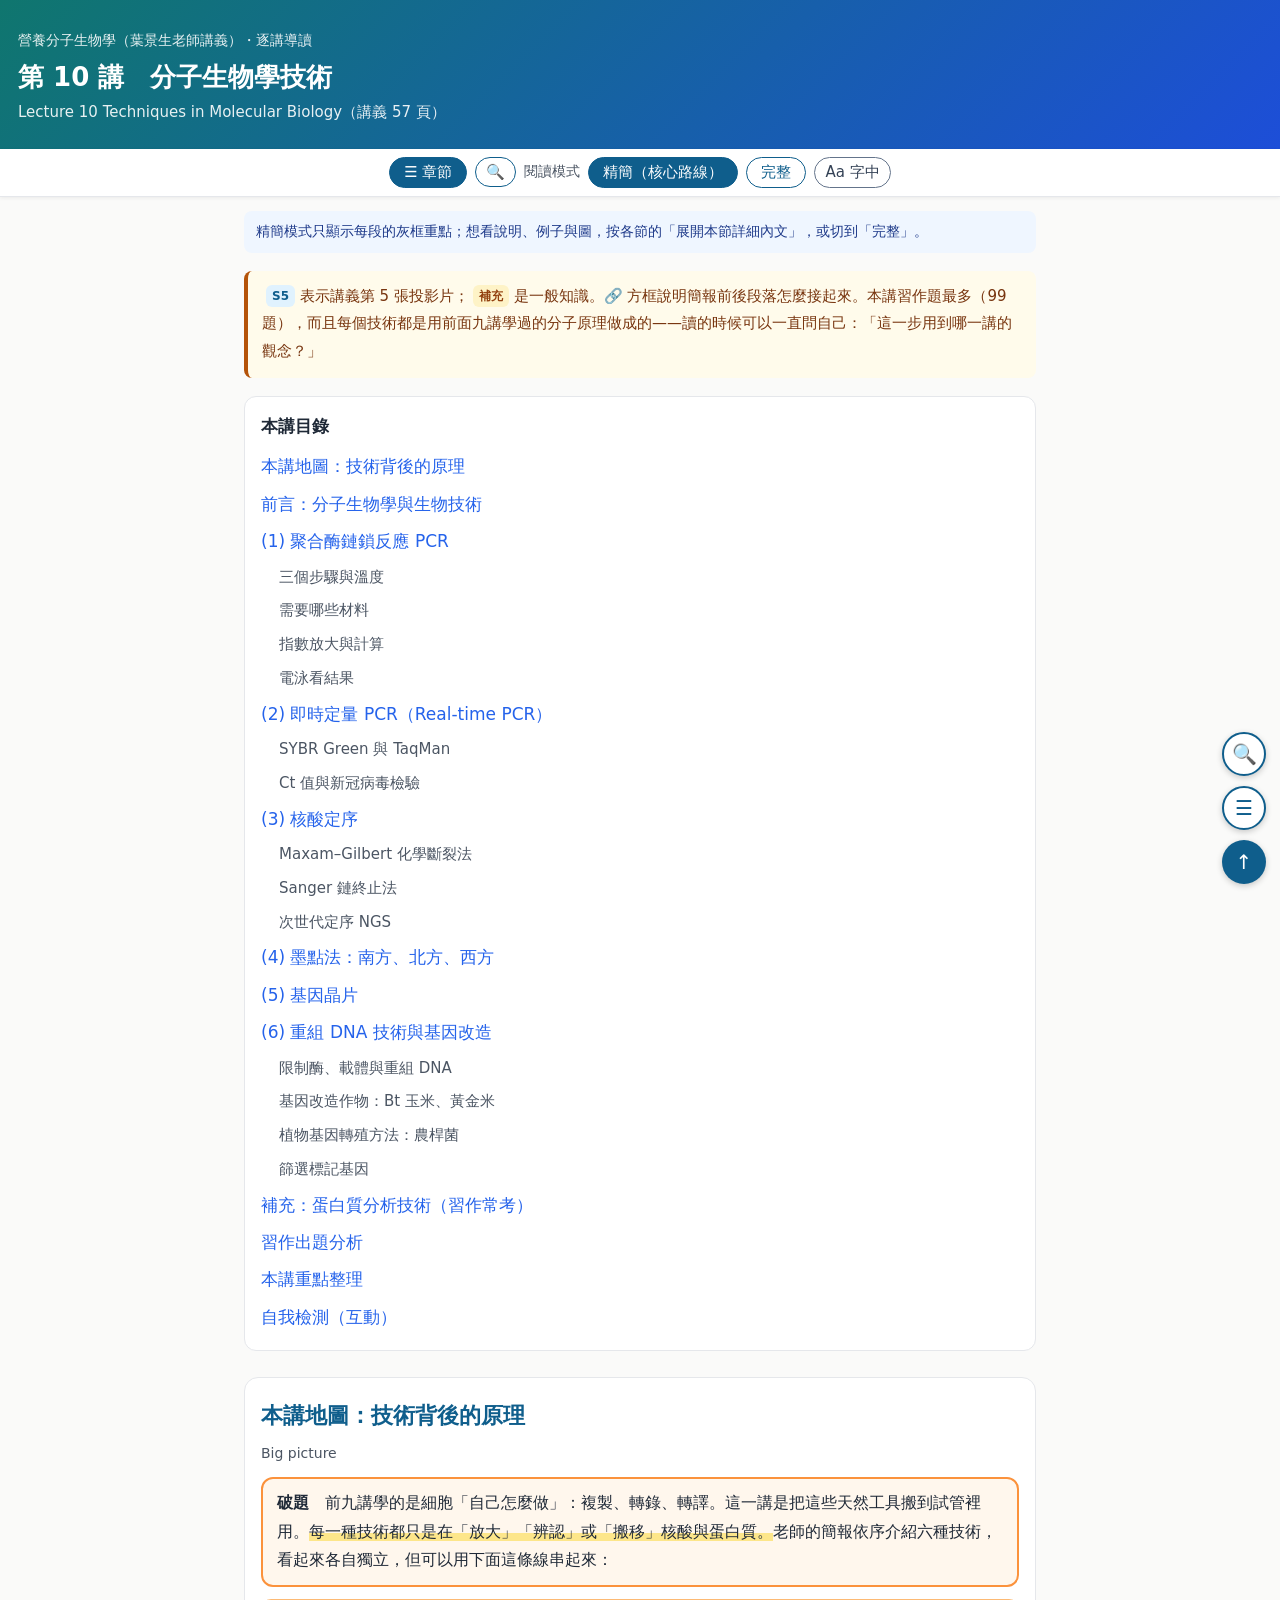
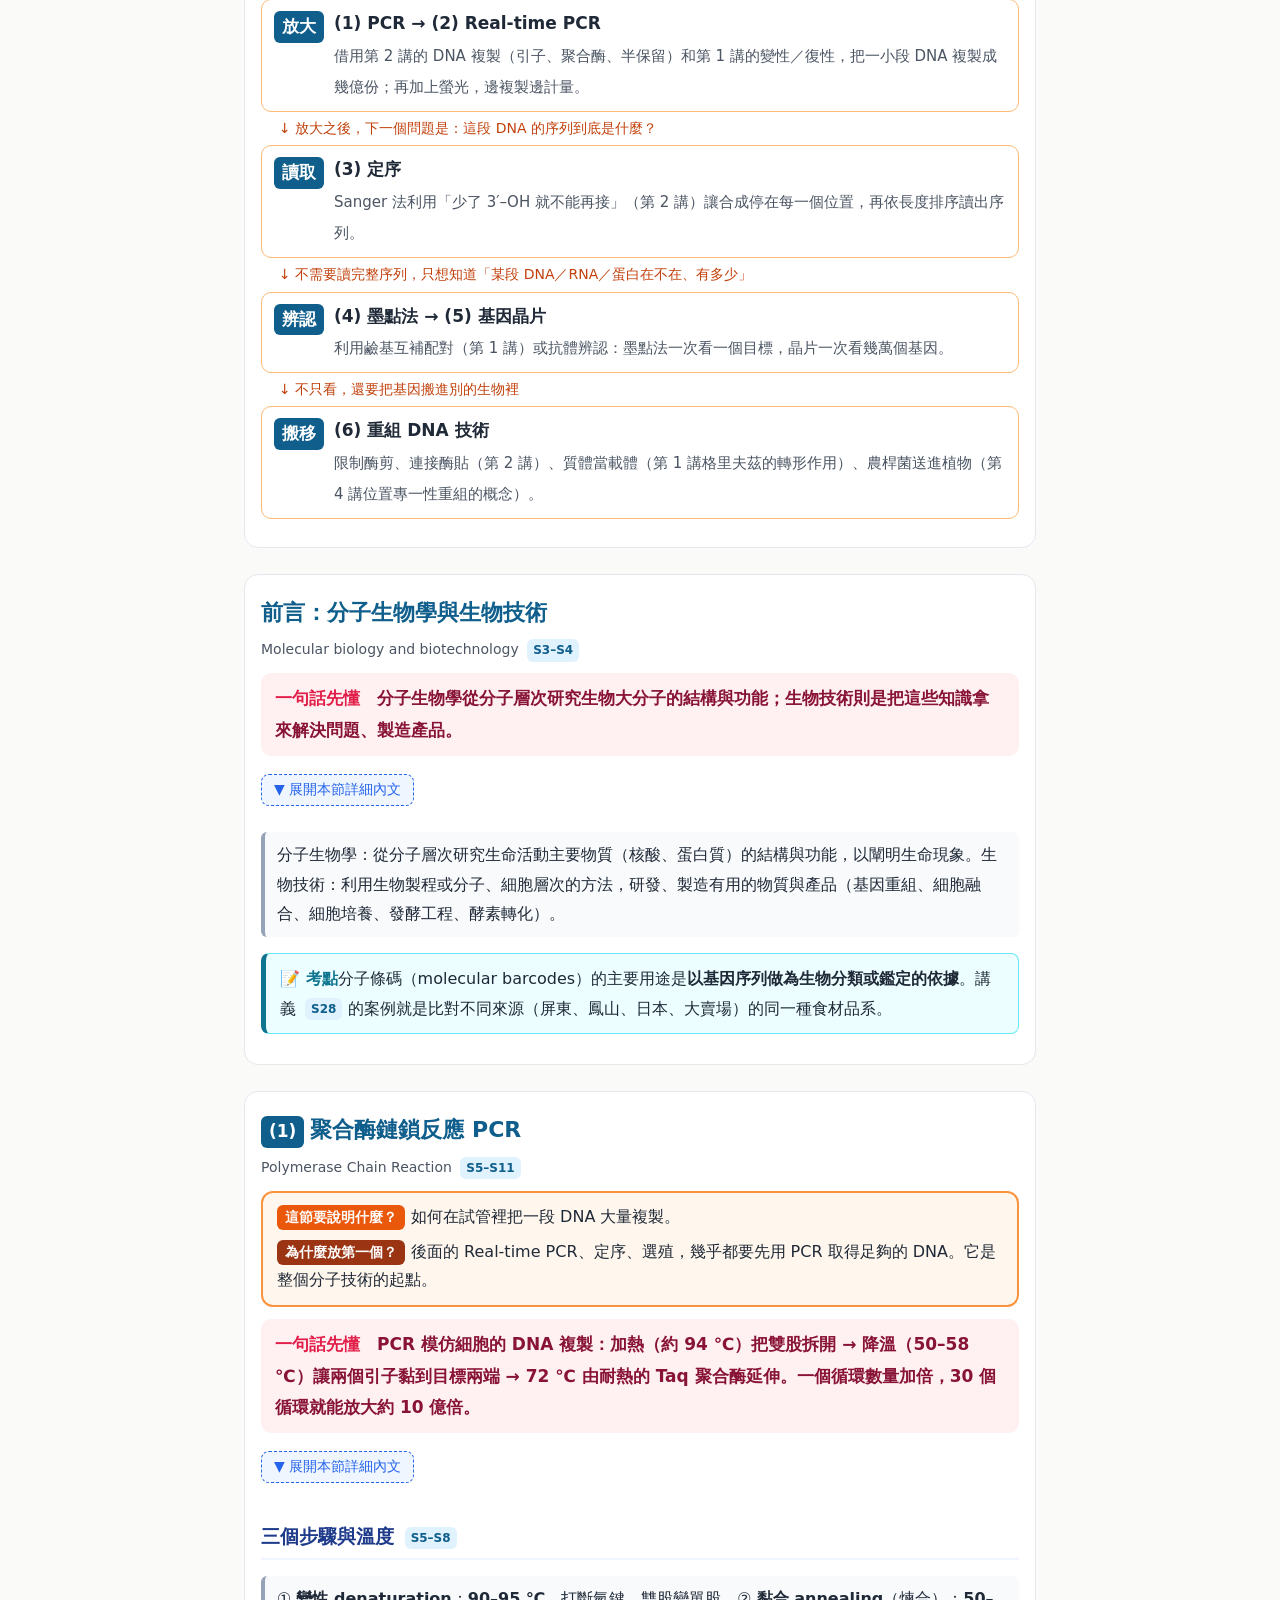
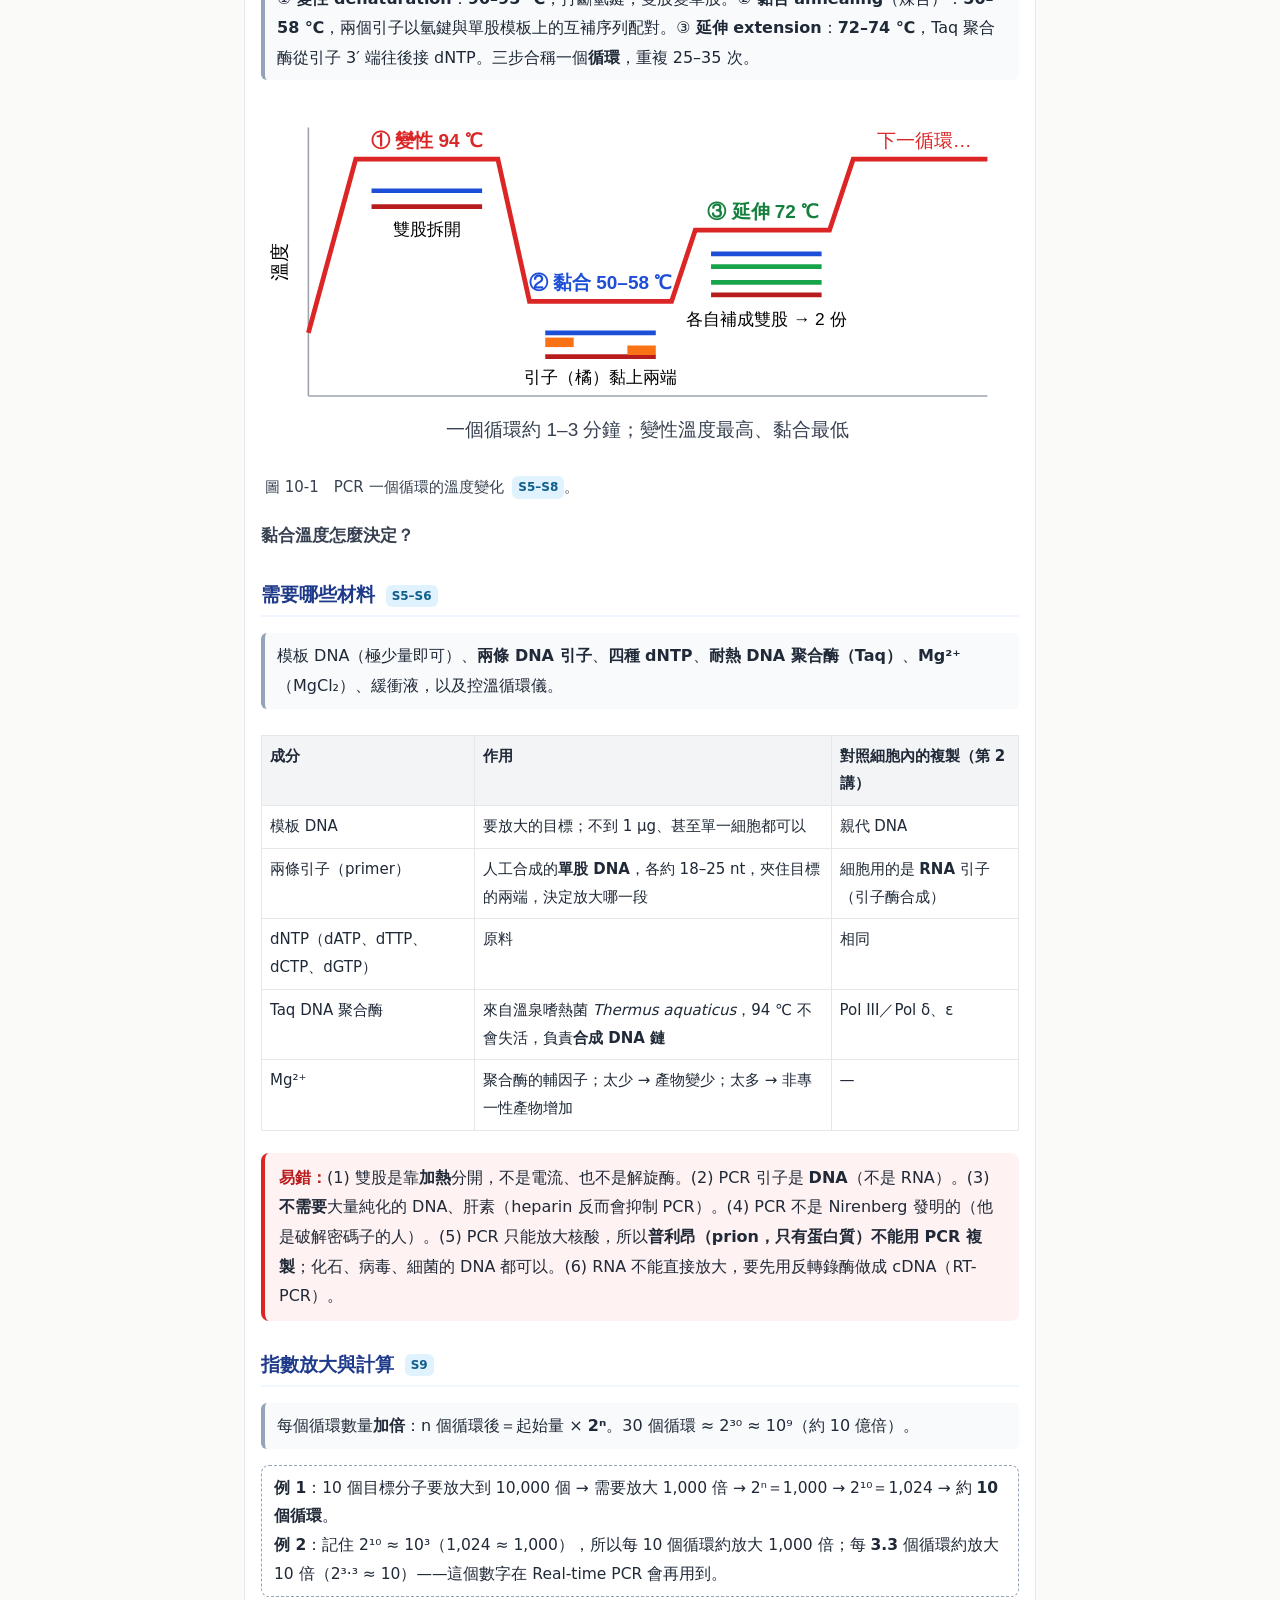
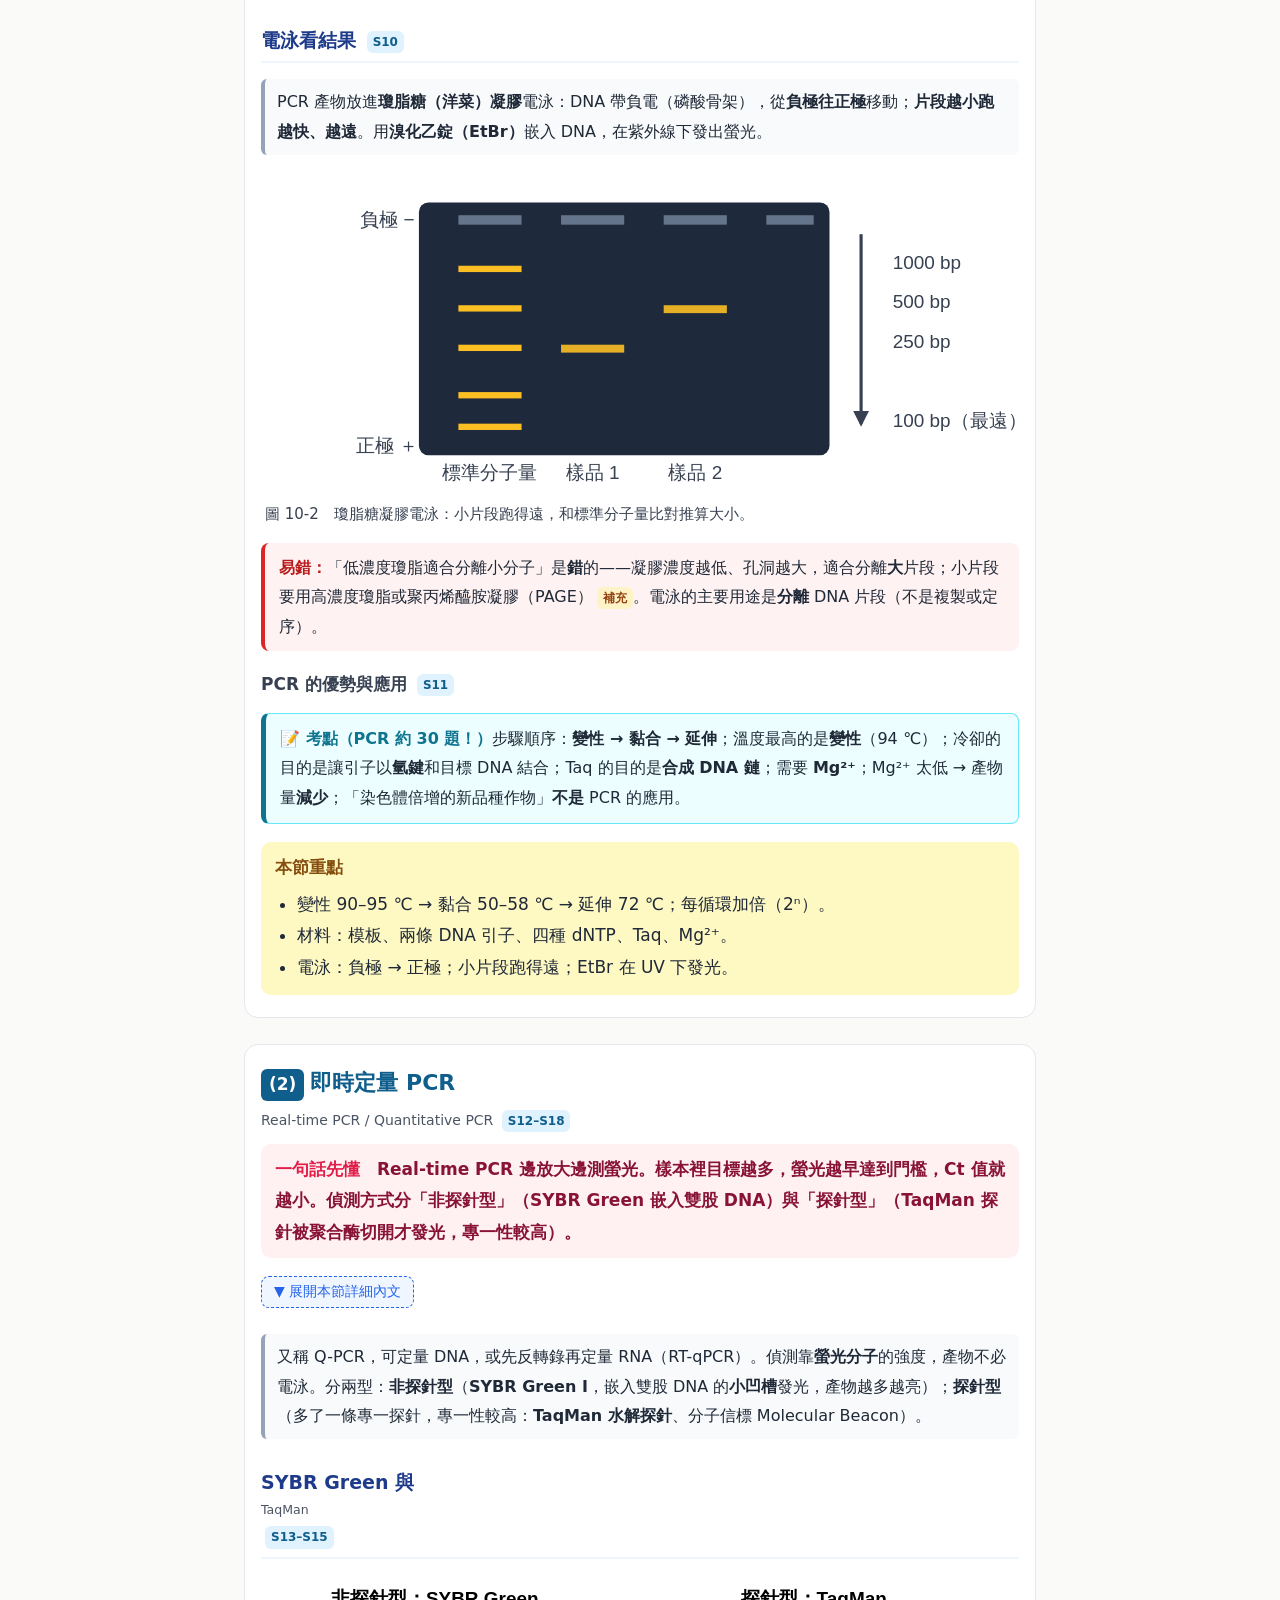
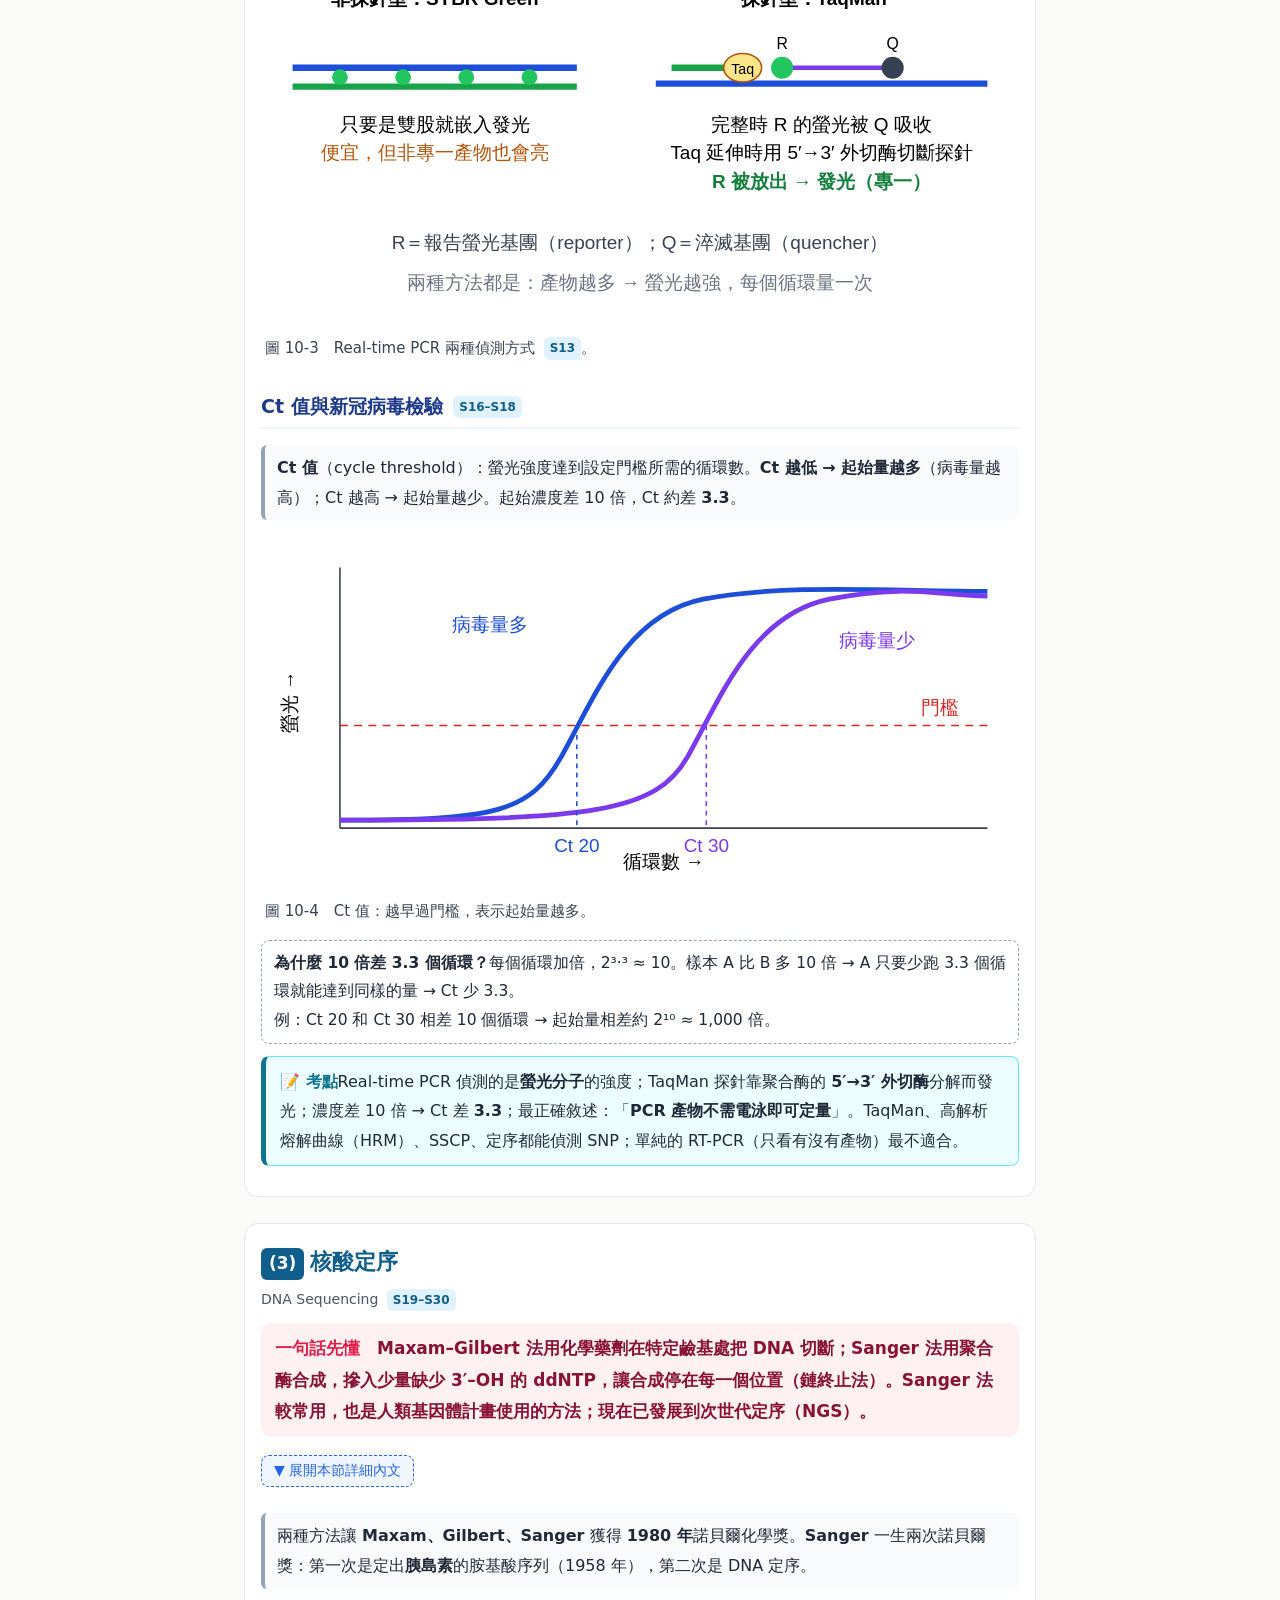
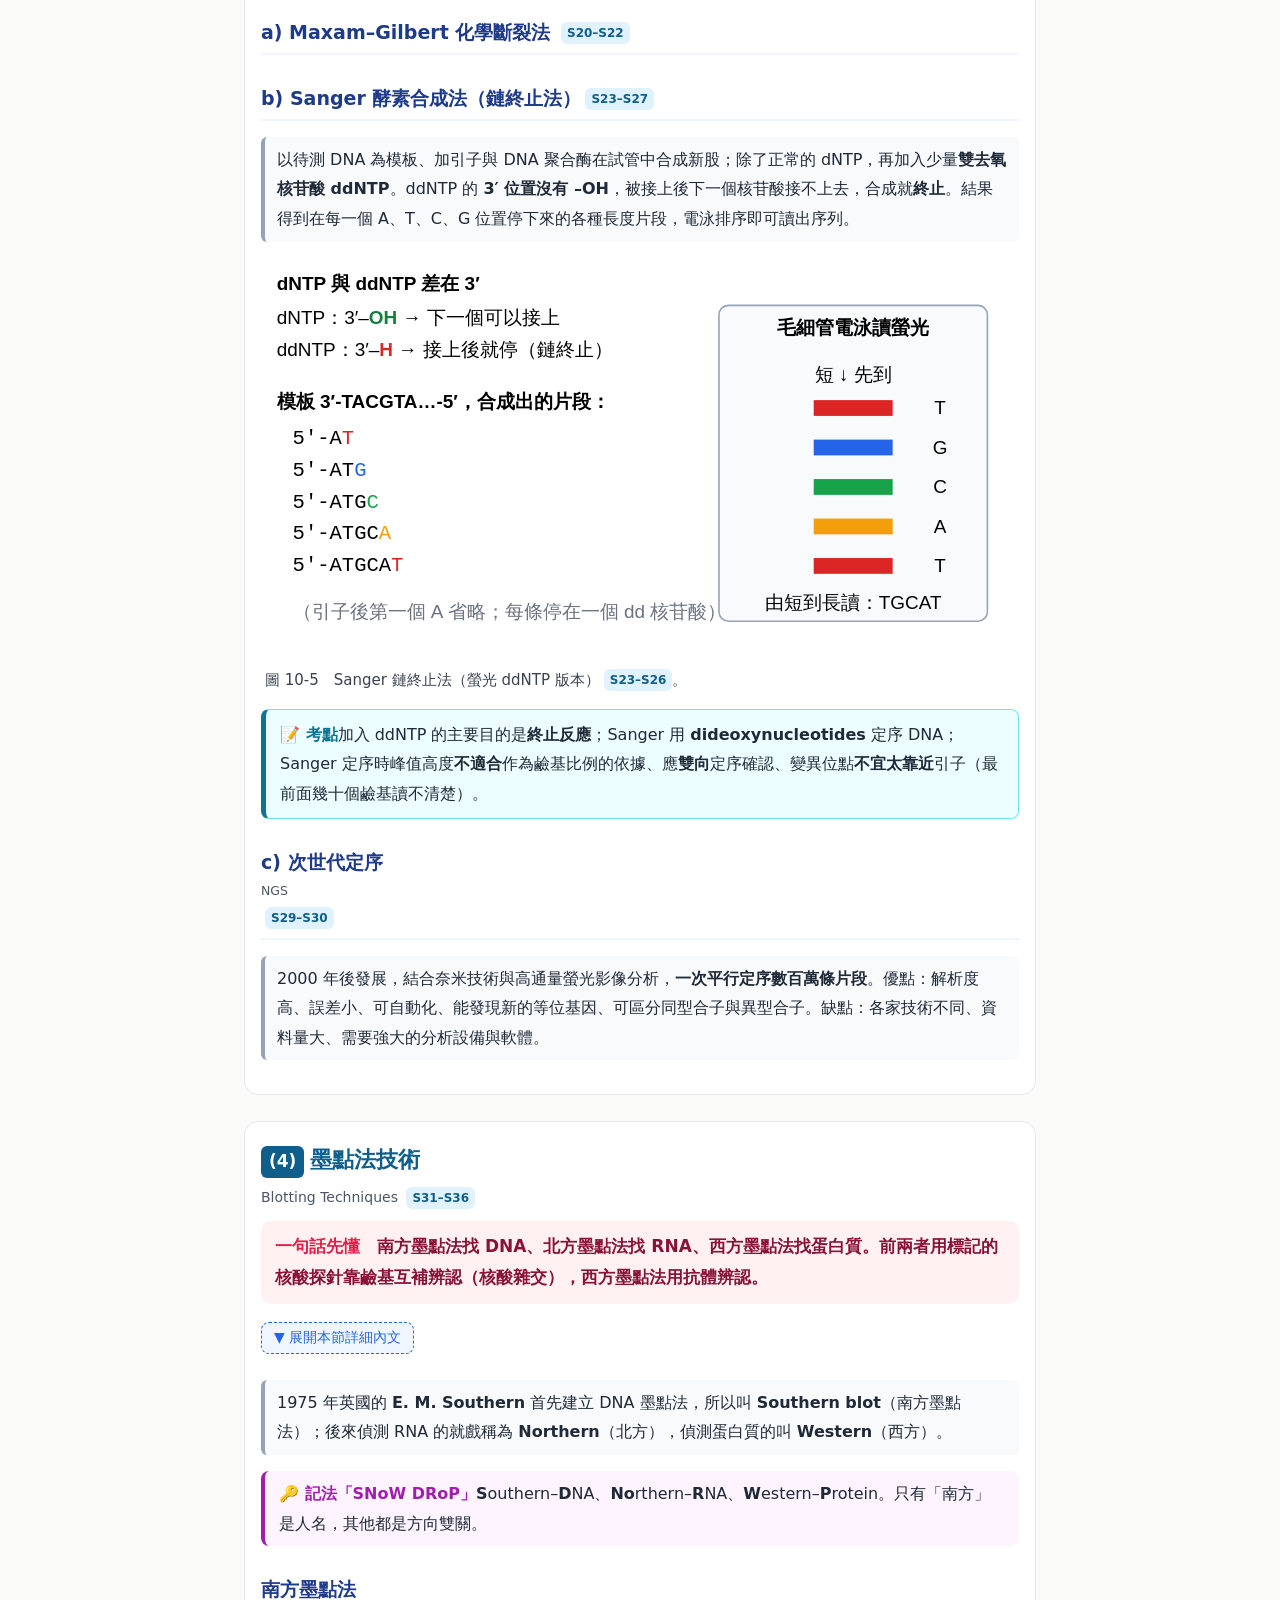
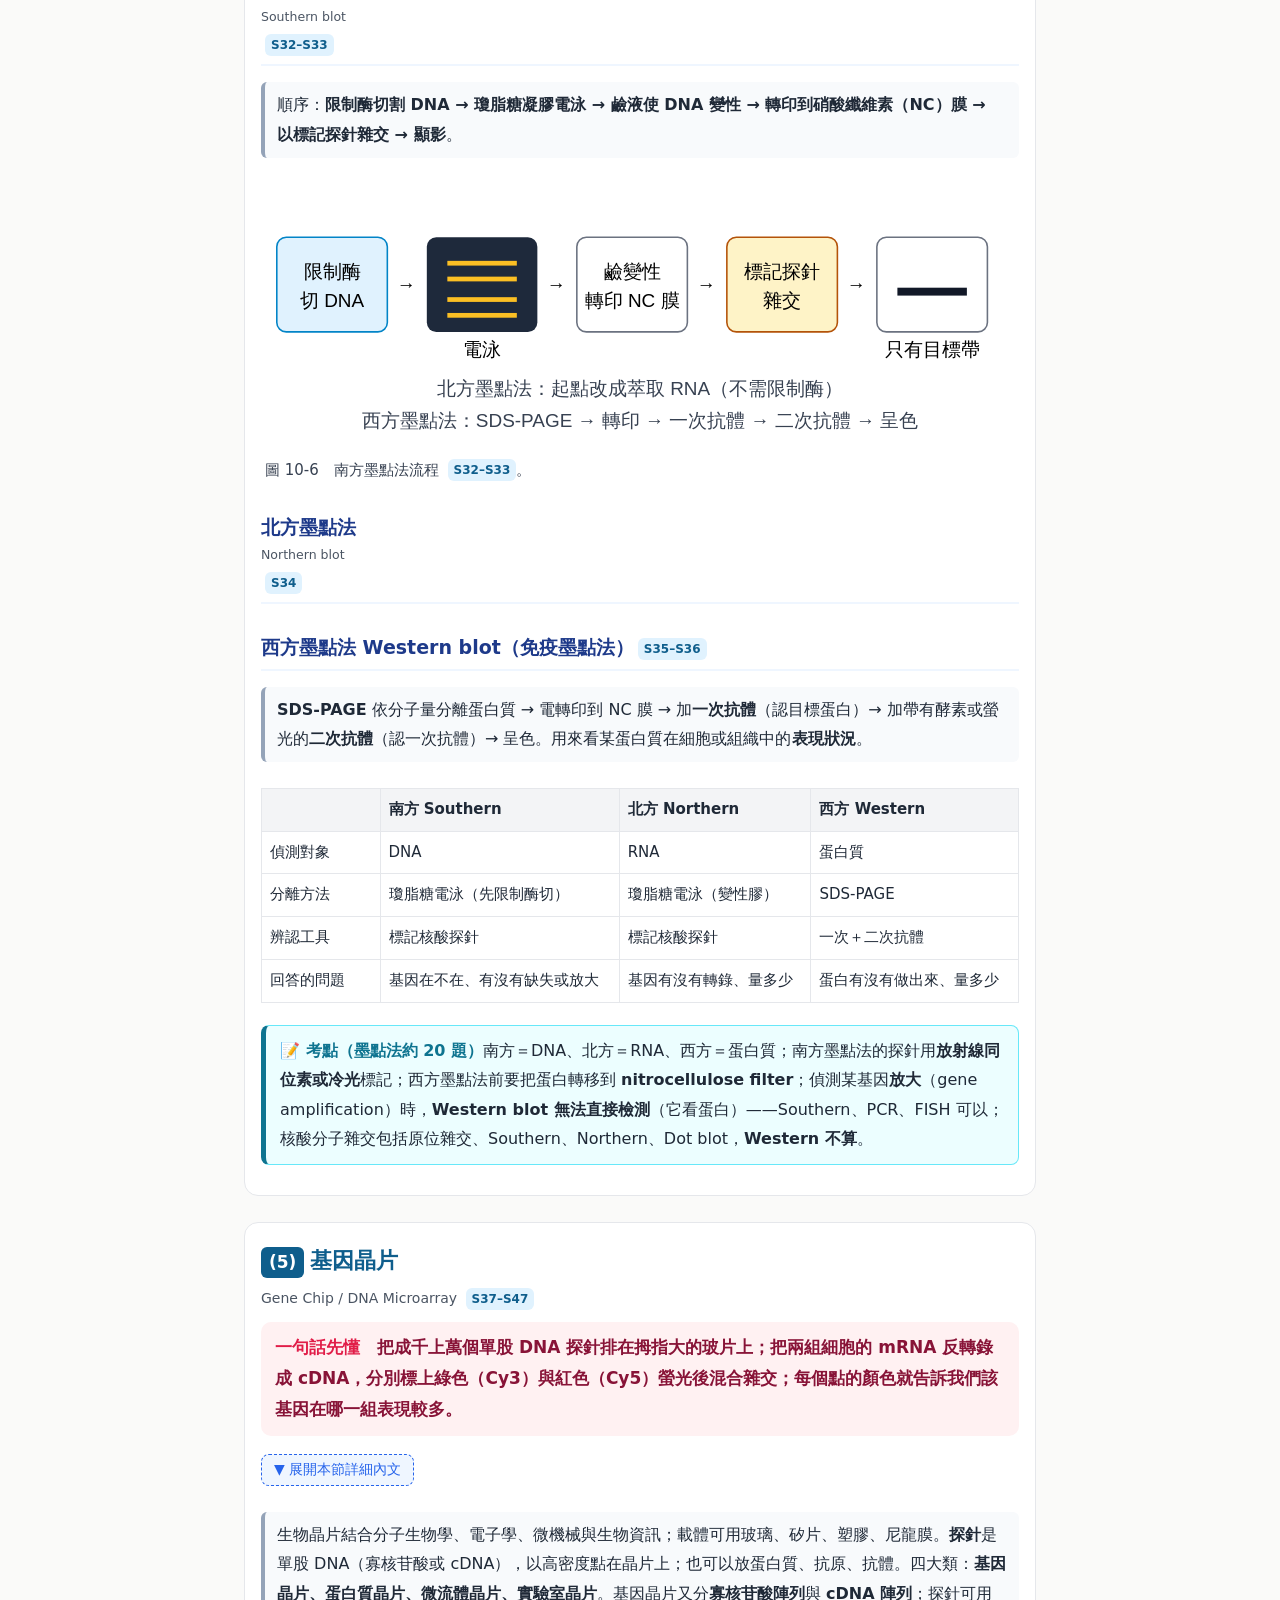
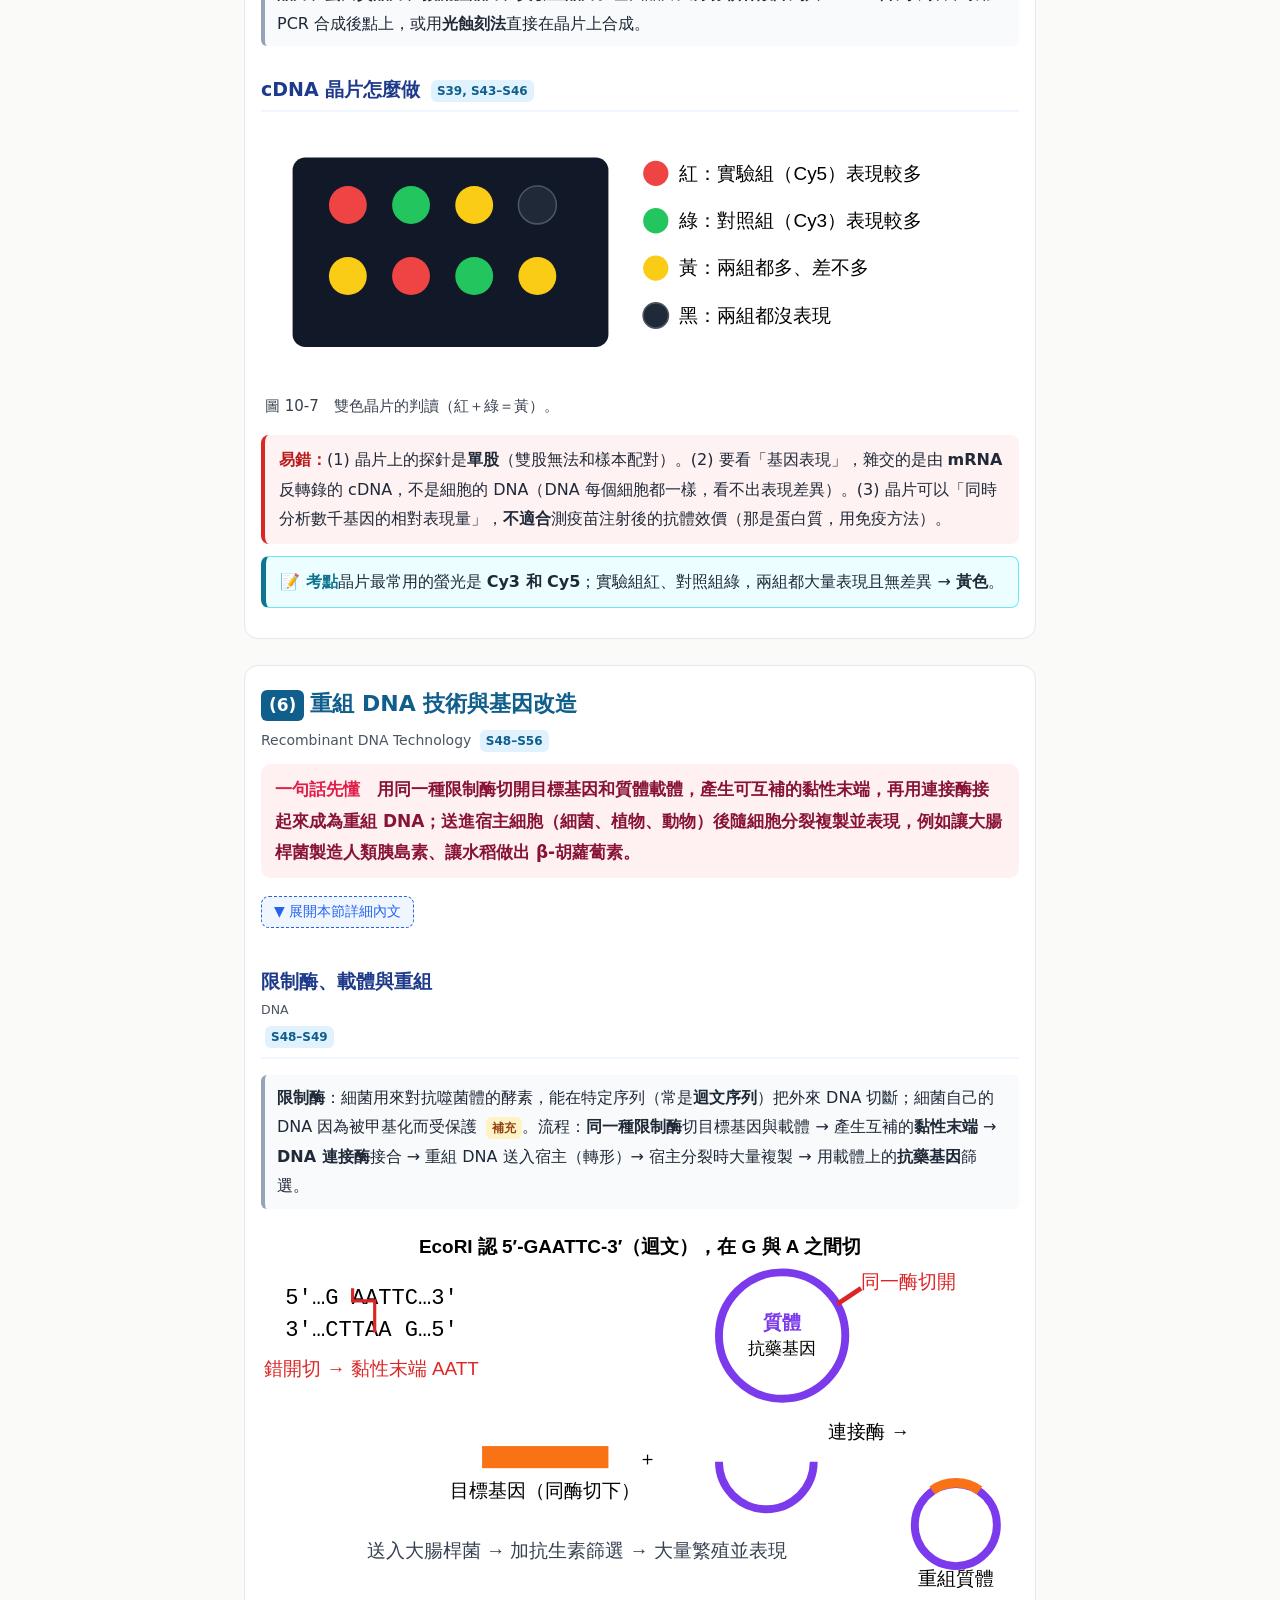
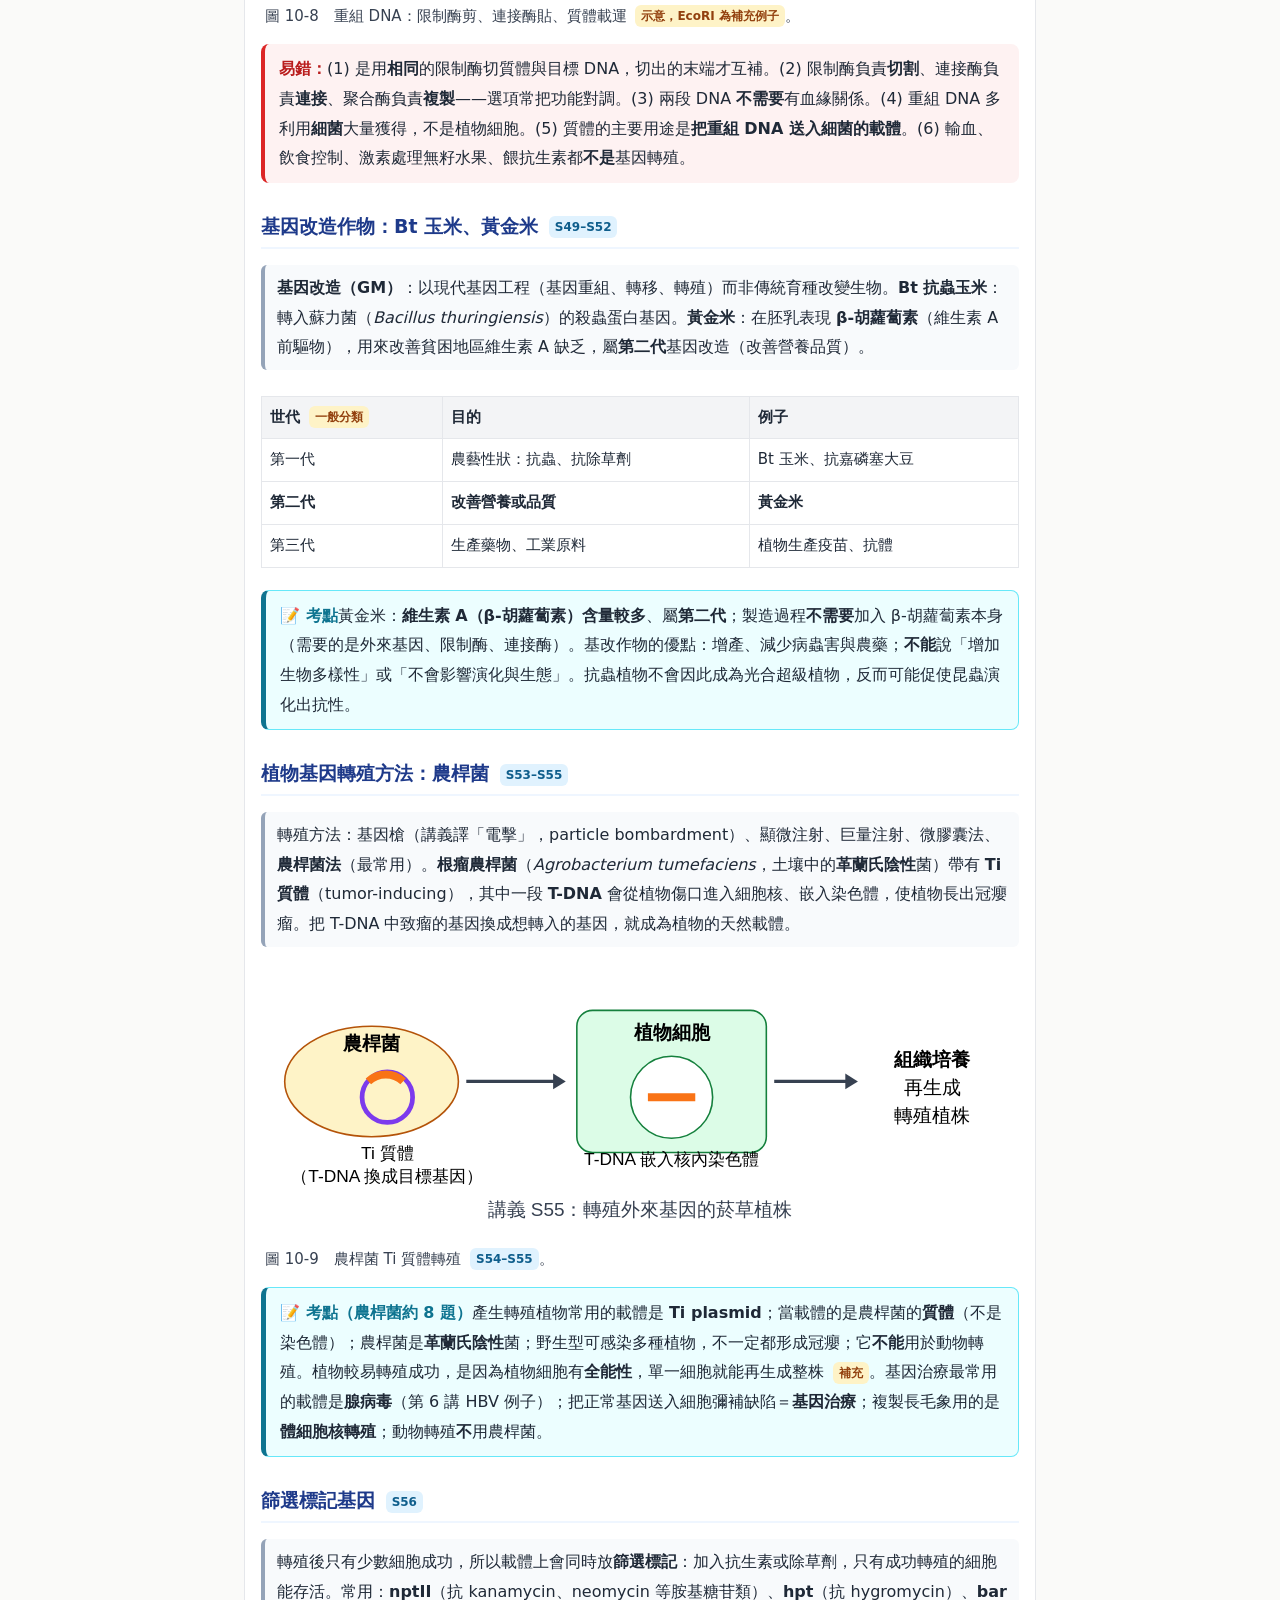
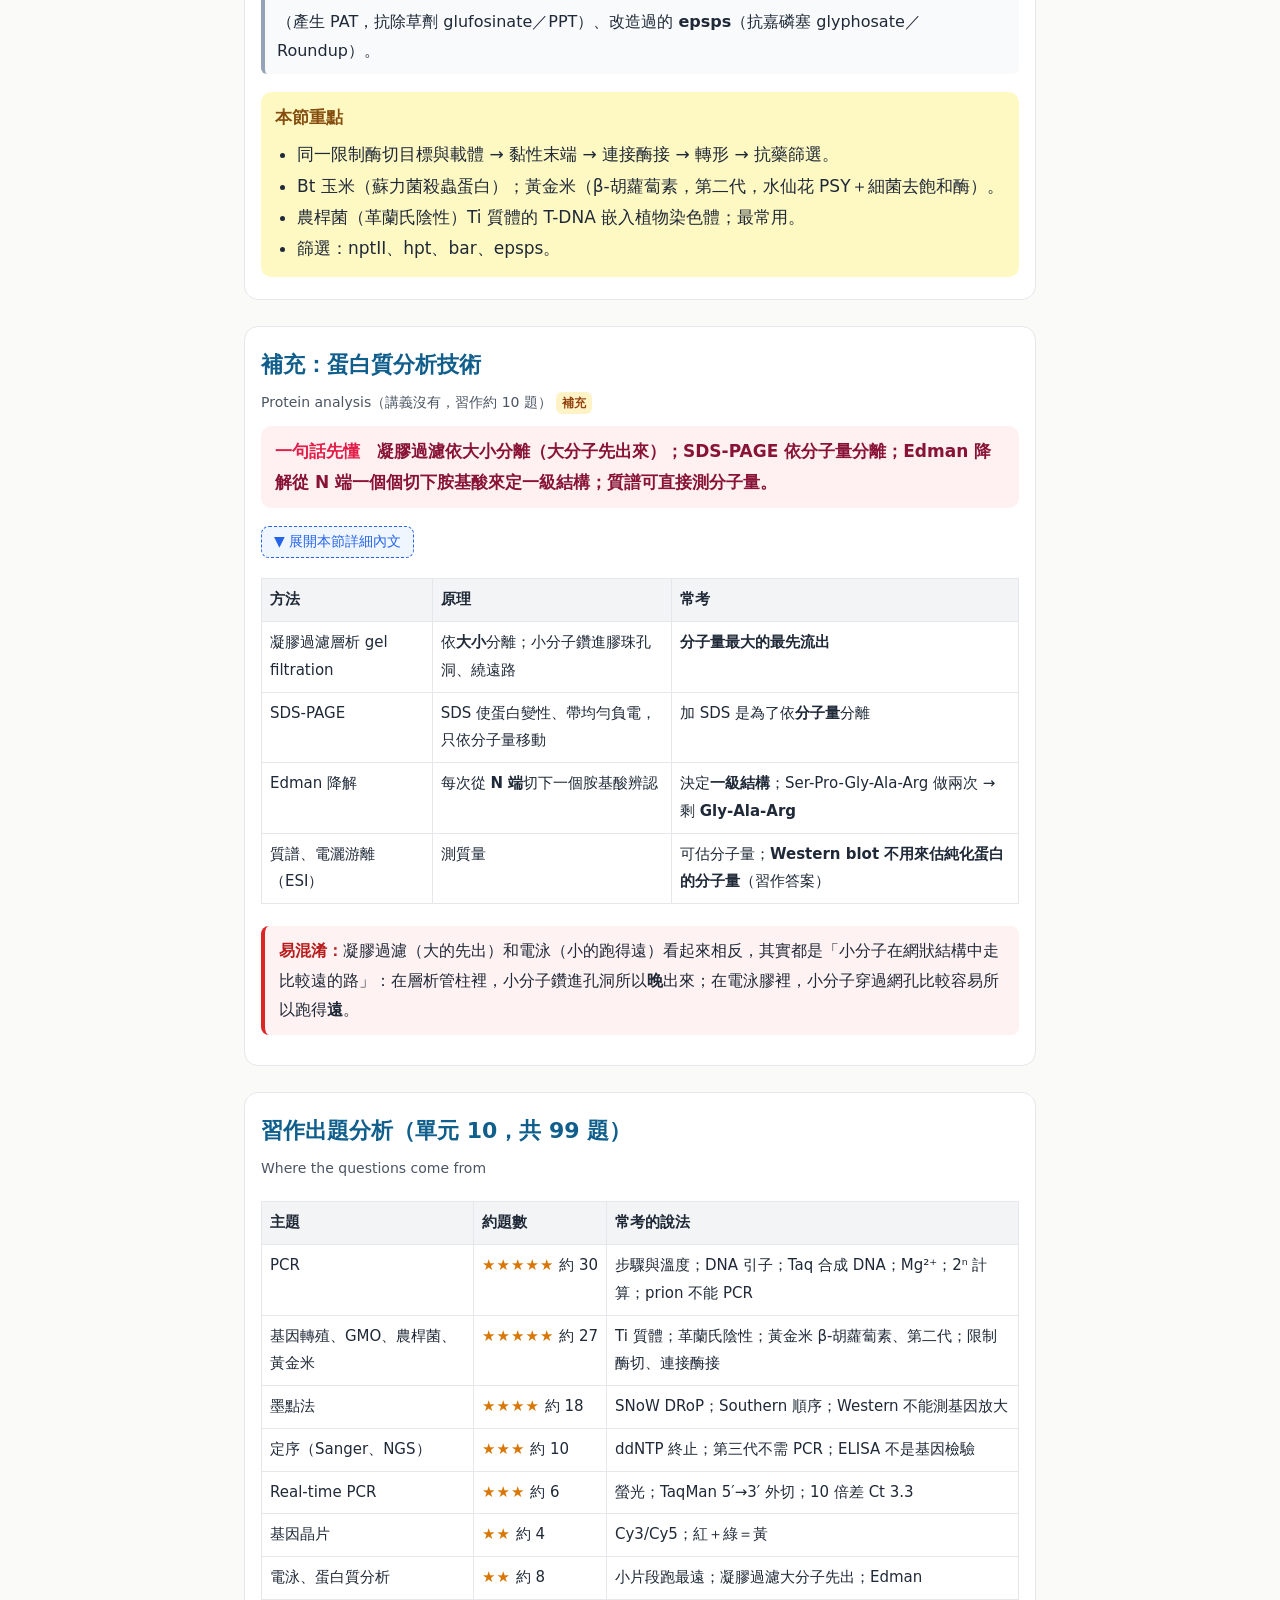
<file: guide/mb_ch10.html>
<!DOCTYPE html>
<html lang="zh-Hant">
<head>
<meta charset="UTF-8">
<meta name="viewport" content="width=device-width, initial-scale=1">
<title>營養分子生物學導讀｜第 10 講 分子生物學技術</title>
<link rel="stylesheet" href="mb.css">
</head>
<body id="top" data-ch="10">
<header>
  <div class="book">營養分子生物學（葉景生老師講義）・逐講導讀</div>
  <h1>第 10 講　分子生物學技術</h1>
  <div class="en">Lecture 10 Techniques in Molecular Biology（講義 57 頁）</div>
</header>
<div class="modebar"><span>閱讀模式</span>
  <button id="mBrief" onclick="setMode('brief')">精簡（核心路線）</button>
  <button id="mFull" onclick="setMode('full')">完整</button>
</div>
<main>
<div class="briefhint">精簡模式只顯示每段的灰框重點；想看說明、例子與圖，按各節的「展開本節詳細內文」，或切到「完整」。</div>
<div class="note"><span class="src">S5</span> 表示講義第 5 張投影片；<span class="add">補充</span> 是一般知識。🔗 方框說明簡報前後段落怎麼接起來。本講習作題最多（99 題），而且每個技術都是用前面九講學過的分子原理做成的——讀的時候可以一直問自己：「這一步用到哪一講的觀念？」</div>
<nav class="toc">
  <b>本講目錄</b>
  <a href="#s0">本講地圖：技術背後的原理</a>
  <a href="#s1">前言：分子生物學與生物技術</a>
  <a href="#s2">(1) 聚合酶鏈鎖反應 PCR</a>
  <a class="sub" href="#s2a">三個步驟與溫度</a>
  <a class="sub" href="#s2b">需要哪些材料</a>
  <a class="sub" href="#s2c">指數放大與計算</a>
  <a class="sub" href="#s2d">電泳看結果</a>
  <a href="#s3">(2) 即時定量 PCR（Real-time PCR）</a>
  <a class="sub" href="#s3a">SYBR Green 與 TaqMan</a>
  <a class="sub" href="#s3b">Ct 值與新冠病毒檢驗</a>
  <a href="#s4">(3) 核酸定序</a>
  <a class="sub" href="#s4a">Maxam–Gilbert 化學斷裂法</a>
  <a class="sub" href="#s4b">Sanger 鏈終止法</a>
  <a class="sub" href="#s4c">次世代定序 NGS</a>
  <a href="#s5a">(4) 墨點法：南方、北方、西方</a>
  <a href="#s6a">(5) 基因晶片</a>
  <a href="#s7a">(6) 重組 DNA 技術與基因改造</a>
  <a class="sub" href="#s7b">限制酶、載體與重組 DNA</a>
  <a class="sub" href="#s7c">基因改造作物：Bt 玉米、黃金米</a>
  <a class="sub" href="#s7d">植物基因轉殖方法：農桿菌</a>
  <a class="sub" href="#s7e">篩選標記基因</a>
  <a href="#s8">補充：蛋白質分析技術（習作常考）</a>
  <a href="#s5">習作出題分析</a>
  <a href="#s6">本講重點整理</a>
  <a href="#s7">自我檢測（互動）</a>
</nav>

<section class="sec" id="s0">
  <h2>本講地圖：技術背後的原理</h2>
  <div class="en">Big picture</div>
  <div class="lead"><b>破題</b>　前九講學的是細胞「自己怎麼做」：複製、轉錄、轉譯。這一講是把這些天然工具搬到試管裡用。<span class="key">每一種技術都只是在「放大」「辨認」或「搬移」核酸與蛋白質。</span>老師的簡報依序介紹六種技術，看起來各自獨立，但可以用下面這條線串起來：</div>
  <div class="path">
    <div class="step"><span class="sn">放大</span><div><b>(1) PCR → (2) Real-time PCR</b><br><span class="sq">借用第 2 講的 DNA 複製（引子、聚合酶、半保留）和第 1 講的變性／復性，把一小段 DNA 複製成幾億份；再加上螢光，邊複製邊計量。</span></div></div>
    <div class="arr">↓ 放大之後，下一個問題是：這段 DNA 的序列到底是什麼？</div>
    <div class="step"><span class="sn">讀取</span><div><b>(3) 定序</b><br><span class="sq">Sanger 法利用「少了 3′–OH 就不能再接」（第 2 講）讓合成停在每一個位置，再依長度排序讀出序列。</span></div></div>
    <div class="arr">↓ 不需要讀完整序列，只想知道「某段 DNA／RNA／蛋白在不在、有多少」</div>
    <div class="step"><span class="sn">辨認</span><div><b>(4) 墨點法 → (5) 基因晶片</b><br><span class="sq">利用鹼基互補配對（第 1 講）或抗體辨認：墨點法一次看一個目標，晶片一次看幾萬個基因。</span></div></div>
    <div class="arr">↓ 不只看，還要把基因搬進別的生物裡</div>
    <div class="step"><span class="sn">搬移</span><div><b>(6) 重組 DNA 技術</b><br><span class="sq">限制酶剪、連接酶貼（第 2 講）、質體當載體（第 1 講格里夫茲的轉形作用）、農桿菌送進植物（第 4 講位置專一性重組的概念）。</span></div></div>
  </div>
</section>

<!-- ============ 前言 ============ -->
<section class="sec det" id="s1">
  <h2>前言：分子生物學與生物技術</h2>
  <div class="en">Molecular biology and biotechnology <span class="src">S3–S4</span></div>
  <div class="oneline">分子生物學從分子層次研究生物大分子的結構與功能；生物技術則是把這些知識拿來解決問題、製造產品。</div>
  <p class="core">分子生物學：從分子層次研究生命活動主要物質（核酸、蛋白質）的結構與功能，以闡明生命現象。生物技術：利用生物製程或分子、細胞層次的方法，研發、製造有用的物質與產品（基因重組、細胞融合、細胞培養、發酵工程、酵素轉化）。</p>
  <p>講義引用兩個定義 <span class="src">S4</span>：美國生技產業協會強調「利用生物製程或分子與細胞層次來解決問題、製造產品」；經濟部工業局則列出方法——基因重組、細胞融合、細胞培養、發酵工程、酵素轉化。</p>
  <p>生物技術其實不新。<b>傳統生物技術</b>如醬油、啤酒發酵，是利用微生物本身的代謝；<b>現代生物技術</b>則是直接操作 DNA，例如抗生素與疫苗的量產、作物的基因改良。差別在於：傳統方法只能挑選自然出現的性狀，現代方法可以把特定基因精準地放進去。</p>
  <div class="nut"><b class="t">營養系的關聯：</b>食品產業每天都在用這些技術——發酵食品（傳統）、基因改造原料（現代）、用 PCR 驗食品是否含基改成分或過敏原、用 DNA 條碼辨別食材真偽（例如魚種、燕窩）。</div>
  <div class="exam"><b class="t">考點</b>分子條碼（molecular barcodes）的主要用途是<b>以基因序列做為生物分類或鑑定的依據</b>。講義 <span class="src">S28</span> 的案例就是比對不同來源（屏東、鳳山、日本、大賣場）的同一種食材品系。</div>
</section>

<!-- ============ PCR ============ -->
<section class="sec det" id="s2">
  <h2><span class="no">(1)</span>聚合酶鏈鎖反應 PCR</h2>
  <div class="en">Polymerase Chain Reaction <span class="src">S5–S11</span></div>
  <div class="lead"><div><span class="lt">這節要說明什麼？</span>如何在試管裡把一段 DNA 大量複製。</div><div><span class="lt lt2">為什麼放第一個？</span>後面的 Real-time PCR、定序、選殖，幾乎都要先用 PCR 取得足夠的 DNA。它是整個分子技術的起點。</div></div>
  <div class="oneline">PCR 模仿細胞的 DNA 複製：加熱（約 94 ℃）把雙股拆開 → 降溫（50–58 ℃）讓兩個引子黏到目標兩端 → 72 ℃ 由耐熱的 Taq 聚合酶延伸。一個循環數量加倍，30 個循環就能放大約 10 億倍。</div>

  <p>PCR 由<b>凱利·穆利斯</b>（Kary Mullis）發明（1993 年諾貝爾化學獎 <span class="add">補充</span>）。它的想法很簡單：細胞複製 DNA 需要解旋酶打開雙股、引子酶做引子、聚合酶延伸（第 2 講）。在試管裡，我們用<b>溫度</b>取代解旋酶，用<b>人工合成的 DNA 引子</b>取代引子酶，再用不怕高溫的聚合酶，就能讓機器自動重複複製。</p>

  <h3 id="s2a">三個步驟與溫度 <span class="src">S5–S8</span></h3>
  <p class="core">① <b>變性 denaturation</b>：<b>90–95 ℃</b>，打斷氫鍵，雙股變單股。② <b>黏合 annealing</b>（煉合）：<b>50–58 ℃</b>，兩個引子以氫鍵與單股模板上的互補序列配對。③ <b>延伸 extension</b>：<b>72–74 ℃</b>，Taq 聚合酶從引子 3′ 端往後接 dNTP。三步合稱一個<b>循環</b>，重複 25–35 次。</p>
  <figure class="pic"><svg viewBox="0 0 480 230" xmlns="http://www.w3.org/2000/svg" font-family="Noto Sans TC,PingFang TC,Microsoft JhengHei,sans-serif">
    <g font-size="12" text-anchor="middle">
      <line x1="30" y1="190" x2="460" y2="190" stroke="#9ca3af"/><line x1="30" y1="20" x2="30" y2="190" stroke="#9ca3af"/>
      <text x="16" y="105" transform="rotate(-90 16 105)">溫度</text>
      <path d="M30 150 L60 40 L150 40 L170 130 L260 130 L275 85 L360 85 L375 40 L460 40" fill="none" stroke="#dc2626" stroke-width="3"/>
      <text x="105" y="32" font-weight="bold" fill="#dc2626">① 變性 94 ℃</text>
      <text x="215" y="122" font-weight="bold" fill="#1d4ed8">② 黏合 50–58 ℃</text>
      <text x="318" y="77" font-weight="bold" fill="#15803d">③ 延伸 72 ℃</text>
      <text x="420" y="32" fill="#dc2626">下一循環…</text>
      <g>
        <line x1="70" y1="60" x2="140" y2="60" stroke="#1d4ed8" stroke-width="3"/><line x1="70" y1="70" x2="140" y2="70" stroke="#b91c1c" stroke-width="3"/>
        <text x="105" y="88" font-size="11">雙股拆開</text>
        <line x1="180" y1="150" x2="250" y2="150" stroke="#1d4ed8" stroke-width="3"/><line x1="180" y1="165" x2="250" y2="165" stroke="#b91c1c" stroke-width="3"/>
        <rect x="180" y="153" width="18" height="6" fill="#f97316"/><rect x="232" y="158" width="18" height="6" fill="#f97316"/>
        <text x="215" y="182" font-size="11">引子（橘）黏上兩端</text>
        <line x1="285" y1="100" x2="355" y2="100" stroke="#1d4ed8" stroke-width="3"/><line x1="285" y1="108" x2="355" y2="108" stroke="#16a34a" stroke-width="3"/>
        <line x1="285" y1="118" x2="355" y2="118" stroke="#16a34a" stroke-width="3"/><line x1="285" y1="126" x2="355" y2="126" stroke="#b91c1c" stroke-width="3"/>
        <text x="320" y="145" font-size="11">各自補成雙股 → 2 份</text>
      </g>
      <text x="245" y="215" fill="#374151">一個循環約 1–3 分鐘；變性溫度最高、黏合最低</text>
    </g>
  </svg><figcaption>圖 10-1　PCR 一個循環的溫度變化 <span class="src">S5–S8</span>。</figcaption></figure>
  <div class="bridge">每一步都對應前面學過的觀念：<b>變性</b>就是第 1 講的「DNA 熔解」（加熱斷氫鍵、一級結構不變）；<b>黏合</b>是第 1 講的「復性」——只是我們加入大量引子，讓單股優先和短短的引子配對，而不是和原本那條長股重新黏回去；<b>延伸</b>是第 2 講的聚合酶只能從 3′–OH 往後接、方向 5′→3′。</div>
  <h4>黏合溫度怎麼決定？</h4>
  <p>黏合溫度通常設在引子 Tm 值以下約 3–5 ℃ <span class="add">補充</span>。溫度太高，引子黏不上；太低，引子會黏到不完全互補的地方，產生非專一性產物。所以影響最適黏合溫度的因素就是影響 Tm 的因素（第 1 講）：<b>引子的 GC 含量</b>與長度、<b>緩衝液的鹽類濃度</b>。和 PCR 產物多長則<b>無關</b>。</p>

  <h3 id="s2b">需要哪些材料 <span class="src">S5–S6</span></h3>
  <p class="core">模板 DNA（極少量即可）、<b>兩條 DNA 引子</b>、<b>四種 dNTP</b>、<b>耐熱 DNA 聚合酶（Taq）</b>、<b>Mg²⁺</b>（MgCl₂）、緩衝液，以及控溫循環儀。</p>
  <div class="tblwrap"><table>
    <tr><th>成分</th><th>作用</th><th>對照細胞內的複製（第 2 講）</th></tr>
    <tr><td>模板 DNA</td><td>要放大的目標；不到 1 μg、甚至單一細胞都可以</td><td>親代 DNA</td></tr>
    <tr><td>兩條引子（primer）</td><td>人工合成的<b>單股 DNA</b>，各約 18–25 nt，夾住目標的兩端，決定放大哪一段</td><td>細胞用的是 <b>RNA</b> 引子（引子酶合成）</td></tr>
    <tr><td>dNTP（dATP、dTTP、dCTP、dGTP）</td><td>原料</td><td>相同</td></tr>
    <tr><td>Taq DNA 聚合酶</td><td>來自溫泉嗜熱菌 <i>Thermus aquaticus</i>，94 ℃ 不會失活，負責<b>合成 DNA 鏈</b></td><td>Pol III／Pol δ、ε</td></tr>
    <tr><td>Mg²⁺</td><td>聚合酶的輔因子；太少 → 產物變少；太多 → 非專一性產物增加</td><td>—</td></tr>
  </table></div>
  <div class="eg"><b class="t">為什麼要「耐熱」聚合酶？</b>每個循環都要加熱到 94 ℃。早期用大腸桿菌的聚合酶，每個循環都會被燙壞，要重新加一次酵素。改用溫泉細菌的 Taq 之後，整個反應可以一次加好、放進機器自動跑完——這是 PCR 能普及的關鍵。</div>
  <div class="warn"><b class="t">易錯：</b>(1) 雙股是靠<b>加熱</b>分開，不是電流、也不是解旋酶。(2) PCR 引子是 <b>DNA</b>（不是 RNA）。(3) <b>不需要</b>大量純化的 DNA、肝素（heparin 反而會抑制 PCR）。(4) PCR 不是 Nirenberg 發明的（他是破解密碼子的人）。(5) PCR 只能放大核酸，所以<b>普利昂（prion，只有蛋白質）不能用 PCR 複製</b>；化石、病毒、細菌的 DNA 都可以。(6) RNA 不能直接放大，要先用反轉錄酶做成 cDNA（RT-PCR）。</div>

  <h3 id="s2c">指數放大與計算 <span class="src">S9</span></h3>
  <p class="core">每個循環數量<b>加倍</b>：n 個循環後＝起始量 × <b>2ⁿ</b>。30 個循環 ≈ 2³⁰ ≈ 10⁹（約 10 億倍）。</p>
  <div class="calc"><b>例 1</b>：10 個目標分子要放大到 10,000 個 → 需要放大 1,000 倍 → 2ⁿ＝1,000 → 2¹⁰＝1,024 → 約 <b>10 個循環</b>。<br>
  <b>例 2</b>：記住 2¹⁰ ≈ 10³（1,024 ≈ 1,000），所以每 10 個循環約放大 1,000 倍；每 <b>3.3</b> 個循環約放大 10 倍（2³·³ ≈ 10）——這個數字在 Real-time PCR 會再用到。</div>
  <div class="eg"><b class="t">實際上不會無限加倍：</b>做到後期，引子、dNTP 用完、聚合酶效率下降，產物量會進入「高原期」不再增加 <span class="add">補充</span>。這就是為什麼傳統 PCR 做完後跑電泳只能看「有沒有」，不太能準確看「原本有多少」——這個缺點正好由下一節的 Real-time PCR 解決。</div>

  <h3 id="s2d">電泳看結果 <span class="src">S10</span></h3>
  <p class="core">PCR 產物放進<b>瓊脂糖（洋菜）凝膠</b>電泳：DNA 帶負電（磷酸骨架），從<b>負極往正極</b>移動；<b>片段越小跑越快、越遠</b>。用<b>溴化乙錠（EtBr）</b>嵌入 DNA，在紫外線下發出螢光。</p>
  <figure class="pic"><svg viewBox="0 0 480 200" xmlns="http://www.w3.org/2000/svg" font-family="Noto Sans TC,PingFang TC,Microsoft JhengHei,sans-serif">
    <g font-size="12" text-anchor="middle">
      <rect x="100" y="20" width="260" height="160" fill="#1e293b" rx="6"/>
      <text x="80" y="35" fill="#374151">負極 −</text><text x="80" y="178" fill="#374151">正極 ＋</text>
      <g fill="#64748b"><rect x="125" y="28" width="40" height="6"/><rect x="190" y="28" width="40" height="6"/><rect x="255" y="28" width="40" height="6"/><rect x="320" y="28" width="30" height="6"/></g>
      <g fill="#fbbf24"><rect x="125" y="60" width="40" height="4"/><rect x="125" y="85" width="40" height="4"/><rect x="125" y="110" width="40" height="4"/><rect x="125" y="140" width="40" height="4"/><rect x="125" y="160" width="40" height="4"/></g>
      <g fill="#fbbf24" fill-opacity=".9"><rect x="190" y="110" width="40" height="5"/><rect x="255" y="85" width="40" height="5"/></g>
      <text x="145" y="195" fill="#374151">標準分子量</text><text x="210" y="195" fill="#374151">樣品 1</text><text x="275" y="195" fill="#374151">樣品 2</text>
      <text x="400" y="62" text-anchor="start" fill="#374151">1000 bp</text><text x="400" y="87" text-anchor="start" fill="#374151">500 bp</text><text x="400" y="112" text-anchor="start" fill="#374151">250 bp</text><text x="400" y="162" text-anchor="start" fill="#374151">100 bp（最遠）</text>
      <path d="M380 40 v120" stroke="#374151" stroke-width="2"/><path d="M375 152 l5 10 l5 -10" fill="#374151"/>
    </g>
  </svg><figcaption>圖 10-2　瓊脂糖凝膠電泳：小片段跑得遠，和標準分子量比對推算大小。</figcaption></figure>
  <div class="warn"><b class="t">易錯：</b>「低濃度瓊脂適合分離小分子」是<b>錯</b>的——凝膠濃度越低、孔洞越大，適合分離<b>大</b>片段；小片段要用高濃度瓊脂或聚丙烯醯胺凝膠（PAGE）<span class="add">補充</span>。電泳的主要用途是<b>分離</b> DNA 片段（不是複製或定序）。</div>
  <h4>PCR 的優勢與應用 <span class="src">S11</span></h4>
  <ul class="dots">
    <li>需要的 DNA 量極少（講義寫不到 1 μg 的基因組 DNA 就夠），比傳統選殖快得多。</li>
    <li><b>原位 PCR</b>（in situ PCR，1990 年後）：在細胞或組織切片上直接放大，可定位單一拷貝的 DNA 或 RNA。</li>
    <li>應用：疾病基因、細菌、病毒檢測；刑事 DNA 指紋比對；產前診斷（單一胚胎細胞）；偵測 HIV 病毒基因；擴增產物還可以拿去選殖或定序。</li>
  </ul>
  <div class="exam"><b class="t">考點（PCR 約 30 題！）</b>步驟順序：<b>變性 → 黏合 → 延伸</b>；溫度最高的是<b>變性</b>（94 ℃）；冷卻的目的是讓引子以<b>氫鍵</b>和目標 DNA 結合；Taq 的目的是<b>合成 DNA 鏈</b>；需要 <b>Mg²⁺</b>；Mg²⁺ 太低 → 產物量<b>減少</b>；「染色體倍增的新品種作物」<b>不是</b> PCR 的應用。</div>
  <div class="sum"><b class="t">本節重點</b><ul>
    <li>變性 90–95 ℃ → 黏合 50–58 ℃ → 延伸 72 ℃；每循環加倍（2ⁿ）。</li>
    <li>材料：模板、兩條 DNA 引子、四種 dNTP、Taq、Mg²⁺。</li>
    <li>電泳：負極 → 正極；小片段跑得遠；EtBr 在 UV 下發光。</li>
  </ul></div>
</section>

<!-- ============ Real-time PCR ============ -->
<section class="sec det" id="s3">
  <h2><span class="no">(2)</span>即時定量 PCR</h2>
  <div class="en">Real-time PCR / Quantitative PCR <span class="src">S12–S18</span></div>
  <div class="bridge">傳統 PCR 跑完要再做電泳，而且後期進入高原期，只能看「有沒有」，看不準「原本有多少」。Real-time PCR 在反應管裡加入<b>螢光物質</b>，機器每個循環都量一次螢光，直接畫出放大曲線——<b>不用跑膠就能定量</b>。所以它不是新原理，而是在 PCR 上加了「即時計量」。</div>
  <div class="oneline">Real-time PCR 邊放大邊測螢光。樣本裡目標越多，螢光越早達到門檻，Ct 值就越小。偵測方式分「非探針型」（SYBR Green 嵌入雙股 DNA）與「探針型」（TaqMan 探針被聚合酶切開才發光，專一性較高）。</div>
  <p class="core">又稱 Q-PCR，可定量 DNA，或先反轉錄再定量 RNA（RT-qPCR）。偵測靠<b>螢光分子</b>的強度，產物不必電泳。分兩型：<b>非探針型</b>（<b>SYBR Green I</b>，嵌入雙股 DNA 的<b>小凹槽</b>發光，產物越多越亮）；<b>探針型</b>（多了一條專一探針，專一性較高：<b>TaqMan 水解探針</b>、分子信標 Molecular Beacon）。</p>

  <h3 id="s3a">SYBR Green 與 TaqMan <span class="src">S13–S15</span></h3>
  <figure class="pic"><svg viewBox="0 0 480 220" xmlns="http://www.w3.org/2000/svg" font-family="Noto Sans TC,PingFang TC,Microsoft JhengHei,sans-serif">
    <g font-size="12" text-anchor="middle">
      <text x="110" y="20" font-weight="bold">非探針型：SYBR Green</text>
      <line x1="20" y1="60" x2="200" y2="60" stroke="#1d4ed8" stroke-width="4"/><line x1="20" y1="72" x2="200" y2="72" stroke="#16a34a" stroke-width="4"/>
      <g fill="#22c55e"><circle cx="50" cy="66" r="5"/><circle cx="90" cy="66" r="5"/><circle cx="130" cy="66" r="5"/><circle cx="170" cy="66" r="5"/></g>
      <text x="110" y="100">只要是雙股就嵌入發光</text><text x="110" y="118" fill="#b45309">便宜，但非專一產物也會亮</text>
      <text x="350" y="20" font-weight="bold">探針型：TaqMan</text>
      <line x1="250" y1="70" x2="460" y2="70" stroke="#1d4ed8" stroke-width="4"/>
      <line x1="330" y1="60" x2="400" y2="60" stroke="#7c3aed" stroke-width="3"/>
      <circle cx="330" cy="60" r="7" fill="#22c55e"/><text x="330" y="48" font-size="10">R</text>
      <circle cx="400" cy="60" r="7" fill="#374151"/><text x="400" y="48" font-size="10">Q</text>
      <path d="M260 60 h40" stroke="#16a34a" stroke-width="4"/><ellipse cx="305" cy="60" rx="12" ry="9" fill="#fde68a" stroke="#b45309"/><text x="305" y="64" font-size="9">Taq</text>
      <text x="355" y="100">完整時 R 的螢光被 Q 吸收</text>
      <text x="355" y="118">Taq 延伸時用 5′→3′ 外切酶切斷探針</text>
      <text x="355" y="136" fill="#15803d" font-weight="bold">R 被放出 → 發光（專一）</text>
      <text x="240" y="175" fill="#374151">R＝報告螢光基團（reporter）；Q＝淬滅基團（quencher）</text>
      <text x="240" y="200" fill="#6b7280">兩種方法都是：產物越多 → 螢光越強，每個循環量一次</text>
    </g>
  </svg><figcaption>圖 10-3　Real-time PCR 兩種偵測方式 <span class="src">S13</span>。</figcaption></figure>
  <div class="bridge">TaqMan 為什麼能被切開？因為 Taq 聚合酶和第 2 講大腸桿菌的 <b>DNA 聚合酶 I</b> 一樣，帶有 <b>5′→3′ 外切酶</b>活性——Pol I 用它「邊走邊吃掉前方的 RNA 引子」，Taq 則是邊延伸邊吃掉擋在前面的探針。學過的酵素特性，在這裡直接變成偵測原理。</div>

  <h3 id="s3b">Ct 值與新冠病毒檢驗 <span class="src">S16–S18</span></h3>
  <p class="core"><b>Ct 值</b>（cycle threshold）：螢光強度達到設定門檻所需的循環數。<b>Ct 越低 → 起始量越多</b>（病毒量越高）；Ct 越高 → 起始量越少。起始濃度差 10 倍，Ct 約差 <b>3.3</b>。</p>
  <figure class="pic"><svg viewBox="0 0 480 220" xmlns="http://www.w3.org/2000/svg" font-family="Noto Sans TC,PingFang TC,Microsoft JhengHei,sans-serif">
    <g font-size="12" text-anchor="middle">
      <line x1="50" y1="185" x2="460" y2="185" stroke="#374151"/><line x1="50" y1="20" x2="50" y2="185" stroke="#374151"/>
      <text x="255" y="210">循環數 →</text><text x="22" y="105" transform="rotate(-90 22 105)">螢光 →</text>
      <line x1="50" y1="120" x2="460" y2="120" stroke="#dc2626" stroke-dasharray="5 4"/><text x="430" y="113" fill="#dc2626">門檻</text>
      <path d="M50 180 C150 180 170 175 190 140 S 230 50 280 40 S 400 35 460 35" fill="none" stroke="#1d4ed8" stroke-width="3"/>
      <path d="M50 180 C210 180 250 175 270 140 S 310 50 360 40 S 430 38 460 38" fill="none" stroke="#7c3aed" stroke-width="3"/>
      <line x1="200" y1="120" x2="200" y2="185" stroke="#1d4ed8" stroke-dasharray="3"/><text x="200" y="200" fill="#1d4ed8">Ct 20</text>
      <line x1="282" y1="120" x2="282" y2="185" stroke="#7c3aed" stroke-dasharray="3"/><text x="282" y="200" fill="#7c3aed">Ct 30</text>
      <text x="145" y="60" fill="#1d4ed8">病毒量多</text><text x="390" y="70" fill="#7c3aed">病毒量少</text>
    </g>
  </svg><figcaption>圖 10-4　Ct 值：越早過門檻，表示起始量越多。</figcaption></figure>
  <div class="calc"><b>為什麼 10 倍差 3.3 個循環？</b>每個循環加倍，2³·³ ≈ 10。樣本 A 比 B 多 10 倍 → A 只要少跑 3.3 個循環就能達到同樣的量 → Ct 少 3.3。<br>例：Ct 20 和 Ct 30 相差 10 個循環 → 起始量相差約 2¹⁰ ≈ 1,000 倍。</div>
  <p>新冠病毒是 RNA 病毒，檢驗流程 <span class="src">S17</span>：採檢 → 加熱或清潔劑使病毒失活 → 萃取 RNA（或直接檢測省略萃取）→ <b>反轉錄成 cDNA</b> → qPCR 偵測。講義 <span class="src">S16</span> 舉例：Ct 38 表示要放大 38 回合才達門檻，病毒 RNA 濃度很低；Ct 低則只要十幾回合就測得到。PCR 用螢光偵測，<b>敏感度遠高於</b>以肉眼判讀的抗原快篩。</p>
  <div class="exam"><b class="t">考點</b>Real-time PCR 偵測的是<b>螢光分子</b>的強度；TaqMan 探針靠聚合酶的 <b>5′→3′ 外切酶</b>分解而發光；濃度差 10 倍 → Ct 差 <b>3.3</b>；最正確敘述：「<b>PCR 產物不需電泳即可定量</b>」。TaqMan、高解析熔解曲線（HRM）、SSCP、定序都能偵測 SNP；單純的 RT-PCR（只看有沒有產物）最不適合。</div>
</section>

<!-- ============ 定序 ============ -->
<section class="sec det" id="s4">
  <h2><span class="no">(3)</span>核酸定序</h2>
  <div class="en">DNA Sequencing <span class="src">S19–S30</span></div>
  <div class="bridge">PCR 解決了「DNA 太少」的問題，但放大出來的只是一管看不見的 DNA。要知道它的鹼基排列，就要定序。兩種經典方法的共同點都是：<b>做出一組「長度剛好差一個鹼基」的片段，再用電泳依長度排隊</b>——排隊的順序就是序列。</div>
  <div class="oneline">Maxam–Gilbert 法用化學藥劑在特定鹼基處把 DNA 切斷；Sanger 法用聚合酶合成，摻入少量缺少 3′–OH 的 ddNTP，讓合成停在每一個位置（鏈終止法）。Sanger 法較常用，也是人類基因體計畫使用的方法；現在已發展到次世代定序（NGS）。</div>
  <p class="core">兩種方法讓 <b>Maxam、Gilbert、Sanger</b> 獲得 <b>1980 年</b>諾貝爾化學獎。<b>Sanger</b> 一生兩次諾貝爾獎：第一次是定出<b>胰島素</b>的胺基酸序列（1958 年），第二次是 DNA 定序。</p>

  <h3 id="s4a">a) Maxam–Gilbert 化學斷裂法 <span class="src">S20–S22</span></h3>
  <p>先把雙股 DNA 變性成單股，在 <b>5′ 端</b>以放射性 ³²P 標記；分成四管，每管用一種化學藥劑只修飾、切斷某一種鹼基，得到一系列長度不同、但都帶有 5′ 標記的片段；四管並排電泳，依片段大小就能讀出序列。現在已很少使用（需要有毒化學品與放射性）<span class="add">補充</span>。</p>

  <h3 id="s4b">b) Sanger 酵素合成法（鏈終止法）<span class="src">S23–S27</span></h3>
  <p class="core">以待測 DNA 為模板、加引子與 DNA 聚合酶在試管中合成新股；除了正常的 dNTP，再加入少量<b>雙去氧核苷酸 ddNTP</b>。ddNTP 的 <b>3′ 位置沒有 –OH</b>，被接上後下一個核苷酸接不上去，合成就<b>終止</b>。結果得到在每一個 A、T、C、G 位置停下來的各種長度片段，電泳排序即可讀出序列。</p>
  <figure class="pic"><svg viewBox="0 0 480 250" xmlns="http://www.w3.org/2000/svg" font-family="Noto Sans TC,PingFang TC,Microsoft JhengHei,sans-serif">
    <g font-size="12">
      <text x="10" y="20" font-weight="bold">dNTP 與 ddNTP 差在 3′</text>
      <text x="10" y="42">dNTP：3′–<tspan fill="#15803d" font-weight="bold">OH</tspan> → 下一個可以接上</text>
      <text x="10" y="62">ddNTP：3′–<tspan fill="#dc2626" font-weight="bold">H</tspan> → 接上後就停（鏈終止）</text>
      <text x="10" y="95" font-weight="bold">模板 3′-TACGTA…-5′，合成出的片段：</text>
      <g font-family="monospace" font-size="13">
        <text x="20" y="118">5′-A<tspan fill="#dc2626">T</tspan></text><text x="20" y="138">5′-AT<tspan fill="#2563eb">G</tspan></text>
        <text x="20" y="158">5′-ATG<tspan fill="#16a34a">C</tspan></text><text x="20" y="178">5′-ATGC<tspan fill="#f59e0b">A</tspan></text><text x="20" y="198">5′-ATGCA<tspan fill="#dc2626">T</tspan></text>
      </g>
      <text x="20" y="228" fill="#6b7280">（引子後第一個 A 省略；每條停在一個 dd 核苷酸）</text>
      <rect x="290" y="30" width="170" height="200" fill="#f8fafc" stroke="#94a3b8" rx="6"/>
      <text x="375" y="48" text-anchor="middle" font-weight="bold">毛細管電泳讀螢光</text>
      <g text-anchor="middle"><text x="375" y="78">短 ↓ 先到</text>
      <rect x="350" y="90" width="50" height="10" fill="#dc2626"/><text x="430" y="99">T</text>
      <rect x="350" y="115" width="50" height="10" fill="#2563eb"/><text x="430" y="124">G</text>
      <rect x="350" y="140" width="50" height="10" fill="#16a34a"/><text x="430" y="149">C</text>
      <rect x="350" y="165" width="50" height="10" fill="#f59e0b"/><text x="430" y="174">A</text>
      <rect x="350" y="190" width="50" height="10" fill="#dc2626"/><text x="430" y="199">T</text>
      <text x="375" y="222">由短到長讀：TGCAT</text></g>
    </g>
  </svg><figcaption>圖 10-5　Sanger 鏈終止法（螢光 ddNTP 版本）<span class="src">S23–S26</span>。</figcaption></figure>
  <p>早期是做四管反應（每管加一種 ddNTP），跑四條電泳道；講義 <span class="src">S26</span> 的<b>螢光雙去氧法</b>把四種 ddNTP 各標上不同顏色的螢光，一管反應、一條毛細管電泳，由偵測器依序讀出顏色就是序列，這也是人類基因體計畫採用的自動定序。</p>
  <div class="bridge">Sanger 法的核心觀念其實是第 2 講的一句話：「新核苷酸只能接在前一個核苷酸的 <b>3′–OH</b> 上」。拿掉 3′–OH，合成就停——科學家把這個「缺點」變成定序的工具。同樣的原理也用在抗病毒藥：AZT 等核苷類似物缺少 3′–OH，讓 HIV 的反轉錄停下來 <span class="add">補充</span>。</div>
  <div class="exam"><b class="t">考點</b>加入 ddNTP 的主要目的是<b>終止反應</b>；Sanger 用 <b>dideoxynucleotides</b> 定序 DNA；Sanger 定序時峰值高度<b>不適合</b>作為鹼基比例的依據、應<b>雙向</b>定序確認、變異位點<b>不宜太靠近</b>引子（最前面幾十個鹼基讀不清楚）。</div>

  <h3 id="s4c">c) 次世代定序 NGS <span class="src">S29–S30</span></h3>
  <p class="core">2000 年後發展，結合奈米技術與高通量螢光影像分析，<b>一次平行定序數百萬條片段</b>。優點：解析度高、誤差小、可自動化、能發現新的等位基因、可區分同型合子與異型合子。缺點：各家技術不同、資料量大、需要強大的分析設備與軟體。</p>
  <p>NGS 的基本流程 <span class="add">補充</span>：把 DNA 打斷成小片段（fragmentation）→ 兩端接上<b>轉接子</b>（adaptor）→ PCR 放大成簇 → 邊合成邊拍照讀取 → 用電腦把幾百萬條短序列拼回基因體。<b>第三代定序</b>（如奈米孔、單分子即時定序）最大的差別是<b>不需要 PCR 增幅</b>、直接讀單一分子，而且讀得更長。</p>
  <div class="nut"><b class="t">精準醫療連結：</b>講義 <span class="src">S29</span> 標語「在正確的時間提供正確的治療」。NGS 用在癌症基因檢測（選擇標靶藥，例如第 9 講的 EGFR 抑制劑）、遺傳疾病、產前診斷；「毒物鑑定」不屬於它的醫學應用。ELISA 是偵測蛋白質的免疫方法，<b>不屬於</b>基因分子檢驗。人類基因體計畫用 Sanger 法花了約 15 年，現在 NGS 幾天就能完成一個人的全基因體重定序。</div>
</section>

<!-- ============ 墨點法 ============ -->
<section class="sec det" id="s5a">
  <h2><span class="no">(4)</span>墨點法技術</h2>
  <div class="en">Blotting Techniques <span class="src">S31–S36</span></div>
  <div class="bridge">定序告訴我們「完整的序列」，但很多時候我們只想問更簡單的問題：這個病人<b>有沒有</b>某段 DNA？這個組織<b>有沒有表現</b>某個 RNA 或蛋白質？墨點法的做法是：先用電泳把混合物依大小分開，再<b>轉印</b>到膜上固定，最後用「探針」（核酸）或「抗體」（蛋白質）去找目標。三種墨點法流程幾乎一樣，差別只在找的是什麼。</div>
  <div class="oneline">南方墨點法找 DNA、北方墨點法找 RNA、西方墨點法找蛋白質。前兩者用標記的核酸探針靠鹼基互補辨認（核酸雜交），西方墨點法用抗體辨認。</div>
  <p class="core">1975 年英國的 <b>E. M. Southern</b> 首先建立 DNA 墨點法，所以叫 <b>Southern blot</b>（南方墨點法）；後來偵測 RNA 的就戲稱為 <b>Northern</b>（北方），偵測蛋白質的叫 <b>Western</b>（西方）。</p>
  <div class="mn"><b class="t">記法「SNoW DRoP」</b><b>S</b>outhern–<b>D</b>NA、<b>No</b>rthern–<b>R</b>NA、<b>W</b>estern–<b>P</b>rotein。只有「南方」是人名，其他都是方向雙關。</div>
  <h3>南方墨點法 Southern blot <span class="src">S32–S33</span></h3>
  <p class="core">順序：<b>限制酶切割 DNA → 瓊脂糖凝膠電泳 → 鹼液使 DNA 變性 → 轉印到硝酸纖維素（NC）膜 → 以標記探針雜交 → 顯影</b>。</p>
  <p>電泳後 DNA 還是雙股、而且藏在凝膠裡，探針碰不到。所以要用鹼液讓 DNA 變成單股（第 1 講變性），再像吸墨水一樣轉到 NC 膜上，形狀與相對位置保持不變。接著加入用<b>放射性同位素或冷光</b>標記的單股探針，探針只會和互補的那一條帶配對（雜交），洗掉沒配上的，顯影後就知道目標在哪個大小。</p>
  <figure class="pic"><svg viewBox="0 0 480 170" xmlns="http://www.w3.org/2000/svg" font-family="Noto Sans TC,PingFang TC,Microsoft JhengHei,sans-serif">
    <g font-size="12" text-anchor="middle">
      <rect x="10" y="40" width="70" height="60" rx="6" fill="#e0f2fe" stroke="#0284c7"/><text x="45" y="66">限制酶</text><text x="45" y="84">切 DNA</text>
      <text x="92" y="74">→</text>
      <rect x="105" y="40" width="70" height="60" rx="6" fill="#1e293b"/><g fill="#fbbf24"><rect x="118" y="55" width="44" height="3"/><rect x="118" y="65" width="44" height="3"/><rect x="118" y="78" width="44" height="3"/><rect x="118" y="88" width="44" height="3"/></g>
      <text x="140" y="115">電泳</text>
      <text x="187" y="74">→</text>
      <rect x="200" y="40" width="70" height="60" rx="6" fill="#fff" stroke="#6b7280"/><text x="235" y="66">鹼變性</text><text x="235" y="84">轉印 NC 膜</text>
      <text x="282" y="74">→</text>
      <rect x="295" y="40" width="70" height="60" rx="6" fill="#fef3c7" stroke="#b45309"/><text x="330" y="66">標記探針</text><text x="330" y="84">雜交</text>
      <text x="377" y="74">→</text>
      <rect x="390" y="40" width="70" height="60" rx="6" fill="#fff" stroke="#6b7280"/><rect x="403" y="72" width="44" height="5" fill="#111827"/><text x="425" y="115">只有目標帶</text>
      <text x="240" y="140" fill="#374151">北方墨點法：起點改成萃取 RNA（不需限制酶）</text><text x="240" y="160" fill="#374151">西方墨點法：SDS-PAGE → 轉印 → 一次抗體 → 二次抗體 → 呈色</text>
    </g>
  </svg><figcaption>圖 10-6　南方墨點法流程 <span class="src">S32–S33</span>。</figcaption></figure>
  <h3>北方墨點法 Northern blot <span class="src">S34</span></h3>
  <p>流程和南方墨點法相同，但材料是從細胞或組織萃取的 <b>RNA</b>：電泳 → 轉印到可結合 RNA 的膜 → 用標記的單股 DNA 探針雜交 → 放射顯影。因為看的是 mRNA，可以知道某個基因在某組織<b>有沒有轉錄、表現量多少</b>。</p>
  <h3>西方墨點法 Western blot（免疫墨點法）<span class="src">S35–S36</span></h3>
  <p class="core"><b>SDS-PAGE</b> 依分子量分離蛋白質 → 電轉印到 NC 膜 → 加<b>一次抗體</b>（認目標蛋白）→ 加帶有酵素或螢光的<b>二次抗體</b>（認一次抗體）→ 呈色。用來看某蛋白質在細胞或組織中的<b>表現狀況</b>。</p>
  <div class="eg"><b class="t">為什麼要加 SDS？</b>SDS 是帶負電的清潔劑，會把蛋白質拉直（變性），並讓每個蛋白都帶上與長度成比例的負電。這樣電泳時移動速度只取決於<b>分子量大小</b>，不受原本形狀和電荷影響 <span class="add">補充</span>。</div>
  <div class="tblwrap"><table>
    <tr><th></th><th>南方 Southern</th><th>北方 Northern</th><th>西方 Western</th></tr>
    <tr><td>偵測對象</td><td>DNA</td><td>RNA</td><td>蛋白質</td></tr>
    <tr><td>分離方法</td><td>瓊脂糖電泳（先限制酶切）</td><td>瓊脂糖電泳（變性膠）</td><td>SDS-PAGE</td></tr>
    <tr><td>辨認工具</td><td>標記核酸探針</td><td>標記核酸探針</td><td>一次＋二次抗體</td></tr>
    <tr><td>回答的問題</td><td>基因在不在、有沒有缺失或放大</td><td>基因有沒有轉錄、量多少</td><td>蛋白有沒有做出來、量多少</td></tr>
  </table></div>
  <div class="exam"><b class="t">考點（墨點法約 20 題）</b>南方＝DNA、北方＝RNA、西方＝蛋白質；南方墨點法的探針用<b>放射線同位素或冷光</b>標記；西方墨點法前要把蛋白轉移到 <b>nitrocellulose filter</b>；偵測某基因<b>放大</b>（gene amplification）時，<b>Western blot 無法直接檢測</b>（它看蛋白）——Southern、PCR、FISH 可以；核酸分子雜交包括原位雜交、Southern、Northern、Dot blot，<b>Western 不算</b>。</div>
</section>

<!-- ============ 基因晶片 ============ -->
<section class="sec det" id="s6a">
  <h2><span class="no">(5)</span>基因晶片</h2>
  <div class="en">Gene Chip / DNA Microarray <span class="src">S37–S47</span></div>
  <div class="bridge">北方墨點法一次只能看一個基因的表現。如果想同時比較「正常細胞 vs. 處理過的細胞」裡<b>幾千、幾萬個基因</b>的表現差異，就要把墨點法「縮小並排成陣列」——這就是基因晶片。原理一樣是鹼基互補雜交，只是探針固定在晶片上、樣本帶螢光。</div>
  <div class="oneline">把成千上萬個單股 DNA 探針排在拇指大的玻片上；把兩組細胞的 mRNA 反轉錄成 cDNA，分別標上綠色（Cy3）與紅色（Cy5）螢光後混合雜交；每個點的顏色就告訴我們該基因在哪一組表現較多。</div>
  <p class="core">生物晶片結合分子生物學、電子學、微機械與生物資訊；載體可用玻璃、矽片、塑膠、尼龍膜。<b>探針</b>是單股 DNA（寡核苷酸或 cDNA），以高密度點在晶片上；也可以放蛋白質、抗原、抗體。四大類：<b>基因晶片、蛋白質晶片、微流體晶片、實驗室晶片</b>。基因晶片又分<b>寡核苷酸陣列</b>與 <b>cDNA 陣列</b>；探針可用 PCR 合成後點上，或用<b>光蝕刻法</b>直接在晶片上合成。</p>
  <h3>cDNA 晶片怎麼做 <span class="src">S39, S43–S46</span></h3>
  <ol class="steps">
    <li>分別萃取對照組（如正常、充分澆水）與實驗組（如處理過、乾旱逆境）細胞的 <b>mRNA</b>。</li>
    <li>用<b>反轉錄酶</b>做成 cDNA，同時摻入螢光：對照組標 <b>Cy3（綠）</b>，實驗組標 <b>Cy5（紅）</b>。</li>
    <li>用 RNase 分解剩下的 mRNA，兩組 cDNA 等量混合，加到晶片上雜交。</li>
    <li>洗掉沒配上的，用雷射掃描每個點的兩種螢光，電腦（生物資訊）分析。</li>
  </ol>
  <figure class="pic"><svg viewBox="0 0 480 160" xmlns="http://www.w3.org/2000/svg" font-family="Noto Sans TC,PingFang TC,Microsoft JhengHei,sans-serif">
    <g font-size="12" text-anchor="middle">
      <rect x="20" y="20" width="200" height="120" rx="8" fill="#111827"/>
      <g><circle cx="55" cy="50" r="12" fill="#ef4444"/><circle cx="95" cy="50" r="12" fill="#22c55e"/><circle cx="135" cy="50" r="12" fill="#facc15"/><circle cx="175" cy="50" r="12" fill="#1f2937" stroke="#4b5563"/>
      <circle cx="55" cy="95" r="12" fill="#facc15"/><circle cx="95" cy="95" r="12" fill="#ef4444"/><circle cx="135" cy="95" r="12" fill="#22c55e"/><circle cx="175" cy="95" r="12" fill="#facc15"/></g>
      <g text-anchor="start"><circle cx="250" cy="30" r="8" fill="#ef4444"/><text x="265" y="34">紅：實驗組（Cy5）表現較多</text>
      <circle cx="250" cy="60" r="8" fill="#22c55e"/><text x="265" y="64">綠：對照組（Cy3）表現較多</text>
      <circle cx="250" cy="90" r="8" fill="#facc15"/><text x="265" y="94">黃：兩組都多、差不多</text>
      <circle cx="250" cy="120" r="8" fill="#1f2937" stroke="#4b5563"/><text x="265" y="124">黑：兩組都沒表現</text></g>
    </g>
  </svg><figcaption>圖 10-7　雙色晶片的判讀（紅＋綠＝黃）。</figcaption></figure>
  <div class="warn"><b class="t">易錯：</b>(1) 晶片上的探針是<b>單股</b>（雙股無法和樣本配對）。(2) 要看「基因表現」，雜交的是由 <b>mRNA</b> 反轉錄的 cDNA，不是細胞的 DNA（DNA 每個細胞都一樣，看不出表現差異）。(3) 晶片可以「同時分析數千基因的相對表現量」，<b>不適合</b>測疫苗注射後的抗體效價（那是蛋白質，用免疫方法）。</div>
  <p>應用 <span class="src">S47</span>：研究、醫療檢驗、法醫鑑定、新藥開發與藥效評估、食品檢驗、動物檢疫、植物品種與病蟲害鑑定、環保與國防。例如用晶片比較癌細胞與正常細胞，找出適合的標靶藥或判斷預後；檢測結核菌的抗藥基因。</p>
  <div class="exam"><b class="t">考點</b>晶片最常用的螢光是 <b>Cy3 和 Cy5</b>；實驗組紅、對照組綠，兩組都大量表現且無差異 → <b>黃色</b>。</div>
</section>

<!-- ============ 重組 DNA ============ -->
<section class="sec det" id="s7a">
  <h2><span class="no">(6)</span>重組 DNA 技術與基因改造</h2>
  <div class="en">Recombinant DNA Technology <span class="src">S48–S56</span></div>
  <div class="bridge">前面五種技術都是「分析」：放大、讀取、偵測。最後這一節是「改造」：把一個生物的基因剪下來，接到載體上，送進另一個生物，讓它表現新的性狀。用到的工具全部是前面學過的分子：<b>限制酶</b>（細菌防禦病毒的天然剪刀）、<b>連接酶</b>（第 2 講接岡崎片段的那個）、<b>質體</b>（第 1、4 講細菌的環狀 DNA、轉位子帶抗藥性）、<b>轉形作用</b>（第 1 講格里夫茲）。</div>
  <div class="oneline">用同一種限制酶切開目標基因和質體載體，產生可互補的黏性末端，再用連接酶接起來成為重組 DNA；送進宿主細胞（細菌、植物、動物）後隨細胞分裂複製並表現，例如讓大腸桿菌製造人類胰島素、讓水稻做出 β-胡蘿蔔素。</div>

  <h3 id="s7b">限制酶、載體與重組 DNA <span class="src">S48–S49</span></h3>
  <p class="core"><b>限制酶</b>：細菌用來對抗噬菌體的酵素，能在特定序列（常是<b>迴文序列</b>）把外來 DNA 切斷；細菌自己的 DNA 因為被甲基化而受保護 <span class="add">補充</span>。流程：<b>同一種限制酶</b>切目標基因與載體 → 產生互補的<b>黏性末端</b> → <b>DNA 連接酶</b>接合 → 重組 DNA 送入宿主（轉形）→ 宿主分裂時大量複製 → 用載體上的<b>抗藥基因</b>篩選。</p>
  <figure class="pic"><svg viewBox="0 0 480 230" xmlns="http://www.w3.org/2000/svg" font-family="Noto Sans TC,PingFang TC,Microsoft JhengHei,sans-serif">
    <g font-size="12" text-anchor="middle">
      <text x="240" y="18" font-weight="bold">EcoRI 認 5′-GAATTC-3′（迴文），在 G 與 A 之間切</text>
      <g font-family="monospace" font-size="14">
        <text x="70" y="50">5′…G AATTC…3′</text><text x="70" y="70">3′…CTTAA G…5′</text>
      </g>
      <path d="M58 40 v8 h14 v20" stroke="#dc2626" stroke-width="2" fill="none"/>
      <text x="70" y="95" fill="#dc2626">錯開切 → 黏性末端 AATT</text>
      <circle cx="330" cy="70" r="40" fill="none" stroke="#7c3aed" stroke-width="5"/><text x="330" y="66" fill="#7c3aed" font-weight="bold">質體</text><text x="330" y="82" font-size="11">抗藥基因</text>
      <path d="M365 50 l15 -10" stroke="#dc2626" stroke-width="3"/><text x="410" y="40" fill="#dc2626">同一酶切開</text>
      <rect x="140" y="140" width="80" height="14" fill="#f97316"/><text x="180" y="172">目標基因（同酶切下）</text>
      <text x="245" y="152">＋</text>
      <path d="M290 150 a30 30 0 1 0 60 0" fill="none" stroke="#7c3aed" stroke-width="5"/>
      <text x="385" y="135">連接酶 →</text>
      <circle cx="440" cy="190" r="26" fill="none" stroke="#7c3aed" stroke-width="5"/><path d="M425 168 a26 26 0 0 1 30 0" stroke="#f97316" stroke-width="6" fill="none"/>
      <text x="440" y="228">重組質體</text>
      <text x="200" y="210" fill="#374151">送入大腸桿菌 → 加抗生素篩選 → 大量繁殖並表現</text>
    </g>
  </svg><figcaption>圖 10-8　重組 DNA：限制酶剪、連接酶貼、質體載運 <span class="add">示意，EcoRI 為補充例子</span>。</figcaption></figure>
  <div class="eg"><b class="t">經典應用：人類胰島素</b>　把人類胰島素基因（用 cDNA，因為細菌不會剪內含子——第 7 講）接到質體上送進大腸桿菌，細菌就成了生產胰島素的工廠。這也是「科學家把人類細胞的某物質植入大腸桿菌、細菌就做出人類蛋白質」題目的答案：那個物質是 <b>DNA</b>。</div>
  <div class="warn"><b class="t">易錯：</b>(1) 是用<b>相同</b>的限制酶切質體與目標 DNA，切出的末端才互補。(2) 限制酶負責<b>切割</b>、連接酶負責<b>連接</b>、聚合酶負責<b>複製</b>——選項常把功能對調。(3) 兩段 DNA <b>不需要</b>有血緣關係。(4) 重組 DNA 多利用<b>細菌</b>大量獲得，不是植物細胞。(5) 質體的主要用途是<b>把重組 DNA 送入細菌的載體</b>。(6) 輸血、飲食控制、激素處理無籽水果、餵抗生素都<b>不是</b>基因轉殖。</div>

  <h3 id="s7c">基因改造作物：Bt 玉米、黃金米 <span class="src">S49–S52</span></h3>
  <p class="core"><b>基因改造（GM）</b>：以現代基因工程（基因重組、轉移、轉殖）而非傳統育種改變生物。<b>Bt 抗蟲玉米</b>：轉入蘇力菌（<i>Bacillus thuringiensis</i>）的殺蟲蛋白基因。<b>黃金米</b>：在胚乳表現 <b>β-胡蘿蔔素</b>（維生素 A 前驅物），用來改善貧困地區維生素 A 缺乏，屬<b>第二代</b>基因改造（改善營養品質）。</p>
  <p>黃金米用了兩個 β-胡蘿蔔素合成基因 <span class="src">S52</span>：來自<b>水仙花</b>的八氫番茄紅素合成酶（PSY），和來自<b>土壤細菌</b>（噬夏孢歐文氏菌）的胡蘿蔔素去飽和酶。米粒因含胡蘿蔔素而呈金黃色。2016 年百餘位諾貝爾獎得主曾連署支持。講義也提到台灣民眾對黃金米的接受度較高。</p>
  <div class="tblwrap"><table>
    <tr><th>世代 <span class="add">一般分類</span></th><th>目的</th><th>例子</th></tr>
    <tr><td>第一代</td><td>農藝性狀：抗蟲、抗除草劑</td><td>Bt 玉米、抗嘉磷塞大豆</td></tr>
    <tr><td><b>第二代</b></td><td><b>改善營養或品質</b></td><td><b>黃金米</b></td></tr>
    <tr><td>第三代</td><td>生產藥物、工業原料</td><td>植物生產疫苗、抗體</td></tr>
  </table></div>
  <div class="nut"><b class="t">營養觀點：</b>維生素 A 缺乏是開發中國家兒童失明與感染死亡的重要原因。β-胡蘿蔔素在小腸被切成視網醇，且吸收需要脂肪；所以黃金米要搭配含油脂的飲食效果較好。從食物多樣化、補充劑到生物強化（biofortification），黃金米是其中一種策略 <span class="add">補充</span>。</div>
  <div class="exam"><b class="t">考點</b>黃金米：<b>維生素 A（β-胡蘿蔔素）含量較多</b>、屬<b>第二代</b>；製造過程<b>不需要</b>加入 β-胡蘿蔔素本身（需要的是外來基因、限制酶、連接酶）。基改作物的優點：增產、減少病蟲害與農藥；<b>不能</b>說「增加生物多樣性」或「不會影響演化與生態」。抗蟲植物不會因此成為光合超級植物，反而可能促使昆蟲演化出抗性。</div>

  <h3 id="s7d">植物基因轉殖方法：農桿菌 <span class="src">S53–S55</span></h3>
  <p class="core">轉殖方法：基因槍（講義譯「電擊」，particle bombardment）、顯微注射、巨量注射、微膠囊法、<b>農桿菌法</b>（最常用）。<b>根瘤農桿菌</b>（<i>Agrobacterium tumefaciens</i>，土壤中的<b>革蘭氏陰性</b>菌）帶有 <b>Ti 質體</b>（tumor-inducing），其中一段 <b>T-DNA</b> 會從植物傷口進入細胞核、嵌入染色體，使植物長出冠癭瘤。把 T-DNA 中致瘤的基因換成想轉入的基因，就成為植物的天然載體。</p>
  <figure class="pic"><svg viewBox="0 0 480 170" xmlns="http://www.w3.org/2000/svg" font-family="Noto Sans TC,PingFang TC,Microsoft JhengHei,sans-serif">
    <g font-size="12" text-anchor="middle">
      <ellipse cx="70" cy="75" rx="55" ry="35" fill="#fef3c7" stroke="#b45309"/><text x="70" y="55" font-weight="bold">農桿菌</text>
      <circle cx="80" cy="85" r="16" fill="none" stroke="#7c3aed" stroke-width="3"/><path d="M68 75 a16 16 0 0 1 22 0" stroke="#f97316" stroke-width="5" fill="none"/><text x="80" y="124" font-size="11">Ti 質體</text><text x="80" y="139" font-size="11">（T-DNA 換成目標基因）</text>
      <path d="M130 75 L190 75" stroke="#374151" stroke-width="2"/><path d="M185 70 l8 5 l-8 5" fill="#374151"/>
      <rect x="200" y="30" width="120" height="90" rx="10" fill="#dcfce7" stroke="#15803d"/><text x="260" y="48" font-weight="bold">植物細胞</text>
      <circle cx="260" cy="85" r="26" fill="#fff" stroke="#15803d"/><path d="M245 85 h30" stroke="#f97316" stroke-width="5"/><text x="260" y="128" font-size="11">T-DNA 嵌入核內染色體</text>
      <path d="M325 75 L375 75" stroke="#374151" stroke-width="2"/><path d="M370 70 l8 5 l-8 5" fill="#374151"/>
      <text x="425" y="65" font-weight="bold">組織培養</text><text x="425" y="83">再生成</text><text x="425" y="101">轉殖植株</text>
      <text x="240" y="160" fill="#374151">講義 S55：轉殖外來基因的菸草植株</text>
    </g>
  </svg><figcaption>圖 10-9　農桿菌 Ti 質體轉殖 <span class="src">S54–S55</span>。</figcaption></figure>
  <div class="bridge">農桿菌把 T-DNA 嵌入植物染色體，和第 4 講 λ 噬菌體把自己嵌入大腸桿菌染色體很像，都是病原體「把自己的 DNA 塞進宿主基因體」的天然能力。科學家做的，只是把裡面致病的基因換掉、放入想要的基因。</div>
  <div class="exam"><b class="t">考點（農桿菌約 8 題）</b>產生轉殖植物常用的載體是 <b>Ti plasmid</b>；當載體的是農桿菌的<b>質體</b>（不是染色體）；農桿菌是<b>革蘭氏陰性</b>菌；野生型可感染多種植物，不一定都形成冠癭；它<b>不能</b>用於動物轉殖。植物較易轉殖成功，是因為植物細胞有<b>全能性</b>，單一細胞就能再生成整株 <span class="add">補充</span>。基因治療最常用的載體是<b>腺病毒</b>（第 6 講 HBV 例子）；把正常基因送入細胞彌補缺陷＝<b>基因治療</b>；複製長毛象用的是<b>體細胞核轉殖</b>；動物轉殖<b>不</b>用農桿菌。</div>

  <h3 id="s7e">篩選標記基因 <span class="src">S56</span></h3>
  <p class="core">轉殖後只有少數細胞成功，所以載體上會同時放<b>篩選標記</b>：加入抗生素或除草劑，只有成功轉殖的細胞能存活。常用：<b>nptII</b>（抗 kanamycin、neomycin 等胺基糖苷類）、<b>hpt</b>（抗 hygromycin）、<b>bar</b>（產生 PAT，抗除草劑 glufosinate／PPT）、改造過的 <b>epsps</b>（抗嘉磷塞 glyphosate／Roundup）。</p>
  <div class="eg"><b class="t">嘉磷塞為什麼能殺草、卻不毒人？</b>嘉磷塞抑制植物 shikimate 路徑的 EPSPS 酵素，使植物無法合成<b>芳香族胺基酸</b>（Phe、Tyr、Trp）而死亡。人類沒有這條路徑——這也是為什麼 Phe、Trp 對人類是<b>必需胺基酸</b>（第 9 講口訣「假離色戒輸一百笨」裡的「色」和「笨」）<span class="add">補充連結</span>。</div>
  <div class="sum"><b class="t">本節重點</b><ul>
    <li>同一限制酶切目標與載體 → 黏性末端 → 連接酶接 → 轉形 → 抗藥篩選。</li>
    <li>Bt 玉米（蘇力菌殺蟲蛋白）；黃金米（β-胡蘿蔔素，第二代，水仙花 PSY＋細菌去飽和酶）。</li>
    <li>農桿菌（革蘭氏陰性）Ti 質體的 T-DNA 嵌入植物染色體；最常用。</li>
    <li>篩選：nptII、hpt、bar、epsps。</li>
  </ul></div>
</section>

<!-- ============ 補充 ============ -->
<section class="sec det" id="s8">
  <h2>補充：蛋白質分析技術</h2>
  <div class="en">Protein analysis（講義沒有，習作約 10 題）<span class="add">補充</span></div>
  <div class="oneline">凝膠過濾依大小分離（大分子先出來）；SDS-PAGE 依分子量分離；Edman 降解從 N 端一個個切下胺基酸來定一級結構；質譜可直接測分子量。</div>
  <div class="tblwrap"><table>
    <tr><th>方法</th><th>原理</th><th>常考</th></tr>
    <tr><td>凝膠過濾層析 gel filtration</td><td>依<b>大小</b>分離；小分子鑽進膠珠孔洞、繞遠路</td><td><b>分子量最大的最先流出</b></td></tr>
    <tr><td>SDS-PAGE</td><td>SDS 使蛋白變性、帶均勻負電，只依分子量移動</td><td>加 SDS 是為了依<b>分子量</b>分離</td></tr>
    <tr><td>Edman 降解</td><td>每次從 <b>N 端</b>切下一個胺基酸辨認</td><td>決定<b>一級結構</b>；Ser-Pro-Gly-Ala-Arg 做兩次 → 剩 <b>Gly-Ala-Arg</b></td></tr>
    <tr><td>質譜、電灑游離（ESI）</td><td>測質量</td><td>可估分子量；<b>Western blot 不用來估純化蛋白的分子量</b>（習作答案）</td></tr>
  </table></div>
  <div class="warn"><b class="t">易混淆：</b>凝膠過濾（大的先出）和電泳（小的跑得遠）看起來相反，其實都是「小分子在網狀結構中走比較遠的路」：在層析管柱裡，小分子鑽進孔洞所以<b>晚</b>出來；在電泳膠裡，小分子穿過網孔比較容易所以跑得<b>遠</b>。</div>
</section>

<section class="sec" id="s5">
  <h2>習作出題分析（單元 10，共 99 題）</h2>
  <div class="en">Where the questions come from</div>
  <div class="tblwrap"><table class="freq">
    <tr><th>主題</th><th>約題數</th><th>常考的說法</th></tr>
    <tr><td>PCR</td><td><span class="stars">★★★★★</span> 約 30</td><td>步驟與溫度；DNA 引子；Taq 合成 DNA；Mg²⁺；2ⁿ 計算；prion 不能 PCR</td></tr>
    <tr><td>基因轉殖、GMO、農桿菌、黃金米</td><td><span class="stars">★★★★★</span> 約 27</td><td>Ti 質體；革蘭氏陰性；黃金米 β-胡蘿蔔素、第二代；限制酶切、連接酶接</td></tr>
    <tr><td>墨點法</td><td><span class="stars">★★★★</span> 約 18</td><td>SNoW DRoP；Southern 順序；Western 不能測基因放大</td></tr>
    <tr><td>定序（Sanger、NGS）</td><td><span class="stars">★★★</span> 約 10</td><td>ddNTP 終止；第三代不需 PCR；ELISA 不是基因檢驗</td></tr>
    <tr><td>Real-time PCR</td><td><span class="stars">★★★</span> 約 6</td><td>螢光；TaqMan 5′→3′ 外切；10 倍差 Ct 3.3</td></tr>
    <tr><td>基因晶片</td><td><span class="stars">★★</span> 約 4</td><td>Cy3/Cy5；紅＋綠＝黃</td></tr>
    <tr><td>電泳、蛋白質分析</td><td><span class="stars">★★</span> 約 8</td><td>小片段跑最遠；凝膠過濾大分子先出；Edman</td></tr>
  </table></div>
</section>

<section class="sec" id="s6">
  <h2>本講重點整理</h2>
  <div class="en">Summary</div>
  <div class="tblwrap"><table>
    <tr><th>技術</th><th>一定要記</th><th>用到哪一講的原理</th></tr>
    <tr><td>PCR</td><td>94 ℃ 變性 → 50–58 ℃ 黏合 → 72 ℃ 延伸；2ⁿ；Taq、DNA 引子、dNTP、Mg²⁺</td><td>第 1 講變性／復性、第 2 講複製</td></tr>
    <tr><td>電泳</td><td>負→正；小片段遠；EtBr／UV</td><td>第 1 講磷酸骨架帶負電</td></tr>
    <tr><td>Real-time PCR</td><td>螢光即時定量；SYBR（非探針）、TaqMan（探針，5′→3′ 外切）；Ct 低＝量多；10 倍＝3.3 Ct</td><td>第 2 講 Pol I 外切酶</td></tr>
    <tr><td>定序</td><td>Maxam–Gilbert 化學切；Sanger ddNTP（無 3′–OH）鏈終止；1980 諾貝爾；NGS 大量平行；第三代不需 PCR</td><td>第 2 講 3′–OH</td></tr>
    <tr><td>墨點法</td><td>Southern DNA（Southern 1975）、Northern RNA、Western 蛋白（SDS-PAGE、一次／二次抗體）</td><td>第 1 講互補雜交</td></tr>
    <tr><td>基因晶片</td><td>單股探針；mRNA→cDNA；Cy3 綠、Cy5 紅；黃＝都多</td><td>第 1 講互補、反轉錄</td></tr>
    <tr><td>重組 DNA</td><td>同一限制酶、黏性末端、連接酶、質體、抗藥篩選</td><td>第 1 講轉形、第 2 講連接酶</td></tr>
    <tr><td>GMO</td><td>Bt 玉米；黃金米（β-胡蘿蔔素、第二代）；農桿菌 Ti 質體、革蘭氏陰性；nptII、hpt、bar、epsps</td><td>第 4 講 DNA 嵌入宿主</td></tr>
  </table></div>
  <h3>讀完請自我檢查：我能不能……</h3>
  <ul class="dots">
    <li>□ 說出 PCR 三步驟的溫度與每一步在做什麼？</li>
    <li>□ 計算 10 個分子放大到一萬個要幾個循環？</li>
    <li>□ 解釋 Ct 值的意義，以及 10 倍差異為什麼是 3.3 個循環？</li>
    <li>□ 說明 ddNTP 為什麼能讓 DNA 合成停下來？</li>
    <li>□ 不看表說出三種墨點法各偵測什麼、用什麼辨認？</li>
    <li>□ 判讀雙色晶片的紅、綠、黃、黑點？</li>
    <li>□ 描述用農桿菌做出黃金米的步驟？</li>
  </ul>
</section>

<section class="sec" id="s7">
  <h2>自我檢測</h2>
  <div class="en">Self-check — 題目選自習作單元 10</div>
  <div id="quiz"></div>
  <div class="score" id="score"></div>
</section>
</main>
<a class="top" href="#top" aria-label="回到頂端">↑</a>
<footer>營養分子生物學 第 10 講導讀｜依葉景生老師講義整理，標「補充」者為一般知識；如有出入以講義與老師上課內容為準</footer>
<script>
const Q = [
 {q:"PCR 三個步驟的正確順序是？",o:["延伸 → 黏合 → 變性","黏合 → 變性 → 延伸","變性 → 黏合 → 延伸","變性 → 延伸 → 黏合"],a:2,
  e:"先<b>加熱拆開</b>雙股（變性），再降溫讓引子<b>黏合</b>，最後 72 ℃ <b>延伸</b>。"},
 {q:"進行 PCR 時，哪一步驟的溫度最高？",o:["引子黏合","變性","引子延伸","三者相同"],a:1,
  e:"<b>變性</b>約 94 ℃；延伸 72 ℃；黏合 50–58 ℃ 最低。"},
 {q:"進行 PCR 時，除了 Taq 聚合酶、dNTP 外，還須加入？",o:["DNA 引子","RNA 引子","RNA 聚合酶","解旋酶"],a:0,
  e:"PCR 使用人工合成的 <b>DNA 引子</b>；雙股靠加熱分開，不需解旋酶。"},
 {q:"PCR 需要何種二價金屬離子以促進反應？",o:["Ca²⁺","Zn²⁺","Mg²⁺","Fe²⁺"],a:2,
  e:"<b>Mg²⁺</b> 是 DNA 聚合酶的輔因子；太低時產物量會減少。"},
 {q:"10 個目標分子進行 PCR，約第幾次循環時會被放大到一萬個分子？",o:["5","10","20","30"],a:1,
  e:"需放大 1,000 倍，2¹⁰＝1,024 → 約 <b>10 個循環</b>。"},
 {q:"下列何者<b>無法</b>利用 PCR 複製？",o:["化石","病毒","普利昂 prion","細菌"],a:2,
  e:"PCR 只能放大核酸；<b>普利昂</b>是只有蛋白質的致病因子。"},
 {q:"兩個檢體 RNA 起始濃度差 10 倍，經 Real-time PCR 後 Ct 值理論上差多少？",o:["1","2","3.3","10"],a:2,
  e:"每循環加倍，2³·³ ≈ 10，所以差 <b>3.3</b> 個循環。"},
 {q:"Real-time PCR 所用的 DNA 聚合酶具有何種活性，可分解 TaqMan 探針而發出螢光？",o:["5′→3′ 外切酶","3′→5′ 外切酶","內切酶","反轉錄酶"],a:0,
  e:"Taq 和 Pol I 一樣有 <b>5′→3′ 外切酶</b>，延伸時切斷前方探針，使報告螢光與淬滅基團分開。"},
 {q:"DNA 定序反應中加入 ddNTP 最主要的目的是？",o:["增進反應速率","催化反應起始","終止反應","穩定酵素活性"],a:2,
  e:"ddNTP 缺少 <b>3′–OH</b>，接上後無法再延伸 → 鏈<b>終止</b>。"},
 {q:"北方墨點法主要用來檢測？",o:["粒線體","DNA","RNA","蛋白質"],a:2,
  e:"SNoW DRoP：Southern–DNA、<b>Northern–RNA</b>、Western–Protein。"},
 {q:"某腫瘤是由致癌基因放大所致，下列何種技術<b>無法直接</b>檢測此基因放大？",o:["Southern blot","PCR","Western blot","FISH"],a:2,
  e:"基因放大是 DNA 拷貝數增加；<b>Western blot</b> 看的是蛋白質。"},
 {q:"微陣列晶片：實驗組標紅色螢光、對照組標綠色，某基因兩組都大量表現且無差異，會呈現？",o:["白色","藍色","黃色","黑色"],a:2,
  e:"紅＋綠＝<b>黃</b>；兩組都不表現則是黑色。"},
 {q:"下列 DNA 片段經電泳後，距起始位置最遠的是？",o:["100 bp","250 bp","500 bp","1,000 bp"],a:0,
  e:"DNA 由負極往正極跑，<b>越小跑越遠</b>。"},
 {q:"常用於產生轉殖植物的載體是？",o:["Ti plasmid","Lentiviral vector","BAC","噬菌體"],a:0,
  e:"農桿菌的 <b>Ti 質體</b>，其 T-DNA 能嵌入植物染色體。"},
 {q:"關於農桿菌在植物基因轉殖的應用，何者錯誤？",o:["外源基因可置入改造過的農桿菌質體","農桿菌為革蘭氏陽性菌","可感染植物形成冠癭瘤","是土壤細菌"],a:1,
  e:"根瘤農桿菌是<b>革蘭氏陰性</b>菌。"},
 {q:"含有 β-胡蘿蔔素的黃金米屬於第幾代基因改造作物？",o:["第一代","第二代","第三代","第四代"],a:1,
  e:"以<b>改善營養品質</b>為目的的屬第二代；第一代是抗蟲、抗除草劑。"},
 {q:"製造黃金米的過程中，<b>不需要</b>下列何者？",o:["β-胡蘿蔔素","連接酶","外來基因的 DNA 片段","限制酶"],a:0,
  e:"轉入的是<b>合成 β-胡蘿蔔素的基因</b>，讓稻米自己做；不需要加入 β-胡蘿蔔素本身。"},
 {q:"使用凝膠過濾層析分離球狀蛋白質時，哪種分子通過管柱最快？",o:["分子量最小","分子量最大","帶負電","帶正電"],a:1,
  e:"大分子進不了膠珠孔洞、走最短的路 → <b>最先流出</b>。"}
];
</script>
<script src="mb_core.js"></script>
</body>
</html>
</file>
<file: guide/mb.css>
:root{
    --ink:#1f2937; --sub:#4b5563; --line:#e5e7eb; --bg:#fafaf9; --card:#ffffff;
    --rose:#e11d48; --rose-bg:#fff1f2; --blue:#2563eb; --blue-bg:#eff6ff;
    --amber:#b45309; --amber-bg:#fffbeb; --purple:#7c3aed; --purple-bg:#f5f3ff;
    --teal:#0f766e; --teal-bg:#f0fdfa; --green:#15803d; --green-bg:#f0fdf4;
  }
  *{box-sizing:border-box}
  body{margin:0;font-family:"Noto Sans TC","PingFang TC","Microsoft JhengHei",system-ui,sans-serif;
       color:var(--ink);background:var(--bg);line-height:1.85;font-size:17px}
  header{background:linear-gradient(135deg,#0f766e,#1d4ed8);color:#fff;padding:28px 18px 22px}
  header .book{font-size:14px;opacity:.9}
  header h1{margin:6px 0 4px;font-size:26px;line-height:1.35}
  header .en{font-size:15px;opacity:.9}
  main{max-width:820px;margin:0 auto;padding:0 14px 60px}
  .note{background:var(--amber-bg);border-left:4px solid var(--amber);padding:12px 14px;border-radius:8px;
        font-size:15px;margin:18px 0;color:#78350f}
  nav.toc{background:var(--card);border:1px solid var(--line);border-radius:12px;padding:14px 16px;margin:18px 0}
  nav.toc b{display:block;margin-bottom:6px}
  nav.toc a{display:block;color:var(--blue);text-decoration:none;padding:3px 0}
  nav.toc a.sub{padding-left:18px;font-size:15px;color:var(--sub)}
  section.sec{background:var(--card);border:1px solid var(--line);border-radius:14px;padding:18px 16px;margin:26px 0}
  h2{font-size:22px;margin:0 0 4px;color:#0f5e8c}
  h2 .no{display:inline-block;background:#0f5e8c;color:#fff;border-radius:6px;padding:0 8px;margin-right:6px;font-size:17px}
  h2 + .en{color:var(--sub);font-size:14px;margin-bottom:10px}
  h3{font-size:19px;margin:26px 0 6px;color:#1e3a8a;border-bottom:2px solid var(--blue-bg);padding-bottom:3px}
  h4{font-size:17px;margin:18px 0 4px;color:#374151}
  .oneline{background:var(--rose-bg);border-radius:10px;padding:10px 14px;margin:10px 0 14px;font-weight:600;color:#881337}
  .oneline::before{content:"一句話先懂　";color:var(--rose);font-weight:700}
  .think{background:var(--purple-bg);border-radius:10px;padding:10px 14px;margin:12px 0;color:#4c1d95;font-size:16px}
  .think::before{content:"讀前先想　";font-weight:700;color:var(--purple)}
  .eg{background:var(--teal-bg);border-left:4px solid var(--teal);border-radius:8px;padding:10px 14px;margin:12px 0;font-size:16px}
  .eg b.t{color:var(--teal)}
  .nut{background:var(--green-bg);border-left:4px solid var(--green);border-radius:8px;padding:10px 14px;margin:12px 0;font-size:16px}
  .nut b.t{color:var(--green)}
  .warn{background:#fef2f2;border-left:4px solid #dc2626;border-radius:8px;padding:10px 14px;margin:12px 0;font-size:16px}
  .warn b.t{color:#b91c1c}
  .en-term{color:var(--sub);font-size:.88em;font-style:normal}
  .key{background:linear-gradient(transparent 60%,#fde68a 60%)}
  table{width:100%;border-collapse:collapse;margin:10px 0;font-size:15px;background:#fff}
  th,td{border:1px solid var(--line);padding:7px 8px;vertical-align:top;text-align:left}
  th{background:#f3f4f6}
  .tblwrap{overflow-x:auto}
  details.stop{border:1px dashed var(--purple);border-radius:10px;padding:8px 12px;margin:14px 0;background:#fff}
  details.stop summary{cursor:pointer;color:var(--purple);font-weight:600}
  details.stop summary::before{content:"停下來想一想："}
  details.stop div{margin-top:8px;color:#374151}
  .sum{background:#fef9c3;border-radius:10px;padding:10px 14px 4px;margin:18px 0 4px}
  .sum b.t{color:#854d0e}
  .sum ul{margin:6px 0 8px;padding-left:22px}
  .terms{margin-top:14px}
  .terms summary{cursor:pointer;font-weight:600;color:var(--blue)}
  figure{margin:14px 0;text-align:center}
  figure svg{max-width:100%;height:auto}
  figcaption{font-size:14px;color:var(--sub);margin-top:4px}
  ol.steps li, ul.dots li{margin:4px 0}
  /* quiz */
  .q{border:1px solid var(--line);border-radius:12px;padding:12px 14px;margin:14px 0;background:#fff}
  .q .qt{font-weight:600;margin-bottom:8px}
  .q button{display:block;width:100%;text-align:left;margin:6px 0;padding:9px 12px;border:1px solid #d1d5db;
            border-radius:9px;background:#f9fafb;font-size:16px;font-family:inherit;cursor:pointer;color:var(--ink)}
  .q button.ok{background:#dcfce7;border-color:#16a34a}
  .q button.ng{background:#fee2e2;border-color:#dc2626}
  .q .exp{display:none;margin-top:8px;padding:10px 12px;border-radius:9px;background:var(--blue-bg);font-size:15px}
  .score{font-weight:700;text-align:center;margin:10px 0;color:#0f5e8c}
  footer{text-align:center;color:var(--sub);font-size:13px;padding:20px}
  .top{position:fixed;right:14px;bottom:16px;background:#0f5e8c;color:#fff;border-radius:50%;width:44px;height:44px;
       display:flex;align-items:center;justify-content:center;text-decoration:none;font-size:20px;box-shadow:0 2px 6px #0003}
  /* 精簡／完整模式 */
  .modebar{position:sticky;top:0;z-index:5;background:#fff;border-bottom:1px solid var(--line);padding:8px 12px;
           display:flex;gap:8px;justify-content:center;align-items:center;box-shadow:0 1px 4px #0001}
  .modebar span{font-size:14px;color:var(--sub)}
  .modebar button{border:1px solid #0f5e8c;background:#fff;color:#0f5e8c;border-radius:20px;padding:5px 14px;
                  font-size:15px;font-family:inherit;cursor:pointer}
  .modebar button.on{background:#0f5e8c;color:#fff}
  .briefhint{display:none;background:var(--blue-bg);border-radius:8px;padding:8px 12px;font-size:14px;color:#1e3a8a;margin:14px 0}
  body.brief .briefhint{display:block}
  .core{display:none;background:#f8fafc;border-left:4px solid #94a3b8;border-radius:6px;padding:8px 12px;font-size:16px}
  body.brief .core{display:block}
  body.brief .sec.open .core{display:none}
  body.brief .sec.det:not(.open) p:not(.core), body.brief .sec.det:not(.open) ul.dots, body.brief .sec.det:not(.open) ol.steps,
  body.brief .sec.det:not(.open) .eg, body.brief .sec.det:not(.open) .nut, body.brief .sec.det:not(.open) .think,
  body.brief .sec.det:not(.open) details.stop{display:none}
  .secbtn{display:none;margin:4px 0 10px;border:1px dashed var(--blue);background:var(--blue-bg);color:var(--blue);
          border-radius:8px;padding:6px 12px;font-size:14px;font-family:inherit;cursor:pointer}
  body.brief .secbtn{display:inline-block}
  figure.pic{background:#fff;border-radius:10px;cursor:zoom-in}
  figure.pic svg{width:100%}
  figure.pic figcaption{text-align:left;font-size:15px;color:#374151;padding:0 4px}
  figure.zoom{overflow-x:auto;cursor:zoom-out}
  figure.zoom svg{width:720px;max-width:none}
  .pichint{font-size:13px;color:var(--sub);text-align:center;margin:-4px 0 8px}
  @media (max-width:520px){ main{padding:0 6px 60px} section.sec{padding:14px 10px} }
  [data-gl]{cursor:pointer}
  .gl{border-bottom:2px dotted #2563eb;cursor:pointer}
  .gl::after{content:"ⓘ";font-size:.7em;color:#2563eb;margin-left:2px;vertical-align:super;font-weight:normal}
  #glsheet{position:fixed;inset:0;background:#0006;display:none;z-index:20;align-items:flex-end;justify-content:center}
  #glsheet.show{display:flex}
  .glbox{background:#fff;width:100%;max-width:640px;max-height:75vh;overflow-y:auto;border-radius:16px 16px 0 0;padding:18px 16px 24px;position:relative;font-size:16px;line-height:1.75}
  .glx{position:absolute;right:10px;top:8px;border:none;background:#f3f4f6;border-radius:50%;width:34px;height:34px;font-size:16px;cursor:pointer}
  .glt{font-weight:700;font-size:18px;color:#0f5e8c;margin:0 40px 10px 0}
  .glrow{display:flex;gap:10px;margin:8px 0}
  .gllab{flex:0 0 auto;font-size:13px;font-weight:700;border-radius:6px;padding:1px 7px;height:fit-content;margin-top:3px}
  .l1{background:#eff6ff;color:#1d4ed8}.l2{background:#f0fdfa;color:#0f766e}.l3{background:#fffbeb;color:#b45309}
  .l4{background:#fff1f2;color:#be123c}.l0{background:#fef3c7;color:#92400e}.l6{background:#ecfdf5;color:#047857}.l5{background:#f5f3ff;color:#6d28d9}
  .lead{background:#fff7ed;border:2px solid #fb923c;border-radius:12px;padding:10px 14px;margin:10px 0 12px;font-size:16px;line-height:1.8}
  .lead > div + div{margin-top:6px}
  .lead .lt{display:inline-block;background:#ea580c;color:#fff;border-radius:6px;padding:0 8px;font-size:14px;font-weight:700;margin-right:6px}
  .lead .lt2{background:#9a3412}
  .path{margin:10px 0}
  .path .step{display:flex;gap:10px;align-items:flex-start;background:#fff;border:1px solid #fdba74;border-radius:10px;padding:8px 12px}
  .path .sn{flex:0 0 auto;background:#0f5e8c;color:#fff;border-radius:6px;padding:0 8px;font-weight:700;margin-top:3px}
  .path .sq{font-size:15px;color:#4b5563}
  .path .arr{color:#c2410c;font-size:14px;padding:4px 0 4px 18px}
  .chnav{display:flex;justify-content:space-between;gap:8px;margin:24px 0;font-size:15px}
  .chnav a{color:#0f5e8c;text-decoration:none;border:1px solid #fecdd3;border-radius:10px;padding:8px 10px;background:#fff}
/* 章節選單 */
.modebar .chbtn{background:#0f5e8c;color:#fff}
.chfab{position:fixed;right:14px;bottom:70px;background:#fff;color:#0f5e8c;border:2px solid #0f5e8c;border-radius:50%;width:44px;height:44px;font-size:20px;box-shadow:0 2px 6px #0003;z-index:6}
#chsheet{position:fixed;inset:0;background:#0006;display:none;z-index:30;align-items:flex-end;justify-content:center}
#chsheet.show{display:flex}
#chsheet .box{background:#fff;width:100%;max-width:640px;max-height:80vh;border-radius:16px 16px 0 0;display:flex;flex-direction:column}
#chsheet .hd{display:flex;justify-content:space-between;align-items:center;padding:12px 16px;border-bottom:1px solid #eee}
#chsheet .x{border:0;background:none;font-size:20px;width:44px;height:44px}
#chsheet .tabs{display:flex;gap:8px;padding:10px 16px}
#chsheet .tabs button{flex:1;border:1px solid #0f5e8c;background:#fff;color:#0f5e8c;border-radius:20px;padding:8px;font-size:15px}
#chsheet .tabs button.on{background:#0f5e8c;color:#fff}
#chsheet .pane{overflow-y:auto;padding:4px 16px 20px}
#chsheet .pane a,#chsheet .pane span{display:block;padding:11px 4px;border-bottom:1px solid #f1f1f1;color:#1d4ed8;text-decoration:none;font-size:16px;cursor:pointer}
#chsheet .pane a.sub{padding-left:20px;font-size:15px;color:#4b5563}
#chsheet .pane .cur{color:#0f5e8c;font-weight:bold}
#chsheet .pane .no{color:#9ca3af}
.modebar button{white-space:nowrap}
@media(max-width:480px){.modebar span{display:none}.modebar{gap:6px;padding:8px 8px}.modebar button{padding:5px 10px;font-size:14px}}
  .bio{background:var(--purple-bg);border:1px solid #c4b5fd;border-radius:10px;padding:10px 14px;margin:14px 0}
  .bio .bh{display:flex;flex-wrap:wrap;gap:6px;align-items:center}
  .bio .bt{color:var(--purple);font-weight:700;font-size:15px}
  .lv{display:inline-block;font-size:12px;line-height:1.6;padding:0 8px;border-radius:999px;font-weight:600;margin:0 2px}
  .lv.l1{background:#ccfbf1;color:#115e59}.lv.l2{background:#fde68a;color:#78350f}.lv.l3{background:#ddd6fe;color:#4c1d95}
  .lv.l4{background:#bfdbfe;color:#1e3a8a}.lv.l5{background:#fecdd3;color:#881337}
  .bio .pg{margin-left:auto;font-size:12px;color:var(--sub)}
  .bio .b1{margin:6px 0 2px}
  .bio summary{cursor:pointer;color:var(--purple);font-size:14px;padding:4px 0}
  .bio .eq{background:#fff;border:1px dashed #a78bfa;border-radius:8px;padding:8px 10px;margin:8px 0;text-align:center;font-size:15px}
  .bio .eq small{color:var(--sub);font-size:13px}
  .bt2{width:100%;border-collapse:collapse;font-size:15px;margin:8px 0;background:#fff}
  .bt2 th{width:30%;text-align:left;vertical-align:top;background:#ede9fe;color:#4c1d95;padding:6px 8px;border:1px solid #ddd6fe;font-weight:600}
  .bt2 td{padding:6px 8px;border:1px solid #ddd6fe;vertical-align:top}
  .bex{background:var(--rose-bg);border-radius:8px;padding:6px 10px;font-size:14px;margin-top:6px}
  .lvkey{font-size:14px}.bnote{font-size:13px;color:var(--sub)}
  td.nw{white-space:nowrap;font-size:13px}
  .lv{white-space:nowrap} #biosum td .lv{display:block;width:max-content;margin:2px 0}
.modebar .srbtn{padding:5px 10px}
.srfab{bottom:124px}
.srbar{display:block;width:100%;margin:16px 0 4px;padding:12px 14px;border:2px solid #0f5e8c;border-radius:12px;background:#fff;color:#0f5e8c;font-size:16px;text-align:left}
#srsheet{position:fixed;inset:0;background:#0006;display:none;z-index:30;align-items:flex-end;justify-content:center}
#srsheet.show{display:flex}
#srsheet .box{background:#fff;width:100%;max-width:640px;height:85vh;border-radius:16px 16px 0 0;display:flex;flex-direction:column}
#srsheet .hd{display:flex;gap:6px;align-items:center;padding:10px 12px;border-bottom:1px solid #eee}
#srsheet input{flex:1;font-size:17px;padding:9px 12px;border:2px solid #0f5e8c;border-radius:10px;min-width:0}
#srsheet .x{border:0;background:none;font-size:20px;width:44px;height:44px}
#srsheet .flt{padding:8px 16px;font-size:14px;background:#fff7ed}
#srsheet .flt button{border:1px solid #b45309;background:#fff;color:#b45309;border-radius:14px;padding:2px 10px;margin-left:6px}
#srsheet .res{overflow-y:auto;padding:4px 14px 24px}
#srsheet .tip{color:var(--sub);font-size:14px}
#srsheet .grp{display:flex;justify-content:space-between;margin:14px 0 4px;font-weight:700;color:#0f5e8c;font-size:15px}
#srsheet .grp span{font-weight:400;color:var(--sub);font-size:13px}
#srsheet a{display:block;padding:9px 6px;border-bottom:1px solid #f1f1f1;color:var(--ink);text-decoration:none;font-size:15px;line-height:1.6;cursor:pointer}
#srsheet a small{display:block;color:#2563eb;font-size:12px}
#srsheet a.more{display:none}
#srsheet a.glr{color:#1d4ed8}
#srsheet mark{background:#fde68a;padding:0 1px}
#srsheet .mr{margin:6px 0;border:1px dashed #9ca3af;background:#fff;border-radius:10px;padding:6px 12px;font-size:14px;color:var(--sub)}
mark.hit{background:#fde047;padding:0 2px;border-radius:3px}
.hitblk{outline:3px solid #facc15;outline-offset:3px;border-radius:4px;transition:outline-color 1s}
.backpill{position:fixed;left:12px;bottom:16px;z-index:25;display:none;align-items:center;background:#1d4ed8;border-radius:24px;box-shadow:0 2px 8px #0004}
.backpill.show{display:flex}
.backpill button{border:0;background:none;color:#fff;font-size:15px;padding:10px 6px 10px 14px}
.backpill .bx{padding:10px 12px 10px 6px;opacity:.8}
.glsr{display:block;width:100%;margin-top:10px;padding:10px;border:1px solid #2563eb;border-radius:10px;background:#eff6ff;color:#1d4ed8;font-size:15px}
a.glch{color:#1d4ed8;text-decoration:underline;cursor:pointer}
.n1{background:#dcfce7;color:#166534}.n2{background:#e0e7ff;color:#3730a3}.n3{background:#ede9fe;color:#5b21b6}
.n4{background:#fae8ff;color:#86198f}.n5{background:#e0f2fe;color:#075985}.n6{background:#ffe4e6;color:#0f5e8c}
.gltag{display:inline-block;font-size:12px;background:#166534;color:#fff;border-radius:999px;padding:0 8px;margin-right:6px;vertical-align:middle}
.n7{background:#fef9c3;color:#854d0e}
/* 國考英文＋發音 */
.gllab.n8{background:#e8eefc;color:#2b4a9a}
.saybar{display:flex;flex-wrap:wrap;gap:6px}
.say{display:inline-flex;align-items:baseline;gap:4px;border:1px solid #c9d6f5;background:#f5f8ff;color:#1d2f5e;border-radius:14px;padding:4px 10px;font:inherit;font-size:.92em;cursor:pointer;text-align:left}
.say:active{background:#dde7ff}
.say small{color:#5a6a8a;font-weight:400}
.say .sayzh{color:#777}
.sayi{font-size:.9em}
@media (prefers-color-scheme:dark){.say{background:#1f2738;border-color:#34405a;color:#dbe5ff}.say small{color:#9fb0d0}.gllab.n8{background:#25314d;color:#bcd0ff}}
#foxtip{position:fixed;left:12px;right:12px;bottom:18px;z-index:9999;background:#222;color:#fff;border-radius:12px;padding:12px 14px;font-size:.95em;line-height:1.6;box-shadow:0 6px 20px rgba(0,0,0,.3)}
/* 手機閱讀改善（2026-11-25） */
.tblwrap{-webkit-overflow-scrolling:touch;position:relative}
.tblwrap th,.tblwrap td{min-width:4.2em}
.tblwrap th:first-child,.tblwrap td:first-child{min-width:7.5em}
.tblhint{display:none;font-size:13px;color:var(--sub);text-align:right;margin:-6px 0 8px}
.tblwrap.scroll + .tblhint{display:block}
h3 .h3en{display:block;font-size:.66em;font-weight:500;color:var(--sub);margin-top:2px;line-height:1.35}
.modebar .fzbtn{border-color:#64748b;color:#334155;padding-left:10px;padding-right:10px}
body.fz-s main{zoom:.88} body.fz-l main{zoom:1.12}
@media(max-width:600px){
  .chfab{display:none}              /* 章節與搜尋都在上方工具列，手機不再浮在內文上 */
  .top{width:38px;height:38px;right:10px;bottom:12px;opacity:.85}
  .backpill{left:8px;bottom:12px;max-width:calc(100% - 70px)}
  .backpill button{font-size:14px;padding:8px 4px 8px 12px}
  .backpill .bx{padding:8px 10px 8px 4px}
  .tblwrap table{font-size:14px}
  .tblwrap th,.tblwrap td{padding:6px 6px}
  h2{font-size:20px} h3{font-size:18px}
  .modebar{overflow-x:auto;justify-content:flex-start;flex-wrap:nowrap}
  .modebar button{flex:0 0 auto}
}
/* 手機字級統一與卡片式表格（2026-11-25 第二版） */
@media(max-width:600px){
  body{font-size:16px;line-height:1.75}
  .core{font-size:15.5px}
  table.tnum{font-size:13.5px}
  table.tnum th,table.tnum td{min-width:3.2em}
  table.tnum th:first-child,table.tnum td:first-child{min-width:6em}
  .tblwrap.stackwrap{overflow:visible}
  table.stack,table.stack tbody,table.stack thead,table.stack tr,table.stack td,table.stack th{display:block;width:auto;min-width:0!important}
  table.stack{border:0;background:none;font-size:15px;margin:8px 0}
  table.stack tr.thdr{display:none}
  table.stack tr.tcap{background:none;border:0;padding:0;margin:4px 0 6px}
  table.stack tr.tcap th{font-weight:700;color:#0f5e8c;padding:0}
  table.stack tr:not(.thdr):not(.tcap){background:#fff;border:1px solid var(--line);border-left:4px solid #0f5e8c;border-radius:8px;margin:0 0 8px;padding:5px 10px;line-height:1.6}
  table.stack td,table.stack th{border:0;padding:2px 0;text-align:left;background:none}
  table.stack tr:not(.tcap)>:first-child{font-weight:700;color:#1e3a8a;font-size:15.5px;border-bottom:1px dashed var(--line);padding-bottom:3px;margin-bottom:2px}
  table.stack td[data-label]:not(:first-child)::before{content:attr(data-label) "｜";font-size:13px;color:#0f5e8c;font-weight:700}
  table.stack.two td[data-label]:not(:first-child)::before{display:none}
}
@media(max-width:600px){ table.stack td.sh,table.stack th.sh{display:inline-block;margin-right:16px} }
/* 分子生物學導讀追加 */
.src{display:inline-block;font-size:12px;color:#0f5e8c;background:#e0f2fe;border-radius:6px;padding:0 6px;margin-left:4px;vertical-align:middle;font-weight:600}
.add{display:inline-block;font-size:12px;color:#92400e;background:#fef3c7;border-radius:6px;padding:0 6px;margin-left:4px;vertical-align:middle;font-weight:600}
.exam{background:#ecfeff;border:1px solid #67e8f9;border-left:5px solid #0e7490;border-radius:8px;padding:10px 14px;margin:12px 0;font-size:16px}
.exam b.t{color:#0e7490}
.exam b.t::before{content:"📝 "}
.stars{color:#d97706;letter-spacing:1px;font-weight:700}
.calc{background:#fff;border:1px dashed #94a3b8;border-radius:8px;padding:8px 12px;margin:8px 0;font-size:15.5px}
.mn{background:#fdf4ff;border-left:4px solid #a21caf;border-radius:8px;padding:8px 14px;margin:12px 0;font-size:16px}
.mn b.t{color:#a21caf}
.mn b.t::before{content:"🔑 "}
table.freq td:nth-child(2){white-space:nowrap}
.bridge{background:#f0f9ff;border:1px dashed #0284c7;border-radius:10px;padding:10px 14px;margin:14px 0;font-size:16px;color:#0c4a6e}
.bridge::before{content:"🔗 銜接　";font-weight:700;color:#0369a1}
body.brief .sec.det:not(.open) .bridge{display:none}
</file>
